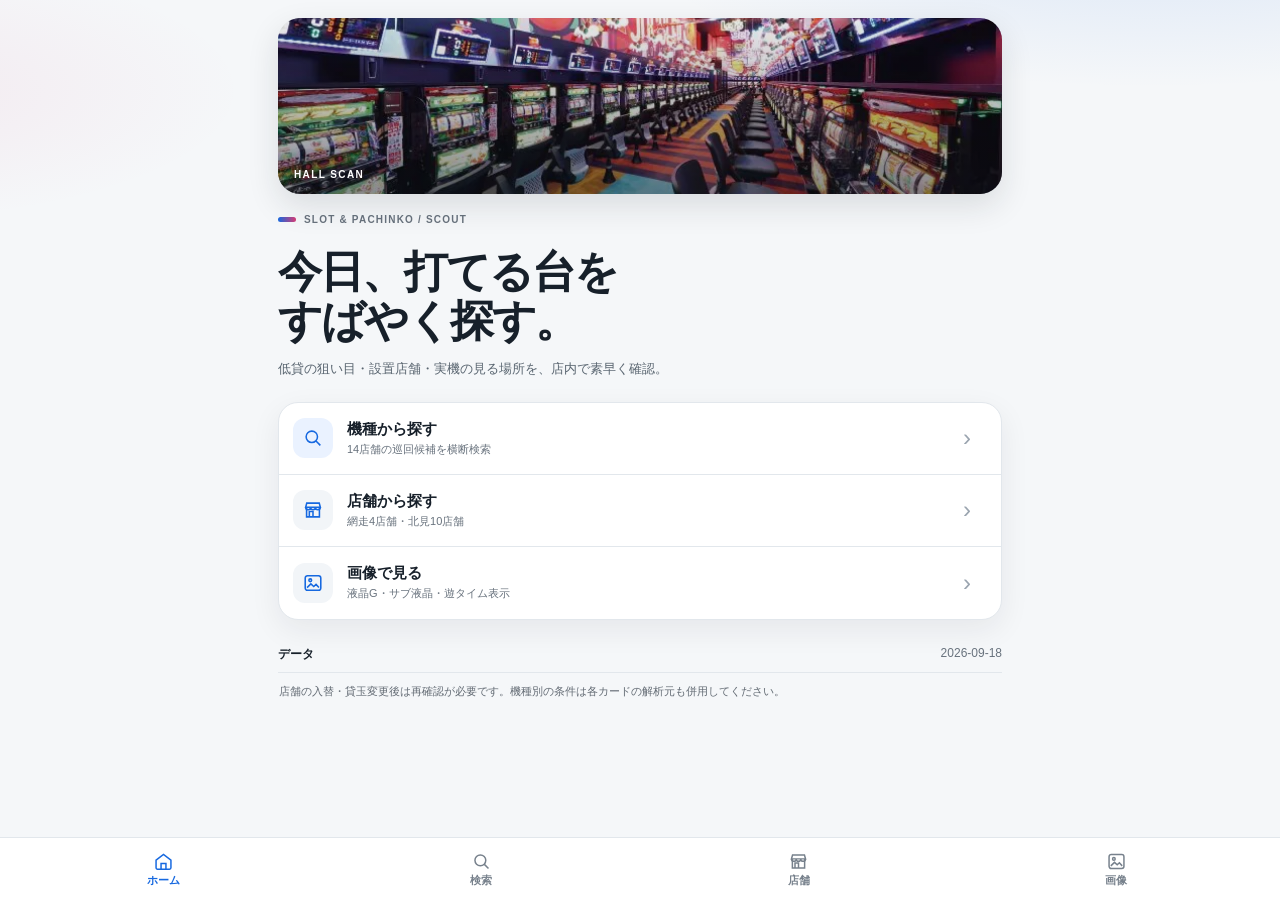
<file: index.html>
<!doctype html><html lang="ja"><head><meta charset="utf-8"><meta name="viewport" content="width=device-width,initial-scale=1,viewport-fit=cover"><meta name="theme-color" content="#f4f6f9"><meta name="color-scheme" content="light"><meta name="apple-mobile-web-app-capable" content="yes"><meta name="apple-mobile-web-app-status-bar-style" content="default"><meta name="apple-mobile-web-app-title" content="HALL SCAN"><link rel="manifest" href="./manifest.webmanifest"><link rel="apple-touch-icon" href="./apple-touch-icon.png"><title>HALL SCAN</title><link rel="stylesheet" href="./app-v2.css"><link rel="stylesheet" href="./app-v3.css"><link rel="stylesheet" href="./hallscan-v315.css"><script src="./fullrate-data-v314.js"></script>
<script src="./machine-strategy-v315.js"></script></head><body class="v21-home"><main class="v21-page"><section class="v32-hero" aria-label="パチスロホール"><img class="v32-heroImg" src="./hero-hall.webp" alt="パチスロホール内観" fetchpriority="high" width="718" height="479" onerror="const p=this.closest('.v32-hero');this.remove();if(p)p.classList.add('is-broken')"><div class="v32-heroShade"><span>HALL SCAN</span></div></section><div class="v21-wordmark"><div class="v21-mark"></div><span>SLOT & PACHINKO / SCOUT</span></div><h1>今日、打てる台を<br>すばやく探す。</h1><p class="lead">低貸の狙い目・設置店舗・実機の見る場所を、店内で素早く確認。</p><div class="v21-actions"><a class="v21-action primary" href="./search.html"><div class="ico"><svg viewBox="0 0 24 24" fill="none" stroke="currentColor"><circle cx="10.7" cy="10.7" r="6.2"/><path d="m15.3 15.3 4.7 4.7"/></svg></div><div><b>機種から探す</b><small>14店舗の巡回候補を横断検索</small></div><div class="arr">›</div></a><a class="v21-action" href="./stores.html"><div class="ico"><svg viewBox="0 0 24 24" fill="none" stroke="currentColor"><path d="M4 9h16l-1.2-4.5H5.2z"/><path d="M5 9v10.5h14V9M8 19.5v-5.8h4v5.8"/><path d="M4 9c0 1.5 1.2 2.7 2.7 2.7S9.4 10.5 9.4 9c0 1.5 1.2 2.7 2.6 2.7S14.6 10.5 14.6 9c0 1.5 1.2 2.7 2.7 2.7S20 10.5 20 9"/></svg></div><div><b>店舗から探す</b><small>網走4店舗・北見10店舗</small></div><div class="arr">›</div></a><a class="v21-action" href="./visual-guide.html"><div class="ico"><svg viewBox="0 0 24 24" fill="none" stroke="currentColor"><rect x="3.5" y="4" width="17" height="16" rx="2.5"/><circle cx="9" cy="9" r="1.5"/><path d="m5.5 17 4.2-4 3.1 2.8 2.5-2.3 3.2 3.5"/></svg></div><div><b>画像で見る</b><small>液晶G・サブ液晶・遊タイム表示</small></div><div class="arr">›</div></a></div><div class="v21-recent" id="recent" hidden></div><section class="v21-section"><div class="v21-sectionhead"><b>データ</b><span>2026-09-18</span></div><p style="font-size:10.5px;color:#626a73;line-height:1.6;margin:10px 1px 0">店舗の入替・貸玉変更後は再確認が必要です。機種別の条件は各カードの解析元も併用してください。</p></section></main><nav class="v21-dock" aria-label="メインナビ"><a class="active" href="./index.html"><svg viewBox="0 0 24 24" fill="none" stroke="currentColor"><path d="M3.5 10.5 12 3.8l8.5 6.7v8.7a1.6 1.6 0 0 1-1.6 1.6H5.1a1.6 1.6 0 0 1-1.6-1.6z"/><path d="M9.2 20.8v-6.6h5.6v6.6"/></svg><span>ホーム</span></a><a class="" href="./search.html"><svg viewBox="0 0 24 24" fill="none" stroke="currentColor"><circle cx="10.7" cy="10.7" r="6.2"/><path d="m15.3 15.3 4.7 4.7"/></svg><span>検索</span></a><a class="" href="./stores.html"><svg viewBox="0 0 24 24" fill="none" stroke="currentColor"><path d="M4 9h16l-1.2-4.5H5.2z"/><path d="M5 9v10.5h14V9M8 19.5v-5.8h4v5.8"/><path d="M4 9c0 1.5 1.2 2.7 2.7 2.7S9.4 10.5 9.4 9c0 1.5 1.2 2.7 2.6 2.7S14.6 10.5 14.6 9c0 1.5 1.2 2.7 2.7 2.7S20 10.5 20 9"/></svg><span>店舗</span></a><a class="" href="./visual-guide.html"><svg viewBox="0 0 24 24" fill="none" stroke="currentColor"><rect x="3.5" y="4" width="17" height="16" rx="2.5"/><circle cx="9" cy="9" r="1.5"/><path d="m5.5 17 4.2-4 3.1 2.8 2.5-2.3 3.2 3.5"/></svg><span>画像</span></a></nav><div id="updateBanner" style="display:none"></div><script>try{const last=localStorage.getItem('okhotsk_last_kitami_store'),area=localStorage.getItem('okhotsk_last_area'),box=document.getElementById('recent');let href='',label='';if(last){href='./'+last;label='前回の北見店舗を開く'}else if(area==='abashiri'){href='./abashiri.html';label='前回の網走ガイドを開く'}if(href){box.hidden=false;box.innerHTML='続きから　<a href="'+href+'">'+label+' →</a>'}}catch(e){}if('serviceWorker'in navigator&&location.protocol!=='file:')addEventListener('load',()=>navigator.serviceWorker.register('./sw.js').then(reg=>reg.update().catch(()=>{})).catch(()=>{}),{once:true});</script><script id="a11y-state-v310">(()=>{
const sel='.filter,.storebtn,.chip,.navbtn,.v21-segments button,button[onclick*="setMode"]';
const isPressed=b=>b.classList.contains('active')||b.classList.contains('on')||b.classList.contains('staractive');
function syncA11y(){
 document.querySelectorAll(sel).forEach(b=>b.setAttribute('aria-pressed',String(isPressed(b))));
 document.querySelectorAll('.star,.fav,.v21-fav').forEach(b=>{const on=b.classList.contains('on');b.setAttribute('aria-pressed',String(on));b.setAttribute('aria-label',on?'お気に入り解除':'お気に入り追加')});
 document.querySelectorAll('.toggle').forEach(b=>{const c=b.closest('.card');const open=!!c&&(c.classList.contains('open')||c.hasAttribute('open'));b.setAttribute('aria-expanded',String(open));b.setAttribute('aria-label',open?'詳細を閉じる':'詳細を開く')});
}
let pending=false;function schedule(){if(pending)return;pending=true;queueMicrotask(()=>{pending=false;syncA11y()})}
document.addEventListener('click',schedule);document.addEventListener('change',schedule);
new MutationObserver(schedule).observe(document.body,{subtree:true,childList:true,attributes:true,attributeFilter:['class','open']});
syncA11y();
})();</script><script src="./hallscan-v315.js"></script></body></html>
</file>
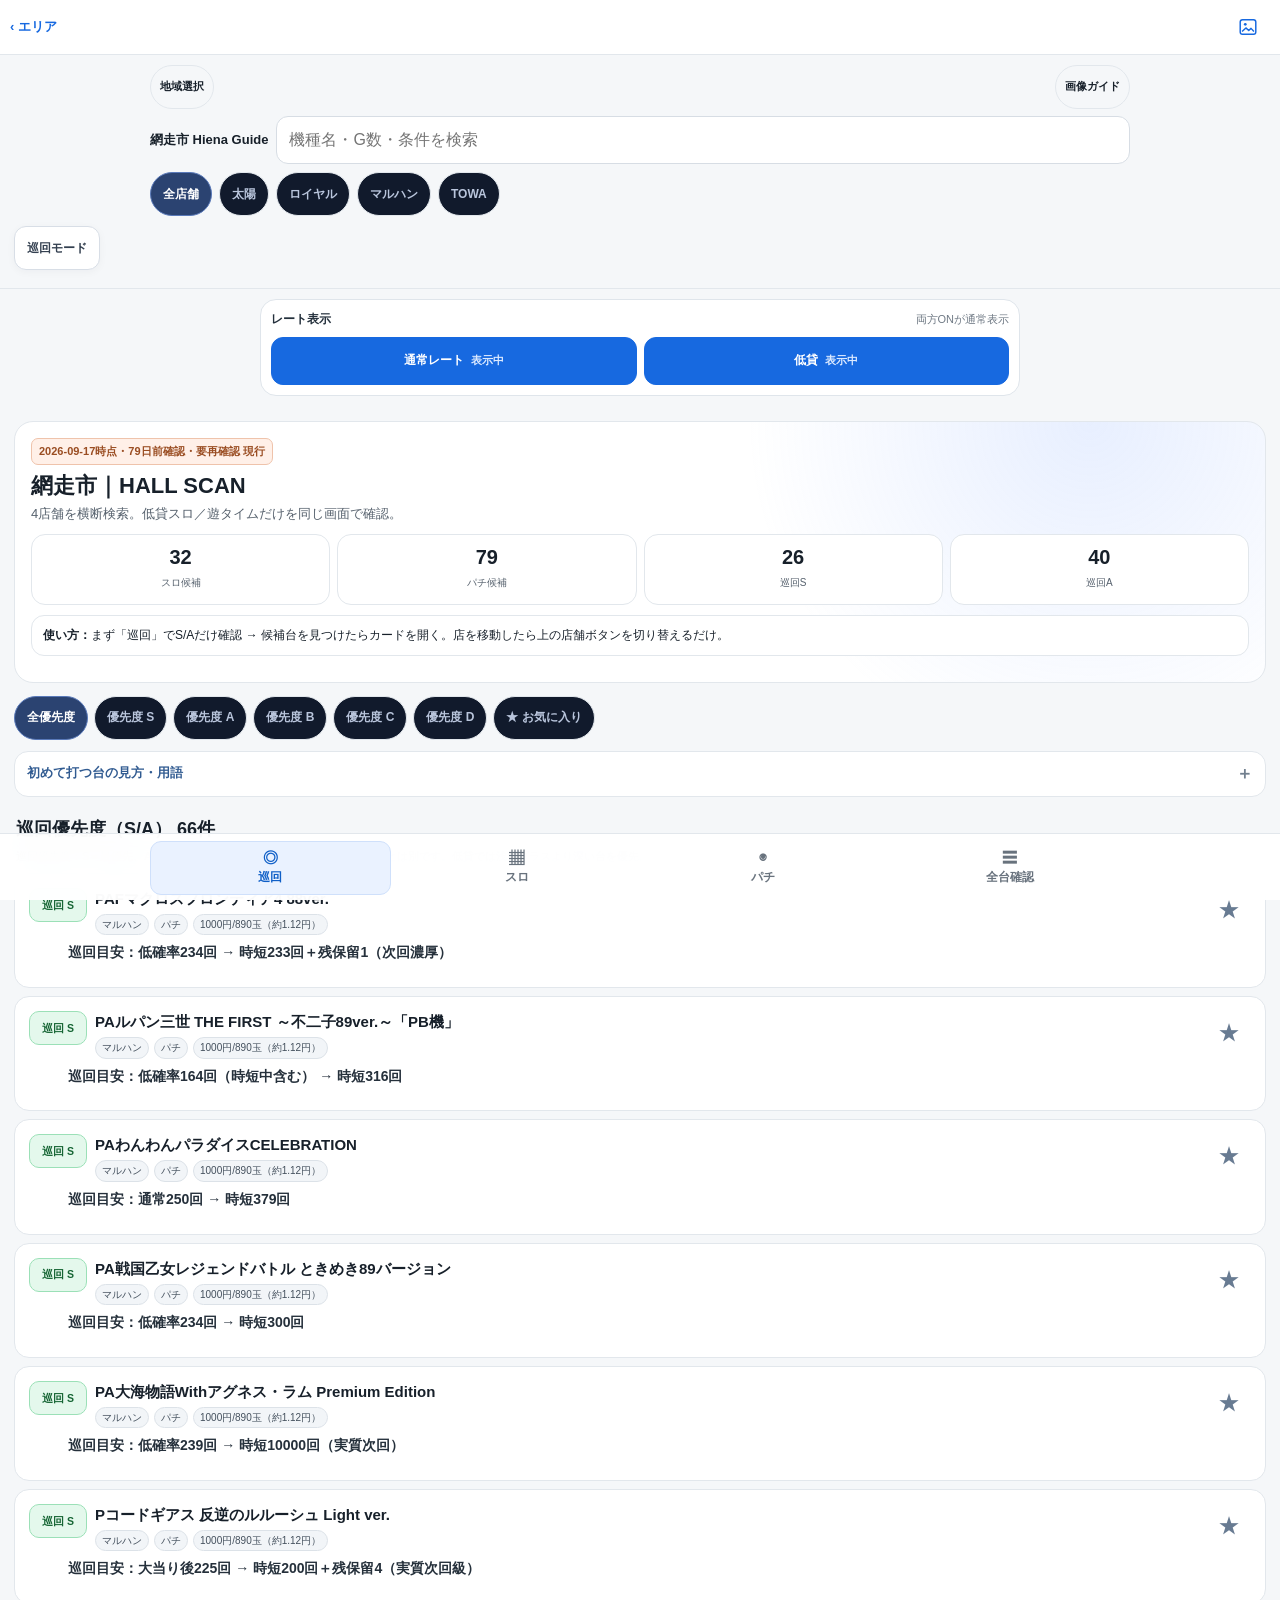
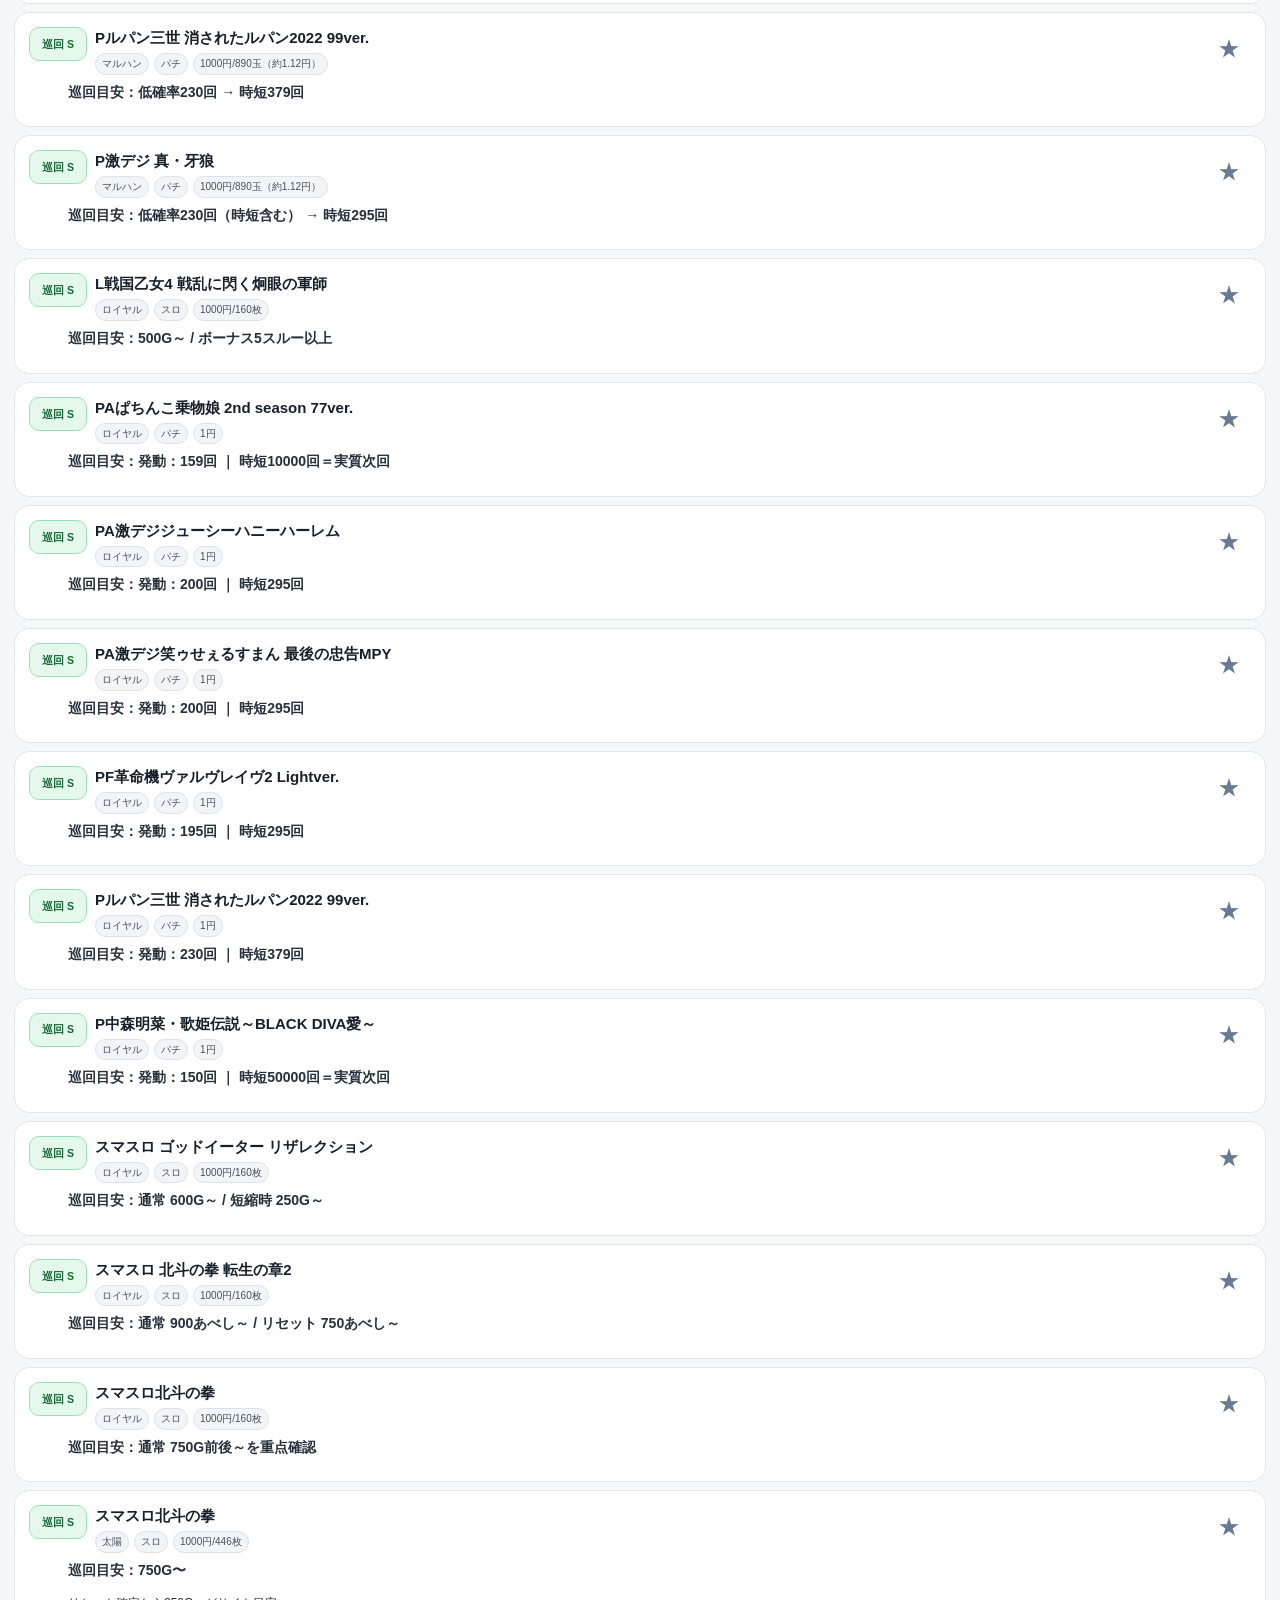
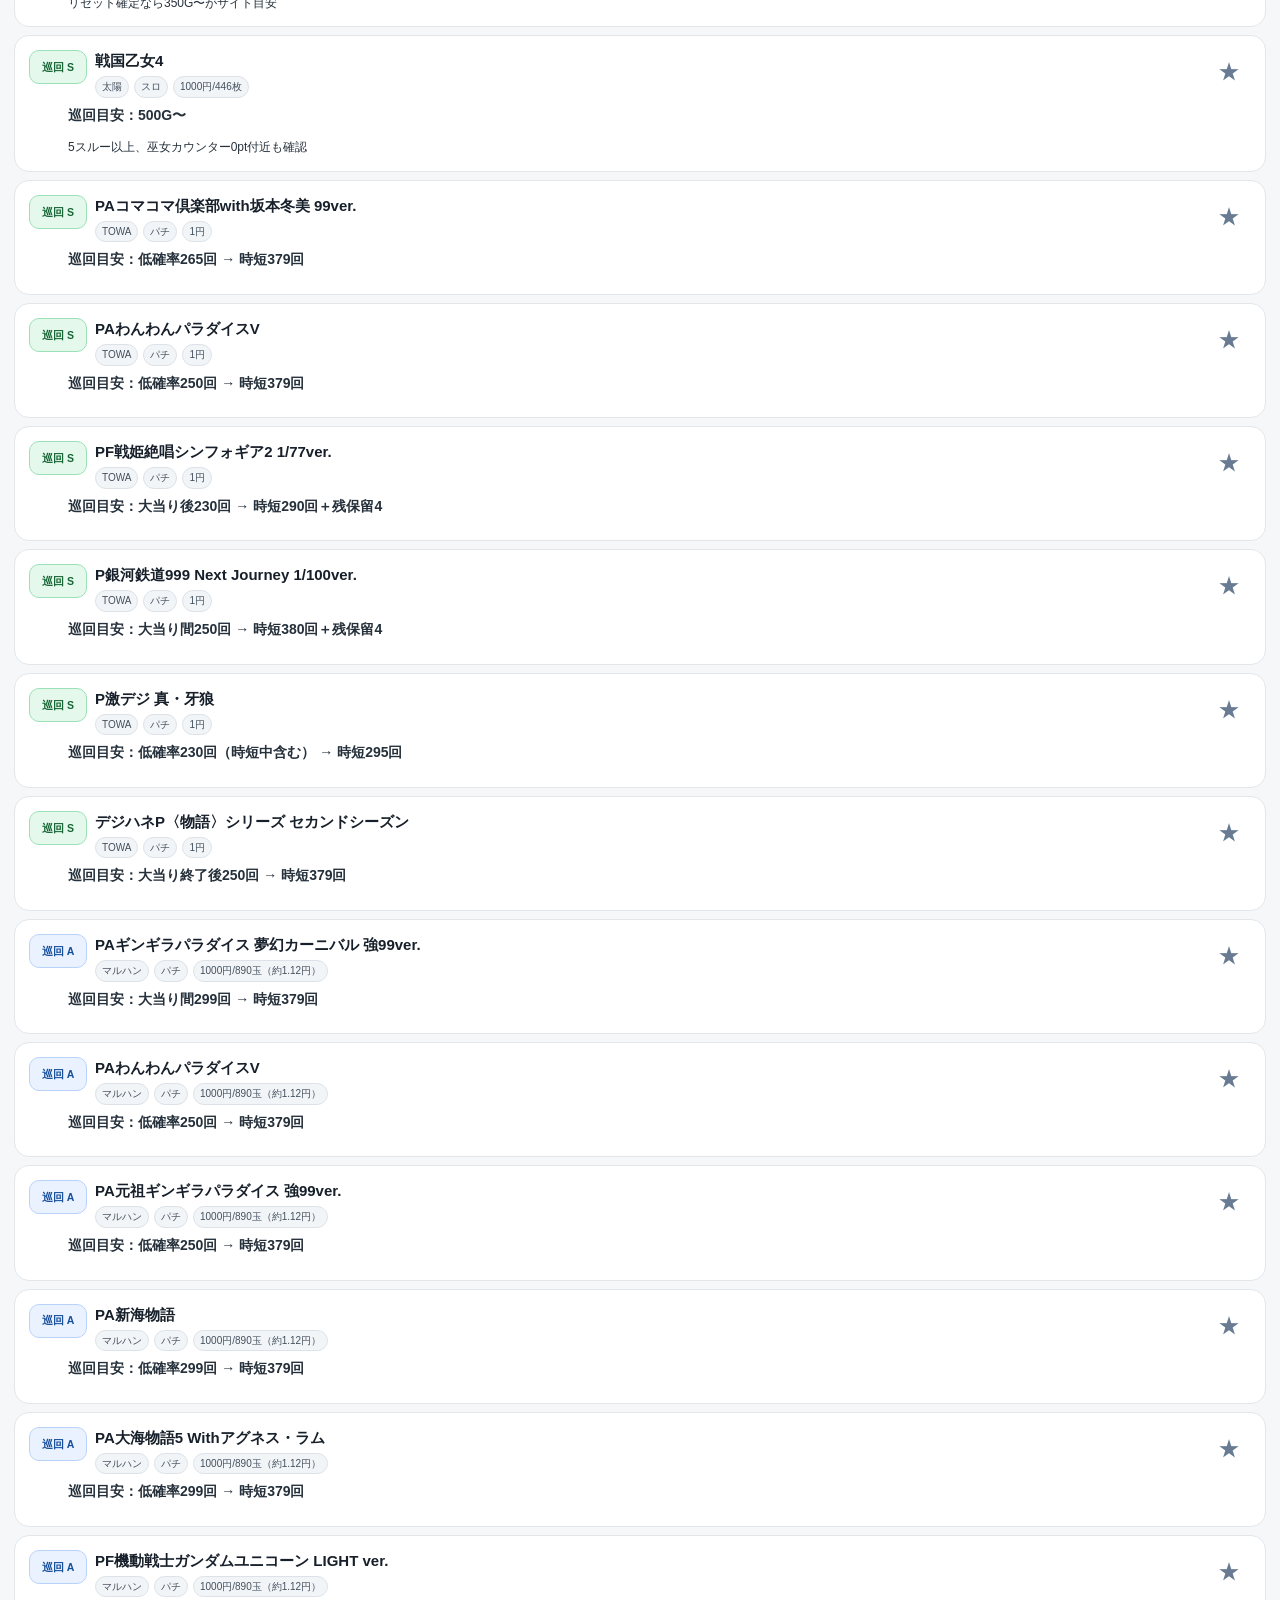
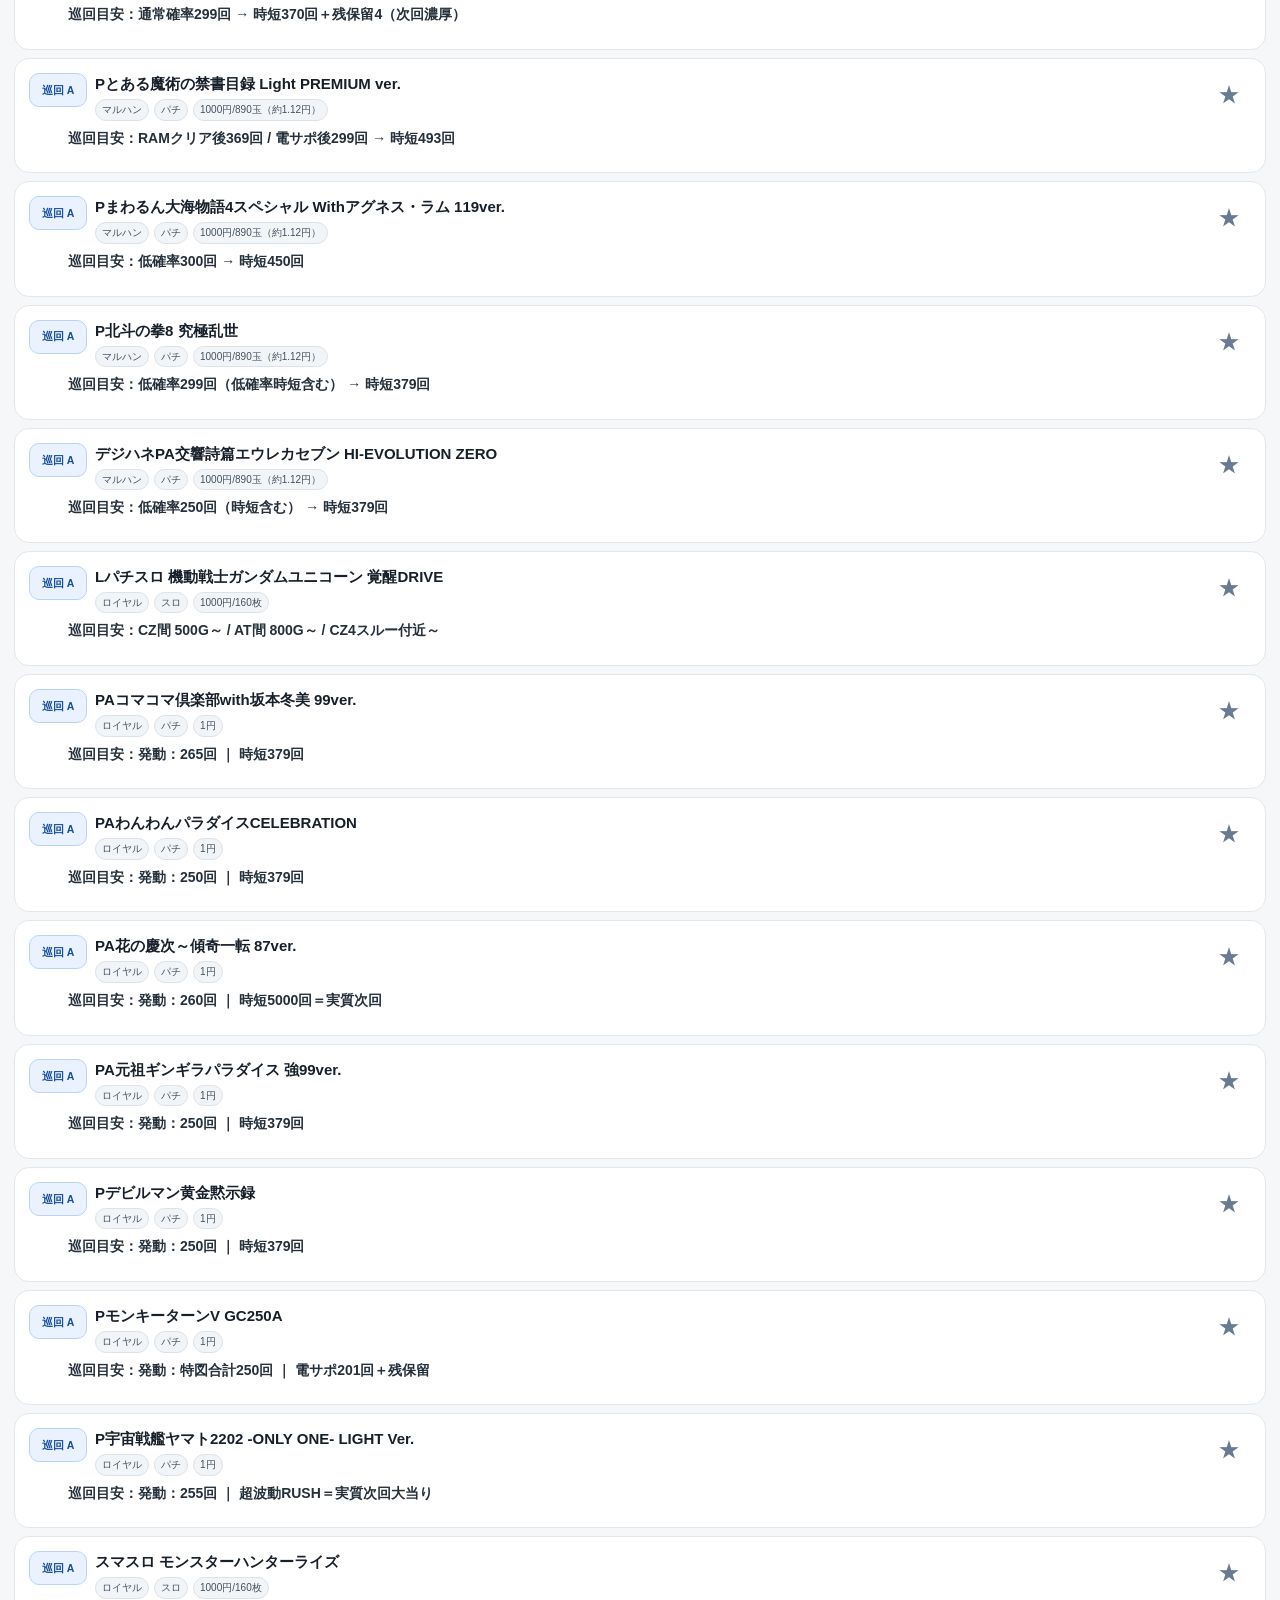
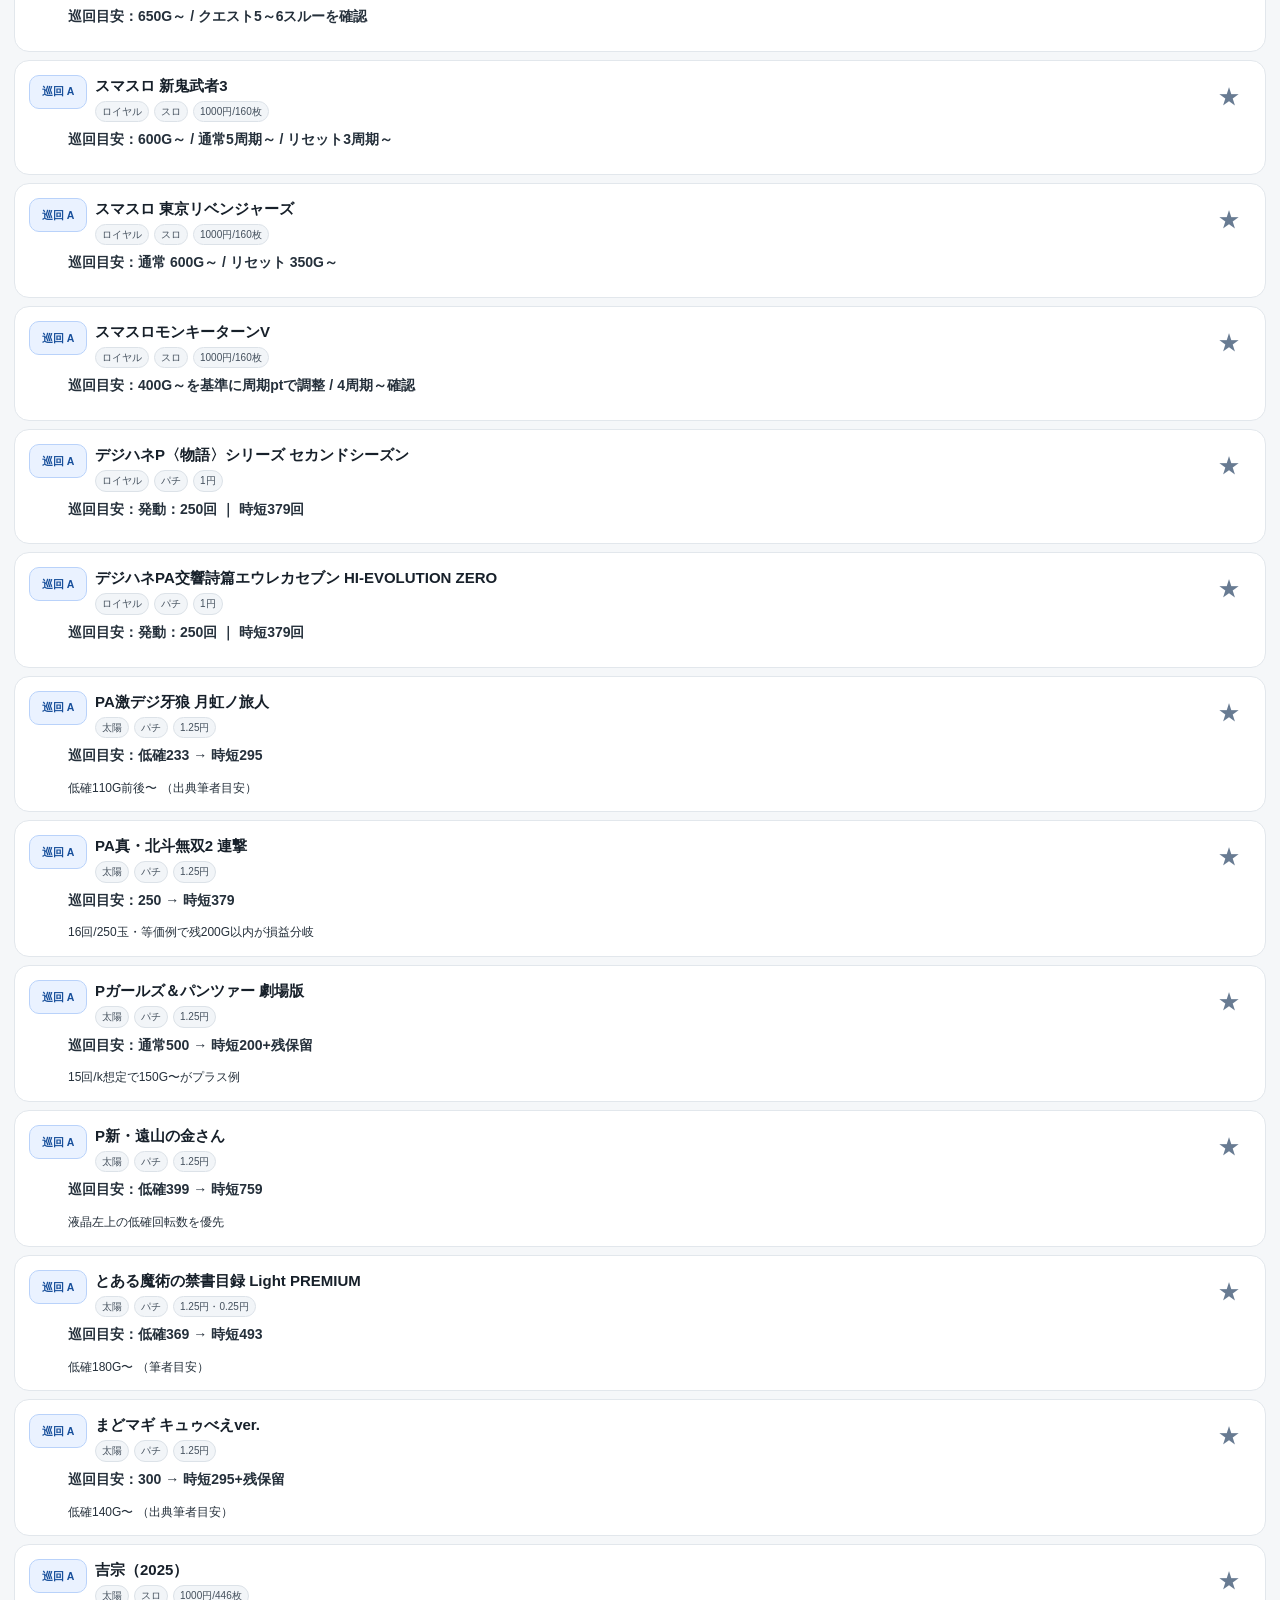
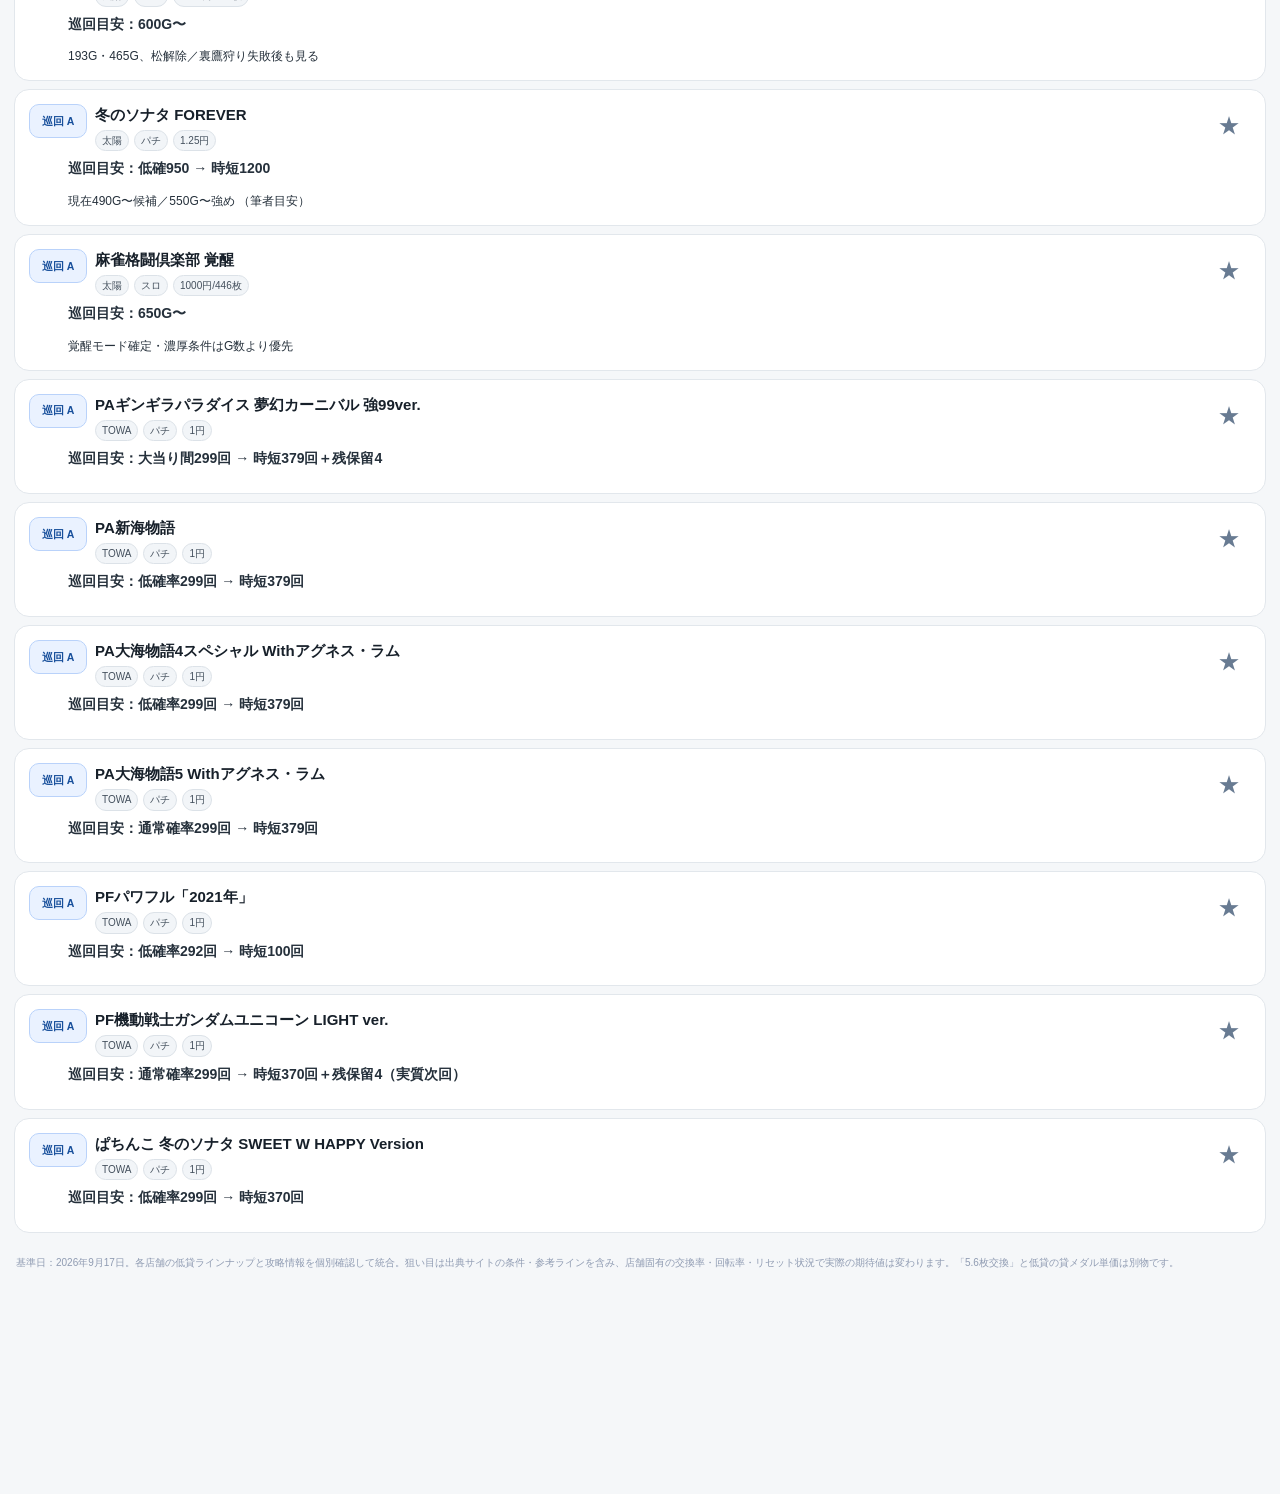
<file: abashiri.html>
<!doctype html>
<html lang="ja"><head>
<meta charset="utf-8"><meta name="viewport" content="width=device-width,initial-scale=1,viewport-fit=cover,user-scalable=no"><meta name="theme-color" content="#f4f6f9"><meta name="apple-mobile-web-app-capable" content="yes"><meta name="apple-mobile-web-app-status-bar-style" content="default"><meta name="color-scheme" content="light">
<title>網走市｜HALL SCAN</title>
<style>
:root{--bg:#0a1020;--bg2:#0e1629;--panel:#131c30;--panel2:#18243b;--line:#2a3857;--text:#f5f7ff;--muted:#aebbd3;--nav:rgba(10,16,32,.94)}
*{box-sizing:border-box;-webkit-tap-highlight-color:transparent}html{scroll-behavior:smooth}body{margin:0;background:linear-gradient(180deg,var(--bg),var(--bg2) 50%,var(--bg));color:var(--text);font-family:-apple-system,BlinkMacSystemFont,"Hiragino Sans","Yu Gothic",Meiryo,sans-serif;line-height:1.55}button,input{font:inherit}a{color:inherit}.hidden{display:none!important}
header{position:sticky;top:0;z-index:40;padding:calc(8px + env(safe-area-inset-top)) 10px 8px;background:rgba(10,16,32,.91);backdrop-filter:blur(18px);border-bottom:1px solid var(--line)}
.top{max-width:980px;margin:auto;display:flex;align-items:center;gap:8px}.brand{font-size:13px;font-weight:900;white-space:nowrap}.search{flex:1;min-width:0;background:#111a2c;border:1px solid var(--line);border-radius:12px;color:white;padding:10px 12px;font-size:16px;outline:none}.storebar{max-width:980px;margin:8px auto 0;display:flex;gap:7px;overflow-x:auto;scrollbar-width:none}.storebar::-webkit-scrollbar,.toolbar::-webkit-scrollbar{display:none}.storebtn,.chip{flex:0 0 auto;border:1px solid var(--line);background:#111a2c;color:#b9c5dc;border-radius:999px;padding:7px 12px;font-size:12px;font-weight:800}.storebtn.active,.chip.active{background:#2b4371;border-color:#5979b9;color:#fff}.chip.staractive{background:#4e401d;color:#ffe394;border-color:#7e672f}
main{max-width:980px;margin:auto;padding:13px 11px 108px}.hero{background:radial-gradient(circle at 86% 0%,rgba(131,170,255,.19),transparent 31%),var(--panel);border:1px solid var(--line);border-radius:19px;padding:16px;margin-bottom:11px}.eyebrow{display:inline-block;background:#172640;color:#cbdcff;border:1px solid #263b62;border-radius:999px;padding:3px 8px;font-size:11px}.hero h1{font-size:22px;line-height:1.25;margin:7px 0 5px}.hero p{margin:4px 0;color:var(--muted);font-size:13px}.grid{display:grid;grid-template-columns:repeat(4,1fr);gap:7px;margin:10px 0}.kpi{background:var(--panel);border:1px solid var(--line);border-radius:14px;padding:10px 8px;text-align:center}.kpi b{display:block;font-size:20px;line-height:1.2}.kpi span{font-size:10px;color:var(--muted)}.notice{background:#211c14;border:1px solid #51452d;color:#ffe5a4;border-radius:13px;padding:10px 11px;margin:10px 0;font-size:12px}.toolbar{display:flex;gap:6px;overflow-x:auto;scrollbar-width:none;margin:8px 0 9px;padding:2px 0}h2{font-size:18px;margin:19px 2px 8px}.sectionnote{font-size:11px;color:var(--muted);margin:-4px 2px 8px}
.card{background:var(--panel);border:1px solid var(--line);border-radius:15px;margin:8px 0;overflow:hidden}.card[open]{background:var(--panel2)}summary{list-style:none;cursor:pointer;padding:12px}summary::-webkit-details-marker{display:none}.sumrow{display:flex;align-items:flex-start;gap:8px}.rank{width:31px;height:25px;display:inline-flex;align-items:center;justify-content:center;border-radius:8px;font-weight:900;font-size:12px;flex:0 0 auto}.rank.s{background:rgba(93,226,174,.16);border:1px solid rgba(93,226,174,.5);color:#87efc7}.rank.a{background:rgba(131,170,255,.16);border:1px solid rgba(131,170,255,.5);color:#abc6ff}.rank.b{background:rgba(255,211,109,.14);border:1px solid rgba(255,211,109,.42);color:#ffe091}.rank.c{background:rgba(255,156,104,.13);border:1px solid rgba(255,156,104,.4);color:#ffc09b}.rank.d{background:rgba(255,119,134,.13);border:1px solid rgba(255,119,134,.4);color:#ffabb5}.namewrap{min-width:0;flex:1}.machine{font-weight:800;font-size:14px;line-height:1.35}.meta{display:flex;gap:5px;flex-wrap:wrap;margin-top:5px}.tag{display:inline-block;padding:2px 6px;border-radius:999px;background:#10182a;border:1px solid var(--line);color:#becae0;font-size:10px}.quick{font-size:12px;color:#d5def0;margin:7px 0 0 39px}.sub{font-size:11px;color:var(--muted);margin:3px 0 0 39px}.fav{border:0;background:transparent;color:#72809c;font-size:22px;line-height:1;padding:1px 2px}.fav.on{color:#ffd76f}.body{border-top:1px solid var(--line);padding:0 12px 12px}.detail{font-size:12px;color:#d7e0ef;margin:10px 0}.source{display:inline-block;text-decoration:none;background:#21365c;border:1px solid #385989;color:#e3edff;border-radius:9px;padding:7px 9px;font-size:11px}.storehead{background:var(--panel);border:1px solid var(--line);border-radius:15px;padding:12px;margin:9px 0}.storehead b{font-size:15px}.storehead p{font-size:11px;color:var(--muted);margin:3px 0 0}.empty{background:var(--panel);border:1px dashed var(--line);border-radius:15px;padding:22px 14px;text-align:center;color:var(--muted);font-size:13px}.audit{background:var(--panel);border:1px solid var(--line);border-radius:15px;margin:8px 0;padding:4px 10px}.audit summary{font-weight:800;font-size:13px;padding:10px 3px}.audit ul{columns:2;column-gap:22px;padding-left:18px;margin:6px 0 12px}.audit li{break-inside:avoid;margin:3px 0;font-size:11px;color:#c9d3e6}
.bottom{position:fixed;left:0;right:0;bottom:0;z-index:50;background:var(--nav);backdrop-filter:blur(18px);border-top:1px solid var(--line);padding:7px 8px calc(7px + env(safe-area-inset-bottom))}.nav{max-width:980px;margin:auto;display:grid;grid-template-columns:repeat(4,1fr);gap:6px}.navbtn{border:1px solid var(--line);background:#111a2c;color:#aebbd2;border-radius:11px;padding:8px 2px 7px;font-weight:800;font-size:11px}.navbtn.active{background:#2b4371;color:#fff;border-color:#5878b8}.navicon{display:block;font-size:15px;line-height:1.1;margin-bottom:2px}.footer{font-size:10px;color:#8f9bb2;margin:22px 2px}.count{font-variant-numeric:tabular-nums}
@media(max-width:600px){.grid{grid-template-columns:repeat(2,1fr)}.hero h1{font-size:20px}.audit ul{columns:1}.brand{display:none}}

.globalbar{max-width:980px;margin:0 auto 7px;display:flex;align-items:center;gap:7px;font-size:11px}
.globalbar span{flex:1}.globalbar a{display:inline-flex;align-items:center;min-height:30px;padding:5px 9px;border:1px solid var(--line);border-radius:999px;background:rgba(255,255,255,.055);color:var(--text);text-decoration:none;font-weight:750}
@media(max-width:430px){.globalbar{margin-bottom:6px}.globalbar a{min-height:29px;padding:4px 8px}}

html{min-height:100%;background:var(--bg);scroll-padding-top:calc(112px + env(safe-area-inset-top))}
body{min-height:100dvh;padding-bottom:max(env(safe-area-inset-bottom),0px)}
header{padding-top:calc(10px + env(safe-area-inset-top));padding-left:max(10px,env(safe-area-inset-left));padding-right:max(10px,env(safe-area-inset-right))}
main{padding-bottom:calc(116px + env(safe-area-inset-bottom))}
.bottom{padding-left:max(8px,env(safe-area-inset-left));padding-right:max(8px,env(safe-area-inset-right));padding-bottom:calc(8px + max(env(safe-area-inset-bottom),18px))}
@supports(height:100dvh){body{min-height:100dvh}}
</style><style>html,body{width:100%;max-width:100%;overflow-x:hidden}img,video,canvas,svg{max-width:100%;height:auto}</style><link rel="stylesheet" href="./app-v2.css">
<link rel="manifest" href="./manifest.webmanifest"><link rel="apple-touch-icon" href="./apple-touch-icon.png"><link rel="stylesheet" href="./app-v3.css"><link rel="stylesheet" href="./hallscan-v315.css"><script src="./fullrate-data-v314.js"></script>
<script src="./machine-strategy-v315.js"></script></head>
<body class="v2-abashiri"><div id="v32AbashiriHero" class="v32-storeHero v32-abashiriHero" hidden><img alt="" fetchpriority="high"><div class="v32-storeHeroShade"></div></div><nav class="v2-appbar"><a class="v2-back" href="./index.html">‹ エリア</a><div></div><a class="v2-tool" href="./visual-guide.html" aria-label="画像ガイド"><svg viewBox="0 0 24 24" aria-hidden="true"><rect x="3.5" y="4" width="17" height="16" rx="2.5" fill="none" stroke="currentColor" stroke-width="1.6"/><circle cx="9" cy="9" r="1.5" fill="currentColor"/><path d="m5.5 17 4.2-4 3.1 2.8 2.5-2.3 3.2 3.5" fill="none" stroke="currentColor" stroke-width="1.6" stroke-linejoin="round"/></svg></a></nav><header><div class="globalbar"><a href="./index.html">地域選択</a><span></span><a href="./visual-guide.html">画像ガイド</a></div><div class="top"><div class="brand">網走市 Hiena Guide</div><input id="search" class="search" type="search" placeholder="機種名・G数・条件を検索" autocomplete="off"></div><div id="storebar" class="storebar"></div></header>
<main><div id="hero" class="hero"></div><div id="toolbar" class="toolbar"></div><details class="v311-help"><summary>初めて打つ台の見方・用語</summary><div class="v311-helpbody"><p><b>読み順：</b>「まず見る」→「座る目安」→必要なら詳細。矢印（→）は左から確認します。</p><div class="v311-glossary"><span><b>G</b> ゲーム数</span><span><b>液晶G</b> 台の画面に出るG数</span><span><b>実G</b> 実際に消化したG数</span><span><b>AT</b> 出玉を増やすメイン区間</span><span><b>CZ</b> AT・ボーナス等へのチャンス区間</span><span><b>AT間/CZ間</b> 前回のAT/CZからの経過</span><span><b>スルー</b> 次の当たり等につながらず終わった回数</span><span><b>pt</b> ポイント</span><span><b>BIG/REG</b> ボーナスの種類</span><span><b>BC/BT</b> バジリスク系のボーナス/AT名称</span><span><b>リセット</b> 設定変更などで内部状態が初期化された状態</span><span><b>ST</b> 大当り確率が高い区間</span><span><b>時短</b> 電サポ付きの通常確率区間（機種ごとの例外あり）</span><span><b>RAMクリア</b> 内部カウントが初期化された状態</span><span><b>宵越し</b> 前日から内部カウントが引き継がれた状態</span><span><b>示唆</b> 内部状態のヒント。確定とは限らない</span></div><p class="v311-caution"><b>迷ったら見送る：</b>ST/時短やリセット状態など、カードに必要な条件を判別できない台は残りGを推測して打たない。</p></div></details><div id="content"></div><div class="footer">基準日：2026年9月17日。各店舗の低貸ラインナップと攻略情報を個別確認して統合。狙い目は出典サイトの条件・参考ラインを含み、店舗固有の交換率・回転率・リセット状況で実際の期待値は変わります。「5.6枚交換」と低貸の貸メダル単価は別物です。</div></main>
<nav class="bottom"><div class="nav"><button class="navbtn active" data-view="patrol"><span class="navicon">◎</span>巡回</button><button class="navbtn" data-view="slot"><span class="navicon">▦</span>スロ</button><button class="navbtn" data-view="pachi"><span class="navicon">◉</span>パチ</button><button class="navbtn" data-view="audit"><span class="navicon">☰</span>全台確認</button></div></nav>
<script>
const CARDS=[{"store": "maruhan", "kind": "pachi", "rank": "S", "name": "PAFマクロスフロンティア4 88ver.", "quick": "低確率234回 → 時短233回＋残保留1（次回濃厚）", "sub": "", "detail": "巡回： 一種二種でデータカウンター上のハマり回転数をそのまま見やすい。非常に巡回向き。 注意： 右打ち中実質約1/2なので、遊タイム到達＝次回大当り＆RUSH濃厚。 ハイエナ/解説 ↗ 仕様確認 ↗", "source": "https://slotjin.com/yutime/macross4/", "rate": "1000円/890玉（約1.12円）", "id": "maruhan-pachi-83"}, {"store": "maruhan", "kind": "pachi", "rank": "S", "name": "PAわんわんパラダイスCELEBRATION", "quick": "通常250回 → 時短379回", "sub": "", "detail": "巡回： 時短後なら残り200回。大当り期待度約97.8%で恩恵が強い。 注意： 交換率・実回転率で狙い目は変動。残り回転だけで期待値確定とはしない。 ハイエナ/解説 ↗ 仕様確認 ↗", "source": "https://daiyomi.com/machine/wanpara-cele/", "rate": "1000円/890玉（約1.12円）", "id": "maruhan-pachi-84"}, {"store": "maruhan", "kind": "pachi", "rank": "S", "name": "PAルパン三世 THE FIRST ～不二子89ver.～「PB機」", "quick": "低確率164回（時短中含む） → 時短316回", "sub": "", "detail": "巡回： 天井が非常に浅い。初当り後の時短40回もカウント対象。 注意： 設定付き。時短164回が選ばれた場合は、その後そのまま遊タイムへつながる仕様。 ハイエナ/解説 ↗ 仕様確認 ↗", "source": "https://www.p-world.co.jp/machine/database/9992", "rate": "1000円/890玉（約1.12円）", "id": "maruhan-pachi-78"}, {"store": "maruhan", "kind": "pachi", "rank": "S", "name": "PA大海物語Withアグネス・ラム Premium Edition", "quick": "低確率239回 → 時短10000回（実質次回）", "sub": "", "detail": "巡回： 最優先。電サポ50回経由なら実質残り199回のケースあり。 注意： データカウンター表示と低確率消化数がズレる場合あり。ST10回は高確率なので遊タイムカウント外。 ハイエナ/解説 ↗ 仕様確認 ↗", "source": "https://pachimaga.com/free/mach/maker-p/agnespremium.php", "rate": "1000円/890玉（約1.12円）", "id": "maruhan-pachi-77"}, {"store": "maruhan", "kind": "pachi", "rank": "S", "name": "PA戦国乙女レジェンドバトル ときめき89バージョン", "quick": "低確率234回 → 時短300回", "sub": "", "detail": "巡回： 遊タイム当選期待度約96.7～97.5%。レジェンドバトル後は134回で到達するケースあり。 注意： 6段階設定付きPB機。遊タイムは大当り間1回のみ。 ハイエナ/解説 ↗ 仕様確認 ↗", "source": "https://slotjin.com/yutime/tokimeki89/", "rate": "1000円/890玉（約1.12円）", "id": "maruhan-pachi-82"}, {"store": "maruhan", "kind": "pachi", "rank": "S", "name": "Pコードギアス 反逆のルルーシュ Light ver.", "quick": "大当り後225回 → 時短200回＋残保留4（実質次回級）", "sub": "", "detail": "巡回： 天井が浅く、データ上のハマりだけでも候補にしやすい。 注意： 同店には「Rebellion to Re;surrection ライトver.」もあるが、そちらは遊タイム非搭載。機種名を混同しない。 ハイエナ/解説 ↗ 仕様確認 ↗", "source": "https://www.p-world.co.jp/machine/database/9590", "rate": "1000円/890玉（約1.12円）", "id": "maruhan-pachi-79"}, {"store": "maruhan", "kind": "pachi", "rank": "S", "name": "Pルパン三世 消されたルパン2022 99ver.", "quick": "低確率230回 → 時短379回", "sub": "", "detail": "巡回： 遊タイム到達時の当選期待度約97.8%。GOLDEN TIME100後は残り153回。 注意： 100%ST23回なので、ホールデータ上では大当り後253回付近で発動するケースがある。 ハイエナ/解説 ↗ 仕様確認 ↗", "source": "https://slonuu.com/pg/99erasedlupin2022", "rate": "1000円/890玉（約1.12円）", "id": "maruhan-pachi-81"}, {"store": "maruhan", "kind": "pachi", "rank": "S", "name": "P激デジ 真・牙狼", "quick": "低確率230回（時短含む） → 時短295回", "sub": "", "detail": "巡回： 初当り後は時短50回なので、終了後は遊タイムまで実質180回ぶん進んでいる。 注意： 突然時短も搭載。データカウンターだけでなく、直前の電サポ状況も確認。 ハイエナ/解説 ↗ 仕様確認 ↗", "source": "https://www.p-world.co.jp/machine/database/9666", "rate": "1000円/890玉（約1.12円）", "id": "maruhan-pachi-80"}, {"store": "royal", "kind": "pachi", "rank": "S", "name": "PAぱちんこ乗物娘 2nd season 77ver.", "quick": "発動：159回 ｜ 時短10000回＝実質次回", "sub": "", "detail": "1円パチ 遊タイム データ確認： 旧77ver.の200回と混同しない。2026年版は159回。 ※発動条件は低確率・電サポ等の数え方が機種ごとに異なります。データカウンターの表示だけで決めないこと。 仕様・出典を開く ↗", "source": "https://www.p-world.co.jp/machine/database/10422", "rate": "1円", "id": "royal-pachi-29"}, {"store": "royal", "kind": "pachi", "rank": "S", "name": "PA激デジジューシーハニーハーレム", "quick": "発動：200回 ｜ 時短295回", "sub": "", "detail": "1円パチ 遊タイム データ確認： RUSHスルー直後なら残り152回。 ※発動条件は低確率・電サポ等の数え方が機種ごとに異なります。データカウンターの表示だけで決めないこと。 仕様・出典を開く ↗", "source": "https://www.p-world.co.jp/machine/database/9894", "rate": "1円", "id": "royal-pachi-31"}, {"store": "royal", "kind": "pachi", "rank": "S", "name": "PA激デジ笑ゥせぇるすまん 最後の忠告MPY", "quick": "発動：200回 ｜ 時短295回", "sub": "", "detail": "1円パチ 遊タイム データ確認： データランプと低確率消化数がズレる場合あり。 ※発動条件は低確率・電サポ等の数え方が機種ごとに異なります。データカウンターの表示だけで決めないこと。 仕様・出典を開く ↗", "source": "https://www.p-world.co.jp/machine/database/9583", "rate": "1円", "id": "royal-pachi-32"}, {"store": "royal", "kind": "pachi", "rank": "S", "name": "PF革命機ヴァルヴレイヴ2 Lightver.", "quick": "発動：195回 ｜ 時短295回", "sub": "", "detail": "1円パチ 遊タイム データ確認： 電サポ120回終了後なら最短75回で到達する場合あり。 ※発動条件は低確率・電サポ等の数え方が機種ごとに異なります。データカウンターの表示だけで決めないこと。 仕様・出典を開く ↗", "source": "https://www.p-world.co.jp/machine/database/9544", "rate": "1円", "id": "royal-pachi-30"}, {"store": "royal", "kind": "pachi", "rank": "S", "name": "Pルパン三世 消されたルパン2022 99ver.", "quick": "発動：230回 ｜ 時短379回", "sub": "", "detail": "1円パチ 遊タイム データ確認： GOLDEN TIME100後なら残り153回。 ※発動条件は低確率・電サポ等の数え方が機種ごとに異なります。データカウンターの表示だけで決めないこと。 仕様・出典を開く ↗", "source": "https://www.p-world.co.jp/machine/database/9869", "rate": "1円", "id": "royal-pachi-33"}, {"store": "royal", "kind": "pachi", "rank": "S", "name": "P中森明菜・歌姫伝説～BLACK DIVA愛～", "quick": "発動：150回 ｜ 時短50000回＝実質次回", "sub": "", "detail": "1円パチ 遊タイム データ確認： ST80回は低確率回転に含まれない。遊タイムまでの実カウント確認を優先。 ※発動条件は低確率・電サポ等の数え方が機種ごとに異なります。データカウンターの表示だけで決めないこと。 仕様・出典を開く ↗", "source": "https://www.p-world.co.jp/machine/database/10120", "rate": "1円", "id": "royal-pachi-28"}, {"store": "royal", "kind": "slot", "rank": "S", "name": "L戦国乙女4 戦乱に閃く炯眼の軍師", "quick": "500G～ / ボーナス5スルー以上", "sub": "", "detail": "G数/スルー 巡回優先 最大799G+α。現在G数だけでも候補抽出しやすい。ボーナススルー、巫女カウンター、天国・穢れなど追加条件もある。 注意： 500Gは攻略サイトの5.6枚交換向け参考ライン。ロイヤル専用の正確な円期待値ではない。 攻略元サイトを開く ↗", "source": "https://nana-press.com/kaiseki/machine/597/22706/", "rate": "1000円/160枚", "id": "royal-slot-25"}, {"store": "royal", "kind": "slot", "rank": "S", "name": "スマスロ ゴッドイーター リザレクション", "quick": "通常 600G～ / 短縮時 250G～", "sub": "", "detail": "G数/短縮 巡回優先 通常天井1000G+α、短縮時600G+α。短縮条件が分かると非常に強い。100G・300GのゾーンやAT後バカンスモードにも注意。 注意： 短縮を誤認すると評価がズレる。まず前回状況・リセット有無を確認。 攻略元サイトを開く ↗", "source": "https://nana-press.com/kaiseki/machine/767/22717/", "rate": "1000円/160枚", "id": "royal-slot-27"}, {"store": "royal", "kind": "slot", "rank": "S", "name": "スマスロ 北斗の拳 転生の章2", "quick": "通常 900あべし～ / リセット 750あべし～", "sub": "", "detail": "G数/あべし 巡回優先 最大1536あべし。設定変更時は1280あべしに短縮。液晶左上のあべし数を直接確認でき、座る前の判定が非常に簡単。天撃失敗後は天国濃厚も狙い目。 注意： G数ではなく『あべし』が本体。目安換算は1G≒1.5あべし。店の1000円/160枚と攻略サイトの『5.6枚交換』は別物。 攻略元サイトを開く ↗", "source": "https://nana-press.com/kaiseki/machine/1059/33024/", "rate": "1000円/160枚", "id": "royal-slot-24"}, {"store": "royal", "kind": "slot", "rank": "S", "name": "スマスロ北斗の拳", "quick": "通常 750G前後～を重点確認", "sub": "", "detail": "G数 巡回優先 通常天井1268G+α。設定変更時は800G+αへ短縮。サブ液晶のG数が見やすく、巡回時に数秒で候補判定できる。 注意： リセット確定なら通常時と価値が大きく違う。朝一条件は別査定。 攻略元サイトを開く ↗", "source": "https://nana-press.com/kaiseki/machine/514/13775/", "rate": "1000円/160枚", "id": "royal-slot-26"}, {"store": "taiyo", "kind": "slot", "rank": "S", "name": "スマスロ北斗の拳", "quick": "750G〜", "sub": "リセット確定なら350G〜がサイト目安", "detail": "② スマスロ北斗の拳 G数だけで判定しやすい 座る前に見る順番 1268G+α 通常天井 800G+α 設定変更後天井 750G〜 5.6枚交換の掲載狙い目 サブ液晶の現在G数 を見る。 朝一などで 設定変更が確実か を切り分ける。確実なら天井800G+α。 通常条件なら、なな徹の目安は等価650G〜／5.6枚交換750G〜。 300G・777G・800G到達時には天井短縮抽選あり。 実戦フィルター： 通常は750G以上を優先。650〜749Gは「他に候補がない時の確認台」。リセット確定なら350G〜が5.6枚交換のサイト目安。 注意： 「リセットっぽい」だけで浅いG数から座るのは危険。リセット判別に自信がないなら通常天井前提で見る。 引用：なな徹「スマスロ北斗の拳」— サブ液晶のG数表示。 通常時の打ち出しG 等価期待値（サイト掲載） 5.6枚交換期待値（サイト掲載） 使い方 650G +873円 -211円 等価の狙い目ライン 700G +1,183円 +98円 境目 750G +1,536円 +450円 5.6枚交換の狙い目ライン 1000G +4,145円 +3,049円 かなり強い 出典： なな徹「スマスロ北斗の拳 ゲーム数天井・期待値・狙い目」 元ページ 。期待値表は設定1・AT後1Gヤメ等の同サイト算出条件。", "source": "https://nana-press.com/kaiseki/machine/514/13775/", "rate": "1000円/446枚", "id": "taiyo-slot-1"}, {"store": "taiyo", "kind": "slot", "rank": "S", "name": "戦国乙女4", "quick": "500G〜", "sub": "5スルー以上、巫女カウンター0pt付近も確認", "detail": "① 戦国乙女4 最も巡回向き 座る前に見る順番 799G+α 通常時の最大天井 500G〜 5.6枚交換の掲載狙い目 5スルー+ ボーナススルー狙い目 液晶の現在G数 を確認。 データカウンターから ボーナスAT非当選の連続回数 を確認。5スルー以上は強い候補。 リール右の 巫女カウンター を見る。0ptに近いほどCZ抽選が近い。 AT終了直後なら即ヤメ台か、 白夜ステージ 等の強い示唆がないか確認。 山下通り店での実戦フィルター： 「500Gを超えたら確認、600G以上なら優先度を上げる」。5スルー以上はG数が浅くても別枠で確認。 捨て注意： AT終了後は（超）強カワループがあるため、なな徹は約30G様子見を案内。天国示唆があれば99G+αまで、5スルー以上なら打ち切り推奨。 引用：なな徹「戦国乙女4」— 実機のゲーム数カウンター。巡回時はまずここを見る。 出典： なな徹「戦国乙女4 狙い目の詳細」「ヤメ時の詳細」 狙い目ページ ／ ヤメ時ページ", "source": "https://nana-press.com/kaiseki/machine/597/22706/", "rate": "1000円/446枚", "id": "taiyo-slot-0"}, {"store": "towa", "kind": "pachi", "rank": "S", "name": "PAわんわんパラダイスV", "quick": "低確率250回 → 時短379回", "sub": "", "detail": "巡回： 通常大当り後の時短50回は低確率なのでカウント対象。通常時復帰後は実質残り200回。 注意： ST突入時は高確率50回のため、その区間は遊タイムカウント外。データ表示とズレる。 仕様・解説を開く ↗", "source": "https://www.p-world.co.jp/machine/database/9313", "rate": "1円", "id": "towa-pachi-101"}, {"store": "towa", "kind": "pachi", "rank": "S", "name": "PAコマコマ倶楽部with坂本冬美 99ver.", "quick": "低確率265回 → 時短379回", "sub": "", "detail": "巡回： 浅めの265回天井。甘デジで379回の時短なので到達恩恵も大きい。 注意： ST10回は高確率。大当り後の電サポ回数と低確率回転を分けて考える。 仕様・解説を開く ↗", "source": "https://www.p-world.co.jp/machine/database/9624", "rate": "1円", "id": "towa-pachi-102"}, {"store": "towa", "kind": "pachi", "rank": "S", "name": "PF戦姫絶唱シンフォギア2 1/77ver.", "quick": "大当り後230回 → 時短290回＋残保留4", "sub": "", "detail": "巡回： 甘デジで230回と浅い。遊タイム到達時はシンフォギアチャンスGXへ。 注意： 大当り後の時短1/7/99回など状態で見え方が変わる。履歴と合わせて確認。 仕様・解説を開く ↗", "source": "https://www.p-world.co.jp/machine/database/9470", "rate": "1円", "id": "towa-pachi-98"}, {"store": "towa", "kind": "pachi", "rank": "S", "name": "P激デジ 真・牙狼", "quick": "低確率230回（時短中含む） → 時短295回", "sub": "", "detail": "巡回： 初当り後は必ず時短50回なので、通常時に戻った時点で遊タイムまで実質180回ぶん進んでいる。 注意： 突然時短も搭載。データカウンターの数字だけでなく直前の電サポ状況を確認。 仕様・解説を開く ↗", "source": "https://www.p-world.co.jp/machine/database/9666", "rate": "1円", "id": "towa-pachi-97"}, {"store": "towa", "kind": "pachi", "rank": "S", "name": "P銀河鉄道999 Next Journey 1/100ver.", "quick": "大当り間250回 → 時短380回＋残保留4", "sub": "", "detail": "巡回： 50回RUSH後なら残り200回、100回RUSH後なら残り150回。非常に実戦向き。 注意： 大当り後のRUSH回数で残りが変わる。直前履歴が分かると価値判定しやすい。 仕様・解説を開く ↗", "source": "https://www.p-world.co.jp/machine/database/9826", "rate": "1円", "id": "towa-pachi-99"}, {"store": "towa", "kind": "pachi", "rank": "S", "name": "デジハネP〈物語〉シリーズ セカンドシーズン", "quick": "大当り終了後250回 → 時短379回", "sub": "", "detail": "巡回： 通常3R後の時短36回、RUSH後115回があるので、その消化分を含めて残りを判断。 注意： 遊タイムは大当り間1回のみ。前回の電サポ回数を確認。 仕様・解説を開く ↗", "source": "https://www.p-world.co.jp/machine/database/9477", "rate": "1円", "id": "towa-pachi-100"}, {"store": "maruhan", "kind": "pachi", "rank": "A", "name": "PAわんわんパラダイスV", "quick": "低確率250回 → 時短379回", "sub": "", "detail": "巡回： 通常大当り後の時短50回も低確率ならカウントに含む。 注意： ST大当りだった場合は高確率50回を含むため、データ表示とのズレに注意。 ハイエナ/解説 ↗ 仕様確認 ↗", "source": "https://www.p-world.co.jp/machine/database/9313", "rate": "1000円/890玉（約1.12円）", "id": "maruhan-pachi-85"}, {"store": "maruhan", "kind": "pachi", "rank": "A", "name": "PAギンギラパラダイス 夢幻カーニバル 強99ver.", "quick": "大当り間299回 → 時短379回", "sub": "", "detail": "巡回： 大当り間299回で発動。甘デジで恩恵が大きい。 注意： 時短15/45/296回がある一種二種混合機。直前状態確認が安全。 ハイエナ/解説 ↗ 仕様確認 ↗", "source": "https://www.p-world.co.jp/machine/database/9549", "rate": "1000円/890玉（約1.12円）", "id": "maruhan-pachi-90"}, {"store": "maruhan", "kind": "pachi", "rank": "A", "name": "PA元祖ギンギラパラダイス 強99ver.", "quick": "低確率250回 → 時短379回", "sub": "", "detail": "巡回： 発動回転250は大当り後の時短も含むため、右打ち後の残りを補正しやすい。 注意： 時短回数が2回or249回と大きく異なる。前回当たり後の状態を確認。 ハイエナ/解説 ↗ 仕様確認 ↗", "source": "https://www.p-world.co.jp/machine/database/9813", "rate": "1000円/890玉（約1.12円）", "id": "maruhan-pachi-86"}, {"store": "maruhan", "kind": "pachi", "rank": "A", "name": "PA大海物語5 Withアグネス・ラム", "quick": "低確率299回 → 時短379回", "sub": "", "detail": "巡回： ハピネスチャンス終了後なら残り189回。 注意： ST10回は高確率。電サポ120回のうち遊タイムカウントに入るのは低確率の時短110回。 ハイエナ/解説 ↗ 仕様確認 ↗", "source": "https://daiyomi.com/machine/oumi5-agnes/", "rate": "1000円/890玉（約1.12円）", "id": "maruhan-pachi-88"}, {"store": "maruhan", "kind": "pachi", "rank": "A", "name": "PA新海物語", "quick": "低確率299回 → 時短379回", "sub": "", "detail": "巡回： 遊タイム自体は強いが、c時短（サポートタイム）があるため履歴を読めると強い。 注意： c時短20/40/100回やST5回があり、データカウンターと実際の低確率消化数がズレやすい。 ハイエナ/解説 ↗ 仕様確認 ↗", "source": "https://www.p-world.co.jp/machine/database/9652", "rate": "1000円/890玉（約1.12円）", "id": "maruhan-pachi-89"}, {"store": "maruhan", "kind": "pachi", "rank": "A", "name": "PF機動戦士ガンダムユニコーン LIGHT ver.", "quick": "通常確率299回 → 時短370回＋残保留4（次回濃厚）", "sub": "", "detail": "巡回： 遊タイム到達で次回大当り濃厚かつ大当り後は覚醒HYPERへ。 注意： 右打ちの実質確率が通常時と異なる。大当り後状態を把握。 ハイエナ/解説 ↗ 仕様確認 ↗", "source": "https://www.p-world.co.jp/machine/database/9806", "rate": "1000円/890玉（約1.12円）", "id": "maruhan-pachi-92"}, {"store": "maruhan", "kind": "pachi", "rank": "A", "name": "Pとある魔術の禁書目録 Light PREMIUM ver.", "quick": "RAMクリア後369回 / 電サポ後299回 → 時短493回", "sub": "", "detail": "巡回： 電サポ終了後なら299回で発動。遊タイム中の当選期待度約98%。 注意： 朝一（RAMクリア後）と大当り・電サポ後で発動条件が違う。 ハイエナ/解説 ↗ 仕様確認 ↗", "source": "https://www.p-world.co.jp/machine/database/9565", "rate": "1000円/890玉（約1.12円）", "id": "maruhan-pachi-94"}, {"store": "maruhan", "kind": "pachi", "rank": "A", "name": "Pまわるん大海物語4スペシャル Withアグネス・ラム 119ver.", "quick": "低確率300回 → 時短450回", "sub": "", "detail": "巡回： 発動30回前からカウントダウン。ライト帯だが恩恵は大きい。 注意： 大当り後はST10回を含むため、データ上は310回付近で発動するケースあり。 ハイエナ/解説 ↗ 仕様確認 ↗", "source": "https://www.p-world.co.jp/machine/database/9419", "rate": "1000円/890玉（約1.12円）", "id": "maruhan-pachi-93"}, {"store": "maruhan", "kind": "pachi", "rank": "A", "name": "P北斗の拳8 究極乱世", "quick": "低確率299回（低確率時短含む） → 時短379回", "sub": "", "detail": "巡回： 大当り間1回のみ。甘デジで379回の時短は強い。 注意： ST64回や時短があるため、表示G数と低確率G数の区別が必要。 ハイエナ/解説 ↗ 仕様確認 ↗", "source": "https://www.p-world.co.jp/machine/database/9552", "rate": "1000円/890玉（約1.12円）", "id": "maruhan-pachi-91"}, {"store": "maruhan", "kind": "pachi", "rank": "A", "name": "デジハネPA交響詩篇エウレカセブン HI-EVOLUTION ZERO", "quick": "低確率250回（時短含む） → 時短379回", "sub": "", "detail": "巡回： 甘デジ＋浅め天井。低確率時短もカウント対象。 注意： 遊タイムは大当り間1回のみ。ST区間は低確率ではない。 ハイエナ/解説 ↗ 仕様確認 ↗", "source": "https://www.p-world.co.jp/machine/database/9279", "rate": "1000円/890玉（約1.12円）", "id": "maruhan-pachi-87"}, {"store": "royal", "kind": "pachi", "rank": "A", "name": "PAわんわんパラダイスCELEBRATION", "quick": "発動：250回 ｜ 時短379回", "sub": "", "detail": "1円パチ 遊タイム データ確認： 通常時250。時短後は残り200回など状態で変化。 ※発動条件は低確率・電サポ等の数え方が機種ごとに異なります。データカウンターの表示だけで決めないこと。 仕様・出典を開く ↗", "source": "https://daiyomi.com/machine/wanpara-cele/", "rate": "1円", "id": "royal-pachi-39"}, {"store": "royal", "kind": "pachi", "rank": "A", "name": "PAコマコマ倶楽部with坂本冬美 99ver.", "quick": "発動：265回 ｜ 時短379回", "sub": "", "detail": "1円パチ 遊タイム データ確認： 低確率265回。兄弟機が多いので型式・99verを確認。 ※発動条件は低確率・電サポ等の数え方が機種ごとに異なります。データカウンターの表示だけで決めないこと。 仕様・出典を開く ↗", "source": "https://www.p-world.co.jp/machine/database/9624", "rate": "1円", "id": "royal-pachi-47"}, {"store": "royal", "kind": "pachi", "rank": "A", "name": "PA元祖ギンギラパラダイス 強99ver.", "quick": "発動：250回 ｜ 時短379回", "sub": "", "detail": "1円パチ 遊タイム データ確認： 発動回転数250は大当り後の時短も含む。 ※発動条件は低確率・電サポ等の数え方が機種ごとに異なります。データカウンターの表示だけで決めないこと。 仕様・出典を開く ↗", "source": "https://www.p-world.co.jp/machine/database/9813", "rate": "1円", "id": "royal-pachi-41"}, {"store": "royal", "kind": "pachi", "rank": "A", "name": "PA花の慶次～傾奇一転 87ver.", "quick": "発動：260回 ｜ 時短5000回＝実質次回", "sub": "", "detail": "1円パチ 遊タイム データ確認： RUSH75回もカウントされるため、RUSH後は残り185回。 ※発動条件は低確率・電サポ等の数え方が機種ごとに異なります。データカウンターの表示だけで決めないこと。 仕様・出典を開く ↗", "source": "https://www.p-world.co.jp/machine/database/10490", "rate": "1円", "id": "royal-pachi-46"}, {"store": "royal", "kind": "pachi", "rank": "A", "name": "Pデビルマン黄金黙示録", "quick": "発動：250回 ｜ 時短379回", "sub": "", "detail": "1円パチ 遊タイム データ確認： 通常時短70回スルー後なら残り180回。 ※発動条件は低確率・電サポ等の数え方が機種ごとに異なります。データカウンターの表示だけで決めないこと。 仕様・出典を開く ↗", "source": "https://www.p-world.co.jp/machine/database/9867", "rate": "1円", "id": "royal-pachi-40"}, {"store": "royal", "kind": "pachi", "rank": "A", "name": "PモンキーターンV GC250A", "quick": "発動：特図合計250回 ｜ 電サポ201回＋残保留", "sub": "", "detail": "1円パチ 遊タイム データ確認： 特図1/特図2の合計変動数。普通の『通常回転数』だけで判断しない。 ※発動条件は低確率・電サポ等の数え方が機種ごとに異なります。データカウンターの表示だけで決めないこと。 仕様・出典を開く ↗", "source": "https://www.p-world.co.jp/machine/database/9445", "rate": "1円", "id": "royal-pachi-44"}, {"store": "royal", "kind": "pachi", "rank": "A", "name": "P宇宙戦艦ヤマト2202 -ONLY ONE- LIGHT Ver.", "quick": "発動：255回 ｜ 超波動RUSH＝実質次回大当り", "sub": "", "detail": "1円パチ 遊タイム データ確認： 到達恩恵が非常に強い。 ※発動条件は低確率・電サポ等の数え方が機種ごとに異なります。データカウンターの表示だけで決めないこと。 仕様・出典を開く ↗", "source": "https://www.p-world.co.jp/machine/database/9791", "rate": "1円", "id": "royal-pachi-45"}, {"store": "royal", "kind": "pachi", "rank": "A", "name": "デジハネPA交響詩篇エウレカセブン HI-EVOLUTION ZERO", "quick": "発動：250回 ｜ 時短379回", "sub": "", "detail": "1円パチ 遊タイム データ確認： 低確率時短も250回に含む。 ※発動条件は低確率・電サポ等の数え方が機種ごとに異なります。データカウンターの表示だけで決めないこと。 仕様・出典を開く ↗", "source": "https://www.p-world.co.jp/machine/database/9279", "rate": "1円", "id": "royal-pachi-43"}, {"store": "royal", "kind": "pachi", "rank": "A", "name": "デジハネP〈物語〉シリーズ セカンドシーズン", "quick": "発動：250回 ｜ 時短379回", "sub": "", "detail": "1円パチ 遊タイム データ確認： 時短115回後なら残り135回。 ※発動条件は低確率・電サポ等の数え方が機種ごとに異なります。データカウンターの表示だけで決めないこと。 仕様・出典を開く ↗", "source": "https://upload.p-gabu.jp/guideworks/machinecontents/detail/5886/summarize", "rate": "1円", "id": "royal-pachi-42"}, {"store": "royal", "kind": "slot", "rank": "A", "name": "Lパチスロ 機動戦士ガンダムユニコーン 覚醒DRIVE", "quick": "CZ間 500G～ / AT間 800G～ / CZ4スルー付近～", "sub": "", "detail": "CZ間/AT間 巡回優先 CZ間天井800G+α、AT間1400G+α。設定変更時はそれぞれ400G/1000Gへ短縮。複数の狙い方がある。 注意： 『CZ間G』と『液晶AT間G』を混同しない。AT後は100Gの超高確/CZ確認も必要。 攻略元サイトを開く ↗", "source": "https://nana-press.com/kaiseki/machine/1123/36306/", "rate": "1000円/160枚", "id": "royal-slot-36"}, {"store": "royal", "kind": "slot", "rank": "A", "name": "スマスロ モンスターハンターライズ", "quick": "650G～ / クエスト5～6スルーを確認", "sub": "", "detail": "G数/クエスト 巡回優先 999GでAT。AT間クエスト6回スルー後の次回クエストで天井。カムラポイントや履歴も確認できる。 注意： G数だけではなくクエストスルーが重要。メニューの履歴確認を習慣化。 攻略元サイトを開く ↗", "source": "https://nana-press.com/kaiseki/machine/837/25431/", "rate": "1000円/160枚", "id": "royal-slot-37"}, {"store": "royal", "kind": "slot", "rank": "A", "name": "スマスロ 新鬼武者3", "quick": "600G～ / 通常5周期～ / リセット3周期～", "sub": "", "detail": "G数/周期 巡回優先 最大1000G+α。周期天井もあり、十字キーで現在G数・周期数を確認できるため、座る前の情報量が多い。 注意： G数と周期を両方見る。決戦失敗後・上位AT後は1周期天井の条件あり。 攻略元サイトを開く ↗", "source": "https://nana-press.com/kaiseki/machine/1015/32202/", "rate": "1000円/160枚", "id": "royal-slot-35"}, {"store": "royal", "kind": "slot", "rank": "A", "name": "スマスロ 東京リベンジャーズ", "quick": "通常 600G～ / リセット 350G～", "sub": "", "detail": "G数/スルー 巡回優先 通常天井1190G+α、リセット900G+α。東卍チャンスのスルー回数天井もあるため履歴が取れるほど強い。 注意： 単純G数だけより、東卍チャンスの履歴も確認したい。 攻略元サイトを開く ↗", "source": "https://nana-press.com/kaiseki/machine/1014/31678/", "rate": "1000円/160枚", "id": "royal-slot-34"}, {"store": "royal", "kind": "slot", "rank": "A", "name": "スマスロモンキーターンV", "quick": "400G～を基準に周期ptで調整 / 4周期～確認", "sub": "", "detail": "G数/周期 巡回優先 ゲーム数天井795G+α、周期天井最大6周期。設定変更・青島vs波多野敗北後は最大4周期。 注意： 400Gはハイエナ専門サイトの目安で、周期ポイント次第で価値が上下する。 攻略元サイトを開く ↗", "source": "https://haienakun.com/monkey_turn/", "rate": "1000円/160枚", "id": "royal-slot-38"}, {"store": "taiyo", "kind": "pachi", "rank": "A", "name": "PA激デジ牙狼 月虹ノ旅人", "quick": "低確233 → 時短295", "sub": "低確110G前後〜 （出典筆者目安）", "detail": "データ表示：単発後233／連後333の可能性大。 巡回目安：低確110G前後〜 （出典筆者目安）。 注意：単発でもST後扱いになる例外あり。液晶確認。", "source": "", "rate": "1.25円", "id": "taiyo-pachi-4"}, {"store": "taiyo", "kind": "pachi", "rank": "A", "name": "PA真・北斗無双2 連撃", "quick": "250 → 時短379", "sub": "16回/250玉・等価例で残200G以内が損益分岐", "detail": "データ表示：表示G＝ハマリGで分かりやすい。 巡回目安：16回/250玉・等価例で残200G以内が損益分岐。 注意：低貸では浅いプラス域の円EVが小さい。", "source": "", "rate": "1.25円", "id": "taiyo-pachi-5"}, {"store": "taiyo", "kind": "pachi", "rank": "A", "name": "Pガールズ＆パンツァー 劇場版", "quick": "通常500 → 時短200+残保留", "sub": "15回/k想定で150G〜がプラス例", "detail": "データ表示：通常回転を500消化。 巡回目安：15回/k想定で150G〜がプラス例。 注意：回転率で浅い狙い目が大きく変わる。", "source": "", "rate": "1.25円", "id": "taiyo-pachi-9"}, {"store": "taiyo", "kind": "pachi", "rank": "A", "name": "P新・遠山の金さん", "quick": "低確399 → 時短759", "sub": "液晶左上の低確回転数を優先", "detail": "データ表示：ラムクリ後399／大当り後473。 巡回目安：液晶左上の低確回転数を優先。 注意：ST74回＋電サポ70。残保留4回の潜伏に注意。", "source": "", "rate": "1.25円", "id": "taiyo-pachi-8"}, {"store": "taiyo", "kind": "pachi", "rank": "A", "name": "とある魔術の禁書目録 Light PREMIUM", "quick": "低確369 → 時短493", "sub": "低確180G〜 （筆者目安）", "detail": "データ表示：大当り後は表示399相当／電サポ後は残299。 巡回目安：低確180G〜 （筆者目安）。 注意：ST30回を通常Gと誤認しない。", "source": "", "rate": "1.25円・0.25円", "id": "taiyo-pachi-7"}, {"store": "taiyo", "kind": "pachi", "rank": "A", "name": "まどマギ キュゥべえver.", "quick": "300 → 時短295+残保留", "sub": "低確140G〜 （出典筆者目安）", "detail": "データ表示：大当り後も基本300で発動。 巡回目安：低確140G〜 （出典筆者目安）。 注意：大当り間2回目の遊タイムは発動しない。", "source": "", "rate": "1.25円", "id": "taiyo-pachi-6"}, {"store": "taiyo", "kind": "pachi", "rank": "A", "name": "冬のソナタ FOREVER", "quick": "低確950 → 時短1200", "sub": "現在490G〜候補／550G〜強め （筆者目安）", "detail": "データ表示：データ上950固定。 巡回目安：現在490G〜候補／550G〜強め （筆者目安）。 注意：朝一の据え置き・ラムクリ判別が重要。", "source": "", "rate": "1.25円", "id": "taiyo-pachi-10"}, {"store": "taiyo", "kind": "slot", "rank": "A", "name": "吉宗（2025）", "quick": "600G〜", "sub": "193G・465G、松解除／裏鷹狩り失敗後も見る", "detail": "④ 吉宗（2025） G数＋モードの知識が必要 狙い目が複数あるので、単純天井だけ見ない 999G+α 通常Aなど最大天井 600G〜 サイト掲載の天井狙い 193 / 465G 重要ゾーン 600G以上 ならまず候補。 193G・465G付近 はゾーン狙い。ゾーン抜けでヤメという整理。 松解除・裏鷹狩り失敗後 は天国濃厚として0G〜狙い。 1G連後に193Gでヤメられている台 は、同サイト実践上「モードB以上濃厚」として狙い目。 実戦フィルター： 初見では600G以上だけ拾う。その後、履歴の読み方を覚えたら193／465G、松解除後、1G連後を追加するのが安全。 ヤメ時が重い： ぽこすろっとはボーナス後193G+αまでフォローを推奨。時間つぶしのつもりで座ると拘束されやすいので、ハイエナ待ち用途には4機種中もっとも扱いづらい。 引用：ぽこすろっと「スマスロ 吉宗」— 2025年4月導入の吉宗。真打 吉宗とは別機種。 出典： ぽこすろっと「スマスロ 吉宗」 元ページ", "source": "https://www.nankaikoya.jp/l-yoshimune-kitaichi/", "rate": "1000円/446枚", "id": "taiyo-slot-3"}, {"store": "taiyo", "kind": "slot", "rank": "A", "name": "麻雀格闘倶楽部 覚醒", "quick": "650G〜", "sub": "覚醒モード確定・濃厚条件はG数より優先", "detail": "③ 麻雀格闘倶楽部 覚醒 G数＋モード履歴 この台は「770Gだけ覚える」では不十分 770G+α 通常モード天井 160G+α 覚醒／裏覚醒 650G〜 5.6枚現金・期待値1000円想定 通常のG数天井狙いは、ぽこすろっとで等価590G〜／5.6枚持ちメダル610G〜／5.6枚現金650G〜。 究局Mリーグ終了後、エンディング後、オレンジマン覚醒演出後 は覚醒モード以上が確定する条件。 早い初当たりが連続している履歴や160G付近当選が続く履歴は覚醒モード期待度アップ。 天井で非テンパイ終了した場合、 次の対局でAT確定 なので捨てない。 実戦フィルター： 650G以上を通常の第一確認。だが、この台は「AT直後の状況」「直近の初当たり履歴」で浅いG数にも価値が生まれる。 即ヤメ厳禁： 究局Mリーグ後／エンディング後／オレンジマン覚醒後／裏覚醒準備からのAT後など。該当時は160G+αまでが基本。 引用：ぽこすろっと — オレンジマン覚醒演出。出現後は覚醒モード確定＋次回覚醒も確定とされる重要パターン。 出典： ぽこすろっと「スマスロ 麻雀格闘倶楽部 覚醒」 元ページ 。リセット250G以内については同サイトも「実践上」であり確定解析ではないと明記。", "source": "https://www.nankaikoya.jp/mahjongfightclub-kakusei-kitaichi/", "rate": "1000円/446枚", "id": "taiyo-slot-2"}, {"store": "towa", "kind": "pachi", "rank": "A", "name": "PAギンギラパラダイス 夢幻カーニバル 強99ver.", "quick": "大当り間299回 → 時短379回＋残保留4", "sub": "", "detail": "巡回： ギンギラタイム/RUSH中の回転数も大当り間299回に含むので履歴を確認しやすい。 注意： 時短15/45/296回と状態差が大きい。前回の右打ち状態を確認。 仕様・解説を開く ↗", "source": "https://www.p-world.co.jp/machine/database/9549", "rate": "1円", "id": "towa-pachi-107"}, {"store": "towa", "kind": "pachi", "rank": "A", "name": "PA大海物語4スペシャル Withアグネス・ラム", "quick": "低確率299回 → 時短379回", "sub": "", "detail": "巡回： 旧アグネス。大当り後25/50/100回の電サポがあり、低確率時短分を補正。 注意： データカウンターの表示と実際の低確率消化数がズレる場合あり。 仕様・解説を開く ↗", "source": "https://www.p-world.co.jp/machine/database/9296", "rate": "1円", "id": "towa-pachi-105"}, {"store": "towa", "kind": "pachi", "rank": "A", "name": "PA大海物語5 Withアグネス・ラム", "quick": "通常確率299回 → 時短379回", "sub": "", "detail": "巡回： ハピネスチャンス終了後なら残り189回。状態別の残り回転を把握すると強い。 注意： ST10回は高確率でカウント外。低確率の時短分だけ遊タイムまで進む。 仕様・解説を開く ↗", "source": "https://www.p-world.co.jp/machine/database/9833", "rate": "1円", "id": "towa-pachi-104"}, {"store": "towa", "kind": "pachi", "rank": "A", "name": "PA新海物語", "quick": "低確率299回 → 時短379回", "sub": "", "detail": "巡回： c時短（20/40/100/379回）を搭載。履歴が読めれば拾える場面が増える。 注意： c時短とST5回があるため、この中でもデータカウンターの数字をそのまま信じにくい機種。 仕様・解説を開く ↗", "source": "https://www.p-world.co.jp/machine/database/9652", "rate": "1円", "id": "towa-pachi-106"}, {"store": "towa", "kind": "pachi", "rank": "A", "name": "PFパワフル「2021年」", "quick": "低確率292回 → 時短100回", "sub": "", "detail": "巡回： 天井は浅めだが、遊タイム恩恵は100回と弱い。かなり残りが少ない時だけ優先。 注意： 『遊タイム搭載＝強い』ではない代表。残り回転が多いなら他機種優先。 仕様・解説を開く ↗", "source": "https://www.p-world.co.jp/machine/database/9383", "rate": "1円", "id": "towa-pachi-103"}, {"store": "towa", "kind": "pachi", "rank": "A", "name": "PF機動戦士ガンダムユニコーン LIGHT ver.", "quick": "通常確率299回 → 時短370回＋残保留4（実質次回）", "sub": "", "detail": "巡回： 遊タイム到達で次回大当り濃厚、かつ大当り後は覚醒HYPER。恩恵はかなり強い。 注意： 右打ち中は実質約1/19.1。通常時299回という条件を確認。 仕様・解説を開く ↗", "source": "https://www.p-world.co.jp/machine/database/9806", "rate": "1円", "id": "towa-pachi-108"}, {"store": "towa", "kind": "pachi", "rank": "A", "name": "ぱちんこ 冬のソナタ SWEET W HAPPY Version", "quick": "低確率299回 → 時短370回", "sub": "", "detail": "巡回： 遊タイム中の引き戻し率は約98%。残りが少なければ打ち切る価値が高い。 注意： 通常大当り後30/100/298回など時短回数差が大きい。直前状態を確認。 仕様・解説を開く ↗", "source": "https://1geki.jp/pachinko/pa_hysn_whappy/23/", "rate": "1円", "id": "towa-pachi-109"}, {"store": "maruhan", "kind": "pachi", "rank": "B", "name": "PA野生の王国～どらむサファリ～99Ver.", "quick": "低確率299回（低確率時短含む） → 時短70回", "sub": "", "detail": "巡回： 遊タイムはあるが恩恵が弱い。かなり残りが少ない台だけ優先。 注意： 他の379回・実質次回タイプより期待値を作りにくい。 ハイエナ/解説 ↗ 仕様確認 ↗", "source": "https://www.p-world.co.jp/machine/database/9580", "rate": "1000円/890玉（約1.12円）", "id": "maruhan-pachi-96"}, {"store": "maruhan", "kind": "pachi", "rank": "B", "name": "Pあぶない刑事 129ver.", "quick": "低確率350回（低確率時短含む） → 時短490回", "sub": "", "detail": "巡回： ライト帯。深いハマり台なら候補。遊タイム当選期待度約97.7%。 注意： 甘デジ組より必要回転数が深いので、実回転率が悪いと投資負担が大きい。 ハイエナ/解説 ↗ 仕様確認 ↗", "source": "https://p-town.dmm.com/machines/4151", "rate": "1000円/890玉（約1.12円）", "id": "maruhan-pachi-95"}, {"store": "royal", "kind": "pachi", "rank": "B", "name": "PAスーパー海物語IN JAPAN2 金富士99バージョン", "quick": "発動：299回 ｜ 時短379回", "sub": "", "detail": "1円パチ 遊タイム データ確認： ST30回が絡むため表示差に注意。 ※発動条件は低確率・電サポ等の数え方が機種ごとに異なります。データカウンターの表示だけで決めないこと。 仕様・出典を開く ↗", "source": "https://www.p-world.co.jp/machine/database/9420", "rate": "1円", "id": "royal-pachi-52"}, {"store": "royal", "kind": "pachi", "rank": "B", "name": "PA大海物語4スペシャル Withアグネス・ラム", "quick": "発動：299回 ｜ 時短379回", "sub": "", "detail": "1円パチ 遊タイム データ確認： 大当り後はST10回を含む液晶/データ表示とのズレに注意。 ※発動条件は低確率・電サポ等の数え方が機種ごとに異なります。データカウンターの表示だけで決めないこと。 仕様・出典を開く ↗", "source": "https://www.p-world.co.jp/machine/database/9296", "rate": "1円", "id": "royal-pachi-50"}, {"store": "royal", "kind": "pachi", "rank": "B", "name": "PA大海物語5 Withアグネス・ラム", "quick": "発動：299回 ｜ 時短379回", "sub": "", "detail": "1円パチ 遊タイム データ確認： ハピネスチャンス終了後なら残り189回。 ※発動条件は低確率・電サポ等の数え方が機種ごとに異なります。データカウンターの表示だけで決めないこと。 仕様・出典を開く ↗", "source": "https://www.p-world.co.jp/machine/database/9833", "rate": "1円", "id": "royal-pachi-49"}, {"store": "royal", "kind": "pachi", "rank": "B", "name": "PA新海物語", "quick": "発動：299回 ｜ 時短379回", "sub": "", "detail": "1円パチ 遊タイム データ確認： c時短などがあり、データカウンター表示と遊タイムまでがズレる場合あり。 ※発動条件は低確率・電サポ等の数え方が機種ごとに異なります。データカウンターの表示だけで決めないこと。 仕様・出典を開く ↗", "source": "https://www.p-world.co.jp/machine/database/9652", "rate": "1円", "id": "royal-pachi-51"}, {"store": "royal", "kind": "pachi", "rank": "B", "name": "PA花の慶次～裂99ver.", "quick": "発動：299回 ｜ ロング時短系", "sub": "", "detail": "1円パチ 遊タイム データ確認： 右打ち状態を含むカウント条件を確認してから着席。 ※発動条件は低確率・電サポ等の数え方が機種ごとに異なります。データカウンターの表示だけで決めないこと。 仕様・出典を開く ↗", "source": "https://www.p-world.co.jp/", "rate": "1円", "id": "royal-pachi-53"}, {"store": "royal", "kind": "pachi", "rank": "B", "name": "PA野生の王国6", "quick": "発動：299回 ｜ 時短5000回＝実質次回", "sub": "", "detail": "1円パチ 遊タイム データ確認： 到達恩恵は強い。ST/時短後の低確率カウント確認が必要。 ※発動条件は低確率・電サポ等の数え方が機種ごとに異なります。データカウンターの表示だけで決めないこと。 仕様・出典を開く ↗", "source": "https://www.p-world.co.jp/machine/database/10389", "rate": "1円", "id": "royal-pachi-55"}, {"store": "royal", "kind": "pachi", "rank": "B", "name": "PFクィーンII『2020年』", "quick": "発動：292回 ｜ 時短100回", "sub": "", "detail": "1円パチ 遊タイム データ確認： 遊タイム恩恵が100回と弱め。残りがかなり少ない台を優先。 ※発動条件は低確率・電サポ等の数え方が機種ごとに異なります。データカウンターの表示だけで決めないこと。 仕様・出典を開く ↗", "source": "https://www.p-world.co.jp/machine/database/9225", "rate": "1円", "id": "royal-pachi-48"}, {"store": "royal", "kind": "pachi", "rank": "B", "name": "Pとある魔術の禁書目録 Light PREMIUM ver.", "quick": "発動：RAMクリア後369回 / 電サポ後299回 ｜ 時短493回", "sub": "", "detail": "1円パチ 遊タイム データ確認： 朝一と電サポ後で発動までの回転数が違う。 ※発動条件は低確率・電サポ等の数え方が機種ごとに異なります。データカウンターの表示だけで決めないこと。 仕様・出典を開く ↗", "source": "https://www.p-world.co.jp/machine/database/9565", "rate": "1円", "id": "royal-pachi-54"}, {"store": "royal", "kind": "slot", "rank": "B", "name": "L アズールレーン THE ANIMATION", "quick": "AT間・ボーナス間・ボーナススルーの複数天井。", "sub": "履歴必須", "detail": "確認ポイント：履歴必須。 AT間・ボーナス間・ボーナススルーの複数天井。", "source": "", "rate": "1000円/160枚", "id": "royal-slot-60"}, {"store": "royal", "kind": "slot", "rank": "B", "name": "L 無職転生 ～異世界行ったら本気だす～", "quick": "ステージチェンジ回数天井が中心。メニュー確認必須。", "sub": "回数管理", "detail": "確認ポイント：回数管理。 ステージチェンジ回数天井が中心。メニュー確認必須。", "source": "", "rate": "1000円/160枚", "id": "royal-slot-67"}, {"store": "royal", "kind": "slot", "rank": "B", "name": "Lパチスロ 炎炎ノ消防隊", "quick": "ボーナス間だけでなく炎炎激闘間・モードを見る。", "sub": "複雑", "detail": "確認ポイント：複雑。 ボーナス間だけでなく炎炎激闘間・モードを見る。", "source": "", "rate": "1000円/160枚", "id": "royal-slot-62"}, {"store": "royal", "kind": "slot", "rank": "B", "name": "Lパチスロ 革命機ヴァルヴレイヴ2", "quick": "通常は深いG数、リセット短縮、周期/スルーも見る。", "sub": "複数カウンタ", "detail": "確認ポイント：複数カウンタ。 通常は深いG数、リセット短縮、周期/スルーも見る。", "source": "", "rate": "1000円/160枚", "id": "royal-slot-59"}, {"store": "royal", "kind": "slot", "rank": "B", "name": "Lパチスロ閃乱カグラ2 SHINOVI MASTER", "quick": "ボーナス間・スルー・特殊モードを確認。", "sub": "履歴確認", "detail": "確認ポイント：履歴確認。 ボーナス間・スルー・特殊モードを確認。", "source": "", "rate": "1000円/160枚", "id": "royal-slot-66"}, {"store": "royal", "kind": "slot", "rank": "B", "name": "L聖闘士星矢 海皇覚醒 CUSTOM EDITION", "quick": "G数・GBスルーの複合。600G前後は重点確認。", "sub": "GB履歴", "detail": "確認ポイント：GB履歴。 G数・GBスルーの複合。600G前後は重点確認。", "source": "", "rate": "1000円/160枚", "id": "royal-slot-69"}, {"store": "royal", "kind": "slot", "rank": "B", "name": "L虚構推理", "quick": "『虚構真偽間』G数が重要。単純なデータカウンターだけでは不足。", "sub": "内部カウンタ", "detail": "確認ポイント：内部カウンタ。 『虚構真偽間』G数が重要。単純なデータカウンターだけでは不足。", "source": "", "rate": "1000円/160枚", "id": "royal-slot-70"}, {"store": "royal", "kind": "slot", "rank": "B", "name": "いざ！番長", "quick": "通常600G～目安。設定変更/上位AT後は短縮天井に注目。", "sub": "G数＋前回状態", "detail": "確認ポイント：G数＋前回状態。 通常600G～目安。設定変更/上位AT後は短縮天井に注目。", "source": "", "rate": "1000円/160枚", "id": "royal-slot-58"}, {"store": "royal", "kind": "slot", "rank": "B", "name": "スマスロ バイオハザードRE:3", "quick": "通常600G前後～参考。CZスルー回数も狙える。", "sub": "G数＋CZ", "detail": "確認ポイント：G数＋CZ。 通常600G前後～参考。CZスルー回数も狙える。", "source": "", "rate": "1000円/160枚", "id": "royal-slot-68"}, {"store": "royal", "kind": "slot", "rank": "B", "name": "スマスロ 化物語", "quick": "AT間天井・リセット短縮・ゾーンを組み合わせる。", "sub": "前回状態", "detail": "確認ポイント：前回状態。 AT間天井・リセット短縮・ゾーンを組み合わせる。", "source": "", "rate": "1000円/160枚", "id": "royal-slot-64"}, {"store": "royal", "kind": "slot", "rank": "B", "name": "スマスロ 痛いのは嫌なので防御力に極振りしたいと思います。", "quick": "ゾーン・短縮天井を含む。深いG数から優先。", "sub": "モード依存", "detail": "確認ポイント：モード依存。 ゾーン・短縮天井を含む。深いG数から優先。", "source": "", "rate": "1000円/160枚", "id": "royal-slot-61"}, {"store": "royal", "kind": "slot", "rank": "B", "name": "スマスロスーパーリオエース2", "quick": "ボーナス間とボーナススルー回数を確認。", "sub": "履歴必須", "detail": "確認ポイント：履歴必須。 ボーナス間とボーナススルー回数を確認。", "source": "", "rate": "1000円/160枚", "id": "royal-slot-71"}, {"store": "royal", "kind": "slot", "rank": "B", "name": "スマスロ鉄拳6", "quick": "ポイント天井・ボーナススルーに注目。", "sub": "pt確認", "detail": "確認ポイント：pt確認。 ポイント天井・ボーナススルーに注目。", "source": "", "rate": "1000円/160枚", "id": "royal-slot-65"}, {"store": "royal", "kind": "slot", "rank": "B", "name": "パチスロ からくりサーカス", "quick": "液晶G数・CZスルー・AT間など複数条件。", "sub": "複雑", "detail": "確認ポイント：複雑。 液晶G数・CZスルー・AT間など複数条件。", "source": "", "rate": "1000円/160枚", "id": "royal-slot-72"}, {"store": "royal", "kind": "slot", "rank": "B", "name": "パチスロ甲鉄城のカバネリ", "quick": "G数天井・ST間・短縮条件など。旧6.5号機だが拾える条件あり。", "sub": "履歴確認", "detail": "確認ポイント：履歴確認。 G数天井・ST間・短縮条件など。旧6.5号機だが拾える条件あり。", "source": "", "rate": "1000円/160枚", "id": "royal-slot-73"}, {"store": "royal", "kind": "slot", "rank": "B", "name": "忍魂参 ～奥義皆伝ノ章～", "quick": "周期・AT間・再廻ノ試練後など条件付き。", "sub": "周期確認", "detail": "確認ポイント：周期確認。 周期・AT間・再廻ノ試練後など条件付き。", "source": "", "rate": "1000円/160枚", "id": "royal-slot-63"}, {"store": "royal", "kind": "slot", "rank": "B", "name": "沖ドキ！DUO", "quick": "G数＋ボーナススルー・モード。33Gまでの天国確認が基本。", "sub": "モード型", "detail": "確認ポイント：モード型。 G数＋ボーナススルー・モード。33Gまでの天国確認が基本。", "source": "", "rate": "1000円/160枚", "id": "royal-slot-74"}, {"store": "taiyo", "kind": "pachi", "rank": "B", "name": "P JAWS3 LIGHT", "quick": "大当り間359 → 時短100", "sub": "4円等価表で13/kでも200G開始からプラス例", "detail": "データ表示：大当り間359。 巡回目安：4円等価表で13/kでも200G開始からプラス例。 注意：0.25円では“稼ぐ”より暇つぶし＋期待値維持向け。", "source": "", "rate": "0.25円", "id": "taiyo-pachi-16"}, {"store": "taiyo", "kind": "pachi", "rank": "B", "name": "P10カウントチャージ絶狼 神撃135", "quick": "400 → 2回転（約80%）", "sub": "16回/k等価例で残280G以内（開始120G〜）", "detail": "データ表示：表示G＝ハマリG。 巡回目安：16回/k等価例で残280G以内（開始120G〜）。 注意：約20%は遊タイムスルー。", "source": "", "rate": "1.25円", "id": "taiyo-pachi-14"}, {"store": "taiyo", "kind": "pachi", "rank": "B", "name": "Pバジリスク2 朧の章", "quick": "低確299 → 時短379", "sub": "深いほど強い。履歴と液晶併用", "detail": "データ表示：299 or 399。399が大半。 巡回目安：深いほど強い。履歴と液晶併用。 注意：前回大当りの状態を外から完全判別しにくい。", "source": "", "rate": "1.25円", "id": "taiyo-pachi-13"}, {"store": "taiyo", "kind": "pachi", "rank": "B", "name": "P真・黄門ちゃま 甘デジ", "quick": "265 → 時短310", "sub": "液晶右下の残りGを最優先", "detail": "データ表示：単発後265／連後365。 巡回目安：液晶右下の残りGを最優先。 注意：カウンターだけだと100Gズレる。", "source": "", "rate": "1.25円", "id": "taiyo-pachi-11"}, {"store": "taiyo", "kind": "pachi", "rank": "B", "name": "ウルトラ6兄弟 Light", "quick": "低確299 → 時短379", "sub": "120G〜プラス例／180G〜強め （15/kの資料例）", "detail": "データ表示：通常回転数を確認。 巡回目安：120G〜プラス例／180G〜強め （15/kの資料例）。 注意：交換率・回転率でラインが変化。", "source": "", "rate": "1.25円", "id": "taiyo-pachi-12"}, {"store": "taiyo", "kind": "pachi", "rank": "B", "name": "冬ソナ SWEET W HAPPY", "quick": "低確299 → 時短370", "sub": "15/k等価例で140G〜プラス", "detail": "データ表示：低確299で発動。 巡回目安：15/k等価例で140G〜プラス。 注意：0.25円なので円EVは非常に小さい。", "source": "", "rate": "0.25円", "id": "taiyo-pachi-15"}, {"store": "towa", "kind": "pachi", "rank": "B", "name": "Pまわるん大海物語4スペシャル Withアグネス・ラム 119ver.", "quick": "低確率300回 → 時短450回", "sub": "", "detail": "巡回： ライト帯だが遊タイム恩恵は強い。深くハマった台なら候補。 注意： 大当り後ST10回を含むため、データ上は310回付近で発動するケースあり。 仕様・解説を開く ↗", "source": "https://www.p-world.co.jp/machine/database/9419", "rate": "1円", "id": "towa-pachi-110"}, {"store": "royal", "kind": "pachi", "rank": "C", "name": "P大海物語4スペシャル", "quick": "発動：950回 ｜ 時短350回", "sub": "", "detail": "1円パチ 遊タイム データ確認： 時短100/120回も低確率950回に含む。深いのでかなりハマった台だけ。 ※発動条件は低確率・電サポ等の数え方が機種ごとに異なります。データカウンターの表示だけで決めないこと。 仕様・出典を開く ↗", "source": "https://www.p-world.co.jp/machine/database/9256", "rate": "1円", "id": "royal-pachi-57"}, {"store": "royal", "kind": "pachi", "rank": "C", "name": "P緋弾のアリア ～緋弾覚醒編～", "quick": "発動：499回 ｜ 強襲任務KAKUSEI", "sub": "", "detail": "1円パチ 遊タイム データ確認： ライトミドルで天井深め。大当り後・RAMクリア後499回。 ※発動条件は低確率・電サポ等の数え方が機種ごとに異なります。データカウンターの表示だけで決めないこと。 仕様・出典を開く ↗", "source": "https://www.p-world.co.jp/machine/database/9333", "rate": "1円", "id": "royal-pachi-56"}, {"store": "royal", "kind": "slot", "rank": "C", "name": "スマスロ マギアレコード 魔法少女まどか☆マギカ外伝", "quick": "ポイント天井・リセット短縮・ゾーン。外からの即判定はやや難しい。", "sub": "pt管理", "detail": "確認ポイント：pt管理。 ポイント天井・リセット短縮・ゾーン。外からの即判定はやや難しい。", "source": "", "rate": "1000円/160枚", "id": "royal-slot-75"}, {"store": "royal", "kind": "slot", "rank": "C", "name": "スマスロスーパーブラックジャック", "quick": "天井・REGスルー・リセット短縮など条件あり。", "sub": "履歴依存", "detail": "確認ポイント：履歴依存。 天井・REGスルー・リセット短縮など条件あり。", "source": "", "rate": "1000円/160枚", "id": "royal-slot-76"}, {"store": "taiyo", "kind": "pachi", "rank": "C", "name": "PAぱちんこ乗物娘77ver.", "quick": "低確200 → 時短290", "sub": "ST50Gを除いた低確Gで判断", "detail": "データ表示：大当り後はデータ250で発動。 巡回目安：ST50Gを除いた低確Gで判断。 注意：データ250＝低確250ではない。", "source": "", "rate": "1.25円", "id": "taiyo-pachi-17"}, {"store": "taiyo", "kind": "pachi", "rank": "C", "name": "PFパワフル 2021", "quick": "低確292 → 時短100", "sub": "180G〜候補／200G〜強め （筆者目安）", "detail": "データ表示：低確Gを確認。 巡回目安：180G〜候補／200G〜強め （筆者目安）。 注意：遊タイム恩恵自体は弱め。", "source": "", "rate": "1.25円・0.25円", "id": "taiyo-pachi-18"}, {"store": "taiyo", "kind": "pachi", "rank": "C", "name": "P大海物語4スペシャル", "quick": "低確950 → 時短350", "sub": "16回/k等価例で開始550G〜が損益分岐例", "detail": "データ表示：朝一以外はデータ950で発動。 巡回目安：16回/k等価例で開始550G〜が損益分岐例。 注意：遊タイム中当選約67%。深い割に恩恵控えめ。", "source": "", "rate": "1.25円", "id": "taiyo-pachi-21"}, {"store": "taiyo", "kind": "pachi", "rank": "C", "name": "エヴァ決戦 プレミアム", "quick": "低確299 → 時短200", "sub": "深い台を優先", "detail": "データ表示：299 or 319。 巡回目安：深い台を優先。 注意：遊タイム当選期待約87.2%でスルーもある。", "source": "", "rate": "1.25円", "id": "taiyo-pachi-20"}, {"store": "taiyo", "kind": "pachi", "rank": "C", "name": "大海4SP Withアグネス", "quick": "低確299 → 時短379", "sub": "残りG＋回転率で判断", "detail": "データ表示：ST10込みでデータ309。 巡回目安：残りG＋回転率で判断。 注意：期待獲得玉が控えめ。良釘なら価値上昇。", "source": "", "rate": "1.25円", "id": "taiyo-pachi-19"}, {"store": "taiyo", "kind": "pachi", "rank": "D", "name": "ルパン三世 復活のマモー 甘", "quick": "299 → 時短50+残保留", "sub": "基本は後回し", "detail": "データ表示：単発299／連後387。 巡回目安：基本は後回し。 注意：出典元も「遊タイム狙いには向かない」と評価。", "source": "", "rate": "1.25円", "id": "taiyo-pachi-22"}, {"store": "taiyo", "kind": "pachi", "rank": "D", "name": "牙狼コレクション 遊タイムver.", "quick": "低確419 → 時短530", "sub": "かなり深い台のみ検討", "detail": "データ表示：潜伏後は469。 巡回目安：かなり深い台のみ検討。 注意：設定付き＋潜伏＋期待獲得玉約870で難しい。", "source": "", "rate": "1.25円", "id": "taiyo-pachi-23"}]; const STORES={"taiyo": {"name": "太陽 山下通店", "short": "太陽", "rates": "1.25円・0.25円パチ / 1000円446枚スロ", "note": "低貸スロ＋遊タイムを両方監視"}, "royal": {"name": "ロイヤル 網走店", "short": "ロイヤル", "rates": "1円パチ / 1000円160枚スロ", "note": "低貸スロ候補が市内で最も多い"}, "maruhan": {"name": "マルハン 網走店", "short": "マルハン", "rates": "1000円890玉パチ", "note": "低貸はパチンコのみ"}, "towa": {"name": "TOWA 網走店", "short": "TOWA", "rates": "1円パチ", "note": "低貸はパチンコのみ"}}; const AUDITS={"royal": [["1000円/160枚 全32機種（確認用）", ["スマスロ 北斗の拳 転生の章2", "スマスロ北斗の拳", "スマスロ マギアレコード 魔法少女まどか☆マギカ外伝", "スマスロスーパーブラックジャック", "スマスロ 東京リベンジャーズ", "L アズールレーン THE ANIMATION", "スマスロ モンスターハンターライズ", "いざ！番長", "Lパチスロ 革命機ヴァルヴレイヴ2", "スマスロ ゴッドイーター リザレクション", "スマスロ 痛いのは嫌なので防御力に極振りしたいと思います。", "Lパチスロ 炎炎ノ消防隊", "忍魂参 ～奥義皆伝ノ章～", "スマスロモンキーターンV", "スマスロ 化物語", "スマスロ鉄拳6", "Lパチスロ閃乱カグラ2 SHINOVI MASTER", "L 無職転生 ～異世界行ったら本気だす～", "スマスロ 新鬼武者3", "L戦国乙女4 戦乱に閃く炯眼の軍師", "スマスロ バイオハザードRE:3", "L聖闘士星矢 海皇覚醒 CUSTOM EDITION", "L虚構推理", "スマスロスーパーリオエース2", "Lパチスロ 機動戦士ガンダムユニコーン 覚醒DRIVE", "A-SLOT+ 異世界かるてっとBT", "スマスロ ハナビ", "パチスロ からくりサーカス", "パチスロ甲鉄城のカバネリ", "沖ドキ！DUO", "新ハナビ", "バーサスリヴァイズ"]], ["1円パチ 現行ラインナップ（P-WORLD確認用）", ["P 冬のソナタ My Memory SWEET Version", "PA元祖大工の源さん2", "eラグナドール 妖しき皇帝と終焉の夜叉姫", "PA大海物語5 Withアグネス・ラム", "PA大海物語4スペシャル Withアグネス・ラム", "PA新海物語", "PAスーパー海物語IN沖縄6 Withえなこ", "PAスーパー海物語 IN 沖縄5 夜桜超旋風 99ver.", "PA海物語3R3", "PAスーパー海物語 IN 沖縄5 with アイマリン", "PA海物語 極JAPAN Withナギナミ", "PAスーパー海物語 IN JAPAN2 金富士99バージョン", "PAわんわんパラダイスCELEBRATION", "PAコマコマ倶楽部with坂本冬美 99ver.", "Pネオモンスターハウス 99Ver.", "P北斗の拳 強敵 LT", "デジハネP北斗の拳 慈母", "PA花の慶次～裂99ver.", "PFクィーンII 30th ANNIVERSARY EDITION", "PFクィーンII『2026年』", "PFクィーンII『2020年』", "P Re:ゼロから始める異世界生活 鬼がかり99ver.", "PF炎炎ノ消防隊 Light ver.", "シン・エヴァンゲリオン PREMIUM MODEL", "PF戦姫絶唱シンフォギア4 Light ver.", "Pニュートキオ ハカマタイプ", "P009 RE:CYBORG ACCELERATOR EDITION 99ver.", "PA元祖ギンギラパラダイス 強99ver.", "PA激デジジューシーハニーハーレム", "デジハネP〈物語〉シリーズ セカンドシーズン", "PA激デジ笑ゥせぇるすまん 最後の忠告MPY", "Pうる星やつら Eternal Love Song 129ver.", "Pとある魔術の禁書目録 Light PREMIUM ver.", "Pデビルマン黄金黙示録", "P FAIRY TAIL 89Ver.", "PFありふれた職業で世界最強 Light ver.", "Pリング 呪いの7日間2 FWA", "Pポチッと一発！おだてブタ2", "P宇宙戦艦ヤマト2202 -ONLY ONE- LIGHT Ver.", "PA真・暴れん坊将軍99Ver.", "Pゲゲゲの鬼太郎 獅子奮迅99Ver.", "PA GO!GO!郷 comeback stage 77ver.", "P中森明菜・歌姫伝説～BLACK DIVA愛～", "PF革命機ヴァルヴレイヴ2Lightver.", "PA野生の王国6", "PLT OVERLORD魔導王光臨129ver.", "Pルパン三世 消されたルパン2022 99ver.", "P真・花の慶次3～99ver.", "Pとある魔術の禁書目録2 LightPREMIUM2000ver.", "PFうたわれるもの LT-Light ver.", "PAぱちんこ乗物娘 with CYBERJAPANDANCERS 2nd season 77ver.", "PA花の慶次～傾奇一転87ver.", "デカスタPシュタインズ・ゲート ゼロ まゆしぃば～じょん", "PA清流物語4 ウキウキ79ver.", "Pアズールレーン THE ANIMATION 異次元トリガー79ver.", "Pバジリスク ～桜花忍法帖～早咲き桜99ver.", "P戦国乙女7 終焉の関ヶ原99ver.", "PFパワフル『2024年』", "デジハネPA交響詩篇エウレカセブン HI-EVOLUTION ZERO", "P転生したらスライムだった件129ver.", "P犬夜叉3.0 大入り甘SPEC", "PFからくりサーカス2 Light ver.", "PモンキーターンV GC250A", "P大海物語4スペシャル", "Pスーパー海物語IN沖縄6", "P大海物語4スペシャルBLACK", "シン・エヴァンゲリオン Type レイ", "新世紀エヴァンゲリオン～未来への咆哮～", "Pひぐらしのなく頃に 輪廻転生", "P緋弾のアリア ～緋弾覚醒編～", "Pリング 呪いの7日間3 ラッキートリガーVer.", "Pアナザーゴッドハーデス-獄炎-", "Pアズールレーン THE ANIMATION 異次元トリガー", "PFうたわれるもの199ver.", "P魔法少女まどか☆マギカ3", "P真・北斗無双 Re:319ver.", "P大海物語5 ブラック", "Pいくさの子 戦極最強ドデカ199ver.", "PFからくりサーカス", "P戦国乙女7 LLサイズ299ver.", "Pうまい棒2", "スマパチ シン・エヴァンゲリオン Type カヲル", "e東京リベンジャーズ", "eF炎炎ノ消防隊2 紅丸ver.", "e地獄少女7500Ver.", "e黄門ちゃま寿限無 LLサイズ", "eソードアート・オンライン 閃光の軌跡", "eマギアレコード 魔法少女まどか☆マギカ外伝", "eとある科学の超電磁砲 PHASE NEXT", "eシャーマンキング でっけぇえなver.", "e仮面ライダーBLACK", "eうしおととら～神のせSPEC～150ver.", "e真・北斗無双 第5章 夢幻闘双", "e吉宗 極乗3000ver.", "eFもののがたり", "e北斗の拳11 暴凶星", "e甲鉄城のカバネリ2 咲かせや燦然"]]], "maruhan": [["低貸1000円/890玉 全83機種", ["PA大海物語Withアグネス・ラム Premium Edition", "PA海物語3R3", "PAスーパー海物語 IN 沖縄5 with アイマリン", "PA大海物語5 Withアグネス・ラム", "PAスーパー海物語IN沖縄6 Withえなこ", "PAスーパー海物語IN地中海2", "Pまわるん大海物語4スペシャル Withアグネス・ラム 119ver.", "PA海物語3R2スペシャル", "P大海物語4スペシャルBLACK", "PA真・花の慶次2 漆黒の衝撃 99ver.", "PFクィーンII 30th ANNIVERSARY EDITION", "PAわんわんパラダイスCELEBRATION", "e真・北斗無双 第5章 ドデカSTART", "PAわんわんパラダイスV", "P中森明菜・歌姫伝説～THE BEST LEGEND～1/99ver", "PA野生の王国～どらむサファリ～99Ver.", "P激デジ 真・牙狼", "P宇宙戦艦ヤマト2202 愛の戦士たち Light ver.", "PA新海物語", "P大海物語5", "PF機動戦士ガンダムユニコーン LIGHT ver.", "ぱちんこ シン・エヴァンゲリオン Type レイ", "e閃乱カグラ", "e花の慶次～黄金の一撃", "eラグナドール 妖しき皇帝と終焉の夜叉姫", "デジハネPA交響詩篇エウレカセブン HI-EVOLUTION ZERO", "PA花の慶次～蓮", "P地獄少女 きくりのお祭りLIVE FWA", "PAギンギラパラダイス 夢幻カーニバル 強99ver.", "Pコードギアス 反逆のルルーシュ Light ver.", "P北斗の拳8 究極乱世", "Pとある魔術の禁書目録 Light PREMIUM ver.", "PA真・暴れん坊将軍99Ver.", "Pあぶない刑事 129ver.", "Pめぞん一刻～Wedding Story～ 甘デジ", "P宇宙戦艦ヤマト2202 -ONLY ONE-", "PAFマクロスフロンティア4 88ver.", "PA戦国乙女レジェンドバトル ときめき89バージョン", "PA元祖ギンギラパラダイス 強99ver.", "Pルパン三世 消されたルパン2022 99ver.", "PA豊丸ととある企業の最新作2 SOD99ver.", "e Re:ゼロから始める異世界生活 season2", "P真・花の慶次3～99ver.", "PAルパン三世 THE FIRST ～不二子89ver.～「PB機」", "P 新世紀エヴァンゲリオン ～未来への咆哮～ PREMIUM MODEL", "PFパワフル「2024年」", "P世紀末・天才バカボン～福神SPEC～", "Pわんニャンアドベンチャー119ver.", "P sin 七つの大罪 強甘2400Ver.", "Pコードギアス 反逆のルルーシュ Rebellion to Re;surrection ライト ver.", "P大工の源さん超韋駄天2極源LighT", "Pゴブリンスレイヤー ラッキートリガーVer.", "PF炎炎ノ消防隊Light ver.", "P魔法少女まどか☆マギカ3", "P七つの美徳 ゴールデンエンジェルタイム スイート99Ver.", "eゴッドイーター TRIPLE BURST", "Pリング 呪いの7日間3 ラッキートリガーVer.", "CYBORG 009 RULE OF SACRIFICE VS SCARL BODY EDITION 199", "Pラブ嬢 ～極嬢のハーレム体験～ 129ver.", "Pにゃんこ大戦争 多様性のネコ", "PAナナシー～お江戸77ver.～", "eぱちんこ押忍！番長 漢の頂", "P清流物語4 ヌシを求めて4000匹", "P花の慶次～裂129ver.", "P冬のソナタ My Memory", "Pぱちんこ乗物娘 with CYBERJAPANDANCERS 2nd season", "PLT激デジ ジューシーハニー極嬢", "e一方通行 とある魔術の禁書目録", "e東京リベンジャーズ", "e黄門ちゃま寿限無 LLサイズ", "デジハネP頭文字D せかんど", "eとある科学の超電磁砲 PHASE NEXT", "eFもののがたり", "eアズールレーン2 THE ANIMATION 超次元", "e北斗の拳11 暴凶星", "eうしおととら～神のせSPEC～150ver.", "e盾の勇者の成り上がり アルティメット199ver.", "eF BASTARD!! -暗黒の破壊神-", "eゴジラ対エヴァンゲリオン2 超デカゴールド", "e甲鉄城のカバネリ2 咲かせや燦然", "e終末のワルキューレ", "eまわるん超ワープ ギンギラパラダイス VIVA FESTA", "eバイオハザード6"]], ["遊タイムなしを個別確認した代表機種", ["P中森明菜・歌姫伝説～THE BEST LEGEND～1/99ver", "PAスーパー海物語 IN 沖縄5 with アイマリン", "PA真・花の慶次2 漆黒の衝撃 99ver.", "P宇宙戦艦ヤマト2202 愛の戦士たち Light ver.", "PA花の慶次～蓮", "P地獄少女 きくりのお祭りLIVE FWA", "PA海物語3R2スペシャル", "PFクィーンII 30th ANNIVERSARY EDITION", "Pめぞん一刻～Wedding Story～ 甘デジ", "Pコードギアス 反逆のルルーシュ Rebellion to Re;surrection ライト ver."]]], "towa": [["1000円/1000玉 全74機種", ["P 新世紀エヴァンゲリオン ～未来への咆哮～ PREMIUM MODEL", "e 盾の勇者の成り上がり アルティメット199ver.", "e吉宗 極乗3000ver.", "e 北斗の拳11 暴凶星", "ぱちんこ シン・エヴァンゲリオン PREMIUM MODEL", "ぱちんこ シン・エヴァンゲリオン 129 LT ver.", "PA大海物語5 Withアグネス・ラム", "PAスーパー海物語 IN 沖縄5 with アイマリン", "P大海物語5", "ぱちんこ シン・エヴァンゲリオン Type レイ", "PFクィーンII 30th ANNIVERSARY EDITION", "PA海物語3R3", "PA新海物語", "PA真・花の慶次2 漆黒の衝撃 99ver.", "PA大海物語4スペシャル Withアグネス・ラム", "新世紀エヴァンゲリオン～未来への咆哮～", "PF機動戦士ガンダムユニコーン LIGHT ver.", "PA花の慶次～蓮", "PA大海物語5ブラックLT99ver.", "Pスーパー海物語 IN 沖縄5 夜桜超旋風", "P Re:ゼロから始める異世界生活 鬼がかりver.", "P真・花の慶次3～99ver.", "Pまわるん大海物語4スペシャル Withアグネス・ラム 119ver.", "PAスーパー海物語IN地中海2", "PAスーパー海物語 IN 沖縄5 夜桜超旋風 99ver.", "P銀河鉄道999 Next Journey 1/100ver.", "PAコマコマ倶楽部with坂本冬美 99ver.", "P宇宙戦艦ヤマト2202 -ONLY ONE-", "PFパワフル「2021年」", "PAリング バースデイ 呪いの始まりFWC", "デジハネP頭文字D せかんど", "eFもののがたり", "eラグナドール 妖しき皇帝と終焉の夜叉姫", "e 真・北斗無双 第5章 夢幻闘双", "e Re:ゼロから始める異世界生活 season2", "デカスタe花の慶次～傾奇一転", "P北斗の拳 強敵 LT", "PFパワフル「2024年」", "e東京リベンジャーズ", "PA CYBORG009 RULE OF SACRIFICE LT99Ver.", "P 魔法少女まどか☆マギカ3", "Pゾンビランドサガ", "P アズールレーン THE ANIMATION 異次元トリガー", "PFマクロスフロンティア5 LT-Light ver.", "Pゲゲゲの鬼太郎 獅子奮迅99Ver.", "P大海物語4スペシャルBLACK", "P 宇宙戦艦ヤマト2202 超波動 森雪 199LT ver.", "Pうる星やつら～Eternal Love Song～ 129ver.", "P DD北斗の拳2 ついでに愛をとりもどせ!! ラオウ99 アミVer.", "PFかぐや様は告らせたいLight ver.", "ぱちんこ 冬のソナタ SWEET W HAPPY Version", "Pカイジ鉄骨渡り 勝負編7000", "PFからくりサーカス Light ver.", "P江頭2:50inナナシーLT", "PA GO!GO!郷 comeback stage 77ver.", "PFダンベル何キロ持てる？ Light ver.", "デジハネP交響詩篇エウレカセブン ANEMONE 99ver.", "PF炎炎ノ消防隊Light ver.", "PFスプラッシュ×スプラッシュ", "デジハネP聖戦士ダンバイン2 ZEROSONIC", "P真・北斗無双 第3章 覚醒闘舞", "Pわんニャンアドベンチャー", "PAわんわんパラダイスV", "P神・天才バカボン～甘神SPEC～", "Pルパン三世 2000カラットの涙 129ver.", "PF戦姫絶唱シンフォギア3黄金絶唱Light ver.", "PA真・怪獣王ゴジラ2 78Ver.", "PAギンギラパラダイス 夢幻カーニバル 強99ver.", "Pらんま1/2 熱血格闘遊戯 99Ver.", "P激デジ 真・牙狼", "デジハネP〈物語〉シリーズ セカンドシーズン", "PA野生の王国GO 99ver.", "PF戦姫絶唱シンフォギア2 1/77ver.", "PA遠山の金さん2 遠山桜と華の密偵JWD"]], ["遊タイムなしを個別確認した代表機種", ["PAスーパー海物語 IN 沖縄5 with アイマリン", "PA真・花の慶次2 漆黒の衝撃 99ver.", "PAリング バースデイ 呪いの始まりFWC", "P真・北斗無双 第3章 覚醒闘舞", "Pわんニャンアドベンチャー", "P神・天才バカボン～甘神SPEC～", "Pルパン三世 2000カラットの涙 129ver.", "PA真・怪獣王ゴジラ2 78Ver.", "Pらんま1/2 熱血格闘遊戯 99Ver.", "PA野生の王国GO 99ver.", "PA遠山の金さん2 遠山桜と華の密偵JWD"]]], "taiyo": [["スロット：今回の巡回対象", ["戦国乙女4", "スマスロ北斗の拳", "麻雀格闘倶楽部 覚醒", "吉宗（2025）"]], ["パチンコ：遊タイム確認対象", ["PA激デジ牙狼 月虹ノ旅人", "PA真・北斗無双2 連撃", "まどマギ キュゥべえver.", "とある魔術の禁書目録 Light PREMIUM", "P新・遠山の金さん", "Pガールズ＆パンツァー 劇場版", "冬のソナタ FOREVER", "P真・黄門ちゃま 甘デジ", "ウルトラ6兄弟 Light", "Pバジリスク2 朧の章", "P10カウントチャージ絶狼 神撃135", "冬ソナ SWEET W HAPPY", "P JAWS3 LIGHT", "PAぱちんこ乗物娘77ver.", "PFパワフル 2021", "大海4SP Withアグネス", "エヴァ決戦 プレミアム", "P大海物語4スペシャル", "ルパン三世 復活のマモー 甘", "牙狼コレクション 遊タイムver."]]]}; const STATS={"taiyo": {"slot": 4, "pachi": 20, "s": 2, "a": 9}, "royal": {"slot": 28, "pachi": 25, "s": 10, "a": 14}, "maruhan": {"slot": 0, "pachi": 20, "s": 8, "a": 10}, "towa": {"slot": 0, "pachi": 14, "s": 6, "a": 7}};
const rankOrder={S:0,A:1,B:2,C:3,D:4};
let state={store:localStorage.getItem('abashiri_store')||'all',view:localStorage.getItem('abashiri_view')||'patrol',rank:'all',favOnly:false,q:''};try{const usp=new URLSearchParams(location.search),sk=usp.get('store');if(['taiyo','royal','maruhan','towa'].includes(sk))state.store=sk;}catch(e){}
const favKey='okhotsk_favorites_v2',legacyFavKey='abashiri_favs';const favId=c=>`abashiri.html|${c.store}|${c.name}`;let favs=new Set;try{favs=new Set(JSON.parse(localStorage.getItem(favKey)||'[]'));const oldFavs=JSON.parse(localStorage.getItem(legacyFavKey)||'[]');let changed=false;for(const c of CARDS){if(oldFavs.includes(c.id)&&!favs.has(favId(c))){favs.add(favId(c));changed=true}}if(changed)localStorage.setItem(favKey,JSON.stringify([...favs]))}catch(e){} const $=s=>document.querySelector(s);
function storeName(k){return k==='all'?'全店舗':STORES[k].short} function h(s){return String(s??'').replace(/[&<>\"]/g,m=>({'&':'&amp;','<':'&lt;','>':'&gt;','"':'&quot;'}[m]))} function rc(r){return (r||'B').toLowerCase()}
function cardHTML(c){const src=c.source?`<a class="source" href="${h(c.source)}" target="_blank" rel="noopener">元サイトを開く ↗</a>`:'';const sub=c.sub?`<div class="sub">${h(c.sub)}</div>`:'';return `<details class="card"><summary><div class="sumrow"><span class="rank ${rc(c.rank)}">${h(c.rank)}</span><div class="namewrap"><div class="machine">${h(c.name)}</div><div class="meta"><span class="tag">${h(STORES[c.store].short)}</span><span class="tag">${c.kind==='slot'?'スロ':'パチ'}</span><span class="tag">${h(c.rate)}</span></div></div><button class="fav ${favs.has(favId(c))?'on':''}" data-fav="${h(favId(c))}" type="button">★</button></div><div class="quick"><span class="v311-quick-label">巡回目安：</span>${h(c.quick)}</div>${sub}</summary><div class="body"><div class="detail">${h(c.detail)}</div>${src}</div></details>`}
function filtered(){let a=CARDS.filter(c=>state.store==='all'||c.store===state.store);if(state.view==='slot')a=a.filter(c=>c.kind==='slot');if(state.view==='pachi')a=a.filter(c=>c.kind==='pachi');if(state.view==='patrol')a=a.filter(c=>['S','A'].includes(c.rank));if(state.rank!=='all')a=a.filter(c=>c.rank===state.rank);if(state.favOnly)a=a.filter(c=>favs.has(favId(c)));if(state.q){const q=state.q.toLowerCase();a=a.filter(c=>`${c.name} ${c.quick} ${c.sub} ${c.detail} ${STORES[c.store].name}`.toLowerCase().includes(q))}return a.sort((a,b)=>(rankOrder[a.rank]??9)-(rankOrder[b.rank]??9)||a.store.localeCompare(b.store,'ja')||a.name.localeCompare(b.name,'ja'))}
function storebar(){const ks=['all','taiyo','royal','maruhan','towa'];$('#storebar').innerHTML=ks.map(k=>`<button class="storebtn ${state.store===k?'active':''}" data-store="${k}">${storeName(k)}</button>`).join('');document.querySelectorAll('.storebtn').forEach(b=>b.onclick=()=>{state.store=b.dataset.store;localStorage.setItem('abashiri_store',state.store);render();window.scrollTo({top:0,behavior:'smooth'})})}
function hero(){let title,desc,slotN,pachiN,sN,aN;if(state.store==='all'){title='網走市｜HALL SCAN';desc='4店舗を横断検索。低貸スロ／遊タイムだけを同じ画面で確認。';slotN=CARDS.filter(c=>c.kind==='slot').length;pachiN=CARDS.filter(c=>c.kind==='pachi').length;sN=CARDS.filter(c=>c.rank==='S').length;aN=CARDS.filter(c=>c.rank==='A').length}else{let x=STORES[state.store],st=STATS[state.store];title=x.name;desc=`${x.rates} ｜ ${x.note}`;slotN=st.slot;pachiN=st.pachi;sN=st.s;aN=st.a}$('#hero').innerHTML=`<span class="eyebrow">2026-09-17 現行</span><h1>${h(title)}</h1><p>${h(desc)}</p><div class="grid"><div class="kpi"><b>${slotN}</b><span>スロ候補</span></div><div class="kpi"><b>${pachiN}</b><span>パチ候補</span></div><div class="kpi"><b>${sN}</b><span>Sランク</span></div><div class="kpi"><b>${aN}</b><span>Aランク</span></div></div>${state.store==='all'?'<div class="notice"><b>使い方：</b>まず「巡回」でS/Aだけ確認 → 候補台を見つけたらカードを開く。店を移動したら上の店舗ボタンを切り替えるだけ。</div>':''}`}
function toolbar(){if(state.view==='audit'){ $('#toolbar').innerHTML='';return }const ranks=['all','S','A','B','C','D'];$('#toolbar').innerHTML=ranks.map(r=>`<button class="chip ${state.rank===r?'active':''}" data-rank="${r}">${r==='all'?'全優先度':r}</button>`).join('')+`<button class="chip ${state.favOnly?'staractive':''}" id="favOnly">★ お気に入り</button>`;document.querySelectorAll('[data-rank]').forEach(b=>b.onclick=()=>{state.rank=b.dataset.rank;content();toolbar()});$('#favOnly').onclick=()=>{state.favOnly=!state.favOnly;content();toolbar()}}
function content(){const root=$('#content');if(state.view==='audit'){let ks=state.store==='all'?['taiyo','royal','maruhan','towa']:[state.store];root.innerHTML=ks.map(k=>`<div class="storehead"><b>${h(STORES[k].name)}</b><p>${h(STORES[k].rates)}</p></div>`+(AUDITS[k]||[]).map(([t,items])=>`<details class="audit"><summary>${h(t)}（${items.length}）</summary><ul>${items.map(x=>`<li>${h(x)}</li>`).join('')}</ul></details>`).join('')).join('');return}const a=filtered();let hd=state.view==='patrol'?'巡回優先（S/A）':state.view==='slot'?'低貸スロ':'低貸パチ・遊タイム';root.innerHTML=`<h2>${hd} <span class="count">${a.length}件</span></h2><div class="sectionnote">S＝最優先、A＝有力、B以下＝条件付き。低貸では浅いプラスより深い台を優先。</div>`+(a.length?a.map(cardHTML).join(''):'<div class="empty">条件に合う候補がありません。</div>');document.querySelectorAll('[data-fav]').forEach(btn=>btn.onclick=e=>{e.preventDefault();e.stopPropagation();let id=btn.dataset.fav;favs.has(id)?favs.delete(id):favs.add(id);localStorage.setItem(favKey,JSON.stringify([...favs]));btn.classList.toggle('on',favs.has(id));if(state.favOnly)content()})}
function nav(){document.querySelectorAll('.navbtn').forEach(b=>b.classList.toggle('active',b.dataset.view===state.view))} function render(){storebar();hero();toolbar();content();nav()}
document.querySelectorAll('.navbtn').forEach(b=>b.onclick=()=>{state.view=b.dataset.view;state.rank='all';localStorage.setItem('abashiri_view',state.view);render();window.scrollTo({top:0,behavior:'smooth'})});$('#search').addEventListener('input',e=>{state.q=e.target.value.trim();content()});render();
localStorage.setItem('okhotsk_last_area','abashiri');
</script><script id="v2-query-prefill">(()=>{try{const q=new URLSearchParams(location.search).get('q');if(q){const el=document.getElementById('search');if(el){el.value=q;el.dispatchEvent(new Event('input',{bubbles:true}));}}}catch(e){}})();</script><script id="pwa-register-v38">if('serviceWorker'in navigator&&location.protocol!=='file:'){addEventListener('load',()=>{navigator.serviceWorker.register('./sw.js').then(reg=>reg.update().catch(()=>{})).catch(()=>{})},{once:true})}</script><script id="v32-store-image">(()=>{const m={taiyo:'taiyo-abashiri.webp',royal:'royal-abashiri.webp',maruhan:'maruhan-abashiri.webp',towa:'towa-abashiri.webp'};const st=new URLSearchParams(location.search).get('store');const b=document.getElementById('v32AbashiriHero');if(st&&m[st]&&b){const im=b.querySelector('img');im.onerror=()=>{b.hidden=true};im.src='./'+m[st];b.hidden=false}})();</script><script id="a11y-state-v310">(()=>{
const sel='.filter,.storebtn,.chip,.navbtn,.v21-segments button,button[onclick*="setMode"]';
const isPressed=b=>b.classList.contains('active')||b.classList.contains('on')||b.classList.contains('staractive');
function syncA11y(){
 document.querySelectorAll(sel).forEach(b=>b.setAttribute('aria-pressed',String(isPressed(b))));
 document.querySelectorAll('.star,.fav,.v21-fav').forEach(b=>{const on=b.classList.contains('on');b.setAttribute('aria-pressed',String(on));b.setAttribute('aria-label',on?'お気に入り解除':'お気に入り追加')});
 document.querySelectorAll('.toggle').forEach(b=>{const c=b.closest('.card');const open=!!c&&(c.classList.contains('open')||c.hasAttribute('open'));b.setAttribute('aria-expanded',String(open));b.setAttribute('aria-label',open?'詳細を閉じる':'詳細を開く')});
}
let pending=false;function schedule(){if(pending)return;pending=true;queueMicrotask(()=>{pending=false;syncA11y()})}
document.addEventListener('click',schedule);document.addEventListener('change',schedule);
new MutationObserver(schedule).observe(document.body,{subtree:true,childList:true,attributes:true,attributeFilter:['class','open']});
syncA11y();
})();</script><script src="./hallscan-v315.js"></script></body></html>
</file>
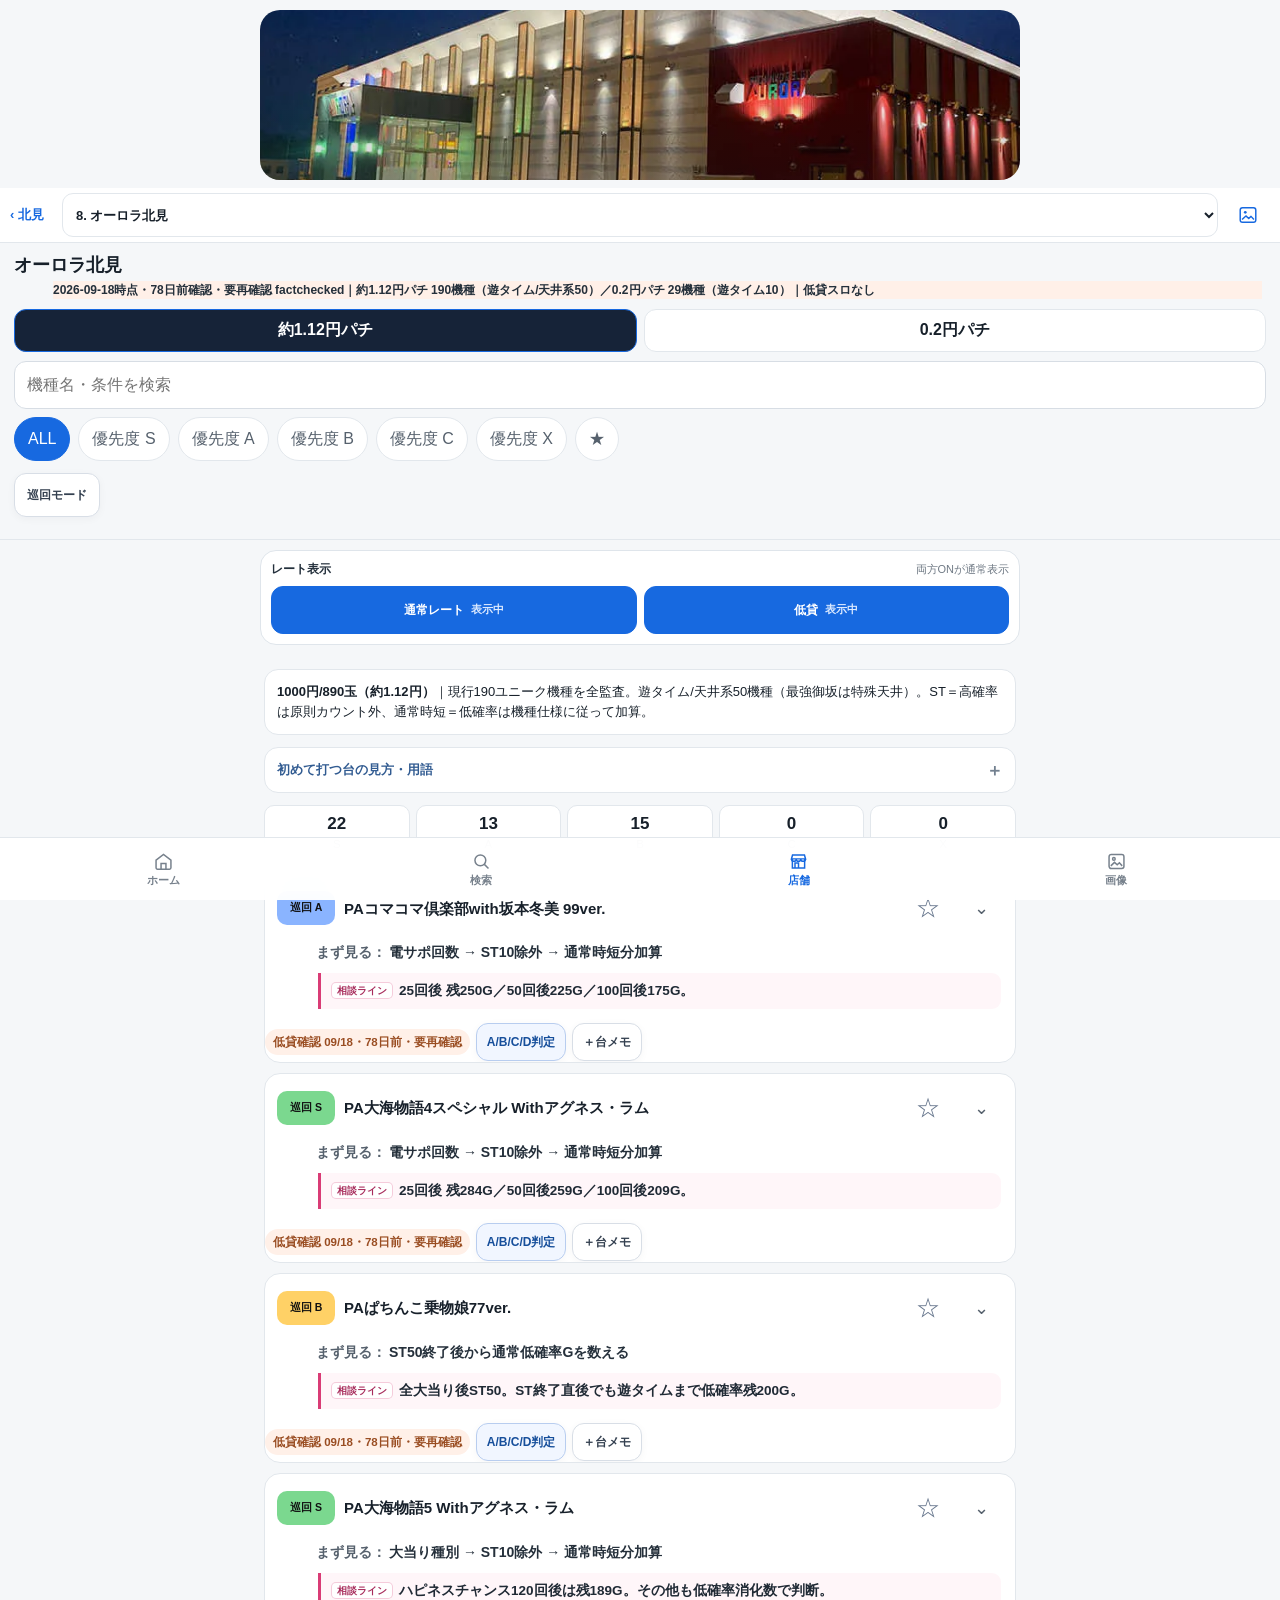
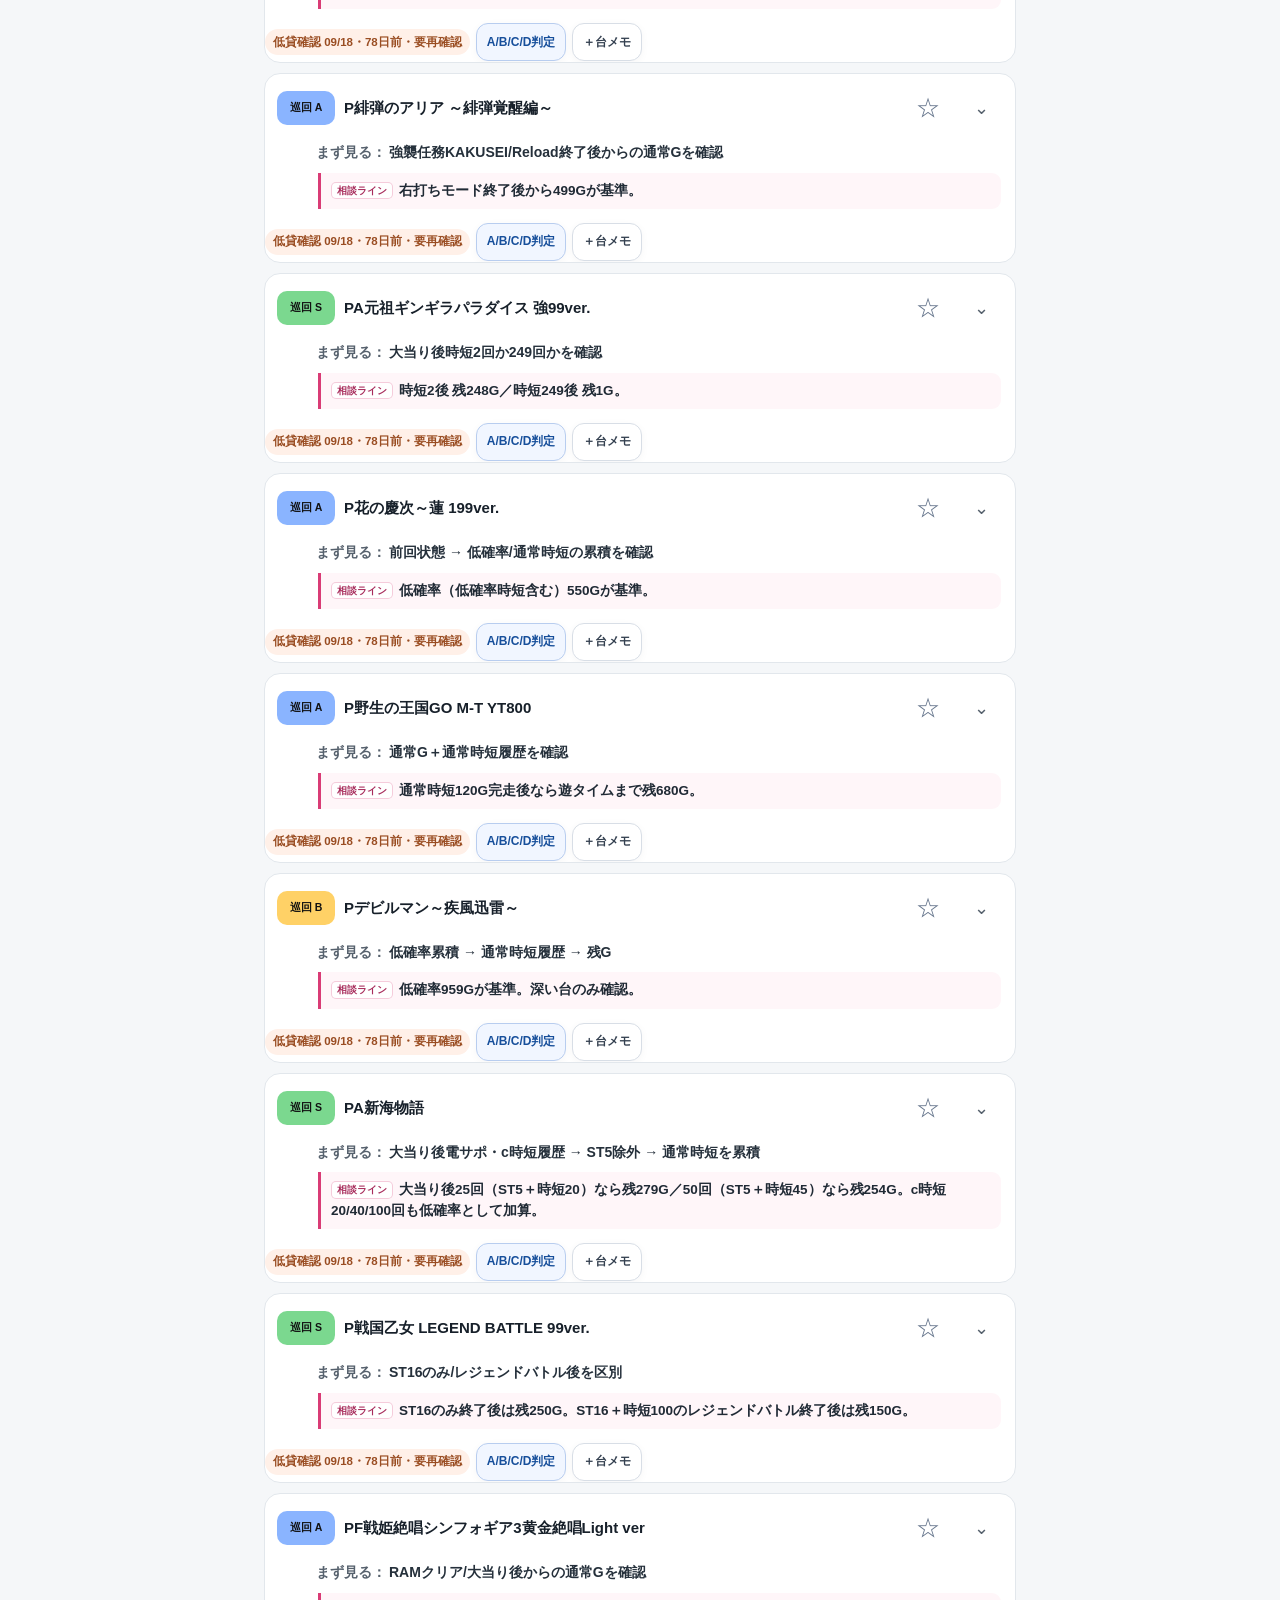
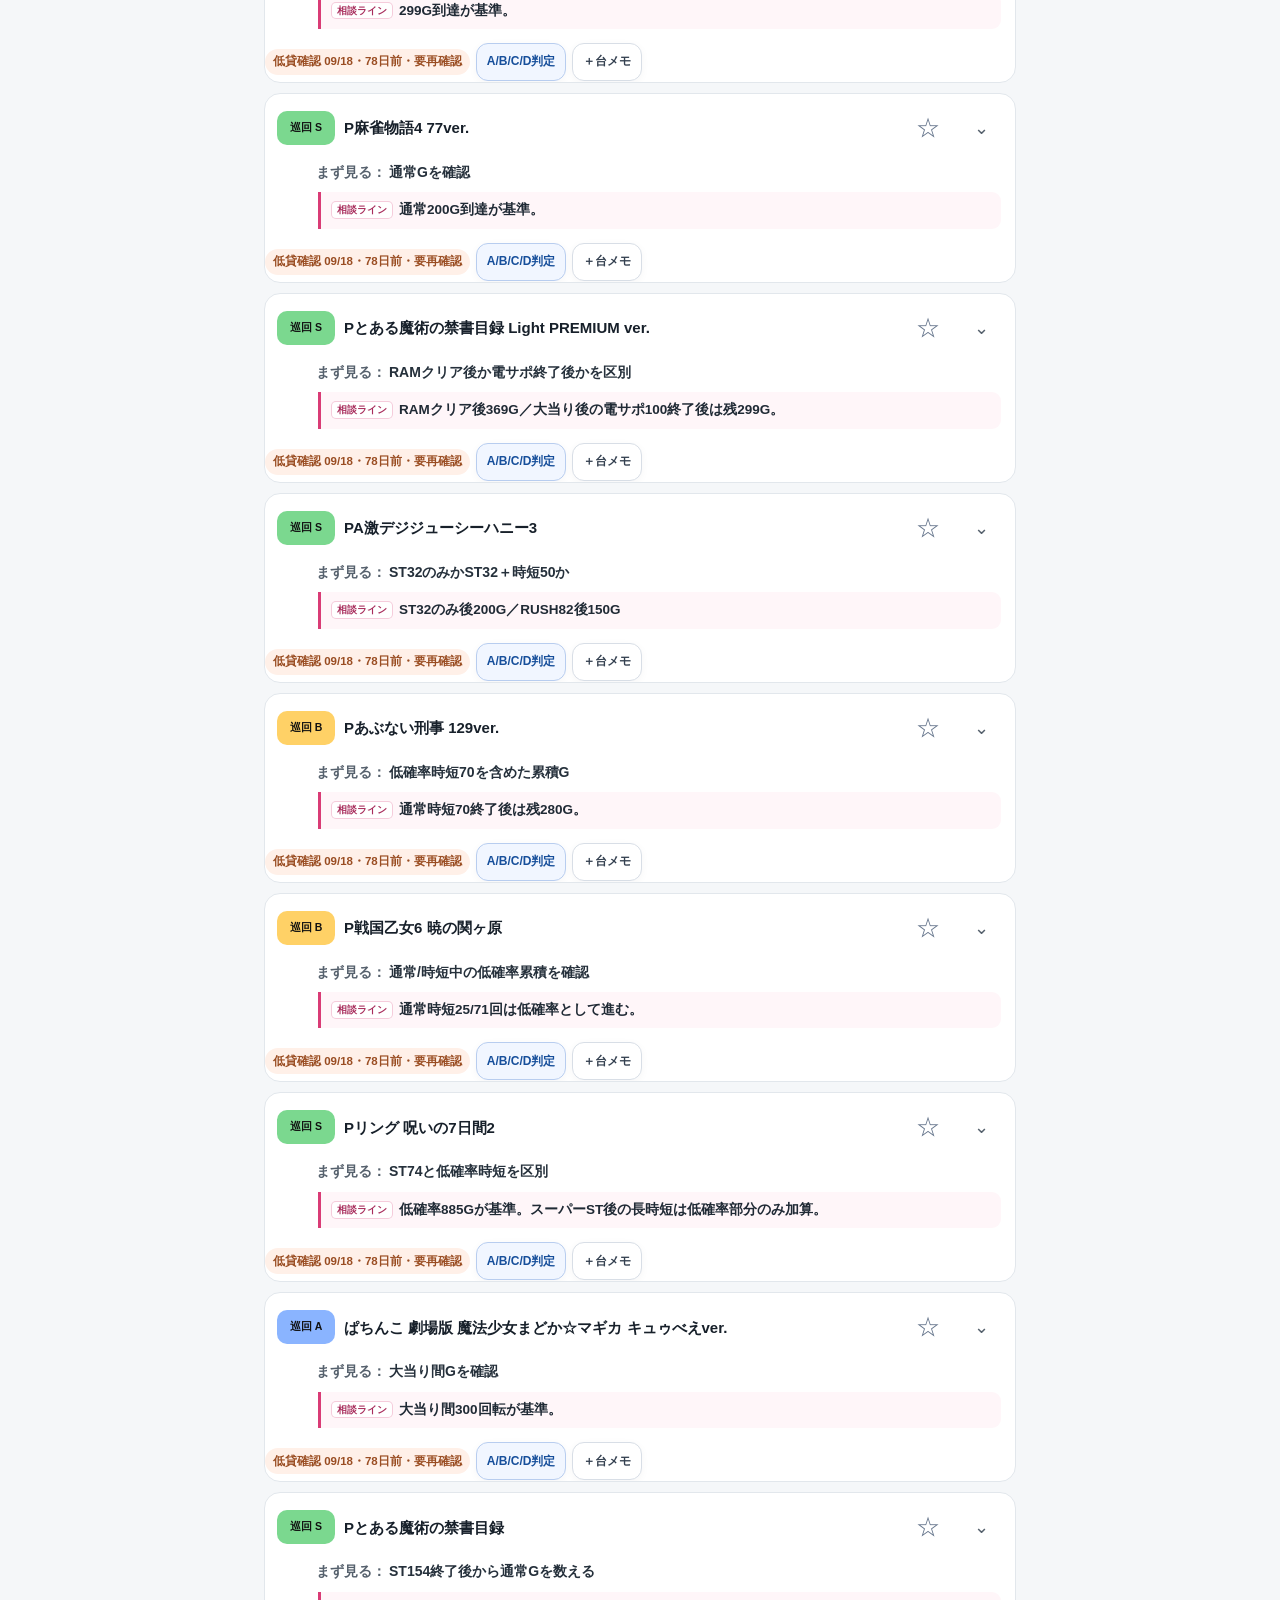
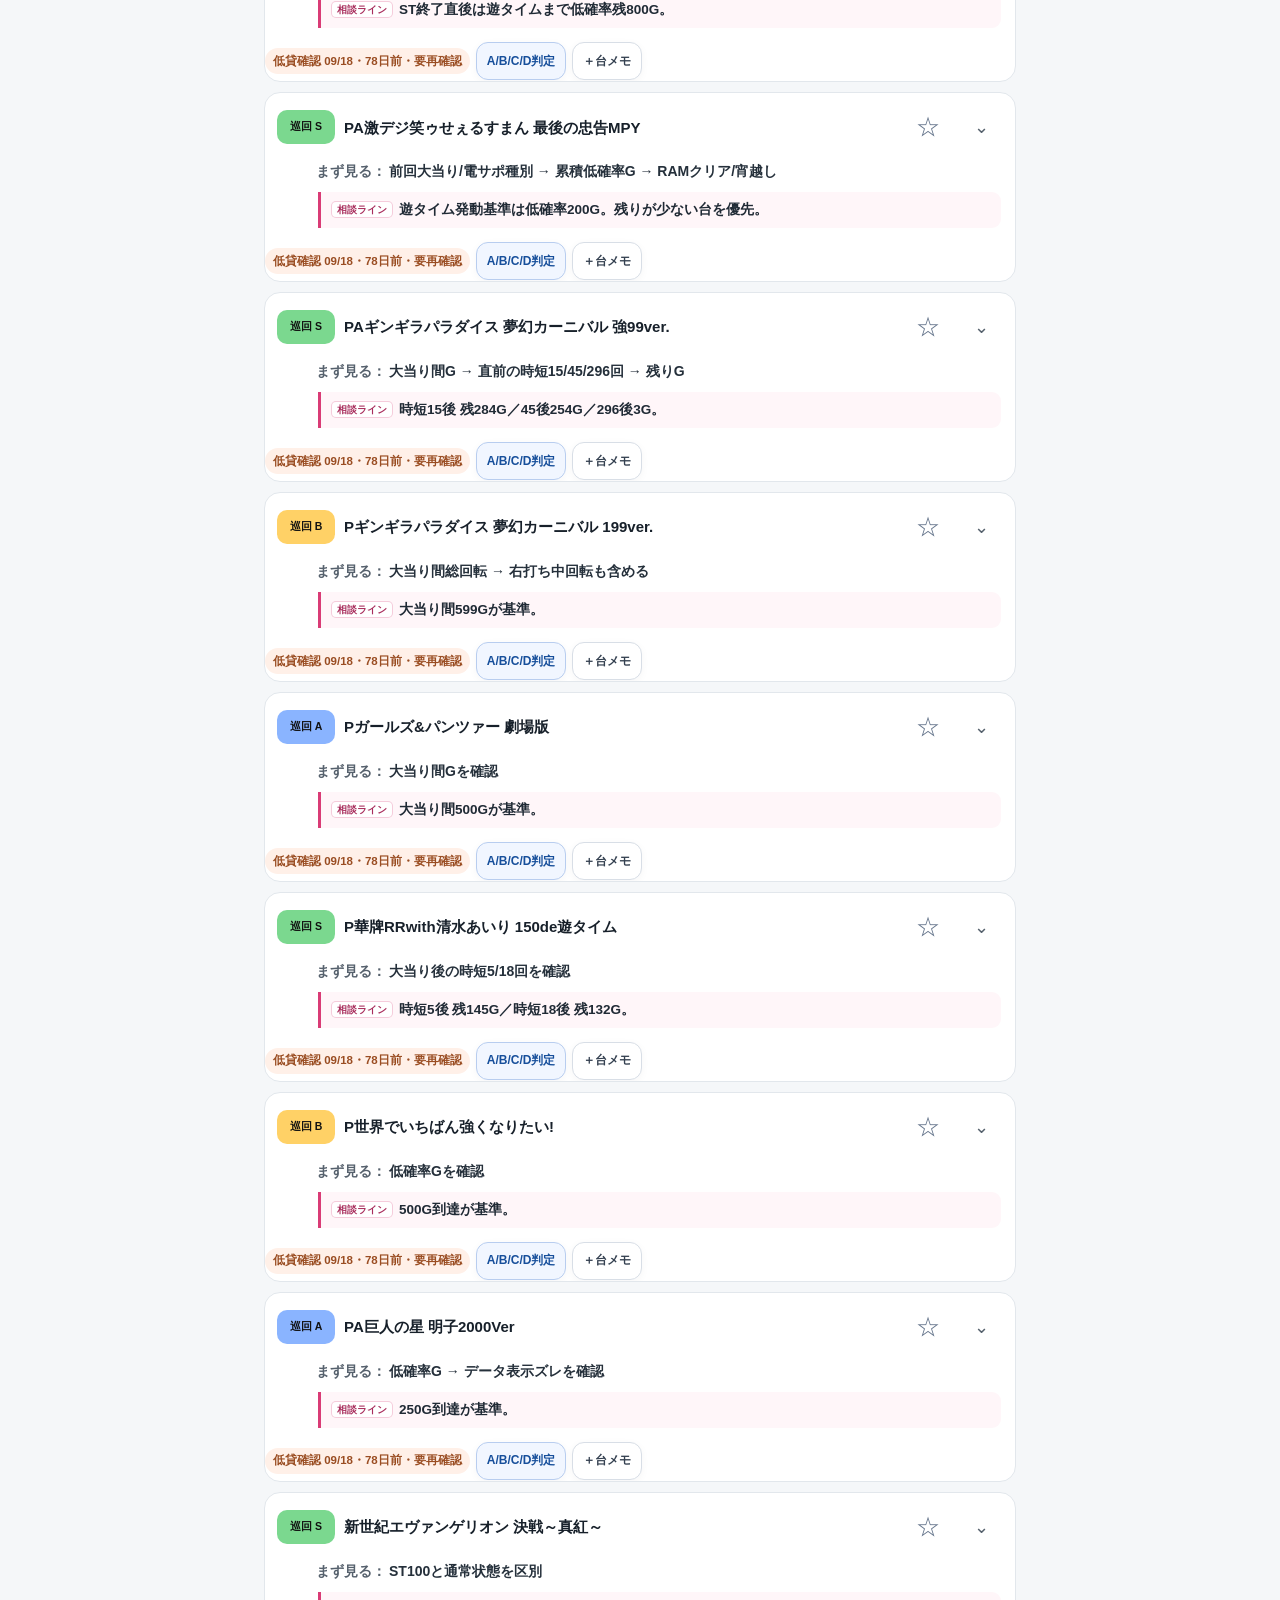
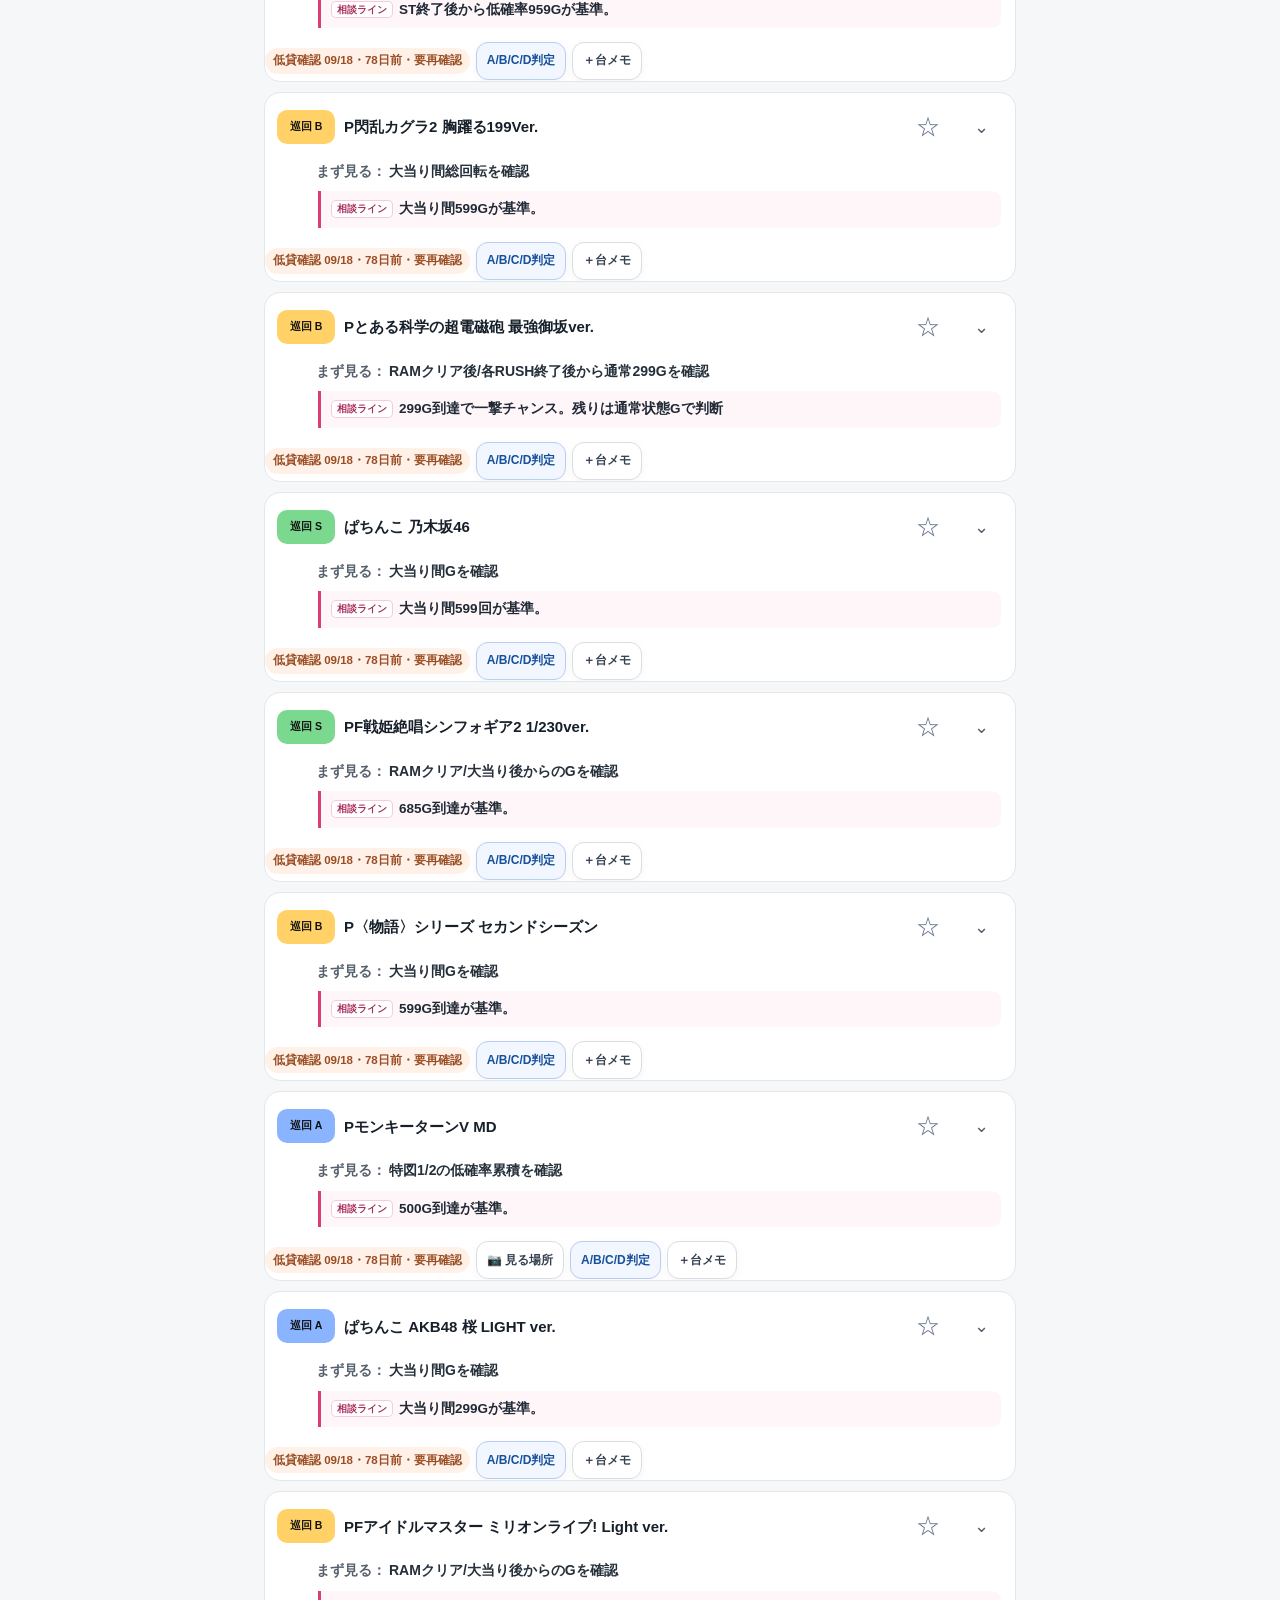
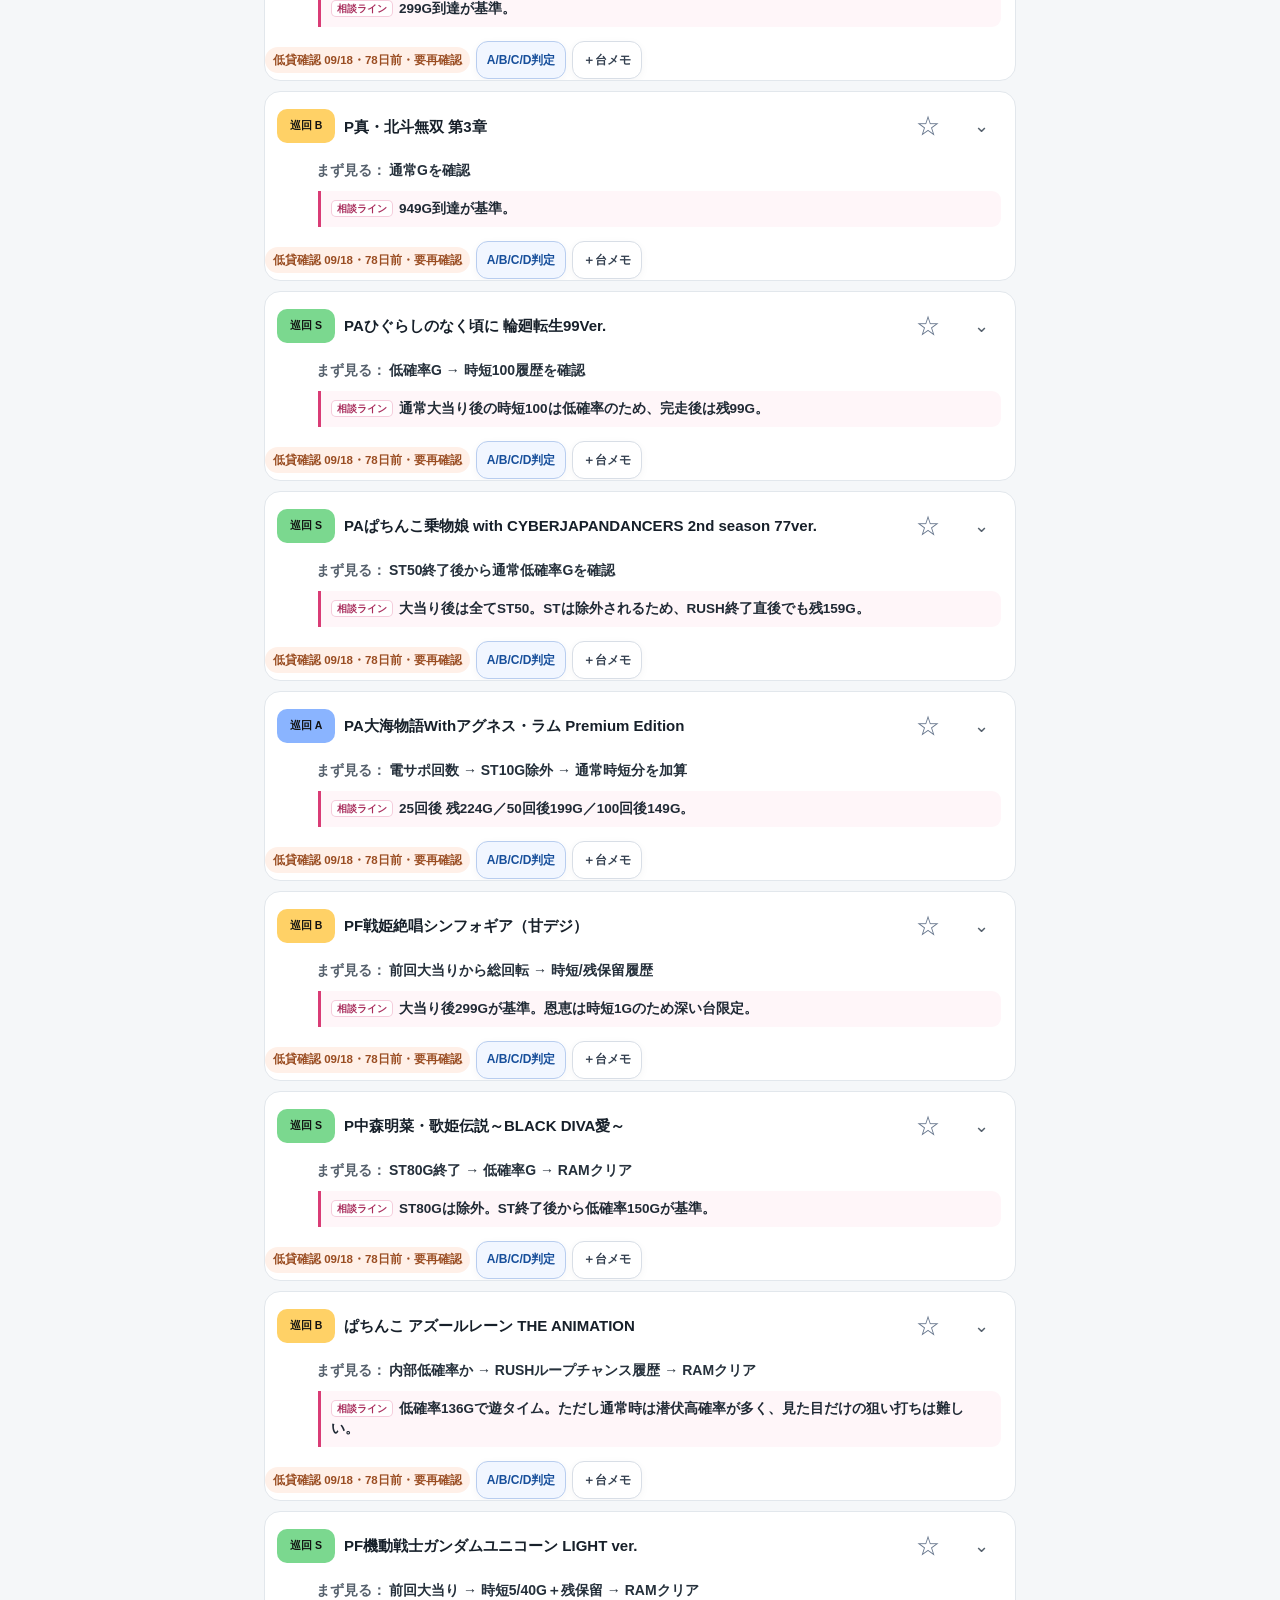
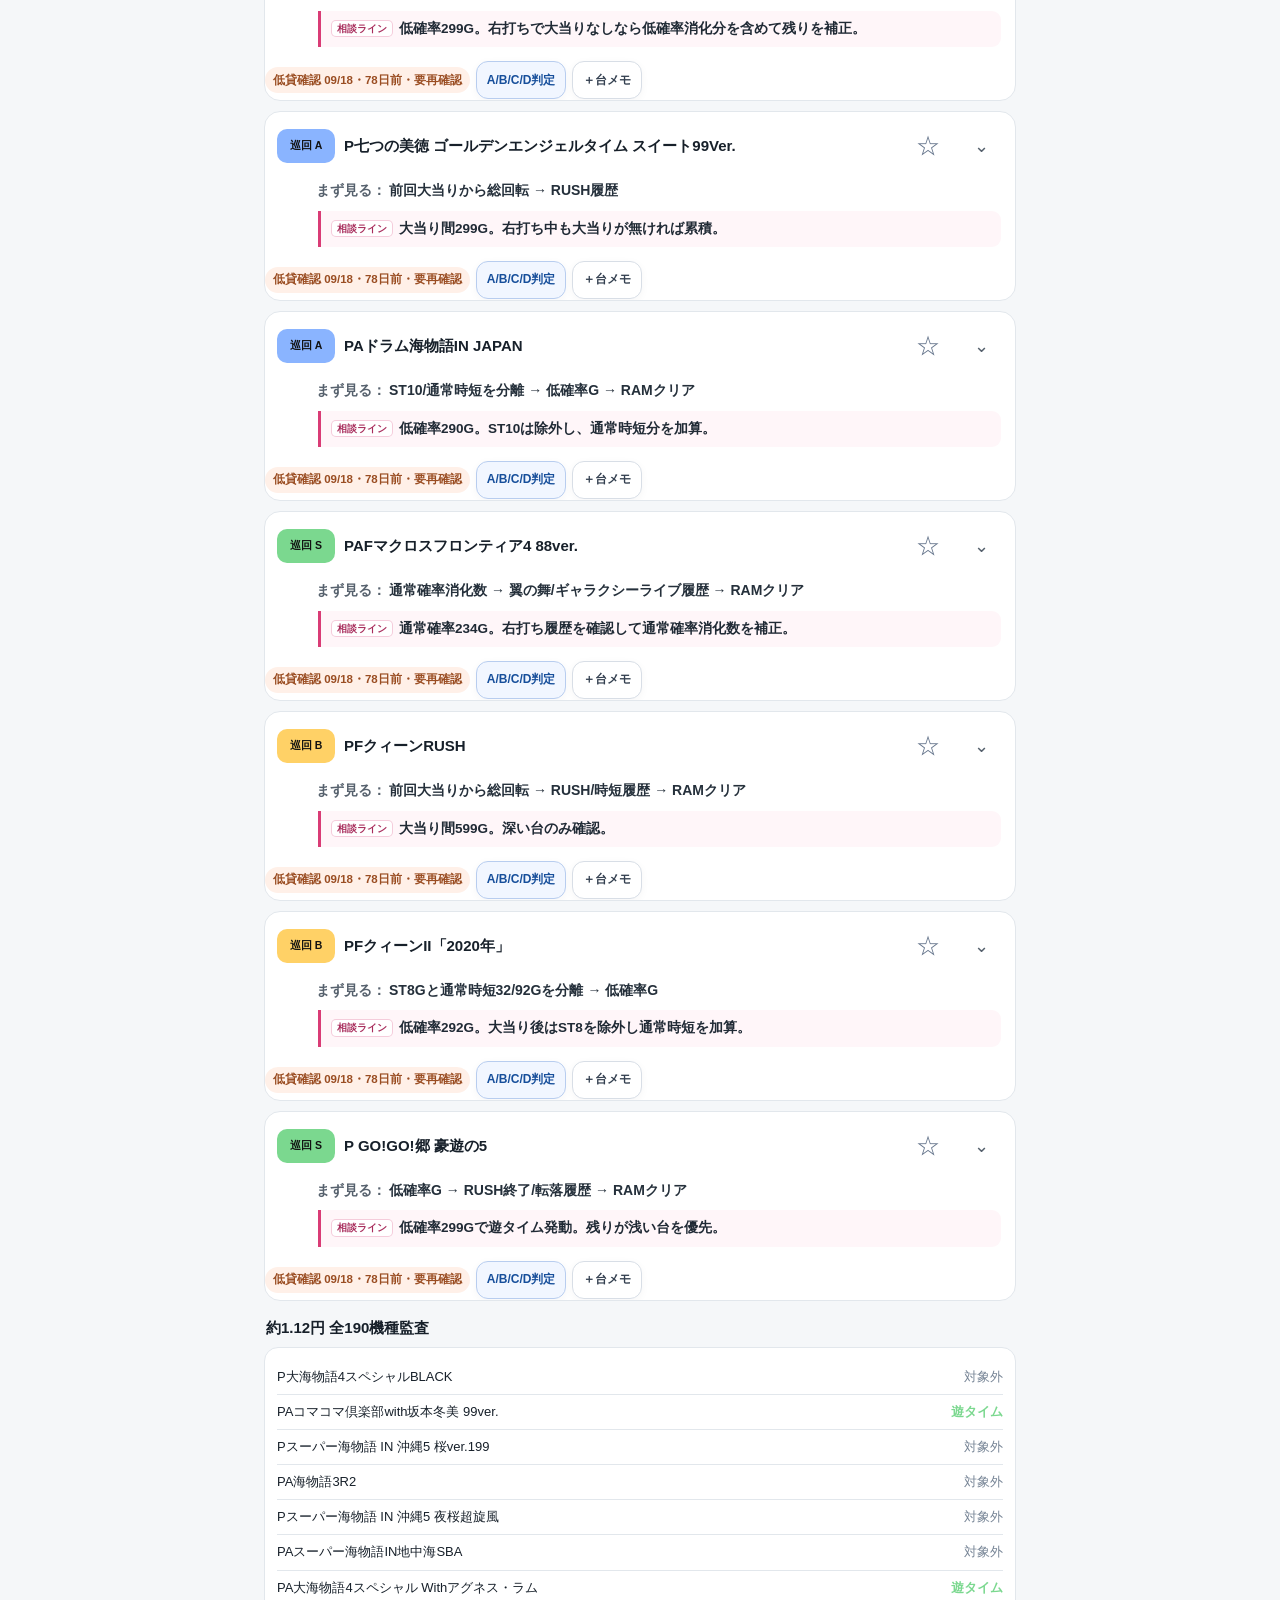
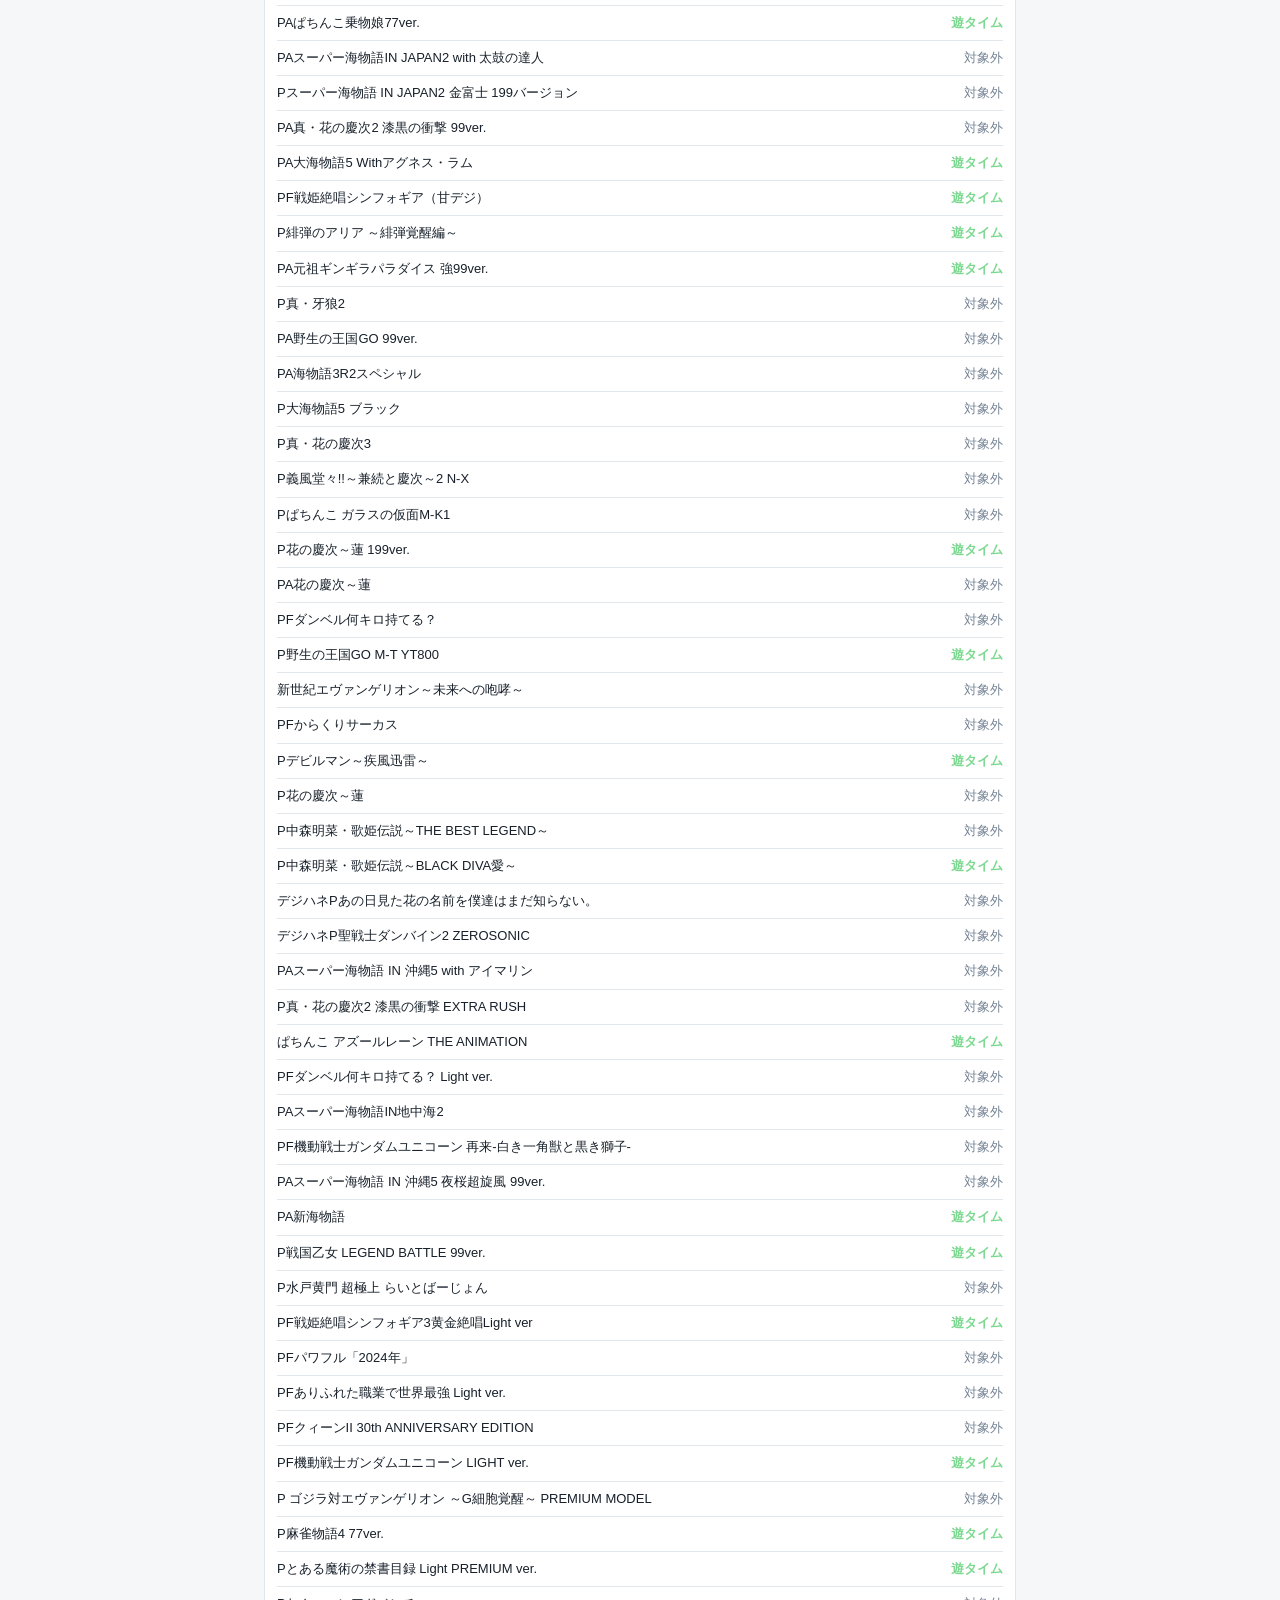
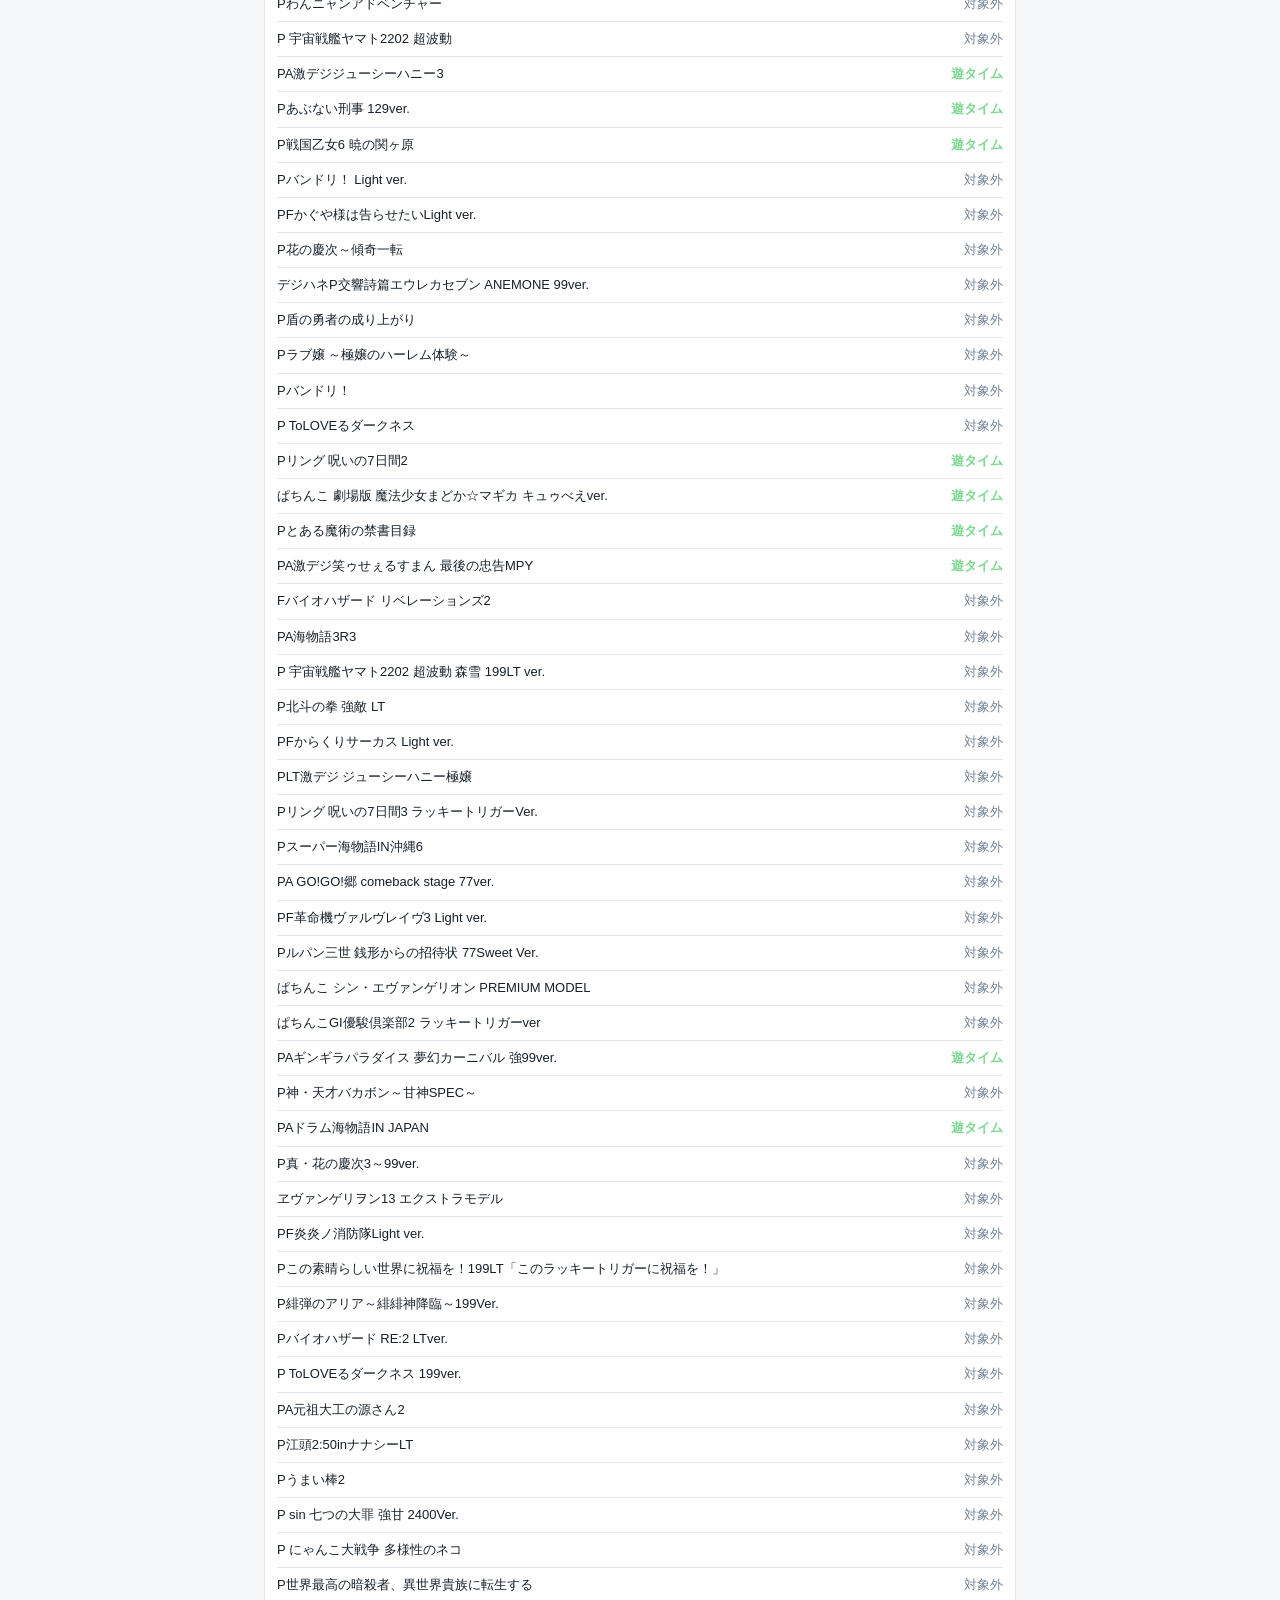
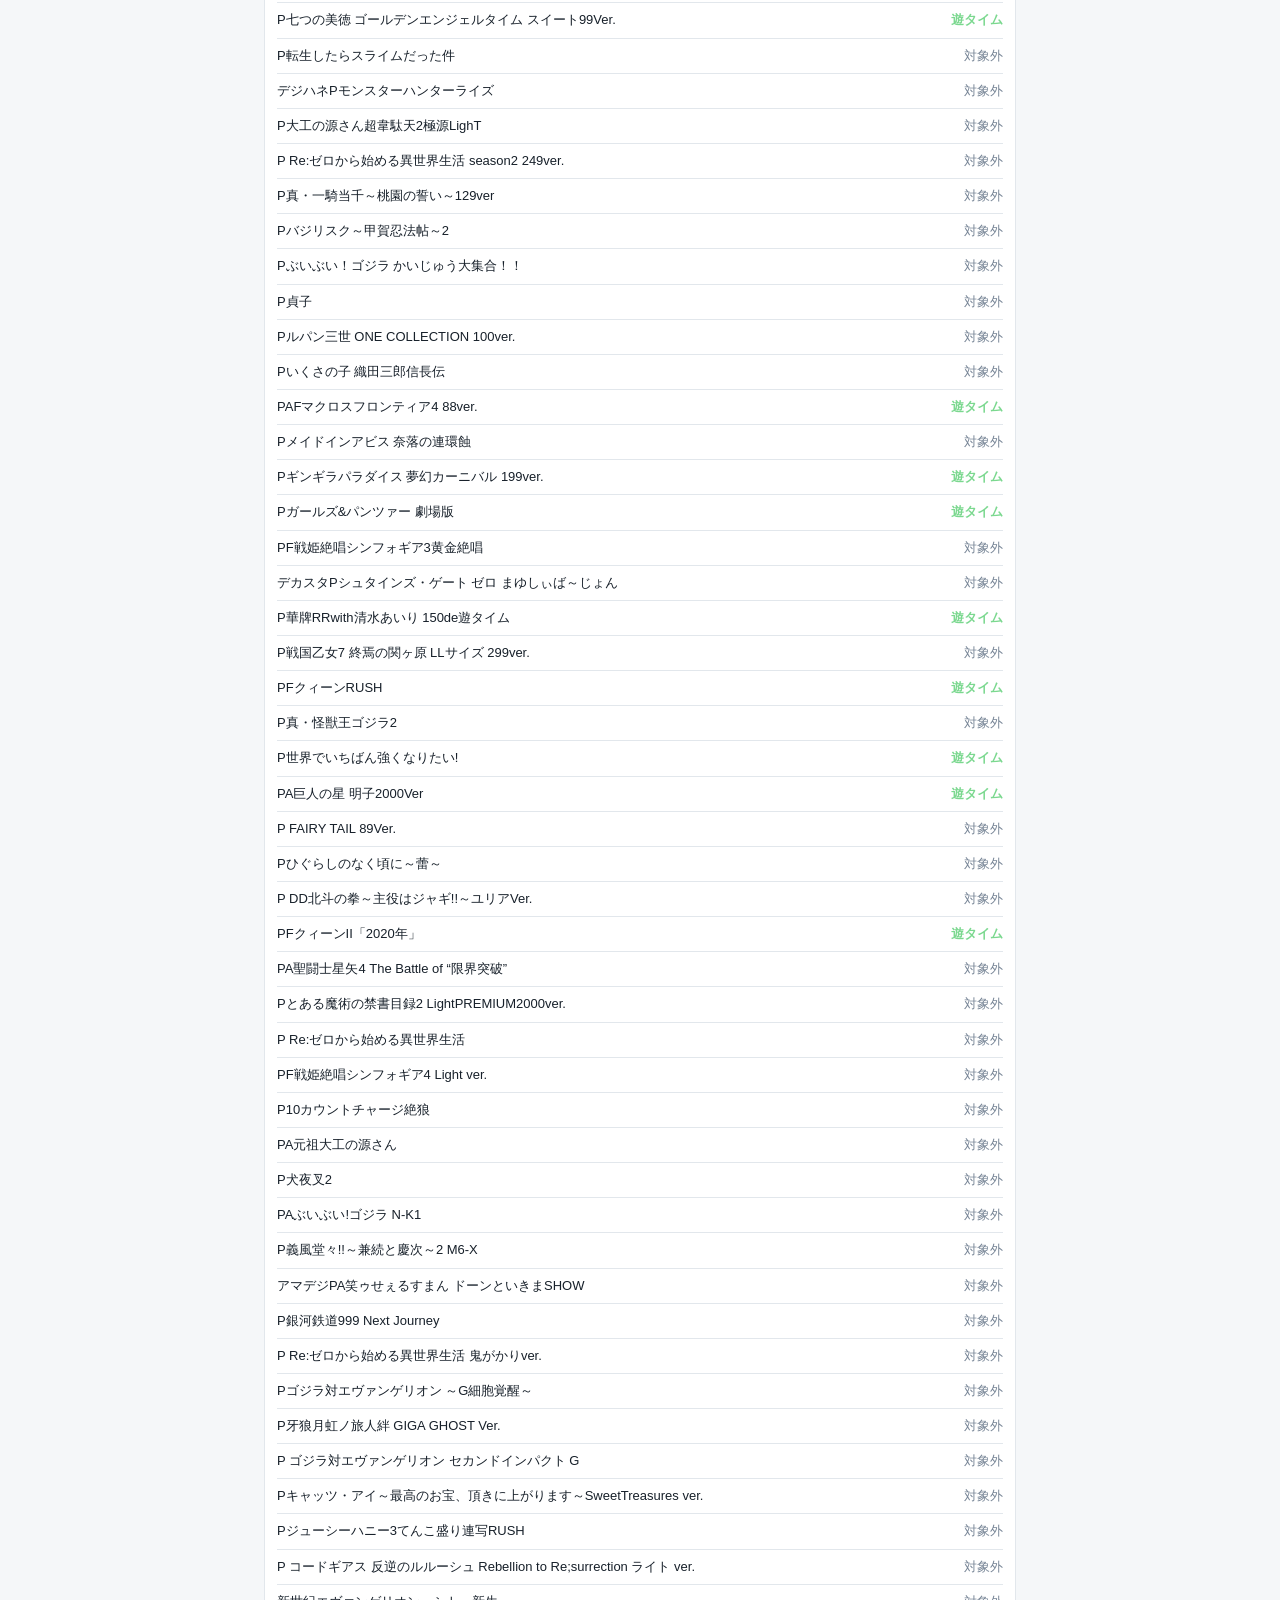
<file: aurora_kitami_integrated_factchecked.html>
<!doctype html><html lang="ja"><head><meta charset="utf-8"><meta name="viewport" content="width=device-width,initial-scale=1,viewport-fit=cover"><meta name="theme-color" content="#f4f6f9"><title>オーロラ北見店｜HALL SCAN</title><style>
:root{--bg:#0b0f14;--panel:#121821;--panel2:#171f2b;--line:#263244;--text:#eef3f8;--muted:#9aa7b6;--accent:#8ab4ff}
*{box-sizing:border-box}html{scroll-behavior:smooth}body{margin:0;background:var(--bg);color:var(--text);font-family:-apple-system,BlinkMacSystemFont,"Hiragino Sans","Yu Gothic",sans-serif;padding-bottom:92px}header{position:sticky;top:0;z-index:20;background:rgba(11,15,20,.96);backdrop-filter:blur(14px);border-bottom:1px solid var(--line);padding:12px}h1{font-size:18px;margin:0 0 4px}.sub{font-size:12px;color:var(--muted);line-height:1.45}main{padding:12px;max-width:850px;margin:auto}button{font:inherit}.mode{display:grid;grid-template-columns:1fr 1fr;gap:7px;margin-top:10px}.mode button{padding:10px;border:1px solid var(--line);border-radius:12px;background:var(--panel);color:var(--text);font-weight:700}.mode button.active{border-color:var(--accent);background:#162338}.search{width:100%;padding:12px;margin-top:9px;border:1px solid var(--line);border-radius:12px;background:var(--panel);color:var(--text);font-size:16px}.filters{display:flex;gap:7px;overflow:auto;padding-top:8px}.filter{border:1px solid var(--line);background:var(--panel);color:var(--text);border-radius:999px;padding:8px 12px;white-space:nowrap}.filter.active{border-color:var(--accent);background:#162338}.notice,.audit{background:#101722;border:1px solid var(--line);border-radius:14px;padding:12px;margin-bottom:12px;font-size:13px;line-height:1.55}.stats{display:grid;grid-template-columns:repeat(5,1fr);gap:6px;margin-bottom:12px}.stat{background:var(--panel);border:1px solid var(--line);border-radius:10px;padding:8px;text-align:center}.stat b{display:block;font-size:17px}.stat span{font-size:10px;color:var(--muted)}.card{background:var(--panel);border:1px solid var(--line);border-radius:16px;margin-bottom:10px;overflow:hidden}.head{display:flex;align-items:center;gap:9px;padding:12px}.rank{min-width:34px;height:34px;border-radius:10px;display:grid;place-items:center;font-weight:800}.rank.S{color:#111;background:#7bd88f}.rank.A{color:#111;background:#8ab4ff}.rank.B{color:#111;background:#ffd166}.rank.C{background:#6b7280}.rank.X{background:#3f4651;color:#cbd5e1}.name{flex:1;font-weight:750;font-size:15px;line-height:1.3}.star{border:0;background:transparent;color:#64748b;font-size:24px}.star.on{color:#ffd166}.toggle{border:0;background:transparent;color:var(--muted);font-size:18px}.quick{padding:0 12px 12px;font-size:13px;line-height:1.5}.details{display:none;border-top:1px solid var(--line);padding:11px 12px 13px;background:var(--panel2)}.card.open .details{display:block}.row{display:grid;grid-template-columns:74px 1fr;gap:9px;padding:6px 0;border-bottom:1px dashed #293446;font-size:13px;line-height:1.55}.row:last-child{border:0}.label{color:var(--muted);font-weight:700}.source{display:inline-block;margin-top:10px;color:var(--accent);text-decoration:none;font-size:13px}h2{font-size:15px;margin:18px 2px 9px}.auditrow{display:grid;grid-template-columns:1fr auto;gap:8px;padding:7px 0;border-bottom:1px solid #202a38}.auditrow:last-child{border:0}.yes{color:#7bd88f;font-weight:700}.no{color:#778596}.bottom{position:fixed;left:0;right:0;bottom:0;z-index:30;background:rgba(15,20,27,.96);border-top:1px solid var(--line);display:grid;grid-template-columns:repeat(4,1fr);padding:6px 5px calc(6px + env(safe-area-inset-bottom))}.bottom button{border:0;background:none;color:var(--muted);padding:7px;font-size:11px}.bottom b{display:block;color:var(--text);font-size:16px}.hidden{display:none!important}

/* iPhone/mobile shell: no iframe, true viewport width */
html,body{width:100%;max-width:100%;overflow-x:hidden}
body{min-height:100dvh;padding-bottom:max(104px,calc(86px + env(safe-area-inset-bottom)))!important}
header{width:100%!important;max-width:none!important;margin:0!important;padding-top:calc(10px + env(safe-area-inset-top))!important;padding-left:max(10px,env(safe-area-inset-left))!important;padding-right:max(10px,env(safe-area-inset-right))!important}
main{width:100%!important;max-width:780px!important;margin-left:auto!important;margin-right:auto!important;padding-left:max(12px,env(safe-area-inset-left))!important;padding-right:max(12px,env(safe-area-inset-right))!important}
.globalnav{display:flex;align-items:center;gap:6px;margin-bottom:8px;overflow:auto;scrollbar-width:none}.globalnav::-webkit-scrollbar,.storetabs::-webkit-scrollbar{display:none}.globalnav a{flex:0 0 auto;text-decoration:none;color:var(--text,var(--t,#eef3f8));border:1px solid var(--line,var(--l,#263244));background:var(--panel,var(--p,#121821));border-radius:999px;padding:6px 9px;font-size:11px;font-weight:750;line-height:1.2}.globalnav .spacer{flex:1}
.storetabs{display:flex;gap:6px;overflow-x:auto;margin-top:9px;padding-bottom:2px;scrollbar-width:none}.storetab{flex:0 0 auto;text-decoration:none;color:var(--text,var(--t,#eef3f8));border:1px solid var(--line,var(--l,#263244));background:var(--panel,var(--p,#121821));border-radius:999px;padding:7px 9px;font-size:11px;white-space:nowrap;line-height:1.2}.storetab.active{border-color:var(--accent,var(--a,#8ab4ff));background:#162338}
.bottom,nav.bottom{padding-bottom:calc(8px + max(env(safe-area-inset-bottom),18px))!important;padding-left:max(6px,env(safe-area-inset-left))!important;padding-right:max(6px,env(safe-area-inset-right))!important}
img,video,canvas,svg{max-width:100%;height:auto}.name,.quick,.row>*,.notice,.sub,.detail,.details,.card{overflow-wrap:anywhere;word-break:normal;min-width:0}input,button,select,textarea{max-width:100%}
@media(max-width:430px){h1{font-size:17px!important}.sub{font-size:11px!important}.storetab{font-size:10.5px;padding:7px 8px}}

</style><meta name="apple-mobile-web-app-capable" content="yes"><meta name="apple-mobile-web-app-status-bar-style" content="default"><meta name="color-scheme" content="light">
<link rel="stylesheet" href="./app-v2.css">
<link rel="manifest" href="./manifest.webmanifest"><link rel="apple-touch-icon" href="./apple-touch-icon.png"><link rel="stylesheet" href="./app-v3.css"><link rel="stylesheet" href="./hallscan-v315.css"><script src="./fullrate-data-v314.js"></script>
<script src="./machine-strategy-v315.js"></script></head><body class="v2-store"><div class="v32-storeHero"><img src="./aurora-kitami.webp" alt="" fetchpriority="high" onerror="this.closest('.v32-storeHero').hidden=true"><div class="v32-storeHeroShade"></div></div><nav class="v2-appbar"><a class="v2-back" href="./stores.html#kitami">‹ 北見</a><select class="v2-store-select" aria-label="北見の店舗を切替" onchange="if(this.value)location.href=this.value"><option value="./kitami_himawari_integrated_factchecked.html">1. 北見ひまわり</option><option value="./daigoro_z_integrated_factchecked.html">2. DAIGORO Z</option><option value="./maruhan_kitami_integrated_factchecked.html">3. マルハン北見</option><option value="./maruhan_tanno_integrated_factchecked.html">4. マルハン端野</option><option value="./dynam_kitami_integrated_factchecked.html">5. ダイナム北見</option><option value="./daigoro_x_integrated_factchecked.html">6. DAIGORO X</option><option value="./royal_kitami_integrated_factchecked.html">7. ロイヤル北見</option><option value="./aurora_kitami_integrated_factchecked.html" selected>8. オーロラ北見</option><option value="./towa_kitami_integrated_factchecked.html">9. 東和 北見</option><option value="./daiman_integrated_factchecked.html">10. ダイマン留辺蘂</option></select><a class="v2-tool" href="./visual-guide.html" aria-label="画像ガイド"><svg viewBox="0 0 24 24" aria-hidden="true"><rect x="3.5" y="4" width="17" height="16" rx="2.5" fill="none" stroke="currentColor" stroke-width="1.6"/><circle cx="9" cy="9" r="1.5" fill="currentColor"/><path d="m5.5 17 4.2-4 3.1 2.8 2.5-2.3 3.2 3.5" fill="none" stroke="currentColor" stroke-width="1.6" stroke-linejoin="round"/></svg></a></nav>
<header><h1>オーロラ北見</h1><div class="sub">2026-09-18 factchecked｜約1.12円パチ 190機種（遊タイム/天井系50）／0.2円パチ 29機種（遊タイム10）｜低貸スロなし</div><div class="mode"><button id="b112" class="active" onclick="setMode('112')">約1.12円パチ</button><button id="b02" onclick="setMode('02')">0.2円パチ</button></div><input id="search" class="search" placeholder="機種名・条件を検索"><div class="filters"><button class="filter active" data-rank="ALL">ALL</button><button class="filter" data-rank="S">S</button><button class="filter" data-rank="A">A</button><button class="filter" data-rank="B">B</button><button class="filter" data-rank="C">C</button><button class="filter" data-rank="X">X</button><button class="filter" data-rank="FAV">★</button></div></header>
<main><div id="notice" class="notice"></div><details class="v311-help"><summary>初めて打つ台の見方・用語</summary><div class="v311-helpbody"><p><b>読み順：</b>「まず見る」→「座る目安」→必要なら詳細。矢印（→）は左から確認します。</p><div class="v311-glossary"><span><b>G</b> ゲーム数</span><span><b>液晶G</b> 台の画面に出るG数</span><span><b>実G</b> 実際に消化したG数</span><span><b>AT</b> 出玉を増やすメイン区間</span><span><b>CZ</b> AT・ボーナス等へのチャンス区間</span><span><b>AT間/CZ間</b> 前回のAT/CZからの経過</span><span><b>スルー</b> 次の当たり等につながらず終わった回数</span><span><b>pt</b> ポイント</span><span><b>BIG/REG</b> ボーナスの種類</span><span><b>BC/BT</b> バジリスク系のボーナス/AT名称</span><span><b>リセット</b> 設定変更などで内部状態が初期化された状態</span><span><b>ST</b> 大当り確率が高い区間</span><span><b>時短</b> 電サポ付きの通常確率区間（機種ごとの例外あり）</span><span><b>RAMクリア</b> 内部カウントが初期化された状態</span><span><b>宵越し</b> 前日から内部カウントが引き継がれた状態</span><span><b>示唆</b> 内部状態のヒント。確定とは限らない</span></div><p class="v311-caution"><b>迷ったら見送る：</b>ST/時短やリセット状態など、カードに必要な条件を判別できない台は残りGを推測して打たない。</p></div></details><div id="stats" class="stats"></div><div id="cards"></div><section id="auditWrap"><h2 id="auditTitle"></h2><div class="audit" id="audit"></div></section></main>
<nav class="v21-dock" aria-label="メインナビ"><a class="" href="./index.html"><svg viewBox="0 0 24 24" fill="none" stroke="currentColor"><path d="M3.5 10.5 12 3.8l8.5 6.7v8.7a1.6 1.6 0 0 1-1.6 1.6H5.1a1.6 1.6 0 0 1-1.6-1.6z"/><path d="M9.2 20.8v-6.6h5.6v6.6"/></svg><span>ホーム</span></a><a class="" href="./search.html"><svg viewBox="0 0 24 24" fill="none" stroke="currentColor"><circle cx="10.7" cy="10.7" r="6.2"/><path d="m15.3 15.3 4.7 4.7"/></svg><span>検索</span></a><a class="active" href="./stores.html"><svg viewBox="0 0 24 24" fill="none" stroke="currentColor"><path d="M4 9h16l-1.2-4.5H5.2z"/><path d="M5 9v10.5h14V9M8 19.5v-5.8h4v5.8"/><path d="M4 9c0 1.5 1.2 2.7 2.7 2.7S9.4 10.5 9.4 9c0 1.5 1.2 2.7 2.6 2.7S14.6 10.5 14.6 9c0 1.5 1.2 2.7 2.7 2.7S20 10.5 20 9"/></svg><span>店舗</span></a><a class="" href="./visual-guide.html"><svg viewBox="0 0 24 24" fill="none" stroke="currentColor"><rect x="3.5" y="4" width="17" height="16" rx="2.5"/><circle cx="9" cy="9" r="1.5"/><path d="m5.5 17 4.2-4 3.1 2.8 2.5-2.3 3.2 3.5"/></svg><span>画像</span></a></nav>
<script>
const DATA={"112":[{"name":"PAコマコマ倶楽部with坂本冬美 99ver.","rank":"A","check":"電サポ回数 → ST10除外 → 通常時短分加算","target":"25回後 残250G／50回後225G／100回後175G。","ceiling":"低確率265G → 時短379G。","short":"ST10は除外。通常時短15/40/90を加算。","stop":"残り低確率Gで判断。","note":"ごらくPB版は150G発動の別スペック。絶対に混同しない。","source":"https://www.p-world.co.jp/machine/database/9624"},{"name":"PA大海物語4スペシャル Withアグネス・ラム","rank":"S","check":"電サポ回数 → ST10除外 → 通常時短分加算","target":"25回後 残284G／50回後259G／100回後209G。","ceiling":"低確率299G → 時短379G。","short":"ST10Gは除外。通常時短15/40/90Gを加算。","stop":"大当り後はST込み309Gで到達するため表示ズレに注意。","note":"遊タイム条件は低確率299G。","source":"https://www.p-world.co.jp/machine/database/9296"},{"name":"PAぱちんこ乗物娘77ver.","rank":"B","check":"ST50終了後から通常低確率Gを数える","target":"全大当り後ST50。ST終了直後でも遊タイムまで低確率残200G。","ceiling":"低確率200G → 時短290G。","short":"ST50は高確率なので遊タイムカウント外。","stop":"ST終了後の通常G数で判断。","note":"電サポ50回をそのまま200回から引かない。","source":"https://www.p-world.co.jp/machine/database/9455"},{"name":"PA大海物語5 Withアグネス・ラム","rank":"S","check":"大当り種別 → ST10除外 → 通常時短分加算","target":"ハピネスチャンス120回後は残189G。その他も低確率消化数で判断。","ceiling":"低確率299G → 時短379G。","short":"ST10Gは除外。通常時短部分は加算。","stop":"電サポ表示だけでなく低確率消化数を再計算。","note":"HC120＝ST10＋通常時短110。","source":"https://www.p-world.co.jp/machine/database/9833"},{"name":"P緋弾のアリア ～緋弾覚醒編～","rank":"A","check":"強襲任務KAKUSEI/Reload終了後からの通常Gを確認","target":"右打ちモード終了後から499Gが基準。","ceiling":"強襲任務KAKUSEI/Reload終了後499G → 長時間電サポの遊タイム。","short":"右打ち中の50/100回を通常Gへ単純加算しない。","stop":"右打ち終了後から通常Gを数える。","note":"大当り直後の表示Gだけでは残りを計算しない。RAMクリアで遊タイムカウントはリセット。","source":"https://www.p-world.co.jp/machine/database/9333"},{"name":"PA元祖ギンギラパラダイス 強99ver.","rank":"S","check":"大当り後時短2回か249回かを確認","target":"時短2後 残248G／時短249後 残1G。","ceiling":"低確率250G（時短含む）→ 時短379G。","short":"大当り後の時短も低確率カウントに加算。","stop":"時短249終了台は最優先。","note":"同シリーズ別スペックと混同しない。","source":"https://www.p-world.co.jp/machine/database/9813"},{"name":"P花の慶次～蓮 199ver.","rank":"A","check":"前回状態 → 低確率/通常時短の累積を確認","target":"低確率（低確率時短含む）550Gが基準。","ceiling":"低確率550G → 時短750G。","short":"通常時短は低確率として加算。確変状態の回転は除外。","stop":"内部状態を判別できる台を優先。","note":"電サポ中に確変/通常が混在し得るため、データカウンターだけで残Gを断定しない。","source":"https://www.p-world.co.jp/machine/database/9371"},{"name":"P野生の王国GO M-T YT800","rank":"A","check":"通常G＋通常時短履歴を確認","target":"通常時短120G完走後なら遊タイムまで残680G。","ceiling":"低確率（時短含む）800G → 時短1000G。","short":"通常時短120Gは加算。","stop":"低確率累積で判断。","note":"P-WORLDが「時短後は680回転消化」と明記。","source":"https://www.p-world.co.jp/machine/database/9311"},{"name":"Pデビルマン～疾風迅雷～","rank":"B","check":"低確率累積 → 通常時短履歴 → 残G","target":"低確率959Gが基準。深い台のみ確認。","ceiling":"低確率（低確率時短含む）959G → 時短250G＋残保留。","short":"通常時短は加算。","stop":"残Gが十分浅い場合のみ候補。","note":"遊タイム恩恵はロング次回濃厚型ではないため優先度は抑えめ。","source":"https://www.p-world.co.jp/machine/database/9441"},{"name":"PA新海物語","rank":"S","check":"大当り後電サポ・c時短履歴 → ST5除外 → 通常時短を累積","target":"大当り後25回（ST5＋時短20）なら残279G／50回（ST5＋時短45）なら残254G。c時短20/40/100回も低確率として加算。","ceiling":"低確率299G → 時短379G。","short":"ST5は除外。通常時短20/45回とc時短20/40/100回は遊タイム発動回数にカウント。","stop":"液晶表示と履歴を優先。","note":"10R後はST5＋時短299→そのまま遊タイム時短379へ接続するロング電サポ。","source":"https://www.p-world.co.jp/machine/database/9652"},{"name":"P戦国乙女 LEGEND BATTLE 99ver.","rank":"S","check":"ST16のみ/レジェンドバトル後を区別","target":"ST16のみ終了後は残250G。ST16＋時短100のレジェンドバトル終了後は残150G。","ceiling":"低確率250G → 時短379G。","short":"ST16は除外、通常時短100は加算。","stop":"レジェンドバトル抜け台は優先確認。","note":"ときめき89PB（234G）とは別スペック。遊タイム経由のレジェンドバトル後は再発動条件に注意。","source":"https://www.p-world.co.jp/machine/database/9747"},{"name":"PF戦姫絶唱シンフォギア3黄金絶唱Light ver","rank":"A","check":"RAMクリア/大当り後からの通常Gを確認","target":"299G到達が基準。","ceiling":"低確率299G → 時短250G＋残保留1。","short":"右打ちRUSH中を通常Gとして数えない。","stop":"通常状態の残Gで判断。","note":"右打ち時の実質当選確率が高く、遊タイムは実質次回期待が高い。","source":"https://www.p-world.co.jp/machine/database/9875"},{"name":"P麻雀物語4 77ver.","rank":"S","check":"通常Gを確認","target":"通常200G到達が基準。","ceiling":"通常200G → 時短100G。","short":"通常時の規定Gで発動。","stop":"残Gが浅ければ優先。","note":"遊タイム中は右打ち実質1/1クラスのため大当り濃厚。","source":"https://www.p-world.co.jp/machine/database/9762"},{"name":"Pとある魔術の禁書目録 Light PREMIUM ver.","rank":"S","check":"RAMクリア後か電サポ終了後かを区別","target":"RAMクリア後369G／大当り後の電サポ100終了後は残299G。","ceiling":"RAMクリア後低確率369G。電サポ終了後は299Gで発動 → 時短493G。","short":"ST30は高確率で除外、後半通常時短70は加算。","stop":"電サポ100抜け台は残299G基準で評価。","note":"「電サポ終了後299G」が公式に明記されているため、総電サポ100を丸ごと引かない。","source":"https://www.p-world.co.jp/machine/database/9565"},{"name":"PA激デジジューシーハニー3","rank":"S","check":"ST32のみかST32＋時短50か","target":"ST32のみ後200G／RUSH82後150G","ceiling":"低確率200G（時短含む）→ 時短295G","short":"ST32除外、通常時短50加算","stop":"残り低確率Gで判断","note":"P-WORLDもデータランプと突入Gの差異を明記","source":"https://www.p-world.co.jp/machine/database/9385"},{"name":"Pあぶない刑事 129ver.","rank":"B","check":"低確率時短70を含めた累積G","target":"通常時短70終了後は残280G。","ceiling":"低確率（低確率時短含む）350G → 時短490G。","short":"通常時短70は加算。確変/小当りRUSH中は別状態。","stop":"内部状態を確認し低確率累積で判断。","note":"遊タイムはRUSH確定ではなく時短490。","source":"https://www.p-world.co.jp/machine/database/9633"},{"name":"P戦国乙女6 暁の関ヶ原","rank":"B","check":"通常/時短中の低確率累積を確認","target":"通常時短25/71回は低確率として進む。","ceiling":"低確率666G（時短経由時は時短中も含む）→ 時短171G。","short":"通常時短を加算。","stop":"深い台中心。","note":"甘デジ版の777Gとは別スペック。","source":"https://www.p-world.co.jp/machine/database/9183"},{"name":"Pリング 呪いの7日間2","rank":"S","check":"ST74と低確率時短を区別","target":"低確率885Gが基準。スーパーST後の長時短は低確率部分のみ加算。","ceiling":"低確率885G → 時短1214G。","short":"ST74は高確率で除外。通常時短部分のみ加算。","stop":"内部状態・電サポ履歴を確認。","note":"電サポ958回はSTを含むため、表示回数をそのまま低確率消化にしない。","source":"https://www.p-world.co.jp/machine/database/9194"},{"name":"ぱちんこ 劇場版 魔法少女まどか☆マギカ キュゥべえver.","rank":"A","check":"大当り間Gを確認","target":"大当り間300回転が基準。","ceiling":"大当り間300回転 → 時短295回。","short":"時短4/25回も大当り間に含まれる。","stop":"大当り間総回転で判断。","note":"低確率Gではなく「大当り間300回」として管理するのが安全。","source":"https://www.p-world.co.jp/machine/database/9253"},{"name":"Pとある魔術の禁書目録","rank":"S","check":"ST154終了後から通常Gを数える","target":"ST終了直後は遊タイムまで低確率残800G。","ceiling":"低確率800G → 時短1214G。","short":"ST154は高確率なので遊タイムカウント外。","stop":"通常へ戻ってからの低確率Gで判断。","note":"Light PREMIUMとは別スペック。","source":"https://www.p-world.co.jp/machine/database/9248"},{"name":"PA激デジ笑ゥせぇるすまん 最後の忠告MPY","rank":"S","check":"前回大当り/電サポ種別 → 累積低確率G → RAMクリア/宵越し","target":"遊タイム発動基準は低確率200G。残りが少ない台を優先。","ceiling":"通常時200G → 時短295G。","short":"データランプと遊タイム突入回転数に差が出る場合あり。","stop":"遊タイム到達まで追うかは残G・実測回転率で判断。","note":"P-WORLDにもデータランプ差異の注意あり。","source":"https://www.p-world.co.jp/machine/database/9583"},{"name":"PAギンギラパラダイス 夢幻カーニバル 強99ver.","rank":"S","check":"大当り間G → 直前の時短15/45/296回 → 残りG","target":"時短15後 残284G／45後254G／296後3G。","ceiling":"大当り間299G → 時短379G＋残保留。","short":"ギンギラタイム・Rush中の回転数も299回に含む。","stop":"大当り間の総回転で判断。296回時短抜けは最優先。","note":"確変ではない1種2種混合。RUSH中も遊タイムカウント対象。","source":"https://www.p-world.co.jp/machine/database/9549"},{"name":"Pギンギラパラダイス 夢幻カーニバル 199ver.","rank":"B","check":"大当り間総回転 → 右打ち中回転も含める","target":"大当り間599Gが基準。","ceiling":"大当り間599G → 時短759G＋残保留。","short":"右打ち中の対象回転も大当り間に含む仕様。","stop":"データ履歴から総大当り間を追える場合に評価。","note":"通常時表示Gだけでは判定しにくい。","source":"https://www.p-world.co.jp/hokkaido/dynam-kitami.htm"},{"name":"Pガールズ&パンツァー 劇場版","rank":"A","check":"大当り間Gを確認","target":"大当り間500Gが基準。","ceiling":"大当り間500G → 時短200G。","short":"電サポ中も大当り間の対象回転として扱う仕様。","stop":"大当り間総回転で判断。","note":"通常表示Gだけでなく右打ち履歴も確認。","source":"https://www.p-world.co.jp/machine/database/9356"},{"name":"P華牌RRwith清水あいり 150de遊タイム","rank":"S","check":"大当り後の時短5/18回を確認","target":"時短5後 残145G／時短18後 残132G。","ceiling":"低確率150G → 時短320G。","short":"通常時短5/18Gは加算。","stop":"残Gが浅い台を最優先。","note":"発動が150Gと非常に浅い。","source":"https://www.p-world.co.jp/machine/database/9685"},{"name":"P世界でいちばん強くなりたい!","rank":"B","check":"低確率Gを確認","target":"500G到達が基準。","ceiling":"低確率500G → 時短100G。","short":"データランプ表示と突入Gにズレる場合あり。","stop":"深い台のみ。","note":"遊タイム恩恵は時短100G。","source":"https://www.p-world.co.jp/machine/database/9418"},{"name":"PA巨人の星 明子2000Ver","rank":"A","check":"低確率G → データ表示ズレを確認","target":"250G到達が基準。","ceiling":"低確率250G → 時短200G。","short":"大当り後の電サポ種別とデータ表示を確認。","stop":"残Gで判断。","note":"P-WORLDがデータランプと遊タイム突入回転数の差異を注意喚起。","source":"https://www.p-world.co.jp/machine/database/9596"},{"name":"新世紀エヴァンゲリオン 決戦～真紅～","rank":"S","check":"ST100と通常状態を区別","target":"ST終了後から低確率959Gが基準。","ceiling":"低確率959G → 時短1200G。","short":"ST100は高確率のため除外。","stop":"通常へ戻った後の低確率Gで判断。","note":"電サポ表示をそのまま遊タイム残Gに使わない。","source":"https://www.p-world.co.jp/machine/database/9236"},{"name":"P閃乱カグラ2 胸躍る199Ver.","rank":"B","check":"大当り間総回転を確認","target":"大当り間599Gが基準。","ceiling":"大当り間599G → 時短181G。","short":"小当り/右打ち履歴を含む大当り間で管理。","stop":"深い台のみ。","note":"通常画面のGだけで判定しない。","source":"https://www.p-world.co.jp/machine/database/9278"},{"name":"Pとある科学の超電磁砲 最強御坂ver.","rank":"B","check":"RAMクリア後/各RUSH終了後から通常299Gを確認","target":"299G到達で一撃チャンス。残りは通常状態Gで判断","ceiling":"通常299G消化 → 一撃チャンス（2R/3R大当り）","short":"RAMクリア後299GまたはLIGHTNING BREAK CHANCE/RUSH終了後299G","stop":"一撃チャンス到達まで追うかは回転率と残Gで判断","note":"一般的な時短型遊タイムではなく『大当り発動型』。約35%でRUSH","source":"https://www.p-world.co.jp/machine/database/9794"},{"name":"ぱちんこ 乃木坂46","rank":"S","check":"大当り間Gを確認","target":"大当り間599回が基準。","ceiling":"大当り間599G → 時短873G。","short":"途中の時短50/100等も大当り間に含めて管理。","stop":"大当り間の総回転を確認。","note":"データカウンター仕様によるズレに注意。","source":"https://www.p-world.co.jp/machine/database/9506"},{"name":"PF戦姫絶唱シンフォギア2 1/230ver.","rank":"S","check":"RAMクリア/大当り後からのGを確認","target":"685G到達が基準。","ceiling":"RAMクリアまたは大当り後685G → 時短870G＋残保留4。","short":"RUSH中と通常状態を区別。","stop":"通常状態の残Gで判断。","note":"同シリーズの1/77ver.（230G）と混同禁止。","source":"https://www.p-world.co.jp/machine/database/9469"},{"name":"P〈物語〉シリーズ セカンドシーズン","rank":"B","check":"大当り間Gを確認","target":"599G到達が基準。","ceiling":"大当り間599G → 時短255G。","short":"大当り間で管理。","stop":"深い台中心。","note":"デジハネ版とは別スペック。","source":"https://www.p-world.co.jp/machine/database/9299"},{"name":"PモンキーターンV MD","rank":"A","check":"特図1/2の低確率累積を確認","target":"500G到達が基準。","ceiling":"低確率500G（特図1＋2）→ 時短251G。","short":"対象低確率回転を累積。","stop":"残Gで判断。","note":"スロットのモンキーターンVとは当然別物。","source":"https://www.p-world.co.jp/machine/database/9314"},{"name":"ぱちんこ AKB48 桜 LIGHT ver.","rank":"A","check":"大当り間Gを確認","target":"大当り間299Gが基準。","ceiling":"大当り間299G → 時短370G。","short":"右打ち履歴も大当り間として確認。","stop":"残Gが浅ければ優先。","note":"1.12円・0.2円の両レートに設置。","source":"https://www.p-world.co.jp/machine/database/9341"},{"name":"PFアイドルマスター ミリオンライブ! Light ver.","rank":"B","check":"RAMクリア/大当り後からのGを確認","target":"299G到達が基準。","ceiling":"RAMクリアまたは大当り後299G → 時短50G。","short":"遊タイム後に大当りなしで抜けた場合は再発動なし。","stop":"深い台のみ。","note":"遊タイムの時短は50Gと短め。","source":"https://www.p-world.co.jp/machine/database/9592"},{"name":"P真・北斗無双 第3章","rank":"B","check":"通常Gを確認","target":"949G到達が基準。","ceiling":"通常949G → 時短255G。","short":"大当り間1回のみ。","stop":"深い台のみ。","note":"恩恵は時短255G。","source":"https://www.p-world.co.jp/machine/database/9257"},{"name":"PAひぐらしのなく頃に 輪廻転生99Ver.","rank":"S","check":"低確率G → 時短100履歴を確認","target":"通常大当り後の時短100は低確率のため、完走後は残99G。","ceiling":"低確率199G → 実質次回までの遊タイム。","short":"時短100は低確率として加算。RUSH中は別状態。","stop":"時短100抜けは最優先候補。","note":"公式が「低確率199回転」と明記。既存カードの不確実表現を解消。","source":"https://www.p-world.co.jp/machine/database/10222"},{"name":"PAぱちんこ乗物娘 with CYBERJAPANDANCERS 2nd season 77ver.","rank":"S","check":"ST50終了後から通常低確率Gを確認","target":"大当り後は全てST50。STは除外されるため、RUSH終了直後でも残159G。","ceiling":"低確率159G → 時短10000G。","short":"ST50は高確率のため遊タイムカウント外。","stop":"通常へ戻ってからの低確率Gで判断。","note":"59ver.PB（160G）など別スペックと混同禁止。","source":"https://www.p-world.co.jp/machine/database/10422"},{"name":"PA大海物語Withアグネス・ラム Premium Edition","rank":"A","check":"電サポ回数 → ST10G除外 → 通常時短分を加算","target":"25回後 残224G／50回後199G／100回後149G。","ceiling":"低確率239G消化 → 時短10000G。","short":"ST10Gはカウント外。通常時短15/40/90Gのみ加算。","stop":"遊タイム発動時は実質次回濃厚。残り低確率Gを基準に狙う。","note":"見た目の電サポ総回数と遊タイム進行は一致しない。","source":"https://www.p-world.co.jp/machine/database/10511"},{"name":"PF戦姫絶唱シンフォギア（甘デジ）","rank":"B","check":"前回大当りから総回転 → 時短/残保留履歴","target":"大当り後299Gが基準。恩恵は時短1Gのため深い台限定。","ceiling":"大当り後299G → 時短1G。","short":"ST非搭載。右打ち時短1/7Gも大当りがなければ大当り間に含む。","stop":"残Gがかなり浅い場合のみ候補。","note":"シンフォギア系の別スペックと混同しない。遊タイム恩恵は小さい。","source":"https://www.p-world.co.jp/machine/database/9294"},{"name":"P中森明菜・歌姫伝説～BLACK DIVA愛～","rank":"S","check":"ST80G終了 → 低確率G → RAMクリア","target":"ST80Gは除外。ST終了後から低確率150Gが基準。","ceiling":"低確率150G → 時短50000G（実質次回大当り濃厚）。","short":"ST80Gは高確率なのでカウント外。通常時の低確率のみ累積。","stop":"残り低確率Gが浅い台を優先。","note":"THE BEST LEGEND等の別スペックと混同禁止。","source":"https://www.p-world.co.jp/machine/database/10120"},{"name":"ぱちんこ アズールレーン THE ANIMATION","rank":"B","check":"内部低確率か → RUSHループチャンス履歴 → RAMクリア","target":"低確率136Gで遊タイム。ただし通常時は潜伏高確率が多く、見た目だけの狙い打ちは難しい。","ceiling":"低確率136G → 時短174G。","short":"潜伏確変中はカウント外。RUSHループチャンス50G完走後など状態が読める場面を優先。","stop":"内部状態が判別できない台は無理に狙わない。","note":"データカウンターGだけで低確率136Gと断定しない。","source":"https://www.p-world.co.jp/machine/database/9752"},{"name":"PF機動戦士ガンダムユニコーン LIGHT ver.","rank":"S","check":"前回大当り → 時短5/40G＋残保留 → RAMクリア","target":"低確率299G。右打ちで大当りなしなら低確率消化分を含めて残りを補正。","ceiling":"低確率299G → 時短370G＋残保留4。","short":"1種2種でST非搭載。右打ち中に大当りが無ければ大当り間として進む。","stop":"前回大当りからの総消化と右打ち履歴で判断。","note":"ミドル版・再来129ver.と混同禁止。","source":"https://www.p-world.co.jp/machine/database/9806"},{"name":"P七つの美徳 ゴールデンエンジェルタイム スイート99Ver.","rank":"A","check":"前回大当りから総回転 → RUSH履歴","target":"大当り間299G。右打ち中も大当りが無ければ累積。","ceiling":"大当り間299G → 時短379G。","short":"大当り間基準。右打ち32/299G＋残保留も大当りなしなら累積する。","stop":"大当り間の残Gで判断。","note":"甘99Ver.の仕様。別スペックと混同禁止。","source":"https://www.p-world.co.jp/machine/database/10060"},{"name":"PAドラム海物語IN JAPAN","rank":"A","check":"ST10/通常時短を分離 → 低確率G → RAMクリア","target":"低確率290G。ST10は除外し、通常時短分を加算。","ceiling":"低確率290G → 時短379G。","short":"ST10Gは高確率なので除外。通常時短20/30/40/289G等は低確率として加算。","stop":"実低確率の残Gで判断。","note":"表示上は大当り後300回付近で到達するケースがあり、データカウンターとズレる。","source":"https://www.p-world.co.jp/machine/database/9239"},{"name":"PAFマクロスフロンティア4 88ver.","rank":"S","check":"通常確率消化数 → 翼の舞/ギャラクシーライブ履歴 → RAMクリア","target":"通常確率234G。右打ち履歴を確認して通常確率消化数を補正。","ceiling":"通常確率234G → 時短233G＋残保留1。","short":"ST非搭載。大当り後の右打ち状態を確認して残Gを判断。","stop":"遊タイムまでの実残Gと回転率で判断。","note":"データカウンター上の表示回転と発動条件の表現が1Gずれる場合があるため液晶状態を優先。","source":"https://www.p-world.co.jp/machine/database/9672"},{"name":"PFクィーンRUSH","rank":"B","check":"前回大当りから総回転 → RUSH/時短履歴 → RAMクリア","target":"大当り間599G。深い台のみ確認。","ceiling":"大当り間599G → 時短254G（実質次回大当り濃厚）。","short":"条件は大当り間。RUSH・チャレンジ中も大当りがなければカウント継続。","stop":"大当り間の残Gが十分浅い場合のみ候補。","note":"『通常599G』ではなく大当り間599G。","source":"https://www.p-world.co.jp/machine/database/9708"},{"name":"PFクィーンII「2020年」","rank":"B","check":"ST8Gと通常時短32/92Gを分離 → 低確率G","target":"低確率292G。大当り後はST8を除外し通常時短を加算。","ceiling":"低確率292G → 時短100G。","short":"ST8Gは高確率なので除外。通常時短32/92Gは低確率として加算。","stop":"残り低確率Gと恩恵を見て判断。","note":"2026年版・30th等と混同禁止。","source":"https://www.p-world.co.jp/machine/database/9225"},{"name":"P GO!GO!郷 豪遊の5","rank":"S","check":"低確率G → RUSH終了/転落履歴 → RAMクリア","target":"低確率299Gで遊タイム発動。残りが浅い台を優先。","ceiling":"低確率299G → LUCKY GO!GO! RUSH。","short":"一般的な有限時短型ではなく、遊タイムが上位RUSHへの契機。","stop":"残G・回転率・右打ち終了状態を確認して判断。","note":"PA GO!GO!郷 comeback stage 77ver.とは別機種。","source":"https://www.p-world.co.jp/machine/database/10172"}],"02":[{"name":"PモモキュンソードMC","rank":"A","check":"特図1＋2の大当り間/低確率変動を確認","target":"500回転到達が基準。","ceiling":"特図1＋2が500回転変動 → 時短250G＋残保留。","short":"時短1/7回も大当り間の変動として確認。","stop":"残Gで判断。","note":"右打ち実質1/7.79のため遊タイム恩恵は大きい。","source":"https://www.p-world.co.jp/machine/database/9191"},{"name":"ぱちんこ AKB48 桜 LIGHT ver.","rank":"A","check":"大当り間Gを確認","target":"大当り間299Gが基準。","ceiling":"大当り間299G → 時短370G。","short":"右打ち履歴も大当り間として確認。","stop":"残Gが浅ければ優先。","note":"1.12円・0.2円の両レートに設置。","source":"https://www.p-world.co.jp/machine/database/9341"},{"name":"P巨人の星 一球入魂3000","rank":"B","check":"低確率G → データ表示差を確認","target":"880G到達が基準。","ceiling":"低確率880G → 時短200G（遊タイム契機の大当り/RUSHへ）。","short":"データランプと実際の突入Gに差が出る場合あり。","stop":"かなり深い台のみ。","note":"P-WORLDが表示差を明記。","source":"https://www.p-world.co.jp/machine/database/9400"},{"name":"P北斗の拳8 救世主","rank":"S","check":"低確率＋通常時短の累積を確認","target":"通常大当り後の時短20/40/50/60/100/200/300を低確率として加算。","ceiling":"低確率（低確率時短含む）959G → 時短1200G。","short":"確変中は除外、通常時短は加算。","stop":"内部状態を確認して判断。","note":"大当り間1回のみ。","source":"https://www.p-world.co.jp/machine/database/9354"},{"name":"P学園黙示録ハイスクール・オブ・ザ・デッド2 弾丸88Ver.","rank":"A","check":"通常Gを確認","target":"222G到達が基準。","ceiling":"通常222G → 時短128G。","short":"遊タイム発動後、大当りまでは再発動なし。","stop":"残Gが浅ければ優先。","note":"遊タイムから奴RUSHへ。","source":"https://www.p-world.co.jp/machine/database/9402"},{"name":"P世界でいちばん強くなりたい!W悶STARver","rank":"A","check":"低確率G → データ表示差を確認","target":"300G到達が基準。","ceiling":"低確率300G → W悶STARラッシュ（時短100G）。","short":"データランプと突入Gに差が出る場合あり。","stop":"残Gで判断。","note":"遊タイムから上位RUSHへ直行。","source":"https://www.p-world.co.jp/machine/database/9646"},{"name":"Pデビルマン～疾風迅雷～","rank":"B","check":"低確率累積 → 通常時短履歴 → 残G","target":"低確率959Gが基準。深い台のみ確認。","ceiling":"低確率（低確率時短含む）959G → 時短250G＋残保留。","short":"通常時短は加算。","stop":"残Gが十分浅い場合のみ候補。","note":"遊タイム恩恵はロング次回濃厚型ではないため優先度は抑えめ。","source":"https://www.p-world.co.jp/machine/database/9441"},{"name":"PFクィーンII「2020年」","rank":"B","check":"ST8Gと通常時短32/92Gを分離 → 低確率G","target":"低確率292G。大当り後はST8を除外し通常時短を加算。","ceiling":"低確率292G → 時短100G。","short":"ST8Gは高確率なので除外。通常時短32/92Gは低確率として加算。","stop":"残り低確率Gと恩恵を見て判断。","note":"0.2円。2026年版等と混同禁止。","source":"https://www.p-world.co.jp/machine/database/9225"},{"name":"PAドラム海物語IN JAPAN","rank":"A","check":"ST10/通常時短を分離 → 低確率G → RAMクリア","target":"低確率290G。ST10は除外し、通常時短分を加算。","ceiling":"低確率290G → 時短379G。","short":"ST10Gは高確率なので除外。通常時短は低確率として加算。","stop":"実低確率の残Gで判断。","note":"0.2円。データ表示だけで残Gを断定しない。","source":"https://www.p-world.co.jp/machine/database/9239"},{"name":"P貞子vs伽椰子 頂上決戦","rank":"A","check":"低確率G → 前回大当り/RUSH履歴 → RAMクリア","target":"低確率297G。残りが浅い台を確認。","ceiling":"低確率297G → 時短200G。","short":"低確率消化数を基準に判定。","stop":"残G・回転率で判断。","note":"0.2円。機種DB上の甘FWA仕様を基準。ミドル同名系と混同禁止。","source":"https://www.p-world.co.jp/machine/database/9286"}]};const AUD={"112":[{"name":"P大海物語4スペシャルBLACK","yutime":false},{"name":"PAコマコマ倶楽部with坂本冬美 99ver.","yutime":true},{"name":"Pスーパー海物語 IN 沖縄5 桜ver.199","yutime":false},{"name":"PA海物語3R2","yutime":false},{"name":"Pスーパー海物語 IN 沖縄5 夜桜超旋風","yutime":false},{"name":"PAスーパー海物語IN地中海SBA","yutime":false},{"name":"PA大海物語4スペシャル Withアグネス・ラム","yutime":true},{"name":"PAぱちんこ乗物娘77ver.","yutime":true},{"name":"PAスーパー海物語IN JAPAN2 with 太鼓の達人","yutime":false},{"name":"Pスーパー海物語 IN JAPAN2 金富士 199バージョン","yutime":false},{"name":"PA真・花の慶次2 漆黒の衝撃 99ver.","yutime":false},{"name":"PA大海物語5 Withアグネス・ラム","yutime":true},{"name":"PF戦姫絶唱シンフォギア（甘デジ）","yutime":true},{"name":"P緋弾のアリア ～緋弾覚醒編～","yutime":true},{"name":"PA元祖ギンギラパラダイス 強99ver.","yutime":true},{"name":"P真・牙狼2","yutime":false},{"name":"PA野生の王国GO 99ver.","yutime":false},{"name":"PA海物語3R2スペシャル","yutime":false},{"name":"P大海物語5 ブラック","yutime":false},{"name":"P真・花の慶次3","yutime":false},{"name":"P義風堂々!!～兼続と慶次～2 N-X","yutime":false},{"name":"Pぱちんこ ガラスの仮面M-K1","yutime":false},{"name":"P花の慶次～蓮 199ver.","yutime":true},{"name":"PA花の慶次～蓮","yutime":false},{"name":"PFダンベル何キロ持てる？","yutime":false},{"name":"P野生の王国GO M-T YT800","yutime":true},{"name":"新世紀エヴァンゲリオン～未来への咆哮～","yutime":false},{"name":"PFからくりサーカス","yutime":false},{"name":"Pデビルマン～疾風迅雷～","yutime":true},{"name":"P花の慶次～蓮","yutime":false},{"name":"P中森明菜・歌姫伝説～THE BEST LEGEND～","yutime":false},{"name":"P中森明菜・歌姫伝説～BLACK DIVA愛～","yutime":true},{"name":"デジハネPあの日見た花の名前を僕達はまだ知らない。","yutime":false},{"name":"デジハネP聖戦士ダンバイン2 ZEROSONIC","yutime":false},{"name":"PAスーパー海物語 IN 沖縄5 with アイマリン","yutime":false},{"name":"P真・花の慶次2 漆黒の衝撃 EXTRA RUSH","yutime":false},{"name":"ぱちんこ アズールレーン THE ANIMATION","yutime":true},{"name":"PFダンベル何キロ持てる？ Light ver.","yutime":false},{"name":"PAスーパー海物語IN地中海2","yutime":false},{"name":"PF機動戦士ガンダムユニコーン 再来‐白き一角獣と黒き獅子‐","yutime":false},{"name":"PAスーパー海物語 IN 沖縄5 夜桜超旋風 99ver.","yutime":false},{"name":"PA新海物語","yutime":true},{"name":"P戦国乙女 LEGEND BATTLE 99ver.","yutime":true},{"name":"P水戸黄門 超極上 らいとばーじょん","yutime":false},{"name":"PF戦姫絶唱シンフォギア3黄金絶唱Light ver","yutime":true},{"name":"PFパワフル「2024年」","yutime":false},{"name":"PFありふれた職業で世界最強 Light ver.","yutime":false},{"name":"PFクィーンII 30th ANNIVERSARY EDITION","yutime":false},{"name":"PF機動戦士ガンダムユニコーン LIGHT ver.","yutime":true},{"name":"P ゴジラ対エヴァンゲリオン ～G細胞覚醒～ PREMIUM MODEL","yutime":false},{"name":"P麻雀物語4 77ver.","yutime":true},{"name":"Pとある魔術の禁書目録 Light PREMIUM ver.","yutime":true},{"name":"Pわんニャンアドベンチャー","yutime":false},{"name":"P 宇宙戦艦ヤマト2202 超波動","yutime":false},{"name":"PA激デジジューシーハニー3","yutime":true},{"name":"Pあぶない刑事 129ver.","yutime":true},{"name":"P戦国乙女6 暁の関ヶ原","yutime":true},{"name":"Pバンドリ！ Light ver.","yutime":false},{"name":"PFかぐや様は告らせたいLight ver.","yutime":false},{"name":"P花の慶次～傾奇一転","yutime":false},{"name":"デジハネP交響詩篇エウレカセブン ANEMONE 99ver.","yutime":false},{"name":"P盾の勇者の成り上がり","yutime":false},{"name":"Pラブ嬢 ～極嬢のハーレム体験～","yutime":false},{"name":"Pバンドリ！","yutime":false},{"name":"P ToLOVEるダークネス","yutime":false},{"name":"Pリング 呪いの7日間2","yutime":true},{"name":"ぱちんこ 劇場版 魔法少女まどか☆マギカ キュゥべえver.","yutime":true},{"name":"Pとある魔術の禁書目録","yutime":true},{"name":"PA激デジ笑ゥせぇるすまん 最後の忠告MPY","yutime":true},{"name":"Fバイオハザード リベレーションズ2","yutime":false},{"name":"PA海物語3R3","yutime":false},{"name":"P 宇宙戦艦ヤマト2202 超波動 森雪 199LT ver.","yutime":false},{"name":"P北斗の拳 強敵 LT","yutime":false},{"name":"PFからくりサーカス Light ver.","yutime":false},{"name":"PLT激デジ ジューシーハニー極嬢","yutime":false},{"name":"Pリング 呪いの7日間3 ラッキートリガーVer.","yutime":false},{"name":"Pスーパー海物語IN沖縄6","yutime":false},{"name":"PA GO!GO!郷 comeback stage 77ver.","yutime":false},{"name":"PF革命機ヴァルヴレイヴ3 Light ver.","yutime":false},{"name":"Pルパン三世 銭形からの招待状 77Sweet Ver.","yutime":false},{"name":"ぱちんこ シン・エヴァンゲリオン PREMIUM MODEL","yutime":false},{"name":"ぱちんこGI優駿倶楽部2 ラッキートリガーver","yutime":false},{"name":"PAギンギラパラダイス 夢幻カーニバル 強99ver.","yutime":true},{"name":"P神・天才バカボン～甘神SPEC～","yutime":false},{"name":"PAドラム海物語IN JAPAN","yutime":true},{"name":"P真・花の慶次3～99ver.","yutime":false},{"name":"ヱヴァンゲリヲン13 エクストラモデル","yutime":false},{"name":"PF炎炎ノ消防隊Light ver.","yutime":false},{"name":"Pこの素晴らしい世界に祝福を！199LT「このラッキートリガーに祝福を！」","yutime":false},{"name":"P緋弾のアリア～緋緋神降臨～199Ver.","yutime":false},{"name":"Pバイオハザード RE:2 LTver.","yutime":false},{"name":"P ToLOVEるダークネス 199ver.","yutime":false},{"name":"PA元祖大工の源さん2","yutime":false},{"name":"P江頭2:50inナナシーLT","yutime":false},{"name":"Pうまい棒2","yutime":false},{"name":"P sin 七つの大罪 強甘 2400Ver.","yutime":false},{"name":"P にゃんこ大戦争 多様性のネコ","yutime":false},{"name":"P世界最高の暗殺者、異世界貴族に転生する","yutime":false},{"name":"P七つの美徳 ゴールデンエンジェルタイム スイート99Ver.","yutime":true},{"name":"P転生したらスライムだった件","yutime":false},{"name":"デジハネPモンスターハンターライズ","yutime":false},{"name":"P大工の源さん超韋駄天2極源LighT","yutime":false},{"name":"P Re:ゼロから始める異世界生活 season2 249ver.","yutime":false},{"name":"P真・一騎当千～桃園の誓い～129ver","yutime":false},{"name":"Pバジリスク～甲賀忍法帖～2","yutime":false},{"name":"Pぶいぶい！ゴジラ かいじゅう大集合！！","yutime":false},{"name":"P貞子","yutime":false},{"name":"Pルパン三世 ONE COLLECTION 100ver.","yutime":false},{"name":"Pいくさの子 織田三郎信長伝","yutime":false},{"name":"PAFマクロスフロンティア4 88ver.","yutime":true},{"name":"Pメイドインアビス 奈落の連環蝕","yutime":false},{"name":"Pギンギラパラダイス 夢幻カーニバル 199ver.","yutime":true},{"name":"Pガールズ&パンツァー 劇場版","yutime":true},{"name":"PF戦姫絶唱シンフォギア3黄金絶唱","yutime":false},{"name":"デカスタPシュタインズ・ゲート ゼロ まゆしぃば～じょん","yutime":false},{"name":"P華牌RRwith清水あいり 150de遊タイム","yutime":true},{"name":"P戦国乙女7 終焉の関ヶ原 LLサイズ 299ver.","yutime":false},{"name":"PFクィーンRUSH","yutime":true},{"name":"P真・怪獣王ゴジラ2","yutime":false},{"name":"P世界でいちばん強くなりたい!","yutime":true},{"name":"PA巨人の星 明子2000Ver","yutime":true},{"name":"P FAIRY TAIL 89Ver.","yutime":false},{"name":"Pひぐらしのなく頃に～蕾～","yutime":false},{"name":"P DD北斗の拳～主役はジャギ!!～ユリアVer.","yutime":false},{"name":"PFクィーンII「2020年」","yutime":true},{"name":"PA聖闘士星矢4 The Battle of “限界突破”","yutime":false},{"name":"Pとある魔術の禁書目録2 LightPREMIUM2000ver.","yutime":false},{"name":"P Re:ゼロから始める異世界生活","yutime":false},{"name":"PF戦姫絶唱シンフォギア4 Light ver.","yutime":false},{"name":"P10カウントチャージ絶狼","yutime":false},{"name":"PA元祖大工の源さん","yutime":false},{"name":"P犬夜叉2","yutime":false},{"name":"PAぶいぶい!ゴジラ N-K1","yutime":false},{"name":"P義風堂々!!～兼続と慶次～2 M6-X","yutime":false},{"name":"アマデジPA笑ゥせぇるすまん ドーンといきまSHOW","yutime":false},{"name":"P銀河鉄道999 Next Journey","yutime":false},{"name":"P Re:ゼロから始める異世界生活 鬼がかりver.","yutime":false},{"name":"Pゴジラ対エヴァンゲリオン ～G細胞覚醒～","yutime":false},{"name":"P牙狼月虹ノ旅人絆 GIGA GHOST Ver.","yutime":false},{"name":"P ゴジラ対エヴァンゲリオン セカンドインパクト G","yutime":false},{"name":"Pキャッツ・アイ～最高のお宝、頂きに上がります～SweetTreasures ver.","yutime":false},{"name":"Pジューシーハニー3てんこ盛り連写RUSH","yutime":false},{"name":"P コードギアス 反逆のルルーシュ Rebellion to Re;surrection ライト ver.","yutime":false},{"name":"新世紀エヴァンゲリオン～シト、新生～","yutime":false},{"name":"Pサラリーマン金太郎","yutime":false},{"name":"P真・北斗無双 第4章","yutime":false},{"name":"ぱちんこ シン・エヴァンゲリオン Type レイ","yutime":false},{"name":"P銭形平次3 DENKOUSEKKA 平次Ver.","yutime":false},{"name":"新世紀エヴァンゲリオン 決戦～真紅～","yutime":true},{"name":"P閃乱カグラ2 胸躍る199Ver.","yutime":true},{"name":"P真バジリスク～甲賀忍法帖～豪塊W319ver.","yutime":false},{"name":"Pとある科学の超電磁砲 最強御坂ver.","yutime":true,"special":true},{"name":"P戦国BASARA","yutime":false},{"name":"PハイスクールD×D GLA","yutime":false},{"name":"P蒼天の拳 双龍","yutime":false},{"name":"ぱちんこ 乃木坂46","yutime":true},{"name":"PネオモンスターハウスMXL","yutime":false},{"name":"Pひぐらしのなく頃に～廻～219ver.","yutime":false},{"name":"ぱちんこ 劇場版 魔法少女まどか☆マギカ","yutime":false},{"name":"PF機動戦士ガンダムユニコーン再来 129ver.","yutime":false},{"name":"PF炎炎ノ消防隊","yutime":false},{"name":"PF戦姫絶唱シンフォギア2 1/230ver.","yutime":true},{"name":"PF 機動戦士ガンダムユニコーン","yutime":false},{"name":"P〈物語〉シリーズ セカンドシーズン","yutime":true},{"name":"Pベルセルク無双","yutime":false},{"name":"Pルパン三世 2000カラットの涙","yutime":false},{"name":"PモンキーターンV MD","yutime":true},{"name":"ぱちんこ AKB48 桜 LIGHT ver.","yutime":true},{"name":"Pスーパー海物語 IN 沖縄5","yutime":false},{"name":"PA清流物語4 ウキウキ79ver.","yutime":false},{"name":"PFアイドルマスター ミリオンライブ! Light ver.","yutime":true},{"name":"Pはねものファインプレー","yutime":false},{"name":"P真・北斗無双 第3章","yutime":true},{"name":"P沖ドキ！ドキドキ弾丸ツアー","yutime":false},{"name":"PAひぐらしのなく頃に 輪廻転生99Ver.","yutime":true},{"name":"Pネオモンスターハウス 199Ver.","yutime":false},{"name":"P ウルトラマンメビウス デカヘソ319","yutime":false},{"name":"PA義風堂々!!～兼続と慶次～3 99Ver.","yutime":false},{"name":"P にゃんこ大戦争 多様性のネコ 神さまにおまかせ88ver.","yutime":false},{"name":"P黄門ちゃま寿限無 99ver.","yutime":false},{"name":"P牙狼11～冴島大河～XX","yutime":false},{"name":"Pハネモノ ファミリースタジアム","yutime":false},{"name":"PAぱちんこ乗物娘 with CYBERJAPANDANCERS 2nd season 77ver.","yutime":true},{"name":"P ゴジラ対エヴァンゲリオン2 超デカシルバー","yutime":false},{"name":"PFうたわれるもの LT-Light ver.","yutime":false},{"name":"PA大海物語Withアグネス・ラム Premium Edition","yutime":true},{"name":"Pクイーンズブレイド奈落ナナエル79Ver.","yutime":false},{"name":"PAスーパー海物語IN沖縄6 Withえなこ","yutime":false},{"name":"P GO!GO!郷 豪遊の5","yutime":true},{"name":"P 俺の妹がこんなに可愛いわけがない。攻略!!スキップ159ver.","yutime":false}],"02":[{"name":"PFクィーンII「2020年」","yutime":true},{"name":"Fバイオハザード リベレーションズ2","yutime":false},{"name":"PモモキュンソードMC","yutime":true},{"name":"PAドラム海物語IN JAPAN","yutime":true},{"name":"Pぱちんこ ガラスの仮面M-K1","yutime":false},{"name":"ぱちんこ AKB48 桜 LIGHT ver.","yutime":true},{"name":"P巨人の星 一球入魂3000","yutime":true},{"name":"P貞子vs伽椰子 頂上決戦","yutime":true},{"name":"Pこの素晴らしい世界に祝福を! ラッキートリガー129緊急クエスト","yutime":false},{"name":"P弾球黙示録カイジ5 電撃チャージVer.B","yutime":false},{"name":"P北斗の拳8 救世主","yutime":true},{"name":"Pルパン三世 2000カラットの涙","yutime":false},{"name":"PA海物語3R2","yutime":false},{"name":"Pうしおととら～超獣SPEC～","yutime":false},{"name":"P真・牙狼2","yutime":false},{"name":"P中森明菜・歌姫伝説～THE BEST LEGEND～","yutime":false},{"name":"PAスーパー海物語IN JAPAN2 with 太鼓の達人","yutime":false},{"name":"P大工の源さん 超韋駄天 LIGHT","yutime":false},{"name":"P真・花の慶次2 漆黒の衝撃 EXTRA RUSH","yutime":false},{"name":"Pルパン三世 消されたルパン2022","yutime":false},{"name":"Pスーパー海物語 IN 沖縄5 夜桜超旋風","yutime":false},{"name":"P GI DREAMROAD","yutime":false},{"name":"P学園黙示録ハイスクール・オブ・ザ・デッド2 弾丸88Ver.","yutime":true},{"name":"P絶超電役ドラドラ天国2400-99Ver.","yutime":false},{"name":"P真・黄門ちゃま","yutime":false},{"name":"P水戸黄門 超極上 らいとばーじょん","yutime":false},{"name":"P世界でいちばん強くなりたい!W悶STARver","yutime":true},{"name":"P真・花の慶次3 -黄金一閃-","yutime":false},{"name":"Pデビルマン～疾風迅雷～","yutime":true}]};let mode='112',activeRank='ALL';const legacyFavKey='aurora_kitami_integrated_favs_v1',favKey='okhotsk_favorites_v2';const favId=m=>'aurora_kitami_integrated_factchecked.html|'+m.name;let favorites=new Set;try{favorites=new Set(JSON.parse(localStorage.getItem(favKey)||'[]'));const oldFavs=JSON.parse(localStorage.getItem(legacyFavKey)||'[]');let changed=false;for(const v of oldFavs){const name=String(v).split('::').pop(),k='aurora_kitami_integrated_factchecked.html|'+name;if(!favorites.has(k)){favorites.add(k);changed=true}}if(changed)localStorage.setItem(favKey,JSON.stringify([...favorites]))}catch(e){}
function esc(s){return String(s).replace(/[&<>"']/g,m=>({'&':'&amp;','<':'&lt;','>':'&gt;','"':'&quot;',"'":'&#039;'}[m]));}
function setMode(m){mode=m;document.getElementById('b112').classList.toggle('active',m==='112');document.getElementById('b02').classList.toggle('active',m==='02');render();window.scrollTo({top:0,behavior:'smooth'});}
function setRank(r){activeRank=r;document.querySelectorAll('.filter').forEach(b=>b.classList.toggle('active',b.dataset.rank===r));render();}
document.querySelectorAll('.filter').forEach(b=>b.onclick=()=>setRank(b.dataset.rank));document.getElementById('search').addEventListener('input',render);
function render(){const q=document.getElementById('search').value.trim().toLowerCase();const data=DATA[mode];document.getElementById('notice').innerHTML=mode==='112'?'<b>1000円/890玉（約1.12円）</b>｜現行190ユニーク機種を全監査。遊タイム/天井系50機種（最強御坂は特殊天井）。ST＝高確率は原則カウント外、通常時短＝低確率は機種仕様に従って加算。':'<b>1000円/5000玉（0.2円）</b>｜現行29機種を全監査。遊タイム10機種。低レートでも天井条件は同じだが、狙う価値は残Gと回転率で判断。';const ranks=['S','A','B','C','X'];document.getElementById('stats').innerHTML=ranks.map(r=>`<div class="stat"><b>${data.filter(x=>x.rank===r).length}</b><span>${r}</span></div>`).join('');const box=document.getElementById('cards');box.innerHTML='';data.forEach(m=>{const key=favId(m),f=favorites.has(key),ok=activeRank==='ALL'||(activeRank==='FAV'?f:m.rank===activeRank),hay=Object.values(m).join(' ').toLowerCase();if(!ok||(q&&!hay.includes(q)))return;const el=document.createElement('article');el.className='card';el.innerHTML=`<div class="head"><div class="rank ${m.rank}">${m.rank}</div><div class="name">${esc(m.name)}</div><button class="star ${f?'on':''}">${f?'★':'☆'}</button><button class="toggle">⌄</button></div><div class="quick"><b class="v311-quick-label">まず見る：</b>${esc(m.check)}</div><div class="targetline"><span class="v311-target-label">座る目安</span>${esc(m.target)}</div><div class="details"><div class="row"><div class="label">座る目安</div><div>${esc(m.target)}</div></div><div class="row"><div class="label">遊タイム</div><div>${esc(m.ceiling)}</div></div><div class="row"><div class="label">遊タイムの数え方</div><div>${esc(m.short)}</div></div><div class="row"><div class="label">やめる目安</div><div>${esc(m.stop)}</div></div><div class="row"><div class="label">注意</div><div>${esc(m.note)}</div></div><a class="source" href="${m.source}" target="_blank" rel="noopener">解析元を開く ↗</a></div>`;el.querySelector('.head').onclick=e=>{if(e.target.closest('.star'))return;el.classList.toggle('open')};el.querySelector('.star').onclick=e=>{e.stopPropagation();favorites.has(key)?favorites.delete(key):favorites.add(key);localStorage.setItem(favKey,JSON.stringify([...favorites]));render()};box.appendChild(el);});const aud=AUD[mode];document.getElementById('auditTitle').textContent=(mode==='112'?'約1.12円':'0.2円')+' 全'+aud.length+'機種監査';const a=document.getElementById('audit');a.innerHTML='';aud.forEach(x=>{const r=document.createElement('div');r.className='auditrow';r.innerHTML=`<div>${esc(x.name)}</div><div class="${x.yutime?'yes':'no'}">${x.special?'特殊天井':x.yutime?'遊タイム':'対象外'}</div>`;a.appendChild(r)});}
render();
</script><script>try{localStorage.setItem('okhotsk_last_area','kitami');localStorage.setItem('okhotsk_last_kitami_store',"aurora_kitami_integrated_factchecked.html")}catch(e){}</script><script id="v2-query-prefill">(()=>{try{const q=new URLSearchParams(location.search).get('q');if(q){const el=document.getElementById('search');if(el){el.value=q;if(typeof render==='function')render();}}}catch(e){}})();</script><script id="pwa-register-v38">if('serviceWorker'in navigator&&location.protocol!=='file:'){addEventListener('load',()=>{navigator.serviceWorker.register('./sw.js').then(reg=>reg.update().catch(()=>{})).catch(()=>{})},{once:true})}</script><script id="a11y-state-v310">(()=>{
const sel='.filter,.storebtn,.chip,.navbtn,.v21-segments button,button[onclick*="setMode"]';
const isPressed=b=>b.classList.contains('active')||b.classList.contains('on')||b.classList.contains('staractive');
function syncA11y(){
 document.querySelectorAll(sel).forEach(b=>b.setAttribute('aria-pressed',String(isPressed(b))));
 document.querySelectorAll('.star,.fav,.v21-fav').forEach(b=>{const on=b.classList.contains('on');b.setAttribute('aria-pressed',String(on));b.setAttribute('aria-label',on?'お気に入り解除':'お気に入り追加')});
 document.querySelectorAll('.toggle').forEach(b=>{const c=b.closest('.card');const open=!!c&&(c.classList.contains('open')||c.hasAttribute('open'));b.setAttribute('aria-expanded',String(open));b.setAttribute('aria-label',open?'詳細を閉じる':'詳細を開く')});
}
let pending=false;function schedule(){if(pending)return;pending=true;queueMicrotask(()=>{pending=false;syncA11y()})}
document.addEventListener('click',schedule);document.addEventListener('change',schedule);
new MutationObserver(schedule).observe(document.body,{subtree:true,childList:true,attributes:true,attributeFilter:['class','open']});
syncA11y();
})();</script><script src="./hallscan-v315.js"></script></body></html>
</file>
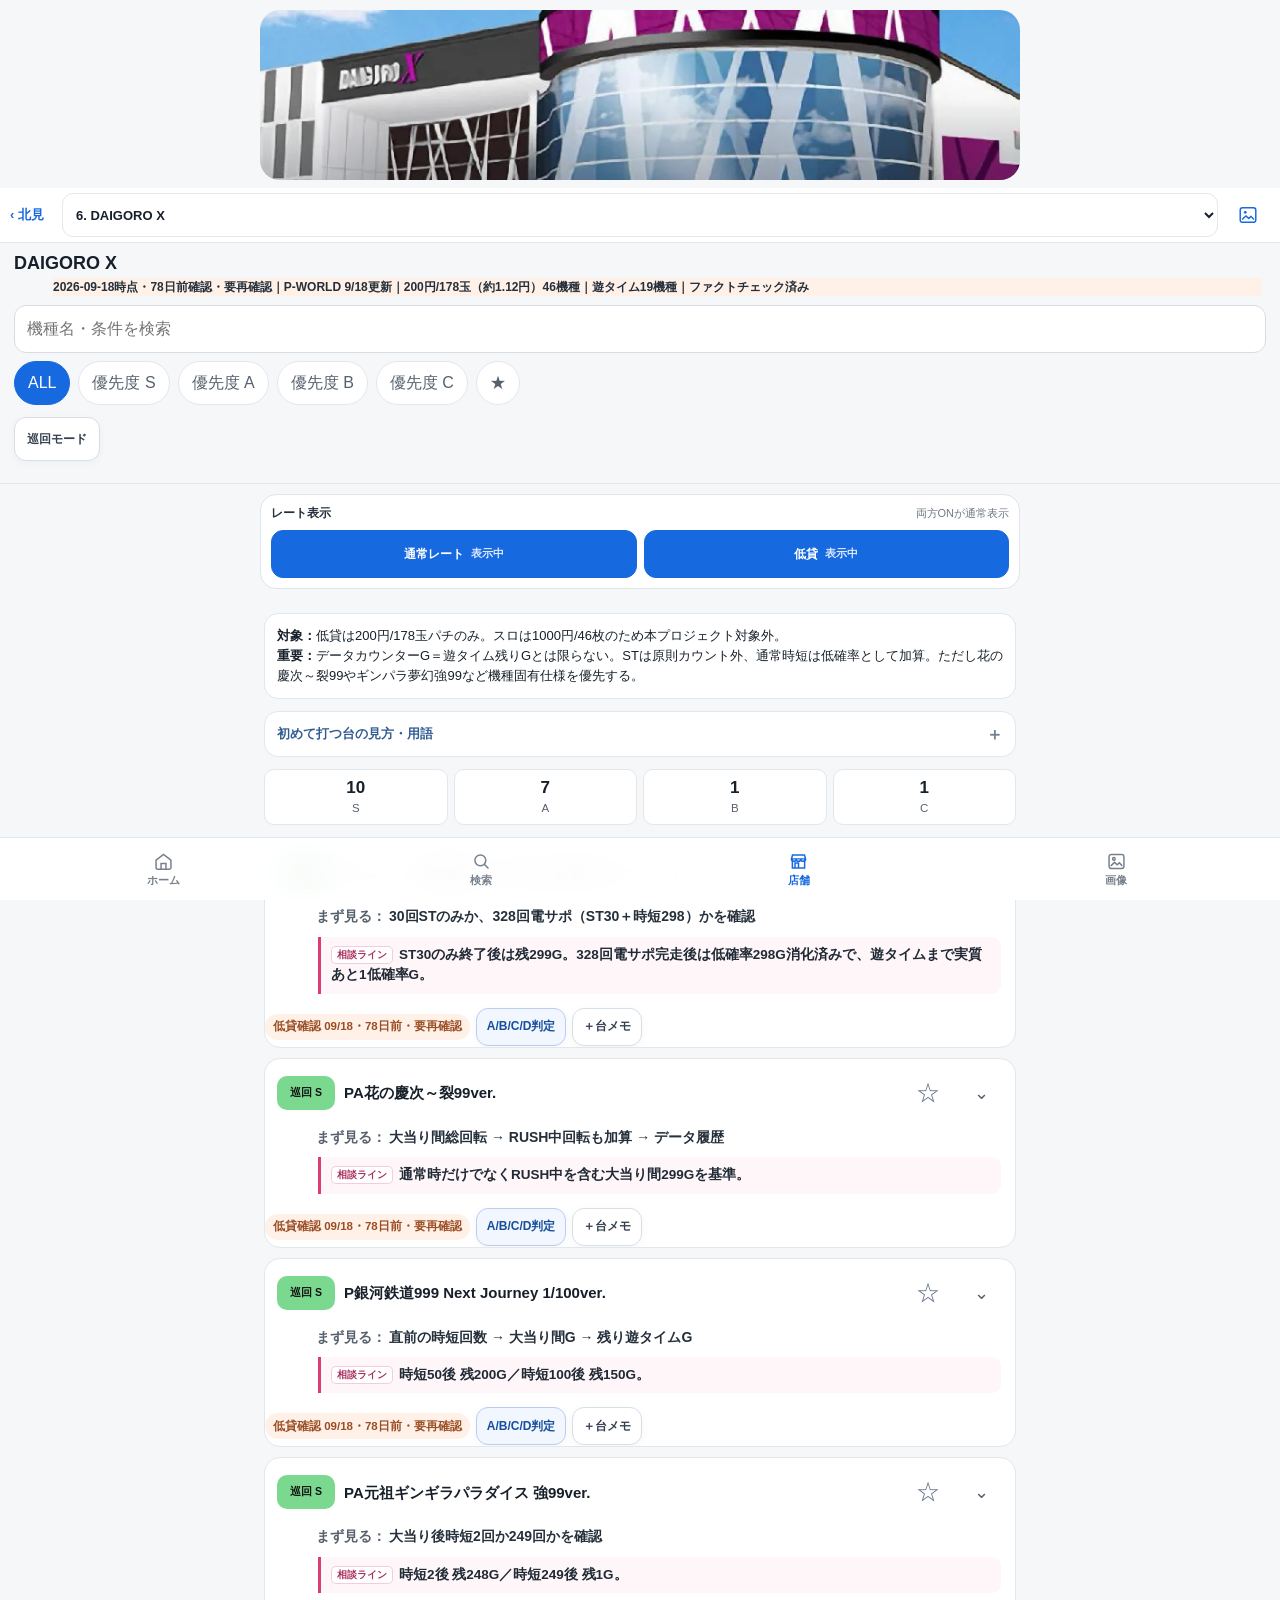
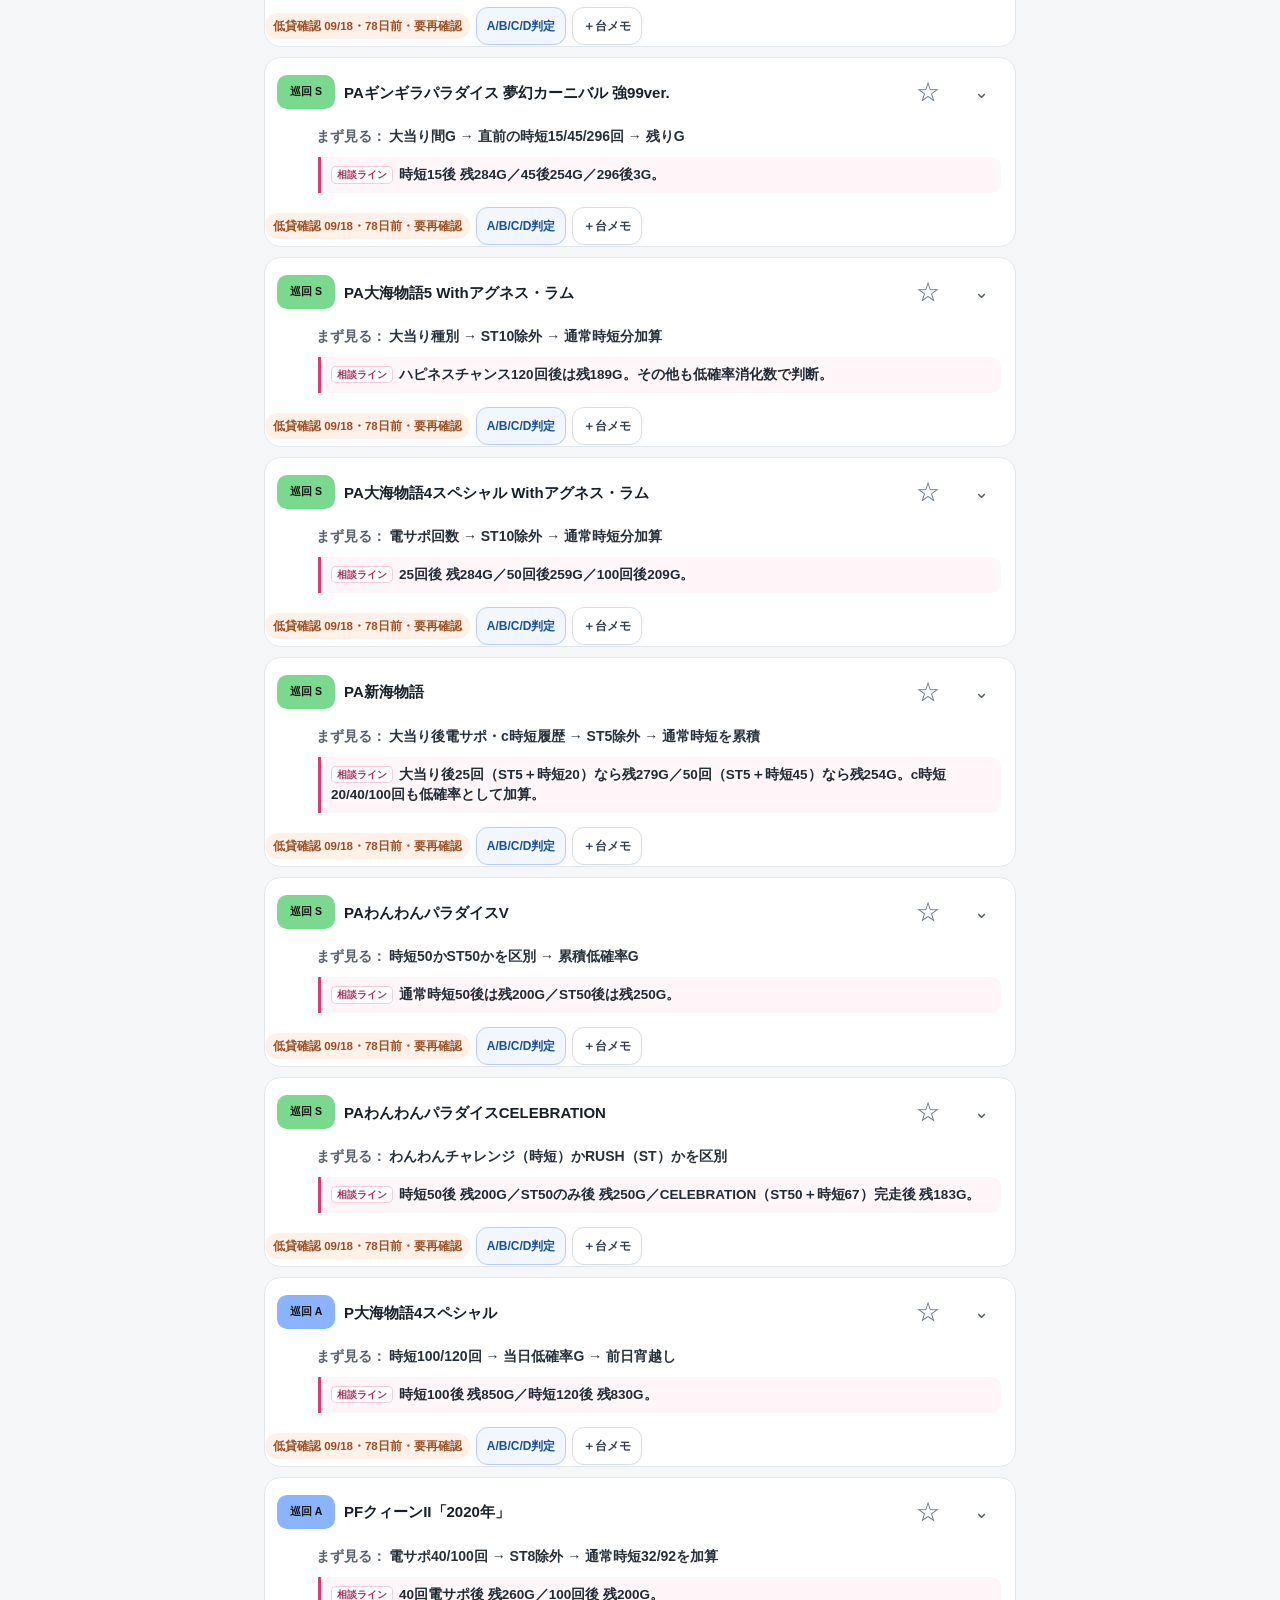
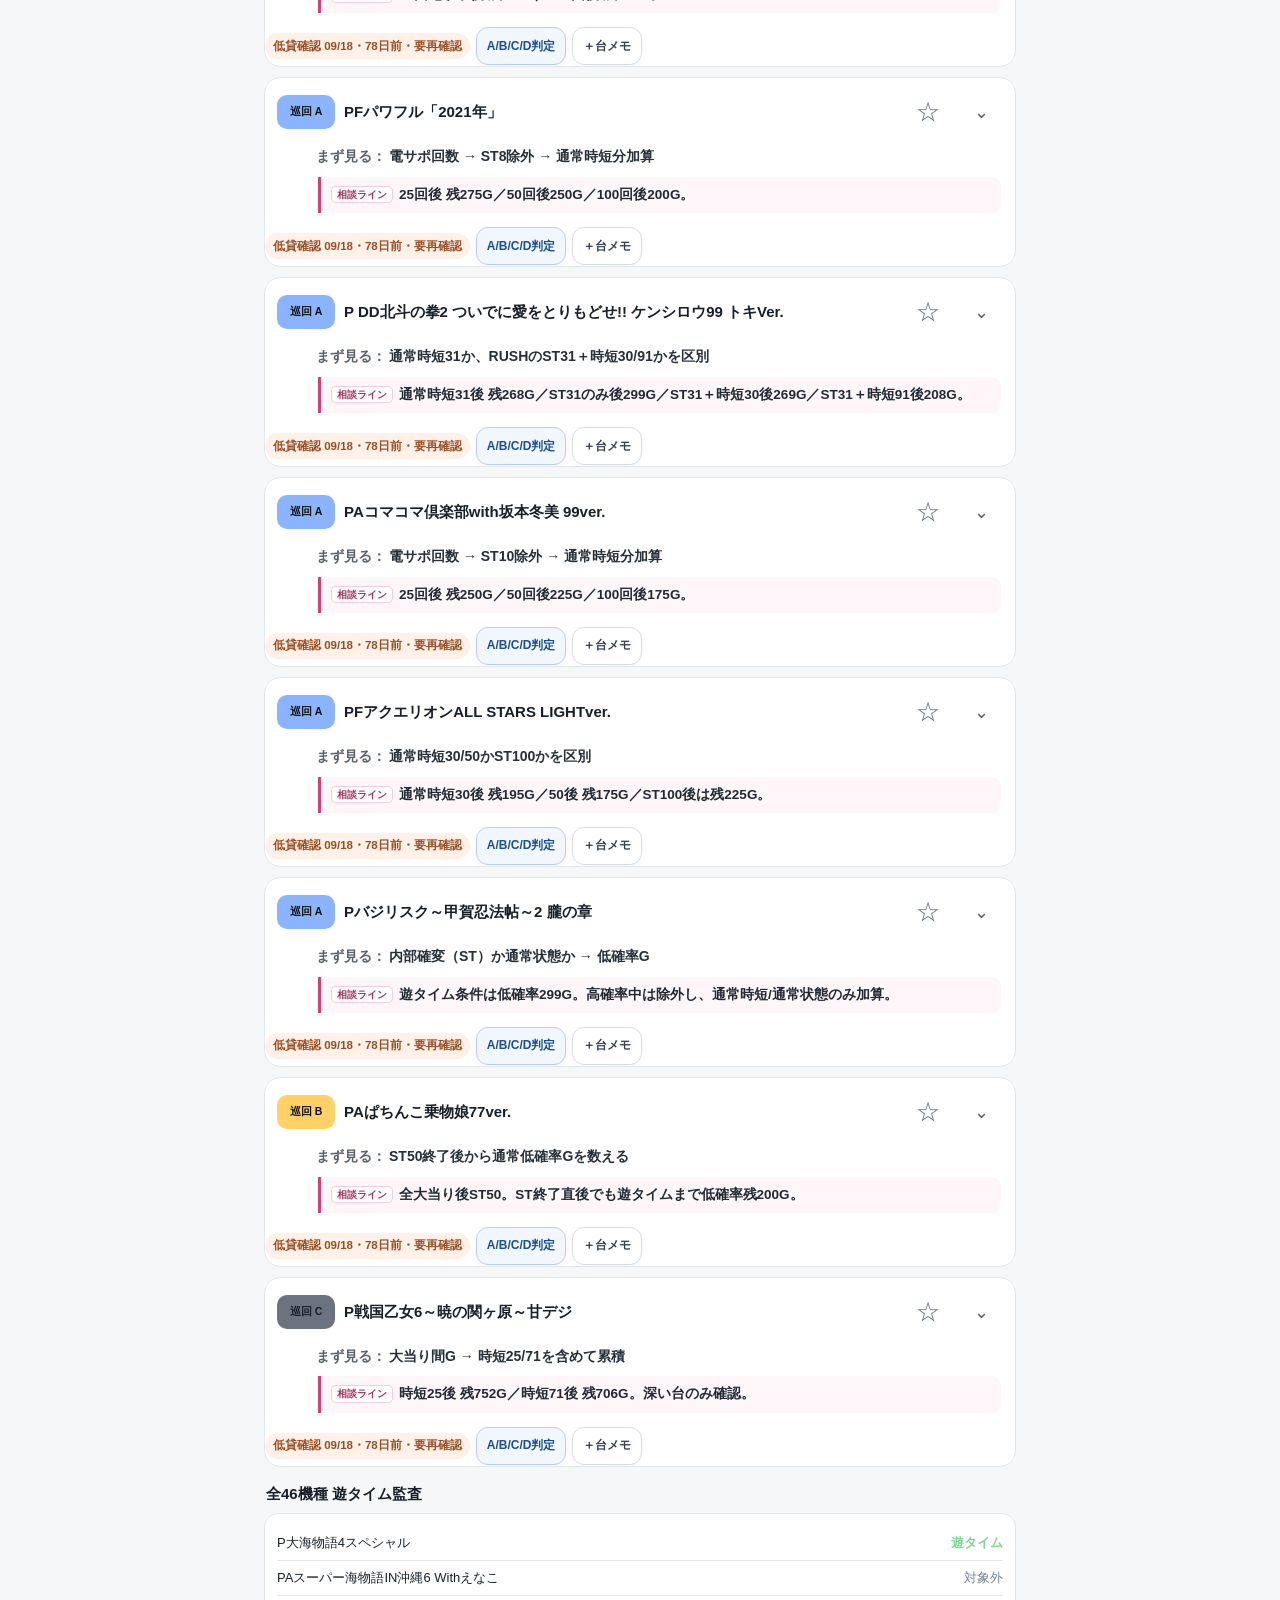
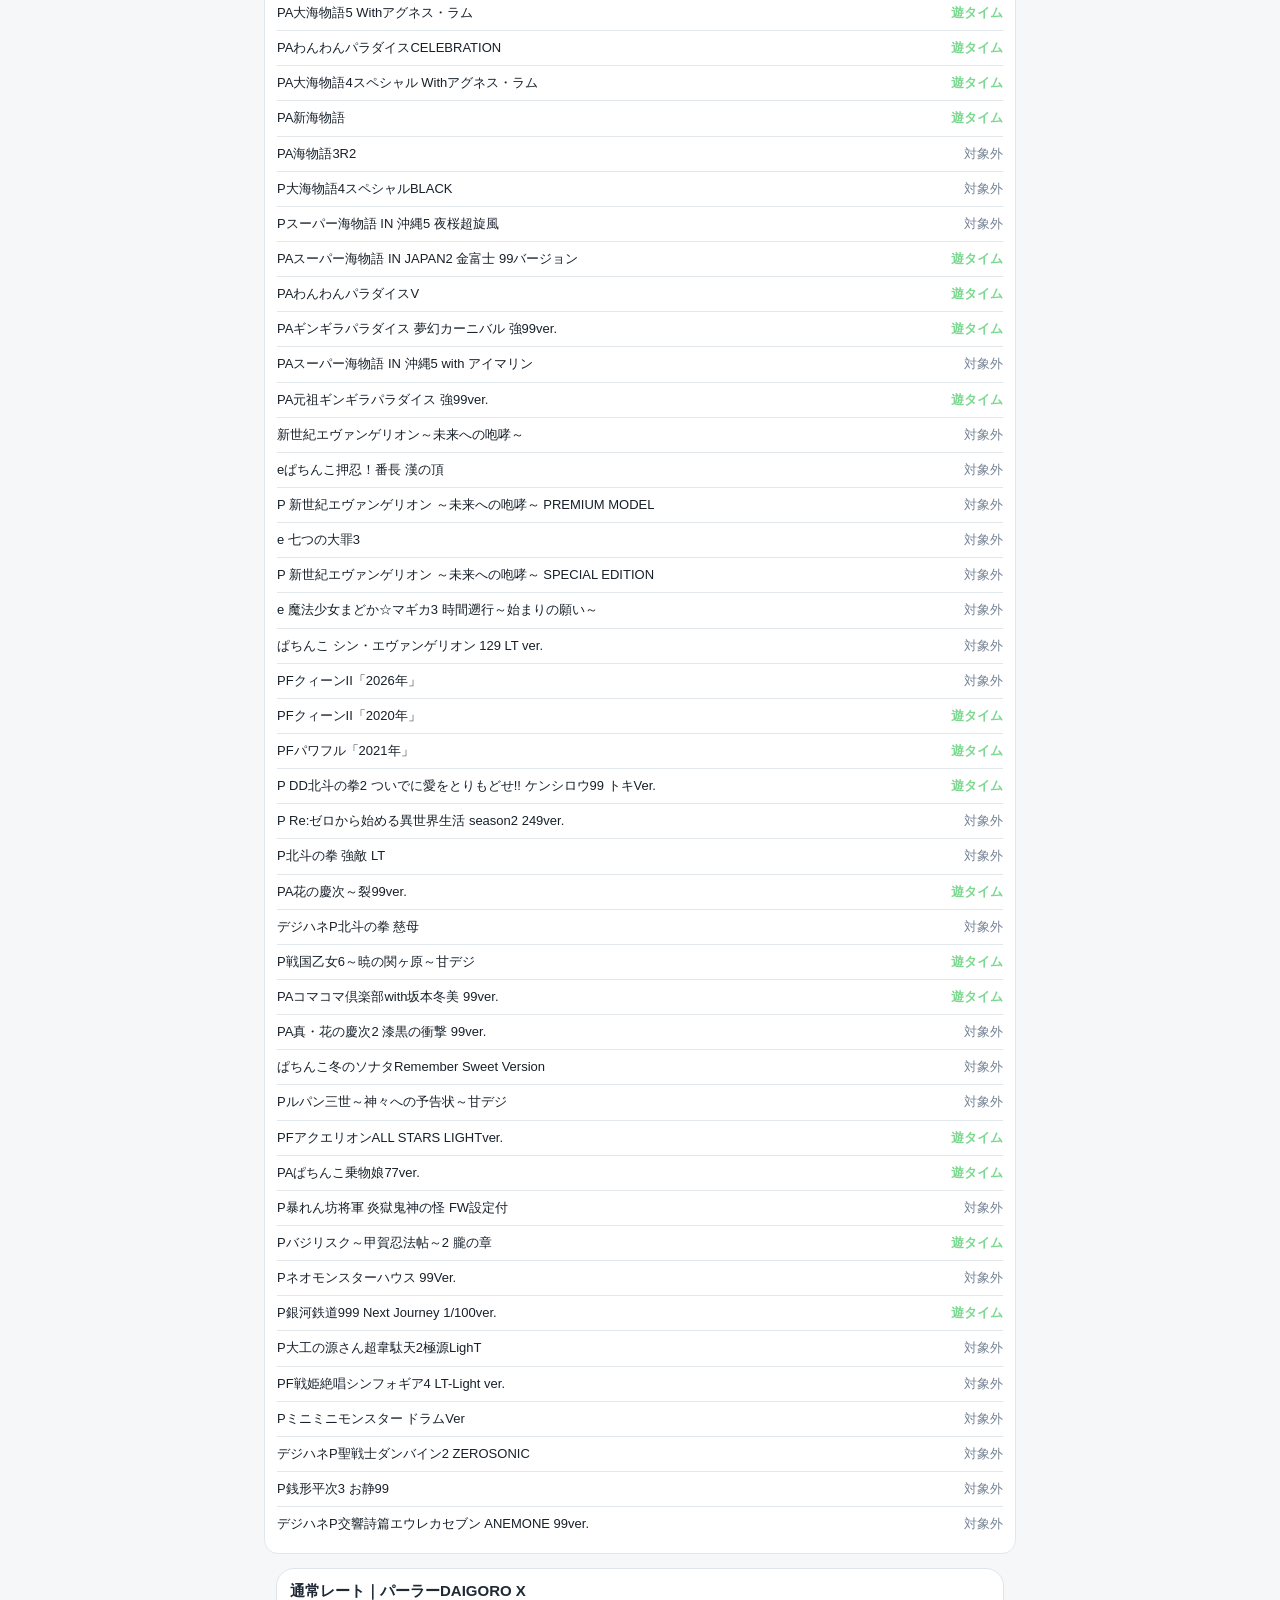
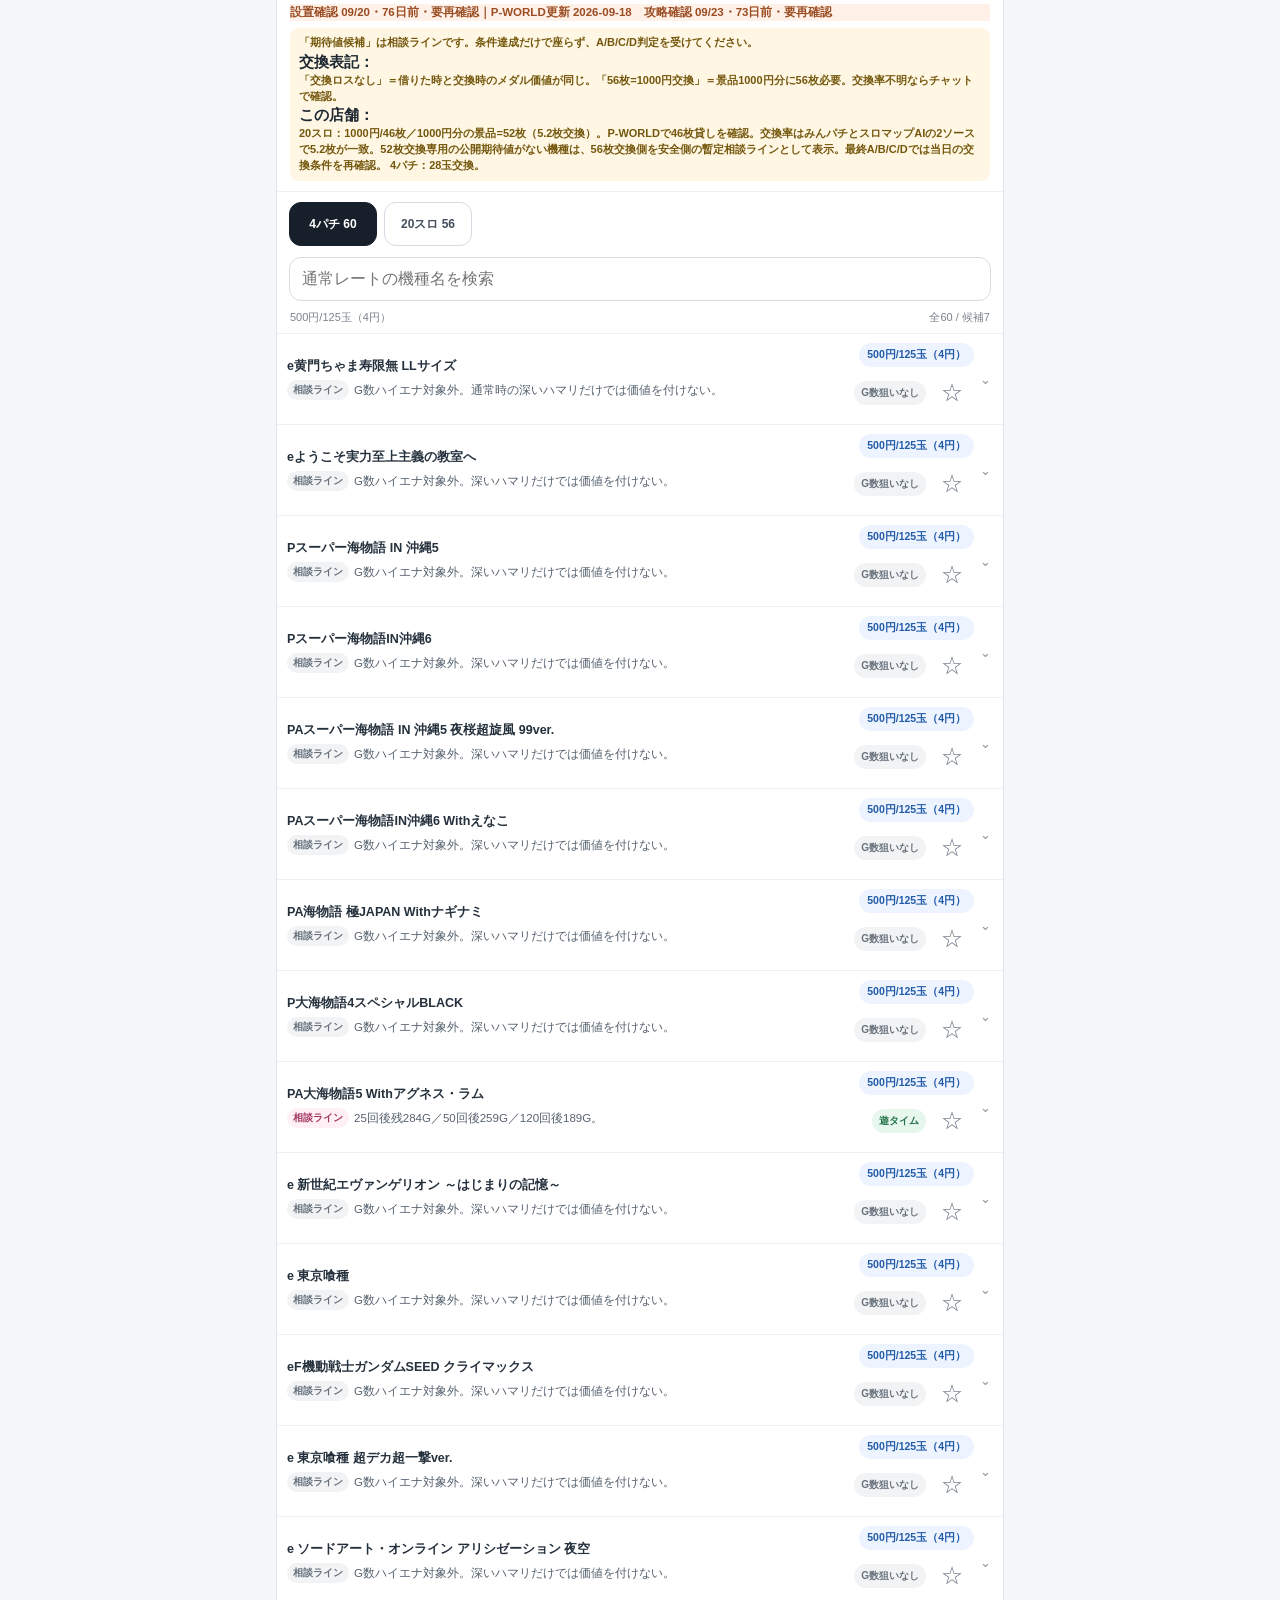
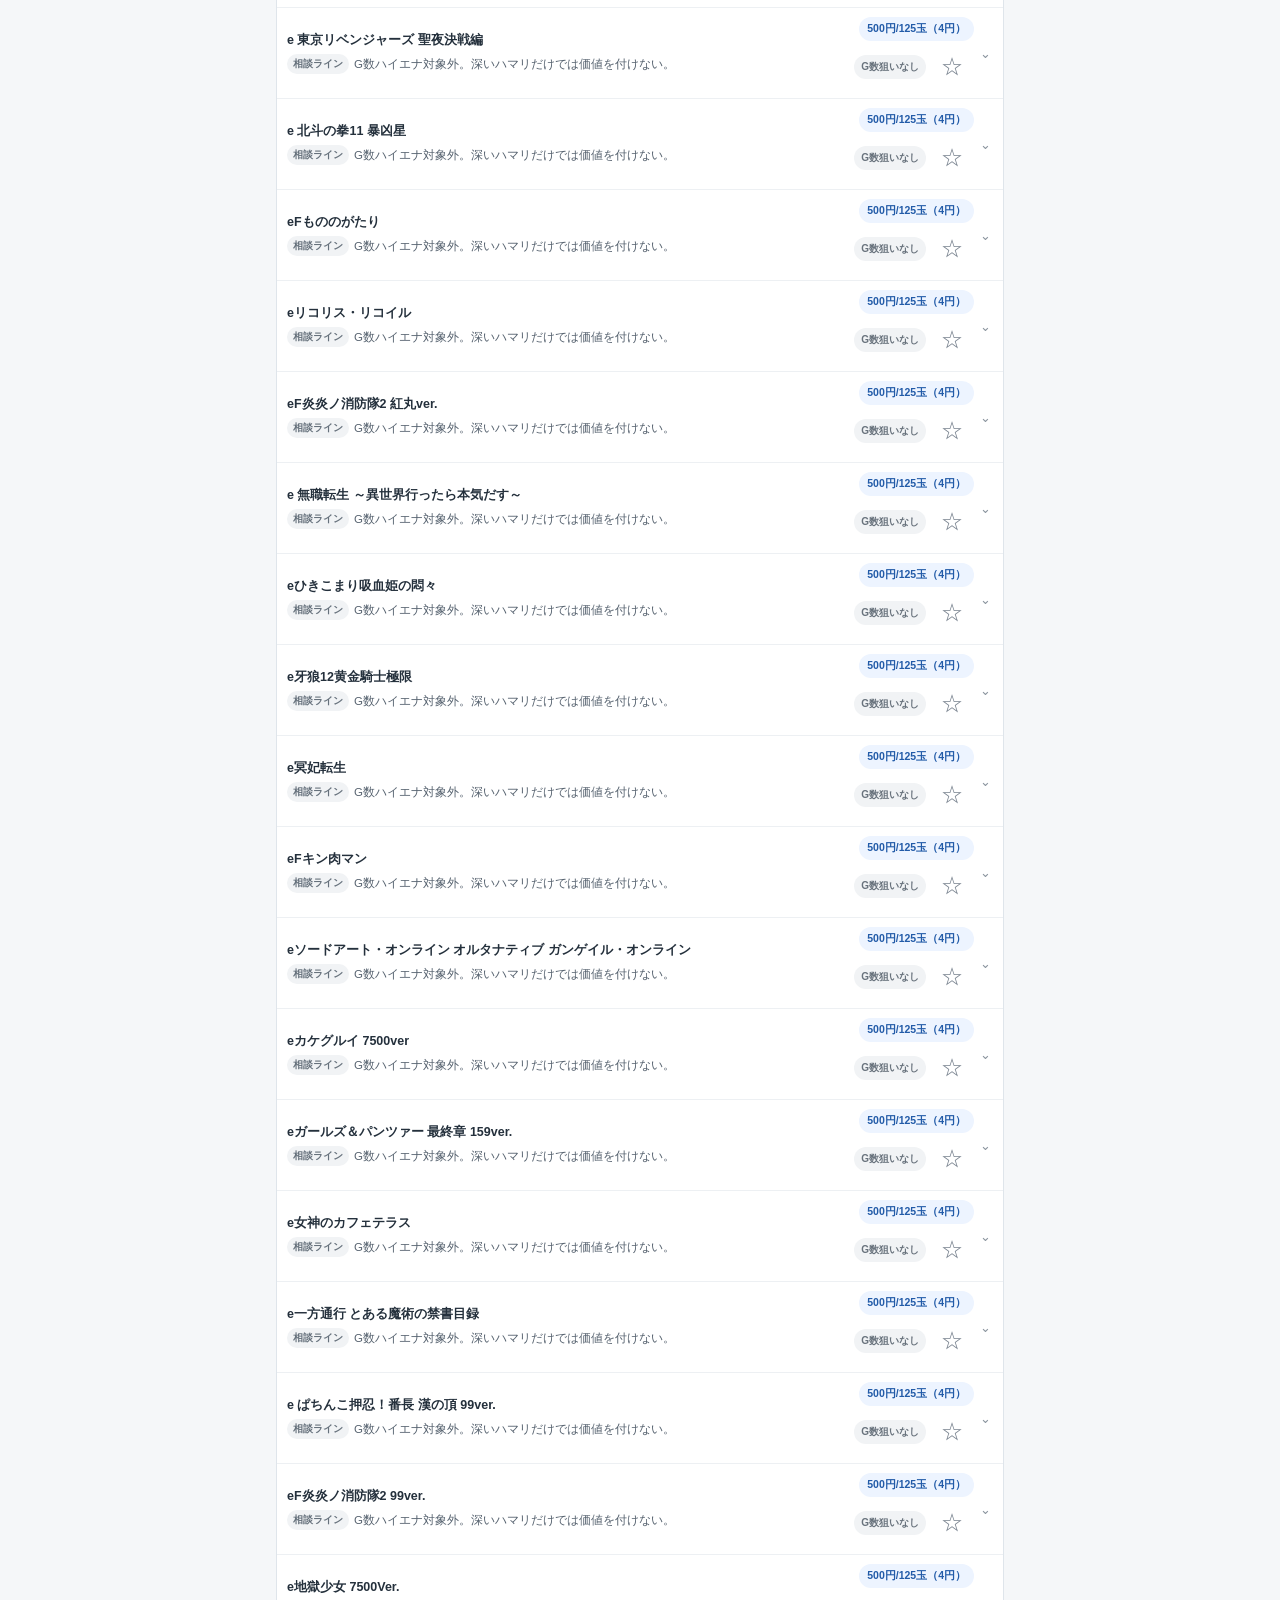
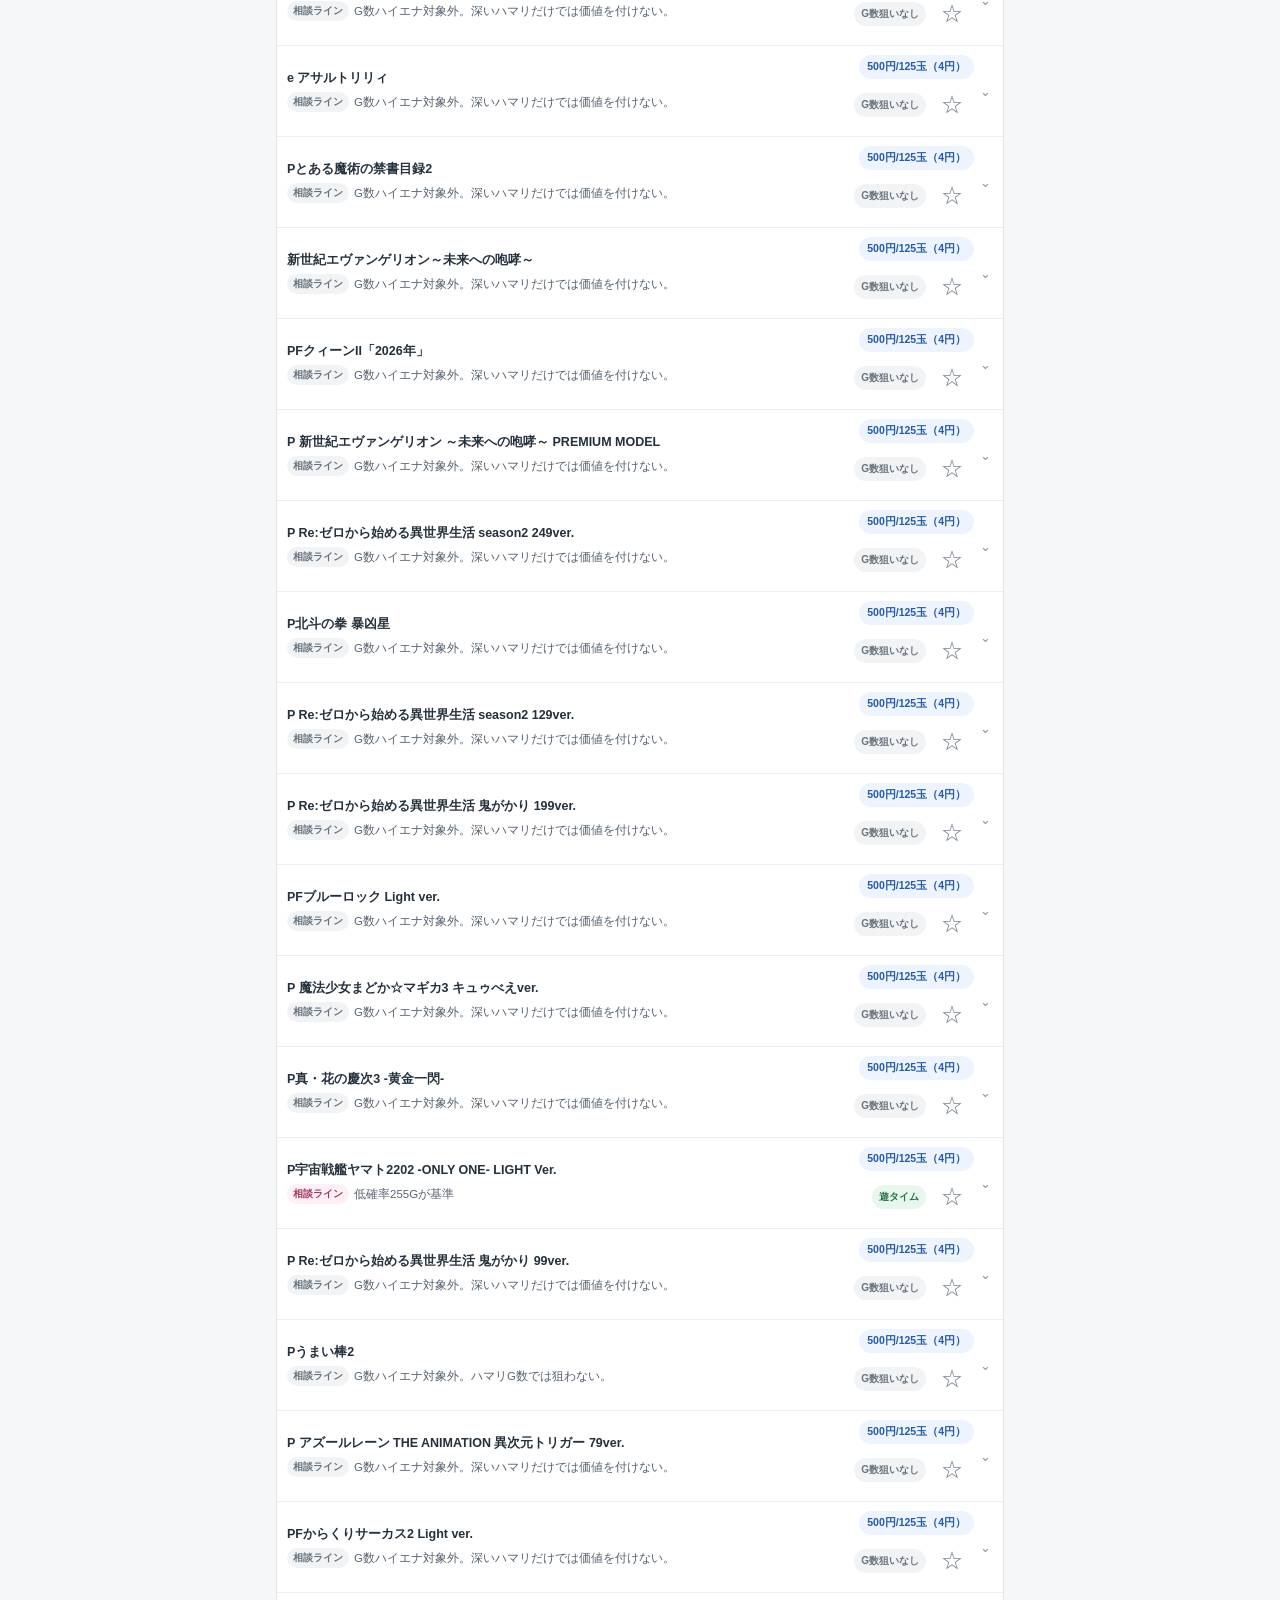
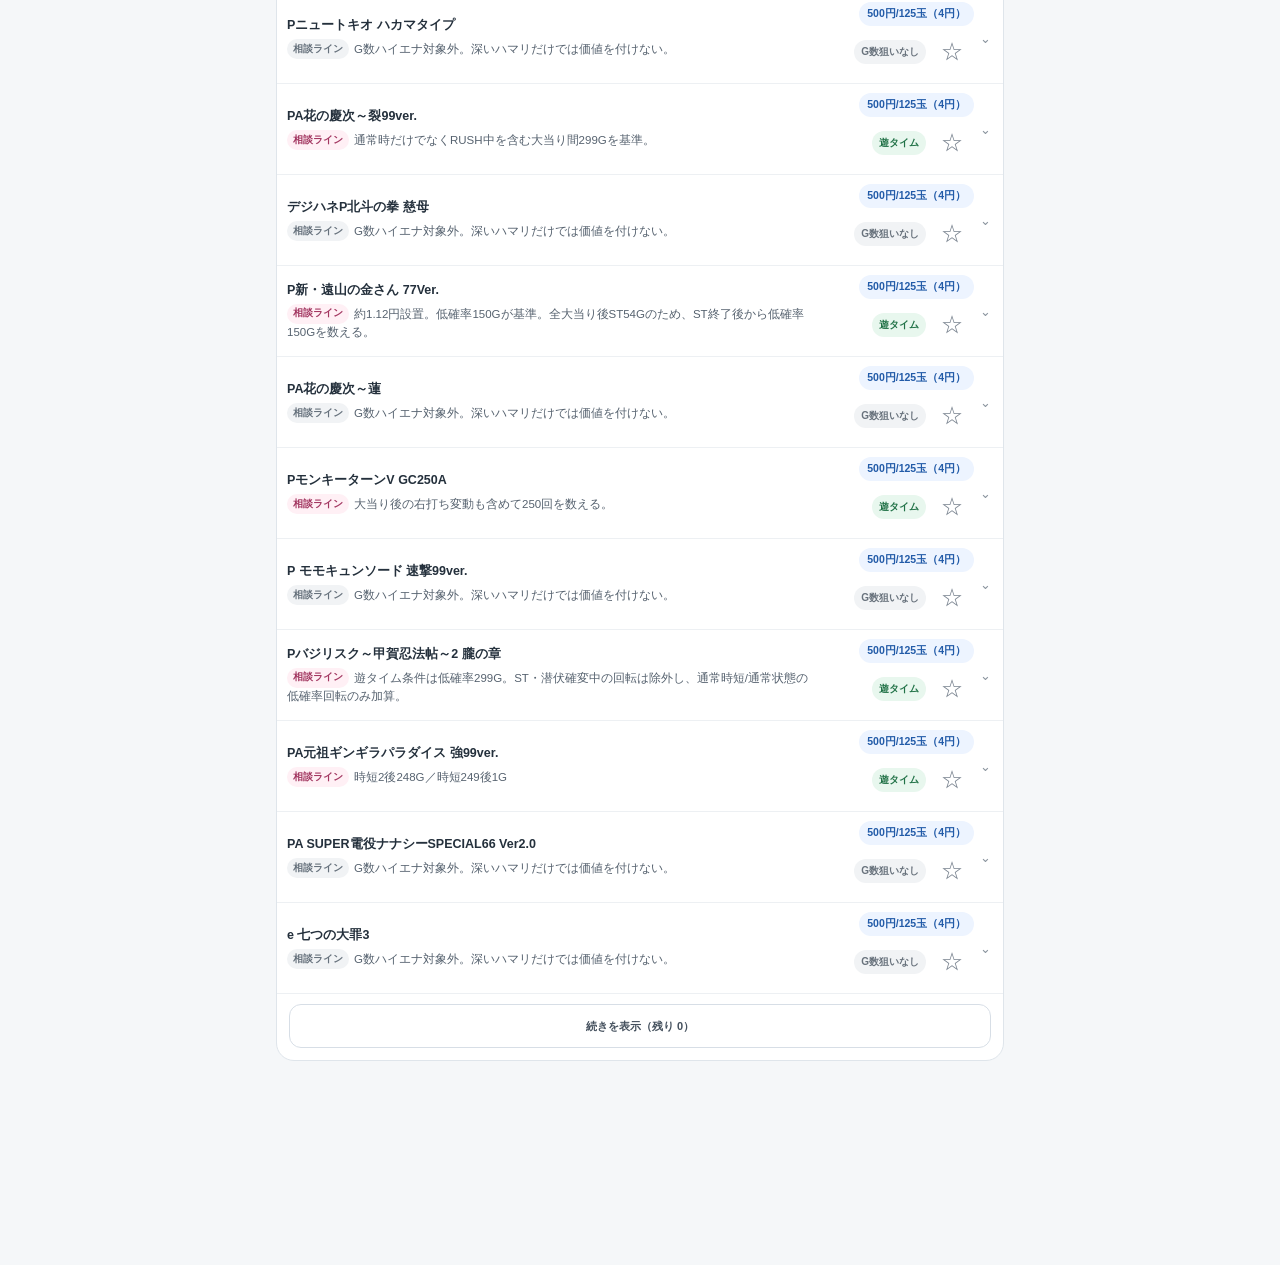
<file: daigoro_x_integrated_factchecked.html>
<!doctype html><html lang="ja"><head><meta charset="utf-8"><meta name="viewport" content="width=device-width,initial-scale=1,viewport-fit=cover"><meta name="theme-color" content="#f4f6f9"><title>パーラーDAIGORO X｜HALL SCAN</title><style>
:root{--bg:#0b0f14;--panel:#121821;--panel2:#171f2b;--line:#263244;--text:#eef3f8;--muted:#9aa7b6;--accent:#8ab4ff}
*{box-sizing:border-box}html{scroll-behavior:smooth}body{margin:0;background:var(--bg);color:var(--text);font-family:-apple-system,BlinkMacSystemFont,"Hiragino Sans","Yu Gothic",sans-serif;padding-bottom:94px}header{position:sticky;top:0;z-index:20;background:rgba(11,15,20,.96);backdrop-filter:blur(14px);border-bottom:1px solid var(--line);padding:12px}h1{font-size:18px;margin:0 0 4px}.sub{font-size:12px;color:var(--muted)}main{padding:12px;max-width:780px;margin:auto}button{font:inherit}.search{width:100%;padding:12px;margin-top:9px;border:1px solid var(--line);border-radius:12px;background:var(--panel);color:var(--text);font-size:16px}.filters{display:flex;gap:7px;overflow:auto;padding-top:8px}.filter{border:1px solid var(--line);background:var(--panel);color:var(--text);border-radius:999px;padding:8px 12px;white-space:nowrap}.filter.active{border-color:var(--accent);background:#162338}.notice,.audit{background:#101722;border:1px solid var(--line);border-radius:14px;padding:12px;margin-bottom:12px;font-size:13px;line-height:1.55}.stats{display:grid;grid-template-columns:repeat(4,1fr);gap:6px;margin-bottom:12px}.stat{background:var(--panel);border:1px solid var(--line);border-radius:10px;padding:8px;text-align:center}.stat b{display:block;font-size:17px}.stat span{font-size:10px;color:var(--muted)}.card{background:var(--panel);border:1px solid var(--line);border-radius:16px;margin-bottom:10px;overflow:hidden}.head{display:flex;align-items:center;gap:9px;padding:12px}.rank{min-width:34px;height:34px;border-radius:10px;display:grid;place-items:center;font-weight:800}.rank.S{color:#111;background:#7bd88f}.rank.A{color:#111;background:#8ab4ff}.rank.B{color:#111;background:#ffd166}.rank.C{background:#6b7280}.name{flex:1;font-weight:750;font-size:15px;line-height:1.3}.star{border:0;background:transparent;color:#64748b;font-size:24px}.star.on{color:#ffd166}.toggle{border:0;background:transparent;color:var(--muted);font-size:18px}.quick{padding:0 12px 12px;font-size:13px;line-height:1.5}.details{display:none;border-top:1px solid var(--line);padding:11px 12px 13px;background:var(--panel2)}.card.open .details{display:block}.row{display:grid;grid-template-columns:74px 1fr;gap:9px;padding:6px 0;border-bottom:1px dashed #293446;font-size:13px;line-height:1.55}.row:last-child{border:0}.label{color:var(--muted);font-weight:700}.source{display:inline-block;margin-top:10px;color:var(--accent);text-decoration:none;font-size:13px}h2{font-size:15px;margin:18px 2px 9px}.auditrow{display:grid;grid-template-columns:1fr auto;gap:8px;padding:7px 0;border-bottom:1px solid #202a38}.auditrow:last-child{border:0}.yes{color:#7bd88f;font-weight:700}.no{color:#778596}.bottom{position:fixed;left:0;right:0;bottom:0;z-index:30;background:rgba(15,20,27,.96);border-top:1px solid var(--line);display:grid;grid-template-columns:repeat(4,1fr);padding:6px 5px calc(6px + env(safe-area-inset-bottom))}.bottom button{border:0;background:none;color:var(--muted);padding:7px;font-size:11px}.bottom b{display:block;color:var(--text);font-size:16px}.hidden{display:none!important}

/* iPhone/mobile shell: no iframe, true viewport width */
html,body{width:100%;max-width:100%;overflow-x:hidden}
body{min-height:100dvh;padding-bottom:max(104px,calc(86px + env(safe-area-inset-bottom)))!important}
header{width:100%!important;max-width:none!important;margin:0!important;padding-top:calc(10px + env(safe-area-inset-top))!important;padding-left:max(10px,env(safe-area-inset-left))!important;padding-right:max(10px,env(safe-area-inset-right))!important}
main{width:100%!important;max-width:780px!important;margin-left:auto!important;margin-right:auto!important;padding-left:max(12px,env(safe-area-inset-left))!important;padding-right:max(12px,env(safe-area-inset-right))!important}
.globalnav{display:flex;align-items:center;gap:6px;margin-bottom:8px;overflow:auto;scrollbar-width:none}.globalnav::-webkit-scrollbar,.storetabs::-webkit-scrollbar{display:none}.globalnav a{flex:0 0 auto;text-decoration:none;color:var(--text,var(--t,#eef3f8));border:1px solid var(--line,var(--l,#263244));background:var(--panel,var(--p,#121821));border-radius:999px;padding:6px 9px;font-size:11px;font-weight:750;line-height:1.2}.globalnav .spacer{flex:1}
.storetabs{display:flex;gap:6px;overflow-x:auto;margin-top:9px;padding-bottom:2px;scrollbar-width:none}.storetab{flex:0 0 auto;text-decoration:none;color:var(--text,var(--t,#eef3f8));border:1px solid var(--line,var(--l,#263244));background:var(--panel,var(--p,#121821));border-radius:999px;padding:7px 9px;font-size:11px;white-space:nowrap;line-height:1.2}.storetab.active{border-color:var(--accent,var(--a,#8ab4ff));background:#162338}
.bottom,nav.bottom{padding-bottom:calc(8px + max(env(safe-area-inset-bottom),18px))!important;padding-left:max(6px,env(safe-area-inset-left))!important;padding-right:max(6px,env(safe-area-inset-right))!important}
img,video,canvas,svg{max-width:100%;height:auto}.name,.quick,.row>*,.notice,.sub,.detail,.details,.card{overflow-wrap:anywhere;word-break:normal;min-width:0}input,button,select,textarea{max-width:100%}
@media(max-width:430px){h1{font-size:17px!important}.sub{font-size:11px!important}.storetab{font-size:10.5px;padding:7px 8px}}

</style><meta name="apple-mobile-web-app-capable" content="yes"><meta name="apple-mobile-web-app-status-bar-style" content="default"><meta name="color-scheme" content="light">
<link rel="stylesheet" href="./app-v2.css">
<link rel="manifest" href="./manifest.webmanifest"><link rel="apple-touch-icon" href="./apple-touch-icon.png"><link rel="stylesheet" href="./app-v3.css"><link rel="stylesheet" href="./hallscan-v315.css"><script src="./fullrate-data-v314.js"></script>
<script src="./machine-strategy-v315.js"></script></head><body class="v2-store"><div class="v32-storeHero"><img src="./daigoro-x.webp" alt="" fetchpriority="high" onerror="this.closest('.v32-storeHero').hidden=true"><div class="v32-storeHeroShade"></div></div><nav class="v2-appbar"><a class="v2-back" href="./stores.html#kitami">‹ 北見</a><select class="v2-store-select" aria-label="北見の店舗を切替" onchange="if(this.value)location.href=this.value"><option value="./kitami_himawari_integrated_factchecked.html">1. 北見ひまわり</option><option value="./daigoro_z_integrated_factchecked.html">2. DAIGORO Z</option><option value="./maruhan_kitami_integrated_factchecked.html">3. マルハン北見</option><option value="./maruhan_tanno_integrated_factchecked.html">4. マルハン端野</option><option value="./dynam_kitami_integrated_factchecked.html">5. ダイナム北見</option><option value="./daigoro_x_integrated_factchecked.html" selected>6. DAIGORO X</option><option value="./royal_kitami_integrated_factchecked.html">7. ロイヤル北見</option><option value="./aurora_kitami_integrated_factchecked.html">8. オーロラ北見</option><option value="./towa_kitami_integrated_factchecked.html">9. 東和 北見</option><option value="./daiman_integrated_factchecked.html">10. ダイマン留辺蘂</option></select><a class="v2-tool" href="./visual-guide.html" aria-label="画像ガイド"><svg viewBox="0 0 24 24" aria-hidden="true"><rect x="3.5" y="4" width="17" height="16" rx="2.5" fill="none" stroke="currentColor" stroke-width="1.6"/><circle cx="9" cy="9" r="1.5" fill="currentColor"/><path d="m5.5 17 4.2-4 3.1 2.8 2.5-2.3 3.2 3.5" fill="none" stroke="currentColor" stroke-width="1.6" stroke-linejoin="round"/></svg></a></nav>
<header><h1>DAIGORO X</h1><div class="sub">2026-09-18｜P-WORLD 9/18更新｜200円/178玉（約1.12円）46機種｜遊タイム19機種｜ファクトチェック済み</div><input id="search" class="search" placeholder="機種名・条件を検索"><div class="filters"><button class="filter active" data-rank="ALL">ALL</button><button class="filter" data-rank="S">S</button><button class="filter" data-rank="A">A</button><button class="filter" data-rank="B">B</button><button class="filter" data-rank="C">C</button><button class="filter" data-rank="FAV">★</button></div></header>
<main><div class="notice"><b>対象：</b>低貸は200円/178玉パチのみ。スロは1000円/46枚のため本プロジェクト対象外。<br><b>重要：</b>データカウンターG＝遊タイム残りGとは限らない。STは原則カウント外、通常時短は低確率として加算。ただし花の慶次～裂99やギンパラ夢幻強99など機種固有仕様を優先する。</div><details class="v311-help"><summary>初めて打つ台の見方・用語</summary><div class="v311-helpbody"><p><b>読み順：</b>「まず見る」→「座る目安」→必要なら詳細。矢印（→）は左から確認します。</p><div class="v311-glossary"><span><b>G</b> ゲーム数</span><span><b>液晶G</b> 台の画面に出るG数</span><span><b>実G</b> 実際に消化したG数</span><span><b>AT</b> 出玉を増やすメイン区間</span><span><b>CZ</b> AT・ボーナス等へのチャンス区間</span><span><b>AT間/CZ間</b> 前回のAT/CZからの経過</span><span><b>スルー</b> 次の当たり等につながらず終わった回数</span><span><b>pt</b> ポイント</span><span><b>BIG/REG</b> ボーナスの種類</span><span><b>BC/BT</b> バジリスク系のボーナス/AT名称</span><span><b>リセット</b> 設定変更などで内部状態が初期化された状態</span><span><b>ST</b> 大当り確率が高い区間</span><span><b>時短</b> 電サポ付きの通常確率区間（機種ごとの例外あり）</span><span><b>RAMクリア</b> 内部カウントが初期化された状態</span><span><b>宵越し</b> 前日から内部カウントが引き継がれた状態</span><span><b>示唆</b> 内部状態のヒント。確定とは限らない</span></div><p class="v311-caution"><b>迷ったら見送る：</b>ST/時短やリセット状態など、カードに必要な条件を判別できない台は残りGを推測して打たない。</p></div></details><div id="stats" class="stats"></div><div id="cards"></div><h2 id="auditTitle">全46機種 遊タイム監査</h2><div id="audit" class="audit"></div></main>
<nav class="v21-dock" aria-label="メインナビ"><a class="" href="./index.html"><svg viewBox="0 0 24 24" fill="none" stroke="currentColor"><path d="M3.5 10.5 12 3.8l8.5 6.7v8.7a1.6 1.6 0 0 1-1.6 1.6H5.1a1.6 1.6 0 0 1-1.6-1.6z"/><path d="M9.2 20.8v-6.6h5.6v6.6"/></svg><span>ホーム</span></a><a class="" href="./search.html"><svg viewBox="0 0 24 24" fill="none" stroke="currentColor"><circle cx="10.7" cy="10.7" r="6.2"/><path d="m15.3 15.3 4.7 4.7"/></svg><span>検索</span></a><a class="active" href="./stores.html"><svg viewBox="0 0 24 24" fill="none" stroke="currentColor"><path d="M4 9h16l-1.2-4.5H5.2z"/><path d="M5 9v10.5h14V9M8 19.5v-5.8h4v5.8"/><path d="M4 9c0 1.5 1.2 2.7 2.7 2.7S9.4 10.5 9.4 9c0 1.5 1.2 2.7 2.6 2.7S14.6 10.5 14.6 9c0 1.5 1.2 2.7 2.7 2.7S20 10.5 20 9"/></svg><span>店舗</span></a><a class="" href="./visual-guide.html"><svg viewBox="0 0 24 24" fill="none" stroke="currentColor"><rect x="3.5" y="4" width="17" height="16" rx="2.5"/><circle cx="9" cy="9" r="1.5"/><path d="m5.5 17 4.2-4 3.1 2.8 2.5-2.3 3.2 3.5"/></svg><span>画像</span></a></nav>
<script>const data=[{"name":"PAスーパー海物語 IN JAPAN2 金富士 99バージョン","rank":"S","check":"30回STのみか、328回電サポ（ST30＋時短298）かを確認","target":"ST30のみ終了後は残299G。328回電サポ完走後は低確率298G消化済みで、遊タイムまで実質あと1低確率G。","ceiling":"低確率299G → 時短379G。","short":"ST30は除外。328回電サポ時はST30＋通常時短298なので、時短298を加算。","stop":"328回電サポ抜け台は最優先確認。","note":"データカウンターGと遊タイムカウントのズレに注意。","source":"https://www.p-world.co.jp/machine/database/9420"},{"name":"PA花の慶次～裂99ver.","rank":"S","check":"大当り間総回転 → RUSH中回転も加算 → データ履歴","target":"通常時だけでなくRUSH中を含む大当り間299Gを基準。","ceiling":"299回転消化 → 実質次回まで。","short":"RUSH中の回転数も遊タイムカウント対象。","stop":"大当り間総回転を追える台だけ正確に判定。","note":"通常時Gだけを見ると見誤る特殊タイプ。","source":"https://www.p-world.co.jp/machine/database/10182"},{"name":"P銀河鉄道999 Next Journey 1/100ver.","rank":"S","check":"直前の時短回数 → 大当り間G → 残り遊タイムG","target":"時短50後 残200G／時短100後 残150G。","ceiling":"大当り間250G → 時短380G。","short":"通常時短分も250回に含む。","stop":"直前の電サポ回数を確認して残りGを計算。","note":"P-WORLDが時短50後200G・時短100後150Gを明記。","source":"https://www.p-world.co.jp/machine/database/9826"},{"name":"PA元祖ギンギラパラダイス 強99ver.","rank":"S","check":"大当り後時短2回か249回かを確認","target":"時短2後 残248G／時短249後 残1G。","ceiling":"低確率250G（時短含む）→ 時短379G。","short":"大当り後の時短も低確率カウントに加算。","stop":"時短249終了台は最優先。","note":"同シリーズ別スペックと混同しない。","source":"https://www.p-world.co.jp/machine/database/9813"},{"name":"PAギンギラパラダイス 夢幻カーニバル 強99ver.","rank":"S","check":"大当り間G → 直前の時短15/45/296回 → 残りG","target":"時短15後 残284G／45後254G／296後3G。","ceiling":"大当り間299G → 時短379G＋残保留。","short":"ギンギラタイム・Rush中の回転数も299回に含む。","stop":"大当り間の総回転で判断。296回時短抜けは最優先。","note":"確変ではない1種2種混合。RUSH中も遊タイムカウント対象。","source":"https://www.p-world.co.jp/machine/database/9549"},{"name":"PA大海物語5 Withアグネス・ラム","rank":"S","check":"大当り種別 → ST10除外 → 通常時短分加算","target":"ハピネスチャンス120回後は残189G。その他も低確率消化数で判断。","ceiling":"低確率299G → 時短379G。","short":"ST10Gは除外。通常時短部分は加算。","stop":"電サポ表示だけでなく低確率消化数を再計算。","note":"HC120＝ST10＋通常時短110。","source":"https://www.p-world.co.jp/machine/database/9833"},{"name":"PA大海物語4スペシャル Withアグネス・ラム","rank":"S","check":"電サポ回数 → ST10除外 → 通常時短分加算","target":"25回後 残284G／50回後259G／100回後209G。","ceiling":"低確率299G → 時短379G。","short":"ST10Gは除外。通常時短15/40/90Gを加算。","stop":"大当り後はST込み309Gで到達するため表示ズレに注意。","note":"遊タイム条件は低確率299G。","source":"https://www.p-world.co.jp/machine/database/9296"},{"name":"PA新海物語","rank":"S","check":"大当り後電サポ・c時短履歴 → ST5除外 → 通常時短を累積","target":"大当り後25回（ST5＋時短20）なら残279G／50回（ST5＋時短45）なら残254G。c時短20/40/100回も低確率として加算。","ceiling":"低確率299G → 時短379G。","short":"ST5は除外。通常時短20/45回とc時短20/40/100回は遊タイム発動回数にカウント。","stop":"液晶表示と履歴を優先。","note":"10R後はST5＋時短299→そのまま遊タイム時短379へ接続するロング電サポ。","source":"https://www.p-world.co.jp/machine/database/9652"},{"name":"PAわんわんパラダイスV","rank":"S","check":"時短50かST50かを区別 → 累積低確率G","target":"通常時短50後は残200G／ST50後は残250G。","ceiling":"低確率250G → 時短379G。","short":"通常時短は加算、STは除外。","stop":"電サポ状態を確認して残りGを計算。","note":"同じ50Gでも内部状態で残りが50G違う。","source":"https://www.p-world.co.jp/machine/database/9313"},{"name":"PAわんわんパラダイスCELEBRATION","rank":"S","check":"わんわんチャレンジ（時短）かRUSH（ST）かを区別","target":"時短50後 残200G／ST50のみ後 残250G／CELEBRATION（ST50＋時短67）完走後 残183G。","ceiling":"低確率250G → 時短379G。","short":"時短は加算、ST50は除外。","stop":"同じ電サポでもST/時短の内訳を確認。","note":"発動条件は低確率250回。わんわんチャレンジの通常時短50回は含むが、ST50回は含まない。","source":"https://www.p-world.co.jp/machine/database/10089"},{"name":"P大海物語4スペシャル","rank":"A","check":"時短100/120回 → 当日低確率G → 前日宵越し","target":"時短100後 残850G／時短120後 残830G。","ceiling":"低確率950G → 時短350G。","short":"通常時短100/120Gも低確率として加算。","stop":"前日最終G・当日の時短消化分も含めて判断。","note":"RAMクリアでリセット。宵越し狙い向き。","source":"https://www.p-world.co.jp/machine/database/9256"},{"name":"PFクィーンII「2020年」","rank":"A","check":"電サポ40/100回 → ST8除外 → 通常時短32/92を加算","target":"40回電サポ後 残260G／100回後 残200G。","ceiling":"低確率292G → 時短100G。","short":"ST8Gは除外。通常時短32/92Gを加算。","stop":"遊タイム恩恵は時短100G。残りと回転率を重視。","note":"2026年版とは別スペック。2020年版のみ遊タイム搭載。","source":"https://www.p-world.co.jp/machine/database/9225"},{"name":"PFパワフル「2021年」","rank":"A","check":"電サポ回数 → ST8除外 → 通常時短分加算","target":"25回後 残275G／50回後250G／100回後200G。","ceiling":"低確率292G → 時短100G。","short":"ST8Gは除外。通常時短17/42/92Gのみ加算。","stop":"恩恵が時短100Gのため残りGと回転率重視。","note":"次回濃厚タイプではない。","source":"https://www.p-world.co.jp/machine/database/9383"},{"name":"P DD北斗の拳2 ついでに愛をとりもどせ!! ケンシロウ99 トキVer.","rank":"A","check":"通常時短31か、RUSHのST31＋時短30/91かを区別","target":"通常時短31後 残268G／ST31のみ後299G／ST31＋時短30後269G／ST31＋時短91後208G。","ceiling":"低確率299G → 時短379G。","short":"ST31は除外。通常時短31/30/91は加算。","stop":"電サポ回数だけでなく内部状態を確認。","note":"同じ31回でも通常時短31とST31がある。","source":"https://www.p-world.co.jp/machine/database/9550"},{"name":"PAコマコマ倶楽部with坂本冬美 99ver.","rank":"A","check":"電サポ回数 → ST10除外 → 通常時短分加算","target":"25回後 残250G／50回後225G／100回後175G。","ceiling":"低確率265G → 時短379G。","short":"ST10は除外。通常時短15/40/90を加算。","stop":"残り低確率Gで判断。","note":"ごらくPB版は150G発動の別スペック。絶対に混同しない。","source":"https://www.p-world.co.jp/machine/database/9624"},{"name":"PFアクエリオンALL STARS LIGHTver.","rank":"A","check":"通常時短30/50かST100かを区別","target":"通常時短30後 残195G／50後 残175G／ST100後は残225G。","ceiling":"低確率225G → 時短341G。","short":"通常時短は加算。ST100は高確率なので除外。","stop":"直前の電サポが時短かSTか判別して計算。","note":"特図1ST突入率5%、特図2はST100%。","source":"https://www.p-world.co.jp/machine/database/9210"},{"name":"Pバジリスク～甲賀忍法帖～2 朧の章","rank":"A","check":"内部確変（ST）か通常状態か → 低確率G","target":"遊タイム条件は低確率299G。高確率中は除外し、通常時短/通常状態のみ加算。","ceiling":"低確率299G → 時短379G。","short":"大当り後30/100/299/399回（ST含む）の複数パターン。","stop":"内部状態を判別できない場合はデータ表示だけで断定しない。","note":"高確ステージ70GはST/通常が混在し、単純換算が危険。","source":"https://www.p-world.co.jp/machine/database/9342"},{"name":"PAぱちんこ乗物娘77ver.","rank":"B","check":"ST50終了後から通常低確率Gを数える","target":"全大当り後ST50。ST終了直後でも遊タイムまで低確率残200G。","ceiling":"低確率200G → 時短290G。","short":"ST50は高確率なので遊タイムカウント外。","stop":"ST終了後の通常G数で判断。","note":"電サポ50回をそのまま200回から引かない。","source":"https://www.p-world.co.jp/machine/database/9455"},{"name":"P戦国乙女6～暁の関ヶ原～甘デジ","rank":"C","check":"大当り間G → 時短25/71を含めて累積","target":"時短25後 残752G／時短71後 残706G。深い台のみ確認。","ceiling":"低確率777G → 時短171G。","short":"本機は確変なし。時短中の回転数も777回に含む。","stop":"恩恵が171回で到達も深いため、明確な深ハマりだけ対象。","note":"遊タイムは搭載しているが巡回優先度は低い。","source":"https://www.p-world.co.jp/machine/database/9377"}];const auditData=[{"name":"P大海物語4スペシャル","yutime":true},{"name":"PAスーパー海物語IN沖縄6 Withえなこ","yutime":false},{"name":"PA大海物語5 Withアグネス・ラム","yutime":true},{"name":"PAわんわんパラダイスCELEBRATION","yutime":true},{"name":"PA大海物語4スペシャル Withアグネス・ラム","yutime":true},{"name":"PA新海物語","yutime":true},{"name":"PA海物語3R2","yutime":false},{"name":"P大海物語4スペシャルBLACK","yutime":false},{"name":"Pスーパー海物語 IN 沖縄5 夜桜超旋風","yutime":false},{"name":"PAスーパー海物語 IN JAPAN2 金富士 99バージョン","yutime":true},{"name":"PAわんわんパラダイスV","yutime":true},{"name":"PAギンギラパラダイス 夢幻カーニバル 強99ver.","yutime":true},{"name":"PAスーパー海物語 IN 沖縄5 with アイマリン","yutime":false},{"name":"PA元祖ギンギラパラダイス 強99ver.","yutime":true},{"name":"新世紀エヴァンゲリオン～未来への咆哮～","yutime":false},{"name":"eぱちんこ押忍！番長 漢の頂","yutime":false},{"name":"P 新世紀エヴァンゲリオン ～未来への咆哮～ PREMIUM MODEL","yutime":false},{"name":"e 七つの大罪3","yutime":false},{"name":"P 新世紀エヴァンゲリオン ～未来への咆哮～ SPECIAL EDITION","yutime":false},{"name":"e 魔法少女まどか☆マギカ3 時間遡行～始まりの願い～","yutime":false},{"name":"ぱちんこ シン・エヴァンゲリオン 129 LT ver.","yutime":false},{"name":"PFクィーンII「2026年」","yutime":false},{"name":"PFクィーンII「2020年」","yutime":true},{"name":"PFパワフル「2021年」","yutime":true},{"name":"P DD北斗の拳2 ついでに愛をとりもどせ!! ケンシロウ99 トキVer.","yutime":true},{"name":"P Re:ゼロから始める異世界生活 season2 249ver.","yutime":false},{"name":"P北斗の拳 強敵 LT","yutime":false},{"name":"PA花の慶次～裂99ver.","yutime":true},{"name":"デジハネP北斗の拳 慈母","yutime":false},{"name":"P戦国乙女6～暁の関ヶ原～甘デジ","yutime":true},{"name":"PAコマコマ倶楽部with坂本冬美 99ver.","yutime":true},{"name":"PA真・花の慶次2 漆黒の衝撃 99ver.","yutime":false},{"name":"ぱちんこ冬のソナタRemember Sweet Version","yutime":false},{"name":"Pルパン三世～神々への予告状～甘デジ","yutime":false},{"name":"PFアクエリオンALL STARS LIGHTver.","yutime":true},{"name":"PAぱちんこ乗物娘77ver.","yutime":true},{"name":"P暴れん坊将軍 炎獄鬼神の怪 FW設定付","yutime":false},{"name":"Pバジリスク～甲賀忍法帖～2 朧の章","yutime":true},{"name":"Pネオモンスターハウス 99Ver.","yutime":false},{"name":"P銀河鉄道999 Next Journey 1/100ver.","yutime":true},{"name":"P大工の源さん超韋駄天2極源LighT","yutime":false},{"name":"PF戦姫絶唱シンフォギア4 LT-Light ver.","yutime":false},{"name":"Pミニミニモンスター ドラムVer","yutime":false},{"name":"デジハネP聖戦士ダンバイン2 ZEROSONIC","yutime":false},{"name":"P銭形平次3 お静99","yutime":false},{"name":"デジハネP交響詩篇エウレカセブン ANEMONE 99ver.","yutime":false}];let activeRank='ALL';const legacyFavKey='daigoro_x_integrated_favs_v1',favKey='okhotsk_favorites_v2';const favId=m=>'daigoro_x_integrated_factchecked.html|'+m.name;let favorites=new Set;try{favorites=new Set(JSON.parse(localStorage.getItem(favKey)||'[]'));const oldFavs=JSON.parse(localStorage.getItem(legacyFavKey)||'[]');let changed=false;for(const v of oldFavs){const name=String(v).split('::').pop(),k='daigoro_x_integrated_factchecked.html|'+name;if(!favorites.has(k)){favorites.add(k);changed=true}}if(changed)localStorage.setItem(favKey,JSON.stringify([...favorites]))}catch(e){}function esc(s){return String(s).replace(/[&<>"']/g,m=>({'&':'&amp;','<':'&lt;','>':'&gt;','"':'&quot;',"'":'&#039;'}[m]));}function setRank(r){activeRank=r;document.querySelectorAll('.filter').forEach(b=>b.classList.toggle('active',b.dataset.rank===r));render();}document.querySelectorAll('.filter').forEach(b=>b.onclick=()=>setRank(b.dataset.rank));document.getElementById('search').addEventListener('input',render);function render(){const q=document.getElementById('search').value.trim().toLowerCase();const ranks=['S','A','B','C'];document.getElementById('stats').innerHTML=ranks.map(r=>`<div class="stat"><b>${data.filter(x=>x.rank===r).length}</b><span>${r}</span></div>`).join('');const box=document.getElementById('cards');box.innerHTML='';data.forEach(m=>{const key=favId(m),f=favorites.has(key),ok=activeRank==='ALL'||(activeRank==='FAV'?f:m.rank===activeRank),hay=Object.values(m).join(' ').toLowerCase();if(!ok||(q&&!hay.includes(q)))return;const el=document.createElement('article');el.className='card';el.innerHTML=`<div class="head"><div class="rank ${m.rank}">${m.rank}</div><div class="name">${esc(m.name)}</div><button class="star ${f?'on':''}">${f?'★':'☆'}</button><button class="toggle">⌄</button></div><div class="quick"><b class="v311-quick-label">まず見る：</b>${esc(m.check)}</div><div class="targetline"><span class="v311-target-label">座る目安</span>${esc(m.target)}</div><div class="details"><div class="row"><div class="label">座る目安</div><div>${esc(m.target)}</div></div><div class="row"><div class="label">遊タイム</div><div>${esc(m.ceiling)}</div></div><div class="row"><div class="label">遊タイムの数え方</div><div>${esc(m.short)}</div></div><div class="row"><div class="label">やめる目安</div><div>${esc(m.stop)}</div></div><div class="row"><div class="label">注意</div><div>${esc(m.note)}</div></div><a class="source" href="${m.source}" target="_blank" rel="noopener">解析元を開く ↗</a></div>`;el.querySelector('.head').onclick=e=>{if(e.target.closest('.star'))return;el.classList.toggle('open')};el.querySelector('.star').onclick=e=>{e.stopPropagation();favorites.has(key)?favorites.delete(key):favorites.add(key);localStorage.setItem(favKey,JSON.stringify([...favorites]));render()};box.appendChild(el);});const a=document.getElementById('audit');a.innerHTML='';auditData.forEach(x=>{const r=document.createElement('div');r.className='auditrow';r.innerHTML=`<div>${esc(x.name)}</div><div class="${x.yutime?'yes':'no'}">${x.yutime?'遊タイム':'対象外'}</div>`;a.appendChild(r)});}render();</script><script>try{localStorage.setItem('okhotsk_last_area','kitami');localStorage.setItem('okhotsk_last_kitami_store',"daigoro_x_integrated_factchecked.html")}catch(e){}</script><script id="v2-query-prefill">(()=>{try{const q=new URLSearchParams(location.search).get('q');if(q){const el=document.getElementById('search');if(el){el.value=q;if(typeof render==='function')render();}}}catch(e){}})();</script><script id="pwa-register-v38">if('serviceWorker'in navigator&&location.protocol!=='file:'){addEventListener('load',()=>{navigator.serviceWorker.register('./sw.js').then(reg=>reg.update().catch(()=>{})).catch(()=>{})},{once:true})}</script><script id="a11y-state-v310">(()=>{
const sel='.filter,.storebtn,.chip,.navbtn,.v21-segments button,button[onclick*="setMode"]';
const isPressed=b=>b.classList.contains('active')||b.classList.contains('on')||b.classList.contains('staractive');
function syncA11y(){
 document.querySelectorAll(sel).forEach(b=>b.setAttribute('aria-pressed',String(isPressed(b))));
 document.querySelectorAll('.star,.fav,.v21-fav').forEach(b=>{const on=b.classList.contains('on');b.setAttribute('aria-pressed',String(on));b.setAttribute('aria-label',on?'お気に入り解除':'お気に入り追加')});
 document.querySelectorAll('.toggle').forEach(b=>{const c=b.closest('.card');const open=!!c&&(c.classList.contains('open')||c.hasAttribute('open'));b.setAttribute('aria-expanded',String(open));b.setAttribute('aria-label',open?'詳細を閉じる':'詳細を開く')});
}
let pending=false;function schedule(){if(pending)return;pending=true;queueMicrotask(()=>{pending=false;syncA11y()})}
document.addEventListener('click',schedule);document.addEventListener('change',schedule);
new MutationObserver(schedule).observe(document.body,{subtree:true,childList:true,attributes:true,attributeFilter:['class','open']});
syncA11y();
})();</script><script src="./hallscan-v315.js"></script></body></html>
</file>
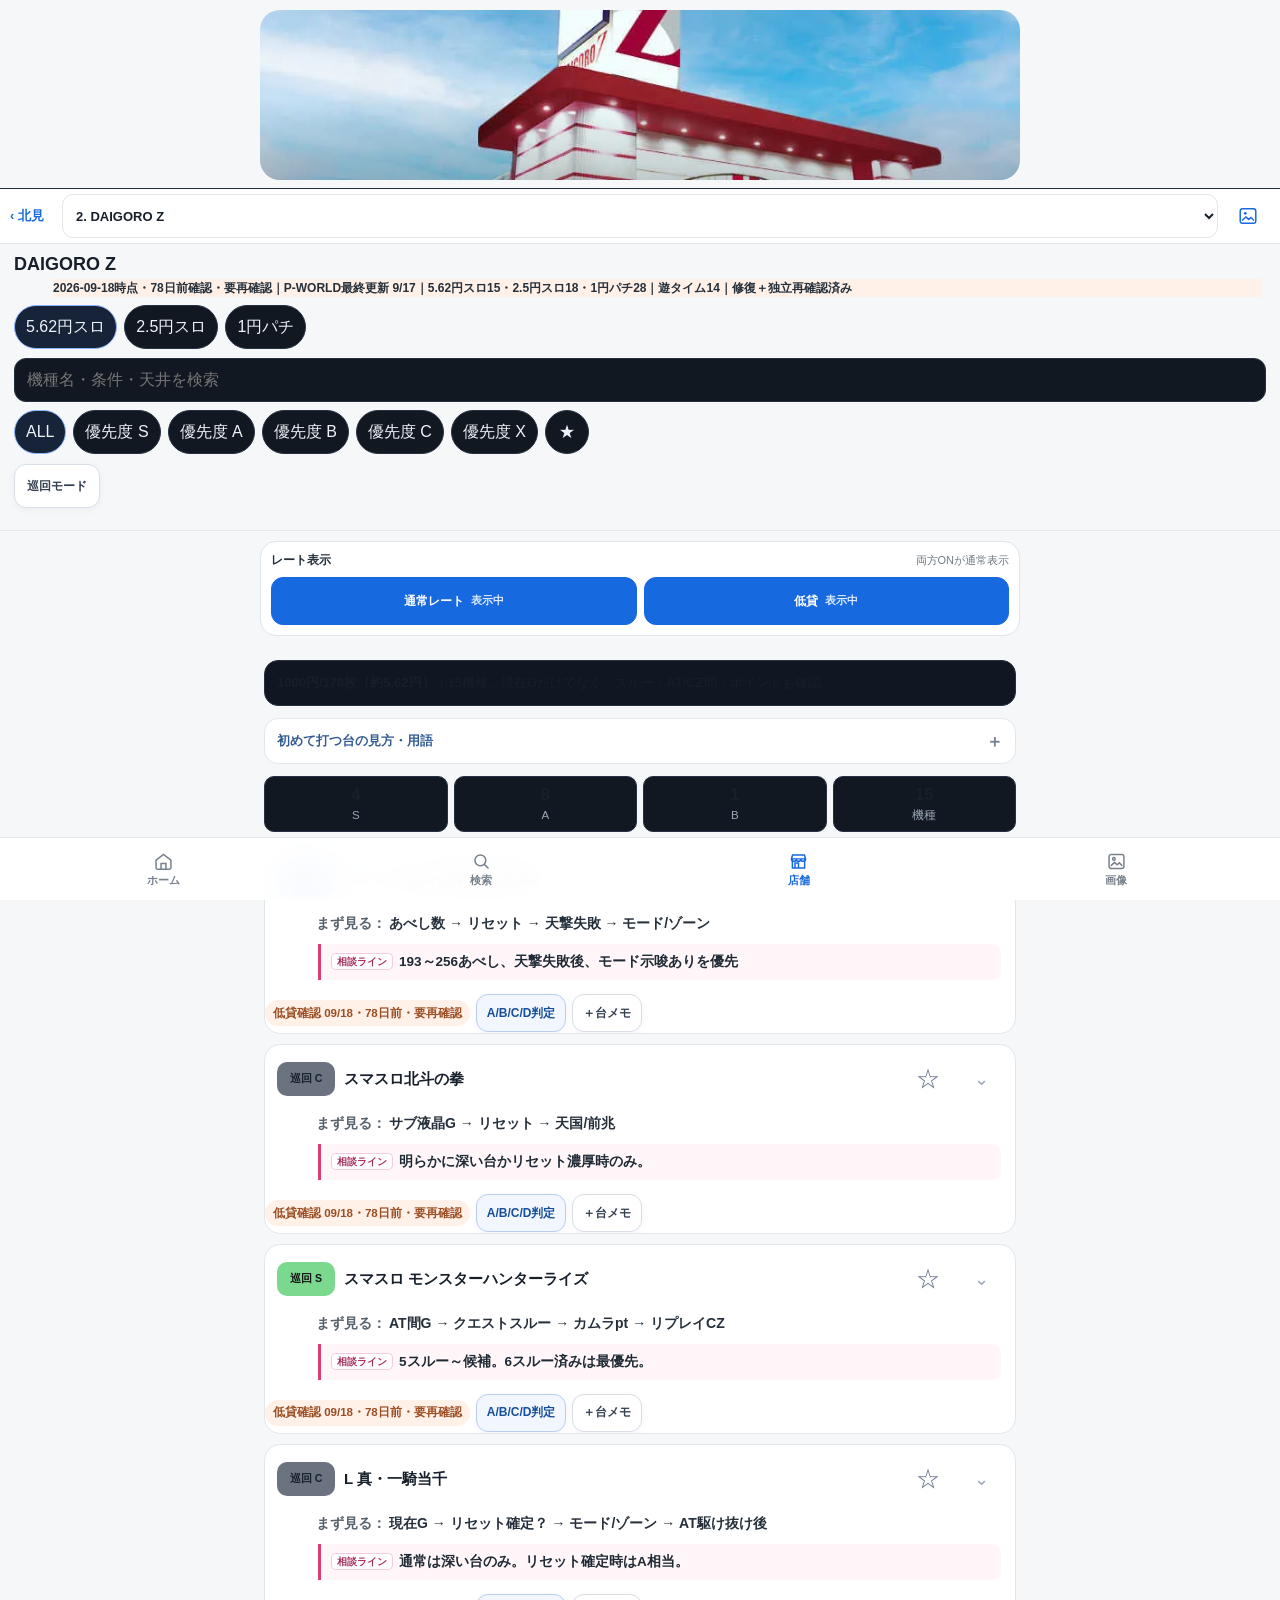
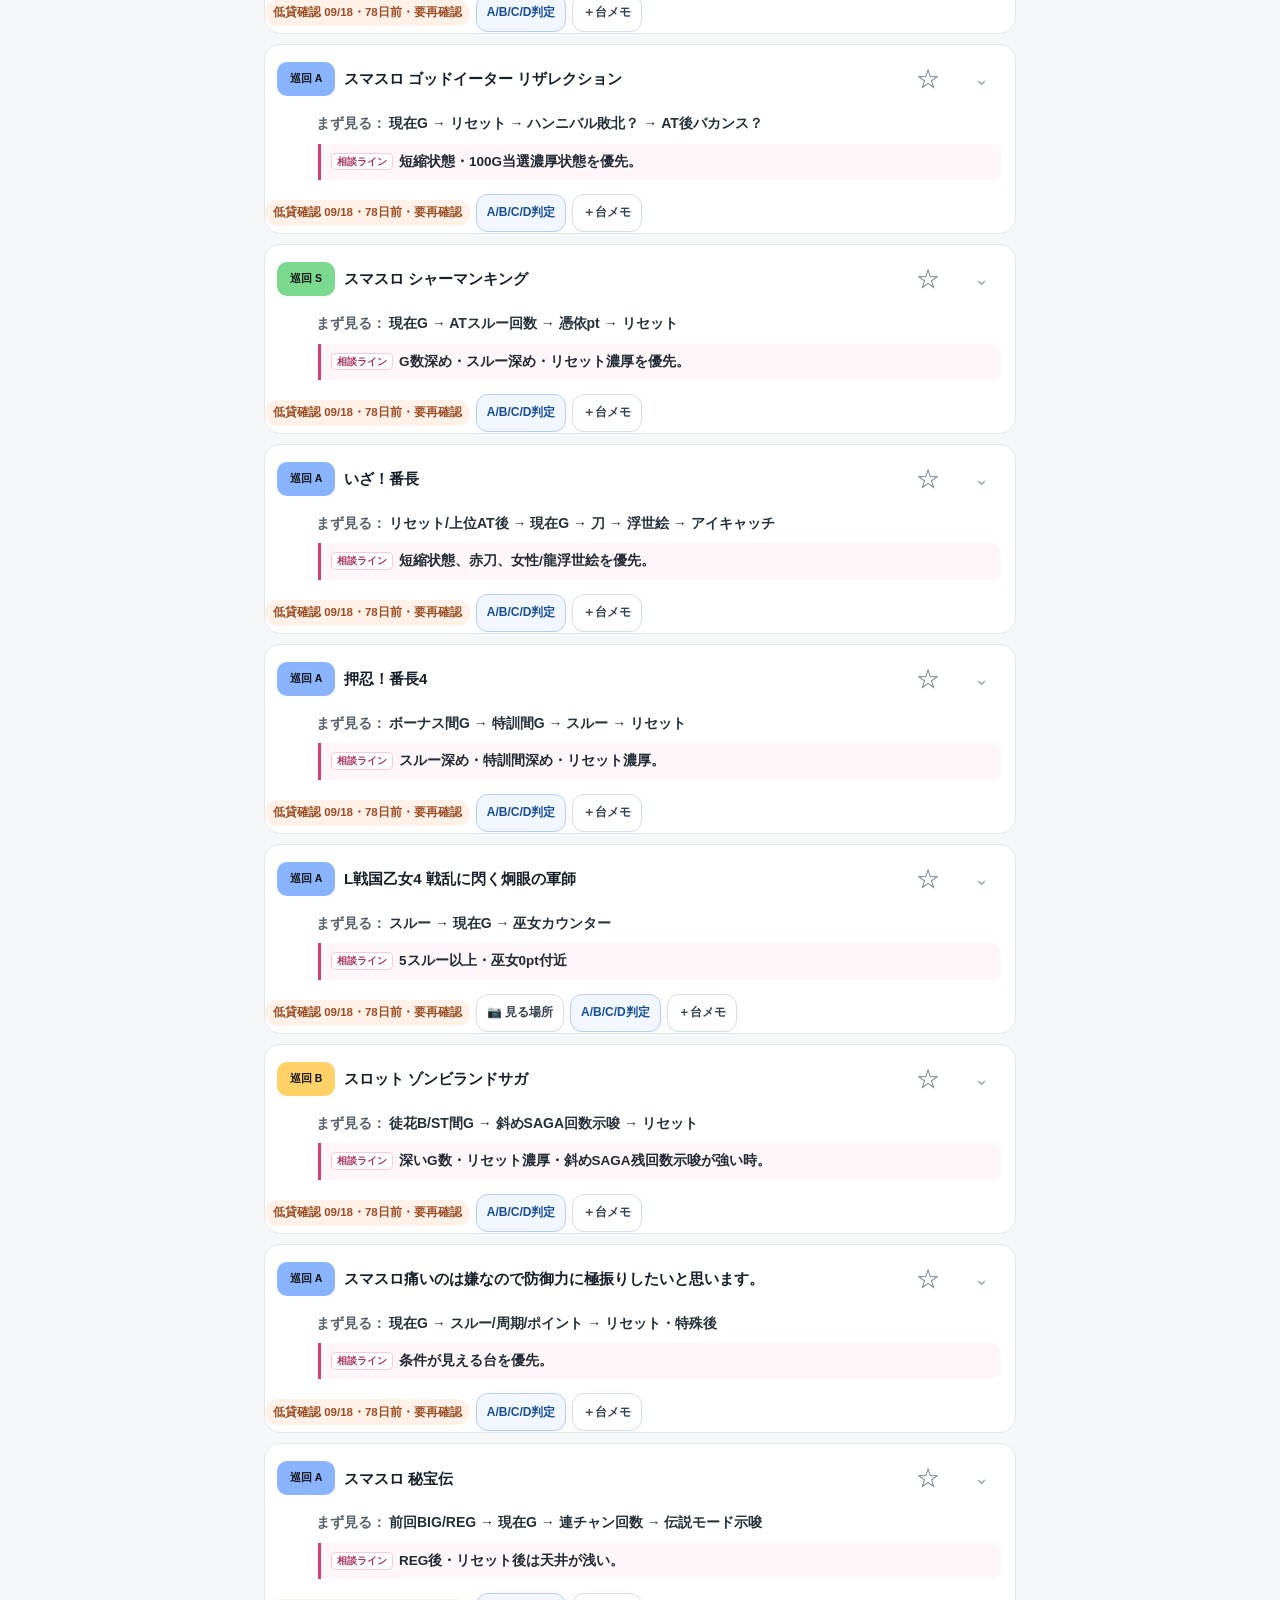
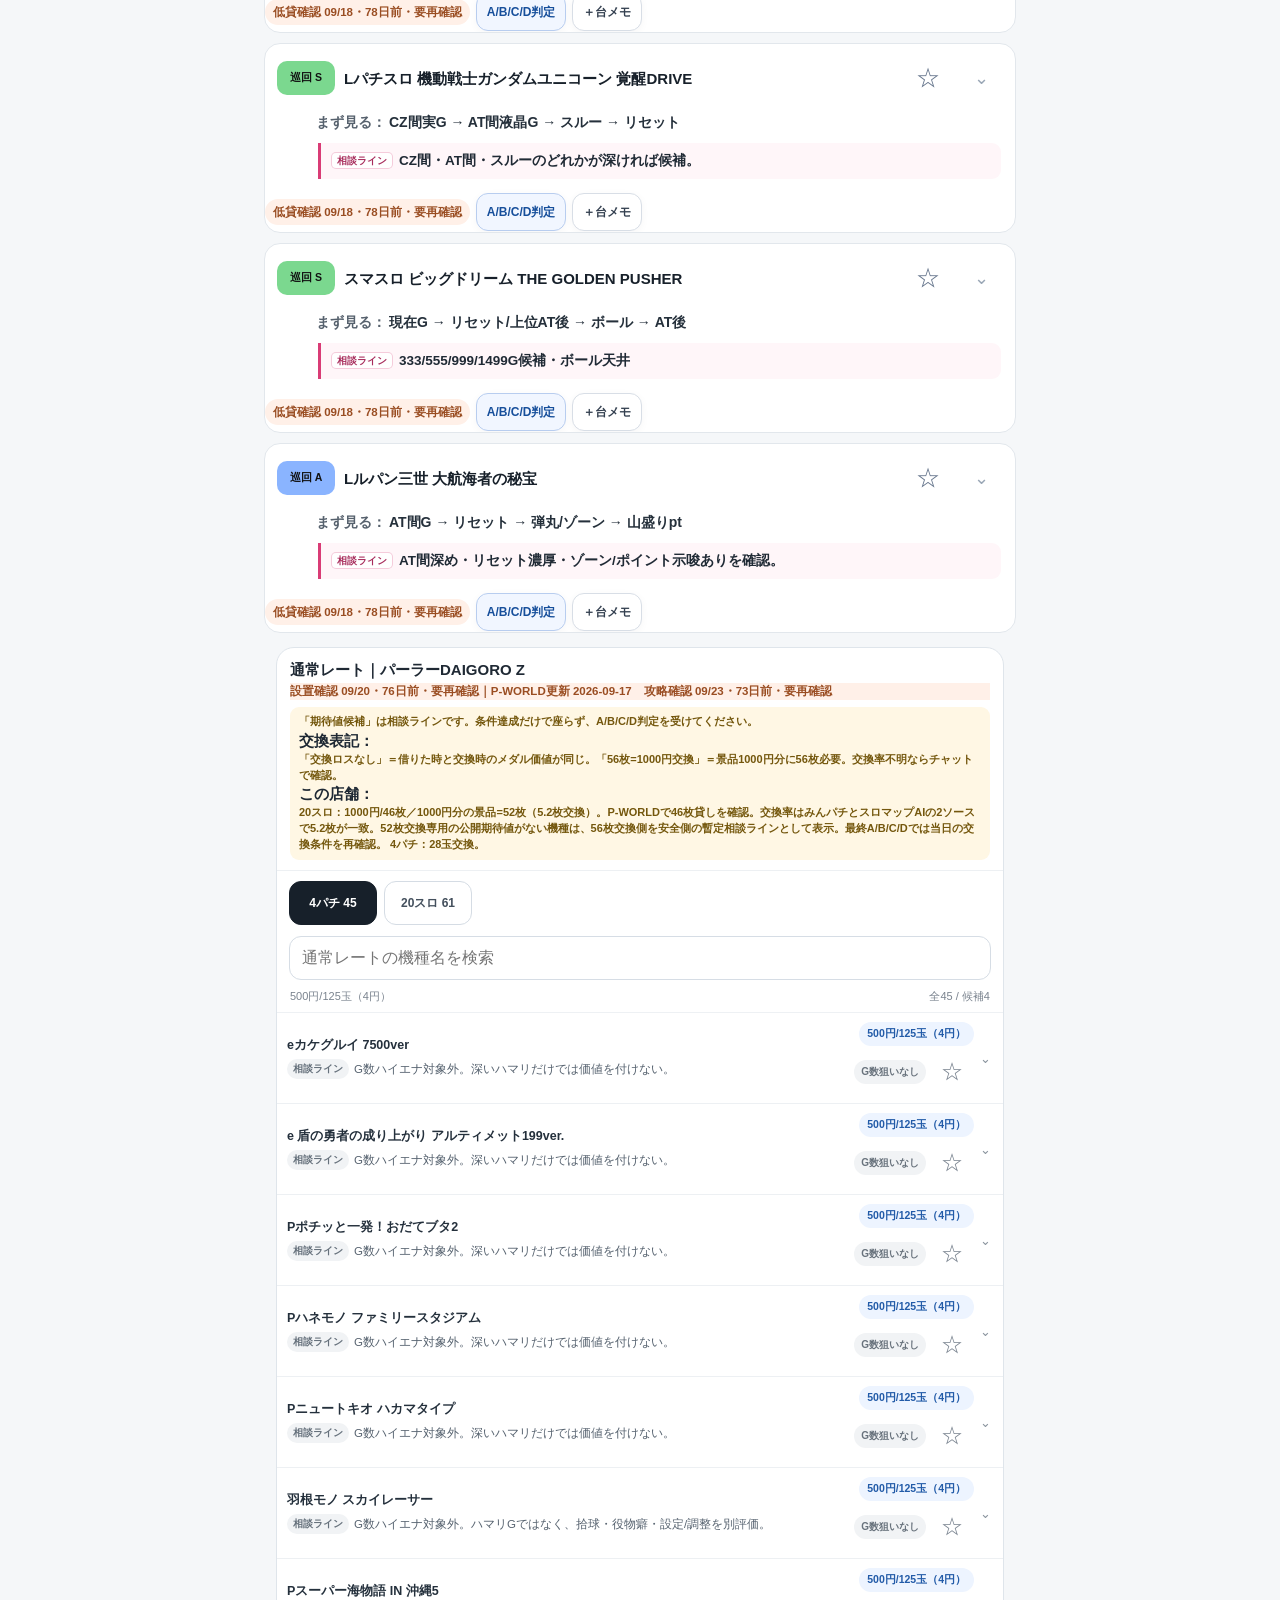
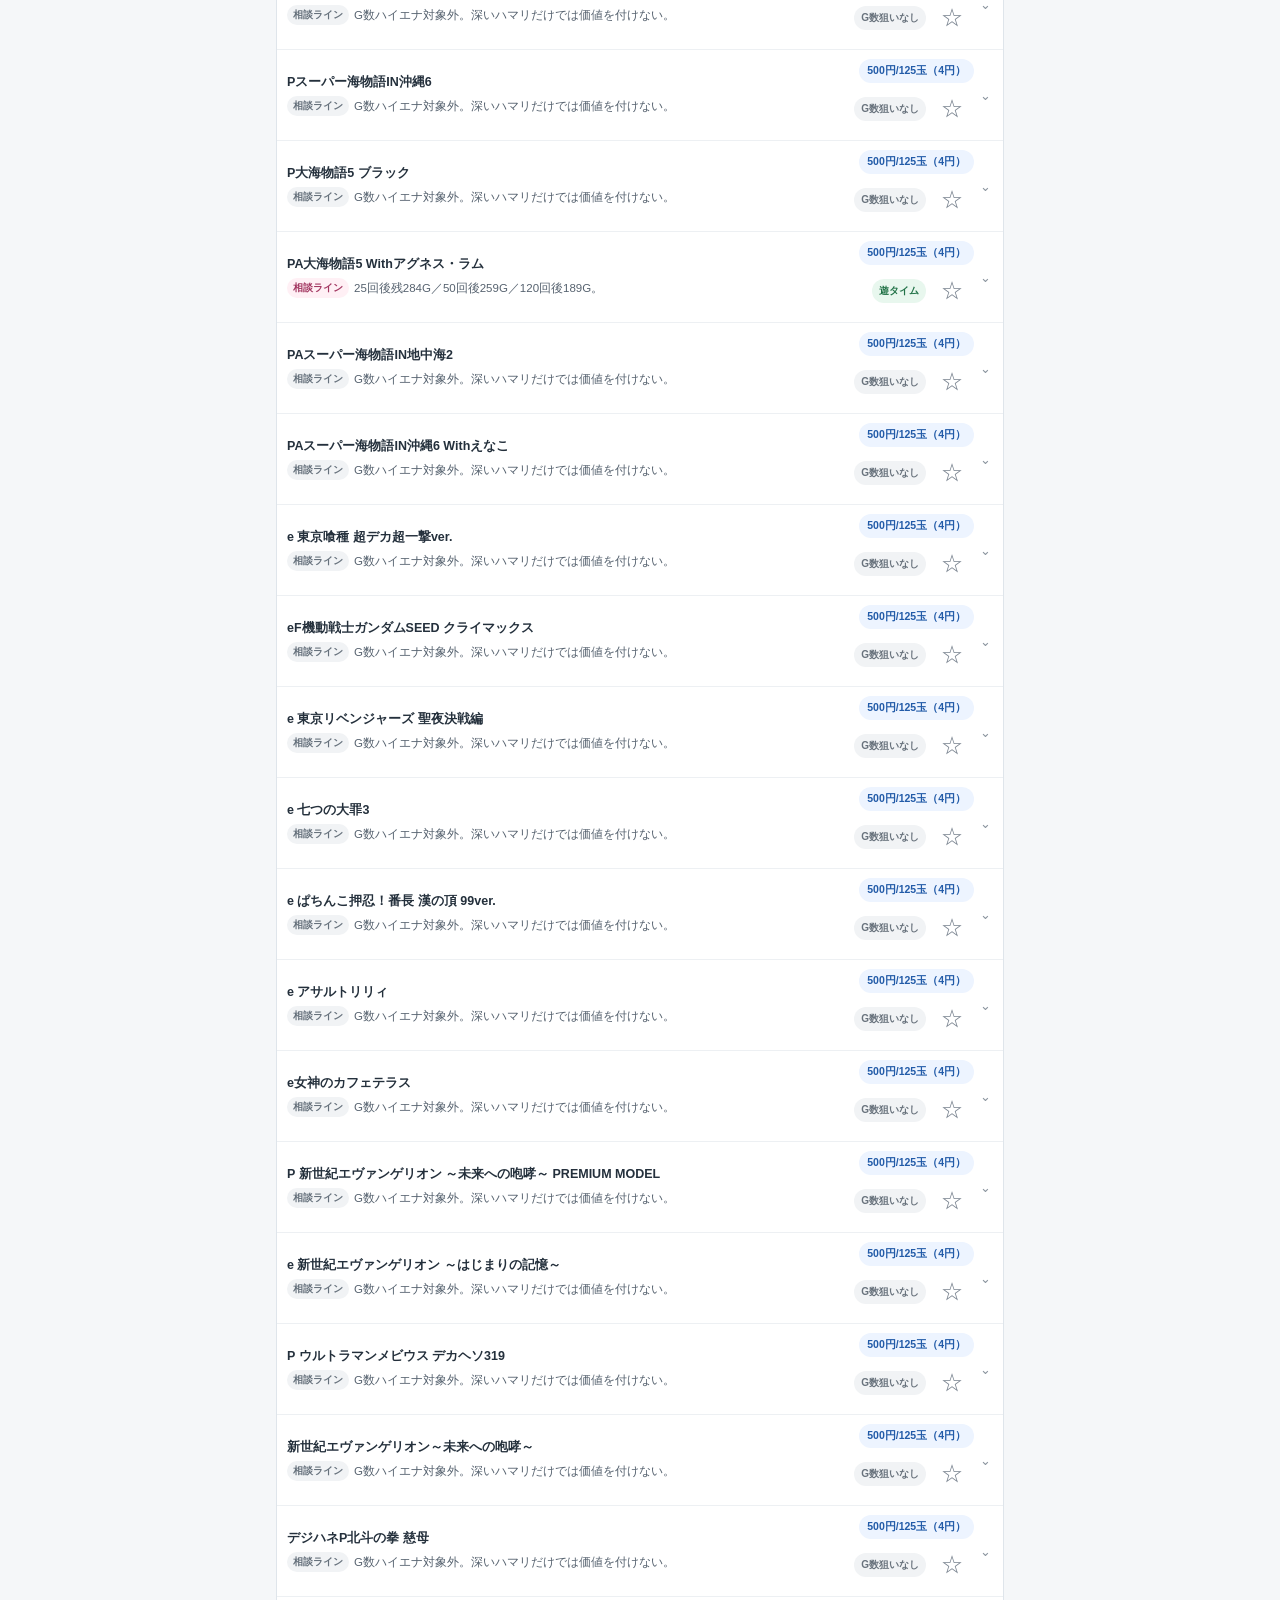
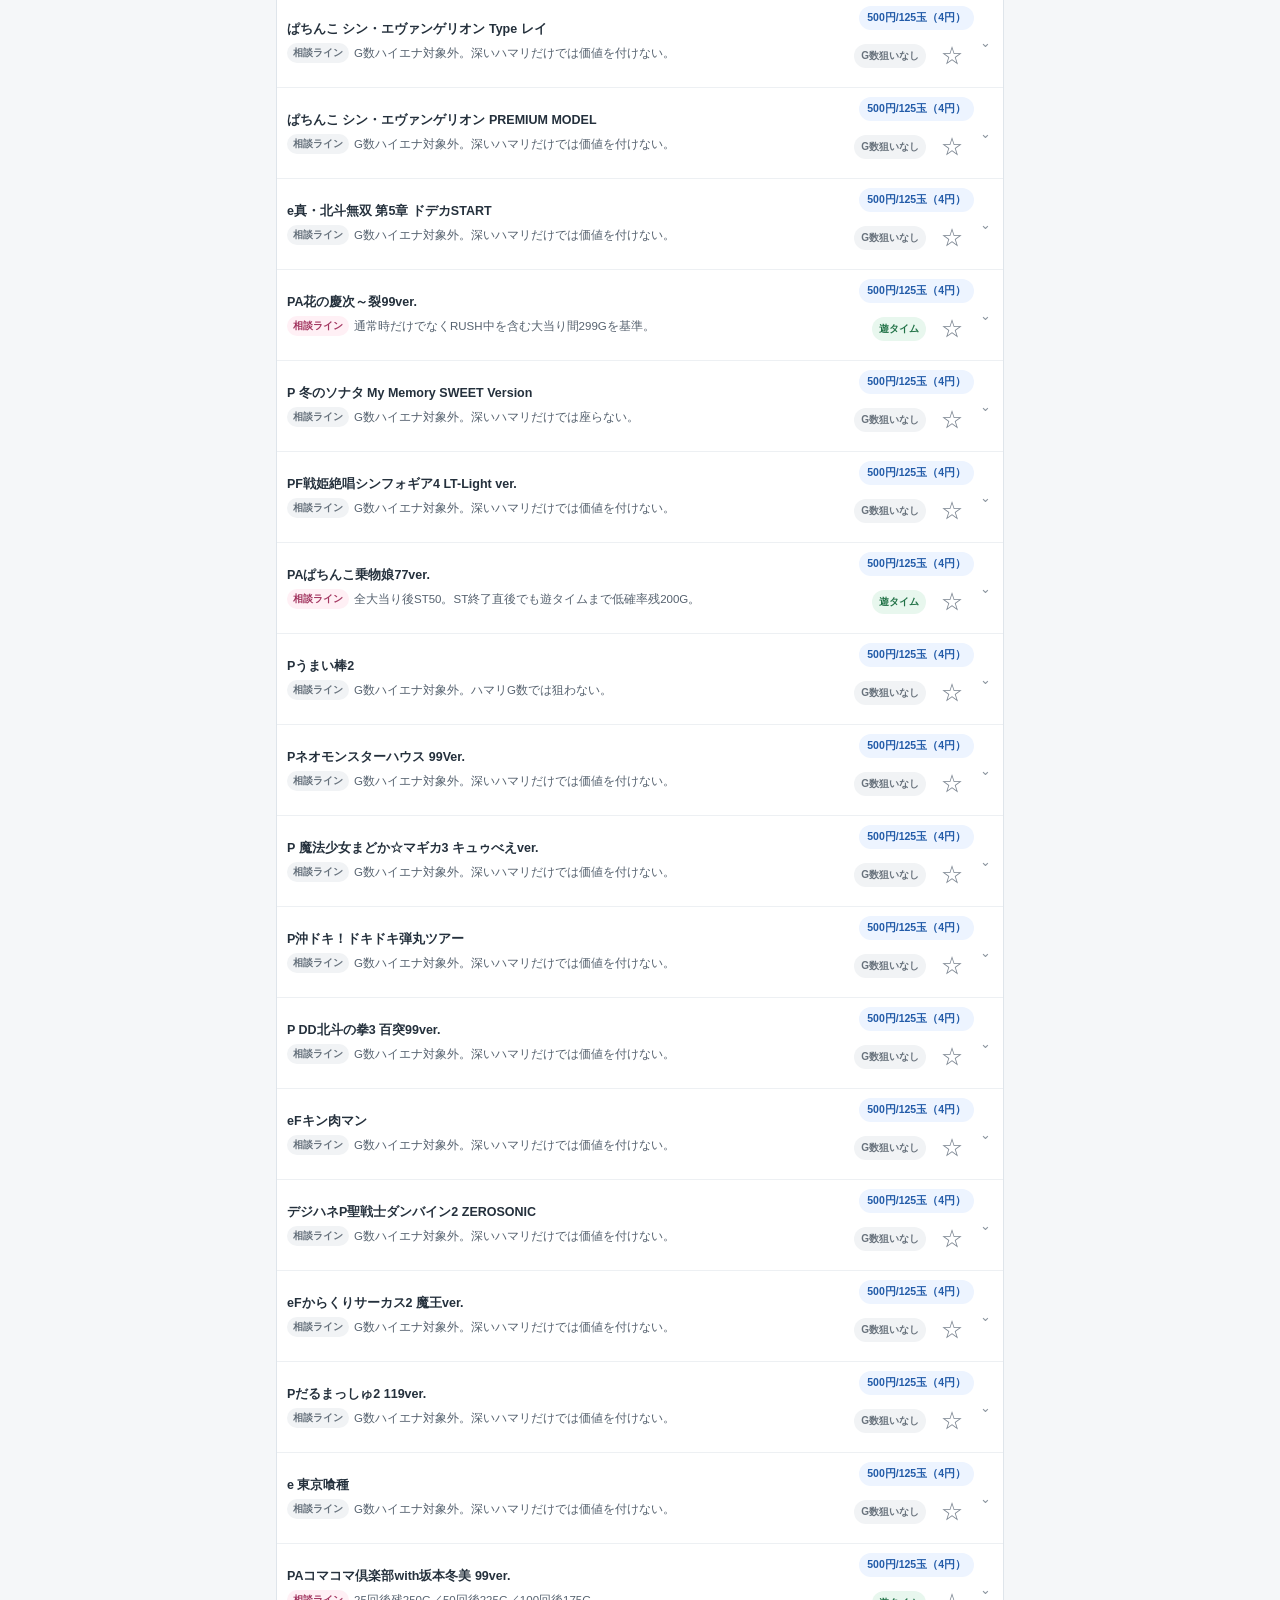
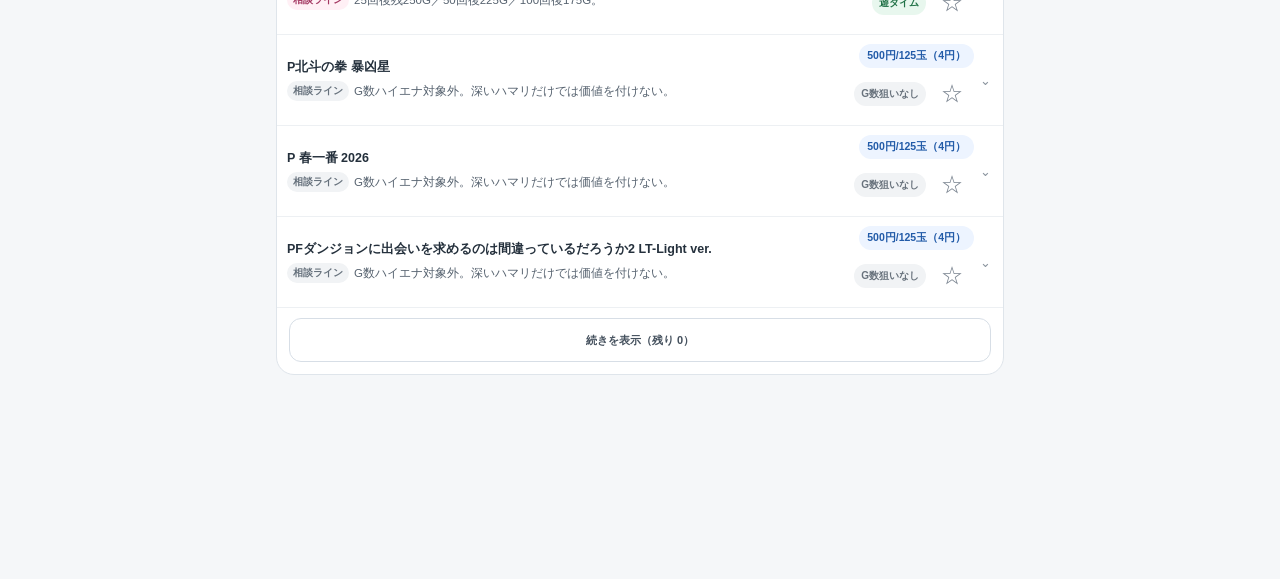
<file: daigoro_z_integrated_factchecked.html>
<!doctype html><html lang="ja"><head><meta charset="utf-8"><meta name="viewport" content="width=device-width,initial-scale=1,viewport-fit=cover"><meta name="theme-color" content="#f4f6f9"><title>パーラーDAIGORO Z｜HALL SCAN</title><style>
:root{--bg:#0b0f14;--p:#121821;--p2:#171f2b;--l:#263244;--t:#eef3f8;--m:#9aa7b6;--a:#8ab4ff}*{box-sizing:border-box}html{scroll-behavior:smooth}body{margin:0;background:var(--bg);color:var(--t);font-family:-apple-system,BlinkMacSystemFont,"Hiragino Sans","Yu Gothic",sans-serif;padding-bottom:94px}header{position:sticky;top:0;z-index:20;background:rgba(11,15,20,.96);backdrop-filter:blur(14px);border-bottom:1px solid var(--l);padding:12px}h1{font-size:18px;margin:0 0 4px}.sub{font-size:12px;color:var(--m);line-height:1.45}.modes,.f{display:flex;gap:7px;overflow:auto;padding-top:8px}.modes button,.f button{font:inherit;border:1px solid var(--l);background:var(--p);color:var(--t);border-radius:999px;padding:8px 11px;white-space:nowrap}.modes button.on,.f button.on{border-color:var(--a);background:#162338}#s{width:100%;padding:12px;margin-top:9px;border:1px solid var(--l);border-radius:12px;background:var(--p);color:var(--t);font-size:16px}main{padding:12px;max-width:780px;margin:auto}.note,.audit{background:#101722;border:1px solid var(--l);border-radius:14px;padding:12px;margin-bottom:12px;font-size:13px;line-height:1.55}.warn{background:#211c14;border-color:#51452d;color:#ffe5a4}.stats{display:grid;grid-template-columns:repeat(4,1fr);gap:6px;margin-bottom:12px}.stat{background:var(--p);border:1px solid var(--l);border-radius:10px;padding:8px;text-align:center}.stat b{display:block;font-size:17px}.stat span{font-size:10px;color:var(--m)}.card{background:var(--p);border:1px solid var(--l);border-radius:16px;margin-bottom:10px;overflow:hidden}.head{display:flex;align-items:center;gap:9px;padding:12px}.rank{min-width:34px;height:34px;border-radius:10px;display:grid;place-items:center;font-weight:800}.S{background:#7bd88f;color:#111}.A{background:#8ab4ff;color:#111}.B{background:#ffd166;color:#111}.C{background:#6b7280}.X{background:#3f4651;color:#cbd5e1}.name{flex:1;font-weight:750;font-size:15px;line-height:1.3}.star{border:0;background:transparent;color:#64748b;font-size:24px}.star.on{color:#ffd166}.tog{border:0;background:transparent;color:var(--m);font-size:18px}.quick{padding:0 12px 12px;font-size:13px;line-height:1.5}.det{display:none;border-top:1px solid var(--l);padding:11px 12px 13px;background:var(--p2)}.card.open .det{display:block}.row{display:grid;grid-template-columns:72px 1fr;gap:9px;padding:6px 0;border-bottom:1px dashed #293446;font-size:13px;line-height:1.55}.row:last-child{border:0}.lab{color:var(--m);font-weight:700}.source{display:inline-block;margin-top:10px;color:var(--a);text-decoration:none;font-size:13px}.ar{display:grid;grid-template-columns:1fr auto;gap:8px;padding:7px 0;border-bottom:1px solid #202a38}.yes{color:#7bd88f;font-weight:700}.no{color:#778596}.audit a{color:inherit;text-decoration:none}h3{font-size:15px;margin:18px 2px 9px}nav{position:fixed;left:0;right:0;bottom:0;z-index:30;background:#0f141bf5;border-top:1px solid var(--l);display:grid;grid-template-columns:repeat(4,1fr);padding:6px 5px calc(6px + env(safe-area-inset-bottom))}nav button{border:0;background:none;color:var(--m);padding:7px;font-size:11px}nav b{display:block;color:var(--t);font-size:16px}
/* iPhone/mobile shell: no iframe, true viewport width */
html,body{width:100%;max-width:100%;overflow-x:hidden}
body{min-height:100dvh;padding-bottom:max(104px,calc(86px + env(safe-area-inset-bottom)))!important}
header{width:100%!important;max-width:none!important;margin:0!important;padding-top:calc(10px + env(safe-area-inset-top))!important;padding-left:max(10px,env(safe-area-inset-left))!important;padding-right:max(10px,env(safe-area-inset-right))!important}
main{width:100%!important;max-width:780px!important;margin-left:auto!important;margin-right:auto!important;padding-left:max(12px,env(safe-area-inset-left))!important;padding-right:max(12px,env(safe-area-inset-right))!important}
.globalnav{display:flex;align-items:center;gap:6px;margin-bottom:8px;overflow:auto;scrollbar-width:none}.globalnav::-webkit-scrollbar,.storetabs::-webkit-scrollbar{display:none}.globalnav a{flex:0 0 auto;text-decoration:none;color:var(--text,var(--t,#eef3f8));border:1px solid var(--line,var(--l,#263244));background:var(--panel,var(--p,#121821));border-radius:999px;padding:6px 9px;font-size:11px;font-weight:750;line-height:1.2}.globalnav .spacer{flex:1}
.storetabs{display:flex;gap:6px;overflow-x:auto;margin-top:9px;padding-bottom:2px;scrollbar-width:none}.storetab{flex:0 0 auto;text-decoration:none;color:var(--text,var(--t,#eef3f8));border:1px solid var(--line,var(--l,#263244));background:var(--panel,var(--p,#121821));border-radius:999px;padding:7px 9px;font-size:11px;white-space:nowrap;line-height:1.2}.storetab.active{border-color:var(--accent,var(--a,#8ab4ff));background:#162338}
.bottom,nav.bottom{padding-bottom:calc(8px + max(env(safe-area-inset-bottom),18px))!important;padding-left:max(6px,env(safe-area-inset-left))!important;padding-right:max(6px,env(safe-area-inset-right))!important}
img,video,canvas,svg{max-width:100%;height:auto}.name,.quick,.row>*,.notice,.sub,.detail,.details,.card{overflow-wrap:anywhere;word-break:normal;min-width:0}input,button,select,textarea{max-width:100%}
@media(max-width:430px){h1{font-size:17px!important}.sub{font-size:11px!important}.storetab{font-size:10.5px;padding:7px 8px}}

</style><meta name="apple-mobile-web-app-capable" content="yes"><meta name="apple-mobile-web-app-status-bar-style" content="default"><meta name="color-scheme" content="light">
<link rel="stylesheet" href="./app-v2.css">
<link rel="manifest" href="./manifest.webmanifest"><link rel="apple-touch-icon" href="./apple-touch-icon.png"><link rel="stylesheet" href="./app-v3.css"><link rel="stylesheet" href="./hallscan-v315.css"><script src="./fullrate-data-v314.js"></script>
<script src="./machine-strategy-v315.js"></script></head><body class="v2-store"><div class="v32-storeHero"><img src="./daigoro-z.webp" alt="" fetchpriority="high" onerror="this.closest('.v32-storeHero').hidden=true"><div class="v32-storeHeroShade"></div></div><nav class="v2-appbar"><a class="v2-back" href="./stores.html#kitami">‹ 北見</a><select class="v2-store-select" aria-label="北見の店舗を切替" onchange="if(this.value)location.href=this.value"><option value="./kitami_himawari_integrated_factchecked.html">1. 北見ひまわり</option><option value="./daigoro_z_integrated_factchecked.html" selected>2. DAIGORO Z</option><option value="./maruhan_kitami_integrated_factchecked.html">3. マルハン北見</option><option value="./maruhan_tanno_integrated_factchecked.html">4. マルハン端野</option><option value="./dynam_kitami_integrated_factchecked.html">5. ダイナム北見</option><option value="./daigoro_x_integrated_factchecked.html">6. DAIGORO X</option><option value="./royal_kitami_integrated_factchecked.html">7. ロイヤル北見</option><option value="./aurora_kitami_integrated_factchecked.html">8. オーロラ北見</option><option value="./towa_kitami_integrated_factchecked.html">9. 東和 北見</option><option value="./daiman_integrated_factchecked.html">10. ダイマン留辺蘂</option></select><a class="v2-tool" href="./visual-guide.html" aria-label="画像ガイド"><svg viewBox="0 0 24 24" aria-hidden="true"><rect x="3.5" y="4" width="17" height="16" rx="2.5" fill="none" stroke="currentColor" stroke-width="1.6"/><circle cx="9" cy="9" r="1.5" fill="currentColor"/><path d="m5.5 17 4.2-4 3.1 2.8 2.5-2.3 3.2 3.5" fill="none" stroke="currentColor" stroke-width="1.6" stroke-linejoin="round"/></svg></a></nav>
<header><h1>DAIGORO Z</h1><div class="sub">2026-09-18｜P-WORLD最終更新 9/17｜5.62円スロ15・2.5円スロ18・1円パチ28｜遊タイム14｜修復＋独立再確認済み</div><div class="modes"><button id="b562" class="on" onclick="setMode('562')">5.62円スロ</button><button id="b25" onclick="setMode('25')">2.5円スロ</button><button id="bp" onclick="setMode('p')">1円パチ</button></div><input id="s" placeholder="機種名・条件・天井を検索"><div class="f"><button data-r="ALL" class="on" onclick="setRank('ALL')">ALL</button><button data-r="S" onclick="setRank('S')">S</button><button data-r="A" onclick="setRank('A')">A</button><button data-r="B" onclick="setRank('B')">B</button><button data-r="C" onclick="setRank('C')">C</button><button data-r="X" onclick="setRank('X')">X</button><button data-r="FAV" onclick="setRank('FAV')">★</button></div></header>
<main><div id="n" class="note"></div><details class="v311-help"><summary>初めて打つ台の見方・用語</summary><div class="v311-helpbody"><p><b>読み順：</b>「まず見る」→「座る目安」→必要なら詳細。矢印（→）は左から確認します。</p><div class="v311-glossary"><span><b>G</b> ゲーム数</span><span><b>液晶G</b> 台の画面に出るG数</span><span><b>実G</b> 実際に消化したG数</span><span><b>AT</b> 出玉を増やすメイン区間</span><span><b>CZ</b> AT・ボーナス等へのチャンス区間</span><span><b>AT間/CZ間</b> 前回のAT/CZからの経過</span><span><b>スルー</b> 次の当たり等につながらず終わった回数</span><span><b>pt</b> ポイント</span><span><b>BIG/REG</b> ボーナスの種類</span><span><b>BC/BT</b> バジリスク系のボーナス/AT名称</span><span><b>リセット</b> 設定変更などで内部状態が初期化された状態</span><span><b>ST</b> 大当り確率が高い区間</span><span><b>時短</b> 電サポ付きの通常確率区間（機種ごとの例外あり）</span><span><b>RAMクリア</b> 内部カウントが初期化された状態</span><span><b>宵越し</b> 前日から内部カウントが引き継がれた状態</span><span><b>示唆</b> 内部状態のヒント。確定とは限らない</span></div><p class="v311-caution"><b>迷ったら見送る：</b>ST/時短やリセット状態など、カードに必要な条件を判別できない台は残りGを推測して打たない。</p></div></details><div id="stats" class="stats"></div><div id="cards"></div><div id="aw" style="display:none"><h3>1円パチ 全28機種 遊タイム監査</h3><div class="audit warn"><b>訂正：</b>同店のコマコマは「PAコマコマ倶楽部with坂本冬美 99ver.」で、低確率265G。ダイナム系専用「ごらくPB（150G）」とは別機種。</div><div id="audit" class="audit"></div></div></main>
<nav class="v21-dock" aria-label="メインナビ"><a class="" href="./index.html"><svg viewBox="0 0 24 24" fill="none" stroke="currentColor"><path d="M3.5 10.5 12 3.8l8.5 6.7v8.7a1.6 1.6 0 0 1-1.6 1.6H5.1a1.6 1.6 0 0 1-1.6-1.6z"/><path d="M9.2 20.8v-6.6h5.6v6.6"/></svg><span>ホーム</span></a><a class="" href="./search.html"><svg viewBox="0 0 24 24" fill="none" stroke="currentColor"><circle cx="10.7" cy="10.7" r="6.2"/><path d="m15.3 15.3 4.7 4.7"/></svg><span>検索</span></a><a class="active" href="./stores.html"><svg viewBox="0 0 24 24" fill="none" stroke="currentColor"><path d="M4 9h16l-1.2-4.5H5.2z"/><path d="M5 9v10.5h14V9M8 19.5v-5.8h4v5.8"/><path d="M4 9c0 1.5 1.2 2.7 2.7 2.7S9.4 10.5 9.4 9c0 1.5 1.2 2.7 2.6 2.7S14.6 10.5 14.6 9c0 1.5 1.2 2.7 2.7 2.7S20 10.5 20 9"/></svg><span>店舗</span></a><a class="" href="./visual-guide.html"><svg viewBox="0 0 24 24" fill="none" stroke="currentColor"><rect x="3.5" y="4" width="17" height="16" rx="2.5"/><circle cx="9" cy="9" r="1.5"/><path d="m5.5 17 4.2-4 3.1 2.8 2.5-2.3 3.2 3.5"/></svg><span>画像</span></a></nav>
<script>
const D={"562":[{"name":"スマスロ 北斗の拳 転生の章2","rank":"A","check":"あべし数 → リセット → 天撃失敗 → モード/ゾーン","target":"193～256あべし、天撃失敗後、モード示唆ありを優先","ceiling":"最大1536あべし。","short":"設定変更時は最大1280あべし。","stop":"天撃失敗後は天国濃厚のためATまで。通常AT後は状態確認してヤメ。","note":"データGではなく「あべし」を確認。天撃失敗後は128あべし以内濃厚。","source":"https://nana-press.com/kaiseki/machine/1059/"},{"name":"スマスロ北斗の拳","rank":"C","check":"サブ液晶G → リセット → 天国/前兆","target":"明らかに深い台かリセット濃厚時のみ。","ceiling":"通常1268G＋α。","short":"設定変更時800G＋α。","stop":"1G連・本前兆・天国示唆確認。","note":"毎周メニューを開く優先度は低い。","source":"https://nana-press.com/kaiseki/machine/514/13775/"},{"name":"スマスロ モンスターハンターライズ","rank":"S","check":"AT間G → クエストスルー → カムラpt → リプレイCZ","target":"5スルー～候補。6スルー済みは最優先。","ceiling":"999G＋α。クエスト6スルー後→7回目成功＋赤7以上。","short":"朝イチ・上位AT後の優遇状態を確認。","stop":"AT後は1G目を必ず消化し、終了画面・テーブル示唆を確認。","note":"5スルー＝候補、6スルー＝次回クエスト成功。","source":"https://nana-press.com/kaiseki/machine/837/25430/"},{"name":"L 真・一騎当千","rank":"C","check":"現在G → リセット確定？ → モード/ゾーン → AT駆け抜け後","target":"通常は深い台のみ。リセット確定時はA相当。","ceiling":"AT間最大1000G+α。CZではAT間Gをリセットしない。","short":"設定変更時400G+α。","stop":"AT駆け抜け後は100G＋αをフォロー。","note":"AT後の勾玉の導き、駆け抜け後通常C以上を確認。","source":"https://nana-press.com/kaiseki/machine/815/24369/"},{"name":"スマスロ ゴッドイーター リザレクション","rank":"A","check":"現在G → リセット → ハンニバル敗北？ → AT後バカンス？","target":"短縮状態・100G当選濃厚状態を優先。","ceiling":"通常1000G＋α。","short":"設定変更時600G＋α。逆鱗ハンニバル敗北後やAT後バカンスは100Gゾーン強条件。","stop":"特殊状態・アイキャッチを確認してヤメ。","note":"AT駆け抜け後600G短縮は実戦上情報として扱う。","source":"https://nana-press.com/kaiseki/machine/767/22717/"},{"name":"スマスロ シャーマンキング","rank":"S","check":"現在G → ATスルー回数 → 憑依pt → リセット","target":"G数深め・スルー深め・リセット濃厚を優先。","ceiling":"通常800G＋αでシャーマンボーナス。ATスルーは最大10回でAT。憑依pt1000でCZ/初当り。","short":"設定変更時はG数天井500G＋α。","stop":"前兆・ポイント示唆を確認して判断。","note":"10スルー後は次回当選でATの最深部。設定変更時は天井短縮あり。","source":"https://nana-press.com/kaiseki/machine/898/27187/"},{"name":"いざ！番長","rank":"A","check":"リセット/上位AT後 → 現在G → 刀 → 浮世絵 → アイキャッチ","target":"短縮状態、赤刀、女性/龍浮世絵を優先。","ceiling":"通常999G＋α。","short":"設定変更・上位AT後600G＋α。","stop":"紫帯電・引き戻し・示唆を確認。","note":"刀・浮世絵で浅いGでも候補化。","source":"https://nana-press.com/kaiseki/machine/946/29778/"},{"name":"押忍！番長4","rank":"A","check":"ボーナス間G → 特訓間G → スルー → リセット","target":"スルー深め・特訓間深め・リセット濃厚。","ceiling":"ボーナス間699G＋α。特訓間最大249G。通常9スルー後→10回目でAT。","short":"設定変更時は6スルー後→7回目でAT。押忍モードで149G以内に特訓。","stop":"AT後は引き戻しモードを確認。","note":"AT終了後即ヤメしない。","source":"https://nana-press.com/kaiseki/machine/736/22670/"},{"name":"L戦国乙女4 戦乱に閃く炯眼の軍師","rank":"A","check":"スルー → 現在G → 巫女カウンター","target":"5スルー以上・巫女0pt付近","ceiling":"最大799G+α。6連続AT非当選→7回目ボーナスでEP＝AT。","short":"設定変更でスルー天井・巫女pt再セット。","stop":"AT後約30G確認","note":"天国・強カワループ示唆時は即ヤメしない。","source":"https://nana-press.com/kaiseki/machine/597/22706/"},{"name":"スロット ゾンビランドサガ","rank":"B","check":"徒花B/ST間G → 斜めSAGA回数示唆 → リセット","target":"深いG数・リセット濃厚・斜めSAGA残回数示唆が強い時。","ceiling":"徒花ボーナス・ST間777Gで超高確。ST間の斜めSAGA揃い30回でも超高確。","short":"設定変更時はG数天井555Gに短縮。","stop":"天井接近・ロメロ示唆・ポイント状況を確認。","note":"徒花ボーナスでG数がリセット。斜めSAGA回数は通常は直接見えにくい。","source":"https://nana-press.com/kaiseki/machine/776/22675/"},{"name":"スマスロ痛いのは嫌なので防御力に極振りしたいと思います。","rank":"A","check":"現在G → スルー/周期/ポイント → リセット・特殊後","target":"条件が見える台を優先。","ceiling":"950G+α→無限CZ。","short":"設定変更時は450G+α（70%）または650G+α（30%）に短縮。","stop":"前兆・引き戻し・終了画面/示唆を確認してヤメ。","note":"リセット後は初当たり単発が続く限り天井短縮を引き継ぐ。","source":"https://nana-press.com/kaiseki/machine/764/22766/"},{"name":"スマスロ 秘宝伝","rank":"A","check":"前回BIG/REG → 現在G → 連チャン回数 → 伝説モード示唆","target":"REG後・リセット後は天井が浅い。","ceiling":"BIG後799G＋α／REG後649G＋α。","short":"設定変更時499G＋α。","stop":"伝説モード・連チャン示唆確認。","note":"前回ボーナス種別を必ず確認。","source":"https://nana-press.com/kaiseki/machine/1074/33801/"},{"name":"Lパチスロ 機動戦士ガンダムユニコーン 覚醒DRIVE","rank":"S","check":"CZ間実G → AT間液晶G → スルー → リセット","target":"CZ間・AT間・スルーのどれかが深ければ候補。","ceiling":"CZ間800実G／AT間1400液晶G。6スルー後→7回目ボーナスからAT。","short":"設定変更時 CZ間400実G／AT間1000液晶G。","stop":"AT後はフル・フロンタルバトルを確認。","note":"CZ間は実G、AT間は液晶G。単位を混同しない。","source":"https://slobase.jp/machines/gundam-unicorn"},{"name":"スマスロ ビッグドリーム THE GOLDEN PUSHER","rank":"S","check":"現在G → リセット/上位AT後 → ボール → AT後","target":"333/555/999/1499G候補・ボール天井","ceiling":"通常AT後最大1499G、設定変更・上位AT後最大999G。","short":"333/555等の浅い振り分けあり。","stop":"AT後77G引き戻しステージまで","note":"AT/上位AT後は77Gの引き戻しステージを確認。","source":"https://nana-press.com/kaiseki/machine/1151/36841/"},{"name":"Lルパン三世 大航海者の秘宝","rank":"A","check":"AT間G → リセット → 弾丸/ゾーン → 山盛りpt","target":"AT間深め・リセット濃厚・ゾーン/ポイント示唆ありを確認。","ceiling":"AT間1000G＋αでAT。AT非突入ボーナスではAT間Gを引き継ぐ。","short":"設定変更時はAT間700G＋αに短縮。","stop":"AT後はメニュー・高確/超高確・山盛りpt示唆を確認。","note":"ボーナス間ではなくAT間。非ATボーナスでカウンタを切らない。","source":"https://nana-press.com/kaiseki/machine/851/25843/"}],"25":[{"name":"スマスロ北斗の拳","rank":"C","check":"サブ液晶G → リセット → 天国/前兆","target":"明らかに深い台かリセット濃厚時のみ。","ceiling":"通常1268G＋α。","short":"設定変更時800G＋α。","stop":"1G連・本前兆・天国示唆確認。","note":"毎周メニューを開く優先度は低い。","source":"https://nana-press.com/kaiseki/machine/514/13775/"},{"name":"L戦国乙女4 戦乱に閃く炯眼の軍師","rank":"A","check":"スルー → 現在G → 巫女カウンター","target":"5スルー以上・巫女0pt付近","ceiling":"最大799G+α。6連続AT非当選→7回目ボーナスでEP＝AT。","short":"設定変更でスルー天井・巫女pt再セット。","stop":"AT後約30G確認","note":"天国・強カワループ示唆時は即ヤメしない。","source":"https://nana-press.com/kaiseki/machine/597/22706/"},{"name":"スマスロ ゴッドイーター リザレクション","rank":"A","check":"現在G → リセット → ハンニバル敗北？ → AT後バカンス？","target":"短縮状態・100G当選濃厚状態を優先。","ceiling":"通常1000G＋α。","short":"設定変更時600G＋α。逆鱗ハンニバル敗北後やAT後バカンスは100Gゾーン強条件。","stop":"特殊状態・アイキャッチを確認してヤメ。","note":"AT駆け抜け後600G短縮は実戦上情報として扱う。","source":"https://nana-press.com/kaiseki/machine/767/22717/"},{"name":"パチスロ からくりサーカス","rank":"S","check":"液晶G → CZスルー → AT間G","target":"4スルー・AT間深めを優先","ceiling":"液晶1200G+α、CZ4スルー後→5回目AT直撃、AT間2500G+α。","short":"液晶1100G以上ハマり後は次回最大300G。","stop":"AT後状態確認","note":"からくり2のリセット500Gと混同禁止。","source":"https://nana-press.com/kaiseki/machine/571/22673/"},{"name":"Lパチスロ 革命機ヴァルヴレイヴ2","rank":"S","check":"ボーナス/AT間G → CZ間 → 周期 → 決戦Bスルー → リセット","target":"決戦Bスルー・周期深め・リセット濃厚・G数深めを優先","ceiling":"ボーナス/AT間1500G、CZ間999G、最大6周期。決戦3スルー後→次回ボーナスは革命濃厚。","short":"設定変更はAT/ボーナス間1000G・最大3周期。","stop":"ボーナス・AT後は66Gの引き戻しゾーンを確認。","note":"AT/上位AT後は66G引き戻し＋1周期確認。","source":"https://nana-press.com/kaiseki/machine/1040/32811/"},{"name":"吉宗","rank":"A","check":"現在G → モード示唆 → 朝一193G","target":"通常B/天国示唆・朝一193Gまでを重視","ceiling":"通常最大999G+α。通常B465G、天国193G。","short":"リセット専用の固定短縮天井は確認なし。","stop":"モード示唆確認","note":"ボーナス後は193G+αまでの状態を確認。真打吉宗と別。","source":"https://nana-press.com/kaiseki/machine/920/29004/"},{"name":"スマスロ 秘宝伝","rank":"A","check":"前回BIG/REG → 現在G → 連チャン回数 → 伝説モード示唆","target":"REG後・リセット後は天井が浅い。","ceiling":"BIG後799G＋α／REG後649G＋α。","short":"設定変更時499G＋α。","stop":"伝説モード・連チャン示唆確認。","note":"前回ボーナス種別を必ず確認。","source":"https://nana-press.com/kaiseki/machine/1074/33801/"},{"name":"マジカルハロウィン8","rank":"B","check":"現在G → スルー/周期/ポイント → リセット・特殊後","target":"深いG数・特殊条件時のみ確認。","ceiling":"最大777G+α。","short":"設定変更時最大600G。天井ART後条件次第で333G短縮。","stop":"前兆・引き戻し・終了画面/示唆を確認してヤメ。","note":"深いG数・短縮条件のみ確認。","source":"https://www.p-world.co.jp/hokkaido/dynam-kitami.htm"},{"name":"翔べ！ハーレムエース","rank":"X","check":"設定狙い・技術介入目的なら別管理","target":"ハイエナ巡回では原則スキップ。","ceiling":"ハイエナ用の明確なG数天井なし。","short":"リセット狙いは本ガイドでは扱わない。","stop":"—","note":"ノーマル／技術介入系。設定狙いとは別評価。","source":"https://www.p-world.co.jp/hokkaido/daigorouz.htm"},{"name":"スマスロ鉄拳6","rank":"A","check":"鉄拳pt → 実G → ボーナススルー → リセット/デビル後","target":"300/500pt帯・スルー深め","ceiling":"最大900pt+α。先に747実G+α到達でもボーナス。通常3スルー後→4回目ボーナスで赤7BB（AT）濃厚。","short":"設定変更時は最大500pt+α、AT天井は2スルー後→3回目に短縮。デビルロード/デビルRUSH後もAT天井短縮。","stop":"AT後99pt＋αまで候補","note":"pt・実G・スルーの3軸。AT後は99pt+αまで引き戻し確認。","source":"https://nana-press.com/kaiseki/machine/1069/33997/"},{"name":"L咲-Saki- 頂上決戦","rank":"S","check":"現在G → スルー/周期/ポイント → リセット・特殊後","target":"条件が見える台を優先。","ceiling":"1000G+α／最大8周期／CZ6スルー後→7回目。","short":"設定変更時600G+α、AT駆け抜け後800G+α。","stop":"前兆・引き戻し・終了画面/示唆を確認してヤメ。","note":"スルー回数はメニュー確認。","source":"https://www.p-world.co.jp/hokkaido/dynam-kitami.htm"},{"name":"押忍！番長ZERO","rank":"B","check":"現在G → ZEROモード → 押忍pt","target":"リセット濃厚・ゾーン直前のみ","ceiling":"通常時600G+α→BB以上。","short":"設定変更・BB/AT後はZEROモード、最大390pt。","stop":"モード/ポイント示唆確認","note":"押忍ptも確認。","source":"https://nana-press.com/kaiseki/machine/167/7649/"},{"name":"パチスロ甲鉄城のカバネリ","rank":"S","check":"ST間G → 駿城Bスルー → 短縮状態","target":"駿城4スルー・短縮状態・ST間深め","ceiling":"1000G+α→EP/ST。駿城4スルー後→5回目でEP。","short":"設定変更・ST駆け抜け・美馬ST後は650G+α。","stop":"ST終了後、短縮条件なら次回STまで検討","note":"駿城ボーナスではG数天井をリセットしない。サブ液晶Gを見る。","source":"https://nana-press.com/post/1570364"},{"name":"新ハナビ","rank":"X","check":"設定狙い・技術介入目的なら別管理","target":"ハイエナ巡回では原則スキップ。","ceiling":"ハイエナ用の明確なG数天井なし／本ガイド対象外。","short":"リセット狙いは本ガイドでは扱わない。","stop":"―","note":"ノーマル・BT・技術介入系など。設定狙いとは評価軸が別。","source":"https://www.p-world.co.jp/hokkaido/dynam-kitami.htm"},{"name":"パチスロラブ嬢2プラス","rank":"A","check":"周期 → アフターデート失敗回数 → 押し順ラブ目","target":"7周期以降など周期深め、ADC失敗2回後を優先。","ceiling":"通常時10周期到達でAT。アフターデートチャンス3回失敗後は次周期AT。","short":"固定的なリセット短縮は本ガイドでは前提にしない。","stop":"サービスタイム終了後、レア役成立時など引き戻し状況を確認。","note":"現在周期はメニューで確認可能。G数だけでなく周期/告白履歴を見る。","source":"https://nana-press.com/kaiseki/machine/112/3249/"},{"name":"パチスロ ダンジョンに出会いを求めるのは間違っているだろうか2","rank":"B","check":"メニューのボーナス/CZ間G → ボーナス種別 → 高確","target":"ボーナス/CZ間が深い時のみ。","ceiling":"ボーナス・CZ間555G＋αでCZ濃厚。","short":"ファミリアチャンスではG数を引き継ぎ、ファミリアボーナスは50%でリセット。設定変更の明確な短縮恩恵は未確認。","stop":"ボーナス/ART後は高確・超高確を確認。","note":"天井恩恵がCZのため優先度B。正確なG数はメニューで確認。","source":"https://nana-press.com/kaiseki/machine/728/20947/"},{"name":"アイムジャグラーEX","rank":"X","check":"対象外","target":"設定狙いのみ。","ceiling":"天井なし。","short":"なし。","stop":"—","note":"ノーマルタイプ。","source":"https://www.p-world.co.jp/hokkaido/maruhan-tanno.htm"},{"name":"ミスタージャグラー","rank":"X","check":"設定狙い・技術介入目的なら別管理","target":"ハイエナ巡回では原則スキップ。","ceiling":"ハイエナ用の明確なG数天井なし。","short":"リセット狙いは本ガイドでは扱わない。","stop":"—","note":"ノーマル／技術介入系。設定狙いとは別評価。","source":"https://www.p-world.co.jp/hokkaido/daigorouz.htm"}],"p":[{"name":"PA大海物語5 Withアグネス・ラム","rank":"S","check":"電サポ内訳 → ST10除外 → 通常時短加算","target":"25回後残284G／50回後259G／120回後189G。","ceiling":"低確率299G → 時短379G。","short":"ST10は除外。通常時短15/40/110を加算。","stop":"残り低確率Gで判断。","note":"ハピネスチャンス120後は残189G。","source":"https://www.p-world.co.jp/hokkaido/maruhan-tanno.htm"},{"name":"PA新海物語","rank":"S","check":"c時短履歴 → ST5G除外 → 通常時短を累積","target":"ST5＋時短20後 残279G／ST5＋時短45後 残254G。","ceiling":"低確率299G → 時短379G。","short":"c時短20/40/100Gも低確率として加算。10R後の長時短は遊タイムへ接続。","stop":"液晶表示・履歴を優先。","note":"通常の当たり後G数だけでは判定しない。","source":"https://www.p-world.co.jp/machine/database/9652"},{"name":"PA大海物語4スペシャル Withアグネス・ラム","rank":"S","check":"電サポ回数 → ST10G除外 → 通常時短分を加算","target":"25回後 残284G／50回後259G／100回後209G。","ceiling":"低確率299G → 時短379G。","short":"ST10Gは除外。通常時短15/40/90Gを加算。","stop":"残り低確率Gで判断。","note":"データカウンターとのズレに注意。","source":"https://www.p-world.co.jp/machine/database/9296"},{"name":"P銀河鉄道999 Next Journey 1/100ver.","rank":"S","check":"直前の時短回数 → 大当り間G → 残り遊タイムG","target":"時短50後 残200G／時短100後 残150G。","ceiling":"大当り間250G → 時短380G。","short":"通常時短分も250回に含む。","stop":"直前の電サポ回数を確認して残りGを計算。","note":"P-WORLDが時短50後200G・時短100後150Gを明記。","source":"https://www.p-world.co.jp/machine/database/9826"},{"name":"P宇宙戦艦ヤマト2202 -ONLY ONE- LIGHT Ver.","rank":"S","check":"通常へ転落後の低確率Gを確認","target":"低確率255Gが基準。","ceiling":"低確率255G → 時短1G（右打ち実質1/1）＝実質次回濃厚。","short":"RUSH中ではなく、通常低確率状態のG数を数える。","stop":"通常へ戻った後の低確率Gで判断。","note":"遊タイムは1G時短だが右打ち実質大当り確率が約1/1。","source":"https://www.p-world.co.jp/machine/database/9791"},{"name":"P新・遠山の金さん 77Ver.","rank":"S","check":"前回大当り/電サポ種別 → 累積低確率G → RAMクリア/宵越し","target":"約1.12円設置。低確率150Gが基準。全大当り後ST54Gのため、ST終了後から低確率150Gを数える。","ceiling":"低確率150G → 時短296G。","short":"ST54Gは高確率のため除外。P-WORLDではST終了後の液晶内表示204回転で遊タイム到達。","stop":"遊タイム到達まで追うかは残G・実測回転率で判断。","note":"P新・遠山の金さん77 JWZ。PA遠山の金さん2 JWD（遊タイムなし）と混同禁止。","source":"https://www.p-world.co.jp/machine/database/9817"},{"name":"PAわんわんパラダイスCELEBRATION","rank":"S","check":"通常時短50／ST50／CELEBRATIONの内訳を確認","target":"時短50後 残200G／ST50のみ後 残250G／ST50＋時短67後 残183G。","ceiling":"低確率250G → 時短379G。","short":"通常時短は加算、ST50は除外。","stop":"電サポの中身を確認して残りを計算。","note":"『大当り間250G』ではなく低確率250G。","source":"https://www.p-world.co.jp/machine/database/10089"},{"name":"P戦国乙女 LEGEND BATTLE 99ver.","rank":"S","check":"ST16のみ/レジェンドバトル後を区別","target":"ST16のみ終了後は残250G。ST16＋時短100のレジェンドバトル終了後は残150G。","ceiling":"低確率250G → 時短379G。","short":"ST16は除外、通常時短100は加算。","stop":"レジェンドバトル抜け台は優先確認。","note":"ときめき89PB（234G）とは別スペック。","source":"https://www.p-world.co.jp/machine/database/9747"},{"name":"PAコマコマ倶楽部with坂本冬美 99ver.","rank":"A","check":"電サポ回数 → ST10除外 → 時短加算","target":"25回後残250G／50回後225G／100回後175G。","ceiling":"低確率265G → 時短379G。","short":"ST10は除外、時短15/40/90は加算。","stop":"残り低確率Gで判断。","note":"PBごらく版など別スペックと混同しない。","source":"https://www.p-world.co.jp/hokkaido/maruhan-tanno.htm"},{"name":"PFアクエリオンALL STARS LIGHTver.","rank":"A","check":"通常時短30/50かST100かを区別","target":"通常時短30後 残195G／50後 残175G／ST100後は残225G。","ceiling":"低確率225G → 時短341G。","short":"通常時短は加算。ST100は高確率なので除外。","stop":"直前の電サポが時短かSTか判別して計算。","note":"特図1ST突入率5%、特図2はST100%。","source":"https://www.p-world.co.jp/machine/database/9210"},{"name":"PA花の慶次～裂99ver.","rank":"S","check":"大当り間総回転 → RUSH中回転も加算 → データ履歴","target":"約1.12円設置。通常時だけでなくRUSH中を含む大当り間299Gを基準。","ceiling":"大当り間299G → 実質次回まで。","short":"RUSH中の回転数も遊タイムカウント対象。","stop":"大当り間総回転を追える台だけ正確に判定。","note":"通常時Gだけ見ると大きく見誤る特殊タイプ。","source":"https://www.p-world.co.jp/machine/database/10182"},{"name":"P北斗の拳8 究極乱世","rank":"S","check":"低確率時短かST64かを確認","target":"時短32後 残267G／ST64のみ後 残299G／ST64＋時短100後 残199G。","ceiling":"低確率（低確率時短含む）299G → 時短379G。","short":"低確率時短は加算、ST64は除外。","stop":"電サポ内訳を確認。","note":"遊タイムは大当り間1回のみ。","source":"https://www.p-world.co.jp/machine/database/9552"},{"name":"Pルパン三世 消されたルパン2022 99ver.","rank":"S","check":"ST23＋通常時短77/229の内訳 → 低確率G","target":"GOLDEN TIME100終了後は残153G。ロング時短229は遊タイムへ接続。","ceiling":"低確率230G → 時短379G。","short":"ST23Gは高確率なので除外。通常時短77/229Gは低確率として加算。","stop":"前回電サポ内訳を確認し、残り低確率Gで判断。","note":"ミドル版「消されたルパン2022」は遊タイム非搭載。99ver.と混同禁止。","source":"https://www.p-world.co.jp/machine/database/9869"},{"name":"新世紀エヴァンゲリオン 決戦 プレミアムモデル","rank":"A","check":"ST20か通常時短20/80かを区別","target":"時短20後残279G／ST20後299G／ST20＋時短80後219G。","ceiling":"低確率299G → 時短200G。","short":"ST20は除外、通常時短20/80は加算。","stop":"液晶遊タイム表示があれば優先。","note":"遊タイム恩恵は時短200で次回濃厚ではない。","source":"https://www.p-world.co.jp/hokkaido/maruhan-tanno.htm"}]};
const A=[{"name":"PA大海物語5 Withアグネス・ラム","yutime":true,"source":"https://www.p-world.co.jp/machine/database/9833"},{"name":"PA新海物語","yutime":true,"source":"https://www.p-world.co.jp/machine/database/9652"},{"name":"PA大海物語4スペシャル Withアグネス・ラム","yutime":true,"source":"https://www.p-world.co.jp/machine/database/9296"},{"name":"P大海物語4スペシャルBLACK","yutime":false,"source":"https://www.p-world.co.jp/machine/database/9368"},{"name":"PAスーパー海物語 IN 沖縄5 with アイマリン","yutime":false,"source":"https://www.p-world.co.jp/machine/database/9421"},{"name":"PAスーパー海物語 IN 沖縄5 夜桜超旋風 99ver.","yutime":false,"source":"https://www.p-world.co.jp/machine/database/9748"},{"name":"ぱちんこ シン・エヴァンゲリオン PREMIUM MODEL","yutime":false,"source":"https://www.p-world.co.jp/machine/database/10331"},{"name":"P銀河鉄道999 Next Journey 1/100ver.","yutime":true,"source":"https://www.p-world.co.jp/machine/database/9826"},{"name":"P ゴジラ対エヴァンゲリオン2 超デカシルバー","yutime":false,"source":"https://www.p-world.co.jp/machine/database/10412"},{"name":"Pクイーンズブレイド奈落ナナエル79Ver.","yutime":false,"source":"https://www.p-world.co.jp/machine/database/10437"},{"name":"Pとある魔術の禁書目録2 LightPREMIUM2000ver.","yutime":false,"source":"https://www.p-world.co.jp/machine/database/10192"},{"name":"P宇宙戦艦ヤマト2202 -ONLY ONE- LIGHT Ver.","yutime":true,"source":"https://www.p-world.co.jp/machine/database/9791"},{"name":"P新・遠山の金さん 77Ver.","yutime":true,"source":"https://www.p-world.co.jp/machine/database/9817"},{"name":"PA SUPER電役ナナシーSPECIAL66 Ver2.0","yutime":false,"source":"https://www.p-world.co.jp/machine/database/9774"},{"name":"PAわんわんパラダイスCELEBRATION","yutime":true,"source":"https://www.p-world.co.jp/machine/database/10089"},{"name":"P戦国乙女 LEGEND BATTLE 99ver.","yutime":true,"source":"https://www.p-world.co.jp/machine/database/9747"},{"name":"PA真・花の慶次2 漆黒の衝撃 99ver.","yutime":false,"source":"https://www.p-world.co.jp/machine/database/9578"},{"name":"PAコマコマ倶楽部with坂本冬美 99ver.","yutime":true,"source":"https://www.p-world.co.jp/machine/database/9624"},{"name":"PFアクエリオンALL STARS LIGHTver.","yutime":true,"source":"https://www.p-world.co.jp/machine/database/9210"},{"name":"PFクィーンII 30th ANNIVERSARY EDITION","yutime":false,"source":"https://www.p-world.co.jp/machine/database/9836"},{"name":"PA花の慶次～裂99ver.","yutime":true,"source":"https://www.p-world.co.jp/machine/database/10182"},{"name":"Pネオモンスターハウス 99Ver.","yutime":false,"source":"https://www.p-world.co.jp/machine/database/10154"},{"name":"P北斗の拳8 究極乱世","yutime":true,"source":"https://www.p-world.co.jp/machine/database/9552"},{"name":"デジハネP北斗の拳 慈母","yutime":false,"source":"https://www.p-world.co.jp/machine/database/10235"},{"name":"Pルパン三世 消されたルパン2022 99ver.","yutime":true,"source":"https://www.p-world.co.jp/machine/database/9869"},{"name":"P009 RE:CYBORG ACCELERATOR EDITION 99ver.","yutime":false,"source":"https://www.p-world.co.jp/machine/database/9781"},{"name":"P転生したらスライムだった件129ver.","yutime":false,"source":"https://www.p-world.co.jp/machine/database/10367"},{"name":"新世紀エヴァンゲリオン 決戦 プレミアムモデル","yutime":true,"source":"https://www.p-world.co.jp/machine/database/9317"}];
let mode=localStorage.getItem('daigoro_z_last_mode_v2')||'562';let rank='ALL';const legacyFavKey='daigoro_z_favs_v2',favKey='okhotsk_favorites_v2';const favId=m=>'daigoro_z_integrated_factchecked.html|'+m.name;let favorites=new Set;try{favorites=new Set(JSON.parse(localStorage.getItem(favKey)||'[]'));const oldFavs=JSON.parse(localStorage.getItem(legacyFavKey)||'[]');let changed=false;for(const v of oldFavs){const name=String(v).split('::').pop(),k='daigoro_z_integrated_factchecked.html|'+name;if(!favorites.has(k)){favorites.add(k);changed=true}}if(changed)localStorage.setItem(favKey,JSON.stringify([...favorites]))}catch(e){}
const esc=s=>String(s).replace(/[&<>"']/g,m=>({'&':'&amp;','<':'&lt;','>':'&gt;','"':'&quot;',"'":'&#039;'}[m]));
function setMode(m){mode=m;localStorage.setItem('daigoro_z_last_mode_v2',m);['562','25','p'].forEach(x=>document.getElementById('b'+x).classList.toggle('on',x===m));document.getElementById('aw').style.display=m==='p'?'block':'none';render();}
function setRank(r){rank=r;document.querySelectorAll('.f button').forEach(b=>b.classList.toggle('on',b.dataset.r===r));render();}
document.getElementById('s').addEventListener('input',render);
function notice(){if(mode==='562')return '<b>1000円/178枚（約5.62円）</b>｜15機種。現在Gだけでなく、スルー・AT/CZ間・ポイントも確認。';if(mode==='25')return '<b>500円/200枚（2.5円）</b>｜18機種。吉宗は2025年版。真打吉宗と混同禁止。';return '<b>200円/200玉（1円）</b>｜28機種を全件監査し、遊タイム搭載14機種をカード表示。ST・通常時短・大当り間を機種別に補正。';}
function render(){document.getElementById('n').innerHTML=notice();const q=document.getElementById('s').value.trim().toLowerCase();const list=D[mode];const ranks=['S','A','B'];document.getElementById('stats').innerHTML=ranks.map(r=>`<div class="stat"><b>${list.filter(x=>x.rank===r).length}</b><span>${r}</span></div>`).join('')+`<div class="stat"><b>${list.length}</b><span>${mode==='p'?'対象':'機種'}</span></div>`;const box=document.getElementById('cards');box.innerHTML='';list.forEach(m=>{const key=favId(m);const f=favorites.has(key);const ok=rank==='ALL'||(rank==='FAV'?f:m.rank===rank);const hay=Object.values(m).join(' ').toLowerCase();if(!ok||(q&&!hay.includes(q)))return;const el=document.createElement('article');el.className='card';el.innerHTML=`<div class="head"><div class="rank ${m.rank}">${m.rank}</div><div class="name">${esc(m.name)}</div><button class="star ${f?'on':''}">${f?'★':'☆'}</button><button class="tog">⌄</button></div><div class="quick"><b class="v311-quick-label">まず見る：</b>${esc(m.check)}</div><div class="targetline"><span class="v311-target-label">座る目安</span>${esc(m.target)}</div><div class="det"><div class="row"><div class="lab">座る目安</div><div>${esc(m.target)}</div></div><div class="row"><div class="lab">天井</div><div>${esc(m.ceiling)}</div></div><div class="row"><div class="lab">${mode==='p'?'遊タイムの数え方':'天井が変わる条件'}</div><div>${esc(m.short)}</div></div><div class="row"><div class="lab">やめる目安</div><div>${esc(m.stop)}</div></div><div class="row"><div class="lab">注意</div><div>${esc(m.note)}</div></div><a class="source" href="${m.source}" target="_blank" rel="noopener">解析・仕様元 ↗</a></div>`;el.querySelector('.head').onclick=e=>{if(e.target.closest('.star'))return;el.classList.toggle('open')};el.querySelector('.star').onclick=e=>{e.stopPropagation();favorites.has(key)?favorites.delete(key):favorites.add(key);localStorage.setItem(favKey,JSON.stringify([...favorites]));render()};box.appendChild(el)});renderAudit(q);}
function renderAudit(q){const a=document.getElementById('audit');a.innerHTML='';A.filter(x=>!q||x.name.toLowerCase().includes(q)).forEach(x=>{const r=document.createElement('div');r.className='ar';r.innerHTML=`<div><a href="${x.source}" target="_blank" rel="noopener">${esc(x.name)}</a></div><div class="${x.yutime?'yes':'no'}">${x.yutime?'遊タイム':'非搭載'}</div>`;a.appendChild(r)});}
setMode(mode);setRank('ALL');
</script><script>try{localStorage.setItem('okhotsk_last_area','kitami');localStorage.setItem('okhotsk_last_kitami_store',"daigoro_z_integrated_factchecked.html")}catch(e){}</script><script id="v2-query-prefill">(()=>{try{const q=new URLSearchParams(location.search).get('q');if(q){const el=document.getElementById('s');if(el){el.value=q;if(typeof render==='function')render();}}}catch(e){}})();</script><script id="pwa-register-v38">if('serviceWorker'in navigator&&location.protocol!=='file:'){addEventListener('load',()=>{navigator.serviceWorker.register('./sw.js').then(reg=>reg.update().catch(()=>{})).catch(()=>{})},{once:true})}</script><script id="a11y-state-v310">(()=>{
const sel='.filter,.storebtn,.chip,.navbtn,.v21-segments button,button[onclick*="setMode"]';
const isPressed=b=>b.classList.contains('active')||b.classList.contains('on')||b.classList.contains('staractive');
function syncA11y(){
 document.querySelectorAll(sel).forEach(b=>b.setAttribute('aria-pressed',String(isPressed(b))));
 document.querySelectorAll('.star,.fav,.v21-fav').forEach(b=>{const on=b.classList.contains('on');b.setAttribute('aria-pressed',String(on));b.setAttribute('aria-label',on?'お気に入り解除':'お気に入り追加')});
 document.querySelectorAll('.toggle').forEach(b=>{const c=b.closest('.card');const open=!!c&&(c.classList.contains('open')||c.hasAttribute('open'));b.setAttribute('aria-expanded',String(open));b.setAttribute('aria-label',open?'詳細を閉じる':'詳細を開く')});
}
let pending=false;function schedule(){if(pending)return;pending=true;queueMicrotask(()=>{pending=false;syncA11y()})}
document.addEventListener('click',schedule);document.addEventListener('change',schedule);
new MutationObserver(schedule).observe(document.body,{subtree:true,childList:true,attributes:true,attributeFilter:['class','open']});
syncA11y();
})();</script><script src="./hallscan-v315.js"></script></body></html>
</file>
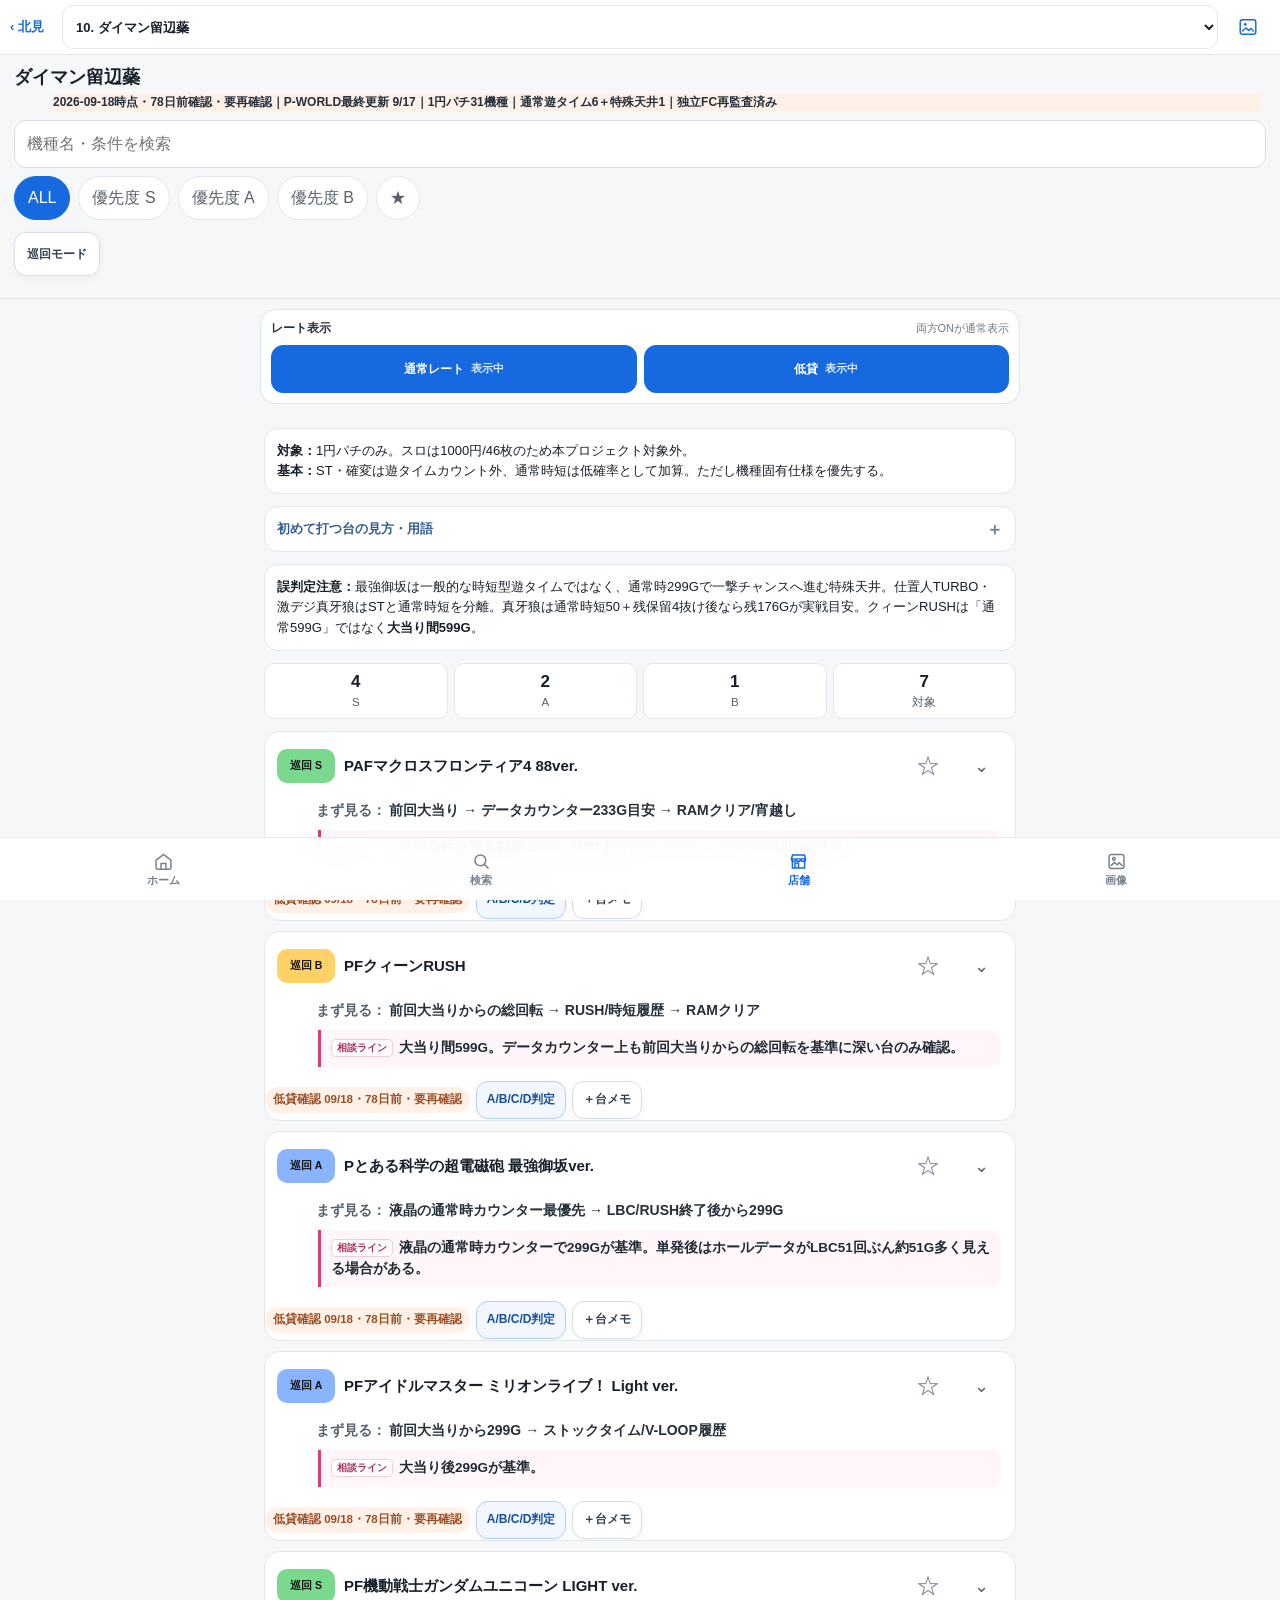
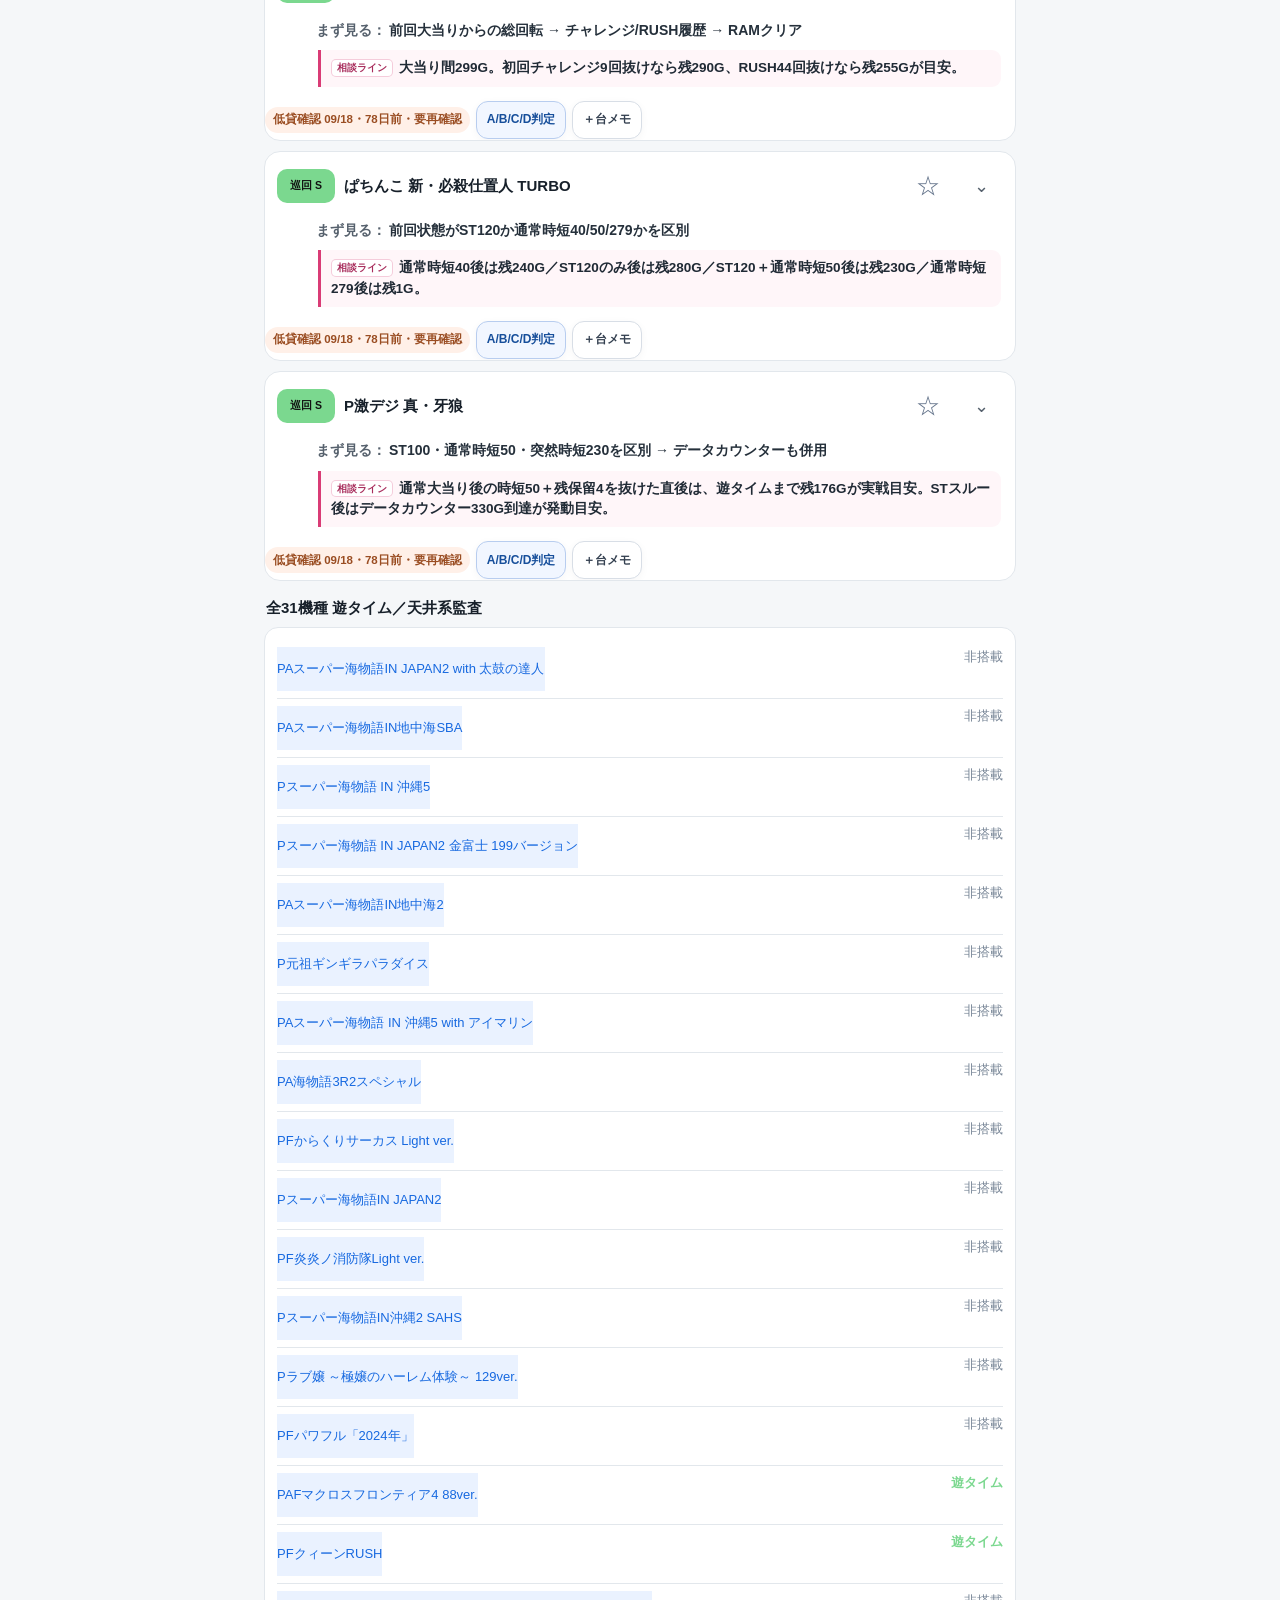
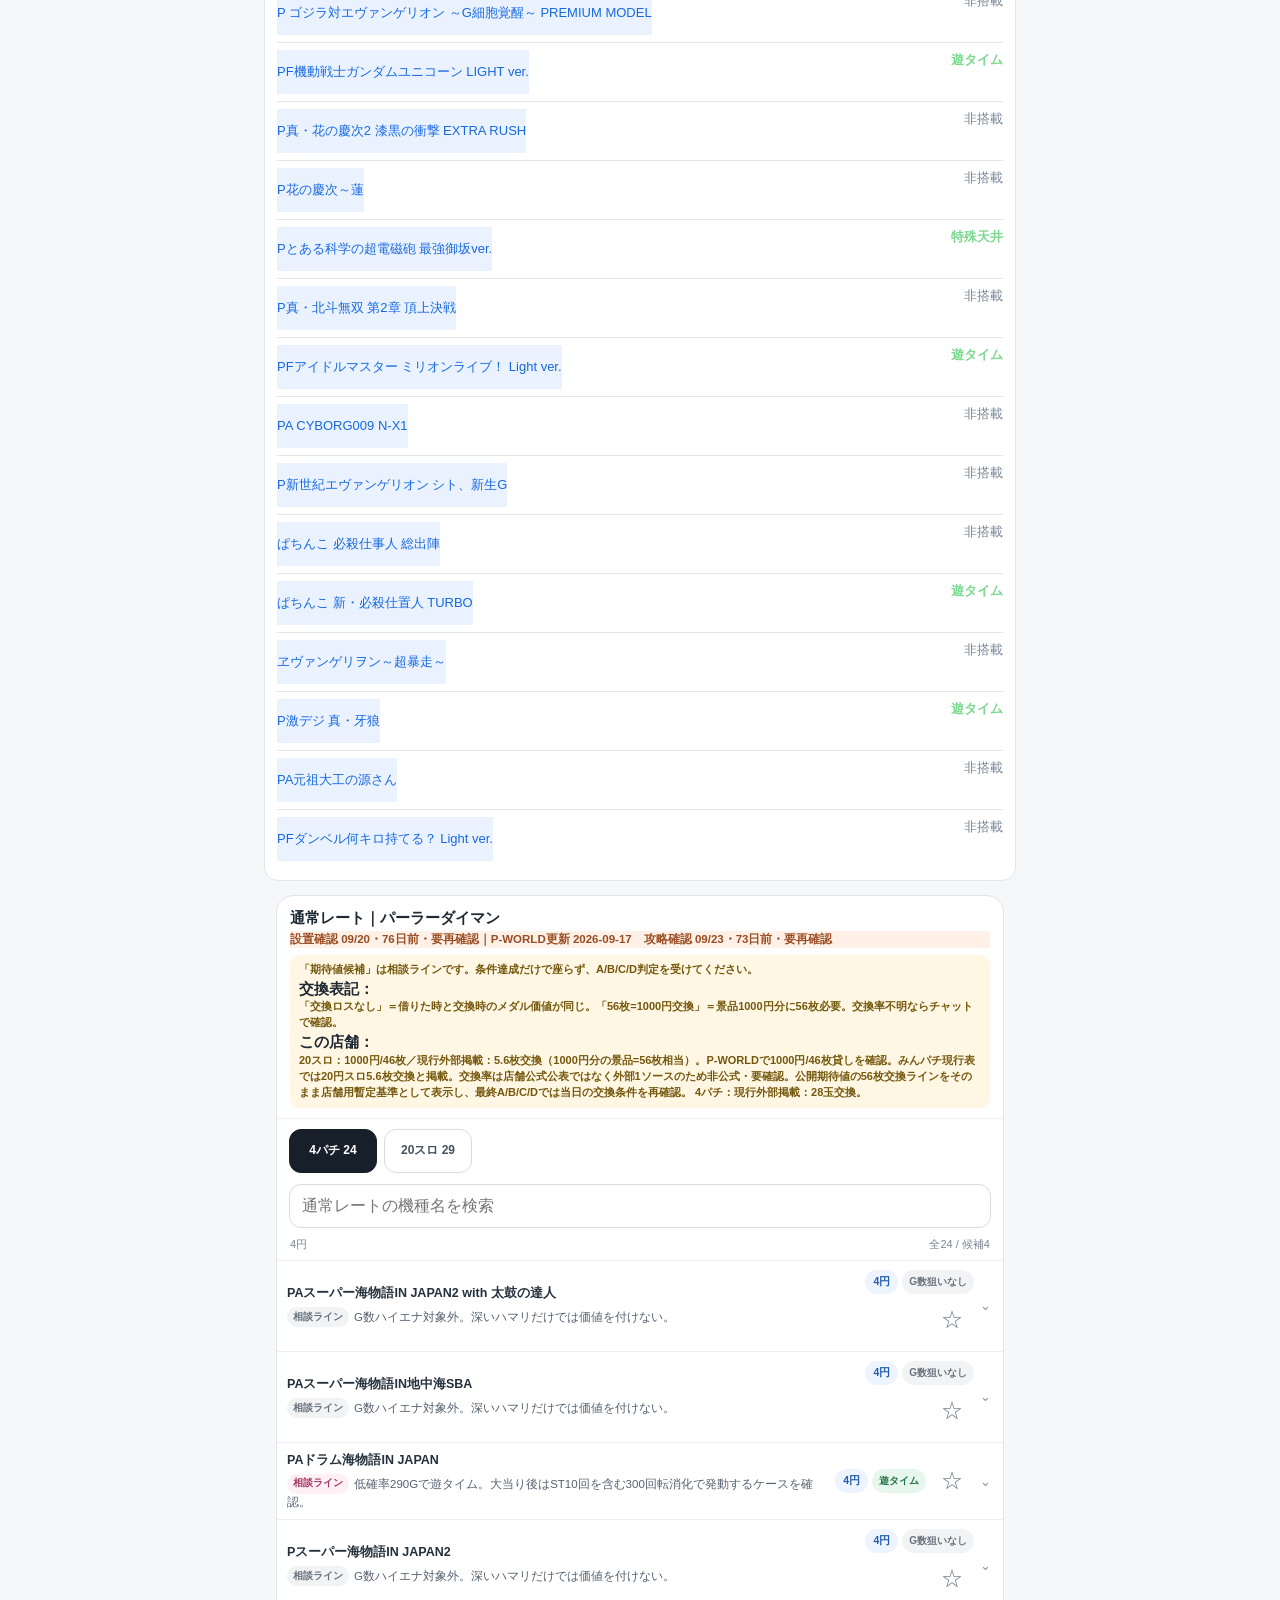
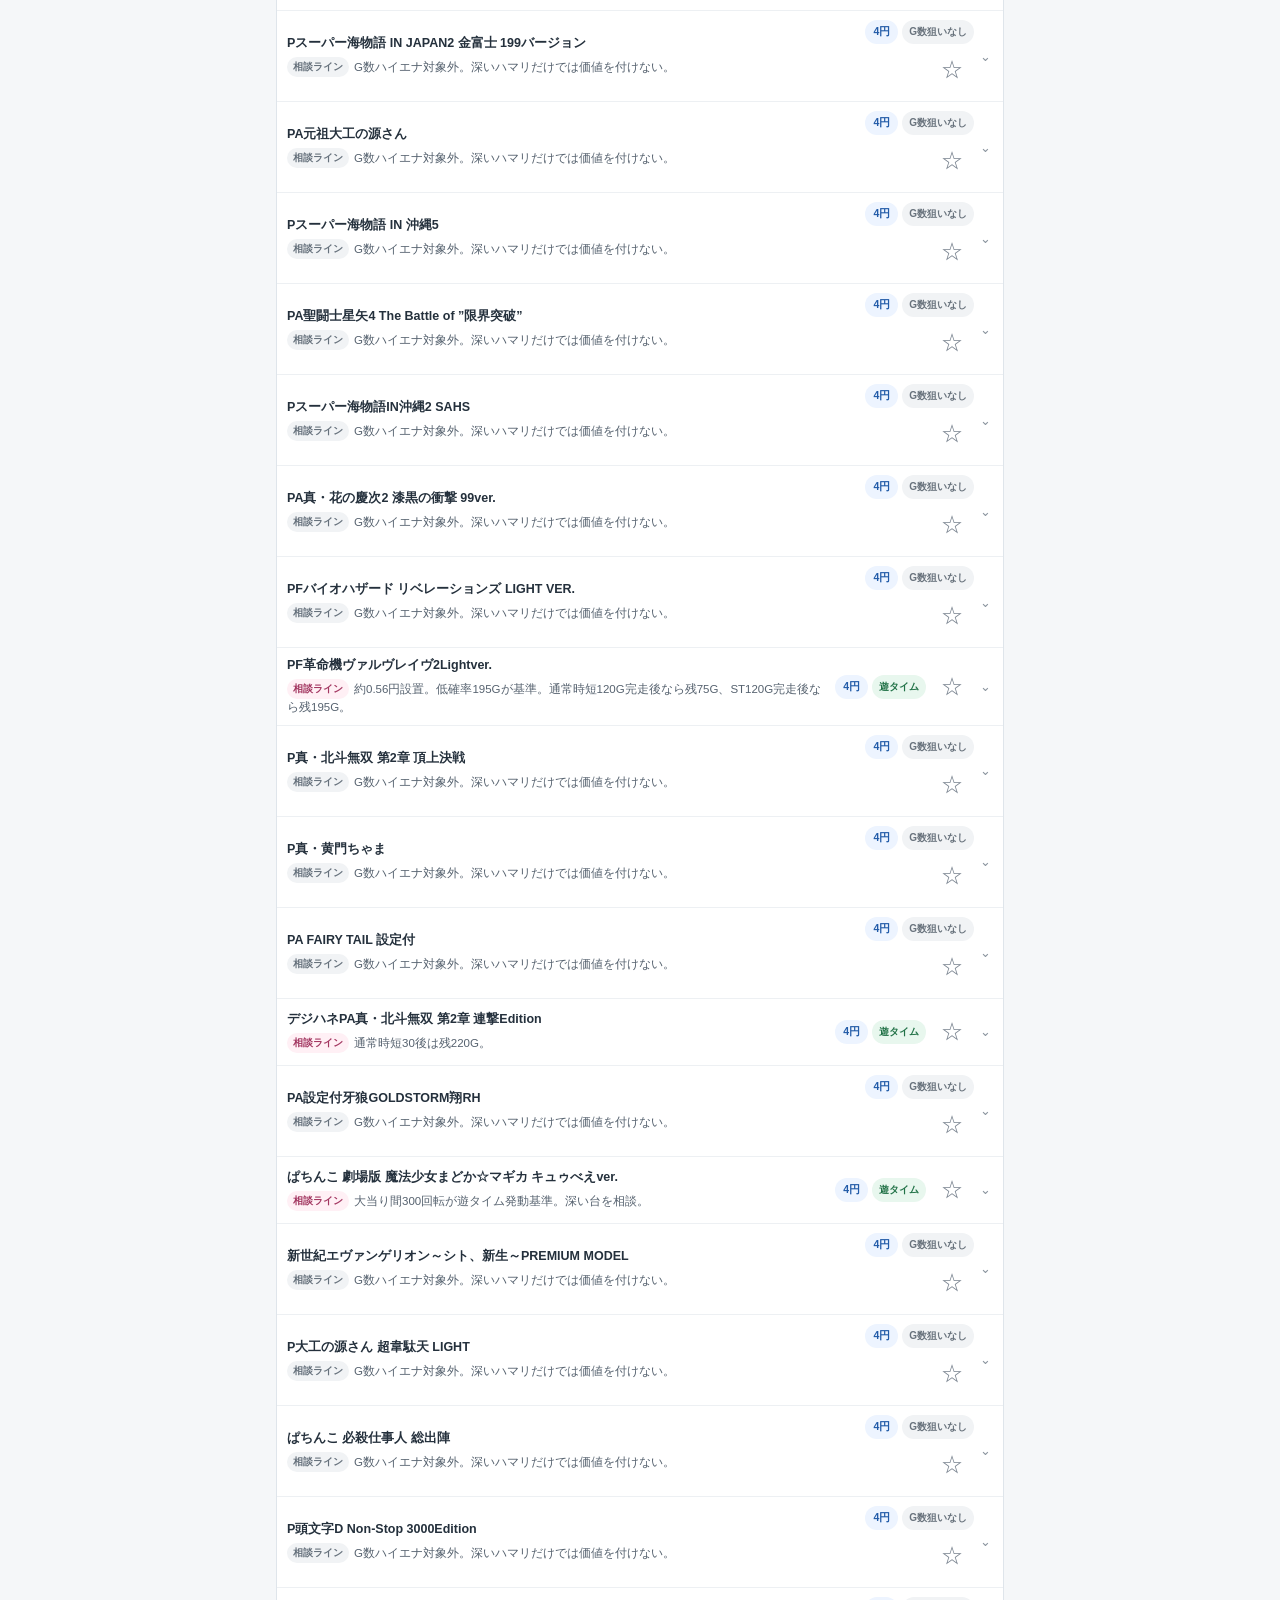
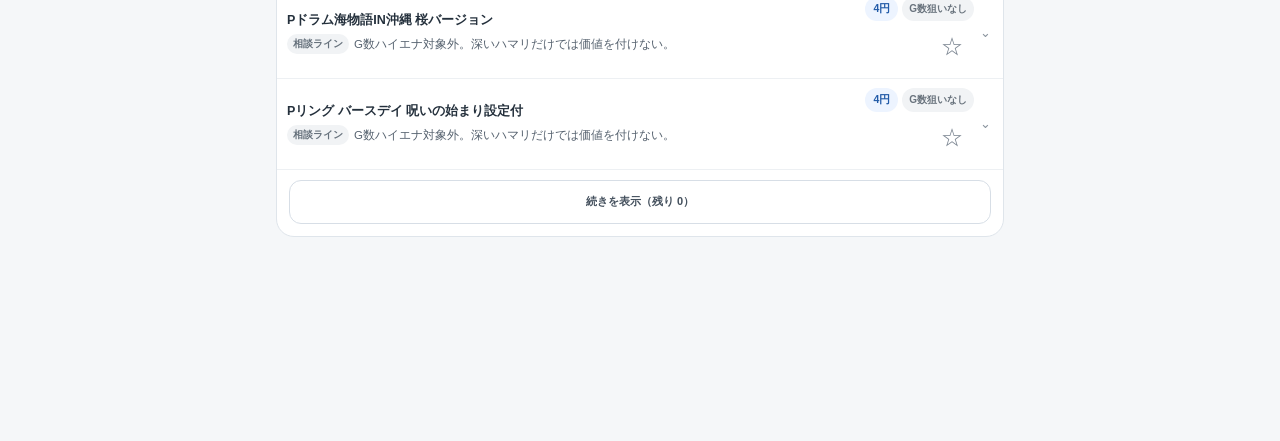
<file: daiman_integrated_factchecked.html>
<!doctype html><html lang="ja"><head><meta charset="utf-8"><meta name="viewport" content="width=device-width,initial-scale=1,viewport-fit=cover"><meta name="theme-color" content="#f4f6f9"><title>パーラーダイマン｜HALL SCAN</title><style>
:root{--bg:#0b0f14;--panel:#121821;--panel2:#171f2b;--line:#263244;--text:#eef3f8;--muted:#9aa7b6;--accent:#8ab4ff}*{box-sizing:border-box}html{scroll-behavior:smooth}body{margin:0;background:var(--bg);color:var(--text);font-family:-apple-system,BlinkMacSystemFont,"Hiragino Sans","Yu Gothic",sans-serif;padding-bottom:94px}header{position:sticky;top:0;z-index:20;background:rgba(11,15,20,.96);backdrop-filter:blur(14px);border-bottom:1px solid var(--line);padding:12px}h1{font-size:18px;margin:0 0 4px}.sub{font-size:12px;color:var(--muted)}main{padding:12px;max-width:780px;margin:auto}button{font:inherit}.search{width:100%;padding:12px;margin-top:9px;border:1px solid var(--line);border-radius:12px;background:var(--panel);color:var(--text);font-size:16px}.filters{display:flex;gap:7px;overflow:auto;padding-top:8px}.filter{border:1px solid var(--line);background:var(--panel);color:var(--text);border-radius:999px;padding:8px 12px;white-space:nowrap}.filter.active{border-color:var(--accent);background:#162338}.notice,.audit{background:#101722;border:1px solid var(--line);border-radius:14px;padding:12px;margin-bottom:12px;font-size:13px;line-height:1.55}.warn{background:#211c14;border-color:#51452d;color:#ffe5a4}.stats{display:grid;grid-template-columns:repeat(4,1fr);gap:6px;margin-bottom:12px}.stat{background:var(--panel);border:1px solid var(--line);border-radius:10px;padding:8px;text-align:center}.stat b{display:block;font-size:17px}.stat span{font-size:10px;color:var(--muted)}.card{background:var(--panel);border:1px solid var(--line);border-radius:16px;margin-bottom:10px;overflow:hidden}.head{display:flex;align-items:center;gap:9px;padding:12px}.rank{min-width:34px;height:34px;border-radius:10px;display:grid;place-items:center;font-weight:800}.rank.S{color:#111;background:#7bd88f}.rank.A{color:#111;background:#8ab4ff}.rank.B{color:#111;background:#ffd166}.rank.C{background:#6b7280}.rank.X{background:#3f4651;color:#cbd5e1}.name{flex:1;font-weight:750;font-size:15px;line-height:1.3}.star{border:0;background:transparent;color:#64748b;font-size:24px}.star.on{color:#ffd166}.toggle{border:0;background:transparent;color:var(--muted);font-size:18px}.quick{padding:0 12px 12px;font-size:13px;line-height:1.5}.details{display:none;border-top:1px solid var(--line);padding:11px 12px 13px;background:var(--panel2)}.card.open .details{display:block}.row{display:grid;grid-template-columns:74px 1fr;gap:9px;padding:6px 0;border-bottom:1px dashed #293446;font-size:13px;line-height:1.55}.row:last-child{border:0}.label{color:var(--muted);font-weight:700}.source{display:inline-block;margin-top:10px;color:var(--accent);text-decoration:none;font-size:13px}h2{font-size:15px;margin:18px 2px 9px}.auditrow{display:grid;grid-template-columns:1fr auto;gap:8px;padding:7px 0;border-bottom:1px solid #202a38}.auditrow:last-child{border:0}.yes{color:#7bd88f;font-weight:700}.no{color:#778596}.bottom{position:fixed;left:0;right:0;bottom:0;z-index:30;background:rgba(15,20,27,.96);border-top:1px solid var(--line);display:grid;grid-template-columns:repeat(4,1fr);padding:6px 5px calc(6px + env(safe-area-inset-bottom))}.bottom button{border:0;background:none;color:var(--muted);padding:7px;font-size:11px}.bottom b{display:block;color:var(--text);font-size:16px}
/* iPhone/mobile shell: no iframe, true viewport width */
html,body{width:100%;max-width:100%;overflow-x:hidden}
body{min-height:100dvh;padding-bottom:max(104px,calc(86px + env(safe-area-inset-bottom)))!important}
header{width:100%!important;max-width:none!important;margin:0!important;padding-top:calc(10px + env(safe-area-inset-top))!important;padding-left:max(10px,env(safe-area-inset-left))!important;padding-right:max(10px,env(safe-area-inset-right))!important}
main{width:100%!important;max-width:780px!important;margin-left:auto!important;margin-right:auto!important;padding-left:max(12px,env(safe-area-inset-left))!important;padding-right:max(12px,env(safe-area-inset-right))!important}
.globalnav{display:flex;align-items:center;gap:6px;margin-bottom:8px;overflow:auto;scrollbar-width:none}.globalnav::-webkit-scrollbar,.storetabs::-webkit-scrollbar{display:none}.globalnav a{flex:0 0 auto;text-decoration:none;color:var(--text,var(--t,#eef3f8));border:1px solid var(--line,var(--l,#263244));background:var(--panel,var(--p,#121821));border-radius:999px;padding:6px 9px;font-size:11px;font-weight:750;line-height:1.2}.globalnav .spacer{flex:1}
.storetabs{display:flex;gap:6px;overflow-x:auto;margin-top:9px;padding-bottom:2px;scrollbar-width:none}.storetab{flex:0 0 auto;text-decoration:none;color:var(--text,var(--t,#eef3f8));border:1px solid var(--line,var(--l,#263244));background:var(--panel,var(--p,#121821));border-radius:999px;padding:7px 9px;font-size:11px;white-space:nowrap;line-height:1.2}.storetab.active{border-color:var(--accent,var(--a,#8ab4ff));background:#162338}
.bottom,nav.bottom{padding-bottom:calc(8px + max(env(safe-area-inset-bottom),18px))!important;padding-left:max(6px,env(safe-area-inset-left))!important;padding-right:max(6px,env(safe-area-inset-right))!important}
img,video,canvas,svg{max-width:100%;height:auto}.name,.quick,.row>*,.notice,.sub,.detail,.details,.card{overflow-wrap:anywhere;word-break:normal;min-width:0}input,button,select,textarea{max-width:100%}
@media(max-width:430px){h1{font-size:17px!important}.sub{font-size:11px!important}.storetab{font-size:10.5px;padding:7px 8px}}

</style><meta name="apple-mobile-web-app-capable" content="yes"><meta name="apple-mobile-web-app-status-bar-style" content="default"><meta name="color-scheme" content="light">
<link rel="stylesheet" href="./app-v2.css">
<link rel="manifest" href="./manifest.webmanifest"><link rel="apple-touch-icon" href="./apple-touch-icon.png"><link rel="stylesheet" href="./app-v3.css"><link rel="stylesheet" href="./hallscan-v315.css"><script src="./fullrate-data-v314.js"></script>
<script src="./machine-strategy-v315.js"></script></head><body class="v2-store"><nav class="v2-appbar"><a class="v2-back" href="./stores.html#kitami">‹ 北見</a><select class="v2-store-select" aria-label="北見の店舗を切替" onchange="if(this.value)location.href=this.value"><option value="./kitami_himawari_integrated_factchecked.html">1. 北見ひまわり</option><option value="./daigoro_z_integrated_factchecked.html">2. DAIGORO Z</option><option value="./maruhan_kitami_integrated_factchecked.html">3. マルハン北見</option><option value="./maruhan_tanno_integrated_factchecked.html">4. マルハン端野</option><option value="./dynam_kitami_integrated_factchecked.html">5. ダイナム北見</option><option value="./daigoro_x_integrated_factchecked.html">6. DAIGORO X</option><option value="./royal_kitami_integrated_factchecked.html">7. ロイヤル北見</option><option value="./aurora_kitami_integrated_factchecked.html">8. オーロラ北見</option><option value="./towa_kitami_integrated_factchecked.html">9. 東和 北見</option><option value="./daiman_integrated_factchecked.html" selected>10. ダイマン留辺蘂</option></select><a class="v2-tool" href="./visual-guide.html" aria-label="画像ガイド"><svg viewBox="0 0 24 24" aria-hidden="true"><rect x="3.5" y="4" width="17" height="16" rx="2.5" fill="none" stroke="currentColor" stroke-width="1.6"/><circle cx="9" cy="9" r="1.5" fill="currentColor"/><path d="m5.5 17 4.2-4 3.1 2.8 2.5-2.3 3.2 3.5" fill="none" stroke="currentColor" stroke-width="1.6" stroke-linejoin="round"/></svg></a></nav>
<header><h1>ダイマン留辺蘂</h1><div class="sub">2026-09-18｜P-WORLD最終更新 9/17｜1円パチ31機種｜通常遊タイム6＋特殊天井1｜独立FC再監査済み</div><input id="search" class="search" placeholder="機種名・条件を検索"><div class="filters"><button class="filter active" data-rank="ALL">ALL</button><button class="filter" data-rank="S">S</button><button class="filter" data-rank="A">A</button><button class="filter" data-rank="B">B</button><button class="filter" data-rank="FAV">★</button></div></header>
<main><div class="notice"><b>対象：</b>1円パチのみ。スロは1000円/46枚のため本プロジェクト対象外。<br><b>基本：</b>ST・確変は遊タイムカウント外、通常時短は低確率として加算。ただし機種固有仕様を優先する。</div><details class="v311-help"><summary>初めて打つ台の見方・用語</summary><div class="v311-helpbody"><p><b>読み順：</b>「まず見る」→「座る目安」→必要なら詳細。矢印（→）は左から確認します。</p><div class="v311-glossary"><span><b>G</b> ゲーム数</span><span><b>液晶G</b> 台の画面に出るG数</span><span><b>実G</b> 実際に消化したG数</span><span><b>AT</b> 出玉を増やすメイン区間</span><span><b>CZ</b> AT・ボーナス等へのチャンス区間</span><span><b>AT間/CZ間</b> 前回のAT/CZからの経過</span><span><b>スルー</b> 次の当たり等につながらず終わった回数</span><span><b>pt</b> ポイント</span><span><b>BIG/REG</b> ボーナスの種類</span><span><b>BC/BT</b> バジリスク系のボーナス/AT名称</span><span><b>リセット</b> 設定変更などで内部状態が初期化された状態</span><span><b>ST</b> 大当り確率が高い区間</span><span><b>時短</b> 電サポ付きの通常確率区間（機種ごとの例外あり）</span><span><b>RAMクリア</b> 内部カウントが初期化された状態</span><span><b>宵越し</b> 前日から内部カウントが引き継がれた状態</span><span><b>示唆</b> 内部状態のヒント。確定とは限らない</span></div><p class="v311-caution"><b>迷ったら見送る：</b>ST/時短やリセット状態など、カードに必要な条件を判別できない台は残りGを推測して打たない。</p></div></details><div class="notice warn"><b>誤判定注意：</b>最強御坂は一般的な時短型遊タイムではなく、通常時299Gで一撃チャンスへ進む特殊天井。仕置人TURBO・激デジ真牙狼はSTと通常時短を分離。真牙狼は通常時短50＋残保留4抜け後なら残176Gが実戦目安。クィーンRUSHは「通常599G」ではなく<b>大当り間599G</b>。</div><div id="stats" class="stats"></div><div id="cards"></div><h2 id="auditTitle">全31機種 遊タイム／天井系監査</h2><div id="audit" class="audit"></div></main>
<nav class="v21-dock" aria-label="メインナビ"><a class="" href="./index.html"><svg viewBox="0 0 24 24" fill="none" stroke="currentColor"><path d="M3.5 10.5 12 3.8l8.5 6.7v8.7a1.6 1.6 0 0 1-1.6 1.6H5.1a1.6 1.6 0 0 1-1.6-1.6z"/><path d="M9.2 20.8v-6.6h5.6v6.6"/></svg><span>ホーム</span></a><a class="" href="./search.html"><svg viewBox="0 0 24 24" fill="none" stroke="currentColor"><circle cx="10.7" cy="10.7" r="6.2"/><path d="m15.3 15.3 4.7 4.7"/></svg><span>検索</span></a><a class="active" href="./stores.html"><svg viewBox="0 0 24 24" fill="none" stroke="currentColor"><path d="M4 9h16l-1.2-4.5H5.2z"/><path d="M5 9v10.5h14V9M8 19.5v-5.8h4v5.8"/><path d="M4 9c0 1.5 1.2 2.7 2.7 2.7S9.4 10.5 9.4 9c0 1.5 1.2 2.7 2.6 2.7S14.6 10.5 14.6 9c0 1.5 1.2 2.7 2.7 2.7S20 10.5 20 9"/></svg><span>店舗</span></a><a class="" href="./visual-guide.html"><svg viewBox="0 0 24 24" fill="none" stroke="currentColor"><rect x="3.5" y="4" width="17" height="16" rx="2.5"/><circle cx="9" cy="9" r="1.5"/><path d="m5.5 17 4.2-4 3.1 2.8 2.5-2.3 3.2 3.5"/></svg><span>画像</span></a></nav>
<script>const data=[{"name":"PAFマクロスフロンティア4 88ver.","rank":"S","check":"前回大当り → データカウンター233G目安 → RAMクリア/宵越し","target":"内部条件は通常確率234G。実戦上はデータカウンター233G到達が目安。","ceiling":"通常確率234G → 時短233G＋残保留1（実質次回大当り濃厚）。","short":"ST非搭載。時短1/2G＋残保留は高確率ではないため、大当りが無ければ通常確率側として進む。","stop":"遊タイム発動までの残Gと回転率で判断。","note":"内部条件234Gとホールデータ上の到達目安233Gを混同しない。RAMクリアでリセット、電源OFF→ONのみなら引き継ぐ。","source":"https://www.p-world.co.jp/machine/database/9672","source2":"https://slotjin.com/yutime/macross4/"},{"name":"PFクィーンRUSH","rank":"B","check":"前回大当りからの総回転 → RUSH/時短履歴 → RAMクリア","target":"大当り間599G。データカウンター上も前回大当りからの総回転を基準に深い台のみ確認。","ceiling":"大当り間599G → 時短254G（大当り期待度は実質濃厚）。","short":"条件は『大当り間』なので、RUSH・チャレンジ中も大当りしなければカウント継続。大当りで再起算。","stop":"大当り間の残Gが十分浅い場合のみ候補。","note":"通常時599Gではなく“大当り間599G”。電サポ履歴があっても大当りが無ければカウントを切らない。","source":"https://www.p-world.co.jp/machine/database/9708","source2":"https://nana-press.com/kaiseki/machine/453/11718/"},{"name":"Pとある科学の超電磁砲 最強御坂ver.","rank":"A","check":"液晶の通常時カウンター最優先 → LBC/RUSH終了後から299G","target":"液晶の通常時カウンターで299Gが基準。単発後はホールデータがLBC51回ぶん約51G多く見える場合がある。","ceiling":"通常時299G → 一撃チャンスで2R/3R大当り濃厚。RUSH突入期待度は約35%。","short":"RAMクリア後299G、またはLIGHTNING BREAK CHANCE／最強御坂RUSH終了後から通常時299Gで発動。","stop":"右打ち終了後の通常Gを基準に評価。","note":"一般的な『時短○回の遊タイム』とは別枠の大当り発動型。LBC51回は299Gに含まれないため、ホールデータ単独判定は禁止。","source":"https://www.p-world.co.jp/machine/database/9794","source2":"https://www.fujimarukun.co.jp/products/p_railgunw/"},{"name":"PFアイドルマスター ミリオンライブ！ Light ver.","rank":"A","check":"前回大当りから299G → ストックタイム/V-LOOP履歴","target":"大当り後299Gが基準。","ceiling":"大当り後299G → ストックタイム50G。","short":"大当り後299G消化が条件。時短5/10/25/50Gも大当りが無ければカウント継続。V-LOOP中の大当りで再起算。","stop":"残Gと遊タイム50Gの恩恵を考慮して判断。","note":"遊タイムをスルーした場合、次回大当りまで遊タイムカウントを行わない。大当り間1回のみ。","source":"https://www.p-world.co.jp/machine/database/9592","source2":"https://nana-press.com/kaiseki/machine/343/8669/"},{"name":"PF機動戦士ガンダムユニコーン LIGHT ver.","rank":"S","check":"前回大当りからの総回転 → チャレンジ/RUSH履歴 → RAMクリア","target":"大当り間299G。初回チャレンジ9回抜けなら残290G、RUSH44回抜けなら残255Gが目安。","ceiling":"大当り間299G → 時短370G＋残保留4（実質次回大当り濃厚）。","short":"1種2種でST非搭載。時短5/40G＋残保留も、大当りが無ければ大当り間299Gに含まれる。","stop":"前回大当りからの総消化を基準に判断。","note":"遊タイム発動は大当り間1回のみ。ミドル版・再来129ver.と混同禁止。","source":"https://www.p-world.co.jp/machine/database/9806","source2":"https://nana-press.com/kaiseki/machine/542/14060/"},{"name":"ぱちんこ 新・必殺仕置人 TURBO","rank":"S","check":"前回状態がST120か通常時短40/50/279かを区別","target":"通常時短40後は残240G／ST120のみ後は残280G／ST120＋通常時短50後は残230G／通常時短279後は残1G。","ceiling":"低確率280G → 時短379G。","short":"ST120Gは高確率なので除外。通常時短40/50/279Gは低確率として加算。","stop":"時短279回抜けは最優先。その他は残り低確率Gで判断。","note":"電サポ総回数だけでSTと通常時短を混同しない。左サイド液晶の発動まで表示も確認。","source":"https://www.p-world.co.jp/machine/database/9216","source2":"https://1geki.jp/pachinko/p_siokiturbo/1/"},{"name":"P激デジ 真・牙狼","rank":"S","check":"ST100・通常時短50・突然時短230を区別 → データカウンターも併用","target":"通常大当り後の時短50＋残保留4を抜けた直後は、遊タイムまで残176Gが実戦目安。STスルー後はデータカウンター330G到達が発動目安。","ceiling":"低確率230G（通常時短を含む）→ 時短295G。","short":"ST100Gは高確率なので除外。通常時短50G・突然時短230G・右打ち終了時の残保留は低確率側として進む。","stop":"突然時短230回を完走した場合は遊タイムへ接続。通常時短抜け・ST抜けは残Gを補正して判断。","note":"データカウンター目安は通常大当り後230G／STスルー後330G。『時短50後残180G』ではなく、残保留4を含めた実戦目安は176G。","source":"https://www.p-world.co.jp/machine/database/9666","source2":"https://slotjin.com/yutime/gdsingaro/"}];const auditData=[{"name":"PAスーパー海物語IN JAPAN2 with 太鼓の達人","yutime":false,"status":"非搭載","source":"https://www.p-world.co.jp/machine/database/9017"},{"name":"PAスーパー海物語IN地中海SBA","yutime":false,"status":"非搭載","source":"https://www.p-world.co.jp/machine/database/9145"},{"name":"Pスーパー海物語 IN 沖縄5","yutime":false,"status":"非搭載","source":"https://www.p-world.co.jp/machine/database/9393"},{"name":"Pスーパー海物語 IN JAPAN2 金富士 199バージョン","yutime":false,"status":"非搭載","source":"https://www.p-world.co.jp/machine/database/9187"},{"name":"PAスーパー海物語IN地中海2","yutime":false,"status":"非搭載","source":"https://www.p-world.co.jp/machine/database/10055"},{"name":"P元祖ギンギラパラダイス","yutime":false,"status":"非搭載","source":"https://www.p-world.co.jp/machine/database/9602"},{"name":"PAスーパー海物語 IN 沖縄5 with アイマリン","yutime":false,"status":"非搭載","source":"https://www.p-world.co.jp/machine/database/9421"},{"name":"PA海物語3R2スペシャル","yutime":false,"status":"非搭載","source":"https://www.p-world.co.jp/machine/database/9493"},{"name":"PFからくりサーカス Light ver.","yutime":false,"status":"非搭載","source":"https://www.p-world.co.jp/machine/database/9901"},{"name":"Pスーパー海物語IN JAPAN2","yutime":false,"status":"非搭載","source":"https://www.p-world.co.jp/machine/database/8900"},{"name":"PF炎炎ノ消防隊Light ver.","yutime":false,"status":"非搭載","source":"https://www.p-world.co.jp/machine/database/10013"},{"name":"Pスーパー海物語IN沖縄2 SAHS","yutime":false,"status":"非搭載","source":"https://www.p-world.co.jp/machine/database/8762"},{"name":"Pラブ嬢 ～極嬢のハーレム体験～ 129ver.","yutime":false,"status":"非搭載","source":"https://www.p-world.co.jp/machine/database/10105"},{"name":"PFパワフル「2024年」","yutime":false,"status":"非搭載","source":"https://www.p-world.co.jp/machine/database/9984"},{"name":"PAFマクロスフロンティア4 88ver.","yutime":true,"status":"遊タイム","source":"https://www.p-world.co.jp/machine/database/9672"},{"name":"PFクィーンRUSH","yutime":true,"status":"遊タイム","source":"https://www.p-world.co.jp/machine/database/9708"},{"name":"P ゴジラ対エヴァンゲリオン ～G細胞覚醒～ PREMIUM MODEL","yutime":false,"status":"非搭載","source":"https://www.p-world.co.jp/machine/database/9903"},{"name":"PF機動戦士ガンダムユニコーン LIGHT ver.","yutime":true,"status":"遊タイム","source":"https://www.p-world.co.jp/machine/database/9806"},{"name":"P真・花の慶次2 漆黒の衝撃 EXTRA RUSH","yutime":false,"status":"非搭載","source":"https://www.p-world.co.jp/machine/database/9489"},{"name":"P花の慶次～蓮","yutime":false,"status":"非搭載","source":"https://www.p-world.co.jp/machine/database/9104"},{"name":"Pとある科学の超電磁砲 最強御坂ver.","yutime":true,"status":"特殊天井","source":"https://www.p-world.co.jp/machine/database/9794","special":true},{"name":"P真・北斗無双 第2章 頂上決戦","yutime":false,"status":"非搭載","source":"https://www.p-world.co.jp/machine/database/9137"},{"name":"PFアイドルマスター ミリオンライブ！ Light ver.","yutime":true,"status":"遊タイム","source":"https://www.p-world.co.jp/machine/database/9592"},{"name":"PA CYBORG009 N-X1","yutime":false,"status":"非搭載","source":"https://www.p-world.co.jp/machine/database/9133"},{"name":"P新世紀エヴァンゲリオン シト、新生G","yutime":false,"status":"非搭載","source":"https://www.p-world.co.jp/machine/database/9082"},{"name":"ぱちんこ 必殺仕事人 総出陣","yutime":false,"status":"非搭載","source":"https://www.p-world.co.jp/machine/database/8847"},{"name":"ぱちんこ 新・必殺仕置人 TURBO","yutime":true,"status":"遊タイム","source":"https://www.p-world.co.jp/machine/database/9216"},{"name":"ヱヴァンゲリヲン～超暴走～","yutime":false,"status":"非搭載","source":"https://www.p-world.co.jp/machine/database/8891"},{"name":"P激デジ 真・牙狼","yutime":true,"status":"遊タイム","source":"https://www.p-world.co.jp/machine/database/9666"},{"name":"PA元祖大工の源さん","yutime":false,"status":"非搭載","source":"https://www.p-world.co.jp/machine/database/9060"},{"name":"PFダンベル何キロ持てる？ Light ver.","yutime":false,"status":"非搭載","source":"https://www.p-world.co.jp/machine/database/9956"}];let activeRank='ALL';const legacyFavKey='daiman_integrated_favs_v1',favKey='okhotsk_favorites_v2';const favId=m=>'daiman_integrated_factchecked.html|'+m.name;let favorites=new Set;try{favorites=new Set(JSON.parse(localStorage.getItem(favKey)||'[]'));const oldFavs=JSON.parse(localStorage.getItem(legacyFavKey)||'[]');let changed=false;for(const v of oldFavs){const name=String(v).split('::').pop(),k='daiman_integrated_factchecked.html|'+name;if(!favorites.has(k)){favorites.add(k);changed=true}}if(changed)localStorage.setItem(favKey,JSON.stringify([...favorites]))}catch(e){}function esc(s){return String(s).replace(/[&<>"']/g,m=>({'&':'&amp;','<':'&lt;','>':'&gt;','"':'&quot;',"'":'&#039;'}[m]));}function setRank(r){activeRank=r;document.querySelectorAll('.filter').forEach(b=>b.classList.toggle('active',b.dataset.rank===r));render();}document.querySelectorAll('.filter').forEach(b=>b.onclick=()=>setRank(b.dataset.rank));document.getElementById('search').addEventListener('input',render);function render(){const q=document.getElementById('search').value.trim().toLowerCase();const ranks=['S','A','B'];document.getElementById('stats').innerHTML=ranks.map(r=>`<div class="stat"><b>${data.filter(x=>x.rank===r).length}</b><span>${r}</span></div>`).join('')+`<div class="stat"><b>${data.length}</b><span>対象</span></div>`;const box=document.getElementById('cards');box.innerHTML='';data.forEach(m=>{const key=favId(m),f=favorites.has(key),ok=activeRank==='ALL'||(activeRank==='FAV'?f:m.rank===activeRank),hay=Object.values(m).join(' ').toLowerCase();if(!ok||(q&&!hay.includes(q)))return;const el=document.createElement('article');el.className='card';el.innerHTML=`<div class="head"><div class="rank ${m.rank}">${m.rank}</div><div class="name">${esc(m.name)}</div><button class="star ${f?'on':''}">${f?'★':'☆'}</button><button class="toggle">⌄</button></div><div class="quick"><b class="v311-quick-label">まず見る：</b>${esc(m.check)}</div><div class="targetline"><span class="v311-target-label">座る目安</span>${esc(m.target)}</div><div class="details"><div class="row"><div class="label">座る目安</div><div>${esc(m.target)}</div></div><div class="row"><div class="label">天井</div><div>${esc(m.ceiling)}</div></div><div class="row"><div class="label">遊タイムの数え方</div><div>${esc(m.short)}</div></div><div class="row"><div class="label">やめる目安</div><div>${esc(m.stop)}</div></div><div class="row"><div class="label">注意</div><div>${esc(m.note)}</div></div><a class="source" href="${m.source}" target="_blank" rel="noopener">P-WORLD機種情報 ↗</a>${m.source2?` <a class="source" href="${m.source2}" target="_blank" rel="noopener">独立確認 ↗</a>`:''} </div>`;el.querySelector('.head').onclick=e=>{if(e.target.closest('.star'))return;el.classList.toggle('open')};el.querySelector('.star').onclick=e=>{e.stopPropagation();favorites.has(key)?favorites.delete(key):favorites.add(key);localStorage.setItem(favKey,JSON.stringify([...favorites]));render()};box.appendChild(el)});const a=document.getElementById('audit');a.innerHTML='';auditData.filter(x=>!q||x.name.toLowerCase().includes(q)).forEach(x=>{const r=document.createElement('div');r.className='auditrow';r.innerHTML=`<div><a class="source" style="margin:0;color:inherit" href="${x.source}" target="_blank" rel="noopener">${esc(x.name)}</a></div><div class="${x.status==='非搭載'?'no':'yes'}">${esc(x.status)}</div>`;a.appendChild(r)})}render();</script><script>try{localStorage.setItem('okhotsk_last_area','kitami');localStorage.setItem('okhotsk_last_kitami_store',"daiman_integrated_factchecked.html")}catch(e){}</script><script id="v2-query-prefill">(()=>{try{const q=new URLSearchParams(location.search).get('q');if(q){const el=document.getElementById('search');if(el){el.value=q;if(typeof render==='function')render();}}}catch(e){}})();</script><script id="pwa-register-v38">if('serviceWorker'in navigator&&location.protocol!=='file:'){addEventListener('load',()=>{navigator.serviceWorker.register('./sw.js').then(reg=>reg.update().catch(()=>{})).catch(()=>{})},{once:true})}</script><script id="a11y-state-v310">(()=>{
const sel='.filter,.storebtn,.chip,.navbtn,.v21-segments button,button[onclick*="setMode"]';
const isPressed=b=>b.classList.contains('active')||b.classList.contains('on')||b.classList.contains('staractive');
function syncA11y(){
 document.querySelectorAll(sel).forEach(b=>b.setAttribute('aria-pressed',String(isPressed(b))));
 document.querySelectorAll('.star,.fav,.v21-fav').forEach(b=>{const on=b.classList.contains('on');b.setAttribute('aria-pressed',String(on));b.setAttribute('aria-label',on?'お気に入り解除':'お気に入り追加')});
 document.querySelectorAll('.toggle').forEach(b=>{const c=b.closest('.card');const open=!!c&&(c.classList.contains('open')||c.hasAttribute('open'));b.setAttribute('aria-expanded',String(open));b.setAttribute('aria-label',open?'詳細を閉じる':'詳細を開く')});
}
let pending=false;function schedule(){if(pending)return;pending=true;queueMicrotask(()=>{pending=false;syncA11y()})}
document.addEventListener('click',schedule);document.addEventListener('change',schedule);
new MutationObserver(schedule).observe(document.body,{subtree:true,childList:true,attributes:true,attributeFilter:['class','open']});
syncA11y();
})();</script><script src="./hallscan-v315.js"></script></body></html>
</file>
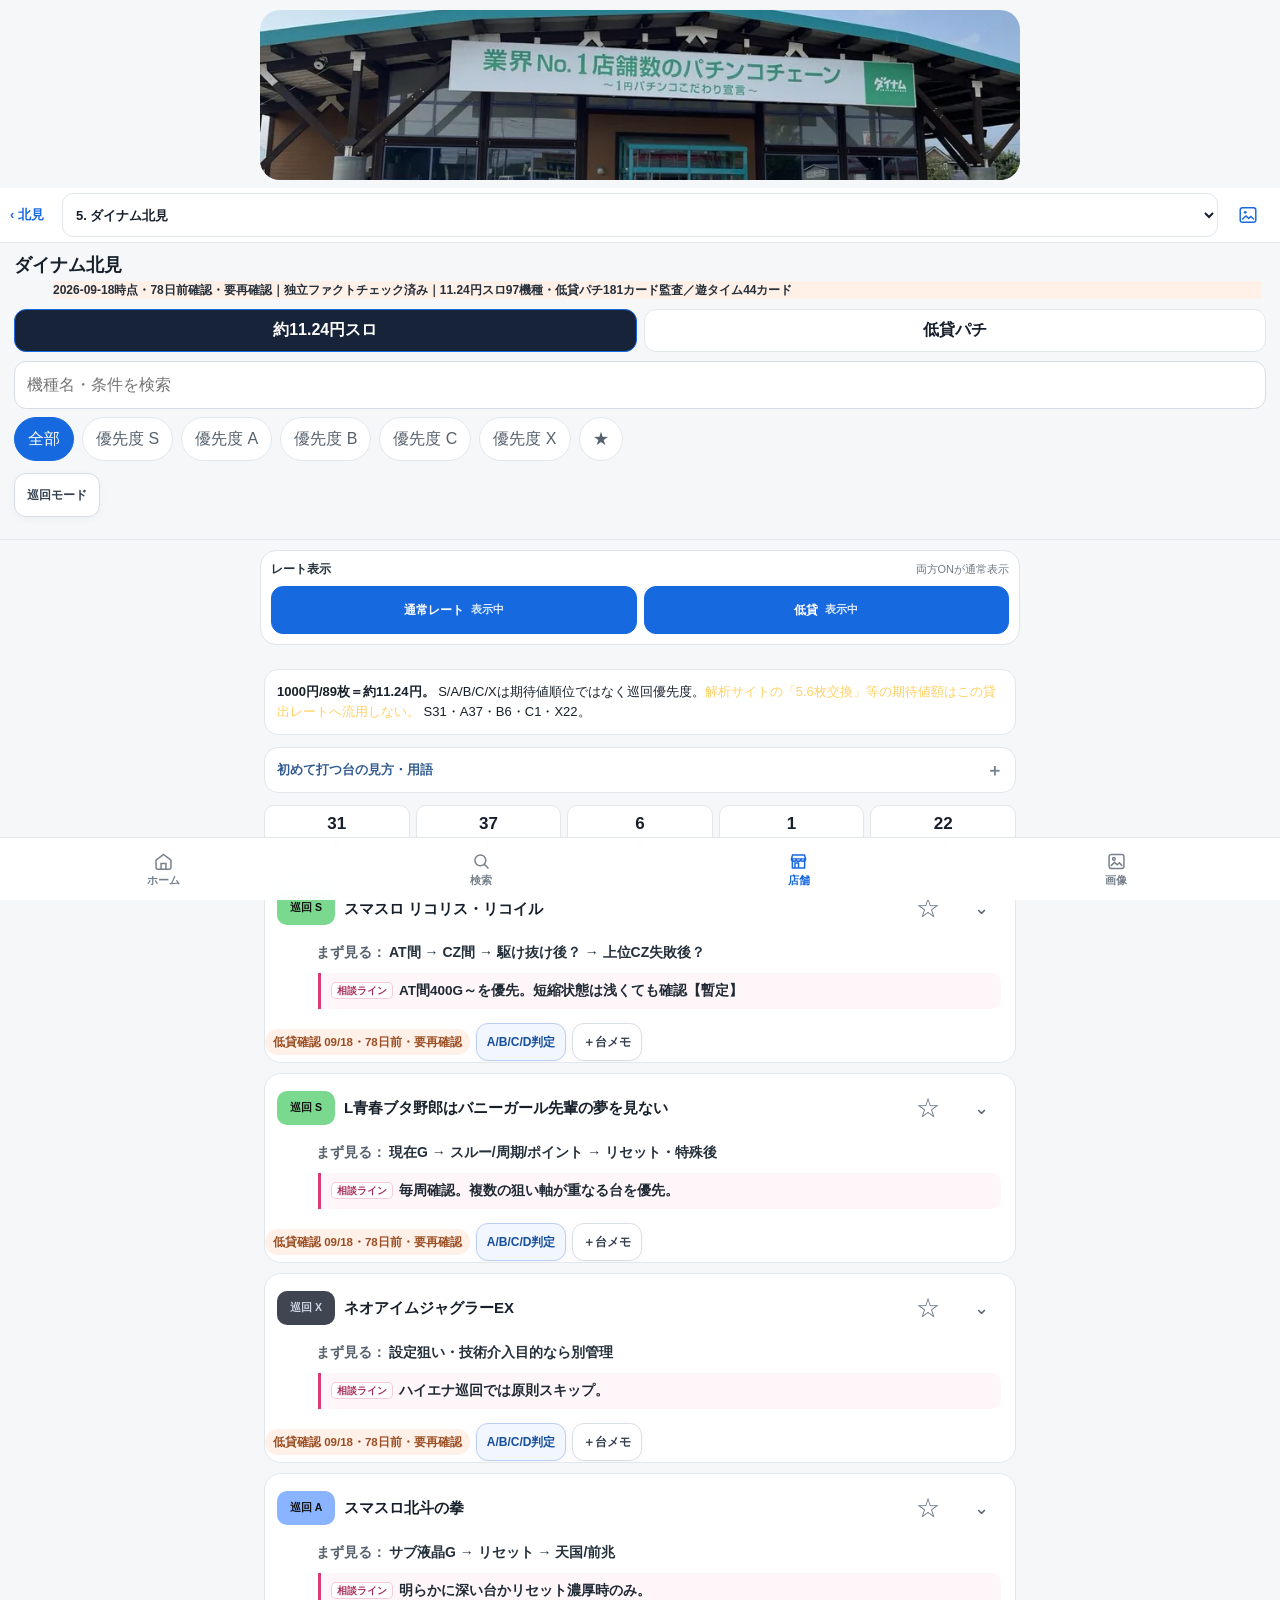
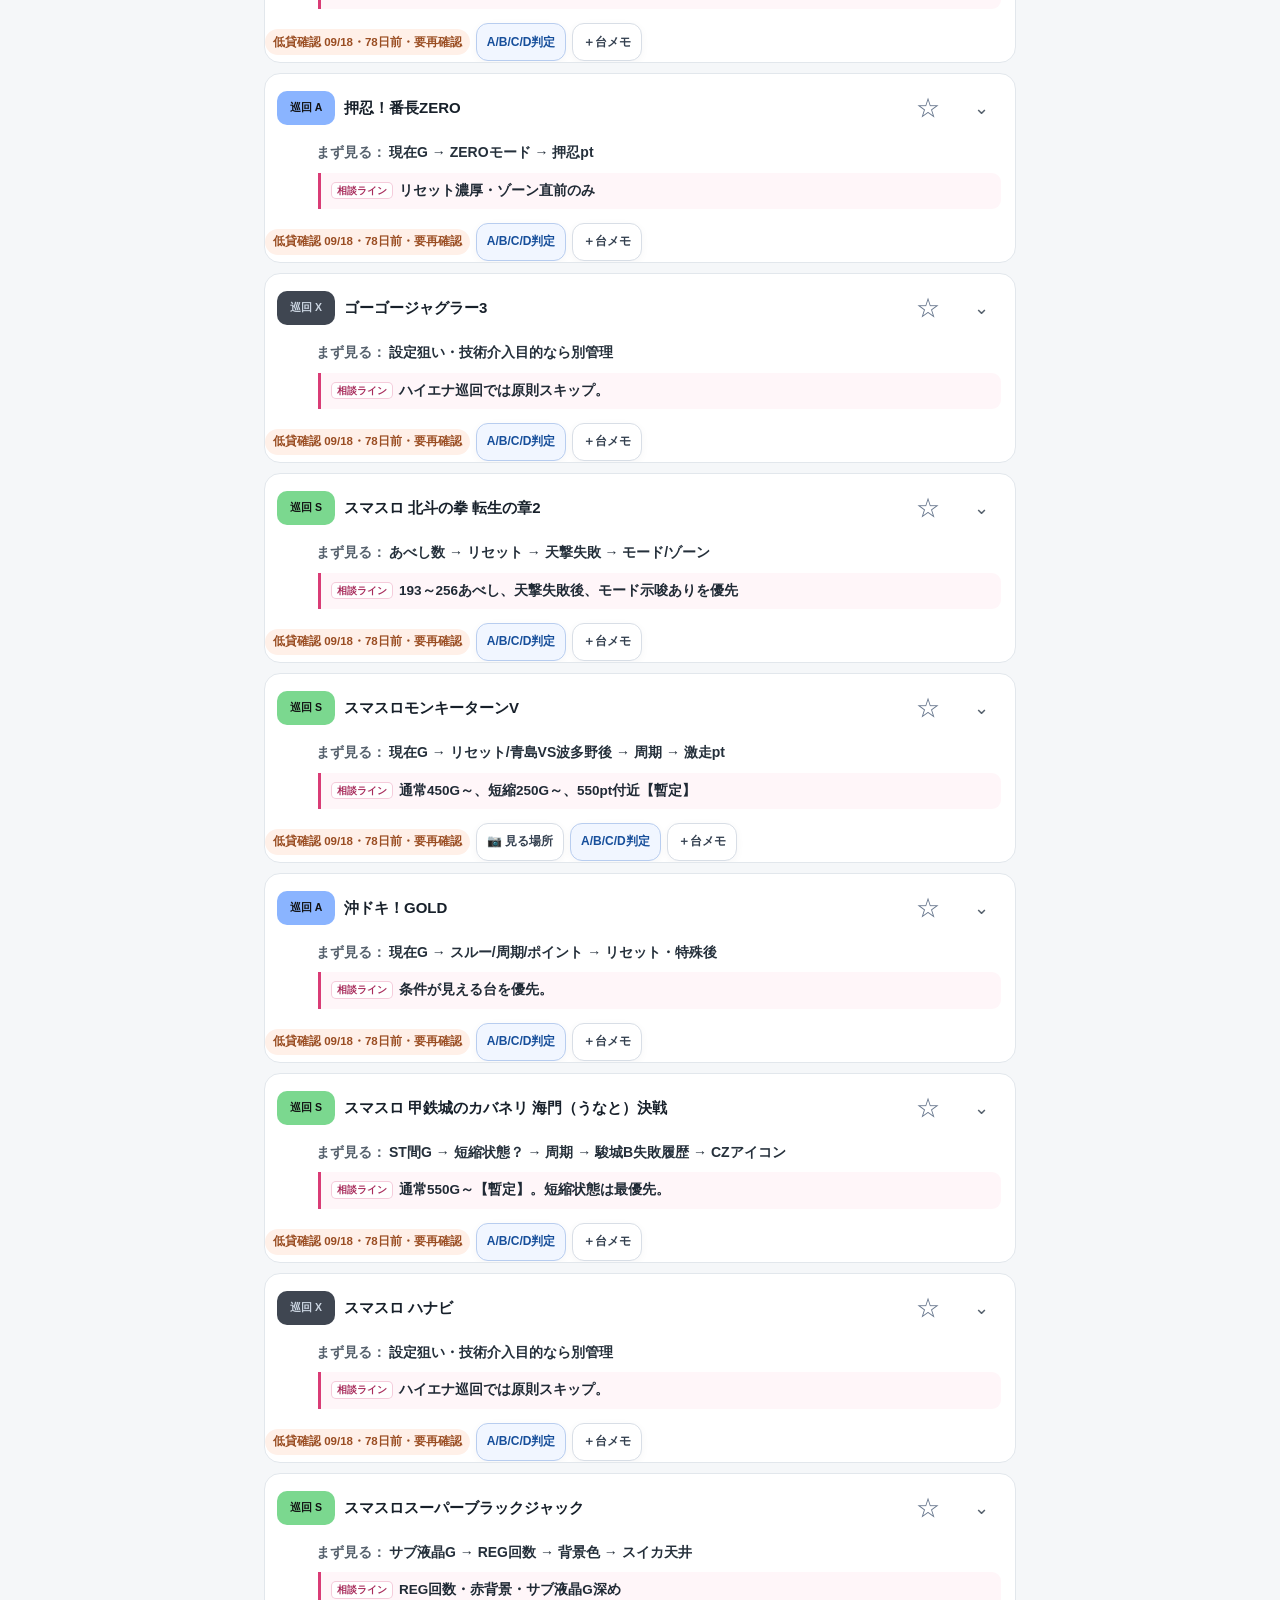
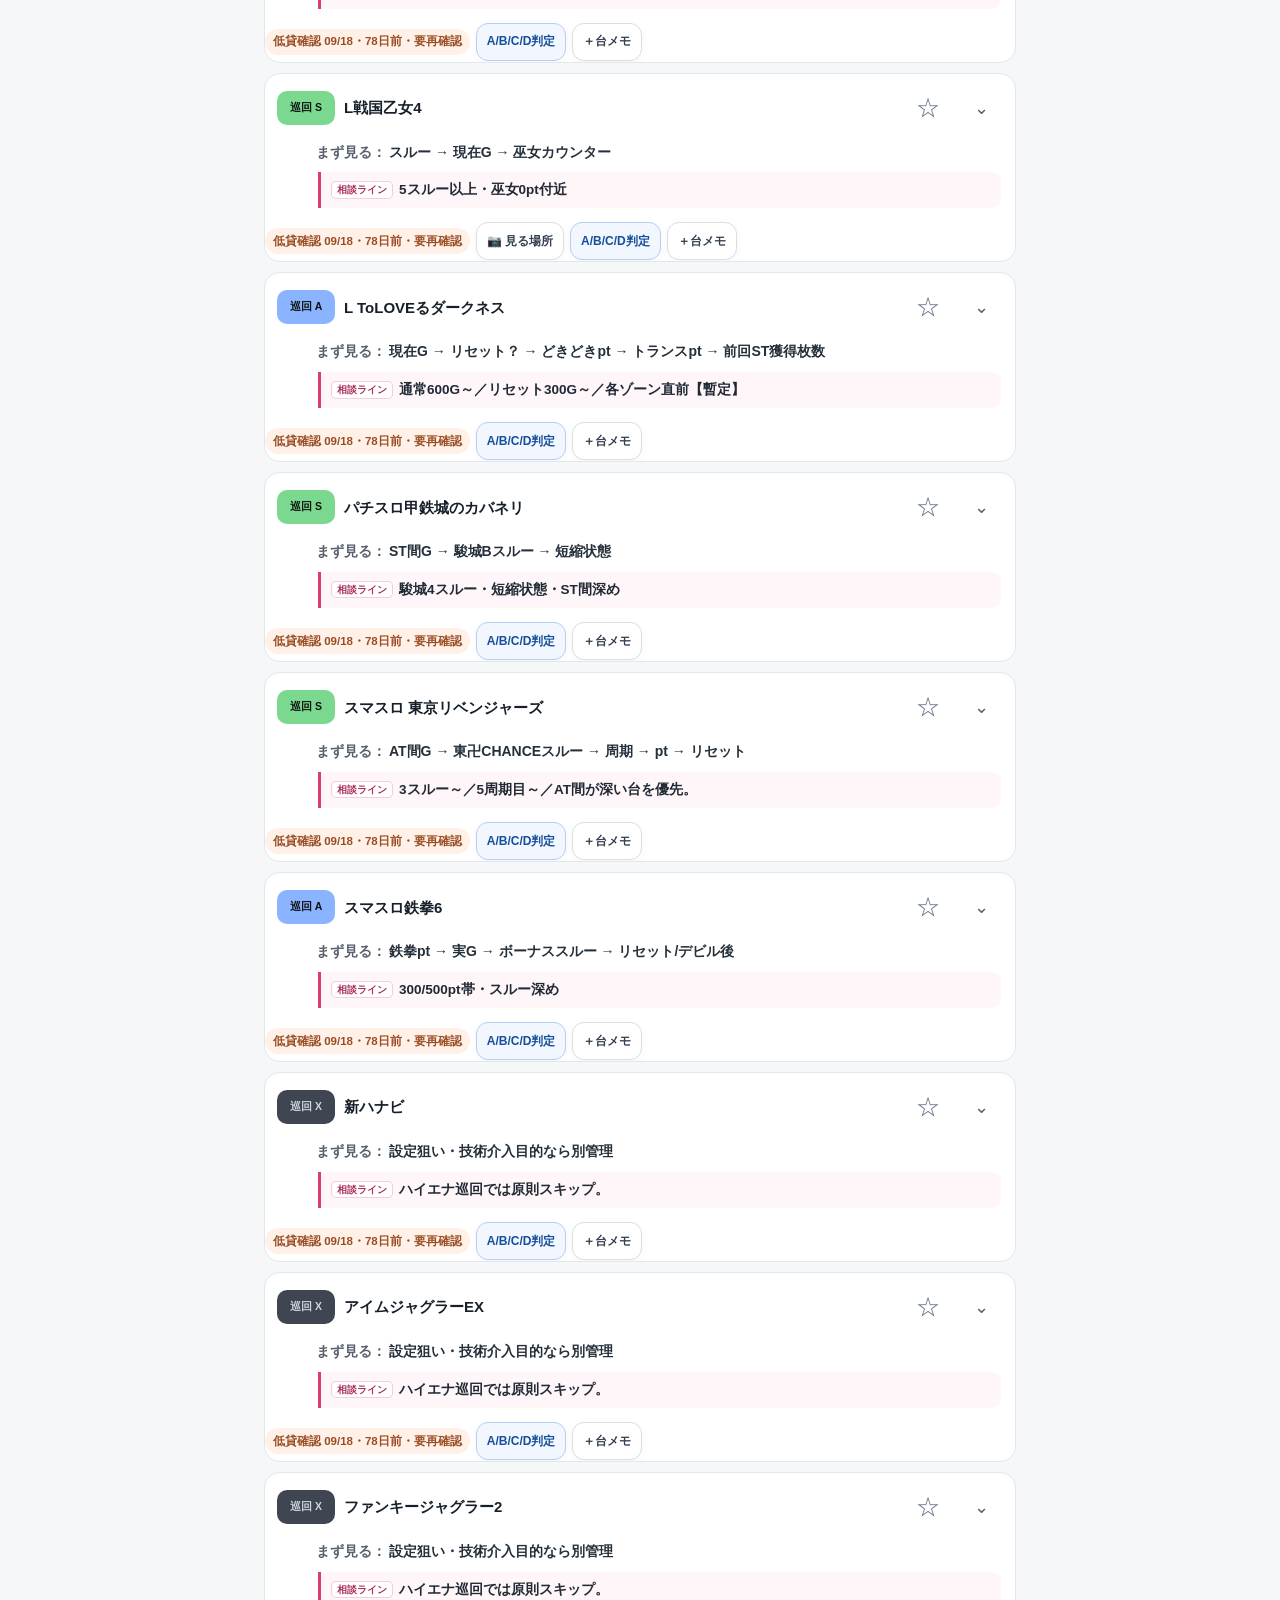
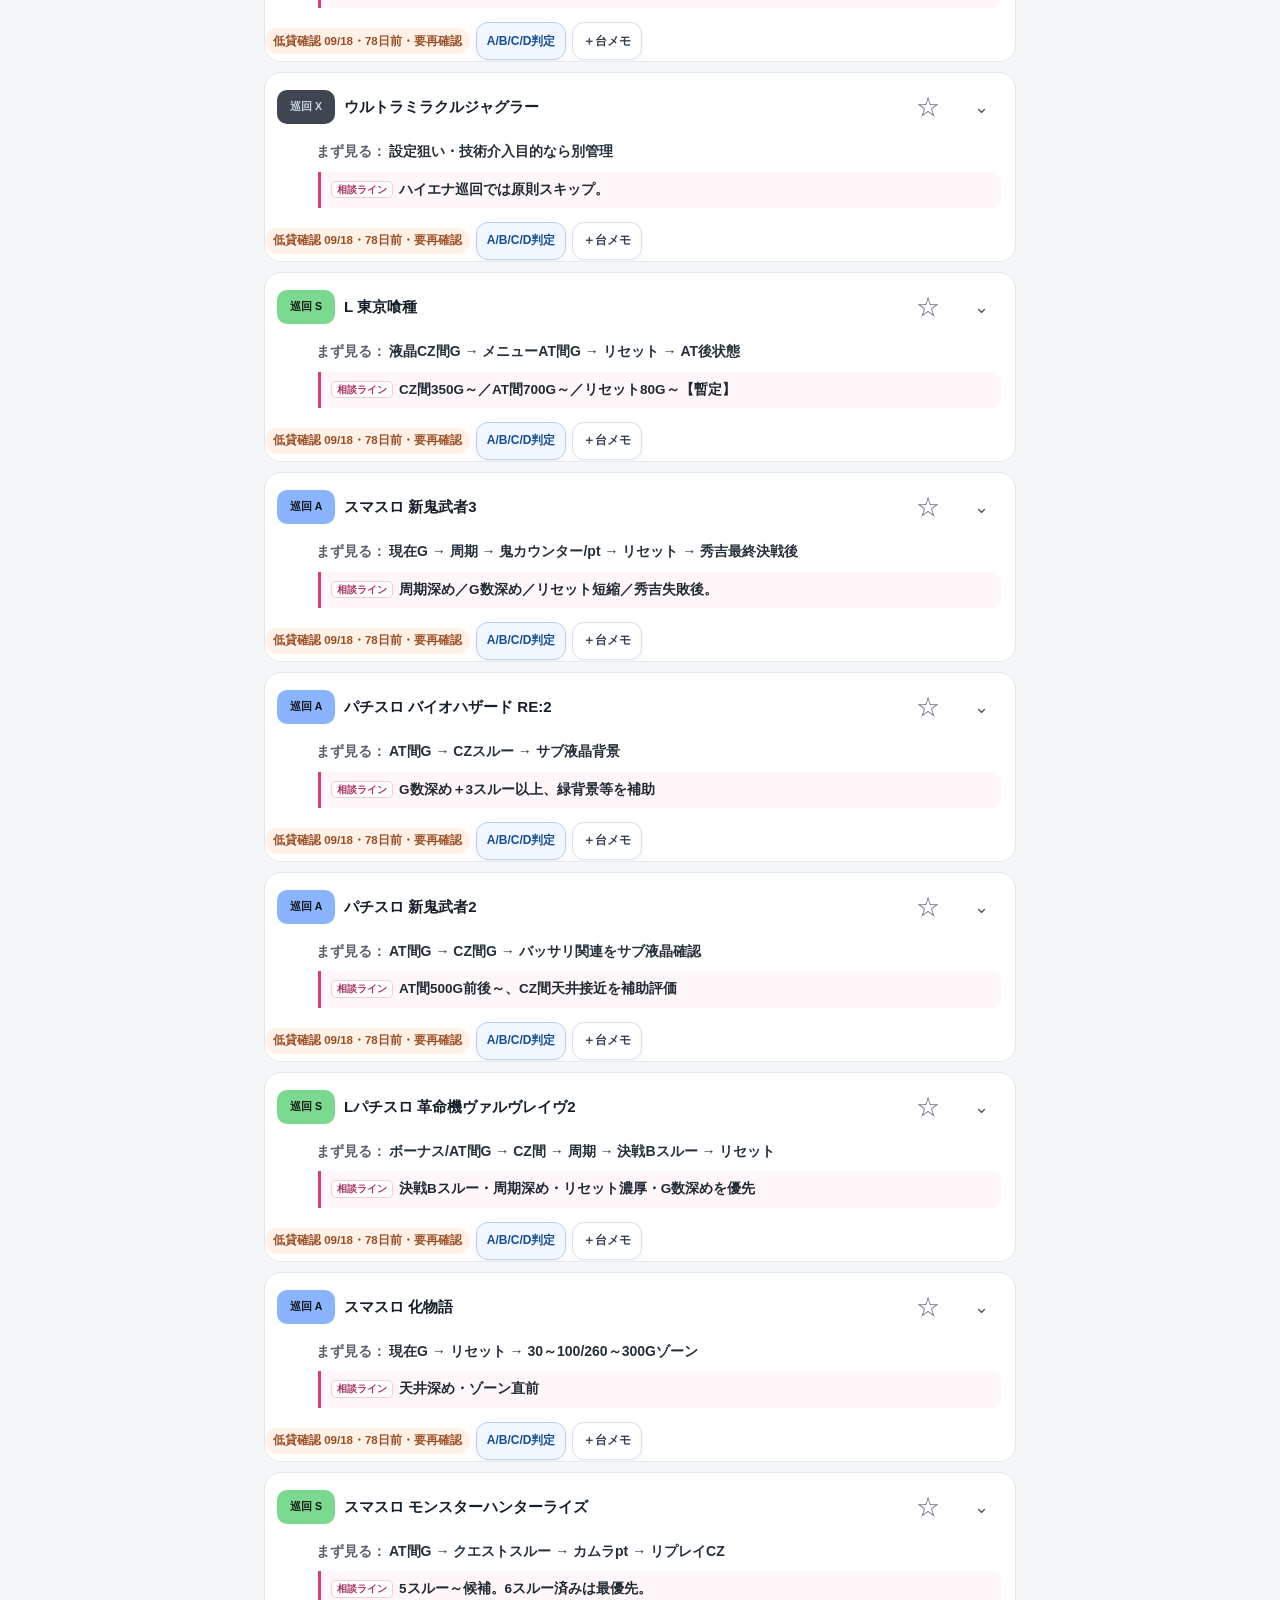
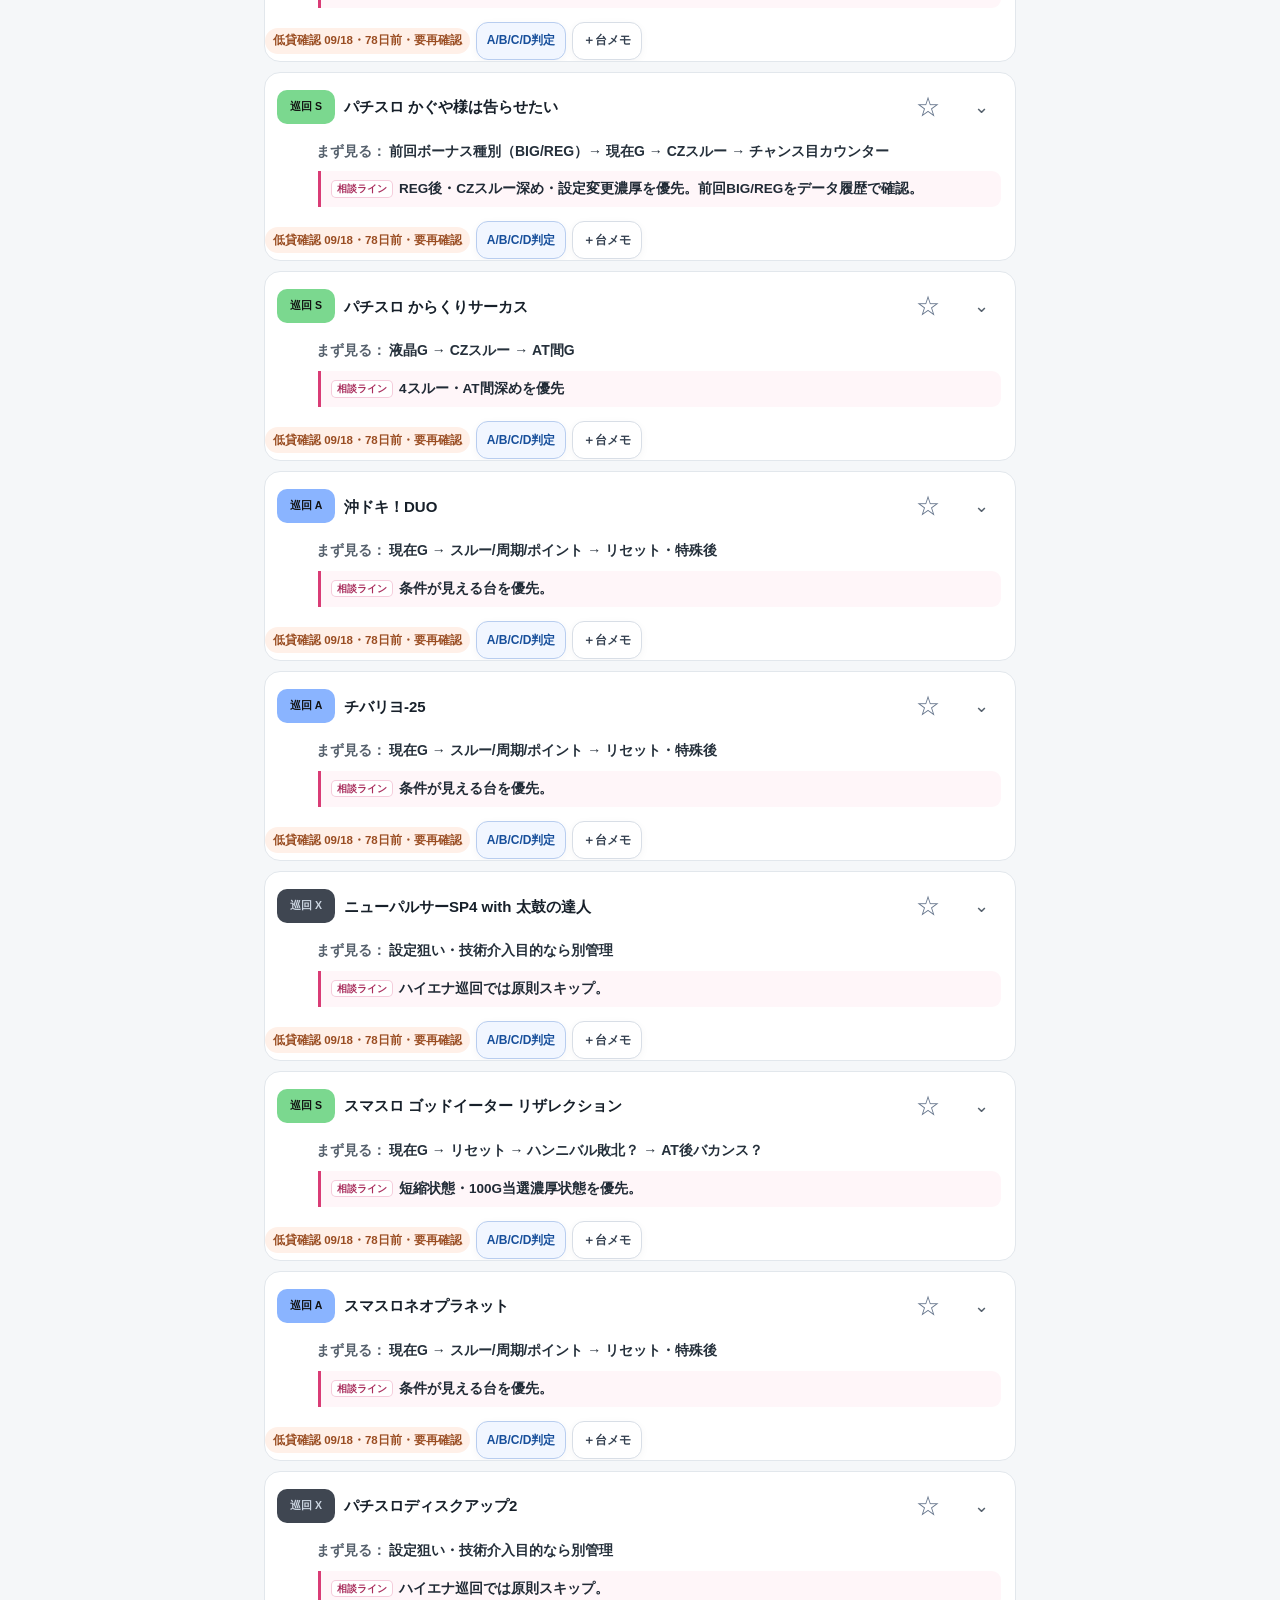
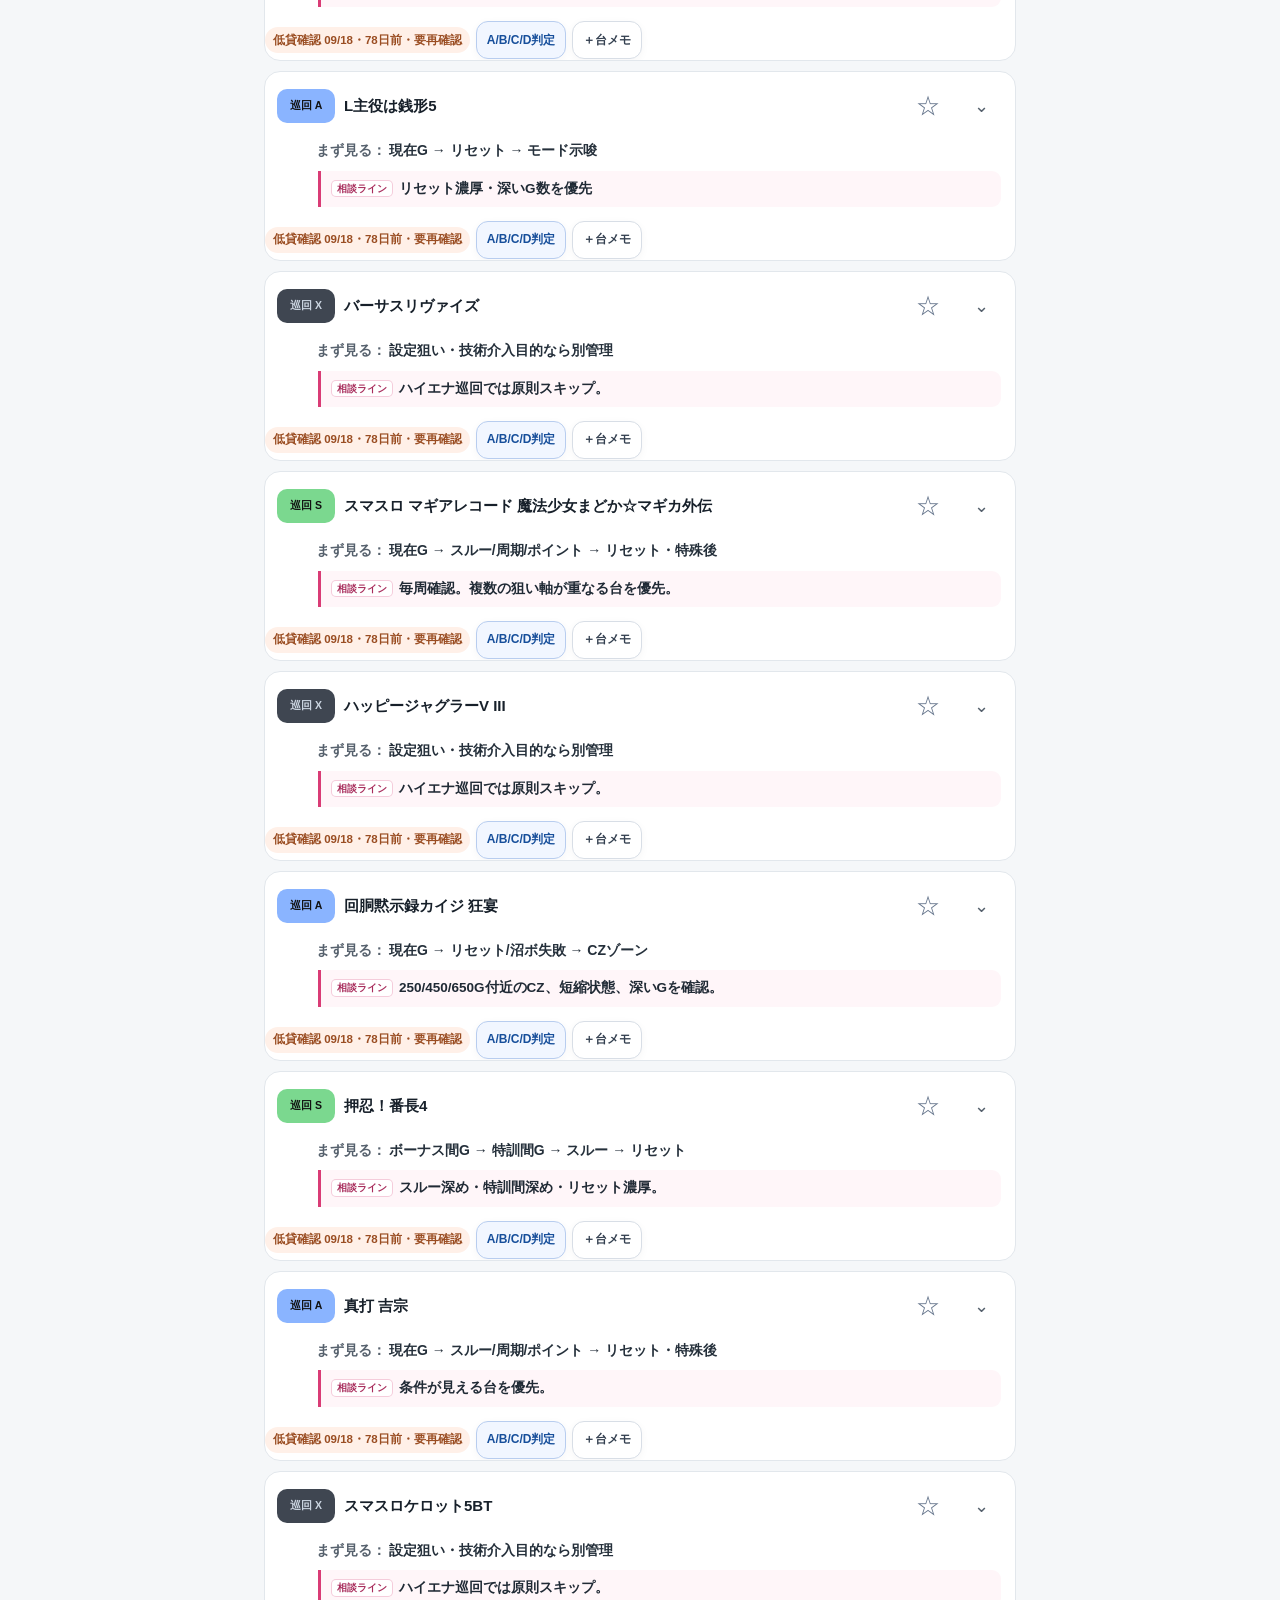
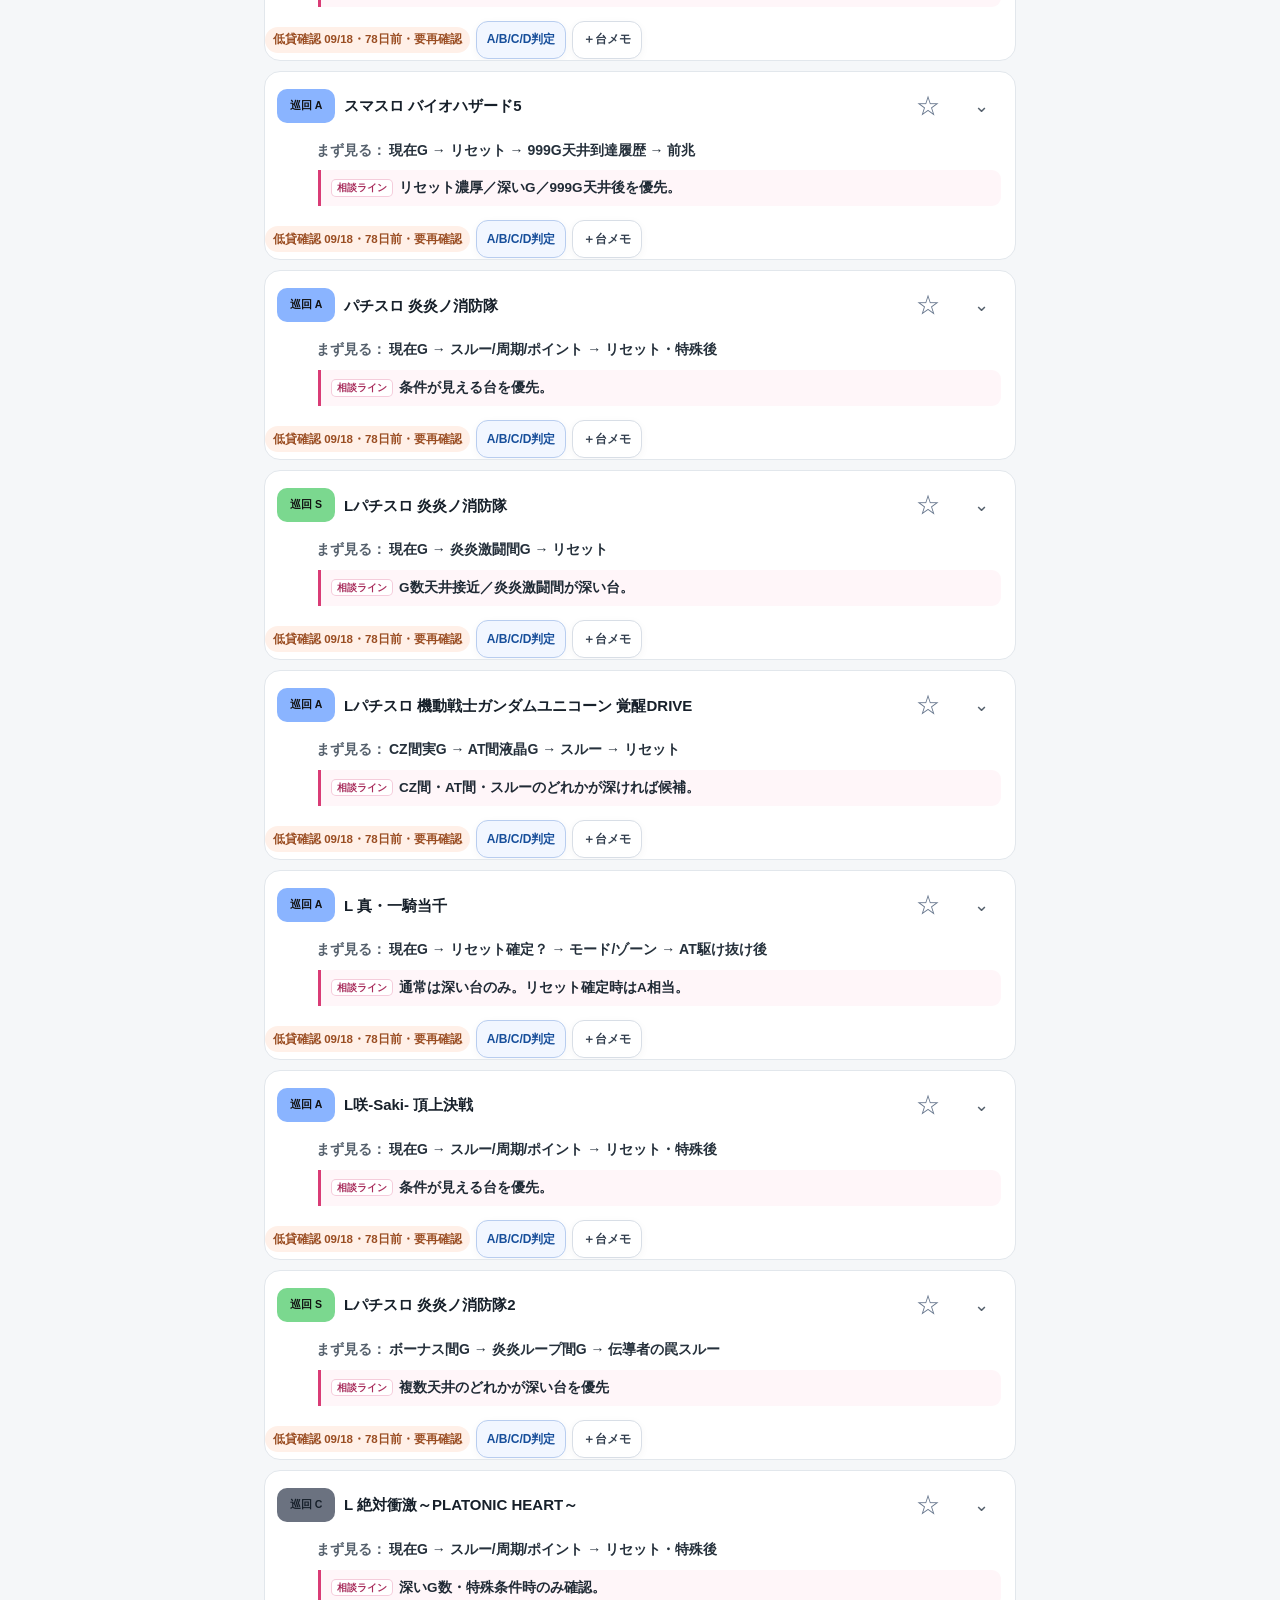
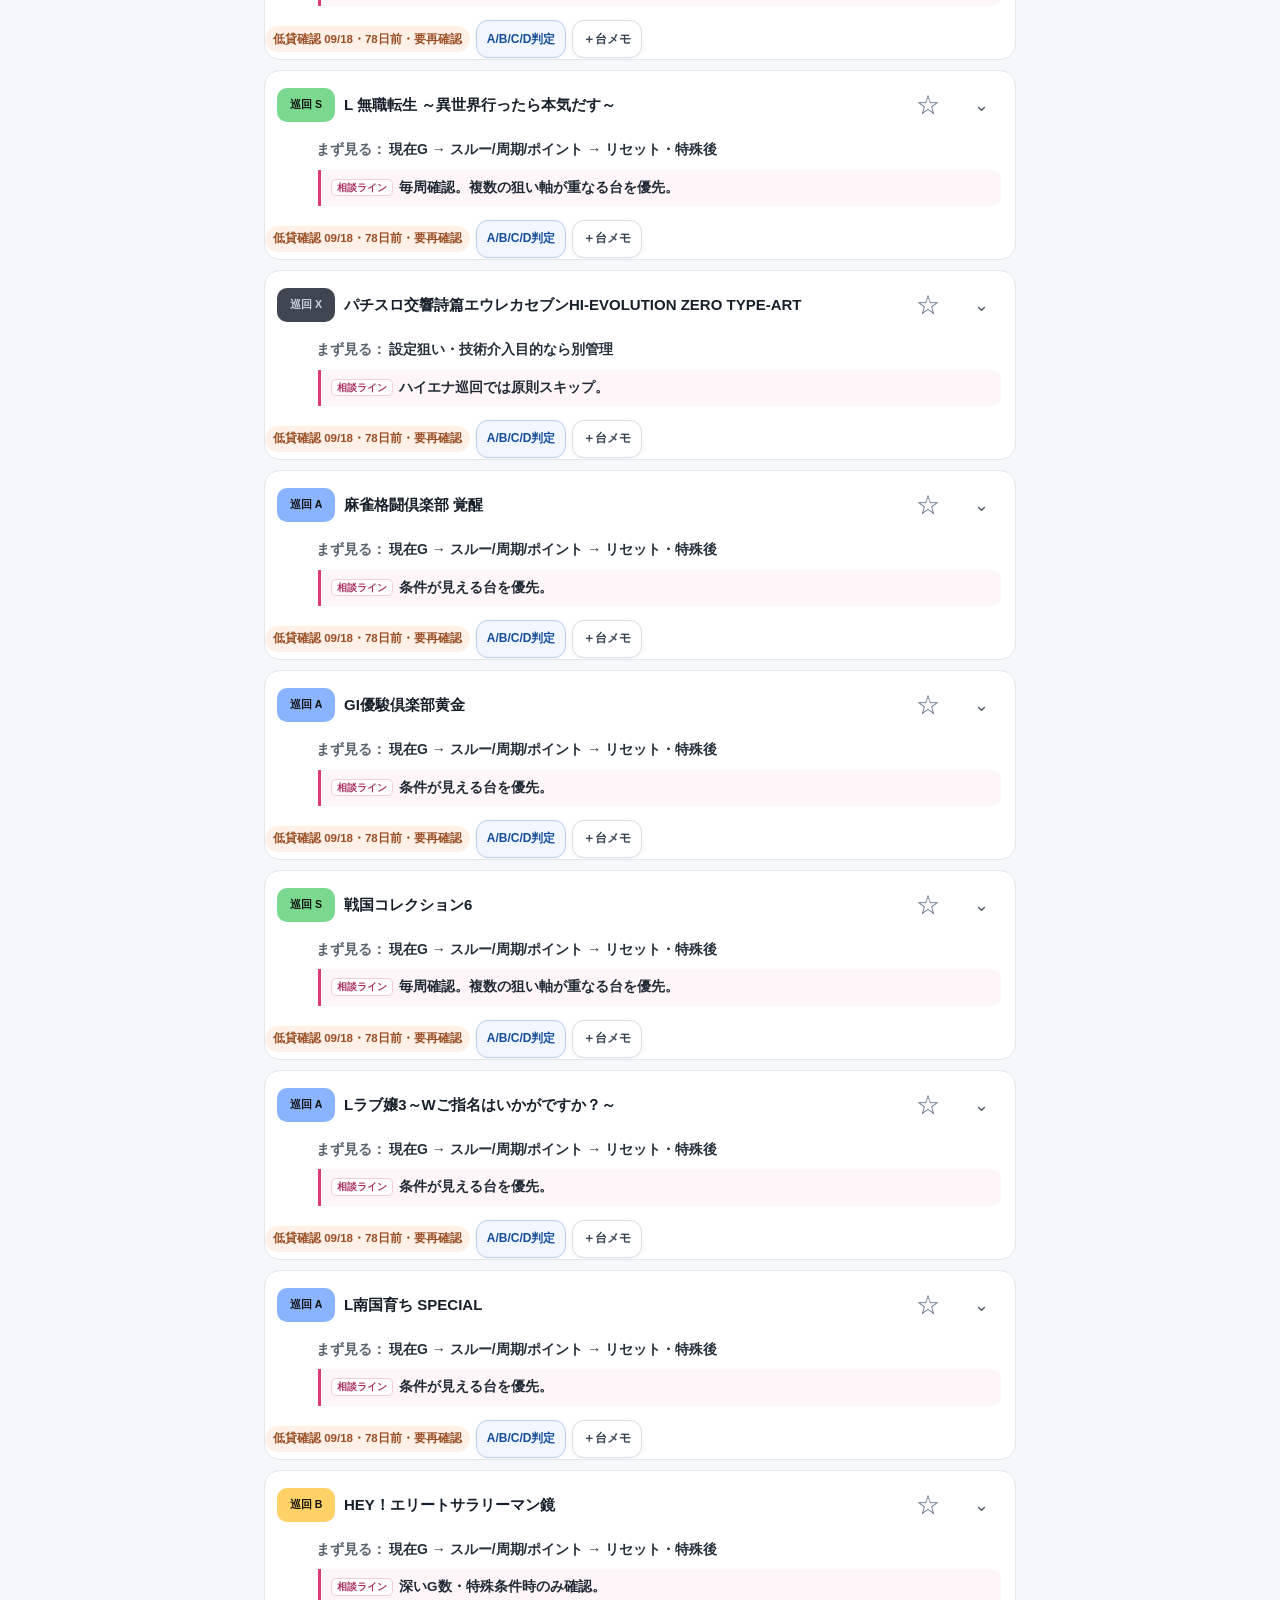
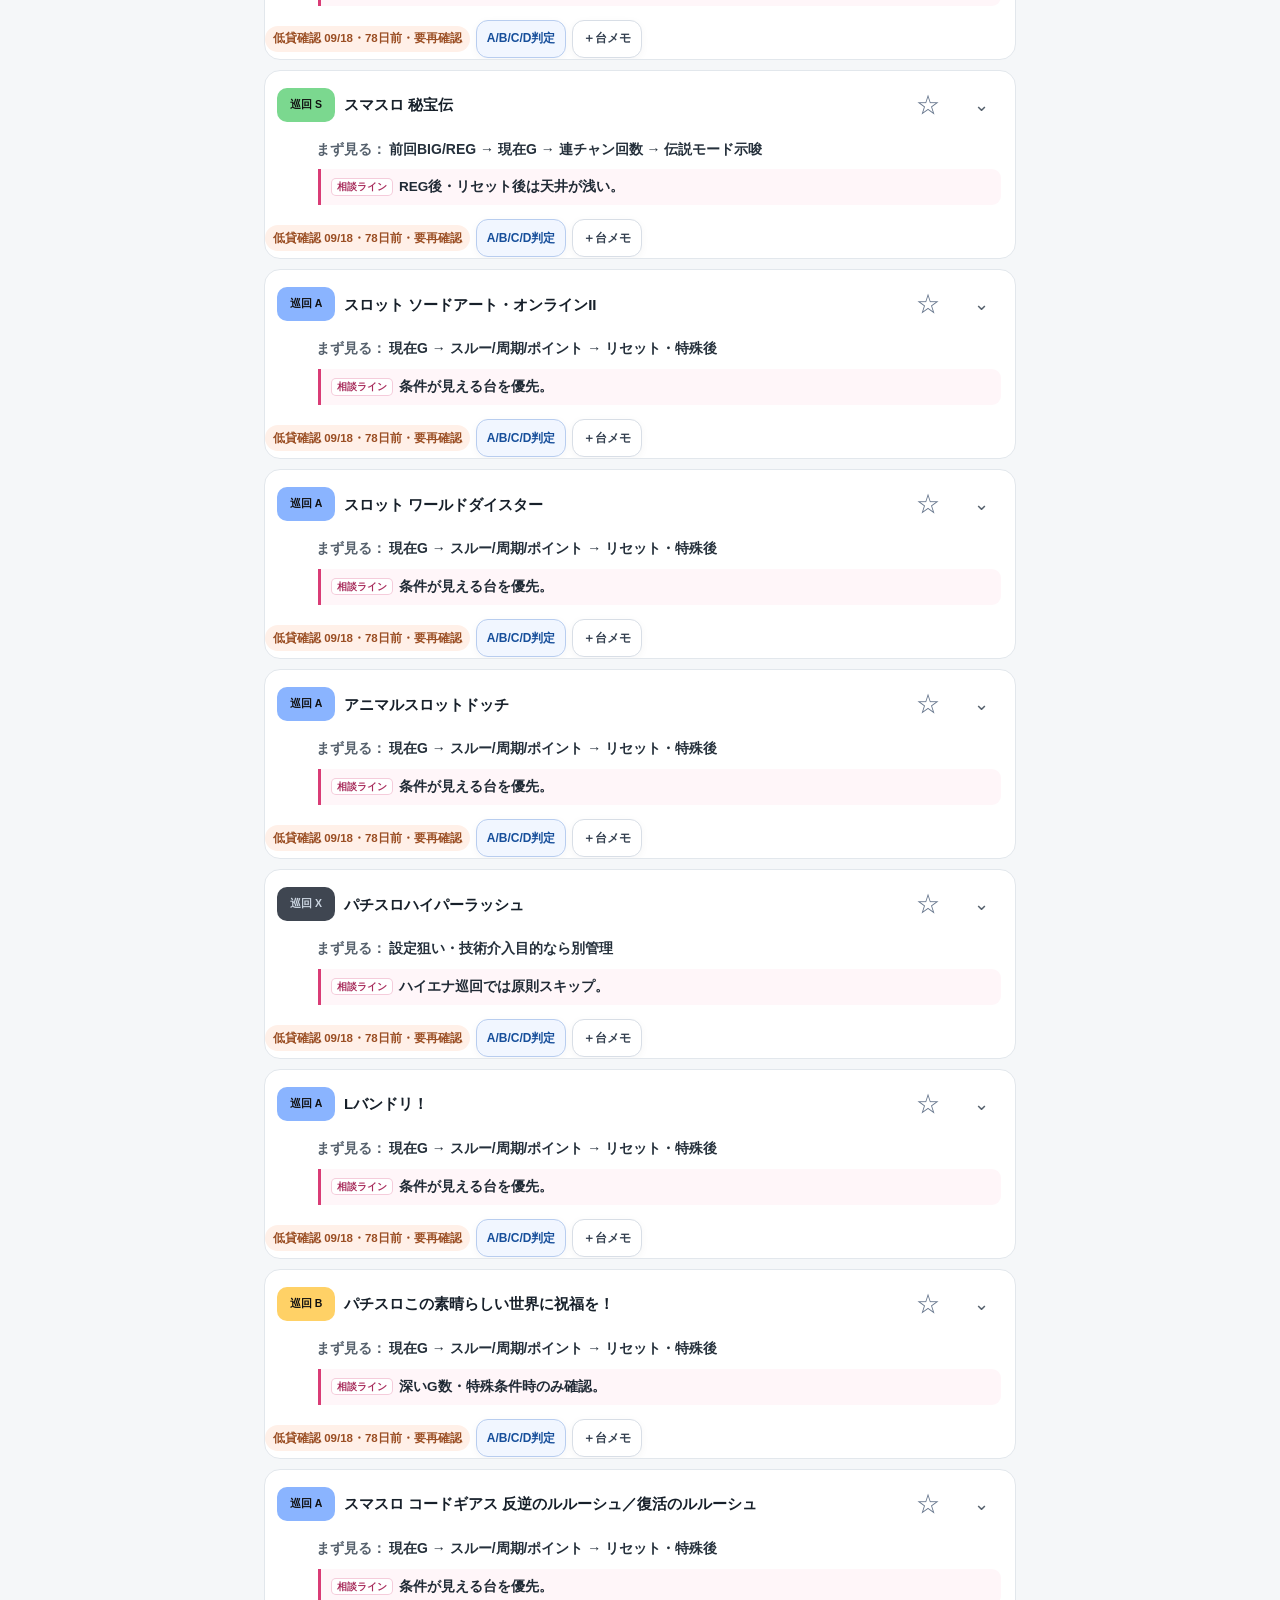
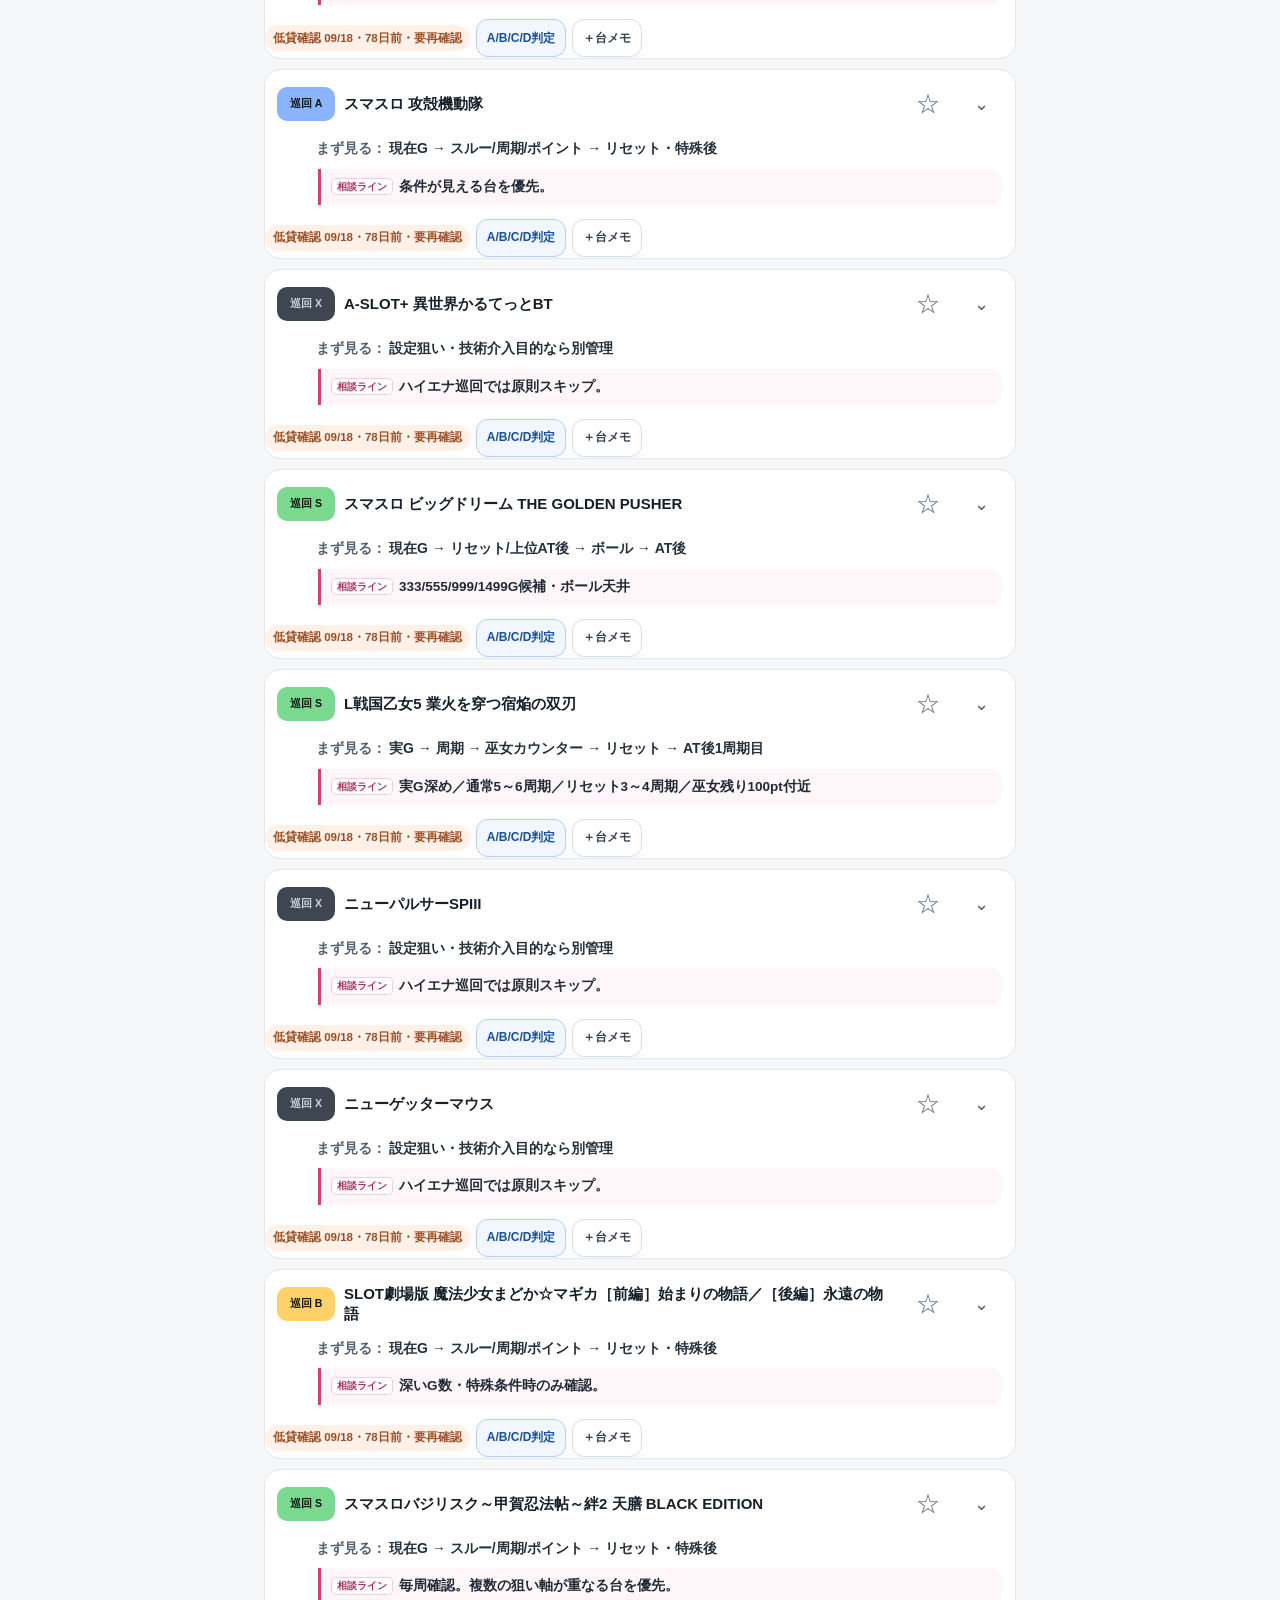
<file: dynam_kitami_integrated_factchecked.html>
<!doctype html><html lang="ja"><head><meta charset="utf-8"><meta name="viewport" content="width=device-width,initial-scale=1,viewport-fit=cover"><meta name="theme-color" content="#f4f6f9"><title>ダイナム北見店｜HALL SCAN</title><style>
:root{--bg:#0b0f14;--panel:#121821;--panel2:#171f2b;--line:#263244;--text:#eef3f8;--muted:#9aa7b6;--accent:#8ab4ff}
*{box-sizing:border-box}html{scroll-behavior:smooth}body{margin:0;background:var(--bg);color:var(--text);font-family:-apple-system,BlinkMacSystemFont,"Hiragino Sans","Yu Gothic",sans-serif;padding-bottom:94px}
header{position:sticky;top:0;z-index:20;background:rgba(11,15,20,.96);backdrop-filter:blur(14px);border-bottom:1px solid var(--line);padding:12px}h1{font-size:18px;margin:0 0 4px}.sub{font-size:12px;color:var(--muted)}main{padding:12px}button{font:inherit}
.mode{display:grid;grid-template-columns:1fr 1fr;gap:7px;margin-top:10px}.mode button{padding:10px;border:1px solid var(--line);border-radius:12px;background:var(--panel);color:var(--text);font-weight:700}.mode button.active{border-color:var(--accent);background:#162338}
.search{width:100%;padding:12px;margin-top:9px;border:1px solid var(--line);border-radius:12px;background:var(--panel);color:var(--text);font-size:16px}
.filters,.ratefilters{display:flex;gap:7px;overflow:auto;padding-top:8px}.filter,.ratefilter{border:1px solid var(--line);background:var(--panel);color:var(--text);border-radius:999px;padding:8px 12px;white-space:nowrap}.filter.active,.ratefilter.active{border-color:var(--accent);background:#162338}
.notice,.audit{background:#101722;border:1px solid var(--line);border-radius:14px;padding:12px;margin-bottom:12px;font-size:13px;line-height:1.55}.warn{color:#ffd166}.ok{color:#7bd88f}
.stats{display:grid;grid-template-columns:repeat(5,1fr);gap:6px;margin-bottom:12px}.stat{background:var(--panel);border:1px solid var(--line);border-radius:10px;padding:8px;text-align:center}.stat b{display:block;font-size:17px}.stat span{font-size:10px;color:var(--muted)}
.card{background:var(--panel);border:1px solid var(--line);border-radius:16px;margin-bottom:10px;overflow:hidden}.head{display:flex;align-items:center;gap:9px;padding:12px}.rank{min-width:34px;height:34px;border-radius:10px;display:grid;place-items:center;font-weight:800}.rank.S{color:#111;background:#7bd88f}.rank.A{color:#111;background:#8ab4ff}.rank.B{color:#111;background:#ffd166}.rank.C{background:#6b7280}.rank.X{background:#3f4651;color:#cbd5e1}.name{flex:1;font-weight:750;font-size:15px;line-height:1.3}.ratebadge{font-size:10px;color:#cbdcff;border:1px solid #344766;border-radius:999px;padding:3px 6px;white-space:nowrap}.star{border:0;background:transparent;color:#64748b;font-size:24px}.star.on{color:#ffd166}.toggle{border:0;background:transparent;color:var(--muted);font-size:18px}.quick{padding:0 12px 12px;font-size:13px;line-height:1.5}.details{display:none;border-top:1px solid var(--line);padding:11px 12px 13px;background:var(--panel2)}.card.open .details{display:block}.row{display:grid;grid-template-columns:74px 1fr;gap:9px;padding:6px 0;border-bottom:1px dashed #293446;font-size:13px;line-height:1.55}.row:last-child{border:0}.label{color:var(--muted);font-weight:700}.source{display:inline-block;margin-top:10px;color:var(--accent);text-decoration:none;font-size:13px}
h2{font-size:15px;margin:18px 2px 9px}.auditrow{display:grid;grid-template-columns:62px 1fr auto;gap:8px;padding:7px 0;border-bottom:1px solid #202a38}.auditrow:last-child{border:0}.yes{color:#7bd88f;font-weight:700}.no{color:#778596}.arate{font-size:11px;color:#9fb4d5}
.bottom{position:fixed;left:0;right:0;bottom:0;z-index:30;background:rgba(15,20,27,.96);backdrop-filter:blur(14px);border-top:1px solid var(--line);padding:7px 8px calc(7px + env(safe-area-inset-bottom));display:grid;grid-template-columns:repeat(4,1fr)}.bottom button{border:0;background:transparent;color:var(--muted);font-size:11px;padding:7px 2px}.bottom b{display:block;color:var(--text);font-size:16px}
@media(min-width:760px){header,main{max-width:760px;margin:auto}}

/* iPhone/mobile shell: no iframe, true viewport width */
html,body{width:100%;max-width:100%;overflow-x:hidden}
body{min-height:100dvh;padding-bottom:max(104px,calc(86px + env(safe-area-inset-bottom)))!important}
header{width:100%!important;max-width:none!important;margin:0!important;padding-top:calc(10px + env(safe-area-inset-top))!important;padding-left:max(10px,env(safe-area-inset-left))!important;padding-right:max(10px,env(safe-area-inset-right))!important}
main{width:100%!important;max-width:780px!important;margin-left:auto!important;margin-right:auto!important;padding-left:max(12px,env(safe-area-inset-left))!important;padding-right:max(12px,env(safe-area-inset-right))!important}
.globalnav{display:flex;align-items:center;gap:6px;margin-bottom:8px;overflow:auto;scrollbar-width:none}.globalnav::-webkit-scrollbar,.storetabs::-webkit-scrollbar{display:none}.globalnav a{flex:0 0 auto;text-decoration:none;color:var(--text,var(--t,#eef3f8));border:1px solid var(--line,var(--l,#263244));background:var(--panel,var(--p,#121821));border-radius:999px;padding:6px 9px;font-size:11px;font-weight:750;line-height:1.2}.globalnav .spacer{flex:1}
.storetabs{display:flex;gap:6px;overflow-x:auto;margin-top:9px;padding-bottom:2px;scrollbar-width:none}.storetab{flex:0 0 auto;text-decoration:none;color:var(--text,var(--t,#eef3f8));border:1px solid var(--line,var(--l,#263244));background:var(--panel,var(--p,#121821));border-radius:999px;padding:7px 9px;font-size:11px;white-space:nowrap;line-height:1.2}.storetab.active{border-color:var(--accent,var(--a,#8ab4ff));background:#162338}
.bottom,nav.bottom{padding-bottom:calc(8px + max(env(safe-area-inset-bottom),18px))!important;padding-left:max(6px,env(safe-area-inset-left))!important;padding-right:max(6px,env(safe-area-inset-right))!important}
img,video,canvas,svg{max-width:100%;height:auto}.name,.quick,.row>*,.notice,.sub,.detail,.details,.card{overflow-wrap:anywhere;word-break:normal;min-width:0}input,button,select,textarea{max-width:100%}
@media(max-width:430px){h1{font-size:17px!important}.sub{font-size:11px!important}.storetab{font-size:10.5px;padding:7px 8px}}

</style><meta name="apple-mobile-web-app-capable" content="yes"><meta name="apple-mobile-web-app-status-bar-style" content="default"><meta name="color-scheme" content="light">
<link rel="stylesheet" href="./app-v2.css">
<link rel="manifest" href="./manifest.webmanifest"><link rel="apple-touch-icon" href="./apple-touch-icon.png"><link rel="stylesheet" href="./app-v3.css"><link rel="stylesheet" href="./hallscan-v315.css"><script src="./fullrate-data-v314.js"></script>
<script src="./machine-strategy-v315.js"></script></head><body class="v2-store"><div class="v32-storeHero"><img src="./dynam-kitami.webp" alt="" fetchpriority="high" onerror="this.closest('.v32-storeHero').hidden=true"><div class="v32-storeHeroShade"></div></div><nav class="v2-appbar"><a class="v2-back" href="./stores.html#kitami">‹ 北見</a><select class="v2-store-select" aria-label="北見の店舗を切替" onchange="if(this.value)location.href=this.value"><option value="./kitami_himawari_integrated_factchecked.html">1. 北見ひまわり</option><option value="./daigoro_z_integrated_factchecked.html">2. DAIGORO Z</option><option value="./maruhan_kitami_integrated_factchecked.html">3. マルハン北見</option><option value="./maruhan_tanno_integrated_factchecked.html">4. マルハン端野</option><option value="./dynam_kitami_integrated_factchecked.html" selected>5. ダイナム北見</option><option value="./daigoro_x_integrated_factchecked.html">6. DAIGORO X</option><option value="./royal_kitami_integrated_factchecked.html">7. ロイヤル北見</option><option value="./aurora_kitami_integrated_factchecked.html">8. オーロラ北見</option><option value="./towa_kitami_integrated_factchecked.html">9. 東和 北見</option><option value="./daiman_integrated_factchecked.html">10. ダイマン留辺蘂</option></select><a class="v2-tool" href="./visual-guide.html" aria-label="画像ガイド"><svg viewBox="0 0 24 24" aria-hidden="true"><rect x="3.5" y="4" width="17" height="16" rx="2.5" fill="none" stroke="currentColor" stroke-width="1.6"/><circle cx="9" cy="9" r="1.5" fill="currentColor"/><path d="m5.5 17 4.2-4 3.1 2.8 2.5-2.3 3.2 3.5" fill="none" stroke="currentColor" stroke-width="1.6" stroke-linejoin="round"/></svg></a></nav>
<header><h1>ダイナム北見</h1><div class="sub">2026-09-18｜独立ファクトチェック済み｜11.24円スロ97機種・低貸パチ181カード監査／遊タイム44カード</div><div class="mode"><button id="slotBtn" class="active" onclick="setMode('slot')">約11.24円スロ</button><button id="pachiBtn" onclick="setMode('pachi')">低貸パチ</button></div><input id="search" class="search" type="search" placeholder="機種名・条件を検索"><div class="filters"><button class="filter active" data-rank="ALL">全部</button><button class="filter" data-rank="S">S</button><button class="filter" data-rank="A">A</button><button class="filter" data-rank="B">B</button><button class="filter" data-rank="C">C</button><button class="filter" data-rank="X">対象外</button><button class="filter" data-rank="FAV">★</button></div><div id="ratefilters" class="ratefilters" style="display:none"><button class="ratefilter active" data-rate="ALL">全レート</button><button class="ratefilter" data-rate="約2.25円">2.25円</button><button class="ratefilter" data-rate="約1.12円">1.12円</button><button class="ratefilter" data-rate="約0.56円">0.56円</button></div></header>
<main><div id="notice" class="notice"></div><details class="v311-help"><summary>初めて打つ台の見方・用語</summary><div class="v311-helpbody"><p><b>読み順：</b>「まず見る」→「座る目安」→必要なら詳細。矢印（→）は左から確認します。</p><div class="v311-glossary"><span><b>G</b> ゲーム数</span><span><b>液晶G</b> 台の画面に出るG数</span><span><b>実G</b> 実際に消化したG数</span><span><b>AT</b> 出玉を増やすメイン区間</span><span><b>CZ</b> AT・ボーナス等へのチャンス区間</span><span><b>AT間/CZ間</b> 前回のAT/CZからの経過</span><span><b>スルー</b> 次の当たり等につながらず終わった回数</span><span><b>pt</b> ポイント</span><span><b>BIG/REG</b> ボーナスの種類</span><span><b>BC/BT</b> バジリスク系のボーナス/AT名称</span><span><b>リセット</b> 設定変更などで内部状態が初期化された状態</span><span><b>ST</b> 大当り確率が高い区間</span><span><b>時短</b> 電サポ付きの通常確率区間（機種ごとの例外あり）</span><span><b>RAMクリア</b> 内部カウントが初期化された状態</span><span><b>宵越し</b> 前日から内部カウントが引き継がれた状態</span><span><b>示唆</b> 内部状態のヒント。確定とは限らない</span></div><p class="v311-caution"><b>迷ったら見送る：</b>ST/時短やリセット状態など、カードに必要な条件を判別できない台は残りGを推測して打たない。</p></div></details><div id="stats" class="stats"></div><section id="cards"></section><div id="auditwrap" style="display:none"><h2>低貸パチ 全181カード監査一覧</h2><div class="notice">同一機種が複数レートにある場合はレート別に掲載。プロジェクト集計基準は2.25円37／1.12円110／0.56円34。同名が同一レート内で複数掲載される場合も監査判定は共通化。</div><div id="audit" class="audit"></div></div></main>
<nav class="v21-dock" aria-label="メインナビ"><a class="" href="./index.html"><svg viewBox="0 0 24 24" fill="none" stroke="currentColor"><path d="M3.5 10.5 12 3.8l8.5 6.7v8.7a1.6 1.6 0 0 1-1.6 1.6H5.1a1.6 1.6 0 0 1-1.6-1.6z"/><path d="M9.2 20.8v-6.6h5.6v6.6"/></svg><span>ホーム</span></a><a class="" href="./search.html"><svg viewBox="0 0 24 24" fill="none" stroke="currentColor"><circle cx="10.7" cy="10.7" r="6.2"/><path d="m15.3 15.3 4.7 4.7"/></svg><span>検索</span></a><a class="active" href="./stores.html"><svg viewBox="0 0 24 24" fill="none" stroke="currentColor"><path d="M4 9h16l-1.2-4.5H5.2z"/><path d="M5 9v10.5h14V9M8 19.5v-5.8h4v5.8"/><path d="M4 9c0 1.5 1.2 2.7 2.7 2.7S9.4 10.5 9.4 9c0 1.5 1.2 2.7 2.6 2.7S14.6 10.5 14.6 9c0 1.5 1.2 2.7 2.7 2.7S20 10.5 20 9"/></svg><span>店舗</span></a><a class="" href="./visual-guide.html"><svg viewBox="0 0 24 24" fill="none" stroke="currentColor"><rect x="3.5" y="4" width="17" height="16" rx="2.5"/><circle cx="9" cy="9" r="1.5"/><path d="m5.5 17 4.2-4 3.1 2.8 2.5-2.3 3.2 3.5"/></svg><span>画像</span></a></nav>
<script>
const slots=[{"name":"スマスロ リコリス・リコイル","rank":"S","check":"AT間 → CZ間 → 駆け抜け後？ → 上位CZ失敗後？","target":"AT間400G～を優先。短縮状態は浅くても確認【暫定】","ceiling":"AT間850G+α／CZ間600G+α。","short":"設定変更・AT駆け抜け後はAT600G/CZ250G、上位CZ失敗後はAT250G。","stop":"短縮・引き戻し条件を確認してヤメ。","note":"上位AT後は100G以内の復帰にも注意。","source":"https://nana-press.com/kaiseki/machine/1166/"},{"name":"L青春ブタ野郎はバニーガール先輩の夢を見ない","rank":"S","check":"現在G → スルー/周期/ポイント → リセット・特殊後","target":"毎周確認。複数の狙い軸が重なる台を優先。","ceiling":"思春期pt最大1000pt、CZ間560G+α、ボーナス間899G+α。CZ6スルー後→7回目CZは青春ボーナス濃厚。","short":"設定変更・ST駆け抜け後はボーナス間699G+α。","stop":"前兆・引き戻し・終了画面/示唆を確認してヤメ。","note":"ptは基本引き継ぎ。新台で解析更新中。","source":"https://slobase.jp/machines/aobuta"},{"name":"ネオアイムジャグラーEX","rank":"X","check":"設定狙い・技術介入目的なら別管理","target":"ハイエナ巡回では原則スキップ。","ceiling":"ハイエナ用の明確なG数天井なし／本ガイド対象外。","short":"リセット狙いは本ガイドでは扱わない。","stop":"―","note":"ノーマル・BT・技術介入系など。設定狙いとは評価軸が別。","source":"https://www.p-world.co.jp/hokkaido/dynam-kitami.htm"},{"name":"スマスロ北斗の拳","rank":"A","check":"サブ液晶G → リセット → 天国/前兆","target":"明らかに深い台かリセット濃厚時のみ。","ceiling":"通常1268G+α→BB。","short":"設定変更時800G+α。","stop":"1G連・本前兆・天国示唆確認。","note":"AT後は1G連・本前兆・天国示唆を確認。","source":"https://nana-press.com/kaiseki/machine/514/13775/"},{"name":"押忍！番長ZERO","rank":"A","check":"現在G → ZEROモード → 押忍pt","target":"リセット濃厚・ゾーン直前のみ","ceiling":"通常時600G+α→BB以上。","short":"設定変更・BB/AT後はZEROモード、最大390pt。","stop":"モード/ポイント示唆確認","note":"押忍ptも確認。","source":"https://nana-press.com/kaiseki/machine/167/7649/"},{"name":"ゴーゴージャグラー3","rank":"X","check":"設定狙い・技術介入目的なら別管理","target":"ハイエナ巡回では原則スキップ。","ceiling":"ハイエナ用の明確なG数天井なし／本ガイド対象外。","short":"リセット狙いは本ガイドでは扱わない。","stop":"―","note":"ノーマル・BT・技術介入系など。設定狙いとは評価軸が別。","source":"https://www.p-world.co.jp/hokkaido/dynam-kitami.htm"},{"name":"スマスロ 北斗の拳 転生の章2","rank":"S","check":"あべし数 → リセット → 天撃失敗 → モード/ゾーン","target":"193～256あべし、天撃失敗後、モード示唆ありを優先","ceiling":"最大1536あべし。","short":"設定変更時は最大1280あべし。","stop":"天撃失敗後は天国濃厚のためATまで。通常AT後は状態確認してヤメ。","note":"データGではなく「あべし」を確認。天撃失敗後は128あべし以内濃厚。","source":"https://nana-press.com/kaiseki/machine/1059/"},{"name":"スマスロモンキーターンV","rank":"S","check":"現在G → リセット/青島VS波多野後 → 周期 → 激走pt","target":"通常450G～、短縮250G～、550pt付近【暫定】","ceiling":"AT間795G+α or 最大6周期。","short":"設定変更・青島VS波多野敗北後は495G+α／最大4周期。","stop":"優出前兆・ヘルメット示唆確認","note":"激走チャージ間131G後のレア役も確認。","source":"https://nana-press.com/kaiseki/machine/644/18016/"},{"name":"沖ドキ！GOLD","rank":"A","check":"現在G → スルー/周期/ポイント → リセット・特殊後","target":"条件が見える台を優先。","ceiling":"通常A/B最大999G。引き戻し/チャンス200G。","short":"設定変更時は通常A/Bでも25%で399G短縮。","stop":"前兆・引き戻し・終了画面/示唆を確認してヤメ。","note":"ボーナス後32Gまで確認。","source":"https://www.p-world.co.jp/hokkaido/dynam-kitami.htm"},{"name":"スマスロ 甲鉄城のカバネリ 海門（うなと）決戦","rank":"S","check":"ST間G → 短縮状態？ → 周期 → 駿城B失敗履歴 → CZアイコン","target":"通常550G～【暫定】。短縮状態は最優先。","ceiling":"996G／最大6周期→EPボーナス。","short":"設定変更・ST駆け抜け・景之ST後は596G／最大4周期。","stop":"通常ST後はCZアイコン・周期を確認。短縮状態なら次回STまで続行候補。","note":"駿城ボーナス失敗では周期・ST間Gを引き継ぐ。","source":"https://nana-press.com/kaiseki/machine/1097/"},{"name":"スマスロ ハナビ","rank":"X","check":"設定狙い・技術介入目的なら別管理","target":"ハイエナ巡回では原則スキップ。","ceiling":"ハイエナ用の明確なG数天井なし／本ガイド対象外。","short":"リセット狙いは本ガイドでは扱わない。","stop":"―","note":"ノーマル・BT・技術介入系など。設定狙いとは評価軸が別。","source":"https://www.p-world.co.jp/hokkaido/dynam-kitami.htm"},{"name":"スマスロスーパーブラックジャック","rank":"S","check":"サブ液晶G → REG回数 → 背景色 → スイカ天井","target":"REG回数・赤背景・サブ液晶G深め","ceiling":"999G+α→BIG、BIG間REG最大4回→次回BIG、斜めスイカ規定回数の3系統。","short":"設定変更・初当りBIG後RCスルーは666G+α。","stop":"RC・スイカ示唆確認","note":"REGではG数を引き継ぐ。","source":"https://nana-press.com/kaiseki/machine/876/27137/"},{"name":"L戦国乙女4","rank":"S","check":"スルー → 現在G → 巫女カウンター","target":"5スルー以上・巫女0pt付近","ceiling":"最大799G+α。6連続AT非当選→7回目ボーナスでEP＝AT。","short":"設定変更でスルー天井・巫女pt再セット。","stop":"AT後約30G確認","note":"天国・強カワループ示唆時は即ヤメしない。","source":"https://nana-press.com/kaiseki/machine/597/22706/"},{"name":"L ToLOVEるダークネス","rank":"A","check":"現在G → リセット？ → どきどきpt → トランスpt → 前回ST獲得枚数","target":"通常600G～／リセット300G～／各ゾーン直前【暫定】","ceiling":"999G+α→ST。","short":"設定変更時650G+α＋内部Gランダム加算。","stop":"ST後は必ず30G高確を確認。前回大量獲得時のみ200G引き戻しを追加評価。","note":"CZポイント・穢れ・200G以内引き戻しも材料。","source":"https://nana-press.com/kaiseki/machine/752/24060/"},{"name":"パチスロ甲鉄城のカバネリ","rank":"S","check":"ST間G → 駿城Bスルー → 短縮状態","target":"駿城4スルー・短縮状態・ST間深め","ceiling":"1000G+α→EP/ST。駿城4スルー後→5回目でEP。","short":"設定変更・ST駆け抜け・美馬ST後は650G+α。","stop":"ST終了後、短縮条件なら次回STまで検討","note":"駿城ボーナスではG数天井をリセットしない。サブ液晶Gを見る。","source":"https://nana-press.com/post/1570364"},{"name":"スマスロ 東京リベンジャーズ","rank":"S","check":"AT間G → 東卍CHANCEスルー → 周期 → pt → リセット","target":"3スルー～／5周期目～／AT間が深い台を優先。","ceiling":"AT間1190G+α、東卍チャンス4スルー後→5回目AT、最大6周期。","short":"設定変更時900G+α。","stop":"AT・東卍CHANCE後はノイズ/前兆、周期・pt・モード示唆を確認。","note":"東卍チャンスではAT間G数をリセットしない。","source":"https://nana-press.com/kaiseki/machine/1014/31676/"},{"name":"スマスロ鉄拳6","rank":"A","check":"鉄拳pt → 実G → ボーナススルー → リセット/デビル後","target":"300/500pt帯・スルー深め","ceiling":"最大900pt+α。先に747実G+α到達でもボーナス。通常3スルー後→4回目ボーナスで赤7BB（AT）濃厚。","short":"設定変更時は最大500pt+α、AT天井は2スルー後→3回目に短縮。デビルロード/デビルRUSH後もAT天井短縮。","stop":"AT後99pt＋αまで候補","note":"pt・実G・スルーの3軸。AT後は99pt+αまで引き戻し確認。","source":"https://nana-press.com/kaiseki/machine/1069/33997/"},{"name":"新ハナビ","rank":"X","check":"設定狙い・技術介入目的なら別管理","target":"ハイエナ巡回では原則スキップ。","ceiling":"ハイエナ用の明確なG数天井なし／本ガイド対象外。","short":"リセット狙いは本ガイドでは扱わない。","stop":"―","note":"ノーマル・BT・技術介入系など。設定狙いとは評価軸が別。","source":"https://www.p-world.co.jp/hokkaido/dynam-kitami.htm"},{"name":"アイムジャグラーEX","rank":"X","check":"設定狙い・技術介入目的なら別管理","target":"ハイエナ巡回では原則スキップ。","ceiling":"ハイエナ用の明確なG数天井なし／本ガイド対象外。","short":"リセット狙いは本ガイドでは扱わない。","stop":"―","note":"ノーマル・BT・技術介入系など。設定狙いとは評価軸が別。","source":"https://www.p-world.co.jp/hokkaido/dynam-kitami.htm"},{"name":"ファンキージャグラー2","rank":"X","check":"設定狙い・技術介入目的なら別管理","target":"ハイエナ巡回では原則スキップ。","ceiling":"ハイエナ用の明確なG数天井なし／本ガイド対象外。","short":"リセット狙いは本ガイドでは扱わない。","stop":"―","note":"ノーマル・BT・技術介入系など。設定狙いとは評価軸が別。","source":"https://www.p-world.co.jp/hokkaido/dynam-kitami.htm"},{"name":"ウルトラミラクルジャグラー","rank":"X","check":"設定狙い・技術介入目的なら別管理","target":"ハイエナ巡回では原則スキップ。","ceiling":"ハイエナ用の明確なG数天井なし／本ガイド対象外。","short":"リセット狙いは本ガイドでは扱わない。","stop":"―","note":"ノーマル・BT・技術介入系など。設定狙いとは評価軸が別。","source":"https://www.p-world.co.jp/hokkaido/dynam-kitami.htm"},{"name":"L 東京喰種","rank":"S","check":"液晶CZ間G → メニューAT間G → リセット → AT後状態","target":"CZ間350G～／AT間700G～／リセット80G～【暫定】","ceiling":"CZ間600G+α／AT間1200実G+α。","short":"設定変更時はCZ間200G+α。","stop":"AT後は引き戻し前兆を確認。有馬貴将ジャッジメント失敗後は100G＋αまで。","note":"AT間とCZ間の2種類を分けて管理。","source":"https://nana-press.com/kaiseki/machine/889/27250/"},{"name":"スマスロ 新鬼武者3","rank":"A","check":"現在G → 周期 → 鬼カウンター/pt → リセット → 秀吉最終決戦後","target":"周期深め／G数深め／リセット短縮／秀吉失敗後。","ceiling":"1000G+α or 最大6周期。","short":"設定変更時は最大4周期。G数天井自体は短縮なし。","stop":"秀吉最終決戦失敗後は続行。上位AT後1周期は実戦上情報として扱う。","note":"決戦失敗後は1周期。","source":"https://nana-press.com/kaiseki/machine/1015/32201/"},{"name":"パチスロ バイオハザード RE:2","rank":"A","check":"AT間G → CZスルー → サブ液晶背景","target":"G数深め＋3スルー以上、緑背景等を補助","ceiling":"AT間1000G＋CZ最大7スルー後→8回目AT。","short":"リセット時はモード/内部状態に注意。","stop":"AT終了後は示唆確認後ヤメ","note":"スルー状況が外から確認できるためA。","source":"https://nana-press.com/post/1574403"},{"name":"パチスロ 新鬼武者2","rank":"A","check":"AT間G → CZ間G → バッサリ関連をサブ液晶確認","target":"AT間500G前後～、CZ間天井接近を補助評価","ceiling":"CZ間333G＋AT間1000G。","short":"設定変更時は挙動・履歴を確認。","stop":"AT後は基本状態確認後ヤメ","note":"サブ液晶でAT間G・CZ履歴を確認。","source":"https://nana-press.com/post/1570869"},{"name":"Lパチスロ 革命機ヴァルヴレイヴ2","rank":"S","check":"ボーナス/AT間G → CZ間 → 周期 → 決戦Bスルー → リセット","target":"決戦Bスルー・周期深め・リセット濃厚・G数深めを優先","ceiling":"ボーナス/AT間1500G、CZ間999G、最大6周期。決戦3スルー後→次回ボーナスは革命濃厚。","short":"設定変更はAT/ボーナス間1000G・最大3周期。","stop":"ボーナス・AT後は66Gの引き戻しゾーンを確認。","note":"AT/上位AT後は66G引き戻し＋1周期確認。","source":"https://nana-press.com/kaiseki/machine/1040/32811/"},{"name":"スマスロ 化物語","rank":"A","check":"現在G → リセット → 30～100/260～300Gゾーン","target":"天井深め・ゾーン直前","ceiling":"AT間（引き戻し込み）1000G→AT。","short":"設定変更時600G。","stop":"解呪連/HIGH・学習塾抜け確認","note":"AT後は解呪連の可能性を確認。","source":"https://nana-press.com/kaiseki/machine/1055/33276/"},{"name":"スマスロ モンスターハンターライズ","rank":"S","check":"AT間G → クエストスルー → カムラpt → リプレイCZ","target":"5スルー～候補。6スルー済みは最優先。","ceiling":"999G→赤7以上。クエスト6スルー後→7回目で赤7以上。","short":"リセットは固定G短縮ではなくポイント/テーブル優遇。","stop":"AT後は1G目を必ず消化し、終了画面・テーブル示唆を確認。","note":"クエストスルー数とカムラptも確認。","source":"https://nana-press.com/kaiseki/machine/837/25430/"},{"name":"パチスロ かぐや様は告らせたい","rank":"S","check":"前回ボーナス種別（BIG/REG）→ 現在G → CZスルー → チャンス目カウンター","target":"REG後・CZスルー深め・設定変更濃厚を優先。前回BIG/REGをデータ履歴で確認。","ceiling":"BIG後1100G+α／REG後900G+α。CZ7スルー後→8回目CZでBIG以上。チャンス目最大30回でCZ。","short":"設定変更時は800G+α。CZスルー天井も短縮時は最大4スルー後→5回目。","stop":"前兆・チャンス目カウンター・モード示唆を確認。","note":"BIG/REGでG数天井が異なる。単に「最大1100G」とだけ見ない。","source":"https://nana-press.com/kaiseki/machine/804/23721/"},{"name":"パチスロ からくりサーカス","rank":"S","check":"液晶G → CZスルー → AT間G","target":"4スルー・AT間深めを優先","ceiling":"液晶1200G+α、CZ4スルー後→5回目AT直撃、AT間2500G+α。","short":"液晶1100G以上ハマり後は次回最大300G。","stop":"AT後状態確認","note":"からくり2のリセット500Gと混同禁止。","source":"https://nana-press.com/kaiseki/machine/571/22673/"},{"name":"沖ドキ！DUO","rank":"A","check":"現在G → スルー/周期/ポイント → リセット・特殊後","target":"条件が見える台を優先。","ceiling":"ボーナス間最大800G。単発6回後→7回目ボーナスで天国以上濃厚。","short":"リセット/有利区間状態を確認。","stop":"前兆・引き戻し・終了画面/示唆を確認してヤメ。","note":"ボーナス後32G。","source":"https://www.p-world.co.jp/hokkaido/dynam-kitami.htm"},{"name":"チバリヨ-25","rank":"A","check":"現在G → スルー/周期/ポイント → リセット・特殊後","target":"条件が見える台を優先。","ceiling":"900G／チェリー最大40回の2天井。","short":"リセット条件は店舗履歴と状態で判断。","stop":"前兆・引き戻し・終了画面/示唆を確認してヤメ。","note":"ボーナス後32G。チェリー回数はデータGと別。","source":"https://www.p-world.co.jp/hokkaido/dynam-kitami.htm"},{"name":"ニューパルサーSP4 with 太鼓の達人","rank":"X","check":"設定狙い・技術介入目的なら別管理","target":"ハイエナ巡回では原則スキップ。","ceiling":"ハイエナ用の明確なG数天井なし／本ガイド対象外。","short":"リセット狙いは本ガイドでは扱わない。","stop":"―","note":"ノーマル・BT・技術介入系など。設定狙いとは評価軸が別。","source":"https://www.p-world.co.jp/hokkaido/dynam-kitami.htm"},{"name":"スマスロ ゴッドイーター リザレクション","rank":"S","check":"現在G → リセット → ハンニバル敗北？ → AT後バカンス？","target":"短縮状態・100G当選濃厚状態を優先。","ceiling":"AT間最大1000G+α、短縮時600G+α。","short":"設定変更時600G+α。","stop":"特殊状態・アイキャッチを確認してヤメ。","note":"逆鱗ハンニバル敗北後100G・バカンスモード等も確認。","source":"https://nana-press.com/kaiseki/machine/767/22717/"},{"name":"スマスロネオプラネット","rank":"A","check":"現在G → スルー/周期/ポイント → リセット・特殊後","target":"条件が見える台を優先。","ceiling":"最大777G→ボーナス。","short":"設定変更時500G。","stop":"前兆・引き戻し・終了画面/示唆を確認してヤメ。","note":"ボーナス後100G、101G目の星座示唆も確認。","source":"https://www.p-world.co.jp/hokkaido/dynam-kitami.htm"},{"name":"パチスロディスクアップ2","rank":"X","check":"設定狙い・技術介入目的なら別管理","target":"ハイエナ巡回では原則スキップ。","ceiling":"ハイエナ用の明確なG数天井なし／本ガイド対象外。","short":"リセット狙いは本ガイドでは扱わない。","stop":"―","note":"ノーマル・BT・技術介入系など。設定狙いとは評価軸が別。","source":"https://www.p-world.co.jp/hokkaido/dynam-kitami.htm"},{"name":"L主役は銭形5","rank":"A","check":"現在G → リセット → モード示唆","target":"リセット濃厚・深いG数を優先","ceiling":"A1250/B950/C550/天国150G+α。","short":"設定変更時850G+α。","stop":"モード示唆確認","note":"内部G加算やアイキャッチも確認。","source":"https://nana-press.com/kaiseki/machine/1033/32244/"},{"name":"バーサスリヴァイズ","rank":"X","check":"設定狙い・技術介入目的なら別管理","target":"ハイエナ巡回では原則スキップ。","ceiling":"ハイエナ用の明確なG数天井なし／本ガイド対象外。","short":"リセット狙いは本ガイドでは扱わない。","stop":"―","note":"ノーマル・BT・技術介入系など。設定狙いとは評価軸が別。","source":"https://www.p-world.co.jp/hokkaido/dynam-kitami.htm"},{"name":"スマスロ マギアレコード 魔法少女まどか☆マギカ外伝","rank":"S","check":"現在G → スルー/周期/ポイント → リセット・特殊後","target":"毎周確認。複数の狙い軸が重なる台を優先。","ceiling":"ボーナス間最大950pt+α。","short":"設定変更時600～699pt+α。","stop":"前兆・引き戻し・終了画面/示唆を確認してヤメ。","note":"200/400/600ptゾーン・穢れも確認。固定のスルー天井と単純化しない。","source":"https://www.p-world.co.jp/hokkaido/dynam-kitami.htm"},{"name":"ハッピージャグラーV III","rank":"X","check":"設定狙い・技術介入目的なら別管理","target":"ハイエナ巡回では原則スキップ。","ceiling":"ハイエナ用の明確なG数天井なし／本ガイド対象外。","short":"リセット狙いは本ガイドでは扱わない。","stop":"―","note":"ノーマル・BT・技術介入系など。設定狙いとは評価軸が別。","source":"https://www.p-world.co.jp/hokkaido/dynam-kitami.htm"},{"name":"回胴黙示録カイジ 狂宴","rank":"A","check":"現在G → リセット/沼ボ失敗 → CZゾーン","target":"250/450/650G付近のCZ、短縮状態、深いGを確認。","ceiling":"1000G+α→トネガワRUSH。","short":"設定変更・沼ボーナス失敗後800G+α。","stop":"CZ/前兆・モード示唆を確認。","note":"ボーナス後は前兆/CZまたは50G+α確認。","source":"https://www.p-world.co.jp/hokkaido/dynam-kitami.htm"},{"name":"押忍！番長4","rank":"S","check":"ボーナス間G → 特訓間G → スルー → リセット","target":"スルー深め・特訓間深め・リセット濃厚。","ceiling":"ボーナス間699G+α、特訓間最大249G。通常最大9スルー後→10回目でAT。","short":"設定変更時は6スルー後→7回目でAT。押忍モードで149G以内に特訓。","stop":"AT後は引き戻しモードを確認。","note":"通常は9スルー後→10回目でAT。設定変更時はスルー天井も短縮。AT後は引き戻しモード99G以内。","source":"https://nana-press.com/kaiseki/machine/736/22670/"},{"name":"真打 吉宗","rank":"A","check":"現在G → スルー/周期/ポイント → リセット・特殊後","target":"条件が見える台を優先。","ceiling":"CZ間1000G／AT間1500G。真BB後AT間700G。周期最大6。","short":"設定変更時AT間1000G＋周期/CZモード優遇。","stop":"前兆・引き戻し・終了画面/示唆を確認してヤメ。","note":"通常の「吉宗」と別機種。","source":"https://www.p-world.co.jp/hokkaido/dynam-kitami.htm"},{"name":"スマスロケロット5BT","rank":"X","check":"設定狙い・技術介入目的なら別管理","target":"ハイエナ巡回では原則スキップ。","ceiling":"ハイエナ用の明確なG数天井なし／本ガイド対象外。","short":"リセット狙いは本ガイドでは扱わない。","stop":"―","note":"ノーマル・BT・技術介入系など。設定狙いとは評価軸が別。","source":"https://www.p-world.co.jp/hokkaido/dynam-kitami.htm"},{"name":"スマスロ バイオハザード5","rank":"A","check":"現在G → リセット → 999G天井到達履歴 → 前兆","target":"リセット濃厚／深いG／999G天井後を優先。","ceiling":"通常999G+α→AT。","short":"設定変更時666G+α。","stop":"AT後は前兆確認。999G天井到達後は99G＋αまでフォロー。","note":"天井経由AT後は次回99G+α。","source":"https://nana-press.com/kaiseki/machine/904/27891/"},{"name":"パチスロ 炎炎ノ消防隊","rank":"A","check":"現在G → スルー/周期/ポイント → リセット・特殊後","target":"条件が見える台を優先。","ceiling":"ボーナス間850G+α。","short":"設定変更時650G+α。","stop":"前兆・引き戻し・終了画面/示唆を確認してヤメ。","note":"L炎炎の「炎炎激闘間2500G」を混ぜない。","source":"https://www.p-world.co.jp/hokkaido/dynam-kitami.htm"},{"name":"Lパチスロ 炎炎ノ消防隊","rank":"S","check":"現在G → 炎炎激闘間G → リセット","target":"G数天井接近／炎炎激闘間が深い台。","ceiling":"ボーナス間850G+α。別に炎炎激闘間2500G+α。","short":"設定変更時650G+α。","stop":"ボーナス/AT後は前兆・炎炎激闘状態を確認。","note":"通常Gと炎炎激闘間を別管理。","source":"https://www.p-world.co.jp/hokkaido/dynam-kitami.htm"},{"name":"Lパチスロ 機動戦士ガンダムユニコーン 覚醒DRIVE","rank":"A","check":"CZ間実G → AT間液晶G → スルー → リセット","target":"CZ間・AT間・スルーのどれかが深ければ候補。","ceiling":"CZ間800実G+α／AT間1400液晶G+α。CZ6スルー後→7回目でボーナス。","short":"設定変更はCZ400実G／AT1000液晶G。","stop":"AT後はフル・フロンタルバトルを確認。","note":"実Gと液晶Gを分ける。上位AT後は次CZ濃厚状態。","source":"https://nana-press.com/kaiseki/machine/1123/36306/"},{"name":"L 真・一騎当千","rank":"A","check":"現在G → リセット確定？ → モード/ゾーン → AT駆け抜け後","target":"通常は深い台のみ。リセット確定時はA相当。","ceiling":"AT間最大1000G+α。CZではAT間Gをリセットしない。","short":"設定変更時400G+α。","stop":"AT駆け抜け後は100G＋αをフォロー。","note":"AT後の勾玉の導き、駆け抜け後通常C以上を確認。","source":"https://nana-press.com/kaiseki/machine/815/24369/"},{"name":"L咲-Saki- 頂上決戦","rank":"A","check":"現在G → スルー/周期/ポイント → リセット・特殊後","target":"条件が見える台を優先。","ceiling":"1000G+α／最大8周期／CZ6スルー後→7回目。","short":"設定変更時600G+α、AT駆け抜け後800G+α。","stop":"前兆・引き戻し・終了画面/示唆を確認してヤメ。","note":"スルー回数はメニュー確認。","source":"https://www.p-world.co.jp/hokkaido/dynam-kitami.htm"},{"name":"Lパチスロ 炎炎ノ消防隊2","rank":"S","check":"ボーナス間G → 炎炎ループ間G → 伝導者の罠スルー","target":"複数天井のどれかが深い台を優先","ceiling":"ボーナス間850G+α。伝導者の罠5連続スルー→次回SP EP。炎炎ループ間2000G+α。","short":"設定変更は650G+α／炎炎ループ間1500G+α。","stop":"炎炎ループ・前兆示唆確認","note":"炎炎ループ間はデータカウンターとズレる。","source":"https://nana-press.com/kaiseki/machine/1088/34532/"},{"name":"L 絶対衝激～PLATONIC HEART～","rank":"C","check":"現在G → スルー/周期/ポイント → リセット・特殊後","target":"深いG数・特殊条件時のみ確認。","ceiling":"ボーナス・AT間900G+α→AT。","short":"リセット時は状態確認。","stop":"前兆・引き戻し・終了画面/示唆を確認してヤメ。","note":"基本は深いG数狙い一本。","source":"https://www.p-world.co.jp/hokkaido/dynam-kitami.htm"},{"name":"L 無職転生 ～異世界行ったら本気だす～","rank":"S","check":"現在G → スルー/周期/ポイント → リセット・特殊後","target":"毎周確認。複数の狙い軸が重なる台を優先。","ceiling":"ボーナス間最大19回のステチェン、AT間最大40回。","short":"設定変更時は各13回・17回。","stop":"前兆・引き戻し・終了画面/示唆を確認してヤメ。","note":"G数ではなくステージチェンジ回数が重要。","source":"https://www.p-world.co.jp/hokkaido/dynam-kitami.htm"},{"name":"パチスロ交響詩篇エウレカセブンHI-EVOLUTION ZERO TYPE-ART","rank":"X","check":"設定狙い・技術介入目的なら別管理","target":"ハイエナ巡回では原則スキップ。","ceiling":"ハイエナ用の明確なG数天井なし／本ガイド対象外。","short":"リセット狙いは本ガイドでは扱わない。","stop":"―","note":"ノーマル・BT・技術介入系など。設定狙いとは評価軸が別。","source":"https://www.p-world.co.jp/hokkaido/dynam-kitami.htm"},{"name":"麻雀格闘倶楽部 覚醒","rank":"A","check":"現在G → スルー/周期/ポイント → リセット・特殊後","target":"条件が見える台を優先。","ceiling":"最大960G+α。モードで変動。","short":"固定1000Gと丸めない。","stop":"前兆・引き戻し・終了画面/示唆を確認してヤメ。","note":"覚醒/裏覚醒ならAT後160G+αまでの期待が高い。","source":"https://www.p-world.co.jp/hokkaido/dynam-kitami.htm"},{"name":"GI優駿倶楽部黄金","rank":"A","check":"現在G → スルー/周期/ポイント → リセット・特殊後","target":"条件が見える台を優先。","ceiling":"333/555/777/999/1111G。GⅠボーナス5スルー後→6回目でAT。","short":"設定変更時は96.48%で555G天井が選択（555G以内選択率はさらに高い）。","stop":"前兆・引き戻し・終了画面/示唆を確認してヤメ。","note":"上位AT後は次の新馬戦まで確認。","source":"https://nana-press.com/kaiseki/machine/686/19402/"},{"name":"戦国コレクション6","rank":"S","check":"現在G → スルー/周期/ポイント → リセット・特殊後","target":"毎周確認。複数の狙い軸が重なる台を優先。","ceiling":"999G+α or 最大6周期。鬼ヶ島/CZ間130G超過後の次回レア役も対象。","short":"設定変更時は最大3周期。G数天井短縮は未確定。","stop":"前兆・引き戻し・終了画面/示唆を確認してヤメ。","note":"リセットG天井は断定しない。","source":"https://www.p-world.co.jp/hokkaido/dynam-kitami.htm"},{"name":"Lラブ嬢3～Wご指名はいかがですか？～","rank":"A","check":"現在G → スルー/周期/ポイント → リセット・特殊後","target":"条件が見える台を優先。","ceiling":"最大750G+α→AT。","short":"設定変更時500G。","stop":"前兆・引き戻し・終了画面/示唆を確認してヤメ。","note":"Wご指名チャンス失敗後は100G以内AT濃厚。","source":"https://www.p-world.co.jp/hokkaido/dynam-kitami.htm"},{"name":"L南国育ち SPECIAL","rank":"A","check":"現在G → スルー/周期/ポイント → リセット・特殊後","target":"条件が見える台を優先。","ceiling":"通常最大799G+α。モードで200/500G。","short":"設定変更・（超）飛翔後は最大500G+α。","stop":"前兆・引き戻し・終了画面/示唆を確認してヤメ。","note":"通常ボーナス後32Gを確認。","source":"https://www.p-world.co.jp/hokkaido/dynam-kitami.htm"},{"name":"HEY！エリートサラリーマン鏡","rank":"B","check":"現在G → スルー/周期/ポイント → リセット・特殊後","target":"深いG数・特殊条件時のみ確認。","ceiling":"最大999G。モード別に269G/99G等。","short":"設定変更時はモード移行を確認。","stop":"前兆・引き戻し・終了画面/示唆を確認してヤメ。","note":"基本はG数・モード条件狙い。","source":"https://www.p-world.co.jp/hokkaido/dynam-kitami.htm"},{"name":"スマスロ 秘宝伝","rank":"S","check":"前回BIG/REG → 現在G → 連チャン回数 → 伝説モード示唆","target":"REG後・リセット後は天井が浅い。","ceiling":"BIG後799G+α／REG後649G+α。","short":"設定変更時499G+α。","stop":"伝説モード・連チャン示唆確認。","note":"2枚遊技区間によりデータカウンターGと実Gがズレる可能性。","source":"https://nana-press.com/kaiseki/machine/1074/33801/"},{"name":"スロット ソードアート・オンラインII","rank":"A","check":"現在G → スルー/周期/ポイント → リセット・特殊後","target":"条件が見える台を優先。","ceiling":"CZ間499実G+α／液晶800G+α／AT間1200実G+α。","short":"設定変更・初回デスガンCZ失敗後はCZ間256実G+α。","stop":"前兆・引き戻し・終了画面/示唆を確認してヤメ。","note":"実Gと液晶Gを別管理。AT後50G引き戻しも確認。","source":"https://chonborista.com/slot/daito-slot/256112/"},{"name":"スロット ワールドダイスター","rank":"A","check":"現在G → スルー/周期/ポイント → リセット・特殊後","target":"条件が見える台を優先。","ceiling":"通常999実G+α→ボーナス。","short":"設定変更・上位ST後・ノスタルジア時は600G+α。","stop":"前兆・引き戻し・終了画面/示唆を確認してヤメ。","note":"通常ST後100Gゾーン、上位ST後引き戻しを確認。","source":"https://www.p-world.co.jp/hokkaido/dynam-kitami.htm"},{"name":"アニマルスロットドッチ","rank":"A","check":"現在G → スルー/周期/ポイント → リセット・特殊後","target":"条件が見える台を優先。","ceiling":"BIG/ST後999G、REG後499G。","short":"設定変更時499G。","stop":"前兆・引き戻し・終了画面/示唆を確認してヤメ。","note":"前回ボーナス種別で天井が大きく変わる。","source":"https://www.p-world.co.jp/hokkaido/dynam-kitami.htm"},{"name":"パチスロハイパーラッシュ","rank":"X","check":"設定狙い・技術介入目的なら別管理","target":"ハイエナ巡回では原則スキップ。","ceiling":"ハイエナ用の明確なG数天井なし／本ガイド対象外。","short":"リセット狙いは本ガイドでは扱わない。","stop":"―","note":"ノーマル・BT・技術介入系など。設定狙いとは評価軸が別。","source":"https://www.p-world.co.jp/hokkaido/dynam-kitami.htm"},{"name":"Lバンドリ！","rank":"A","check":"現在G → スルー/周期/ポイント → リセット・特殊後","target":"条件が見える台を優先。","ceiling":"通常最大10周期。","short":"設定変更最大7周期、ST単発後最大5周期。","stop":"前兆・引き戻し・終了画面/示唆を確認してヤメ。","note":"終了時ボイス・ディスクの周期示唆を確認。","source":"https://www.p-world.co.jp/hokkaido/dynam-kitami.htm"},{"name":"パチスロこの素晴らしい世界に祝福を！","rank":"B","check":"現在G → スルー/周期/ポイント → リセット・特殊後","target":"深いG数・特殊条件時のみ確認。","ceiling":"有利区間移行後598G+α→AT＋駄女神ボーナス。","short":"設定変更時は有利区間移行から管理。","stop":"前兆・引き戻し・終了画面/示唆を確認してヤメ。","note":"深いG数時のみ優先。","source":"https://www.p-world.co.jp/hokkaido/dynam-kitami.htm"},{"name":"スマスロ コードギアス 反逆のルルーシュ／復活のルルーシュ","rank":"A","check":"現在G → スルー/周期/ポイント → リセット・特殊後","target":"条件が見える台を優先。","ceiling":"AT間最大1000G+α。A1000/B700/C950/天国100。","short":"設定変更時最大700G+α。","stop":"前兆・引き戻し・終了画面/示唆を確認してヤメ。","note":"AT後40Gの引き戻し高確を確認。","source":"https://www.p-world.co.jp/hokkaido/dynam-kitami.htm"},{"name":"スマスロ 攻殻機動隊","rank":"A","check":"現在G → スルー/周期/ポイント → リセット・特殊後","target":"条件が見える台を優先。","ceiling":"AT間999G／CZ間最大550G+α。","short":"設定変更AT699G・CZ350G+α。白の境界失敗後CZ200/400G。","stop":"前兆・引き戻し・終了画面/示唆を確認してヤメ。","note":"CZでデータ機GがリセットされてもAT間は継続。","source":"https://www.p-world.co.jp/hokkaido/dynam-kitami.htm"},{"name":"A-SLOT+ 異世界かるてっとBT","rank":"X","check":"設定狙い・技術介入目的なら別管理","target":"ハイエナ巡回では原則スキップ。","ceiling":"ハイエナ用の明確なG数天井なし／本ガイド対象外。","short":"リセット狙いは本ガイドでは扱わない。","stop":"―","note":"ノーマル・BT・技術介入系など。設定狙いとは評価軸が別。","source":"https://www.p-world.co.jp/hokkaido/dynam-kitami.htm"},{"name":"スマスロ ビッグドリーム THE GOLDEN PUSHER","rank":"S","check":"現在G → リセット/上位AT後 → ボール → AT後","target":"333/555/999/1499G候補・ボール天井","ceiling":"通常AT後最大1499G、設定変更・上位AT後最大999G。","short":"333/555等の浅い振り分けあり。","stop":"AT後77G引き戻しステージまで","note":"AT/上位AT後は77Gの引き戻しステージを確認。","source":"https://nana-press.com/kaiseki/machine/1151/36841/"},{"name":"L戦国乙女5 業火を穿つ宿焔の双刃","rank":"S","check":"実G → 周期 → 巫女カウンター → リセット → AT後1周期目","target":"実G深め／通常5～6周期／リセット3～4周期／巫女残り100pt付近","ceiling":"999実G+α or 最大6周期。","short":"設定変更時650実G+α／最大4周期。","stop":"AT後1周期目は最大200G・AT期待度約40%のため状況確認。","note":"液晶加算ではなく実ゲーム数天井。","source":"https://nana-press.com/kaiseki/machine/1160/"},{"name":"ニューパルサーSPIII","rank":"X","check":"設定狙い・技術介入目的なら別管理","target":"ハイエナ巡回では原則スキップ。","ceiling":"ハイエナ用の明確なG数天井なし／本ガイド対象外。","short":"リセット狙いは本ガイドでは扱わない。","stop":"―","note":"ノーマル・BT・技術介入系など。設定狙いとは評価軸が別。","source":"https://www.p-world.co.jp/hokkaido/dynam-kitami.htm"},{"name":"ニューゲッターマウス","rank":"X","check":"設定狙い・技術介入目的なら別管理","target":"ハイエナ巡回では原則スキップ。","ceiling":"ハイエナ用の明確なG数天井なし／本ガイド対象外。","short":"リセット狙いは本ガイドでは扱わない。","stop":"―","note":"ノーマル・BT・技術介入系など。設定狙いとは評価軸が別。","source":"https://www.p-world.co.jp/hokkaido/dynam-kitami.htm"},{"name":"SLOT劇場版 魔法少女まどか☆マギカ［前編］始まりの物語／［後編］永遠の物語","rank":"B","check":"現在G → スルー/周期/ポイント → リセット・特殊後","target":"深いG数・特殊条件時のみ確認。","ceiling":"通常660G＋前兆、最大約700GでAT。","short":"リセット時のモード/状態を確認。","stop":"前兆・引き戻し・終了画面/示唆を確認してヤメ。","note":"2021年版。フォルテと混同禁止。","source":"https://www.p-world.co.jp/hokkaido/dynam-kitami.htm"},{"name":"スマスロバジリスク～甲賀忍法帖～絆2 天膳 BLACK EDITION","rank":"S","check":"現在G → スルー/周期/ポイント → リセット・特殊後","target":"毎周確認。複数の狙い軸が重なる台を優先。","ceiling":"BC間333G+α。BC最大7スルー後→8回目でBT。","short":"設定変更時はスルー天井優遇。","stop":"前兆・引き戻し・終了画面/示唆を確認してヤメ。","note":"PUSHでスルー数確認。","source":"https://www.p-world.co.jp/hokkaido/dynam-kitami.htm"},{"name":"クランキークレスト","rank":"X","check":"設定狙い・技術介入目的なら別管理","target":"ハイエナ巡回では原則スキップ。","ceiling":"ハイエナ用の明確なG数天井なし／本ガイド対象外。","short":"リセット狙いは本ガイドでは扱わない。","stop":"―","note":"ノーマル・BT・技術介入系など。設定狙いとは評価軸が別。","source":"https://www.p-world.co.jp/hokkaido/dynam-kitami.htm"},{"name":"ローティス","rank":"B","check":"現在G → スルー/周期/ポイント → リセット・特殊後","target":"深いG数・特殊条件時のみ確認。","ceiling":"最大900Gでボーナス。32G天国系や100/200G引き戻しあり。","short":"朝一短縮は別途確認。","stop":"前兆・引き戻し・終了画面/示唆を確認してヤメ。","note":"深いG数・ゾーンのみ確認。","source":"https://www.p-world.co.jp/hokkaido/dynam-kitami.htm"},{"name":"パチスロ コードギアス 反逆のルルーシュ3 C.C.&Kallen ver.","rank":"X","check":"設定狙い・技術介入目的なら別管理","target":"ハイエナ巡回では原則スキップ。","ceiling":"ハイエナ用の明確なG数天井なし／本ガイド対象外。","short":"リセット狙いは本ガイドでは扱わない。","stop":"―","note":"ノーマル・BT・技術介入系など。設定狙いとは評価軸が別。","source":"https://www.p-world.co.jp/hokkaido/dynam-kitami.htm"},{"name":"スマスロ痛いのは嫌なので防御力に極振りしたいと思います。","rank":"A","check":"現在G → スルー/周期/ポイント → リセット・特殊後","target":"条件が見える台を優先。","ceiling":"950G+α→無限CZ。","short":"設定変更時は450G+α（70%）または650G+α（30%）に短縮。","stop":"前兆・引き戻し・終了画面/示唆を確認してヤメ。","note":"リセット後は初当たり単発が続く限り天井短縮を引き継ぐ。","source":"https://nana-press.com/kaiseki/machine/764/22766/"},{"name":"スマスロ頭文字D 2nd","rank":"A","check":"現在G → スルー/周期/ポイント → リセット・特殊後","target":"条件が見える台を優先。","ceiling":"LB間599G、約50%で299G短縮。LB6スルー後→7回目でAT。","short":"リセット時は短縮・モードを確認。","stop":"前兆・引き戻し・終了画面/示唆を確認してヤメ。","note":"LBスルー履歴が重要。","source":"https://www.p-world.co.jp/hokkaido/dynam-kitami.htm"},{"name":"鬼浜爆走紅蓮隊 狂闘旅情編","rank":"B","check":"現在G → スルー/周期/ポイント → リセット・特殊後","target":"深いG数・特殊条件時のみ確認。","ceiling":"最大768G+α→AT。モードで512/384/128G等。","short":"設定変更時はモード移行に注意。","stop":"前兆・引き戻し・終了画面/示唆を確認してヤメ。","note":"深いG数かモード示唆時のみ。","source":"https://www.p-world.co.jp/hokkaido/dynam-kitami.htm"},{"name":"ハナハナホウオウ～天翔～","rank":"X","check":"設定狙い・技術介入目的なら別管理","target":"ハイエナ巡回では原則スキップ。","ceiling":"ハイエナ用の明確なG数天井なし／本ガイド対象外。","short":"リセット狙いは本ガイドでは扱わない。","stop":"―","note":"ノーマル・BT・技術介入系など。設定狙いとは評価軸が別。","source":"https://www.p-world.co.jp/hokkaido/dynam-kitami.htm"},{"name":"クレアの秘宝伝 ～はじまりの扉と太陽の石～ ボーナストリガーver.","rank":"X","check":"設定狙い・技術介入目的なら別管理","target":"ハイエナ巡回では原則スキップ。","ceiling":"ハイエナ用の明確なG数天井なし／本ガイド対象外。","short":"リセット狙いは本ガイドでは扱わない。","stop":"―","note":"ノーマル・BT・技術介入系など。設定狙いとは評価軸が別。","source":"https://www.p-world.co.jp/hokkaido/dynam-kitami.htm"},{"name":"スマスロ ストリートファイター6","rank":"S","check":"液晶G → FBスルー → モード/リセット","target":"FB2スルー～、液晶G深め、リセット濃厚","ceiling":"液晶最大1000G+α。FB最大3スルー後→4回目勝利濃厚。","short":"設定変更時は通常B以上＋約25%天国。","stop":"FB後・天国示唆確認","note":"液晶Gは加算があり実Gと別。解析更新中。","source":"https://nana-press.com/kaiseki/machine/1194/"},{"name":"吉宗","rank":"A","check":"現在G → モード示唆 → 朝一193G","target":"通常B/天国示唆・朝一193Gまでを重視","ceiling":"通常最大999G+α。通常B465G、天国193G。","short":"リセット専用の固定短縮天井は確認なし。","stop":"モード示唆確認","note":"ボーナス後は193G+αまでの状態を確認。真打吉宗と別。","source":"https://nana-press.com/kaiseki/machine/920/29004/"},{"name":"いざ！番長","rank":"S","check":"リセット/上位AT後 → 現在G → 刀 → 浮世絵 → アイキャッチ","target":"短縮状態、赤刀、女性/龍浮世絵を優先。","ceiling":"通常最大999G+α。","short":"設定変更・上位AT後は最大600G+α、約25%で100G+α天国。","stop":"紫帯電・引き戻し・示唆を確認。","note":"300G天井のチャンスBや浮世絵も確認。","source":"https://nana-press.com/kaiseki/machine/946/29778/"},{"name":"スマスロヨルムンガンド","rank":"S","check":"AT間G → リセット/上位CZ失敗 → AT後引き戻し","target":"短縮450G状態を優先","ceiling":"AT間999G+α。通常でも仮天井450G選択あり。","short":"設定変更・上位CZ失敗後は450G+α。","stop":"AT後は50G＋αの引き戻し状態・ココpt・前兆を確認","note":"AT後は50G+αの引き戻し状態あり。","source":"https://nana-press.com/kaiseki/machine/1101/35970/"},{"name":"スマスロスーパーリオエース2","rank":"A","check":"ボーナス間G → スルー → リセット → AT後","target":"スルー深め・リセット状態を優先","ceiling":"ボーナス間750G+α。7スルー後→8回目でAT。","short":"設定変更時500G+α／4スルー後→5回目AT。","stop":"AT後のわーるるーむ等確認","note":"AT後は50G以内引き戻しにも注意。","source":"https://nana-press.com/kaiseki/machine/1143/36738/"},{"name":"マジカルハロウィン8","rank":"B","check":"現在G → スルー/周期/ポイント → リセット・特殊後","target":"深いG数・特殊条件時のみ確認。","ceiling":"最大777G+α。","short":"設定変更時最大600G。天井ART後条件次第で333G短縮。","stop":"前兆・引き戻し・終了画面/示唆を確認してヤメ。","note":"深いG数・短縮条件のみ確認。","source":"https://www.p-world.co.jp/hokkaido/dynam-kitami.htm"},{"name":"L ダーリン・イン・ザ・フランキス","rank":"A","check":"ボーナス間G → REGスルー → リセット → 前兆","target":"REGスルー深め／ボーナス間深め／リセット濃厚。","ceiling":"ボーナス間666G。REG4スルー後→5回目が上位ボーナス。","short":"設定変更最大390G＋ランダム短縮。","stop":"ボーナス/AT後の前兆・示唆を確認。","note":"ボーナス高確駆け抜けでもスルー回数引き継ぎ。","source":"https://www.p-world.co.jp/hokkaido/dynam-kitami.htm"},{"name":"パチスロ 転生したら剣でした","rank":"A","check":"現在G → スルー/周期/ポイント → リセット・特殊後","target":"条件が見える台を優先。","ceiling":"AT間970G+α／ボーナス間1280G+α。","short":"設定変更AT600G・ボーナス980G。","stop":"前兆・引き戻し・終了画面/示唆を確認してヤメ。","note":"ATに当選してもボーナス間Gはリセットされない。","source":"https://www.p-world.co.jp/hokkaido/dynam-kitami.htm"},{"name":"スマスロ 緑ドン VIVA!情熱南米編 REVIVAL","rank":"A","check":"現在G → スルー/周期/ポイント → リセット・特殊後","target":"条件が見える台を優先。","ceiling":"ボーナス/AT間1280G+α→XBB以上。","short":"設定変更時800G+α。","stop":"前兆・引き戻し・終了画面/示唆を確認してヤメ。","note":"BIG後高確、REG/AT後50G程度の優遇状態を確認。","source":"https://www.p-world.co.jp/hokkaido/dynam-kitami.htm"},{"name":"アレックス ブライト","rank":"X","check":"設定狙い・技術介入目的なら別管理","target":"ハイエナ巡回では原則スキップ。","ceiling":"ハイエナ用の明確なG数天井なし／本ガイド対象外。","short":"リセット狙いは本ガイドでは扱わない。","stop":"―","note":"ノーマル・BT・技術介入系など。設定狙いとは評価軸が別。","source":"https://www.p-world.co.jp/hokkaido/dynam-kitami.htm"},{"name":"スマスロ やじきた道中記参る！","rank":"S","check":"現在G → スルー/周期/ポイント → リセット・特殊後","target":"毎周確認。複数の狙い軸が重なる台を優先。","ceiling":"最大999まいる→CZ。CZ6回失敗後→7回目勝率100%。","short":"設定変更時は特殊A/B等で短縮。","stop":"前兆・引き戻し・終了画面/示唆を確認してヤメ。","note":"AT/CZ後は天国最大199まいるを確認。","source":"https://www.p-world.co.jp/hokkaido/dynam-kitami.htm"},{"name":"スマスロ バイオハザードRE:3","rank":"S","check":"AT間G → CZスルー → メニュー色 → NE-pt → リセット","target":"CZ4スルー前後／AT間深め／NE-pt300付近／リセット濃厚。","ceiling":"1000G+α→AT＋PC。CZ最大6スルー後→7回目成功濃厚。","short":"設定変更時650G+α。","stop":"AT後は状態・NE-ptを確認。","note":"CZスルー数・NEポイント300pt等も確認。","source":"https://nana-press.com/kaiseki/machine/1140/36677/"},{"name":"Lパチスロ ありふれた職業で世界最強","rank":"S","check":"現在G → スルー/周期/ポイント → リセット・特殊後","target":"毎周確認。複数の狙い軸が重なる台を優先。","ceiling":"AT間1000G+α。ミュウボーナス最大4スルー後→5回目AT。","short":"設定変更時700G。","stop":"前兆・引き戻し・終了画面/示唆を確認してヤメ。","note":"AT後は基本即ヤメ可、天国を見るなら100G。","source":"https://www.p-world.co.jp/hokkaido/dynam-kitami.htm"}];
const pachi=[{"name":"PA大海物語5 Withアグネス・ラム","rank":"B","check":"大当り種別 → ST/時短内訳 → 累積低確率G → 宵越し状況","target":"約2.25円設置。ハピネスチャンス120回後は残189G。その他も低確率消化数で判断。","ceiling":"低確率299G消化 → 時短379G。","short":"ST10Gはカウント外。通常時短部分は遊タイム到達Gに加算。","stop":"遊タイム到達を狙う場合は残り低確率Gを再計算。大当り後の電サポ表示だけで判断しない。","note":"HC120回＝ST10＋通常時短110 → 遊タイムまで残189G。","source":"https://www.p-world.co.jp/machine/database/9833","rate":"約2.25円"},{"name":"PA大海物語4スペシャル Withアグネス・ラム","rank":"B","check":"電サポ回数 → ST10G除外 → 通常時短分を加算","target":"約2.25円設置。25回後 残284G／50回後259G／100回後209G。","ceiling":"低確率299G消化 → 時短379G。","short":"ST10Gはカウント外。通常時短15/40/90Gは加算。","stop":"大当り終了後からは合計309Gで遊タイム到達するため、データカウンターとのズレに注意。","note":"遊タイム条件は『低確率299G』。STは除外。","source":"https://www.p-world.co.jp/machine/database/9296","rate":"約2.25円"},{"name":"PA大海物語Withアグネス・ラム Premium Edition","rank":"A","check":"電サポ回数 → ST10G除外 → 通常時短分を加算","target":"約1.12円設置。25回後 残224G／50回後199G／100回後149G。","ceiling":"低確率239G消化 → 時短10000G。","short":"ST10Gはカウント外。通常時短15/40/90Gのみ加算。","stop":"遊タイム発動時は実質次回濃厚。残り低確率Gを基準に狙う。","note":"見た目の電サポ総回数と遊タイム進行は一致しない。","source":"https://www.p-world.co.jp/machine/database/10511","rate":"約1.12円"},{"name":"PA大海物語5 Withアグネス・ラム","rank":"B","check":"大当り種別 → ST/時短内訳 → 累積低確率G → 宵越し状況","target":"約1.12円設置。ハピネスチャンス120回後は残189G。その他も低確率消化数で判断。","ceiling":"低確率299G消化 → 時短379G。","short":"ST10Gはカウント外。通常時短部分は遊タイム到達Gに加算。","stop":"遊タイム到達を狙う場合は残り低確率Gを再計算。大当り後の電サポ表示だけで判断しない。","note":"HC120回＝ST10＋通常時短110 → 遊タイムまで残189G。","source":"https://www.p-world.co.jp/machine/database/9833","rate":"約1.12円"},{"name":"PA新海物語","rank":"B","check":"c時短履歴 → ST5G除外 → 通常時短加算 → 累積低確率G","target":"約1.12円設置。ST5＋時短20後 残279G／ST5＋時短45後 残254G。","ceiling":"低確率299G消化 → 時短379G。","short":"c時短20/40/100Gも低確率として累積。10R後は時短299→遊タイムへ接続。","stop":"液晶表示と履歴を優先。通常の『当たり後G数』だけでは判定しない。","note":"朝一ランプでRAMクリア推測は可能だが確定判別ではない。","source":"https://www.p-world.co.jp/machine/database/9652","rate":"約1.12円"},{"name":"PAシン・エヴァンゲリオン 99 遊タイム付 ごらくver.「PB機」","rank":"B","check":"前回大当り/電サポ種別 → 累積低確率G → RAMクリア/宵越し","target":"約1.12円設置。遊タイム発動基準は低確率299G。残りが少ない台を優先。","ceiling":"低確率299G → 時短10000G。","short":"ST30はカウント外。通常時短30/70は低確率なのでカウント対象。","stop":"遊タイム到達まで追うかは残G・実測回転率で判断。","note":"RUSH=ST30+時短70。見かけ100Gの内訳を分ける。","source":"https://www.p-world.co.jp/machine/database/10205","rate":"約1.12円"},{"name":"PA大海物語4スペシャル Withアグネス・ラム","rank":"B","check":"電サポ回数 → ST10G除外 → 通常時短分を加算","target":"約1.12円設置。25回後 残284G／50回後259G／100回後209G。","ceiling":"低確率299G消化 → 時短379G。","short":"ST10Gはカウント外。通常時短15/40/90Gは加算。","stop":"大当り終了後からは合計309Gで遊タイム到達するため、データカウンターとのズレに注意。","note":"遊タイム条件は『低確率299G』。STは除外。","source":"https://www.p-world.co.jp/machine/database/9296","rate":"約1.12円"},{"name":"PAコマコマ倶楽部with坂本冬美 ごらくバージョン「PB機」","rank":"S","check":"前回大当り/電サポ種別 → 累積低確率G → RAMクリア/宵越し","target":"約1.12円設置。遊タイム発動基準は低確率150G。残りが少ない台を優先。","ceiling":"低確率150G → 時短379G。","short":"ST10はカウント外。通常時短部分のみ加算。","stop":"遊タイム到達まで追うかは残G・実測回転率で判断。","note":"通常99ver.の遊タイム回転数と混同禁止。","source":"https://www.p-world.co.jp/machine/database/9764","rate":"約1.12円"},{"name":"P冬のソナタ My Memory Sweet GORAKU Version「PB機」","rank":"S","check":"前回大当り/電サポ種別 → 累積低確率G → RAMクリア/宵越し","target":"約1.12円設置。遊タイム発動基準は低確率200G。残りが少ない台を優先。","ceiling":"低確率200G → 電サポ次回まで。","short":"確変/ST状態は除外し、通常時短は低確率分を加算。","stop":"遊タイム到達まで追うかは残G・実測回転率で判断。","note":"設定付きPB機。前回状態を確認。","source":"https://www.p-world.co.jp/machine/database/10199","rate":"約1.12円"},{"name":"PA乗物娘GO「PB機」","rank":"S","check":"ST40終了後の通常Gを確認","target":"約1.12円設置。大当り後ST40のみなので遊タイムまで残160G","ceiling":"低確率160G → 時短200G","short":"ST40は高確のためカウント外","stop":"ST終了後から低確率Gを数える","note":"設定付き。ST終了だけでは遊タイムに近づかない","source":"https://www.p-world.co.jp/machine/database/9447","rate":"約1.12円"},{"name":"PA花の慶次～傾奇一転 87ver.","rank":"S","check":"前回大当り/電サポ種別 → 累積低確率G → RAMクリア/宵越し","target":"約1.12円設置。遊タイム発動基準は低確率260G。残りが少ない台を優先。","ceiling":"低確率260G → 時短5000G。","short":"RUSH75Gも遊タイムまでの回転数に含む。","stop":"遊タイム到達まで追うかは残G・実測回転率で判断。","note":"RUSH終了後は実質残185G。","source":"https://www.p-world.co.jp/machine/database/10490","rate":"約1.12円"},{"name":"PAナナシー～お江戸77ver.～","rank":"S","check":"大当り後チャンス40Gの内訳 → ST5G除外 → 時短35G加算 → 累積低確率G","target":"約1.12円設置。大当り後のチャンス終了時は遊タイムまで残り目安145G。通常時は低確率180Gを基準。","ceiling":"低確率180G消化 → 時短9999G（大当り期待度約99.9%）。","short":"大当り後はST5G＋通常時短35G。ST5Gは高確率のため除外、通常時短35Gは低確率として加算。","stop":"残り低確率Gと回転率を確認して判断。遊タイム到達時は実質次回濃厚。","note":"設定1～6搭載。データカウンター表示より『低確率消化G』を優先。宵越しは据え置き前提。","source":"https://www.p-world.co.jp/machine/database/10144","rate":"約1.12円"},{"name":"PAルパン三世 THE FIRST ～不二子89ver.～「PB機」","rank":"S","check":"初回時短40／RUSHのST60＋時短40／ST60＋時短164を区別","target":"約1.12円設置。時短40終了後は残124G。RUSHのST60＋時短40終了後も残124G。ST60＋時短164は時短終了後すぐ遊タイムへ接続","ceiling":"低確率164G（時短含む）→ 時短316G","short":"ST60は除外、低確率時短40/164は加算","stop":"電サポ内訳を確認。時短164付与時は遊タイム接続まで追う","note":"電サポ総回転を一括加算しない。時短164は消化後そのまま遊タイム316回へ。","source":"https://www.p-world.co.jp/machine/database/9992","rate":"約1.12円"},{"name":"PAぱちんこ乗物娘 with CYBERJAPANDANCERS 2nd season 59ver.「PB機」","rank":"S","check":"前回大当り/電サポ種別 → 累積低確率G → RAMクリア/宵越し","target":"約1.12円設置。低確率160Gが基準。全大当り後ST40Gのため、ST終了時点では残160G。","ceiling":"低確率160G → 時短10000G。","short":"ST40Gは高確率のため遊タイムカウント外。","stop":"遊タイム到達まで追うかは残G・実測回転率で判断。","note":"2nd season 59 PB。乗物娘GO PBとは別スペック。","source":"https://www.p-world.co.jp/machine/database/10421","rate":"約1.12円"},{"name":"PA激デジ牙狼月虹ノ旅人","rank":"A","check":"初回時短50かRUSH ST100か → 低確率G","target":"約1.12円設置。通常時短50終了後は残183G。ST100終了後は残233G。","ceiling":"低確率（時短含む）233G → 時短295G。","short":"通常時短50は加算、ST100は除外。","stop":"状態を確認して残り低確率Gを計算。","note":"時短/STを混同すると100G単位でズレる。","source":"https://www.p-world.co.jp/hokkaido/dynam-kitami.htm","rate":"約1.12円"},{"name":"Pギンギラパラダイス 夢幻カーニバル 199ver.","rank":"B","check":"大当り間総回転 → 右打ち中回転も含める","target":"約1.12円設置。大当り間599Gが基準。","ceiling":"大当り間599G → 時短759G＋残保留。","short":"右打ち中の対象回転も大当り間に含む仕様。","stop":"データ履歴から総大当り間を追える場合に評価。","note":"通常時表示Gだけでは判定しにくい。","source":"https://www.p-world.co.jp/hokkaido/dynam-kitami.htm","rate":"約1.12円"},{"name":"PAギンギラパラダイス 夢幻カーニバル 強99ver.","rank":"B","check":"前回大当り → 大当り間総回転（ギンギラタイム/RUSH含む）","target":"約1.12円設置。大当り間299Gが基準。15G完走後残284G、45G完走後残254G、夢幻カーニバル296G完走後残3G。","ceiling":"大当り間299G → 時短379G＋残保留4個。","short":"ギンギラタイム/RUSH中も大当り間カウントに含む。ST除外の一般則を使わない。","stop":"大当り間総回転を追える場合に残りGを算出。","note":"強99ver.は299G。199ver.の599Gと混同禁止。","source":"https://www.p-world.co.jp/machine/database/9549","rate":"約1.12円"},{"name":"P北斗の拳8 究極乱世","rank":"B","check":"低確率時短かST64かを確認","target":"約1.12円設置。時短32後267G／ST64のみ後299G／ST64＋時短100後199G","ceiling":"低確率（低確率時短含む）299G → 時短379G","short":"低確率時短は加算、ST64は除外","stop":"電サポ内訳を確認","note":"時短298回は救世主MODE32回を含む。298回完走後は遊タイム379回へ接続。遊タイムは大当り間1回のみ。","source":"https://www.p-world.co.jp/machine/database/9552","rate":"約1.12円"},{"name":"PA花の慶次～裂99ver.","rank":"B","check":"大当り間総回転 → RUSH中回転も加算 → データ履歴","target":"約1.12円設置。通常時だけでなくRUSH中を含む大当り間299Gを基準。","ceiling":"大当り間299G → 実質次回まで。","short":"RUSH中の回転数も遊タイムカウント対象。","stop":"大当り間総回転を追える台だけ正確に判定。","note":"通常時Gだけ見ると大きく見誤る特殊タイプ。","source":"https://www.p-world.co.jp/machine/database/10182","rate":"約1.12円"},{"name":"P新・遠山の金さん 77Ver.","rank":"S","check":"前回大当り/電サポ種別 → 累積低確率G → RAMクリア/宵越し","target":"約1.12円設置。低確率150Gが基準。全大当り後ST54Gのため、ST終了後から低確率150Gを数える。","ceiling":"低確率150G → 時短296G。","short":"ST54Gは高確率のため除外。P-WORLDではST終了後の液晶内表示204回転で遊タイム到達。","stop":"遊タイム到達まで追うかは残G・実測回転率で判断。","note":"P新・遠山の金さん77 JWZ。PA遠山の金さん2 JWD（遊タイムなし）と混同禁止。","source":"https://www.p-world.co.jp/machine/database/9817","rate":"約1.12円"},{"name":"PA戦国乙女レジェンドバトル ときめき89バージョン「PB機」","rank":"S","check":"ST16のみかLEGEND BATTLE116回か","target":"約1.12円設置。LEGEND BATTLEの時短100終了時は残134G／残保留4個消化後は残130G。ST16のみ後は残234G（残保留消化でさらに減少）","ceiling":"低確率234G → 時短300G","short":"LB＝ST16＋時短100。時短100のみ加算","stop":"LB終了後は残保留消化を含めた低確率消化数で評価","note":"89PBは低確234G発動。99ver.の250G発動と混同しない。","source":"https://www.p-world.co.jp/machine/database/9789","rate":"約1.12円"},{"name":"PAわんわんパラダイスV-GO「PB機」","rank":"S","check":"前回大当り/電サポ種別 → 累積低確率G → RAMクリア/宵越し","target":"約1.12円設置。遊タイム発動基準は低確率230G。残りが少ない台を優先。","ceiling":"低確率230G → 時短300G。","short":"通常時短40後なら残190G。ST60後はSTを除外して残230G。","stop":"遊タイム到達まで追うかは残G・実測回転率で判断。","note":"V-GO PB。通常のVと混同しない。","source":"https://www.p-world.co.jp/machine/database/9357","rate":"約1.12円"},{"name":"PAわんわんパラダイスCELEBRATION","rank":"A","check":"電サポ種別 → 低確率累積G（時短は加算・STは除外）","target":"約1.12円設置。わんわんチャレンジ50G（通常時短）完走後は残200G。ST50Gのみ終了後は残250G。CELEBRATION（ST50＋時短67）完走後は残183G。","ceiling":"低確率250G消化 → 時短379G。","short":"通常時短は低確率なので加算。ST50Gは高確率のため遊タイムカウント外。","stop":"同じ電サポでもST/時短を区別して残り低確率Gを計算。","note":"遊タイム条件は低確率250回。わんわんチャレンジ50回は条件に含むが、ST50回は含まない。","source":"https://www.p-world.co.jp/machine/database/10089","rate":"約1.12円"},{"name":"P中森明菜・歌姫伝説～BLACK DIVA 楽～80～89ver.「PB機」","rank":"A","check":"前回大当り/電サポ種別 → 累積低確率G → RAMクリア/宵越し","target":"約1.12円設置。遊タイム発動基準は低確率230G。残りが少ない台を優先。","ceiling":"低確率間230G → 時短50000G。","short":"ST/確変中は除外。通常時短は低確率分を加算。","stop":"遊タイム到達まで追うかは残G・実測回転率で判断。","note":"低確率間230G基準。","source":"https://www.p-world.co.jp/machine/database/10124","rate":"約1.12円"},{"name":"Pバジリスク～甲賀忍法帖～2 朧の章","rank":"B","check":"電サポ100がSTか時短か、30/299/399回を判別","target":"約1.12円設置。状態により残りが大きく変わるため液晶・履歴優先","ceiling":"低確率299G → 時短379G","short":"STは除外、低確率時短は加算","stop":"内部状態が曖昧なら残りを決め打ちしない","note":"電サポ回数が多種類。データカウンター単独判断禁止","source":"https://www.p-world.co.jp/machine/database/9342","rate":"約1.12円"},{"name":"PFパワフル ごらく ver.「PB機」","rank":"A","check":"前回大当り/電サポ種別 → 累積低確率G → RAMクリア/宵越し","target":"約1.12円設置。低確率242Gが基準。大当り後25/50/100回電サポ完走時は残225/200/150G。","ceiling":"低確率242G → 時短250G。","short":"ST8Gは除外。通常時短17/42/92Gを加算。","stop":"遊タイム到達まで追うかは残G・実測回転率で判断。","note":"PB機。PFパワフル2021/2024と混同禁止。","source":"https://www.p-world.co.jp/machine/database/9370","rate":"約1.12円"},{"name":"新世紀エヴァンゲリオン 決戦 プレミアムモデル","rank":"B","check":"ST20か通常時短20/80かを区別","target":"約0.56円設置。時短20後残279G／ST20後299G／ST20＋時短80後219G。","ceiling":"低確率299G → 時短200G。","short":"ST20は除外、通常時短20/80は加算。","stop":"液晶遊タイム表示があれば優先。","note":"遊タイム恩恵は時短200で次回濃厚ではない。","source":"https://www.p-world.co.jp/hokkaido/dynam-kitami.htm","rate":"約0.56円"},{"name":"eAぷらねっとアポロGO","rank":"A","check":"前回大当り/電サポ種別 → 累積低確率G → RAMクリア/宵越し","target":"約0.56円設置。遊タイム発動基準は低確率242G。残りが少ない台を優先。","ceiling":"低確率242G → 時短10000G。","short":"ST8は除外。通常時短17/42/92は加算。","stop":"遊タイム到達まで追うかは残G・実測回転率で判断。","note":"ST8+時短17/42/92後の残り目安は225/200/150G。","source":"https://www.p-world.co.jp/machine/database/10420","rate":"約0.56円"},{"name":"PAスーパー海物語 IN JAPAN2 金富士 99バージョン","rank":"B","check":"30回STのみか、328回電サポ（ST30＋時短298）かを確認","target":"約0.56円設置。ST30のみ終了後は残299G。328回電サポ完走後は低確率298G消化済みのため、遊タイムまで実質あと1低確率G。","ceiling":"低確率299G → 時短379G。","short":"ST30は除外。328回電サポ時はST30＋通常時短298のため、通常時短298を遊タイムカウントに加算。","stop":"328回電サポを抜けた台は次の低確率1Gで遊タイム到達する可能性が高いので最優先確認。","note":"P-WORLDもデータカウンター回転数と遊タイム突入回転数がズレる場合を明記。","source":"https://www.p-world.co.jp/hokkaido/dynam-kitami.htm","rate":"約0.56円"},{"name":"PAコマコマ倶楽部with坂本冬美 ごらくバージョン「PB機」","rank":"S","check":"前回大当り/電サポ種別 → 累積低確率G → RAMクリア/宵越し","target":"約0.56円設置。遊タイム発動基準は低確率150G。残りが少ない台を優先。","ceiling":"低確率150G → 時短379G。","short":"ST10はカウント外。通常時短部分のみ加算。","stop":"遊タイム到達まで追うかは残G・実測回転率で判断。","note":"通常99ver.の遊タイム回転数と混同禁止。","source":"https://www.p-world.co.jp/machine/database/9764","rate":"約0.56円"},{"name":"PF戦姫絶唱シンフォギア2 1/77ver.","rank":"A","check":"RAMクリア/大当り後からの総回転数","target":"約0.56円設置。大当り後230Gが基準。","ceiling":"RAMクリア後or大当り後230G → 時短290G＋残保留4。","short":"本機は『大当り後230回転』基準。","stop":"大当り履歴から230Gまでの残りを確認。","note":"遊タイム込みRUSH突入期待が高い。","source":"https://www.p-world.co.jp/machine/database/9470","rate":"約0.56円"},{"name":"PF革命機ヴァルヴレイヴ2Lightver.","rank":"S","check":"電サポ120GがSTか通常時短か → 低確率累積G","target":"約0.56円設置。低確率195Gが基準。通常時短120G完走後なら残75G、ST120G完走後なら残195G。","ceiling":"RAMクリア後または大当り後、低確率195G → 時短295G。","short":"ST/潜伏確変は除外。通常時短120Gなら加算。","stop":"遊タイム到達まで追うかは残G・実測回転率で判断。","note":"同じ電サポ120GでもSTか時短かで残りが120G変わる。内部状態確認必須。","source":"https://www.p-world.co.jp/machine/database/9544","rate":"約0.56円"},{"name":"Pおばけらんど2022","rank":"B","check":"前回大当り → 高確率サポか低確率時短か → 特図1/2累積回転","target":"約0.56円設置。高確率サポ時を除く特図1・特図2の大当り間299Gが基準。","ceiling":"高確率サポ時を除き299G変動 → 時短379G。","short":"確変中は除外。通常時短10/50Gは低確率なら加算。","stop":"遊タイム到達まで追うかは残G・実測回転率で判断。","note":"確変/通常が見た目の電サポだけでは判別しづらい場合がある。データカウンター単独判断禁止。","source":"https://www.p-world.co.jp/machine/database/9559","rate":"約0.56円"},{"name":"PA野生の王国～どらむサファリ～99Ver.","rank":"B","check":"ST20＋時短50か、通常時短70かを区別","target":"約0.56円設置。ST20＋時短50後は残249G／通常時短70後は残229G。","ceiling":"低確率（低確率時短含む）299G → 時短70G。","short":"ST20は除外。低確率時短50/70は加算。","stop":"電サポ70Gの内部構成を確認して残りGを計算。","note":"通常時大当り後はST20＋時短50または時短70。電サポ70Gを一律70G加算しない。","source":"https://www.p-world.co.jp/machine/database/9580","rate":"約0.56円"},{"name":"PA花の慶次～裂99ver.","rank":"B","check":"大当り間総回転 → RUSH中回転も加算 → データ履歴","target":"約0.56円設置。通常時だけでなくRUSH中を含む大当り間299Gを基準。","ceiling":"大当り間299G → 実質次回まで。","short":"RUSH中の回転数も遊タイムカウント対象。","stop":"大当り間総回転を追える台だけ正確に判定。","note":"通常時Gだけ見ると大きく見誤る特殊タイプ。","source":"https://www.p-world.co.jp/machine/database/10182","rate":"約0.56円"},{"name":"PA激デジジューシーハニー3","rank":"S","check":"ST32のみかST32＋時短50か","target":"約0.56円設置。ST32のみ後200G／RUSH82後150G","ceiling":"低確率200G（時短含む）→ 時短295G","short":"ST32除外、通常時短50加算","stop":"残り低確率Gで判断","note":"P-WORLDもデータランプと突入Gの差異を明記","source":"https://www.p-world.co.jp/machine/database/9385","rate":"約0.56円"},{"name":"PA激デジ笑ゥせぇるすまん 最後の忠告MPY","rank":"S","check":"前回大当り/電サポ種別 → 累積低確率G → RAMクリア/宵越し","target":"約0.56円設置。遊タイム発動基準は低確率200G。残りが少ない台を優先。","ceiling":"通常時200G → 時短295G。","short":"データランプと遊タイム突入回転数に差が出る場合あり。","stop":"遊タイム到達まで追うかは残G・実測回転率で判断。","note":"P-WORLDにもデータランプ差異の注意あり。","source":"https://www.p-world.co.jp/machine/database/9583","rate":"約0.56円"},{"name":"P DD北斗の拳2 ついでに愛をとりもどせ！！ ケンシロウ99 トキVer.","rank":"B","check":"チャンスタイム31（通常時短）か、RUSHのST31＋時短30/91かを区別","target":"約0.56円設置。通常時短31後は残268G／ST31のみ後は残299G／ST31＋時短30後は残269G／ST31＋時短91後は残208G。","ceiling":"低確率299G → 時短379G。","short":"ST31は除外。通常時短31/30/91は低確率として加算。","stop":"電サポ回数だけではなく、チャンスタイムかRUSHかを確認して残りGを計算。","note":"大当り後31/61/122回（ST含む）。同じ『31回』でも通常時短31とST31があり意味が違う。","source":"https://www.p-world.co.jp/hokkaido/dynam-kitami.htm","rate":"約0.56円"},{"name":"Pリアル鬼ごっこ2 全力疾走チャージ王様Ver.","rank":"B","check":"前回大当り → 大当り間総回転","target":"約0.56円設置。大当り間299Gが遊タイム基準。","ceiling":"大当り間299G変動終了後 → 時短128G＋残保留1個。","short":"低確率Gだけではなく「大当り間299G」で管理する。","stop":"大当り間総回転を確認して残りを判断。","note":"王様Ver.固有仕様。他スペックと混同禁止。","source":"https://www.p-world.co.jp/machine/database/9639","rate":"約0.56円"},{"name":"PAわんわんパラダイスV-GO「PB機」","rank":"S","check":"前回大当り/電サポ種別 → 累積低確率G → RAMクリア/宵越し","target":"約0.56円設置。遊タイム発動基準は低確率230G。残りが少ない台を優先。","ceiling":"低確率230G → 時短300G。","short":"通常時短40後なら残190G。ST60後はSTを除外して残230G。","stop":"遊タイム到達まで追うかは残G・実測回転率で判断。","note":"V-GO PB。通常のVと混同しない。","source":"https://www.p-world.co.jp/machine/database/9357","rate":"約0.56円"},{"name":"ぱちんこ 冬のソナタ SWEET W HAPPY Version","rank":"B","check":"通常時短30/100/298か確変状態かを確認","target":"約0.56円設置。低確率299Gが基準。時短中も低確率なら加算。","ceiling":"低確率299G → 時短370G。","short":"通常大当り後の時短30/100/298は低確率ならカウント。","stop":"内部状態を確認して判断。","note":"時短298完走時は遊タイム目前。","source":"https://www.p-world.co.jp/machine/database/9459","rate":"約0.56円"},{"name":"P中森明菜・歌姫伝説～BLACK DIVA 楽～80～89ver.「PB機」","rank":"A","check":"前回大当り/電サポ種別 → 累積低確率G → RAMクリア/宵越し","target":"約0.56円設置。遊タイム発動基準は低確率230G。残りが少ない台を優先。","ceiling":"低確率間230G → 時短50000G。","short":"ST/確変中は除外。通常時短は低確率分を加算。","stop":"遊タイム到達まで追うかは残G・実測回転率で判断。","note":"低確率間230G基準。","source":"https://www.p-world.co.jp/machine/database/10124","rate":"約0.56円"},{"name":"P北斗の拳8 究極乱世","rank":"B","check":"低確率時短かST64かを確認","target":"約0.56円設置。時短32後267G／ST64のみ後299G／ST64＋時短100後199G","ceiling":"低確率（低確率時短含む）299G → 時短379G","short":"低確率時短は加算、ST64は除外","stop":"電サポ内訳を確認","note":"時短298回は救世主MODE32回を含む。298回完走後は遊タイム379回へ接続。遊タイムは大当り間1回のみ。","source":"https://www.p-world.co.jp/machine/database/9552","rate":"約0.56円"},{"name":"PFパワフル「2021年」","rank":"B","check":"前回大当り/電サポ種別 → 累積低確率G → RAMクリア/宵越し","target":"約0.56円設置。低確率292Gが基準。大当り後25/50/100回電サポ完走時は残275/250/200G。","ceiling":"低確率292G → 時短100G。","short":"ST8Gは除外。通常時短17/42/92Gを加算。","stop":"遊タイム到達まで追うかは残G・実測回転率で判断。","note":"2021年版。ごらくPB（242G→時短250G）や2024年版と混同禁止。","source":"https://www.p-world.co.jp/machine/database/9383","rate":"約0.56円"}];
const auditData=[{"rate": "約2.25円", "name": "PA大海物語5 Withアグネス・ラム", "yutime": true}, {"rate": "約2.25円", "name": "e 新世紀エヴァンゲリオン ～はじまりの記憶～", "yutime": false}, {"rate": "約2.25円", "name": "P神・天才バカボン～甘神SPEC～", "yutime": false}, {"rate": "約2.25円", "name": "e ソードアート・オンライン 閃光の軌跡", "yutime": false}, {"rate": "約2.25円", "name": "e アズールレーン2 THE ANIMATION 超次元", "yutime": false}, {"rate": "約2.25円", "name": "e ソードアート・オンライン アリシゼーション 夜空", "yutime": false}, {"rate": "約2.25円", "name": "eとある科学の超電磁砲 PHASE NEXT", "yutime": false}, {"rate": "約2.25円", "name": "e地獄少女 7500Ver.", "yutime": false}, {"rate": "約2.25円", "name": "PA大海物語4スペシャル Withアグネス・ラム", "yutime": true}, {"rate": "約2.25円", "name": "P大海物語4スペシャルBLACK", "yutime": false}, {"rate": "約2.25円", "name": "Pスーパー海物語 IN 沖縄5 桜ver.199", "yutime": false}, {"rate": "約2.25円", "name": "P大海物語5", "yutime": false}, {"rate": "約2.25円", "name": "P大海物語5 ブラック", "yutime": false}, {"rate": "約2.25円", "name": "PF炎炎ノ消防隊", "yutime": false}, {"rate": "約2.25円", "name": "PF炎炎ノ消防隊Light ver.", "yutime": false}, {"rate": "約2.25円", "name": "ぱちんこ シン・エヴァンゲリオン Type レイ", "yutime": false}, {"rate": "約2.25円", "name": "eF機動戦士ガンダムSEED クライマックス", "yutime": false}, {"rate": "約2.25円", "name": "eリコリス・リコイル", "yutime": false}, {"rate": "約2.25円", "name": "e 東京リベンジャーズ 聖夜決戦編", "yutime": false}, {"rate": "約2.25円", "name": "e牙狼11～冴島大河～魔戒BURST Ver.", "yutime": false}, {"rate": "約2.25円", "name": "e 甲鉄城のカバネリ2 咲かせや燦然", "yutime": false}, {"rate": "約2.25円", "name": "e 七つの大罪3", "yutime": false}, {"rate": "約2.25円", "name": "P戦国乙女7 終焉の関ヶ原 LLサイズ 299ver.", "yutime": false}, {"rate": "約2.25円", "name": "eまわるん超ワープ ギンギラパラダイス VIVA FESTA", "yutime": false}, {"rate": "約2.25円", "name": "P 魔法少女まどか☆マギカ3", "yutime": false}, {"rate": "約2.25円", "name": "e 魔法少女まどか☆マギカ3 時間遡行～始まりの願い～", "yutime": false}, {"rate": "約2.25円", "name": "e EDENS ZERO ～究極LT～", "yutime": false}, {"rate": "約2.25円", "name": "e 北斗の拳11 暴凶星", "yutime": false}, {"rate": "約2.25円", "name": "e 真・北斗無双 第5章 夢幻闘双", "yutime": false}, {"rate": "約2.25円", "name": "eラグナドール 妖しき皇帝と終焉の夜叉姫", "yutime": false}, {"rate": "約2.25円", "name": "eぱちんこ押忍！番長 漢の頂", "yutime": false}, {"rate": "約2.25円", "name": "e吉宗 極乗3000ver.", "yutime": false}, {"rate": "約2.25円", "name": "eFからくりサーカス2 魔王ver.", "yutime": false}, {"rate": "約2.25円", "name": "e 東京喰種", "yutime": false}, {"rate": "約2.25円", "name": "eFブルーロック", "yutime": false}, {"rate": "約2.25円", "name": "eFもののがたり", "yutime": false}, {"rate": "約2.25円", "name": "eFキン肉マン", "yutime": false}, {"rate": "約1.12円", "name": "PA大海物語Withアグネス・ラム Premium Edition", "yutime": true}, {"rate": "約1.12円", "name": "Pスーパー海物語 IN 沖縄5", "yutime": false}, {"rate": "約1.12円", "name": "P大海物語5", "yutime": false}, {"rate": "約1.12円", "name": "P 春一番 2026", "yutime": false}, {"rate": "約1.12円", "name": "PA真・花の慶次2 漆黒の衝撃 99ver.", "yutime": false}, {"rate": "約1.12円", "name": "デカスタPシュタインズ・ゲート ゼロ まゆしぃば～じょん", "yutime": false}, {"rate": "約1.12円", "name": "PA大海物語5 Withアグネス・ラム", "yutime": true}, {"rate": "約1.12円", "name": "PA海物語3R3", "yutime": false}, {"rate": "約1.12円", "name": "PA新海物語", "yutime": true}, {"rate": "約1.12円", "name": "PAシン・エヴァンゲリオン 99 遊タイム付 ごらくver.「PB機」", "yutime": true}, {"rate": "約1.12円", "name": "PA大海物語4スペシャル Withアグネス・ラム", "yutime": true}, {"rate": "約1.12円", "name": "PAコマコマ倶楽部with坂本冬美 ごらくバージョン「PB機」", "yutime": true}, {"rate": "約1.12円", "name": "PAスーパー海物語 IN 沖縄5 with アイマリン", "yutime": false}, {"rate": "約1.12円", "name": "P 新世紀エヴァンゲリオン ～未来への咆哮～ PREMIUM MODEL", "yutime": false}, {"rate": "約1.12円", "name": "ぱちんこ シン・エヴァンゲリオン Type レイ", "yutime": false}, {"rate": "約1.12円", "name": "P冬のソナタ My Memory Sweet GORAKU Version「PB機」", "yutime": true}, {"rate": "約1.12円", "name": "P大海物語4スペシャルBLACK", "yutime": false}, {"rate": "約1.12円", "name": "PA大海物語5ブラックLT99ver.", "yutime": false}, {"rate": "約1.12円", "name": "PA真・花の慶次2 漆黒の衝撃 99ver.", "yutime": false}, {"rate": "約1.12円", "name": "デジハネP北斗の拳 慈母", "yutime": false}, {"rate": "約1.12円", "name": "P Re:ゼロから始める異世界生活 season2 129ver.", "yutime": false}, {"rate": "約1.12円", "name": "PF炎炎ノ消防隊", "yutime": false}, {"rate": "約1.12円", "name": "PFクィーンII「2026年」", "yutime": false}, {"rate": "約1.12円", "name": "PA乗物娘GO「PB機」", "yutime": true}, {"rate": "約1.12円", "name": "PA花の慶次～傾奇一転 87ver.", "yutime": true}, {"rate": "約1.12円", "name": "Pポチッと一発！おだてブタ2", "yutime": false}, {"rate": "約1.12円", "name": "PAナナシー～お江戸77ver.～", "yutime": true}, {"rate": "約1.12円", "name": "遊moreLT PエガブレイブVVV", "yutime": false}, {"rate": "約1.12円", "name": "P神・天才バカボン～甘神SPEC～", "yutime": false}, {"rate": "約1.12円", "name": "e ソードアート・オンライン 閃光の軌跡", "yutime": false}, {"rate": "約1.12円", "name": "P大海物語5 ブラック", "yutime": false}, {"rate": "約1.12円", "name": "PAスーパー海物語IN地中海2", "yutime": false}, {"rate": "約1.12円", "name": "PF炎炎ノ消防隊Light ver.", "yutime": false}, {"rate": "約1.12円", "name": "PFからくりサーカス2 Light ver.", "yutime": false}, {"rate": "約1.12円", "name": "PAルパン三世 THE FIRST ～不二子89ver.～「PB機」", "yutime": true}, {"rate": "約1.12円", "name": "新世紀エヴァンゲリオン～未来への咆哮～", "yutime": false}, {"rate": "約1.12円", "name": "P ゴジラ対エヴァンゲリオン ～G細胞覚醒～ PREMIUM MODEL", "yutime": false}, {"rate": "約1.12円", "name": "PA野生の王国GO 99ver.", "yutime": false}, {"rate": "約1.12円", "name": "P009 RE:CYBORG ACCELERATOR EDITION 99ver.", "yutime": false}, {"rate": "約1.12円", "name": "P真・花の慶次3～99ver.", "yutime": false}, {"rate": "約1.12円", "name": "PAぱちんこ乗物娘 with CYBERJAPANDANCERS 2nd season 59ver.「PB機」", "yutime": true}, {"rate": "約1.12円", "name": "PA激デジ牙狼月虹ノ旅人", "yutime": true}, {"rate": "約1.12円", "name": "e牙狼神速神撃3000LT", "yutime": false}, {"rate": "約1.12円", "name": "Pニュートキオ ハカマタイプ", "yutime": false}, {"rate": "約1.12円", "name": "PA戦国乙女7 終焉の関ヶ原 ときめき78バージョン「PB機」", "yutime": false}, {"rate": "約1.12円", "name": "Pギンギラパラダイス 夢幻カーニバル 199ver.", "yutime": true}, {"rate": "約1.12円", "name": "PAギンギラパラダイス 夢幻カーニバル 強99ver.", "yutime": true}, {"rate": "約1.12円", "name": "P真・北斗無双 Re:319ver.", "yutime": false}, {"rate": "約1.12円", "name": "P北斗の拳8 究極乱世", "yutime": true}, {"rate": "約1.12円", "name": "P北斗の拳 強敵 LT", "yutime": false}, {"rate": "約1.12円", "name": "e 北斗の拳11 暴凶星", "yutime": false}, {"rate": "約1.12円", "name": "P Re:ゼロから始める異世界生活 鬼がかりver.", "yutime": false}, {"rate": "約1.12円", "name": "PFクィーンII 30th ANNIVERSARY EDITION", "yutime": false}, {"rate": "約1.12円", "name": "eFからくりサーカス2 魔王ver.", "yutime": false}, {"rate": "約1.12円", "name": "eF炎炎ノ消防隊2 紅丸ver.", "yutime": false}, {"rate": "約1.12円", "name": "eFブルーロック", "yutime": false}, {"rate": "約1.12円", "name": "Pはねものファインプレー", "yutime": false}, {"rate": "約1.12円", "name": "P中森明菜・歌姫伝説～THE BEST LEGEND～1/99ver", "yutime": false}, {"rate": "約1.12円", "name": "e シン・ウルトラマン", "yutime": false}, {"rate": "約1.12円", "name": "P大工の源さん 超韋駄天 LIGHT", "yutime": false}, {"rate": "約1.12円", "name": "Pスーパー海物語 IN 沖縄5 桜ver.199", "yutime": false}, {"rate": "約1.12円", "name": "PFパワフル「2024年」", "yutime": false}, {"rate": "約1.12円", "name": "PFうたわれるもの 199ver.", "yutime": false}, {"rate": "約1.12円", "name": "PF機動戦士ガンダムユニコーン再来 99ver.", "yutime": false}, {"rate": "約1.12円", "name": "P新鬼武者 DAWN OF DREAMS 甘デジ", "yutime": false}, {"rate": "約1.12円", "name": "eガールズ＆パンツァー 最終章", "yutime": false}, {"rate": "約1.12円", "name": "PF 機動戦士ガンダムユニコーン", "yutime": false}, {"rate": "約1.12円", "name": "PA花の慶次～蓮", "yutime": false}, {"rate": "約1.12円", "name": "P真・花の慶次2 漆黒の衝撃 EXTRA RUSH", "yutime": false}, {"rate": "約1.12円", "name": "Pうる星やつら～Eternal Love Song～", "yutime": false}, {"rate": "約1.12円", "name": "PA花の慶次～裂99ver.", "yutime": true}, {"rate": "約1.12円", "name": "PA CYBORG009 RULE OF SACRIFICE LT99Ver.", "yutime": false}, {"rate": "約1.12円", "name": "PA義風堂々!!～兼続と慶次～3 99Ver.", "yutime": false}, {"rate": "約1.12円", "name": "e花の慶次～黄金の一撃", "yutime": false}, {"rate": "約1.12円", "name": "P新・遠山の金さん 77Ver.", "yutime": true}, {"rate": "約1.12円", "name": "Pとある魔術の禁書目録2", "yutime": false}, {"rate": "約1.12円", "name": "Pリング 呪いの7日間3 甘デジver.", "yutime": false}, {"rate": "約1.12円", "name": "P転生したらスライムだった件", "yutime": false}, {"rate": "約1.12円", "name": "P牙狼11～冴島大河～XX", "yutime": false}, {"rate": "約1.12円", "name": "PLT OVERLORD魔導王光臨", "yutime": false}, {"rate": "約1.12円", "name": "PLT OVERLORD魔導王光臨129ver.", "yutime": false}, {"rate": "約1.12円", "name": "e ノーゲーム・ノーライフ 199Ver.", "yutime": false}, {"rate": "約1.12円", "name": "PAリング バースデイ 呪いの始まりFWC", "yutime": false}, {"rate": "約1.12円", "name": "Pとある科学の超電磁砲", "yutime": false}, {"rate": "約1.12円", "name": "P貞子", "yutime": false}, {"rate": "約1.12円", "name": "PA戦国乙女レジェンドバトル ときめき89バージョン「PB機」", "yutime": true}, {"rate": "約1.12円", "name": "Pルパン三世 ONE COLLECTION", "yutime": false}, {"rate": "約1.12円", "name": "Pラブ嬢 ～極嬢のハーレム体験～ 129ver.", "yutime": false}, {"rate": "約1.12円", "name": "Pルパン三世 ONE COLLECTION 100ver.", "yutime": false}, {"rate": "約1.12円", "name": "PAわんわんパラダイスV-GO「PB機」", "yutime": true}, {"rate": "約1.12円", "name": "PAわんわんパラダイスCELEBRATION", "yutime": true}, {"rate": "約1.12円", "name": "P清流物語4 ヌシを求めて4000匹", "yutime": false}, {"rate": "約1.12円", "name": "P アズールレーン THE ANIMATION 異次元トリガー", "yutime": false}, {"rate": "約1.12円", "name": "P にゃんこ大戦争 多様性のネコ", "yutime": false}, {"rate": "約1.12円", "name": "P アズールレーン THE ANIMATION 異次元トリガー 79ver.", "yutime": false}, {"rate": "約1.12円", "name": "P 魔法少女まどか☆マギカ3 キュゥべえver.", "yutime": false}, {"rate": "約1.12円", "name": "P中森明菜・歌姫伝説～BLACK DIVA 楽～80～89ver.「PB機」", "yutime": true}, {"rate": "約1.12円", "name": "e蒼天の拳 羅龍", "yutime": false}, {"rate": "約1.12円", "name": "P北斗の拳 暴凶星", "yutime": false}, {"rate": "約1.12円", "name": "e真・北斗無双 第5章 ドデカSTART", "yutime": false}, {"rate": "約1.12円", "name": "Pゾンビランドサガ", "yutime": false}, {"rate": "約1.12円", "name": "Pバジリスク～甲賀忍法帖～2 朧の章", "yutime": true}, {"rate": "約1.12円", "name": "Pえとたま2 神祭", "yutime": false}, {"rate": "約1.12円", "name": "eシャーマンキング でっけぇえなver.", "yutime": false}, {"rate": "約1.12円", "name": "Pハネモノ ファミリースタジアム", "yutime": false}, {"rate": "約1.12円", "name": "e冴えない彼女の育てかた", "yutime": false}, {"rate": "約1.12円", "name": "P Re:ゼロから始める異世界生活 鬼がかり 99ver.", "yutime": false}, {"rate": "約1.12円", "name": "PFパワフル ごらく ver.「PB機」", "yutime": true}, {"rate": "約1.12円", "name": "eF機動戦士ガンダムユニコーン 再来-白き一角獣と黒き獅子-", "yutime": false}, {"rate": "約1.12円", "name": "eF彼女、お借りします", "yutime": false}, {"rate": "約0.56円", "name": "新世紀エヴァンゲリオン 決戦 プレミアムモデル", "yutime": true}, {"rate": "約0.56円", "name": "PA海物語3R2スペシャル", "yutime": false}, {"rate": "約0.56円", "name": "eAぷらねっとアポロGO", "yutime": true}, {"rate": "約0.56円", "name": "PAスーパー海物語 IN JAPAN2 金富士 99バージョン", "yutime": true}, {"rate": "約0.56円", "name": "PA SUPER電役ナナシーSPECIAL77 ごらくバージョン「PB機」", "yutime": false}, {"rate": "約0.56円", "name": "PAコマコマ倶楽部with坂本冬美 ごらくバージョン「PB機」", "yutime": true}, {"rate": "約0.56円", "name": "P中森明菜・歌姫伝説～THE BEST LEGEND～1/99ver", "yutime": false}, {"rate": "約0.56円", "name": "P神・天才バカボン～甘神SPEC～", "yutime": false}, {"rate": "約0.56円", "name": "e源外伝 EPISODE OF -大龍-", "yutime": false}, {"rate": "約0.56円", "name": "PF戦姫絶唱シンフォギア2 1/77ver.", "yutime": true}, {"rate": "約0.56円", "name": "PF革命機ヴァルヴレイヴ2Lightver.", "yutime": true}, {"rate": "約0.56円", "name": "PFパワフル「2024年」", "yutime": false}, {"rate": "約0.56円", "name": "PF戦姫絶唱シンフォギア4 Light ver.", "yutime": false}, {"rate": "約0.56円", "name": "Pルパン三世 銭形からの招待状 77Sweet Ver.", "yutime": false}, {"rate": "約0.56円", "name": "Pおばけらんど2022", "yutime": true}, {"rate": "約0.56円", "name": "PA野生の王国～どらむサファリ～99Ver.", "yutime": true}, {"rate": "約0.56円", "name": "PA花の慶次～裂99ver.", "yutime": true}, {"rate": "約0.56円", "name": "Pリング 呪いの7日間3 甘デジver.", "yutime": false}, {"rate": "約0.56円", "name": "PA激デジジューシーハニー3", "yutime": true}, {"rate": "約0.56円", "name": "PA激デジ笑ゥせぇるすまん 最後の忠告MPY", "yutime": true}, {"rate": "約0.56円", "name": "P DD北斗の拳2 ついでに愛をとりもどせ！！ ケンシロウ99 トキVer.", "yutime": true}, {"rate": "約0.56円", "name": "Pらんま1/2 熱血格闘遊戯 99Ver.", "yutime": false}, {"rate": "約0.56円", "name": "Pリアル鬼ごっこ2 全力疾走チャージ王様Ver.", "yutime": true}, {"rate": "約0.56円", "name": "P地獄少女 きくりのお祭りLIVE FWA", "yutime": false}, {"rate": "約0.56円", "name": "Pリング 呪いの7日間2 FWA", "yutime": false}, {"rate": "約0.56円", "name": "PA真・暴れん坊将軍99Ver.", "yutime": false}, {"rate": "約0.56円", "name": "PバイオハザードRE:2 ごらくバージョン「PB機」", "yutime": false}, {"rate": "約0.56円", "name": "PAわんわんパラダイスV-GO「PB機」", "yutime": true}, {"rate": "約0.56円", "name": "ぱちんこ 冬のソナタ SWEET W HAPPY Version", "yutime": true}, {"rate": "約0.56円", "name": "P中森明菜・歌姫伝説～BLACK DIVA 楽～80～89ver.「PB機」", "yutime": true}, {"rate": "約0.56円", "name": "P北斗の拳8 究極乱世", "yutime": true}, {"rate": "約0.56円", "name": "PAハイスクール・フリート オールスター すい～とでハッピー！2400", "yutime": false}, {"rate": "約0.56円", "name": "Pドラムだ！金ドン 花火外伝99ver.", "yutime": false}, {"rate": "約0.56円", "name": "PFパワフル「2021年」", "yutime": true}];
let mode='slot', activeRank='ALL', activeRate='ALL'; const legacyFavKey='dynam_kitami_guide_v1',favKey='okhotsk_favorites_v2';const favId=m=>'dynam_kitami_integrated_factchecked.html|'+m.name;let favorites=new Set;try{favorites=new Set(JSON.parse(localStorage.getItem(favKey)||'[]'));const oldFavs=JSON.parse(localStorage.getItem(legacyFavKey)||'[]');let changed=false;for(const v of oldFavs){const name=String(v).split('::').pop(),k='dynam_kitami_integrated_factchecked.html|'+name;if(!favorites.has(k)){favorites.add(k);changed=true}}if(changed)localStorage.setItem(favKey,JSON.stringify([...favorites]))}catch(e){}
function esc(s){return String(s??'').replace(/[&<>"']/g,m=>({'&':'&amp;','<':'&lt;','>':'&gt;','"':'&quot;',"'":'&#039;'}[m]))}
function list(){return mode==='slot'?slots:pachi}
function setMode(m){mode=m;document.getElementById('slotBtn').classList.toggle('active',m==='slot');document.getElementById('pachiBtn').classList.toggle('active',m==='pachi');document.getElementById('ratefilters').style.display=m==='pachi'?'flex':'none';render();window.scrollTo({top:0,behavior:'smooth'})}
function setRank(r){activeRank=r;document.querySelectorAll('.filter').forEach(b=>b.classList.toggle('active',b.dataset.rank===r));render()}
function setRate(r){activeRate=r;document.querySelectorAll('.ratefilter').forEach(b=>b.classList.toggle('active',b.dataset.rate===r));render()}
document.querySelectorAll('.filter').forEach(b=>b.onclick=()=>setRank(b.dataset.rank)); document.querySelectorAll('.ratefilter').forEach(b=>b.onclick=()=>setRate(b.dataset.rate)); document.getElementById('search').addEventListener('input',render);
function render(){
 const data=list(), q=document.getElementById('search').value.trim().toLowerCase();
 document.getElementById('notice').innerHTML=mode==='slot' ? '<b>1000円/89枚＝約11.24円。</b> S/A/B/C/Xは期待値順位ではなく巡回優先度。<span class="warn">解析サイトの「5.6枚交換」等の期待値額はこの貸出レートへ流用しない。</span> S31・A37・B6・C1・X22。' : '<b>パチ：200円/89玉・100円/89玉・50円/89玉。</b> 遊タイム44カード（37ユニーク機種）。<b>原則はST/確変を除外・通常時短を加算。ただし「大当り間○G」型はST/RUSHも含む場合があるため各カードを優先。</b> RAMクリアでカウントはリセット。ランクは残G判定のしやすさ等による巡回優先度で、期待値順位ではない。';
 document.getElementById('auditwrap').style.display=mode==='pachi'?'block':'none';
 const ranks=['S','A','B','C','X']; document.getElementById('stats').innerHTML=ranks.map(r=>`<div class="stat"><b>${data.filter(x=>x.rank===r && (mode==='slot'||activeRate==='ALL'||x.rate===activeRate)).length}</b><span>${r}</span></div>`).join('');
 const box=document.getElementById('cards');box.innerHTML='';
 data.forEach(m=>{const key=favId(m),f=favorites.has(key),okRank=activeRank==='ALL'||(activeRank==='FAV'?f:m.rank===activeRank),okRate=mode==='slot'||activeRate==='ALL'||m.rate===activeRate,hay=Object.values(m).join(' ').toLowerCase();if(!okRank||!okRate||(q&&!hay.includes(q)))return;
 const el=document.createElement('article');el.className='card';el.innerHTML=`<div class="head"><div class="rank ${m.rank}">${m.rank}</div><div class="name">${esc(m.name)}</div>${m.rate?`<div class="ratebadge">${esc(m.rate)}</div>`:''}<button class="star ${f?'on':''}">${f?'★':'☆'}</button><button class="toggle">⌄</button></div><div class="quick"><b class="v311-quick-label">まず見る：</b>${esc(m.check)}</div><div class="targetline"><span class="v311-target-label">座る目安</span>${esc(m.target)}</div><div class="details"><div class="row"><div class="label">座る目安</div><div>${esc(m.target)}</div></div><div class="row"><div class="label">天井</div><div>${esc(m.ceiling)}</div></div><div class="row"><div class="label">${mode==='pachi'?'遊タイムの数え方':'天井が変わる条件'}</div><div>${esc(m.short)}</div></div><div class="row"><div class="label">やめる目安</div><div>${esc(m.stop)}</div></div><div class="row"><div class="label">注意</div><div>${esc(m.note)}</div></div><a class="source" href="${m.source}" target="_blank" rel="noopener">解析・設置元を開く ↗</a></div>`;
 el.querySelector('.head').onclick=e=>{if(e.target.closest('.star'))return;el.classList.toggle('open')};el.querySelector('.star').onclick=e=>{e.stopPropagation();favorites.has(key)?favorites.delete(key):favorites.add(key);localStorage.setItem(favKey,JSON.stringify([...favorites]));render()};box.appendChild(el);});
 if(mode==='pachi'){const a=document.getElementById('audit');a.innerHTML='';auditData.filter(x=>activeRate==='ALL'||x.rate===activeRate).forEach(x=>{const r=document.createElement('div');r.className='auditrow';r.innerHTML=`<div class="arate">${esc(x.rate)}</div><div>${esc(x.name)}</div><div class="${x.yutime?'yes':'no'}">${x.yutime?'遊タイム':'対象外'}</div>`;a.appendChild(r)})}
}
render();
</script><script>try{localStorage.setItem('okhotsk_last_area','kitami');localStorage.setItem('okhotsk_last_kitami_store',"dynam_kitami_integrated_factchecked.html")}catch(e){}</script><script id="v2-query-prefill">(()=>{try{const q=new URLSearchParams(location.search).get('q');if(q){const el=document.getElementById('search');if(el){el.value=q;if(typeof render==='function')render();}}}catch(e){}})();</script><script id="pwa-register-v38">if('serviceWorker'in navigator&&location.protocol!=='file:'){addEventListener('load',()=>{navigator.serviceWorker.register('./sw.js').then(reg=>reg.update().catch(()=>{})).catch(()=>{})},{once:true})}</script><script id="a11y-state-v310">(()=>{
const sel='.filter,.storebtn,.chip,.navbtn,.v21-segments button,button[onclick*="setMode"]';
const isPressed=b=>b.classList.contains('active')||b.classList.contains('on')||b.classList.contains('staractive');
function syncA11y(){
 document.querySelectorAll(sel).forEach(b=>b.setAttribute('aria-pressed',String(isPressed(b))));
 document.querySelectorAll('.star,.fav,.v21-fav').forEach(b=>{const on=b.classList.contains('on');b.setAttribute('aria-pressed',String(on));b.setAttribute('aria-label',on?'お気に入り解除':'お気に入り追加')});
 document.querySelectorAll('.toggle').forEach(b=>{const c=b.closest('.card');const open=!!c&&(c.classList.contains('open')||c.hasAttribute('open'));b.setAttribute('aria-expanded',String(open));b.setAttribute('aria-label',open?'詳細を閉じる':'詳細を開く')});
}
let pending=false;function schedule(){if(pending)return;pending=true;queueMicrotask(()=>{pending=false;syncA11y()})}
document.addEventListener('click',schedule);document.addEventListener('change',schedule);
new MutationObserver(schedule).observe(document.body,{subtree:true,childList:true,attributes:true,attributeFilter:['class','open']});
syncA11y();
})();</script><script src="./hallscan-v315.js"></script></body></html>
</file>
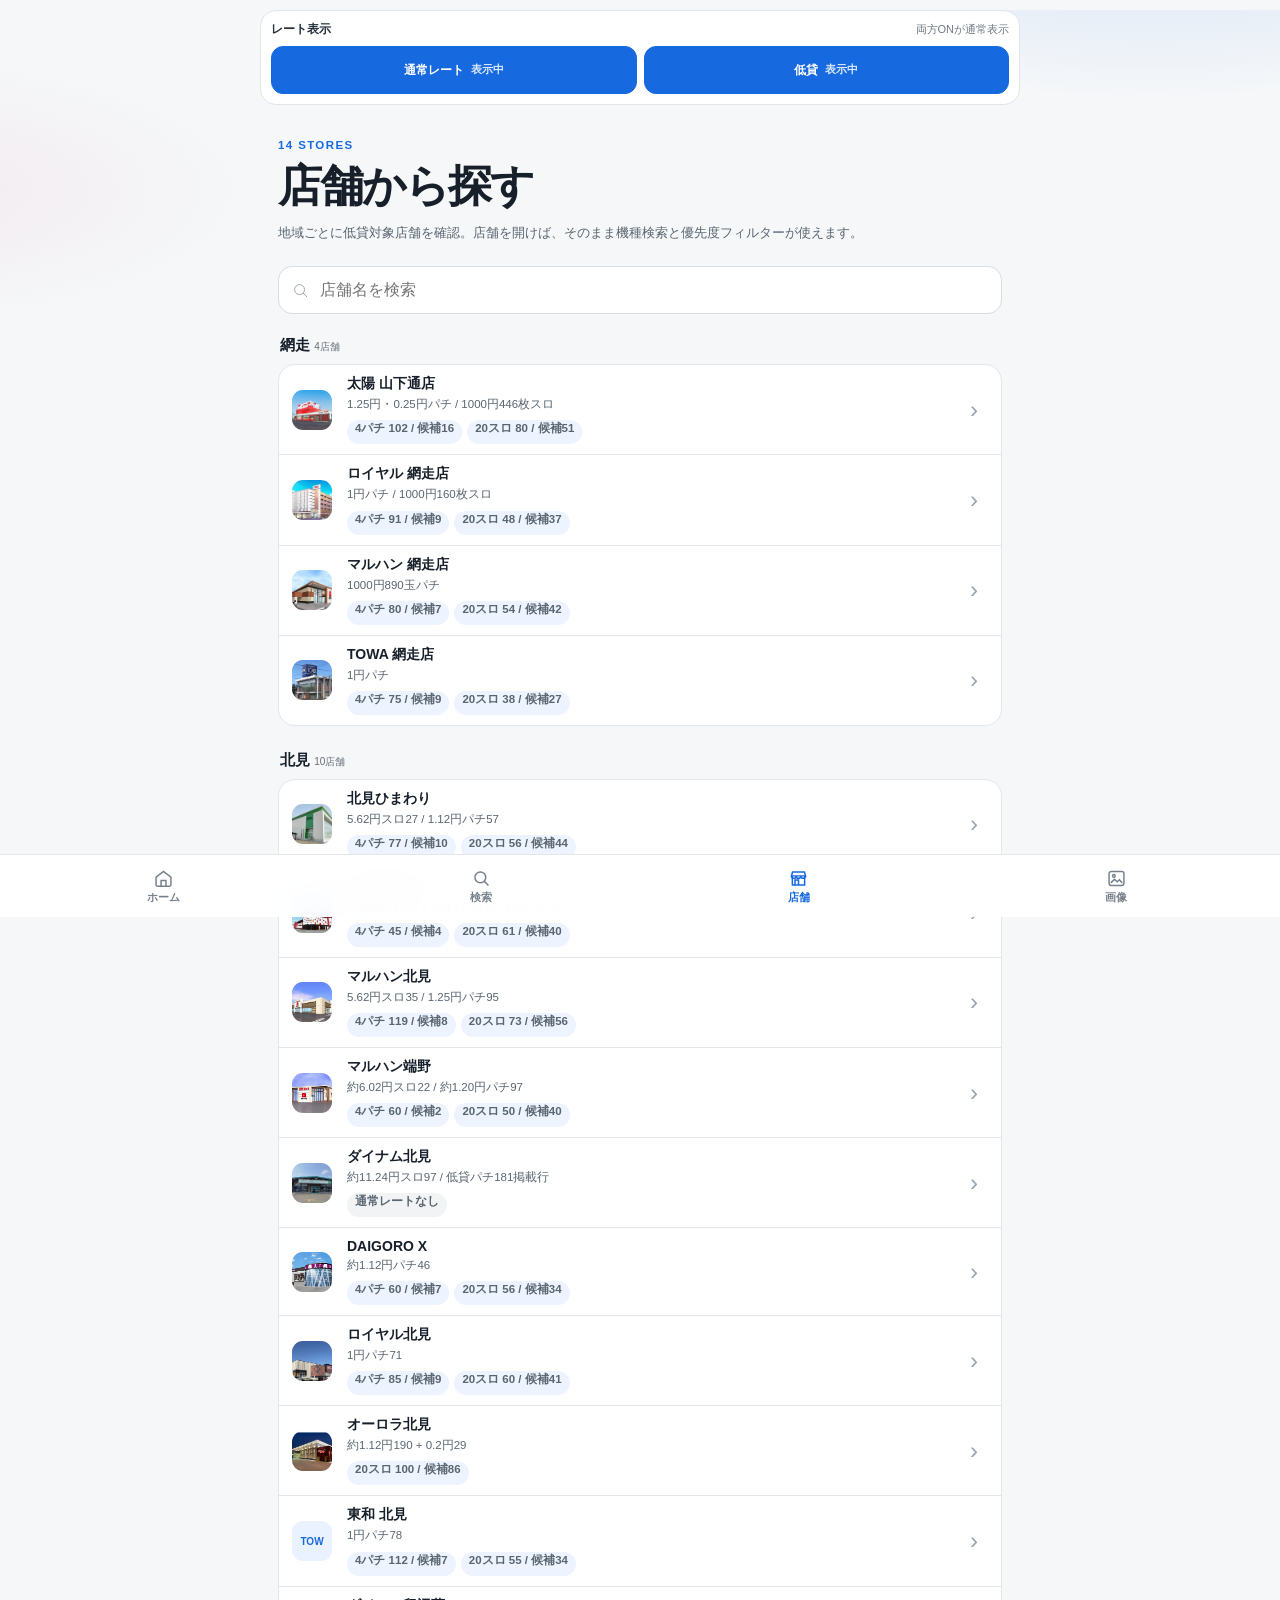
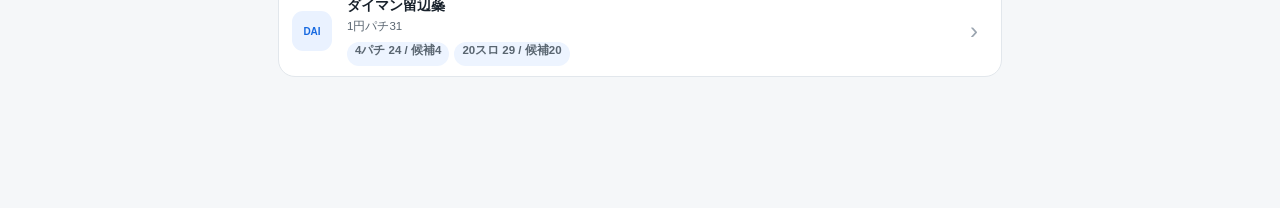
<file: kitami.html>
<!doctype html><html lang="ja"><head><meta charset="utf-8"><meta name="viewport" content="width=device-width,initial-scale=1,viewport-fit=cover"><meta http-equiv="refresh" content="0;url=./stores.html#kitami"><title>北見店舗一覧｜HALL SCAN</title><link rel="manifest" href="./manifest.webmanifest"><link rel="apple-touch-icon" href="./apple-touch-icon.png"><link rel="stylesheet" href="./app-v3.css"><link rel="stylesheet" href="./hallscan-v315.css"><script src="./fullrate-data-v314.js"></script>
<script src="./machine-strategy-v315.js"></script></head><body class="v2-redirect"><a href="./stores.html#kitami">北見店舗一覧を開く</a><script id="pwa-register-v38">if('serviceWorker'in navigator&&location.protocol!=='file:'){addEventListener('load',()=>{navigator.serviceWorker.register('./sw.js').then(reg=>reg.update().catch(()=>{})).catch(()=>{})},{once:true})}</script><script id="a11y-state-v310">(()=>{
const sel='.filter,.storebtn,.chip,.navbtn,.v21-segments button,button[onclick*="setMode"]';
const isPressed=b=>b.classList.contains('active')||b.classList.contains('on')||b.classList.contains('staractive');
function syncA11y(){
 document.querySelectorAll(sel).forEach(b=>b.setAttribute('aria-pressed',String(isPressed(b))));
 document.querySelectorAll('.star,.fav,.v21-fav').forEach(b=>{const on=b.classList.contains('on');b.setAttribute('aria-pressed',String(on));b.setAttribute('aria-label',on?'お気に入り解除':'お気に入り追加')});
 document.querySelectorAll('.toggle').forEach(b=>{const c=b.closest('.card');const open=!!c&&(c.classList.contains('open')||c.hasAttribute('open'));b.setAttribute('aria-expanded',String(open));b.setAttribute('aria-label',open?'詳細を閉じる':'詳細を開く')});
}
let pending=false;function schedule(){if(pending)return;pending=true;queueMicrotask(()=>{pending=false;syncA11y()})}
document.addEventListener('click',schedule);document.addEventListener('change',schedule);
new MutationObserver(schedule).observe(document.body,{subtree:true,childList:true,attributes:true,attributeFilter:['class','open']});
syncA11y();
})();</script><script src="./hallscan-v315.js"></script></body></html>
</file>
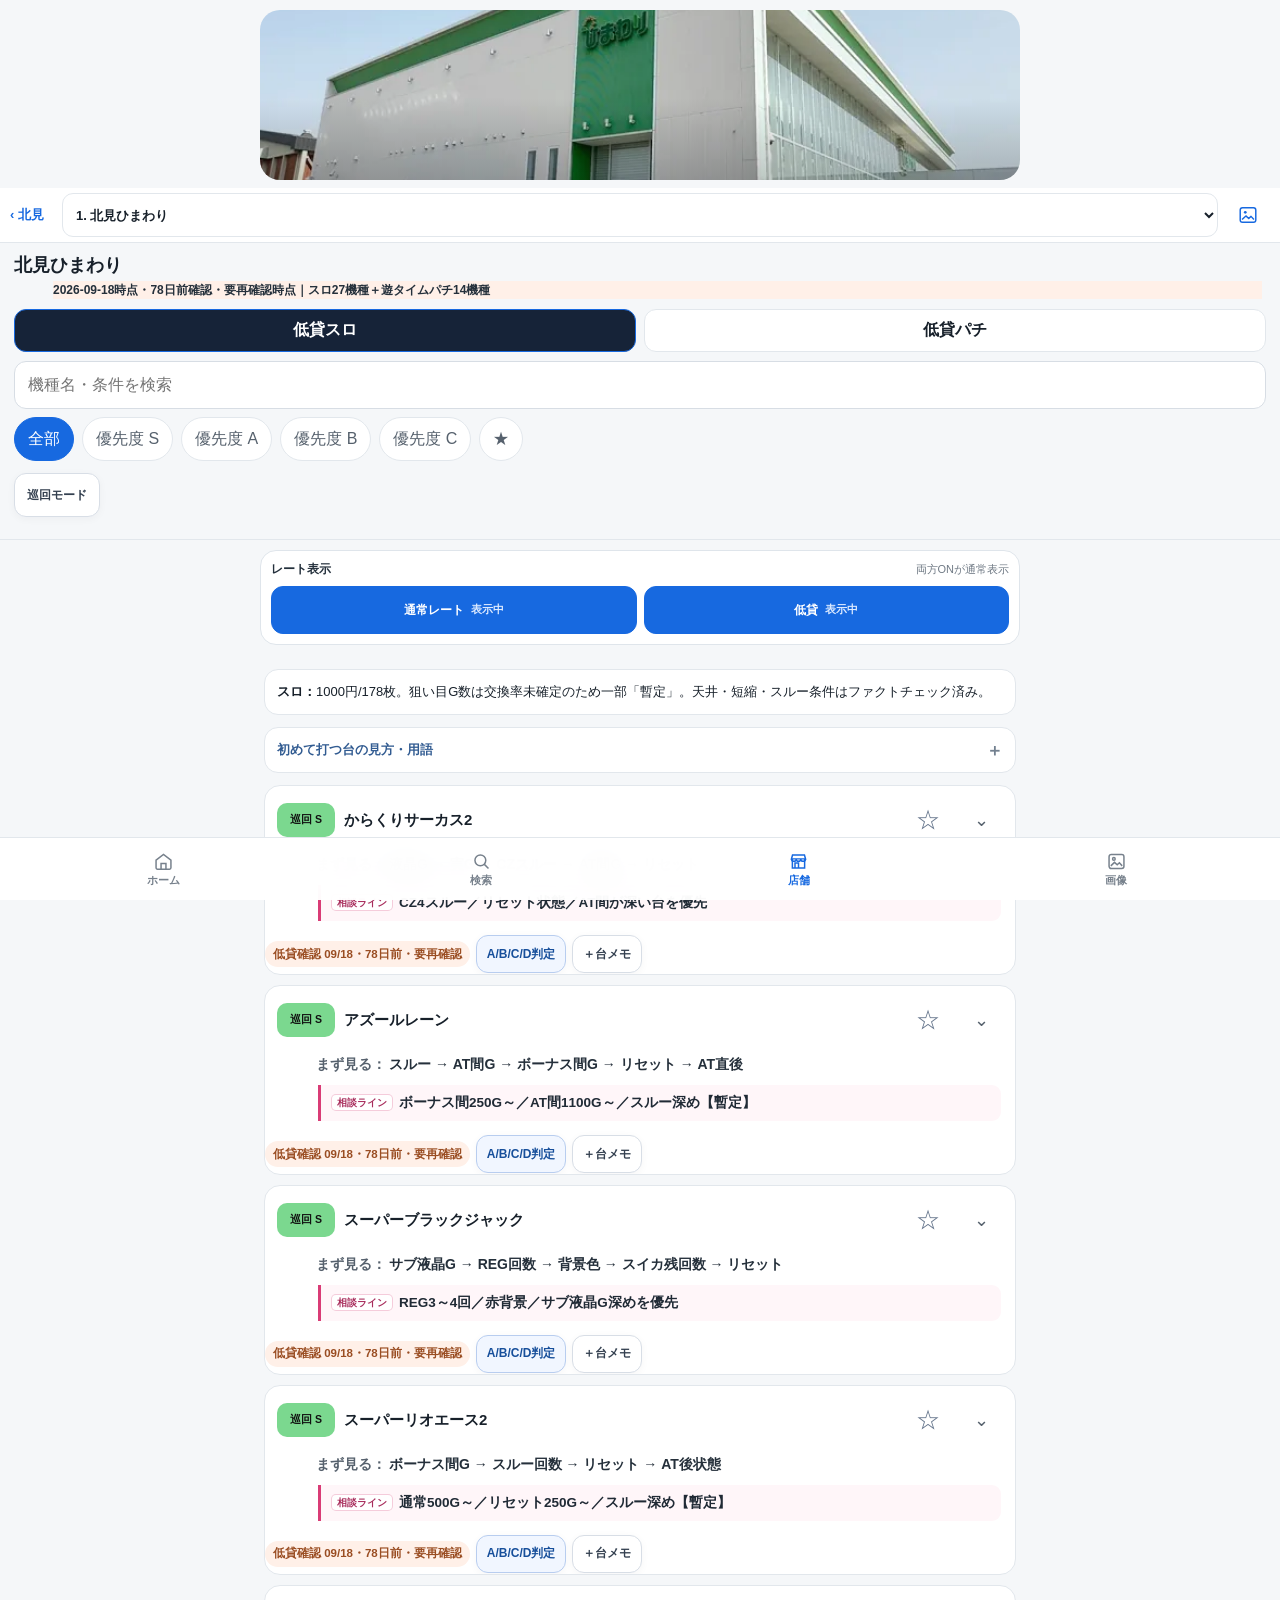
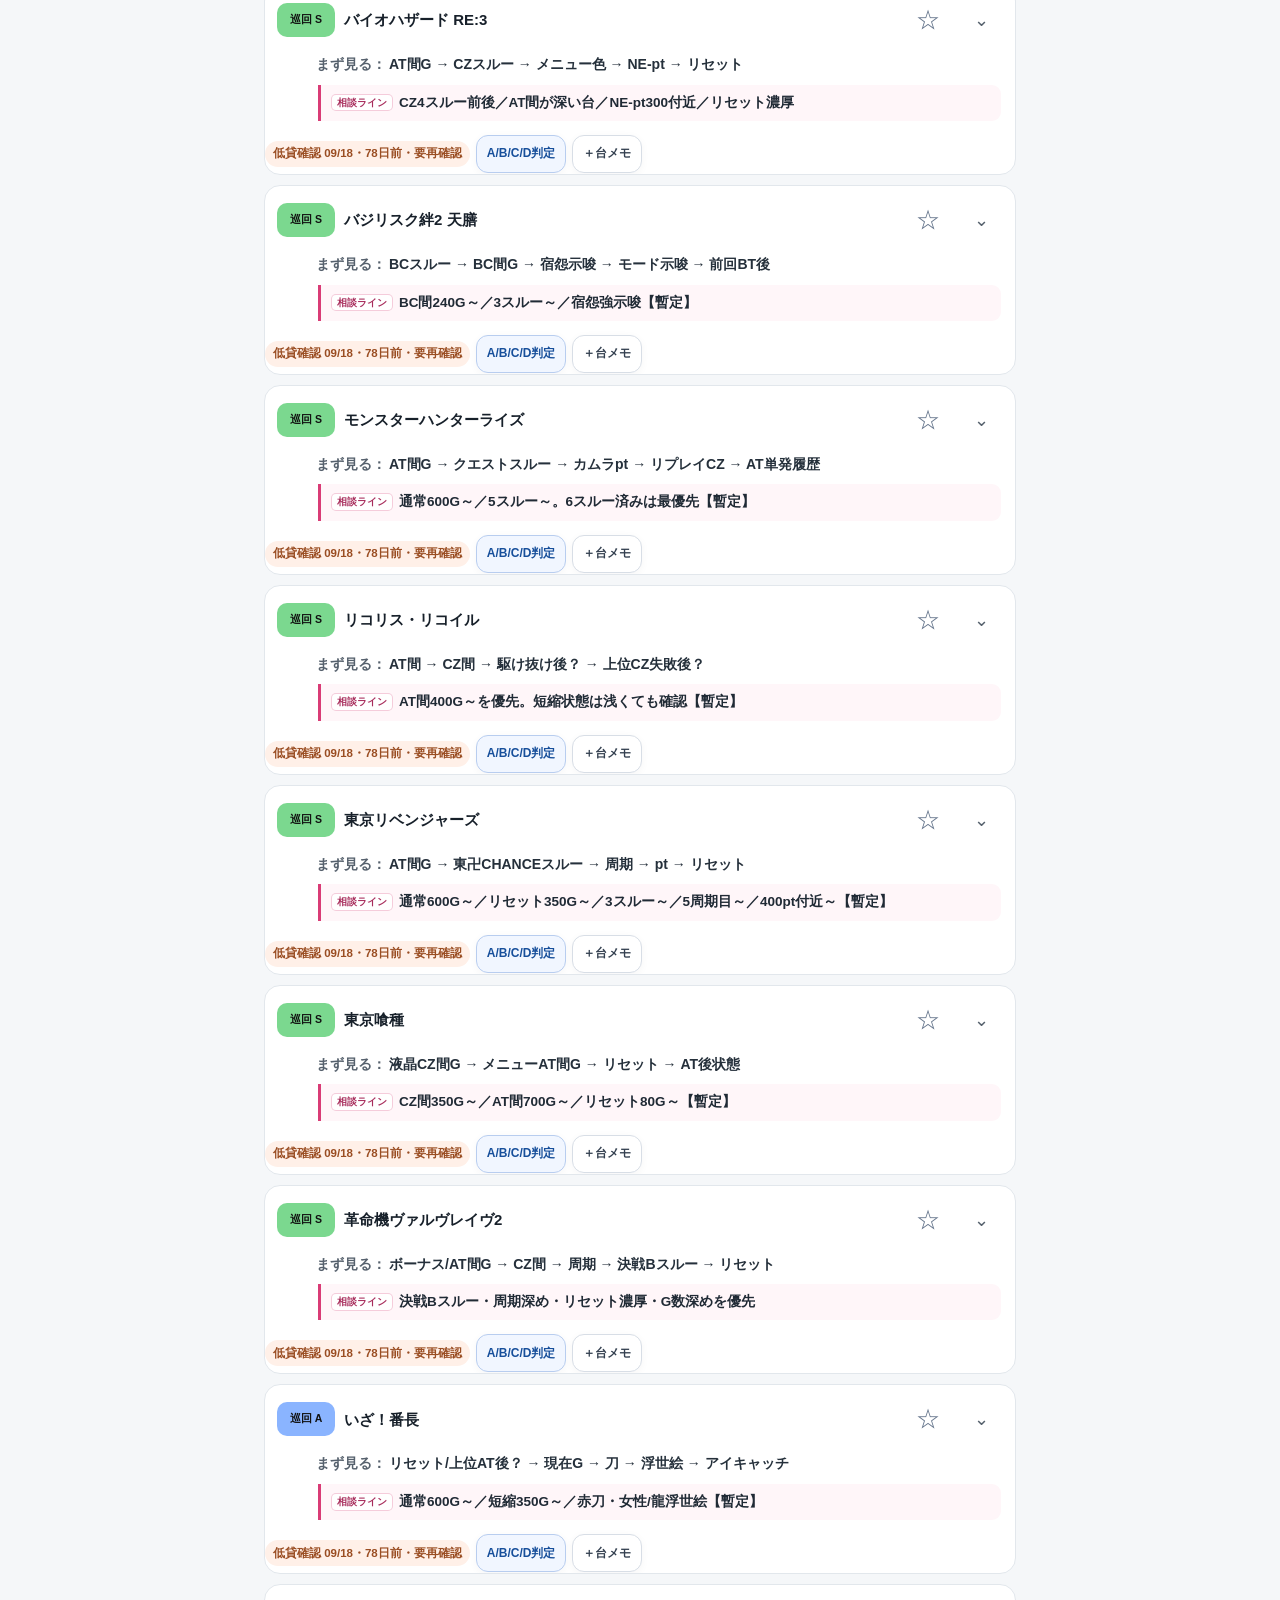
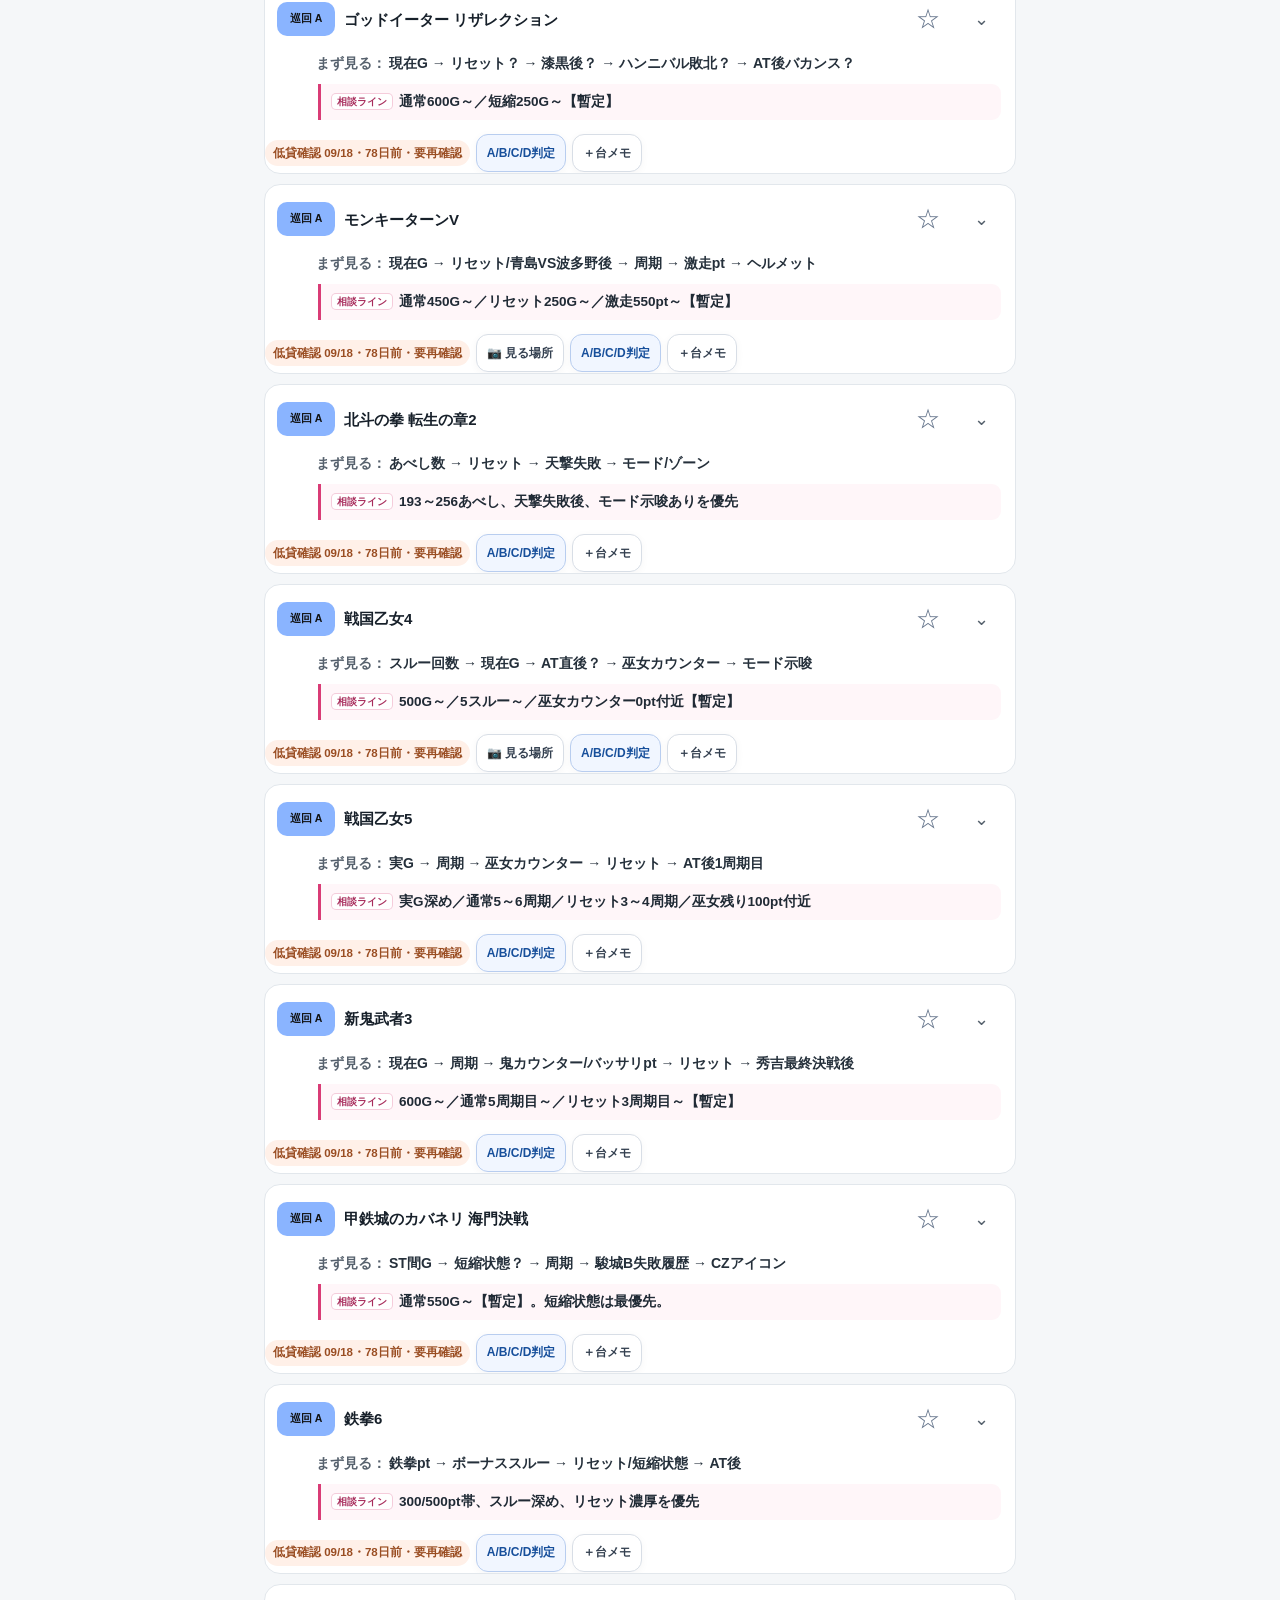
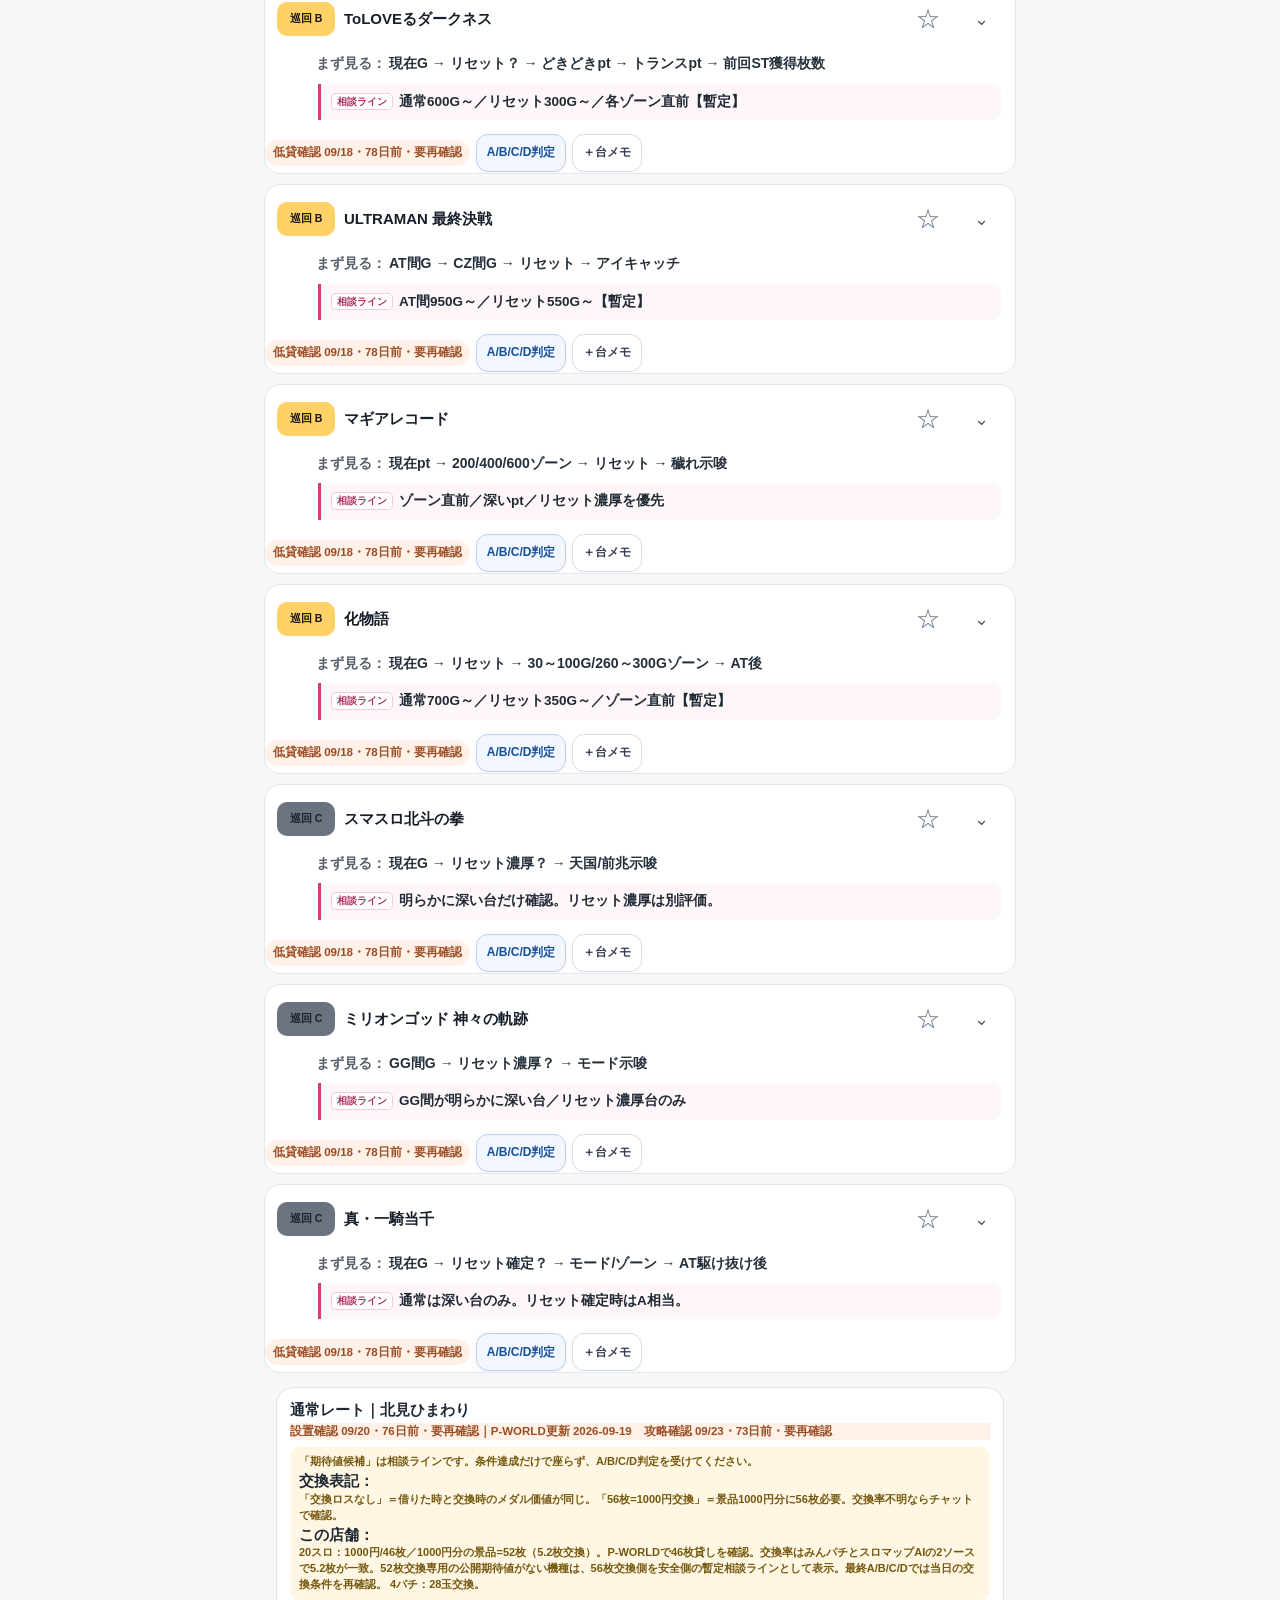
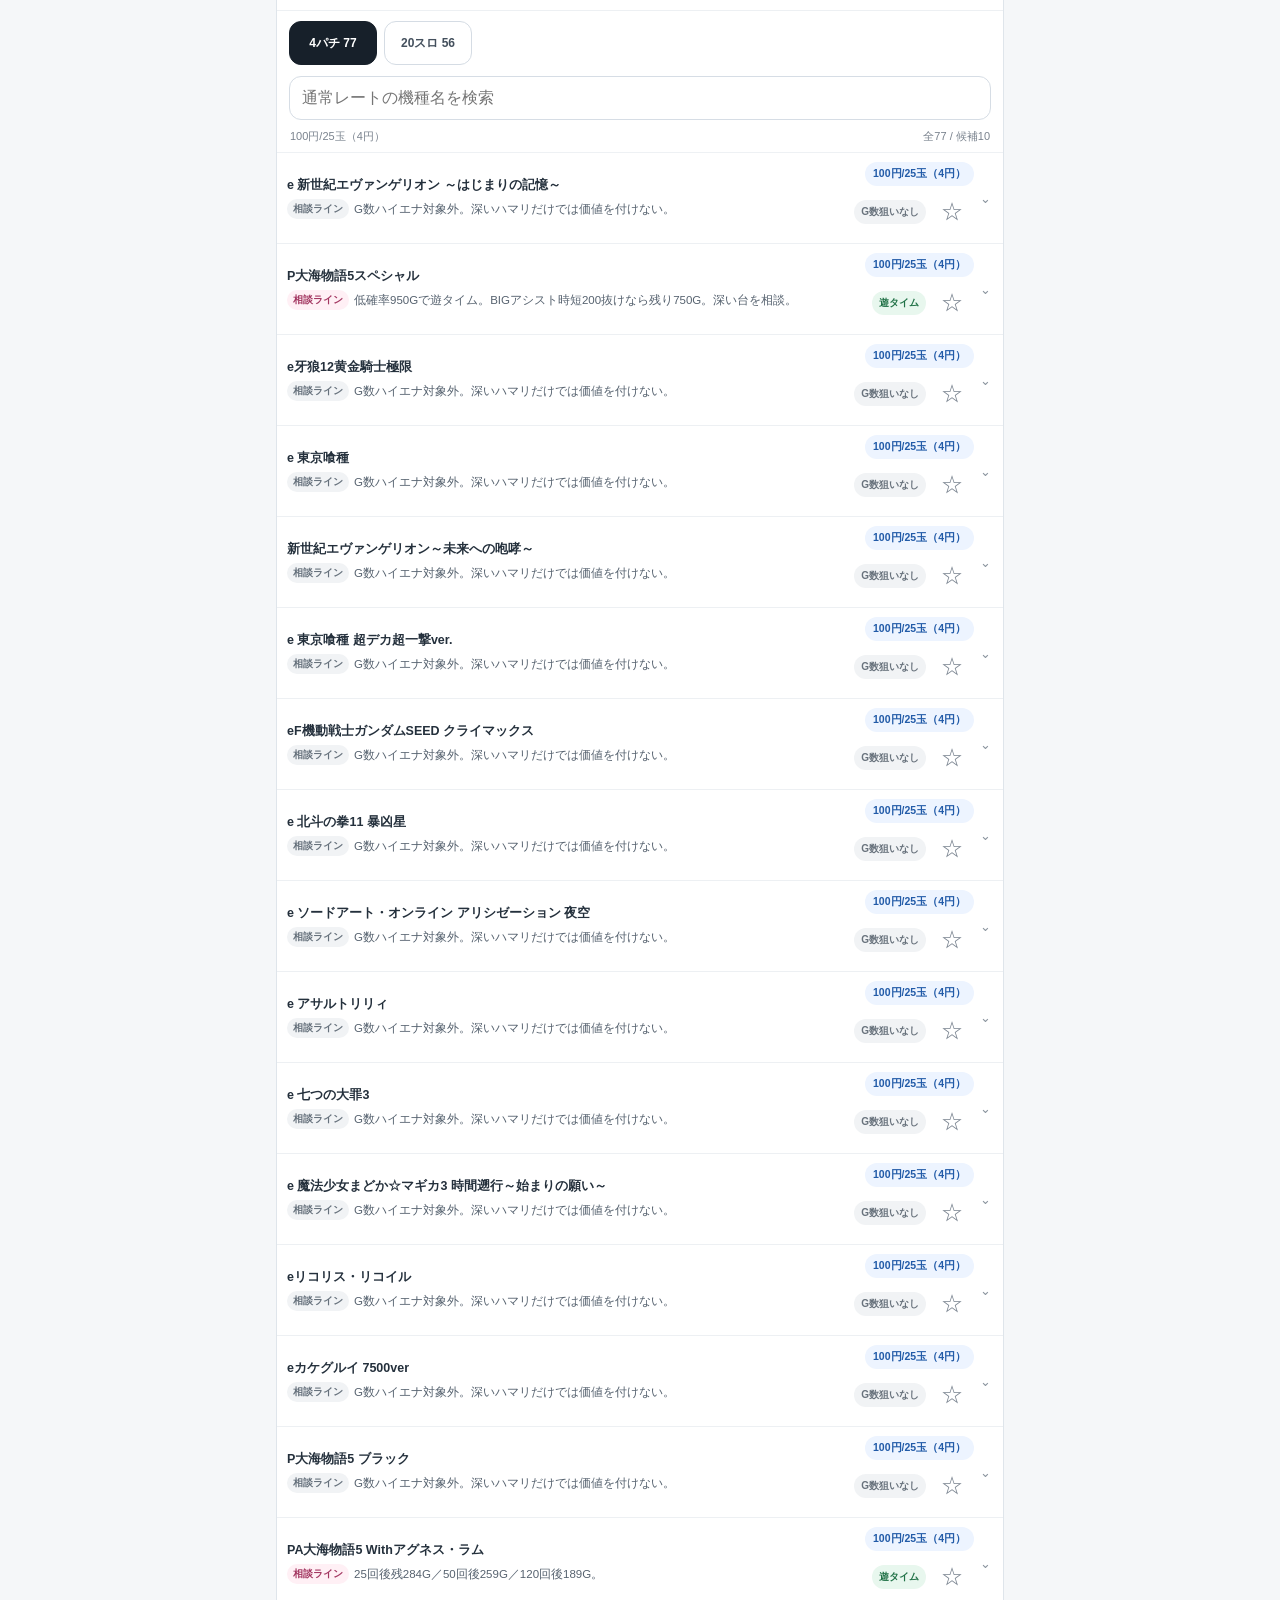
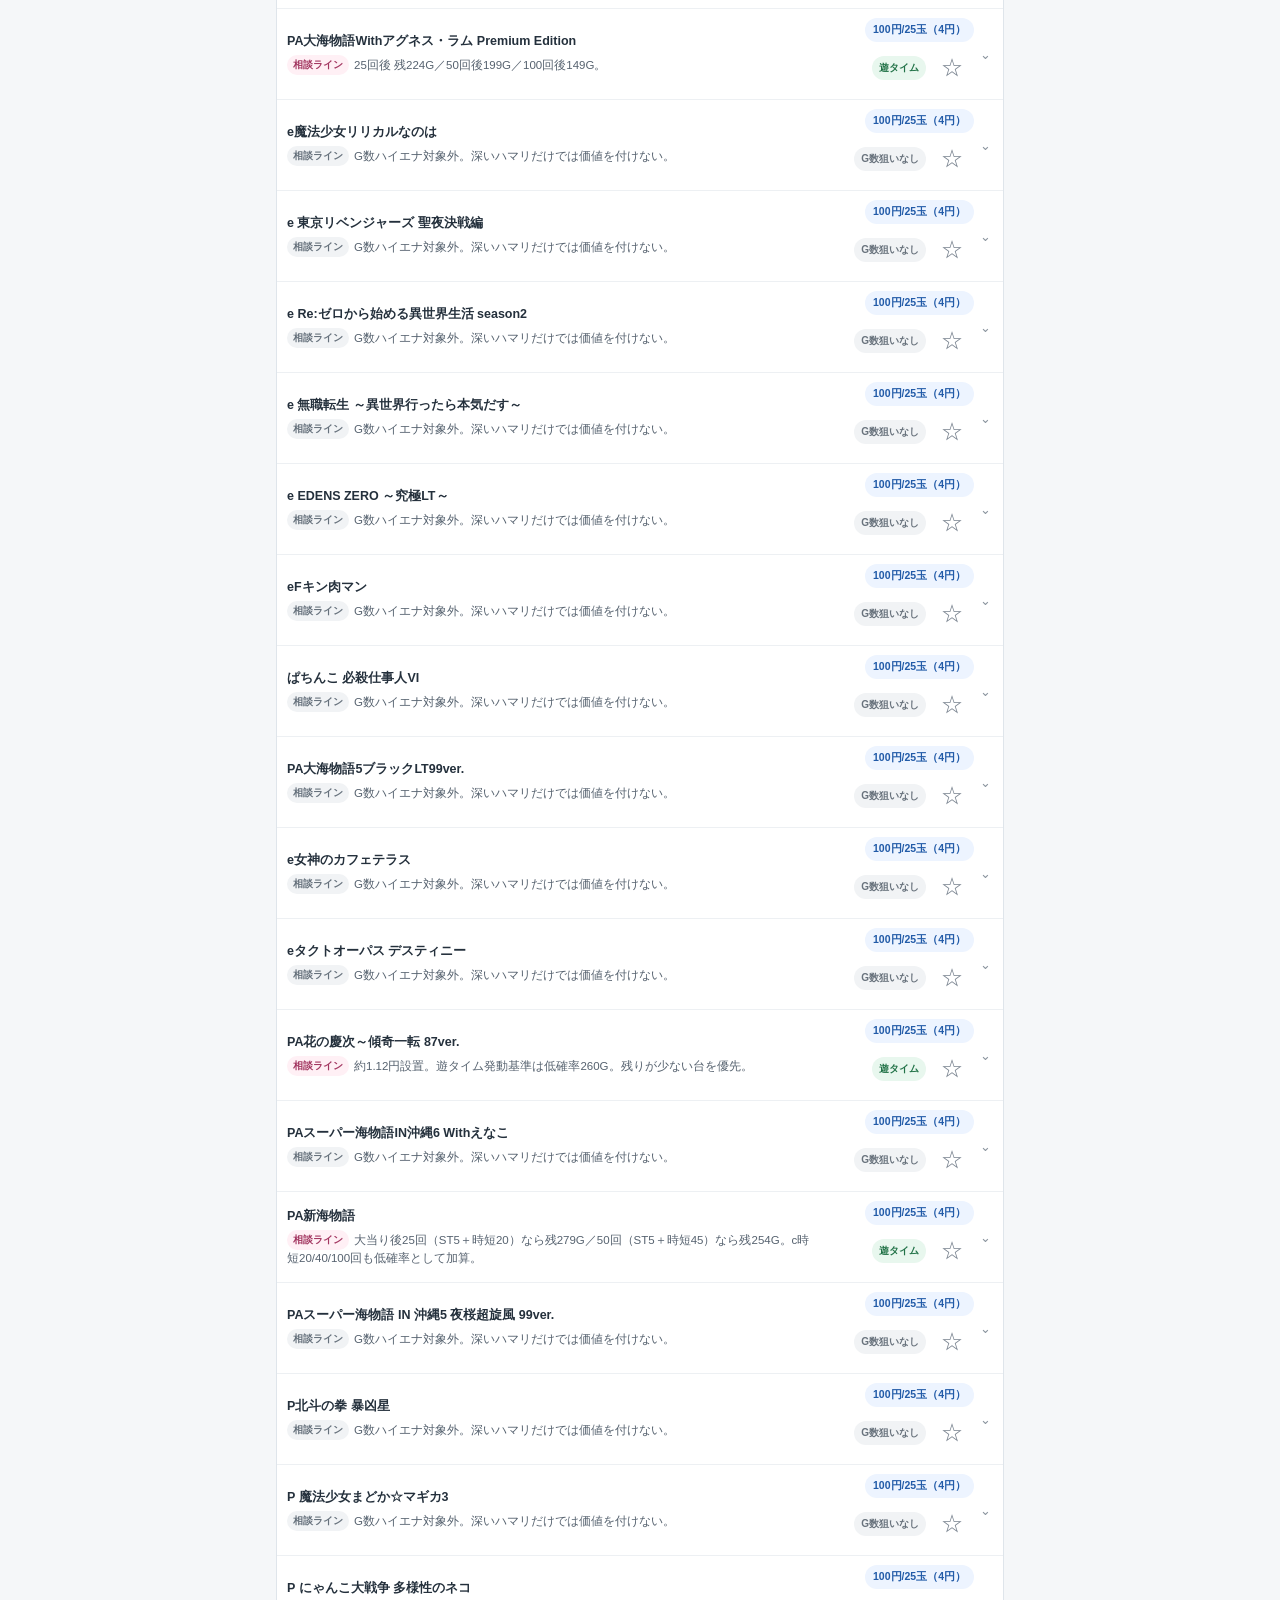
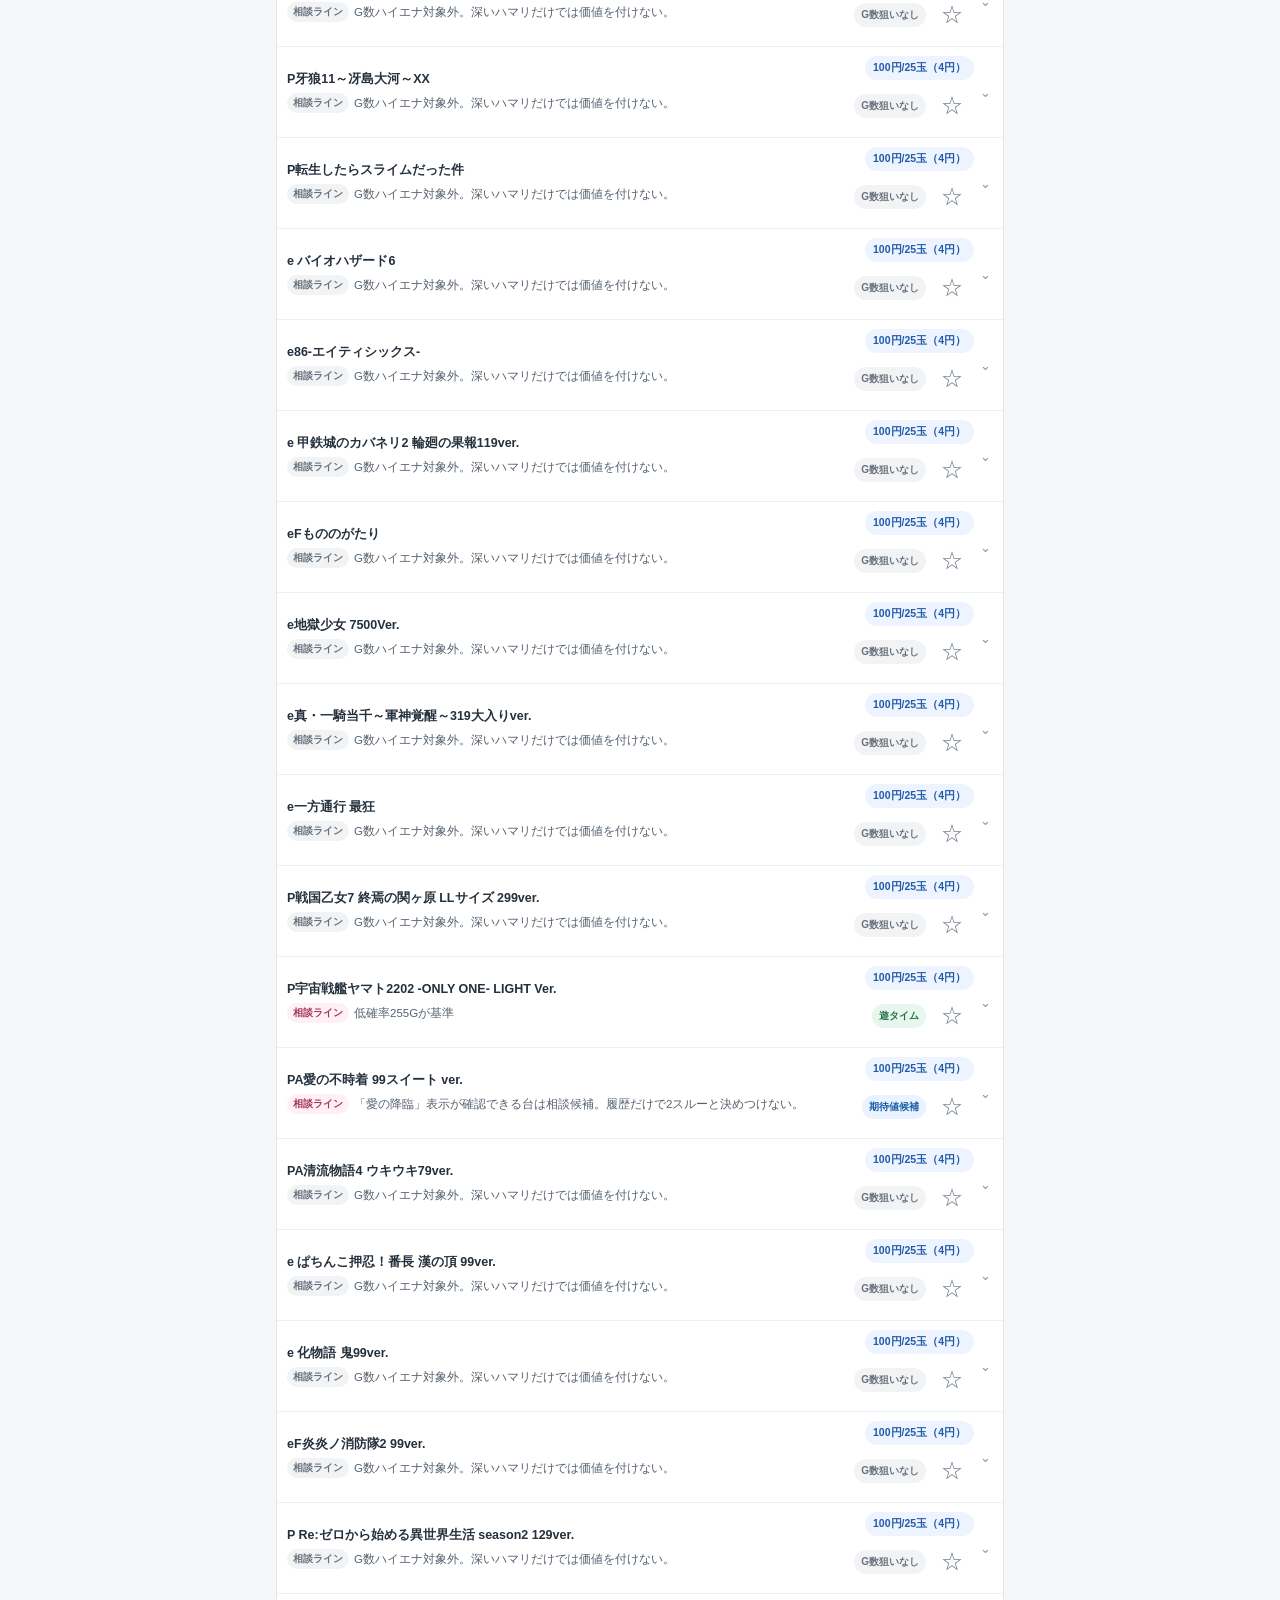
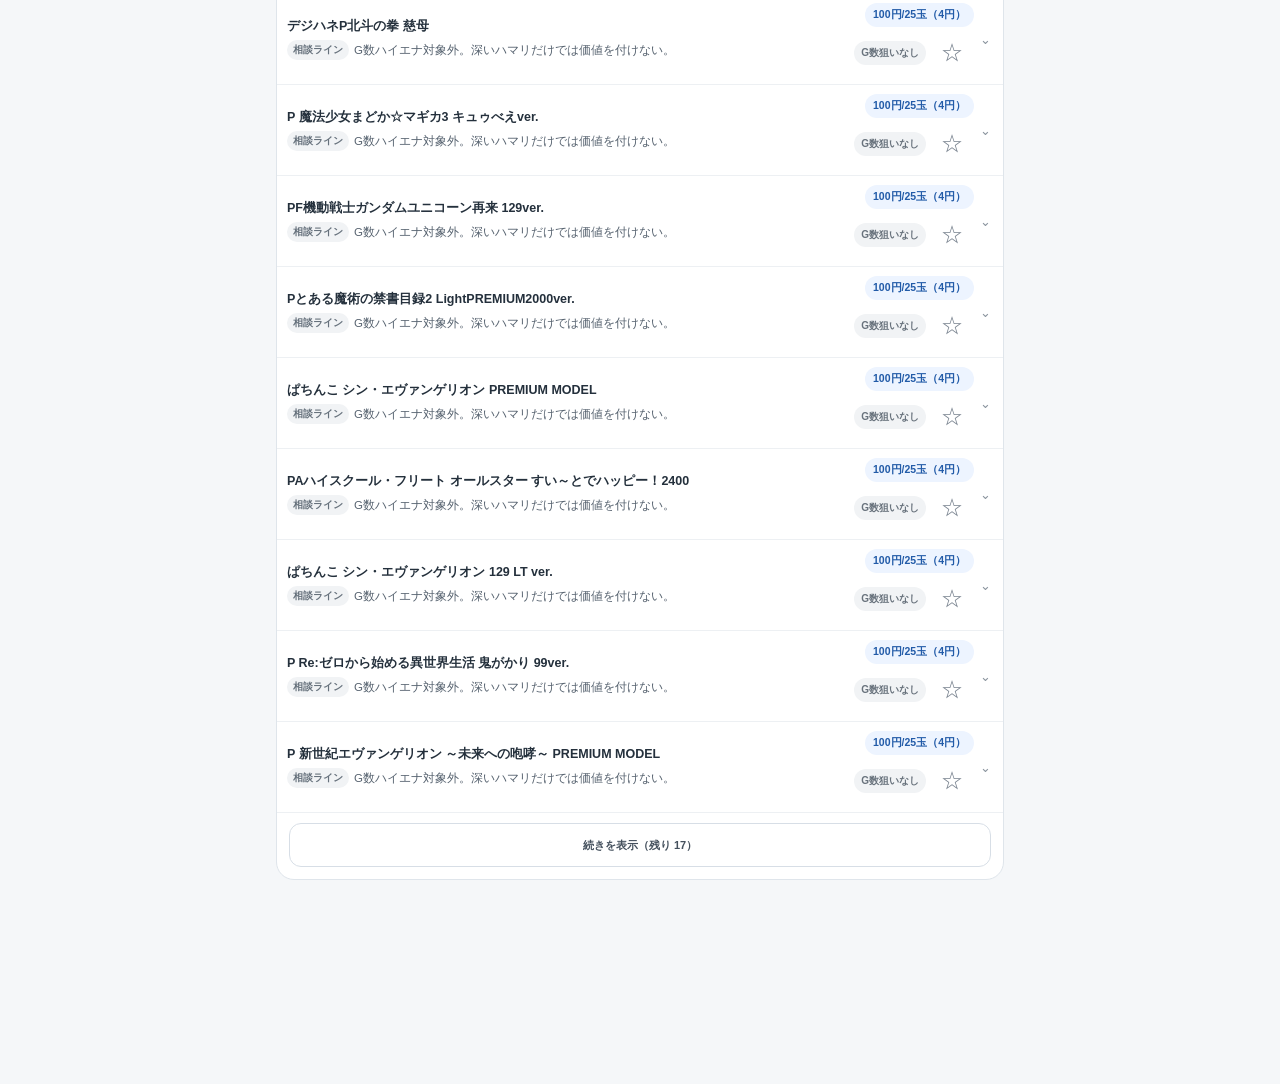
<file: kitami_himawari_integrated_factchecked.html>
<!doctype html>
<html lang="ja">
<head>
<meta charset="utf-8">
<meta name="viewport" content="width=device-width,initial-scale=1,viewport-fit=cover">
<meta name="theme-color" content="#f4f6f9">
<title>北見ひまわり｜HALL SCAN</title>
<style>
:root{color-scheme:dark;--bg:#0b0f14;--panel:#121821;--panel2:#171f2b;--text:#eef3f8;--muted:#9aa7b6;--line:#263244;--accent:#8ab4ff;--green:#7bd88f;--yellow:#ffd166}
*{box-sizing:border-box}html{scroll-behavior:smooth}body{margin:0;background:var(--bg);color:var(--text);font-family:-apple-system,BlinkMacSystemFont,"Hiragino Sans","Yu Gothic",sans-serif;padding-bottom:92px}
header{position:sticky;top:0;z-index:20;background:rgba(11,15,20,.95);backdrop-filter:blur(14px);border-bottom:1px solid var(--line);padding:12px}
h1{font-size:18px;margin:0 0 4px}.sub{font-size:12px;color:var(--muted)}
.mode{display:grid;grid-template-columns:1fr 1fr;gap:8px;margin-top:10px}.mode button{padding:10px;border-radius:12px;border:1px solid var(--line);background:var(--panel);color:var(--text);font-weight:700}.mode button.active{border-color:var(--accent);background:#162338}
.search{width:100%;padding:12px 13px;margin-top:9px;border-radius:12px;border:1px solid var(--line);background:var(--panel);color:var(--text);font-size:16px}
.filters{display:flex;gap:7px;overflow:auto;padding-top:8px}.filter{border:1px solid var(--line);background:var(--panel);color:var(--text);border-radius:999px;padding:8px 12px;white-space:nowrap}.filter.active{border-color:var(--accent);background:#162338}
main{padding:12px}.notice{background:#101722;border:1px solid var(--line);border-radius:14px;padding:12px;margin-bottom:12px;font-size:13px;line-height:1.55}
.card{background:var(--panel);border:1px solid var(--line);border-radius:16px;margin-bottom:10px;overflow:hidden}.head{display:flex;align-items:center;gap:9px;padding:12px}
.rank{min-width:34px;height:34px;border-radius:10px;display:grid;place-items:center;font-weight:800;background:#202b39}.rank.S{color:#111;background:#7bd88f}.rank.A{color:#111;background:#8ab4ff}.rank.B{color:#111;background:#ffd166}.rank.C{background:#6b7280}
.name{flex:1;font-weight:750;font-size:15px;line-height:1.3}.star{border:0;background:transparent;color:#64748b;font-size:24px}.star.on{color:#ffd166}.toggle{border:0;background:transparent;color:var(--muted);font-size:18px}
.quick{padding:0 12px 12px;font-size:13px;line-height:1.5}.details{display:none;border-top:1px solid var(--line);padding:11px 12px 13px;background:var(--panel2)}.card.open .details{display:block}
.row{display:grid;grid-template-columns:72px 1fr;gap:9px;padding:6px 0;border-bottom:1px dashed #293446;font-size:13px;line-height:1.55}.row:last-child{border-bottom:0}.label{color:var(--muted);font-weight:700}.source{display:inline-block;margin-top:10px;color:var(--accent);text-decoration:none;font-size:13px}.audit{background:var(--panel);border:1px solid var(--line);border-radius:14px;overflow:hidden}.arow{display:grid;grid-template-columns:1fr auto;gap:8px;padding:9px 11px;border-bottom:1px solid var(--line);font-size:12px}.arow:last-child{border:0}.yes{color:var(--green);font-weight:700}.no{color:#778596}
.bottom{position:fixed;left:0;right:0;bottom:0;z-index:30;background:rgba(15,20,27,.96);backdrop-filter:blur(14px);border-top:1px solid var(--line);padding:7px 8px calc(7px + env(safe-area-inset-bottom));display:grid;grid-template-columns:repeat(5,1fr);gap:4px}.bottom button{border:0;background:transparent;color:var(--muted);font-size:11px;padding:7px 2px}.bottom b{display:block;color:var(--text);font-size:16px;margin-bottom:2px}
@media(min-width:760px){main,header{max-width:760px;margin:auto}}

/* iPhone/mobile shell: no iframe, true viewport width */
html,body{width:100%;max-width:100%;overflow-x:hidden}
body{min-height:100dvh;padding-bottom:max(104px,calc(86px + env(safe-area-inset-bottom)))!important}
header{width:100%!important;max-width:none!important;margin:0!important;padding-top:calc(10px + env(safe-area-inset-top))!important;padding-left:max(10px,env(safe-area-inset-left))!important;padding-right:max(10px,env(safe-area-inset-right))!important}
main{width:100%!important;max-width:780px!important;margin-left:auto!important;margin-right:auto!important;padding-left:max(12px,env(safe-area-inset-left))!important;padding-right:max(12px,env(safe-area-inset-right))!important}
.globalnav{display:flex;align-items:center;gap:6px;margin-bottom:8px;overflow:auto;scrollbar-width:none}.globalnav::-webkit-scrollbar,.storetabs::-webkit-scrollbar{display:none}.globalnav a{flex:0 0 auto;text-decoration:none;color:var(--text,var(--t,#eef3f8));border:1px solid var(--line,var(--l,#263244));background:var(--panel,var(--p,#121821));border-radius:999px;padding:6px 9px;font-size:11px;font-weight:750;line-height:1.2}.globalnav .spacer{flex:1}
.storetabs{display:flex;gap:6px;overflow-x:auto;margin-top:9px;padding-bottom:2px;scrollbar-width:none}.storetab{flex:0 0 auto;text-decoration:none;color:var(--text,var(--t,#eef3f8));border:1px solid var(--line,var(--l,#263244));background:var(--panel,var(--p,#121821));border-radius:999px;padding:7px 9px;font-size:11px;white-space:nowrap;line-height:1.2}.storetab.active{border-color:var(--accent,var(--a,#8ab4ff));background:#162338}
.bottom,nav.bottom{padding-bottom:calc(8px + max(env(safe-area-inset-bottom),18px))!important;padding-left:max(6px,env(safe-area-inset-left))!important;padding-right:max(6px,env(safe-area-inset-right))!important}
img,video,canvas,svg{max-width:100%;height:auto}.name,.quick,.row>*,.notice,.sub,.detail,.details,.card{overflow-wrap:anywhere;word-break:normal;min-width:0}input,button,select,textarea{max-width:100%}
@media(max-width:430px){h1{font-size:17px!important}.sub{font-size:11px!important}.storetab{font-size:10.5px;padding:7px 8px}}

</style>
<meta name="apple-mobile-web-app-capable" content="yes"><meta name="apple-mobile-web-app-status-bar-style" content="default"><meta name="color-scheme" content="light">
<link rel="stylesheet" href="./app-v2.css">
<link rel="manifest" href="./manifest.webmanifest"><link rel="apple-touch-icon" href="./apple-touch-icon.png"><link rel="stylesheet" href="./app-v3.css"><link rel="stylesheet" href="./hallscan-v315.css"><script src="./fullrate-data-v314.js"></script>
<script src="./machine-strategy-v315.js"></script></head>
<body class="v2-store"><div class="v32-storeHero"><img src="./himawari-kitami.webp" alt="" fetchpriority="high" onerror="this.closest('.v32-storeHero').hidden=true"><div class="v32-storeHeroShade"></div></div><nav class="v2-appbar"><a class="v2-back" href="./stores.html#kitami">‹ 北見</a><select class="v2-store-select" aria-label="北見の店舗を切替" onchange="if(this.value)location.href=this.value"><option value="./kitami_himawari_integrated_factchecked.html" selected>1. 北見ひまわり</option><option value="./daigoro_z_integrated_factchecked.html">2. DAIGORO Z</option><option value="./maruhan_kitami_integrated_factchecked.html">3. マルハン北見</option><option value="./maruhan_tanno_integrated_factchecked.html">4. マルハン端野</option><option value="./dynam_kitami_integrated_factchecked.html">5. ダイナム北見</option><option value="./daigoro_x_integrated_factchecked.html">6. DAIGORO X</option><option value="./royal_kitami_integrated_factchecked.html">7. ロイヤル北見</option><option value="./aurora_kitami_integrated_factchecked.html">8. オーロラ北見</option><option value="./towa_kitami_integrated_factchecked.html">9. 東和 北見</option><option value="./daiman_integrated_factchecked.html">10. ダイマン留辺蘂</option></select><a class="v2-tool" href="./visual-guide.html" aria-label="画像ガイド"><svg viewBox="0 0 24 24" aria-hidden="true"><rect x="3.5" y="4" width="17" height="16" rx="2.5" fill="none" stroke="currentColor" stroke-width="1.6"/><circle cx="9" cy="9" r="1.5" fill="currentColor"/><path d="m5.5 17 4.2-4 3.1 2.8 2.5-2.3 3.2 3.5" fill="none" stroke="currentColor" stroke-width="1.6" stroke-linejoin="round"/></svg></a></nav>
<header><h1>北見ひまわり</h1>
<div class="sub">2026-09-18時点｜スロ27機種＋遊タイムパチ14機種</div>
<div class="mode">
<button id="slotBtn" class="active" onclick="setMode('slot')">低貸スロ</button>
<button id="pachiBtn" onclick="setMode('pachi')">低貸パチ</button>
</div>
<input id="search" class="search" type="search" placeholder="機種名・条件を検索">
<div class="filters">
<button class="filter active" data-rank="ALL">全部</button>
<button class="filter" data-rank="S">S</button>
<button class="filter" data-rank="A">A</button>
<button class="filter" data-rank="B">B</button>
<button class="filter" data-rank="C">C</button>
<button class="filter" data-rank="FAV">★</button>
</div>
</header>
<main>
<div id="notice" class="notice"></div><details class="v311-help"><summary>初めて打つ台の見方・用語</summary><div class="v311-helpbody"><p><b>読み順：</b>「まず見る」→「座る目安」→必要なら詳細。矢印（→）は左から確認します。</p><div class="v311-glossary"><span><b>G</b> ゲーム数</span><span><b>液晶G</b> 台の画面に出るG数</span><span><b>実G</b> 実際に消化したG数</span><span><b>AT</b> 出玉を増やすメイン区間</span><span><b>CZ</b> AT・ボーナス等へのチャンス区間</span><span><b>AT間/CZ間</b> 前回のAT/CZからの経過</span><span><b>スルー</b> 次の当たり等につながらず終わった回数</span><span><b>pt</b> ポイント</span><span><b>BIG/REG</b> ボーナスの種類</span><span><b>BC/BT</b> バジリスク系のボーナス/AT名称</span><span><b>リセット</b> 設定変更などで内部状態が初期化された状態</span><span><b>ST</b> 大当り確率が高い区間</span><span><b>時短</b> 電サポ付きの通常確率区間（機種ごとの例外あり）</span><span><b>RAMクリア</b> 内部カウントが初期化された状態</span><span><b>宵越し</b> 前日から内部カウントが引き継がれた状態</span><span><b>示唆</b> 内部状態のヒント。確定とは限らない</span></div><p class="v311-caution"><b>迷ったら見送る：</b>ST/時短やリセット状態など、カードに必要な条件を判別できない台は残りGを推測して打たない。</p></div></details>
<section id="cards"></section><section id="auditwrap" style="display:none"><h2 id="auditTitle">1円パチ 全57機種監査</h2><div id="audit" class="audit"></div></section>
</main>
<nav class="v21-dock" aria-label="メインナビ"><a class="" href="./index.html"><svg viewBox="0 0 24 24" fill="none" stroke="currentColor"><path d="M3.5 10.5 12 3.8l8.5 6.7v8.7a1.6 1.6 0 0 1-1.6 1.6H5.1a1.6 1.6 0 0 1-1.6-1.6z"/><path d="M9.2 20.8v-6.6h5.6v6.6"/></svg><span>ホーム</span></a><a class="" href="./search.html"><svg viewBox="0 0 24 24" fill="none" stroke="currentColor"><circle cx="10.7" cy="10.7" r="6.2"/><path d="m15.3 15.3 4.7 4.7"/></svg><span>検索</span></a><a class="active" href="./stores.html"><svg viewBox="0 0 24 24" fill="none" stroke="currentColor"><path d="M4 9h16l-1.2-4.5H5.2z"/><path d="M5 9v10.5h14V9M8 19.5v-5.8h4v5.8"/><path d="M4 9c0 1.5 1.2 2.7 2.7 2.7S9.4 10.5 9.4 9c0 1.5 1.2 2.7 2.6 2.7S14.6 10.5 14.6 9c0 1.5 1.2 2.7 2.7 2.7S20 10.5 20 9"/></svg><span>店舗</span></a><a class="" href="./visual-guide.html"><svg viewBox="0 0 24 24" fill="none" stroke="currentColor"><rect x="3.5" y="4" width="17" height="16" rx="2.5"/><circle cx="9" cy="9" r="1.5"/><path d="m5.5 17 4.2-4 3.1 2.8 2.5-2.3 3.2 3.5"/></svg><span>画像</span></a></nav>
<script>
const slotMachines=[{"name": "からくりサーカス2", "rank": "S", "check": "液晶G → 実G → CZスルー → AT間G → リセット", "target": "CZ4スルー／リセット状態／AT間が深い台を優先", "ceiling": "CZ天井：液晶1200G／実890G。AT間は実2500G。", "short": "設定変更時は液晶CZ天井500G。CZ4スルー後は5回目でAT＋激情ジャッジ成功濃厚。", "stop": "AT後は100Gゾーン、終了画面・スポットライト確認。運命の一劇失敗後は128実Gまで。", "note": "液晶Gと実Gを必ず分離。幕間チャンス失敗ではCZ天井リセットなし。", "source": "https://nana-press.com/kaiseki/machine/1144/"}, {"name": "アズールレーン", "rank": "S", "check": "スルー → AT間G → ボーナス間G → リセット → AT直後", "target": "ボーナス間250G～／AT間1100G～／スルー深め【暫定】", "ceiling": "ボーナス間350G＋α。AT間2000G＋α。通常9スルー後、10回目でAT。", "short": "設定変更時は6スルー後、7回目でAT。", "stop": "AT後は初回ボーナスまでの価値を確認して判断。", "note": "AT後初回ボーナスまで期待値プラスの解析あり。リセットも優遇。", "source": "https://nana-press.com/kaiseki/machine/993/31187/"}, {"name": "スーパーブラックジャック", "rank": "S", "check": "サブ液晶G → REG回数 → 背景色 → スイカ残回数 → リセット", "target": "REG3～4回／赤背景／サブ液晶G深めを優先", "ceiling": "通常999G＋α。BIG間REG最大4回→次回BIG濃厚。", "short": "設定変更時、または初当たりBIG終了後にRCスルーで666G＋α。", "stop": "サブ液晶・RC・スイカ天井示唆を確認してヤメ。", "note": "REGではG数天井がリセットされない。データカウンターよりサブ液晶を優先。", "source": "https://nana-press.com/kaiseki/machine/876/27137/"}, {"name": "スーパーリオエース2", "rank": "S", "check": "ボーナス間G → スルー回数 → リセット → AT後状態", "target": "通常500G～／リセット250G～／スルー深め【暫定】", "ceiling": "通常750G＋α。7スルー後、8回目でAT。", "short": "設定変更時500G＋α。4スルー後、5回目でAT。", "stop": "AT後はのわーるるーむ等の引き戻しを確認。", "note": "リセット時はスルー天井も短縮。4スルー＝次回AT。", "source": "https://nana-press.com/kaiseki/machine/1143/36738/"}, {"name": "バイオハザード RE:3", "rank": "S", "check": "AT間G → CZスルー → メニュー色 → NE-pt → リセット", "target": "CZ4スルー前後／AT間が深い台／NE-pt300付近／リセット濃厚", "ceiling": "AT間1000G＋α。設定変更後650G＋α。最大6スルー後、7回目CZでAT。", "short": "設定変更でAT間650G＋α。CZ残り回数はメニュー色でも示唆。", "stop": "AT後は状態とNE-ptを確認。深追いしない。", "note": "CZでデータカウンターがリセットされる店では、データ表示＝AT間Gではない。", "source": "https://nana-press.com/kaiseki/machine/1140/36677/"}, {"name": "バジリスク絆2 天膳", "rank": "S", "check": "BCスルー → BC間G → 宿怨示唆 → モード示唆 → 前回BT後", "target": "BC間240G～／3スルー～／宿怨強示唆【暫定】", "ceiling": "BC間333G＋α。最大7スルー後、8回目BCでBT。", "short": "設定変更時はスルー天井優遇。モードテーブルでも浅いBT確定パターンあり。", "stop": "駿府城・宿怨強示唆・モードD示唆ではヤメない。", "note": "宿怨ポイントは数値で直接確認できない。サブ液晶と演出で補助判断。", "source": "https://nana-press.com/kaiseki/machine/666/18317/"}, {"name": "モンスターハンターライズ", "rank": "S", "check": "AT間G → クエストスルー → カムラpt → リプレイCZ → AT単発履歴", "target": "通常600G～／5スルー～。6スルー済みは最優先【暫定】", "ceiling": "999G＋α。クエスト6スルー後、7回目成功＋赤7以上。", "short": "上位AT後はクエストテーブル天国期待。朝イチも優遇あり。", "stop": "AT終了後は1G目を必ず消化。終了画面・クエストテーブル示唆を確認。", "note": "5スルー＝候補、6スルー＝次回クエスト成功確定。表現を混同しない。", "source": "https://nana-press.com/kaiseki/machine/837/25431/"}, {"name": "リコリス・リコイル", "rank": "S", "check": "AT間 → CZ間 → 駆け抜け後？ → 上位CZ失敗後？", "target": "AT間400G～を優先。短縮状態は浅くても確認【暫定】", "ceiling": "通常CZ間600G／AT間850G＋α。", "short": "設定変更・AT駆け抜け後：CZ間250G／AT間600G＋α。上位CZ失敗後：AT間250G＋αで成功濃厚CZ。", "stop": "短縮・引き戻し条件を確認してヤメ。", "note": "短縮契機が強いので、前回AT内容の確認価値が高い。", "source": "https://nana-press.com/kaiseki/machine/1166/"}, {"name": "東京リベンジャーズ", "rank": "S", "check": "AT間G → 東卍CHANCEスルー → 周期 → pt → リセット", "target": "通常600G～／リセット350G～／3スルー～／5周期目～／400pt付近～【暫定】", "ceiling": "AT間1190G＋α。最大6周期。東卍CHANCE4スルー後は次回初当たりでAT。", "short": "設定変更時はAT間900G＋α。", "stop": "AT・東卍CHANCE後はノイズ/前兆、周期・pt・モード示唆を確認。", "note": "東卍CHANCEではAT間天井はリセットされない。", "source": "https://nana-press.com/kaiseki/machine/1014/31676/"}, {"name": "東京喰種", "rank": "S", "check": "液晶CZ間G → メニューAT間G → リセット → AT後状態", "target": "CZ間350G～／AT間700G～／リセット80G～【暫定】", "ceiling": "CZ間600G＋α。AT間1200実G＋α。", "short": "設定変更時はCZ間200G＋αへ短縮。", "stop": "AT後は引き戻し前兆を確認。有馬貴将ジャッジメント失敗後は100G＋αまで。", "note": "CZ間GとAT間Gは別管理。液晶右下とメニューを分けて見る。", "source": "https://nana-press.com/kaiseki/machine/889/27250/"}, {"name": "革命機ヴァルヴレイヴ2", "rank": "S", "check": "ボーナス/AT間G → CZ間 → 周期 → 決戦Bスルー → リセット", "target": "決戦Bスルー・周期深め・リセット濃厚・G数深めを優先", "ceiling": "ボーナス/AT間1500G。CZ間999G。通常最大6周期。", "short": "設定変更時1000G・最大3周期。決戦B3スルー後は次回革命B濃厚。", "stop": "ボーナス・AT後は66Gの引き戻しゾーンを確認。", "note": "天井が複数あるので現在Gだけで判定しない。", "source": "https://nana-press.com/kaiseki/machine/1040/32811/"}, {"name": "いざ！番長", "rank": "A", "check": "リセット/上位AT後？ → 現在G → 刀 → 浮世絵 → アイキャッチ", "target": "通常600G～／短縮350G～／赤刀・女性/龍浮世絵【暫定】", "ceiling": "通常999G＋α。", "short": "設定変更・上位AT後は600G＋α。チャンスB最大300G、天国最大100G。", "stop": "引き戻し・アイキャッチ・浮世絵確認。上位AT後の紫帯電中はヤメない。", "note": "刀・浮世絵で浅いG数でも拾える。", "source": "https://nana-press.com/kaiseki/machine/946/29778/"}, {"name": "ゴッドイーター リザレクション", "rank": "A", "check": "現在G → リセット？ → 漆黒後？ → ハンニバル敗北？ → AT後バカンス？", "target": "通常600G～／短縮250G～【暫定】", "ceiling": "通常1000G＋α。", "short": "設定変更・漆黒の捕喰者後は600G＋α。逆鱗ハンニバル敗北後、AT後バカンスは100Gゾーン当選濃厚。", "stop": "ST終了後は基本即ヤメ可。ただし特殊状態・アイキャッチ・偏食因子示唆は確認。", "note": "AT駆け抜け後600G短縮は実戦上情報。確定条件として扱わない。", "source": "https://1geki.jp/slot/l_godeater_r/3/"}, {"name": "モンキーターンV", "rank": "A", "check": "現在G → リセット/青島VS波多野後 → 周期 → 激走pt → ヘルメット", "target": "通常450G～／リセット250G～／激走550pt～【暫定】", "ceiling": "795G＋α／最大6周期。", "short": "設定変更・青島VS波多野敗北後は495G＋α／最大4周期。", "stop": "優出モード前兆・ヘルメット示唆を確認。", "note": "通常B最大3周期、天国1周期。示唆があれば浅くても評価。", "source": "https://nana-press.com/kaiseki/machine/644/18016/"}, {"name": "北斗の拳 転生の章2", "rank": "A", "check": "あべし数 → リセット → 天撃失敗 → モード/ゾーン", "target": "193～256あべし、天撃失敗後、モード示唆ありを優先", "ceiling": "最大1536あべし。", "short": "設定変更時は最大1280あべし。モードB最大896、C最大576、天国128。", "stop": "天撃失敗後は天国濃厚のためATまで。通常AT後は状態確認してヤメ。", "note": "ゲーム数ではなく“あべし”を基準に見る。", "source": "https://nana-press.com/kaiseki/machine/1059/"}, {"name": "戦国乙女4", "rank": "A", "check": "スルー回数 → 現在G → AT直後？ → 巫女カウンター → モード示唆", "target": "500G～／5スルー～／巫女カウンター0pt付近【暫定】", "ceiling": "最大799G＋α。6連続スルー後、7回目ボーナスでEPB＝AT。", "short": "設定変更時はモード・スルー回数・巫女カウンターを再抽選。", "stop": "AT後は強カワループ確認で約30G。天国示唆時は99G＋α。", "note": "スルー回数は液晶非表示。データ履歴確認が必要。", "source": "https://nana-press.com/kaiseki/machine/597/22706/"}, {"name": "戦国乙女5", "rank": "A", "check": "実G → 周期 → 巫女カウンター → リセット → AT後1周期目", "target": "実G深め／通常5～6周期／リセット3～4周期／巫女残り100pt付近", "ceiling": "実G999G＋α／最大6周期。", "short": "設定変更時650G＋α／最大4周期。巫女ポイントはランダム減算。", "stop": "AT後1周期目は最大200G・AT期待度約40%のため状況確認。", "note": "実Gと周期の両方を見る。", "source": "https://nana-press.com/kaiseki/machine/1160/"}, {"name": "新鬼武者3", "rank": "A", "check": "現在G → 周期 → 鬼カウンター/バッサリpt → リセット → 秀吉最終決戦後", "target": "600G～／通常5周期目～／リセット3周期目～【暫定】", "ceiling": "1000G＋α／最大6周期。", "short": "設定変更時は最大4周期。秀吉最終決戦失敗後は天国濃厚。", "stop": "秀吉最終決戦失敗後は続行。上位AT後1周期は実戦上の予想として扱う。", "note": "十字キー等で現在G・周期・ポイントを確認しやすい。", "source": "https://nana-press.com/kaiseki/machine/1015/32201/"}, {"name": "甲鉄城のカバネリ 海門決戦", "rank": "A", "check": "ST間G → 短縮状態？ → 周期 → 駿城B失敗履歴 → CZアイコン", "target": "通常550G～【暫定】。短縮状態は最優先。", "ceiling": "通常996G／最大6周期。", "short": "設定変更・通常ST駆け抜け・景之ST終了後は596G／最大4周期。", "stop": "通常ST後はCZアイコン・周期を確認。短縮状態なら次回STまで続行候補。", "note": "駿城ボーナス失敗ではST間G・周期を引き継ぐ。", "source": "https://nana-press.com/kaiseki/machine/1097/"}, {"name": "鉄拳6", "rank": "A", "check": "鉄拳pt → ボーナススルー → リセット/短縮状態 → AT後", "target": "300/500pt帯、スルー深め、リセット濃厚を優先", "ceiling": "通常最大900pt＋α（実G換算最大約747G）。", "short": "設定変更時最大500pt＋α。通常3スルー後→次回赤7AT、短縮状態は2スルー後。", "stop": "AT後は99pt＋αまで引き戻し候補。", "note": "鉄拳ptは液晶右側で直接確認できる。", "source": "https://nana-press.com/kaiseki/machine/1069/34001/"}, {"name": "ToLOVEるダークネス", "rank": "B", "check": "現在G → リセット？ → どきどきpt → トランスpt → 前回ST獲得枚数", "target": "通常600G～／リセット300G～／各ゾーン直前【暫定】", "ceiling": "通常999G＋α。", "short": "設定変更時650G＋α。発明品100/300/500/700G、250/650G付近にもゾーン。", "stop": "ST後は必ず30G高確を確認。前回大量獲得時のみ200G引き戻しを追加評価。", "note": "北見ひまわりは初代。TRANCE ver.8.7と混同しない。", "source": "https://nana-press.com/kaiseki/machine/752/24060/"}, {"name": "ULTRAMAN 最終決戦", "rank": "B", "check": "AT間G → CZ間G → リセット → アイキャッチ", "target": "AT間950G～／リセット550G～【暫定】", "ceiling": "AT間1500G＋α／CZ間700G＋α。", "short": "設定変更時AT間1000G＋α／CZ間500G＋α。", "stop": "AT後は引き戻し表示が消えるまで。", "note": "AT間とCZ間を別管理。アイキャッチでCZ天井の近さを示唆。", "source": "https://nana-press.com/kaiseki/machine/1195/37660/"}, {"name": "マギアレコード", "rank": "B", "check": "現在pt → 200/400/600ゾーン → リセット → 穢れ示唆", "target": "ゾーン直前／深いpt／リセット濃厚を優先", "ceiling": "最大950pt＋α。", "short": "設定変更時699pt＋α。", "stop": "AT後は即ヤメせず数G・穢れ示唆等を確認。", "note": "ゲーム数より液晶ptが主軸。", "source": "https://nana-press.com/kaiseki/machine/914/28427/"}, {"name": "化物語", "rank": "B", "check": "現在G → リセット → 30～100G/260～300Gゾーン → AT後", "target": "通常700G～／リセット350G～／ゾーン直前【暫定】", "ceiling": "通常1000G。", "short": "設定変更時600G。", "stop": "AT後は解呪連モード・HIGHを確認。学習塾ステージ抜けまで様子見。", "note": "天井狙いよりCZゾーン確認の価値が高い場面あり。", "source": "https://nana-press.com/kaiseki/machine/1055/33276/"}, {"name": "スマスロ北斗の拳", "rank": "C", "check": "現在G → リセット濃厚？ → 天国/前兆示唆", "target": "明らかに深い台だけ確認。リセット濃厚は別評価。", "ceiling": "通常1268G＋α。", "short": "設定変更時800G＋α。300/777/800Gで天井短縮抽選。", "stop": "AT後は1G連・本前兆・天国示唆を確認。", "note": "毎回メニューを開く優先度は低い。", "source": "https://nana-press.com/kaiseki/machine/514/13775/"}, {"name": "ミリオンゴッド 神々の軌跡", "rank": "C", "check": "GG間G → リセット濃厚？ → モード示唆", "target": "GG間が明らかに深い台／リセット濃厚台のみ", "ceiling": "GG間1480G。", "short": "設定変更時：510G 15.2%／1000G 20.3%／1480G 64.5%。", "stop": "GG後はG-ZONE5G＋最大31G前兆＝36Gまで確認。", "note": "通常巡回では優先度低。高モード・裏天国示唆があれば続行。", "source": "https://nana-press.com/kaiseki/machine/1112/"}, {"name": "真・一騎当千", "rank": "C", "check": "現在G → リセット確定？ → モード/ゾーン → AT駆け抜け後", "target": "通常は深い台のみ。リセット確定時はA相当。", "ceiling": "通常最大1000G＋α。", "short": "設定変更時は通常D/天国で最大400G＋α。AT駆け抜け後は通常C以上。", "stop": "AT駆け抜け後は100G＋αをフォロー。", "note": "リセット確定時だけ評価が大きく上がる。", "source": "https://nana-press.com/kaiseki/machine/815/24369/"}];
const pachiMachines=[{"name": "PAわんわんパラダイスCELEBRATION", "rank": "S", "check": "電サポ種別 → STか通常時短か → 累積低確率G", "target": "通常時短50回後は残200G。ST50回のみ後は残250G。", "ceiling": "低確率250G消化 → 時短379G。", "short": "通常時短はカウント、STはカウント外。", "stop": "同じ50G電サポでも中身が違うため、状態を確認してから残りGを計算。", "note": "わんわんチャレンジ50GとRUSH50Gを混同しない。", "source": "https://www.p-world.co.jp/machine/database/10089"}, {"name": "PAナナシー～お江戸77ver.～", "rank": "S", "check": "大当り後チャンス40Gの内訳 → ST5G除外 → 時短35G加算 → 累積低確率G", "target": "大当り後のチャンス終了時は遊タイムまで残り目安145G。通常時は低確率180Gを基準。", "ceiling": "低確率180G消化 → 時短9999G（大当り期待度約99.9%）。", "short": "大当り後はST5G＋通常時短35G。ST5Gは高確率のため除外、通常時短35Gは低確率として加算。", "stop": "残り低確率Gと回転率を確認して判断。遊タイム到達時は実質次回濃厚。", "note": "設定1～6搭載。データカウンター表示より『低確率消化G』を優先。宵越しは据え置き前提。", "source": "https://www.p-world.co.jp/machine/database/10144"}, {"name": "PAルパン三世 THE FIRST～不二子89ver.～PB", "rank": "S", "check": "ST60Gか通常時短40Gか → 累積低確率G", "target": "通常時短40G後は残124G。", "ceiling": "低確率164G消化（通常時短含む）→ 時短316G。", "short": "ST60Gは高確なのでカウント外。通常時短40Gは加算。", "stop": "電サポ総回数をそのまま遊タイムカウントにしない。", "note": "STと通常時短の内訳確認が必須。", "source": "https://www.p-world.co.jp/machine/database/9992"}, {"name": "PA大海物語4スペシャル Withアグネス・ラム", "rank": "S", "check": "電サポ回数 → ST10G除外 → 通常時短分を加算", "target": "25回後 残284G／50回後259G／100回後209G。", "ceiling": "低確率299G消化 → 時短379G。", "short": "ST10Gはカウント外。通常時短15/40/90Gは加算。", "stop": "大当り終了後からは合計309Gで遊タイム到達するため、データカウンターとのズレに注意。", "note": "遊タイム条件は『低確率299G』。STは除外。", "source": "https://www.p-world.co.jp/machine/database/9296"}, {"name": "PA大海物語5 Withアグネス・ラム", "rank": "S", "check": "大当り種別 → ST/時短内訳 → 累積低確率G → 宵越し状況", "target": "ハピネスチャンス120回後は残189G。その他も低確率消化数で判断。", "ceiling": "低確率299G消化 → 時短379G。", "short": "ST10Gはカウント外。通常時短部分は遊タイム到達Gに加算。", "stop": "遊タイム到達を狙う場合は残り低確率Gを再計算。大当り後の電サポ表示だけで判断しない。", "note": "HC120回＝ST10＋通常時短110 → 遊タイムまで残189G。", "source": "https://www.p-world.co.jp/machine/database/9833"}, {"name": "PA大海物語Withアグネス・ラム Premium Edition", "rank": "S", "check": "電サポ回数 → ST10G除外 → 通常時短分を加算", "target": "25回後 残224G／50回後199G／100回後149G。", "ceiling": "低確率239G消化 → 時短10000G。", "short": "ST10Gはカウント外。通常時短15/40/90Gのみ加算。", "stop": "遊タイム発動時は実質次回濃厚。残り低確率Gを基準に狙う。", "note": "見た目の電サポ総回数と遊タイム進行は一致しない。", "source": "https://www.p-world.co.jp/machine/database/10511"}, {"name": "PA新海物語", "rank": "S", "check": "c時短履歴 → ST5G除外 → 通常時短加算 → 累積低確率G", "target": "ST5＋時短20後 残279G／ST5＋時短45後 残254G。", "ceiling": "低確率299G消化 → 時短379G。", "short": "c時短20/40/100Gも低確率として累積。10R後は時短299→遊タイムへ接続。", "stop": "液晶表示と履歴を優先。通常の『当たり後G数』だけでは判定しない。", "note": "朝一ランプでRAMクリア推測は可能だが確定判別ではない。", "source": "https://www.p-world.co.jp/machine/database/9652"}, {"name": "PA花の慶次～裂99ver.", "rank": "S", "check": "大当り間総回転 → RUSH中回転も加算 → データ履歴", "target": "通常時だけでなくRUSH中を含む大当り間299Gを基準。", "ceiling": "大当り間299G → 実質次回まで。", "short": "RUSH中の回転数も遊タイムカウント対象。", "stop": "大当り間総回転を追える台だけ正確に判定。", "note": "通常時Gだけ見ると大きく見誤る特殊タイプ。", "source": "https://www.p-world.co.jp/machine/database/10182"}, {"name": "P銀河鉄道999 Next Journey 1/100ver.", "rank": "S", "check": "直前の時短回数 → 大当り間G → 残り遊タイムG", "target": "時短50後 残200G／時短100後 残150G。", "ceiling": "大当り間250G → 時短380G。", "short": "通常時短分は遊タイム到達までの回転数に含む。", "stop": "直前の電サポ種別と回数を確認して残りGを計算。", "note": "P-WORLDが残り回転数まで明記しており計算しやすい。", "source": "https://www.p-world.co.jp/machine/database/9826"}, {"name": "PAコマコマ倶楽部with坂本冬美99ver.", "rank": "A", "check": "電サポ回数 → ST10G除外 → 通常時短分を加算", "target": "25回後 残250G／50回後225G／100回後175G。", "ceiling": "低確率265G消化 → 時短379G。", "short": "ST10Gはカウント外。通常時短15/40/90Gのみ加算。", "stop": "残り低確率Gで判断。", "note": "PBごらく版は150G発動の別スペック。絶対に混同しない。", "source": "https://www.p-world.co.jp/machine/database/9624"}, {"name": "PA野生の王国6", "rank": "A", "check": "ST50Gか ST＋通常時短50Gか → 残り低確率G", "target": "ST50のみ後 残299G／ST50＋時短50後 残249G。", "ceiling": "低確率299G消化 → 時短5000G。", "short": "STはカウント外。通常時短50Gは加算。", "stop": "遊タイム発動で実質次回濃厚。電サポ内訳を確認して計算。", "note": "ST50だけ消化した場合は遊タイムまで全く進んでいない。", "source": "https://www.p-world.co.jp/machine/database/10389"}, {"name": "PFパワフル2021", "rank": "A", "check": "電サポ回数 → ST8G除外 → 通常時短分を加算", "target": "25回後 残275G／50回後250G／100回後200G。", "ceiling": "低確率292G消化 → 時短100G。", "short": "ST8Gはカウント外。通常時短17/42/92Gのみ加算。", "stop": "遊タイム恩恵は時短100Gなので、残りGと回転率を重視。", "note": "遊タイムは次回濃厚ではない。", "source": "https://www.p-world.co.jp/machine/database/9383"}, {"name": "P大海物語4スペシャル", "rank": "A", "check": "通常時短100/120回 → 当日低確率G → 前日宵越し", "target": "時短100後 残850G／時短120後 残830G。宵越し成立時は前日分も加算。", "ceiling": "低確率950G消化 → 時短350G。", "short": "通常大当り後の時短100/120Gも低確率としてカウント。", "stop": "データ表示だけでなく、前日最終G・時短消化分を含めて計算。", "note": "宵越し実戦例あり。RAMクリアされるとリセット。", "source": "https://www.p-world.co.jp/machine/database/9256"}, {"name": "PAひぐらしのなく頃に輪廻転生99Ver.", "rank": "B", "check": "液晶上の遊タイム残り表示 → 実低確率G → RAMクリア有無", "target": "低確率199Gが基準。残り表示が確認できる場合はそちらを優先。", "ceiling": "低確率199G消化 → 実質次回まで。", "short": "通常時短100Gを単純に『残99G』と計算しない。", "stop": "表示・履歴を確認して判断。", "note": "時短100Gを遊タイムカウントに含むと断定できる十分な根拠を未確認。安全側で扱う。", "source": "https://www.p-world.co.jp/machine/database/10222"}];
const auditData=[{"name":"PA大海物語5 Withアグネス・ラム","yutime":true},{"name":"新世紀エヴァンゲリオン～未来への咆哮～","yutime":false},{"name":"PAわんわんパラダイスCELEBRATION","yutime":true},{"name":"PA大海物語Withアグネス・ラム Premium Edition","yutime":true},{"name":"P大海物語4スペシャル","yutime":true},{"name":"PA新海物語","yutime":true},{"name":"PA海物語 極JAPAN Withナギナミ","yutime":false},{"name":"PAスーパー海物語IN沖縄6 Withえなこ","yutime":false},{"name":"PA野生の王国6","yutime":true},{"name":"PAコマコマ倶楽部with坂本冬美 99ver.","yutime":true},{"name":"PAスーパー海物語 IN 沖縄5 夜桜超旋風 99ver.","yutime":false},{"name":"PFクィーンII「2026年」","yutime":false},{"name":"デジハネP北斗の拳 慈母","yutime":false},{"name":"P大海物語5 ブラック","yutime":false},{"name":"e 魔法少女まどか☆マギカ3 時間遡行～始まりの願い～","yutime":false},{"name":"PA大海物語4スペシャル Withアグネス・ラム","yutime":true},{"name":"PAルパン三世 THE FIRST ～不二子89ver.～「PB機」","yutime":true},{"name":"PA戦国乙女7 終焉の関ヶ原 ときめき78バージョン「PB機」","yutime":false},{"name":"Pめぞん一刻～Wedding Story～ 甘デジ","yutime":false},{"name":"PAひぐらしのなく頃に 輪廻転生99Ver.","yutime":true},{"name":"ぱちんこ シン・エヴァンゲリオン PREMIUM MODEL","yutime":false},{"name":"P Re:ゼロから始める異世界生活 season2 129ver.","yutime":false},{"name":"P 新世紀エヴァンゲリオン ～未来への咆哮～ PREMIUM MODEL","yutime":false},{"name":"P アズールレーン THE ANIMATION 異次元トリガー 79ver.","yutime":false},{"name":"Pとある魔術の禁書目録2 LightPREMIUM2000ver.","yutime":false},{"name":"ぱちんこ シン・エヴァンゲリオン 129 LT ver.","yutime":false},{"name":"P世紀末・天才バカボン～神SPEC 凱旋～99ver.","yutime":false},{"name":"PA CYBORG009 RULE OF SACRIFICE LT99Ver.","yutime":false},{"name":"PA花の慶次～裂99ver.","yutime":true},{"name":"P銀河鉄道999 Next Journey 1/100ver.","yutime":true},{"name":"PFパワフル2021","yutime":true},{"name":"PAナナシー～お江戸77ver.～","yutime":true},{"name":"PA SUPER電役ナナシーSPECIAL66","yutime":false},{"name":"Pハネモノ ファミリースタジアム","yutime":false},{"name":"Pポチッと一発！おだてブタ2","yutime":false},{"name":"P 春一番 2026","yutime":false},{"name":"PA大海物語5ブラックLT99ver.","yutime":false},{"name":"Pスーパー海物語IN沖縄6","yutime":false},{"name":"Pいくさの子 戦極最強ドデカ199ver.","yutime":false},{"name":"P 宇宙戦艦ヤマト2202 超波動 森雪 199LT ver.","yutime":false},{"name":"P ゴジラ対エヴァンゲリオン2 超デカシルバー","yutime":false},{"name":"P北斗の拳 暴凶星","yutime":false},{"name":"e 北斗の拳11 暴凶星","yutime":false},{"name":"ぱちんこ 必殺仕事人VI","yutime":false},{"name":"e リング 最恐領域","yutime":false},{"name":"e女神のカフェテラス","yutime":false},{"name":"e虚構推理","yutime":false},{"name":"e地獄少女 7500Ver.","yutime":false},{"name":"e牙狼11～冴島大河～魔戒BURST Ver.","yutime":false},{"name":"デカスタeベルセルク無双 第2章 10連撃ver.","yutime":false},{"name":"eガールズ＆パンツァー 最終章 159ver.","yutime":false},{"name":"eアクセル・ワールド","yutime":false},{"name":"e バイオハザード6","yutime":false},{"name":"e 無職転生 ～異世界行ったら本気だす～","yutime":false},{"name":"PF戦姫絶唱シンフォギア4 199ver.","yutime":false},{"name":"Pひぐらしのなく頃に 輪廻転生","yutime":false},{"name":"P 宇宙戦艦ヤマト2202 超波動","yutime":false}];
let mode='slot', activeRank='ALL';
const legacyFavKey='kitami_himawari_integrated_favs_v1',favKey='okhotsk_favorites_v2';const favId=m=>'kitami_himawari_integrated_factchecked.html|'+m.name;let favorites=new Set;try{favorites=new Set(JSON.parse(localStorage.getItem(favKey)||'[]'));const oldFavs=JSON.parse(localStorage.getItem(legacyFavKey)||'[]');let changed=false;for(const v of oldFavs){const name=String(v).split('::').pop(),k='kitami_himawari_integrated_factchecked.html|'+name;if(!favorites.has(k)){favorites.add(k);changed=true}}if(changed)localStorage.setItem(favKey,JSON.stringify([...favorites]))}catch(e){}
function esc(s){return String(s).replace(/[&<>"']/g,m=>({'&':'&amp;','<':'&lt;','>':'&gt;','"':'&quot;',"'":'&#039;'}[m]));}
function list(){return mode==='slot'?slotMachines:pachiMachines;}
function setMode(m){mode=m;document.getElementById('slotBtn').classList.toggle('active',m==='slot');document.getElementById('pachiBtn').classList.toggle('active',m==='pachi');render();window.scrollTo({top:0,behavior:'smooth'});}
function setRank(r){activeRank=r;document.querySelectorAll('.filter').forEach(b=>b.classList.toggle('active',b.dataset.rank===r));render();}
document.querySelectorAll('.filter').forEach(b=>b.onclick=()=>setRank(b.dataset.rank));
document.getElementById('search').addEventListener('input',render);
function render(){
 const q=document.getElementById('search').value.trim().toLowerCase();
 document.getElementById('notice').innerHTML = mode==='slot'
 ? '<b>スロ：</b>1000円/178枚。狙い目G数は交換率未確定のため一部「暫定」。天井・短縮・スルー条件はファクトチェック済み。'
 : '<b>パチ：</b>100円/89玉。57機種監査済みのうち遊タイム対象14機種を表示。<b>データカウンターG＝低確率消化Gとは限らない</b>ので、ST/時短内訳を必ず確認。';
 document.getElementById('auditwrap').style.display=mode==='pachi'?'block':'none';
 const audit=document.getElementById('audit');audit.innerHTML='';if(mode==='pachi'){auditData.forEach(x=>{const r=document.createElement('div');r.className='arow';r.innerHTML=`<div>${esc(x.name)}</div><div class="${x.yutime?'yes':'no'}">${x.yutime?'遊タイム':'対象外'}</div>`;audit.appendChild(r);});}
 const cards=document.getElementById('cards');cards.innerHTML='';
 list().forEach(m=>{
  const fav=favorites.has(favId(m));
  const ok=activeRank==='ALL'||(activeRank==='FAV'?fav:m.rank===activeRank);
  const hay=Object.values(m).join(' ').toLowerCase(); if(!ok||(q&&!hay.includes(q)))return;
  const el=document.createElement('article');el.className='card';
  el.innerHTML=`<div class="head"><div class="rank ${m.rank}">${m.rank}</div><div class="name">${esc(m.name)}</div><button class="star ${fav?'on':''}">${fav?'★':'☆'}</button><button class="toggle">⌄</button></div>
  <div class="quick"><b class="v311-quick-label">まず見る：</b>${esc(m.check)}</div>
  <div class="targetline"><span class="v311-target-label">座る目安</span>${esc(m.target)}</div>
  <div class="details">
  <div class="row"><div class="label">座る目安</div><div>${esc(m.target)}</div></div>
  <div class="row"><div class="label">天井</div><div>${esc(m.ceiling)}</div></div>
  <div class="row"><div class="label">${mode==='slot'?'短縮':'カウント'}</div><div>${esc(m.short)}</div></div>
  <div class="row"><div class="label">やめる目安</div><div>${esc(m.stop)}</div></div>
  <div class="row"><div class="label">注意</div><div>${esc(m.note)}</div></div>
  <a class="source" href="${m.source}" target="_blank" rel="noopener">解析元を開く ↗</a></div>`;
  el.querySelector('.head').onclick=e=>{if(e.target.closest('.star'))return;el.classList.toggle('open');};
  el.querySelector('.star').onclick=e=>{e.stopPropagation();const key=favId(m);if(favorites.has(key))favorites.delete(key);else favorites.add(key);localStorage.setItem(favKey,JSON.stringify([...favorites]));render();};
  cards.appendChild(el);
 });
}
render();
</script>
<script>try{localStorage.setItem('okhotsk_last_area','kitami');localStorage.setItem('okhotsk_last_kitami_store',"kitami_himawari_integrated_factchecked.html")}catch(e){}</script><script id="v2-query-prefill">(()=>{try{const q=new URLSearchParams(location.search).get('q');if(q){const el=document.getElementById('search');if(el){el.value=q;if(typeof render==='function')render();}}}catch(e){}})();</script><script id="pwa-register-v38">if('serviceWorker'in navigator&&location.protocol!=='file:'){addEventListener('load',()=>{navigator.serviceWorker.register('./sw.js').then(reg=>reg.update().catch(()=>{})).catch(()=>{})},{once:true})}</script><script id="a11y-state-v310">(()=>{
const sel='.filter,.storebtn,.chip,.navbtn,.v21-segments button,button[onclick*="setMode"]';
const isPressed=b=>b.classList.contains('active')||b.classList.contains('on')||b.classList.contains('staractive');
function syncA11y(){
 document.querySelectorAll(sel).forEach(b=>b.setAttribute('aria-pressed',String(isPressed(b))));
 document.querySelectorAll('.star,.fav,.v21-fav').forEach(b=>{const on=b.classList.contains('on');b.setAttribute('aria-pressed',String(on));b.setAttribute('aria-label',on?'お気に入り解除':'お気に入り追加')});
 document.querySelectorAll('.toggle').forEach(b=>{const c=b.closest('.card');const open=!!c&&(c.classList.contains('open')||c.hasAttribute('open'));b.setAttribute('aria-expanded',String(open));b.setAttribute('aria-label',open?'詳細を閉じる':'詳細を開く')});
}
let pending=false;function schedule(){if(pending)return;pending=true;queueMicrotask(()=>{pending=false;syncA11y()})}
document.addEventListener('click',schedule);document.addEventListener('change',schedule);
new MutationObserver(schedule).observe(document.body,{subtree:true,childList:true,attributes:true,attributeFilter:['class','open']});
syncA11y();
})();</script><script src="./hallscan-v315.js"></script></body></html>
</file>
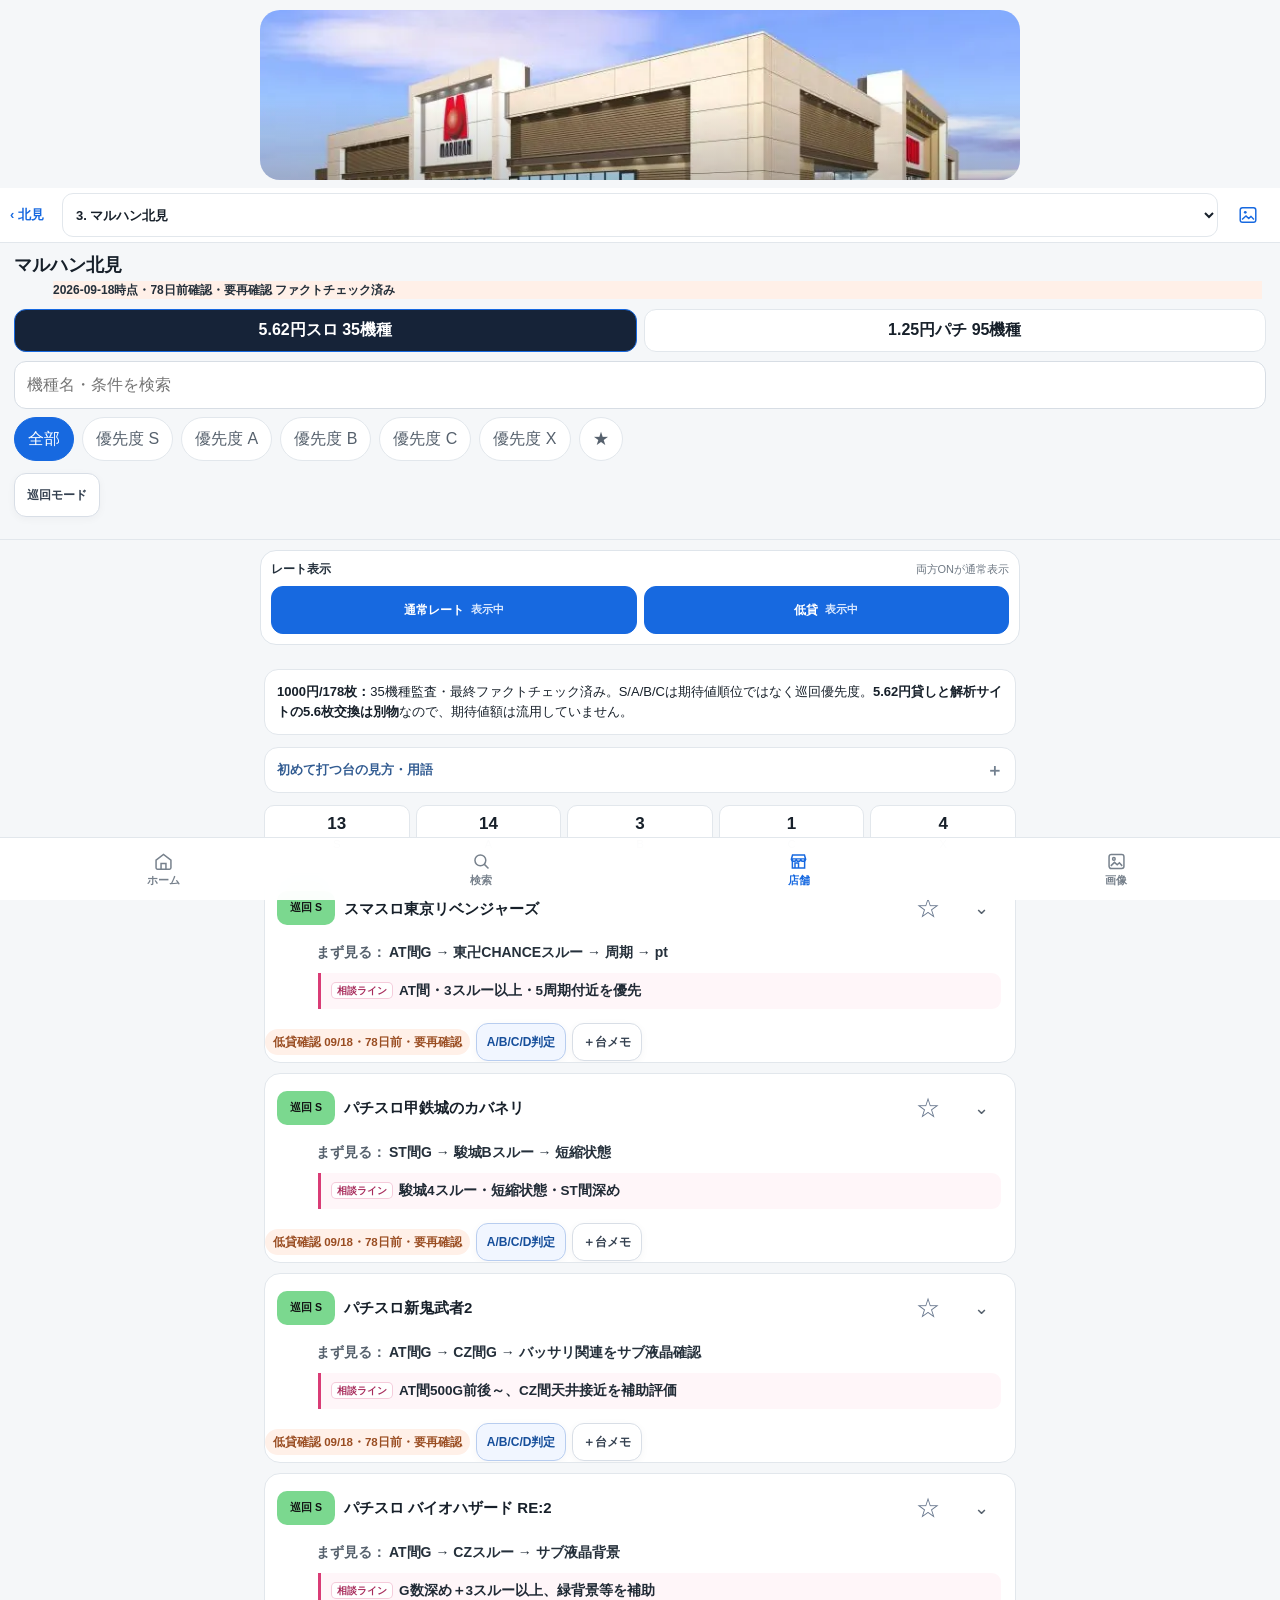
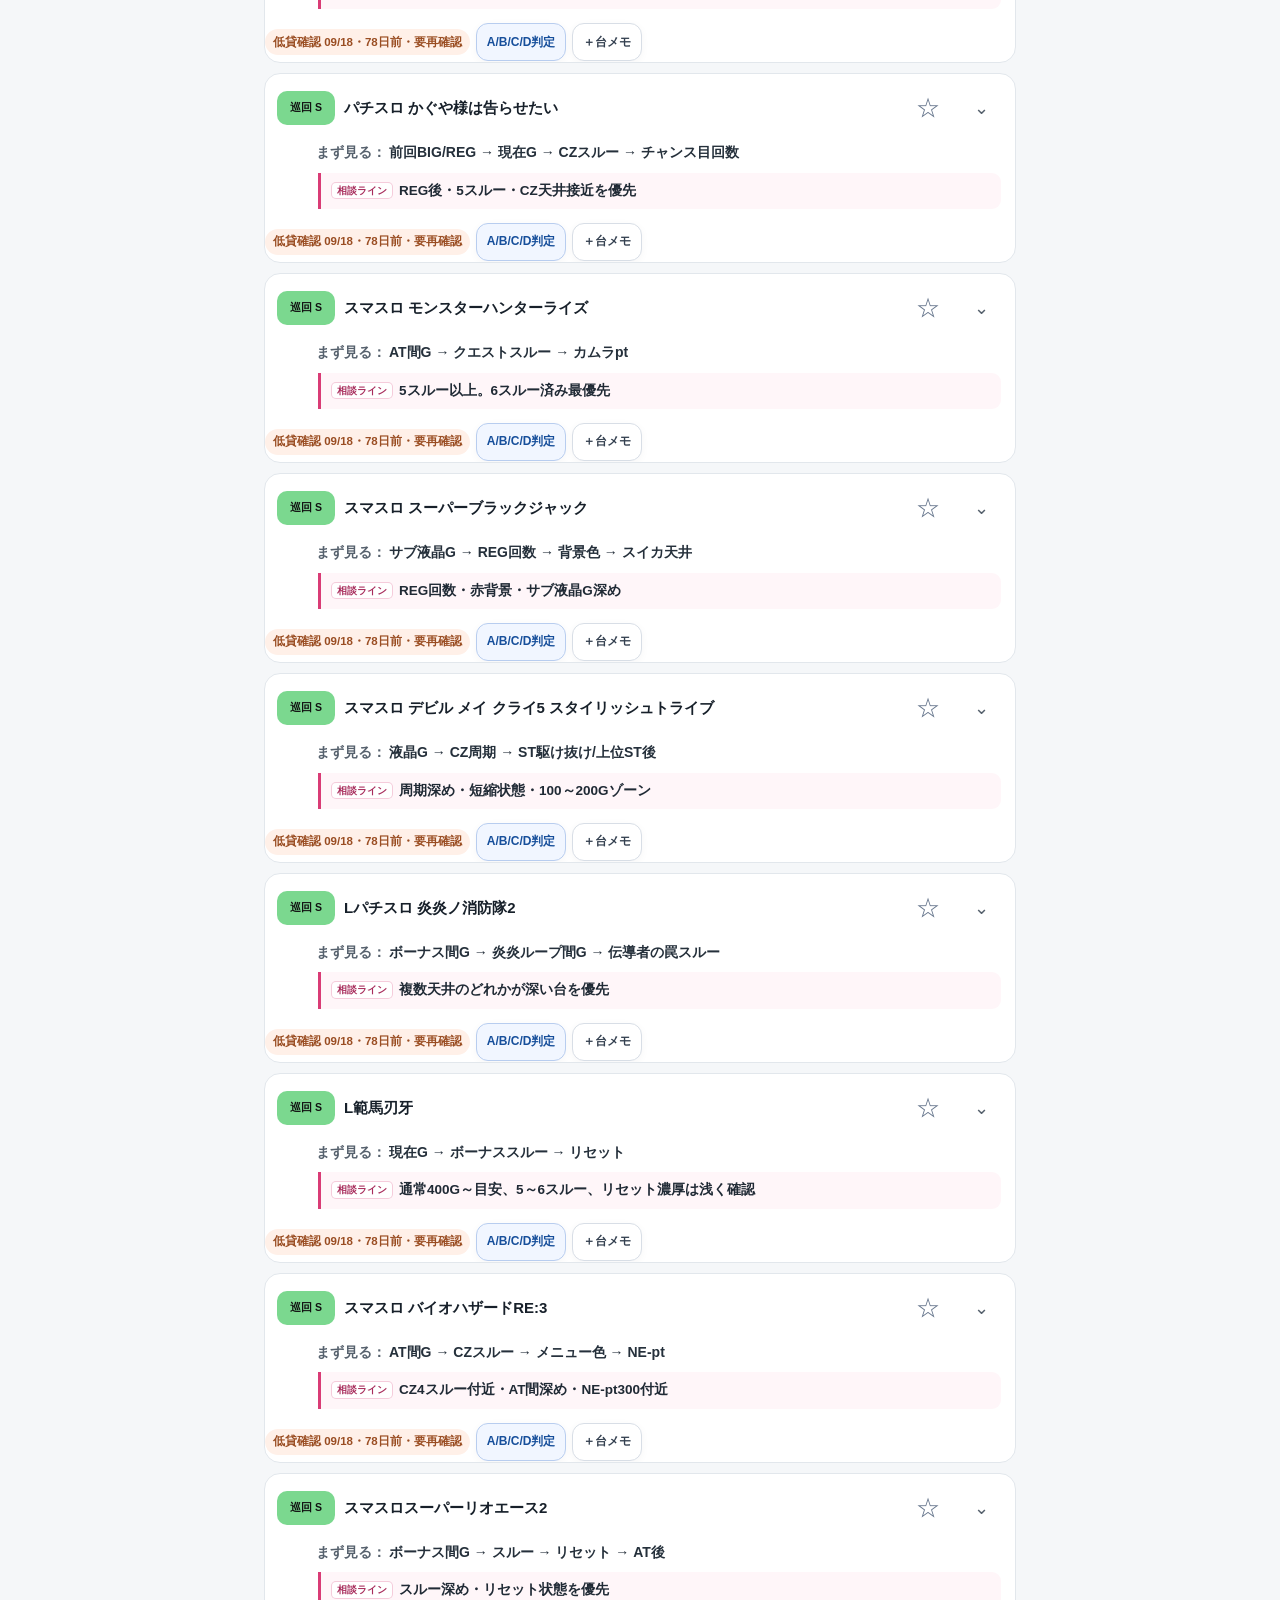
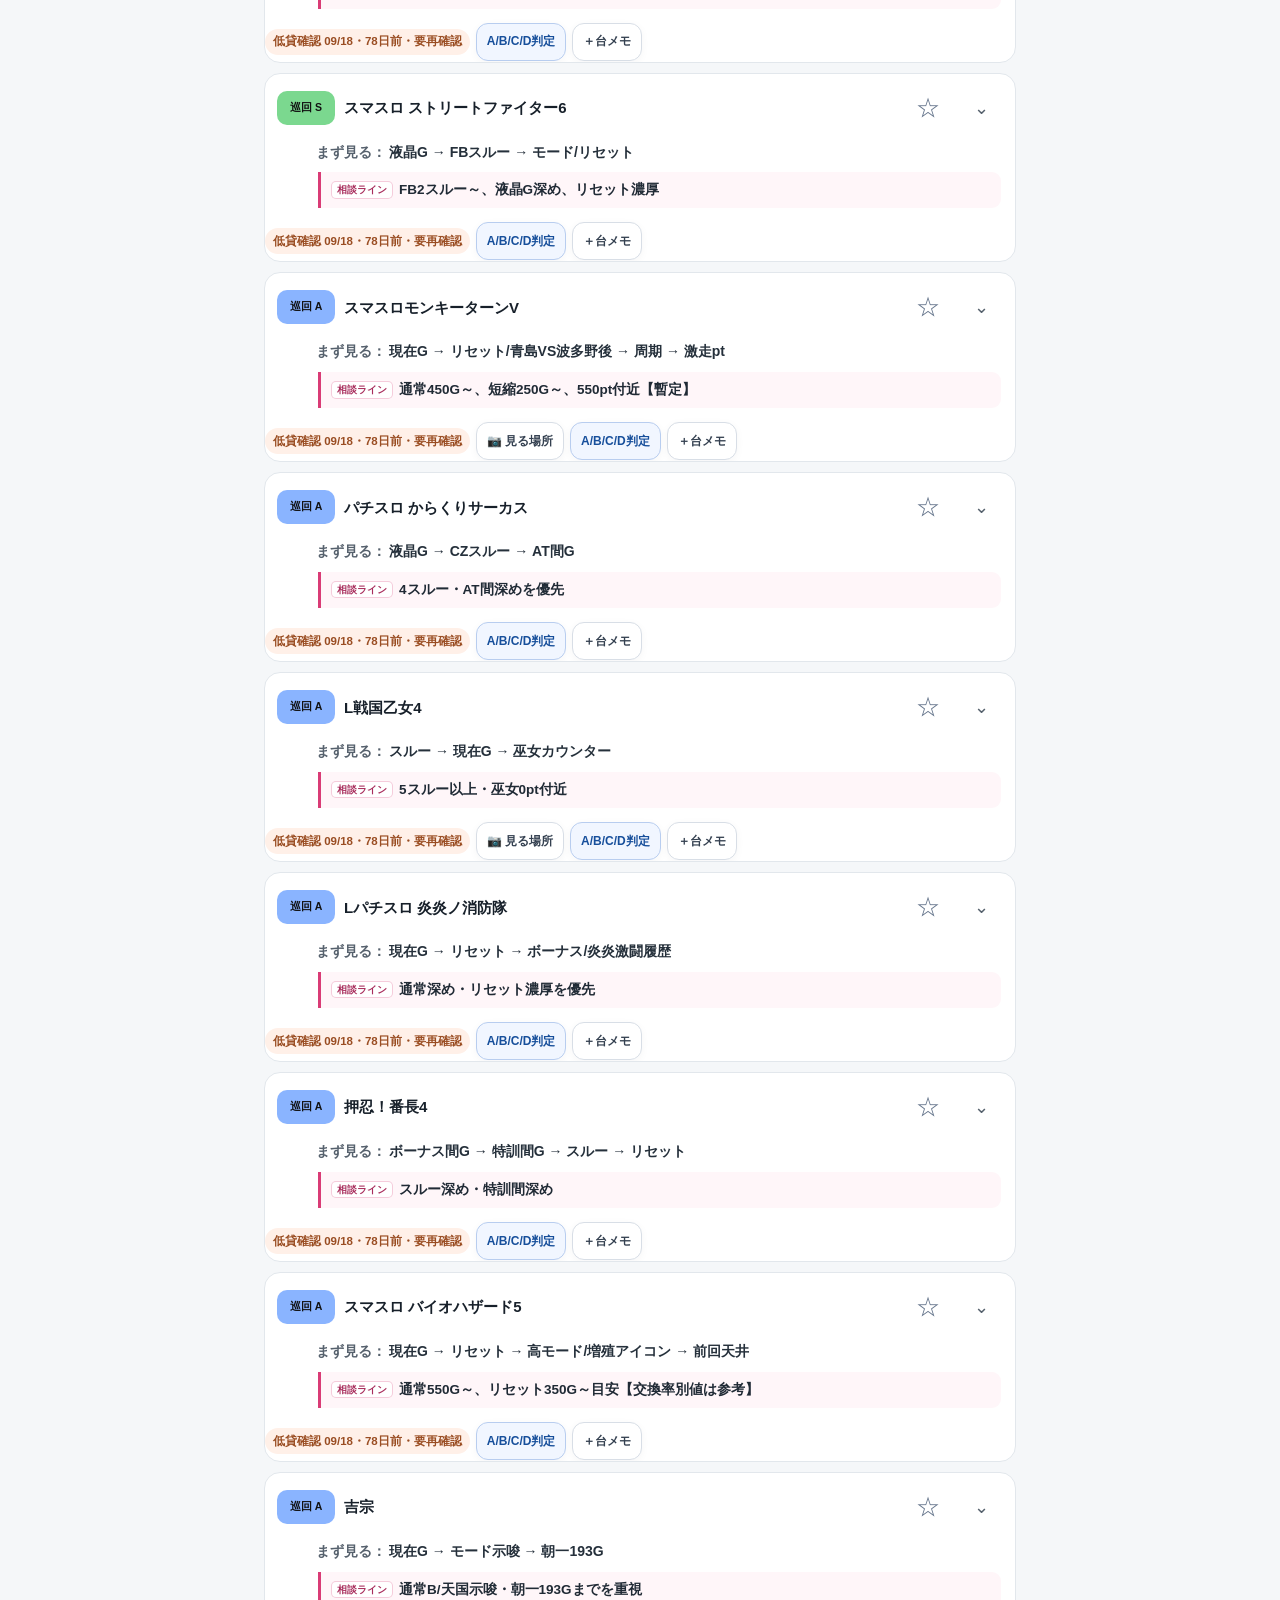
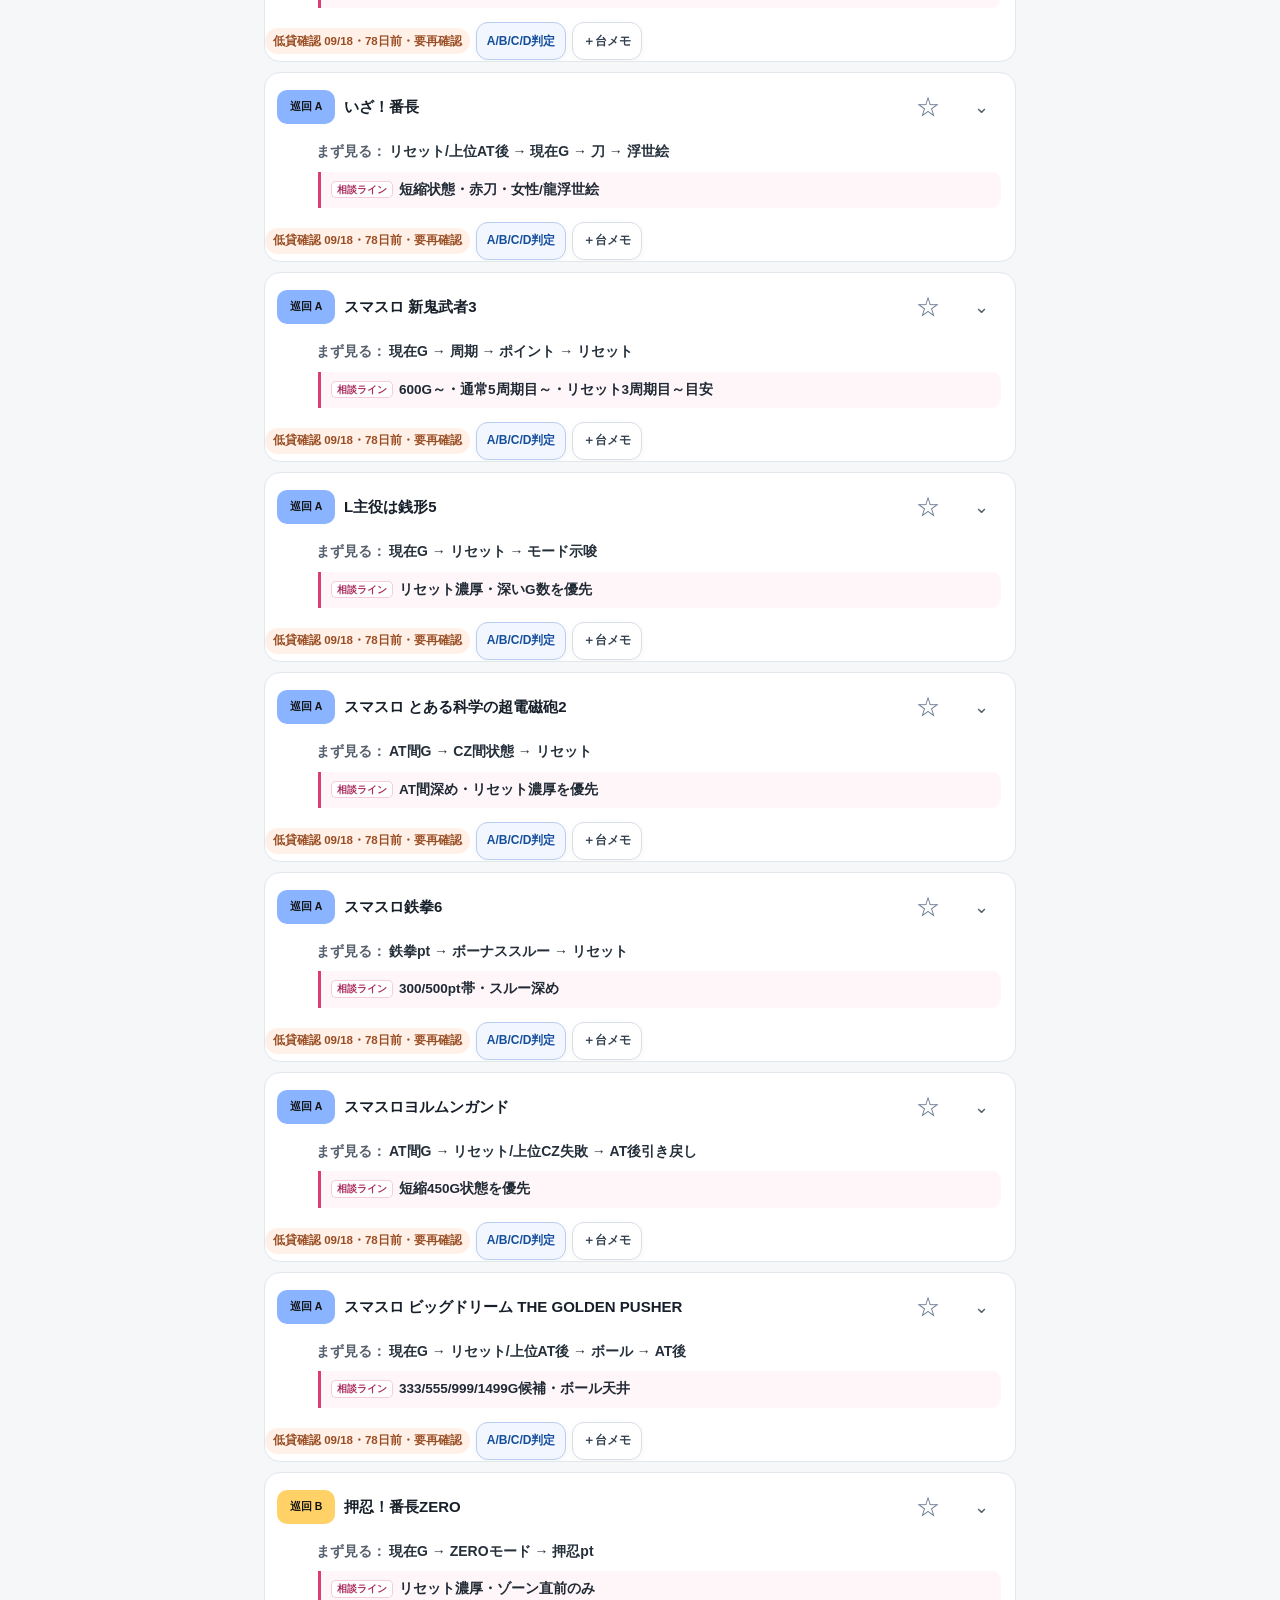
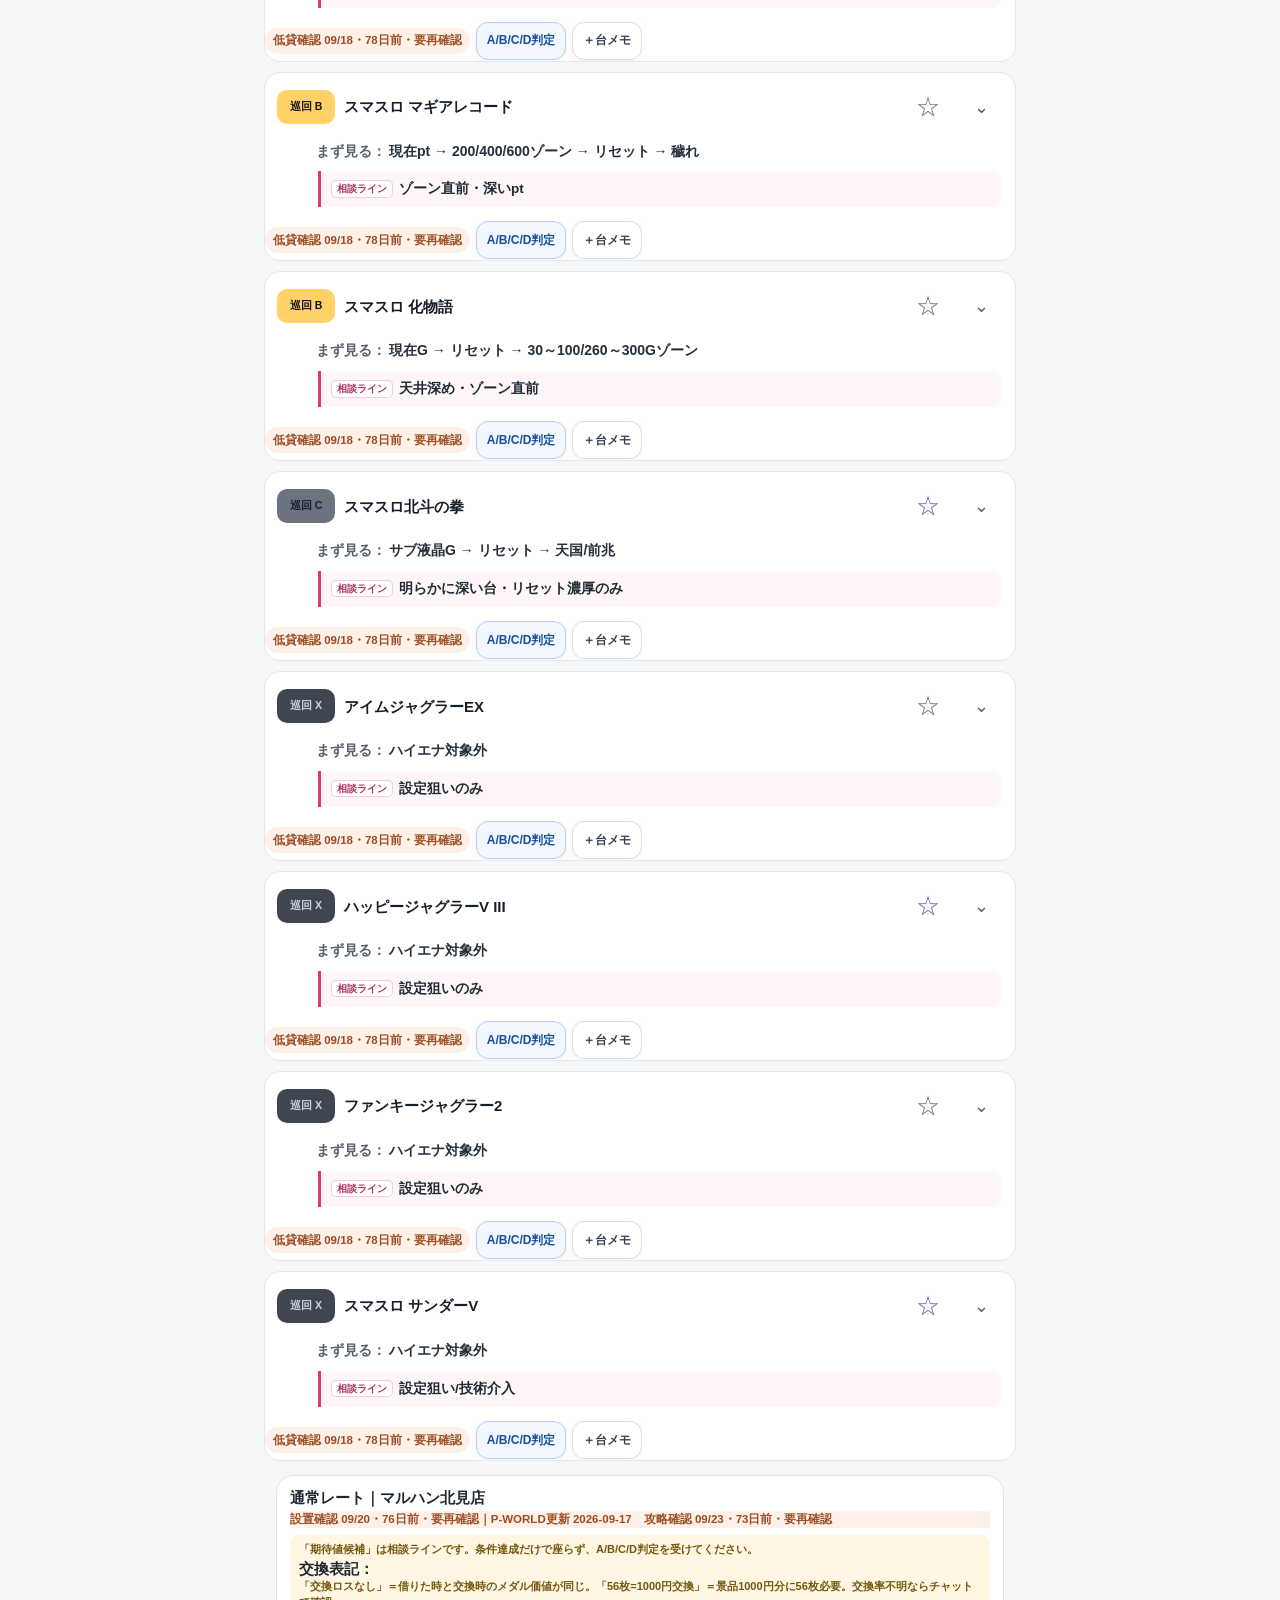
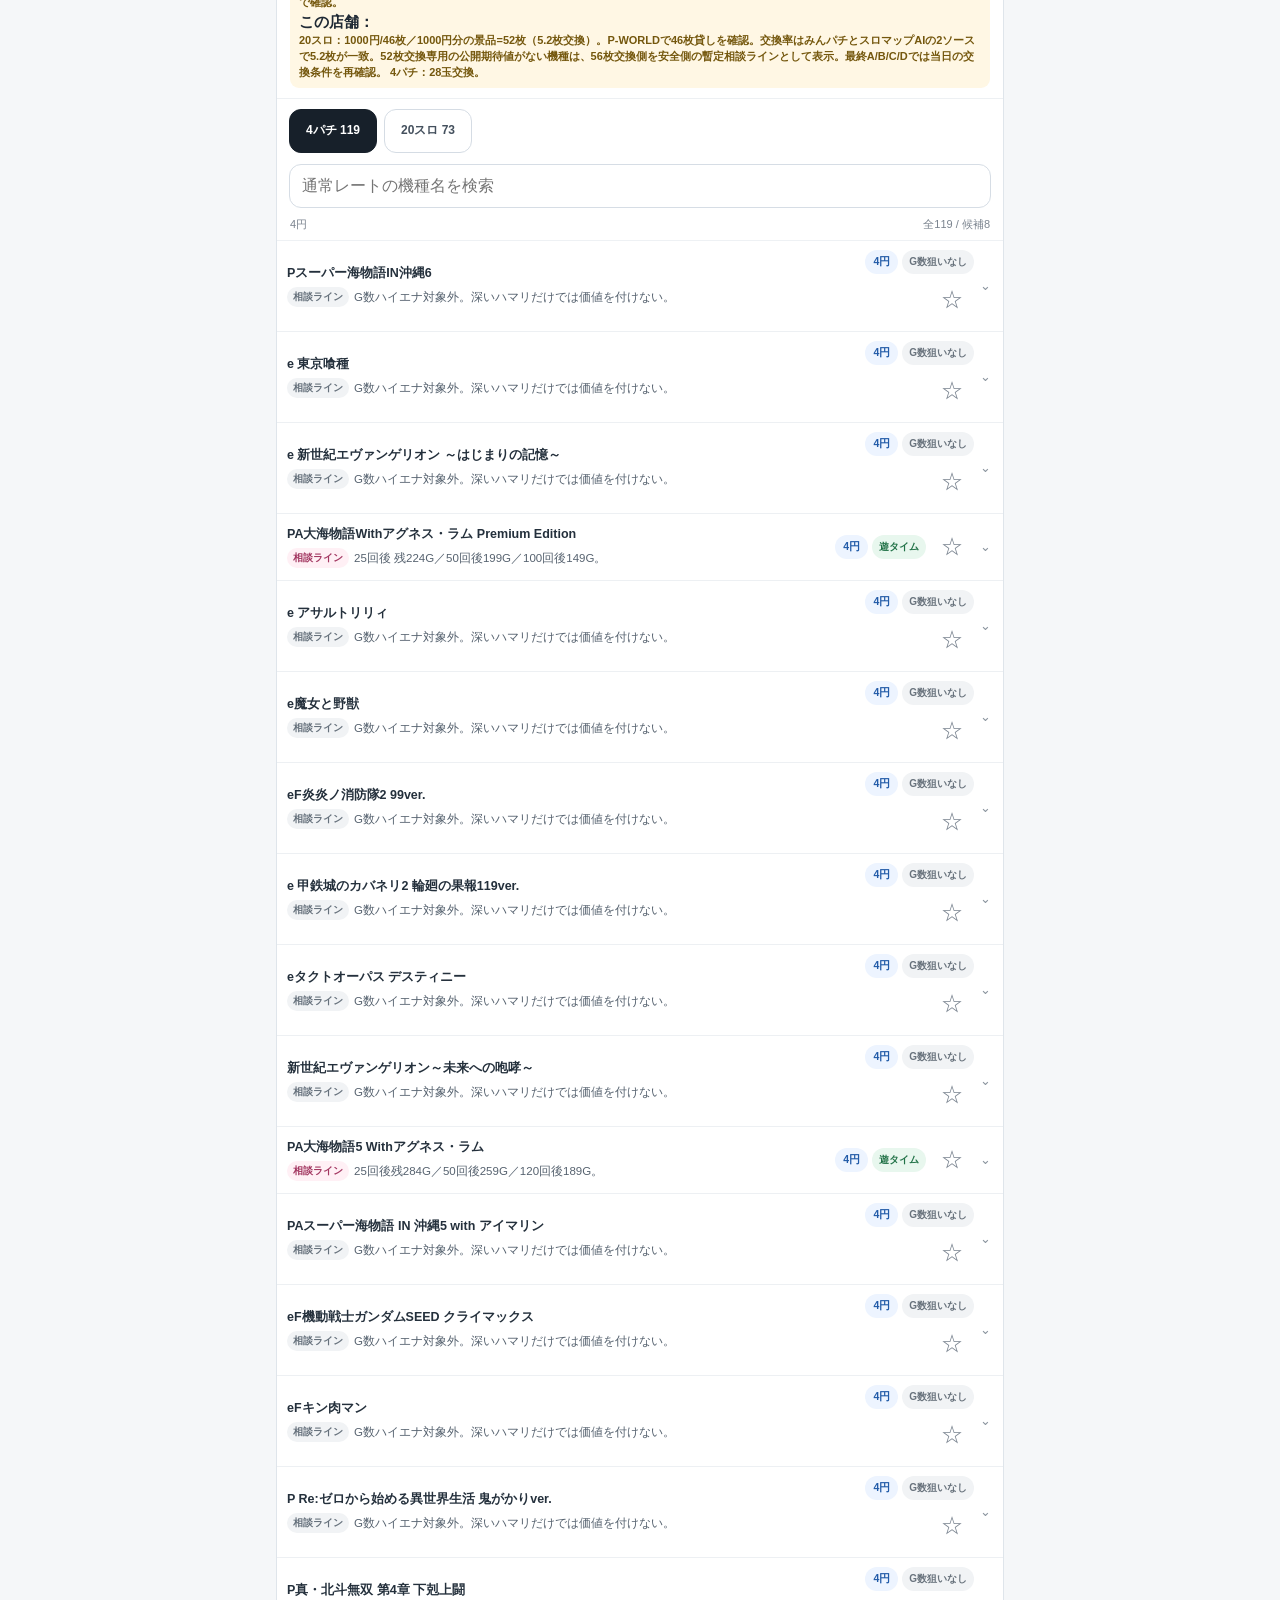
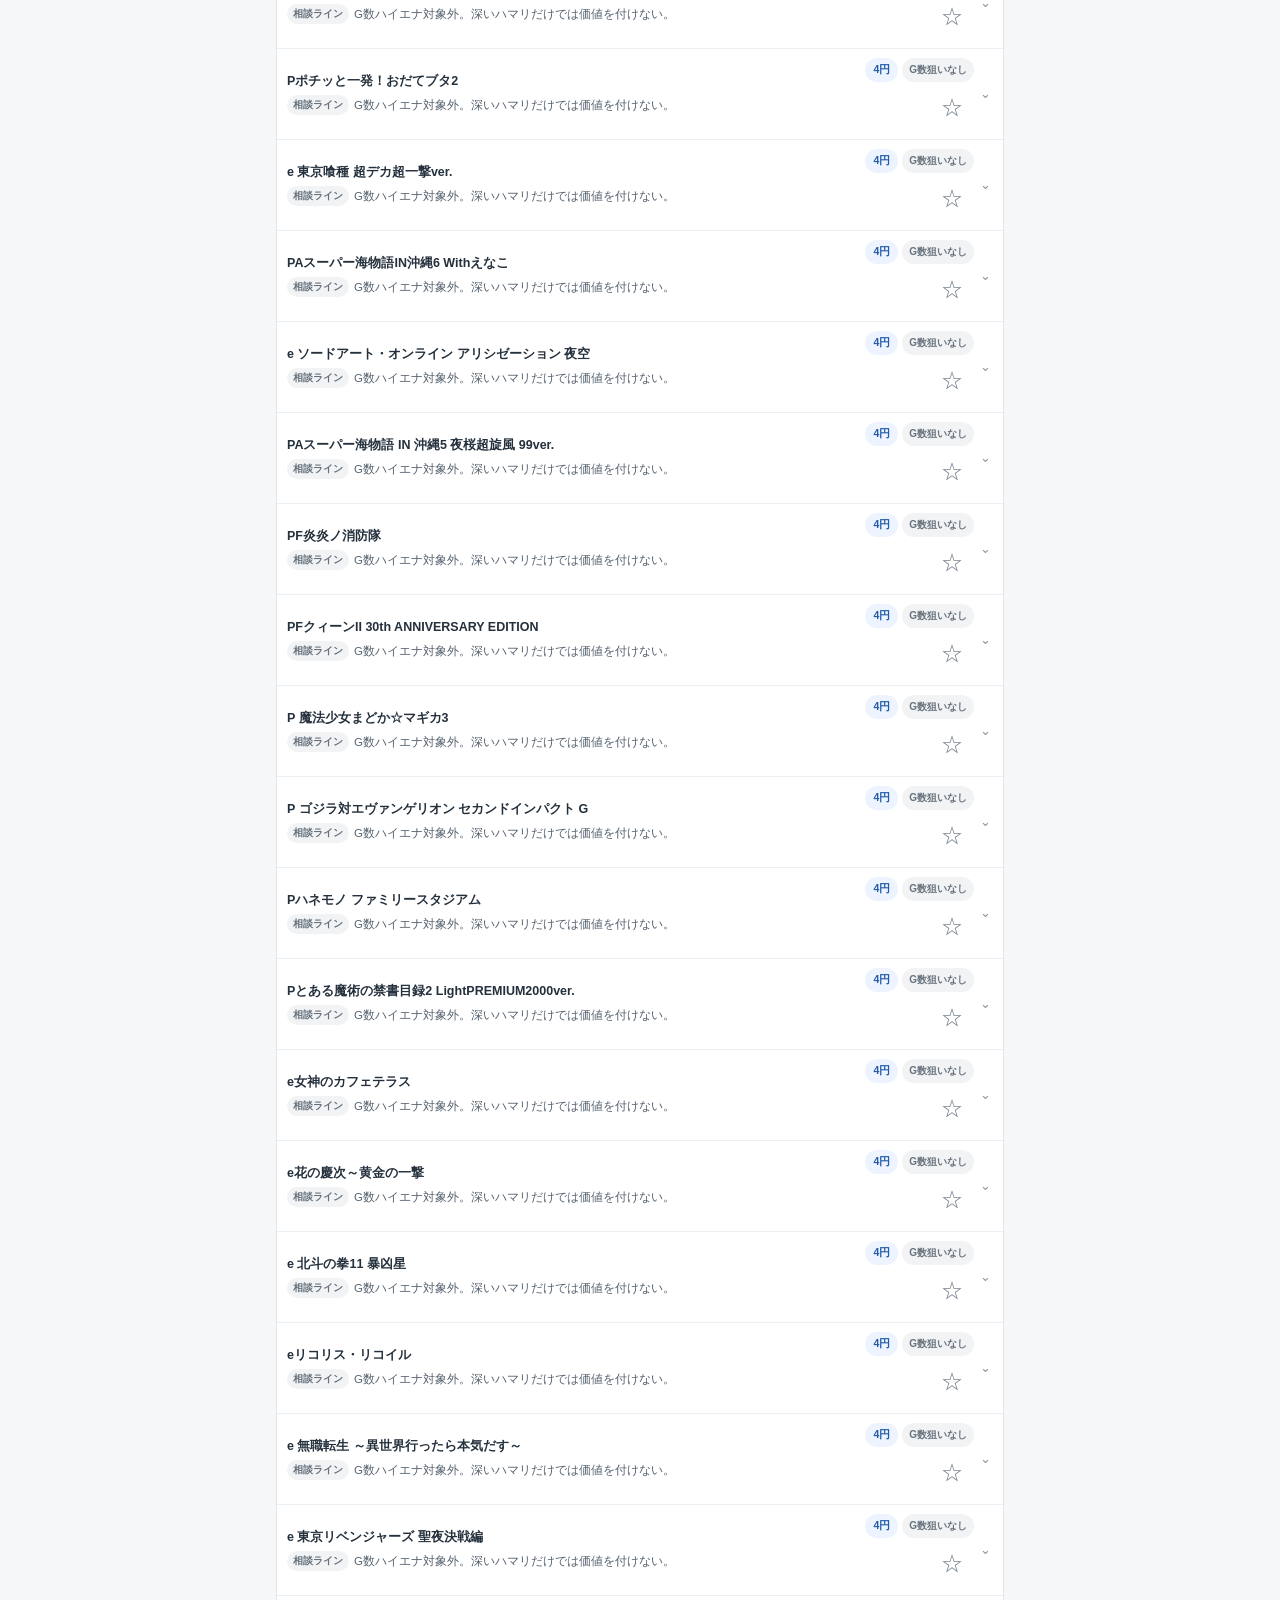
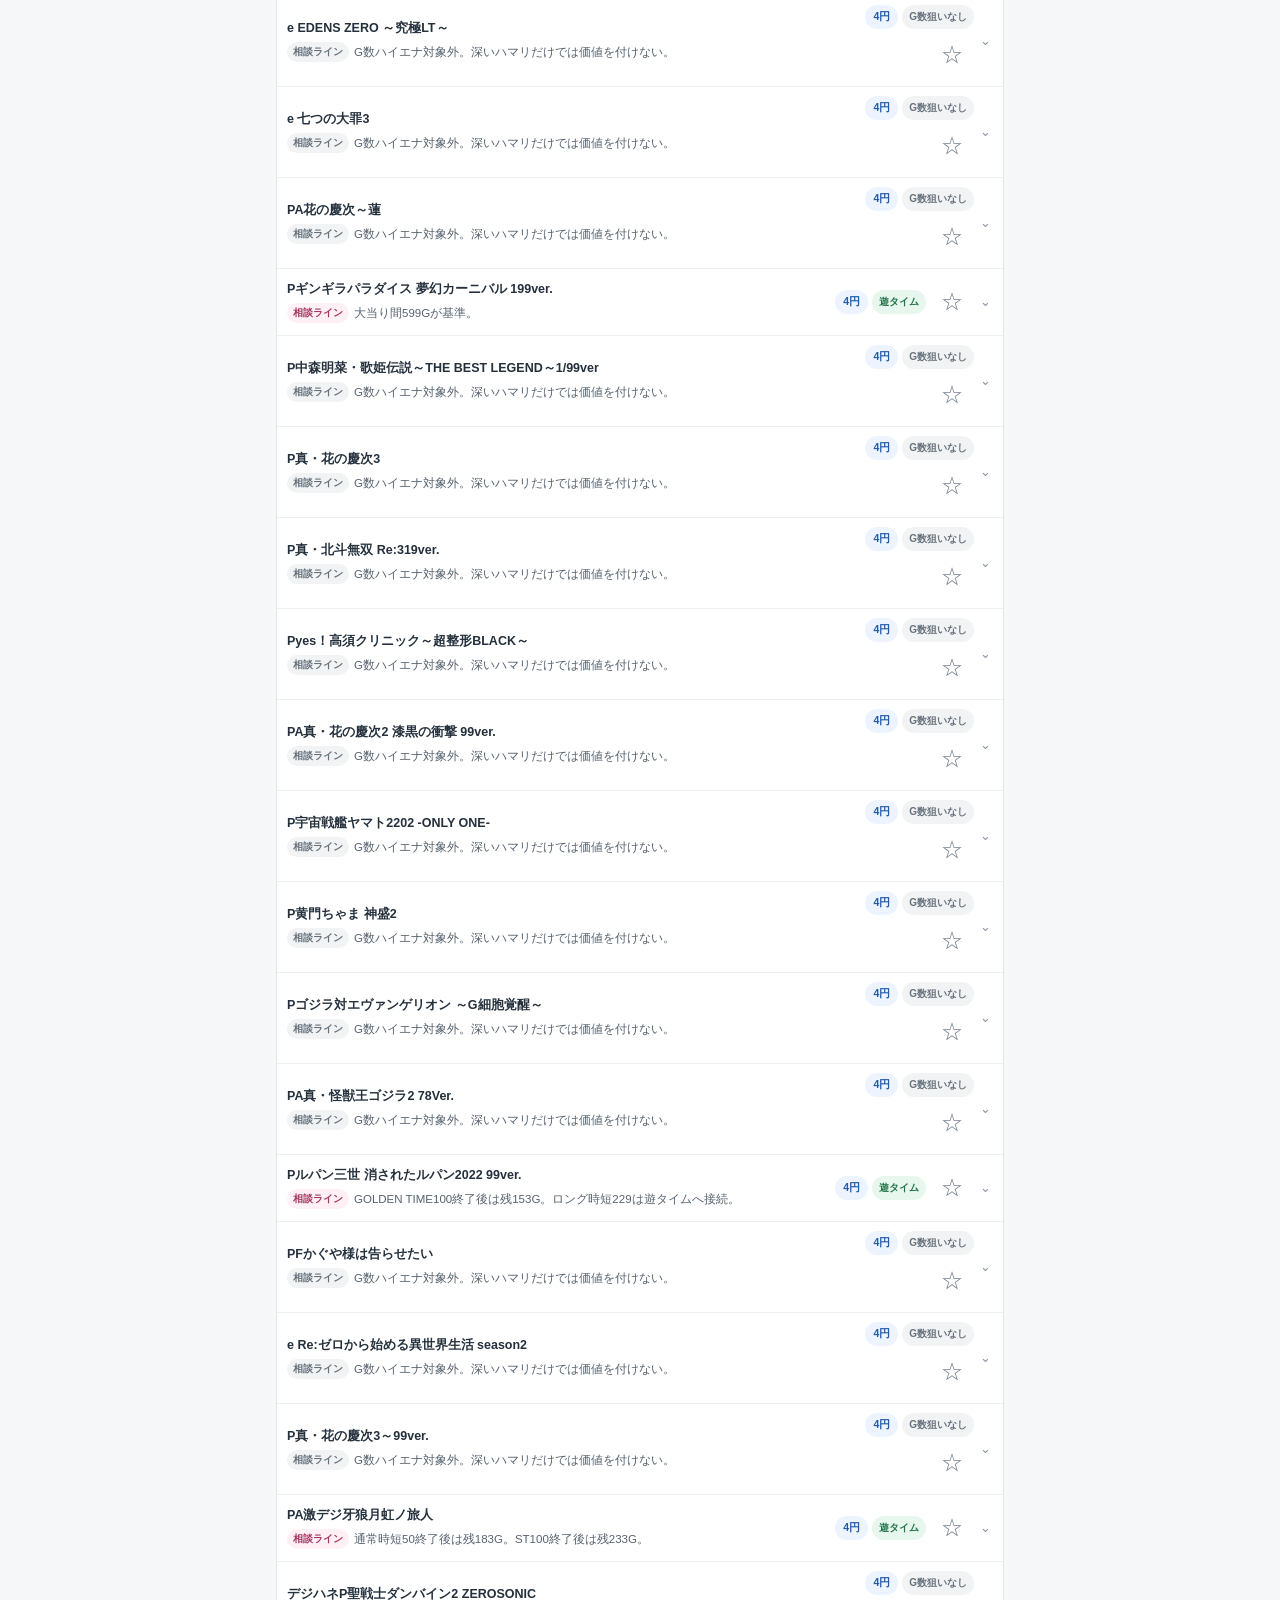
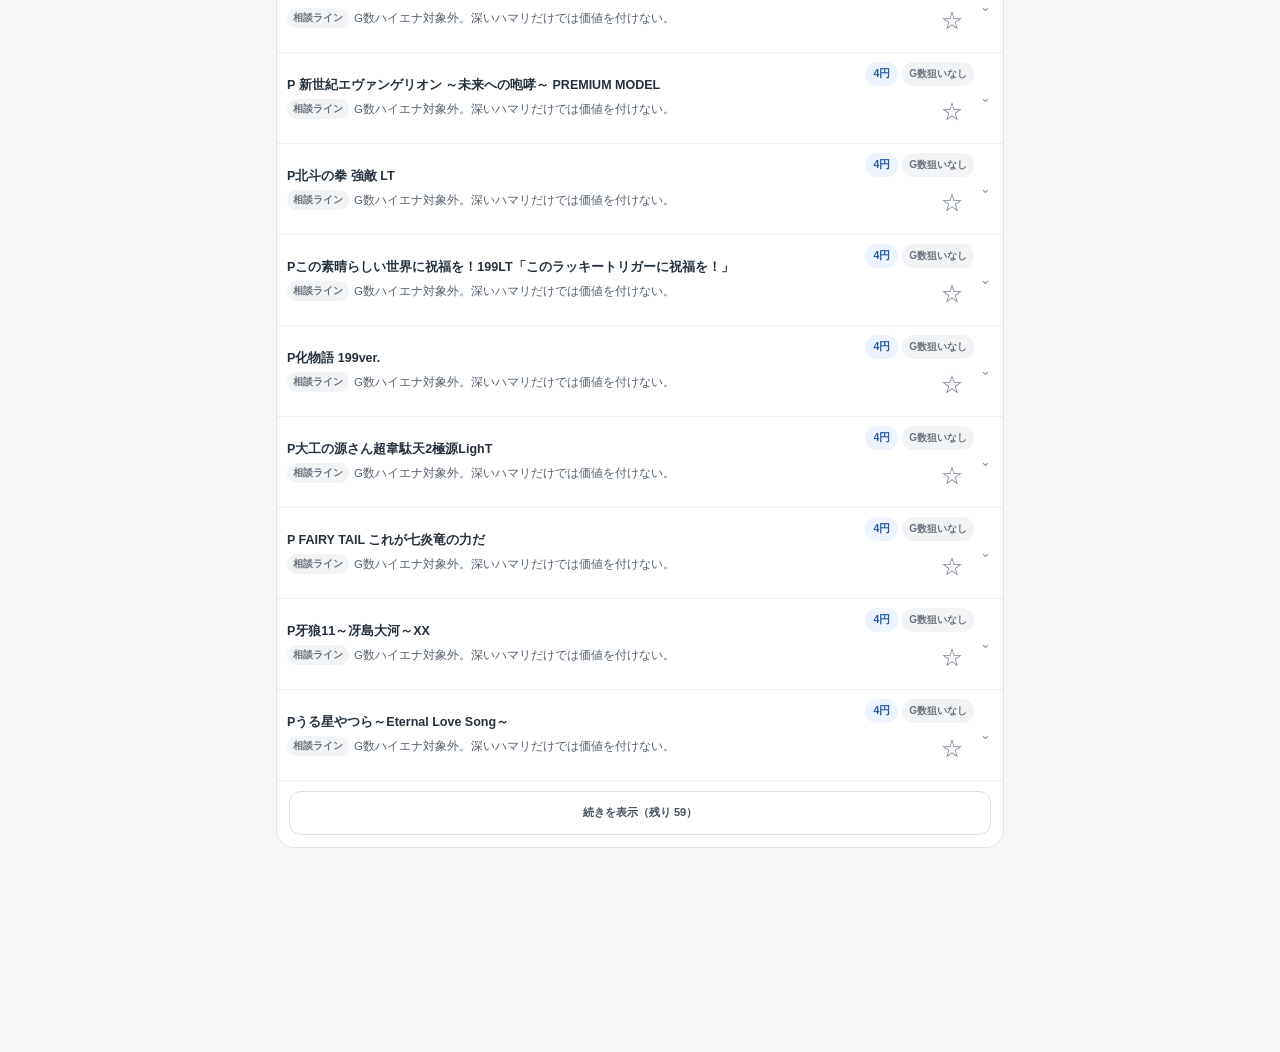
<file: maruhan_kitami_integrated_factchecked.html>
<!doctype html>
<html lang="ja">
<head>
<meta charset="utf-8">
<meta name="viewport" content="width=device-width,initial-scale=1,viewport-fit=cover">
<meta name="theme-color" content="#f4f6f9">
<title>マルハン北見店｜HALL SCAN</title>
<style>
:root{--bg:#0b0f14;--panel:#121821;--panel2:#171f2b;--line:#263244;--text:#eef3f8;--muted:#9aa7b6;--accent:#8ab4ff}
*{box-sizing:border-box}html{scroll-behavior:smooth}body{margin:0;background:var(--bg);color:var(--text);font-family:-apple-system,BlinkMacSystemFont,"Hiragino Sans","Yu Gothic",sans-serif;padding-bottom:94px}
header{position:sticky;top:0;z-index:20;background:rgba(11,15,20,.95);backdrop-filter:blur(14px);border-bottom:1px solid var(--line);padding:12px}
h1{font-size:18px;margin:0 0 4px}.sub{font-size:12px;color:var(--muted)}main{padding:12px}
.mode{display:grid;grid-template-columns:1fr 1fr;gap:7px;margin-top:10px}button{font:inherit}.mode button{padding:10px;border:1px solid var(--line);border-radius:12px;background:var(--panel);color:var(--text);font-weight:700}.mode button.active{border-color:var(--accent);background:#162338}
.search{width:100%;padding:12px;margin-top:9px;border:1px solid var(--line);border-radius:12px;background:var(--panel);color:var(--text);font-size:16px}
.filters{display:flex;gap:7px;overflow:auto;padding-top:8px}.filter{border:1px solid var(--line);background:var(--panel);color:var(--text);border-radius:999px;padding:8px 12px;white-space:nowrap}.filter.active{border-color:var(--accent);background:#162338}
.notice,.audit{background:#101722;border:1px solid var(--line);border-radius:14px;padding:12px;margin-bottom:12px;font-size:13px;line-height:1.55}
.card{background:var(--panel);border:1px solid var(--line);border-radius:16px;margin-bottom:10px;overflow:hidden}.head{display:flex;align-items:center;gap:9px;padding:12px}
.rank{min-width:34px;height:34px;border-radius:10px;display:grid;place-items:center;font-weight:800}.rank.S{color:#111;background:#7bd88f}.rank.A{color:#111;background:#8ab4ff}.rank.B{color:#111;background:#ffd166}.rank.C{background:#6b7280}.rank.X{background:#3f4651;color:#cbd5e1}
.name{flex:1;font-weight:750;font-size:15px;line-height:1.3}.star{border:0;background:transparent;color:#64748b;font-size:24px}.star.on{color:#ffd166}.toggle{border:0;background:transparent;color:var(--muted);font-size:18px}
.quick{padding:0 12px 12px;font-size:13px;line-height:1.5}.details{display:none;border-top:1px solid var(--line);padding:11px 12px 13px;background:var(--panel2)}.card.open .details{display:block}
.row{display:grid;grid-template-columns:74px 1fr;gap:9px;padding:6px 0;border-bottom:1px dashed #293446;font-size:13px;line-height:1.55}.row:last-child{border:0}.label{color:var(--muted);font-weight:700}.source{display:inline-block;margin-top:10px;color:var(--accent);text-decoration:none;font-size:13px}
h2{font-size:15px;margin:18px 2px 9px}.auditrow{display:grid;grid-template-columns:1fr auto;gap:8px;padding:7px 0;border-bottom:1px solid #202a38}.auditrow:last-child{border:0}.yes{color:#7bd88f;font-weight:700}.no{color:#778596}
.stats{display:grid;grid-template-columns:repeat(5,1fr);gap:6px;margin-bottom:12px}.stat{background:var(--panel);border:1px solid var(--line);border-radius:10px;padding:8px;text-align:center}.stat b{display:block;font-size:17px}.stat span{font-size:10px;color:var(--muted)}
.bottom{position:fixed;left:0;right:0;bottom:0;z-index:30;background:rgba(15,20,27,.96);backdrop-filter:blur(14px);border-top:1px solid var(--line);padding:7px 8px calc(7px + env(safe-area-inset-bottom));display:grid;grid-template-columns:repeat(4,1fr)}.bottom button{border:0;background:transparent;color:var(--muted);font-size:11px;padding:7px 2px}.bottom b{display:block;color:var(--text);font-size:16px}
@media(min-width:760px){header,main{max-width:760px;margin:auto}}

/* iPhone/mobile shell: no iframe, true viewport width */
html,body{width:100%;max-width:100%;overflow-x:hidden}
body{min-height:100dvh;padding-bottom:max(104px,calc(86px + env(safe-area-inset-bottom)))!important}
header{width:100%!important;max-width:none!important;margin:0!important;padding-top:calc(10px + env(safe-area-inset-top))!important;padding-left:max(10px,env(safe-area-inset-left))!important;padding-right:max(10px,env(safe-area-inset-right))!important}
main{width:100%!important;max-width:780px!important;margin-left:auto!important;margin-right:auto!important;padding-left:max(12px,env(safe-area-inset-left))!important;padding-right:max(12px,env(safe-area-inset-right))!important}
.globalnav{display:flex;align-items:center;gap:6px;margin-bottom:8px;overflow:auto;scrollbar-width:none}.globalnav::-webkit-scrollbar,.storetabs::-webkit-scrollbar{display:none}.globalnav a{flex:0 0 auto;text-decoration:none;color:var(--text,var(--t,#eef3f8));border:1px solid var(--line,var(--l,#263244));background:var(--panel,var(--p,#121821));border-radius:999px;padding:6px 9px;font-size:11px;font-weight:750;line-height:1.2}.globalnav .spacer{flex:1}
.storetabs{display:flex;gap:6px;overflow-x:auto;margin-top:9px;padding-bottom:2px;scrollbar-width:none}.storetab{flex:0 0 auto;text-decoration:none;color:var(--text,var(--t,#eef3f8));border:1px solid var(--line,var(--l,#263244));background:var(--panel,var(--p,#121821));border-radius:999px;padding:7px 9px;font-size:11px;white-space:nowrap;line-height:1.2}.storetab.active{border-color:var(--accent,var(--a,#8ab4ff));background:#162338}
.bottom,nav.bottom{padding-bottom:calc(8px + max(env(safe-area-inset-bottom),18px))!important;padding-left:max(6px,env(safe-area-inset-left))!important;padding-right:max(6px,env(safe-area-inset-right))!important}
img,video,canvas,svg{max-width:100%;height:auto}.name,.quick,.row>*,.notice,.sub,.detail,.details,.card{overflow-wrap:anywhere;word-break:normal;min-width:0}input,button,select,textarea{max-width:100%}
@media(max-width:430px){h1{font-size:17px!important}.sub{font-size:11px!important}.storetab{font-size:10.5px;padding:7px 8px}}

</style>
<meta name="apple-mobile-web-app-capable" content="yes"><meta name="apple-mobile-web-app-status-bar-style" content="default"><meta name="color-scheme" content="light">
<link rel="stylesheet" href="./app-v2.css">
<link rel="manifest" href="./manifest.webmanifest"><link rel="apple-touch-icon" href="./apple-touch-icon.png"><link rel="stylesheet" href="./app-v3.css"><link rel="stylesheet" href="./hallscan-v315.css"><script src="./fullrate-data-v314.js"></script>
<script src="./machine-strategy-v315.js"></script></head>
<body class="v2-store"><div class="v32-storeHero"><img src="./maruhan-kitami.webp" alt="" fetchpriority="high" onerror="this.closest('.v32-storeHero').hidden=true"><div class="v32-storeHeroShade"></div></div><nav class="v2-appbar"><a class="v2-back" href="./stores.html#kitami">‹ 北見</a><select class="v2-store-select" aria-label="北見の店舗を切替" onchange="if(this.value)location.href=this.value"><option value="./kitami_himawari_integrated_factchecked.html">1. 北見ひまわり</option><option value="./daigoro_z_integrated_factchecked.html">2. DAIGORO Z</option><option value="./maruhan_kitami_integrated_factchecked.html" selected>3. マルハン北見</option><option value="./maruhan_tanno_integrated_factchecked.html">4. マルハン端野</option><option value="./dynam_kitami_integrated_factchecked.html">5. ダイナム北見</option><option value="./daigoro_x_integrated_factchecked.html">6. DAIGORO X</option><option value="./royal_kitami_integrated_factchecked.html">7. ロイヤル北見</option><option value="./aurora_kitami_integrated_factchecked.html">8. オーロラ北見</option><option value="./towa_kitami_integrated_factchecked.html">9. 東和 北見</option><option value="./daiman_integrated_factchecked.html">10. ダイマン留辺蘂</option></select><a class="v2-tool" href="./visual-guide.html" aria-label="画像ガイド"><svg viewBox="0 0 24 24" aria-hidden="true"><rect x="3.5" y="4" width="17" height="16" rx="2.5" fill="none" stroke="currentColor" stroke-width="1.6"/><circle cx="9" cy="9" r="1.5" fill="currentColor"/><path d="m5.5 17 4.2-4 3.1 2.8 2.5-2.3 3.2 3.5" fill="none" stroke="currentColor" stroke-width="1.6" stroke-linejoin="round"/></svg></a></nav>
<header><h1>マルハン北見</h1>
<div class="sub">2026-09-18 ファクトチェック済み</div>
<div class="mode">
<button id="slotBtn" class="active" onclick="setMode('slot')">5.62円スロ 35機種</button>
<button id="pachiBtn" onclick="setMode('pachi')">1.25円パチ 95機種</button>
</div>
<input id="search" class="search" type="search" placeholder="機種名・条件を検索">
<div class="filters">
<button class="filter active" data-rank="ALL">全部</button>
<button class="filter" data-rank="S">S</button><button class="filter" data-rank="A">A</button>
<button class="filter" data-rank="B">B</button><button class="filter" data-rank="C">C</button>
<button class="filter" data-rank="X">対象外</button><button class="filter" data-rank="FAV">★</button>
</div>
</header>

<main>
<div id="notice" class="notice"></div><details class="v311-help"><summary>初めて打つ台の見方・用語</summary><div class="v311-helpbody"><p><b>読み順：</b>「まず見る」→「座る目安」→必要なら詳細。矢印（→）は左から確認します。</p><div class="v311-glossary"><span><b>G</b> ゲーム数</span><span><b>液晶G</b> 台の画面に出るG数</span><span><b>実G</b> 実際に消化したG数</span><span><b>AT</b> 出玉を増やすメイン区間</span><span><b>CZ</b> AT・ボーナス等へのチャンス区間</span><span><b>AT間/CZ間</b> 前回のAT/CZからの経過</span><span><b>スルー</b> 次の当たり等につながらず終わった回数</span><span><b>pt</b> ポイント</span><span><b>BIG/REG</b> ボーナスの種類</span><span><b>BC/BT</b> バジリスク系のボーナス/AT名称</span><span><b>リセット</b> 設定変更などで内部状態が初期化された状態</span><span><b>ST</b> 大当り確率が高い区間</span><span><b>時短</b> 電サポ付きの通常確率区間（機種ごとの例外あり）</span><span><b>RAMクリア</b> 内部カウントが初期化された状態</span><span><b>宵越し</b> 前日から内部カウントが引き継がれた状態</span><span><b>示唆</b> 内部状態のヒント。確定とは限らない</span></div><p class="v311-caution"><b>迷ったら見送る：</b>ST/時短やリセット状態など、カードに必要な条件を判別できない台は残りGを推測して打たない。</p></div></details>
<div id="stats" class="stats"></div>
<section id="cards"></section>
<div id="auditwrap" style="display:none">
<h2>1.25円パチ 全95機種監査一覧</h2>
<div id="audit" class="audit"></div>
</div>
</main>

<nav class="v21-dock" aria-label="メインナビ"><a class="" href="./index.html"><svg viewBox="0 0 24 24" fill="none" stroke="currentColor"><path d="M3.5 10.5 12 3.8l8.5 6.7v8.7a1.6 1.6 0 0 1-1.6 1.6H5.1a1.6 1.6 0 0 1-1.6-1.6z"/><path d="M9.2 20.8v-6.6h5.6v6.6"/></svg><span>ホーム</span></a><a class="" href="./search.html"><svg viewBox="0 0 24 24" fill="none" stroke="currentColor"><circle cx="10.7" cy="10.7" r="6.2"/><path d="m15.3 15.3 4.7 4.7"/></svg><span>検索</span></a><a class="active" href="./stores.html"><svg viewBox="0 0 24 24" fill="none" stroke="currentColor"><path d="M4 9h16l-1.2-4.5H5.2z"/><path d="M5 9v10.5h14V9M8 19.5v-5.8h4v5.8"/><path d="M4 9c0 1.5 1.2 2.7 2.7 2.7S9.4 10.5 9.4 9c0 1.5 1.2 2.7 2.6 2.7S14.6 10.5 14.6 9c0 1.5 1.2 2.7 2.7 2.7S20 10.5 20 9"/></svg><span>店舗</span></a><a class="" href="./visual-guide.html"><svg viewBox="0 0 24 24" fill="none" stroke="currentColor"><rect x="3.5" y="4" width="17" height="16" rx="2.5"/><circle cx="9" cy="9" r="1.5"/><path d="m5.5 17 4.2-4 3.1 2.8 2.5-2.3 3.2 3.5"/></svg><span>画像</span></a></nav>

<script>
const slots=[{"name": "スマスロ東京リベンジャーズ", "rank": "S", "check": "AT間G → 東卍CHANCEスルー → 周期 → pt", "target": "AT間・3スルー以上・5周期付近を優先", "ceiling": "AT間1190G＋α／最大6周期／4スルー後は次回初当たりAT", "short": "設定変更時AT間900G＋α", "stop": "AT/CHANCE後はノイズ・前兆・周期示唆確認", "note": "東卍CHANCEではAT間Gをリセットしない", "source": "https://nana-press.com/kaiseki/machine/1014/31676/"}, {"name": "パチスロ甲鉄城のカバネリ", "rank": "S", "check": "ST間G → 駿城Bスルー → 短縮状態", "target": "駿城4スルー・短縮状態・ST間深め", "ceiling": "通常1000G＋α／駿城B4スルー後5回目でEPB=ST", "short": "設定変更・美馬ST後・ST単発後650G＋α", "stop": "ST終了後、短縮条件なら次回STまで検討", "note": "駿城BではG数天井リセットなし", "source": "https://nana-press.com/post/1570364"}, {"name": "パチスロ新鬼武者2", "rank": "S", "check": "AT間G → CZ間G → バッサリ関連をサブ液晶確認", "target": "AT間500G前後～、CZ間天井接近を補助評価", "ceiling": "AT間1000G＋α／CZ間333G", "short": "CZ状態・モード示唆を補助", "stop": "AT後は基本状態確認後ヤメ", "note": "サブ液晶でAT間・CZ関連を確認できる", "source": "https://nana-press.com/post/1570869"}, {"name": "パチスロ バイオハザード RE:2", "rank": "S", "check": "AT間G → CZスルー → サブ液晶背景", "target": "G数深め＋3スルー以上、緑背景等を補助", "ceiling": "AT間1000G＋α／CZ最大7スルー後の次回でAT", "short": "スルー天井振分は示唆あり", "stop": "AT終了後は示唆確認後ヤメ", "note": "青背景単独は弱い。緑以上やG数との組み合わせ重視", "source": "https://nana-press.com/post/1574403"}, {"name": "パチスロ かぐや様は告らせたい", "rank": "S", "check": "前回BIG/REG → 現在G → CZスルー → チャンス目回数", "target": "REG後・5スルー・CZ天井接近を優先", "ceiling": "BIG後1100G＋α／REG後900G＋α／CZ7スルー後→8回目CZでBIG以上", "short": "設定変更時800G＋α。CZは最大4スルー後→5回目でBIG以上", "stop": "引き戻し・CZ天井・前回ボーナス種別確認", "note": "BIG/REGでG数天井が異なる。チャンス目カウンター天井も確認。", "source": "https://nana-press.com/kaiseki/machine/804/23722/"}, {"name": "スマスロ モンスターハンターライズ", "rank": "S", "check": "AT間G → クエストスルー → カムラpt", "target": "5スルー以上。6スルー済み最優先", "ceiling": "999G＋α／クエスト6スルー後7回目成功＋赤7以上", "short": "朝イチ・上位AT後はテーブル優遇を確認", "stop": "AT後1G目・終了画面・テーブル示唆確認", "note": "メニューからクエスト履歴確認", "source": "https://nana-press.com/kaiseki/machine/837/25431/"}, {"name": "スマスロ スーパーブラックジャック", "rank": "S", "check": "サブ液晶G → REG回数 → 背景色 → スイカ天井", "target": "REG回数・赤背景・サブ液晶G深め", "ceiling": "通常999G＋α／BIG間REG最大4回→次回BIG", "short": "設定変更または初当たりBIG後RCスルーで666G＋α", "stop": "RC・スイカ示唆確認", "note": "REGではG数天井リセットなし", "source": "https://nana-press.com/kaiseki/machine/876/27137/"}, {"name": "スマスロ デビル メイ クライ5 スタイリッシュトライブ", "rank": "S", "check": "液晶G → CZ周期 → ST駆け抜け/上位ST後", "target": "周期深め・短縮状態・100～200Gゾーン", "ceiling": "液晶最大1000G＋α／周期9スルー後→10周期目でCZ", "short": "設定変更・ST駆け抜け・上位ST終了後は最大800G＋α", "stop": "ステージ・ボーナスレベル示唆確認", "note": "CZ非経由のボーナスでは周期数を引き継ぐ。液晶Gと実Gのズレに注意。", "source": "https://nana-press.com/kaiseki/machine/959/29920/"}, {"name": "Lパチスロ 炎炎ノ消防隊2", "rank": "S", "check": "ボーナス間G → 炎炎ループ間G → 伝導者の罠スルー", "target": "複数天井のどれかが深い台を優先", "ceiling": "ボーナス間850G＋α／炎炎ループ間2000G＋α／伝導者の罠5スルー後→6回目SPECIAL EP BONUS", "short": "設定変更時はボーナス間650G＋α／炎炎ループ間1500G＋α", "stop": "炎炎ループ・前兆示唆確認", "note": "『炎炎ループ間』ではなく炎炎激闘チャンス間天井として管理。", "source": "https://nana-press.com/kaiseki/machine/1088/34535/"}, {"name": "L範馬刃牙", "rank": "S", "check": "現在G → ボーナススルー → リセット", "target": "通常400G～目安、5～6スルー、リセット濃厚は浅く確認", "ceiling": "最大700G＋α／6スルー後7回目でAT", "short": "設定変更時は基本200G＋αへ短縮。ボーナススルー天井も再抽選", "stop": "AT後は引き戻し『大都会』確認", "note": "通常は最大700G＋α／6スルー後7回目AT。朝一は200Gゾーンを必ず確認。", "source": "https://nana-press.com/kaiseki/machine/1098/34930/"}, {"name": "スマスロ バイオハザードRE:3", "rank": "S", "check": "AT間G → CZスルー → メニュー色 → NE-pt", "target": "CZ4スルー付近・AT間深め・NE-pt300付近", "ceiling": "AT間1000G＋α／最大6スルー後7回目CZでAT", "short": "設定変更時650G＋α", "stop": "AT後はNE-pt・状態確認", "note": "CZでデータカウンターリセットの店は液晶AT間を優先", "source": "https://nana-press.com/kaiseki/machine/1140/36677/"}, {"name": "スマスロスーパーリオエース2", "rank": "S", "check": "ボーナス間G → スルー → リセット → AT後", "target": "スルー深め・リセット状態を優先", "ceiling": "通常750G＋α／7スルー後8回目でAT", "short": "設定変更500G＋α／4スルー後5回目でAT", "stop": "AT後のわーるるーむ等確認", "note": "リセットはG数もスルーも短縮", "source": "https://nana-press.com/kaiseki/machine/1143/36738/"}, {"name": "スマスロ ストリートファイター6", "rank": "S", "check": "液晶G → FBスルー → モード/リセット", "target": "FB2スルー～、液晶G深め、リセット濃厚", "ceiling": "液晶1000G＋α（実G約470）／FB3スルー後4回目勝利濃厚", "short": "リセットは通常B以上、約25%天国", "stop": "FB後・天国示唆確認", "note": "液晶Gと実Gのズレが大きい", "source": "https://nana-press.com/kaiseki/machine/1194/"}, {"name": "スマスロモンキーターンV", "rank": "A", "check": "現在G → リセット/青島VS波多野後 → 周期 → 激走pt", "target": "通常450G～、短縮250G～、550pt付近【暫定】", "ceiling": "795G＋α／最大6周期", "short": "設定変更・青島VS波多野敗北後495G＋α／最大4周期", "stop": "優出前兆・ヘルメット示唆確認", "note": "5.62円貸しと5.6枚交換は別物", "source": "https://nana-press.com/kaiseki/machine/644/18016/"}, {"name": "パチスロ からくりサーカス", "rank": "A", "check": "液晶G → CZスルー → AT間G", "target": "4スルー・AT間深めを優先", "ceiling": "液晶1200G＋α／CZ4スルー後5回目AT直撃／AT間2500G＋α", "short": "—", "stop": "AT後状態確認", "note": "旧からくり。からくり2と混同禁止", "source": "https://nana-press.com/kaiseki/machine/571/22673/"}, {"name": "L戦国乙女4", "rank": "A", "check": "スルー → 現在G → 巫女カウンター", "target": "5スルー以上・巫女0pt付近", "ceiling": "799G＋α／6スルー後7回目でAT", "short": "リセット時スルー・巫女等再抽選", "stop": "AT後約30G確認", "note": "スルー回数は履歴確認", "source": "https://nana-press.com/kaiseki/machine/597/22706/"}, {"name": "Lパチスロ 炎炎ノ消防隊", "rank": "A", "check": "現在G → リセット → ボーナス/炎炎激闘履歴", "target": "通常深め・リセット濃厚を優先", "ceiling": "ゲーム数最大850G＋α／炎炎激闘間2500G＋α", "short": "設定変更時ゲーム数天井650G＋α", "stop": "炎炎ループ示唆確認", "note": "通常G数天井とは別に炎炎激闘間天井あり。", "source": "https://nana-press.com/kaiseki/machine/738/21302/"}, {"name": "押忍！番長4", "rank": "A", "check": "ボーナス間G → 特訓間G → スルー → リセット", "target": "スルー深め・特訓間深め", "ceiling": "ボーナス間699G＋α／特訓間249G／通常9スルー後10回目AT", "short": "設定変更は6スルー後7回目AT・149G以内特訓", "stop": "AT後引き戻し確認", "note": "AT終了後即ヤメしない", "source": "https://nana-press.com/kaiseki/machine/736/22670/"}, {"name": "スマスロ バイオハザード5", "rank": "A", "check": "現在G → リセット → 高モード/増殖アイコン → 前回天井", "target": "通常550G～、リセット350G～目安【交換率別値は参考】", "ceiling": "通常999G＋α。999G天井到達後は次回天国（99G＋α）濃厚", "short": "設定変更時666G＋α", "stop": "AT後は前兆確認。999G天井到達後は99G＋αまで天国フォロー", "note": "ウェスカーゾーン経由時など例外条件あり。", "source": "https://nana-press.com/kaiseki/machine/904/27842/"}, {"name": "吉宗", "rank": "A", "check": "現在G → モード示唆 → 朝一193G", "target": "通常B/天国示唆・朝一193Gまでを重視", "ceiling": "通常A999G＋α／通常B465G＋α／天国193G＋α", "short": "固定のリセット天井短縮は未確認", "stop": "モード示唆確認", "note": "2025年版『吉宗』", "source": "https://nana-press.com/kaiseki/machine/920/29004/"}, {"name": "いざ！番長", "rank": "A", "check": "リセット/上位AT後 → 現在G → 刀 → 浮世絵", "target": "短縮状態・赤刀・女性/龍浮世絵", "ceiling": "通常999G＋α", "short": "設定変更・上位AT後600G＋α", "stop": "紫帯電・引き戻し確認", "note": "刀・浮世絵で浅いGも評価", "source": "https://nana-press.com/kaiseki/machine/946/29778/"}, {"name": "スマスロ 新鬼武者3", "rank": "A", "check": "現在G → 周期 → ポイント → リセット", "target": "600G～・通常5周期目～・リセット3周期目～目安", "ceiling": "1000G＋α／最大6周期", "short": "設定変更時最大4周期。秀吉最終決戦失敗後は天国濃厚", "stop": "秀吉失敗後は続行", "note": "上位AT後1周期は実戦上情報として扱う", "source": "https://nana-press.com/kaiseki/machine/1015/32201/"}, {"name": "L主役は銭形5", "rank": "A", "check": "現在G → リセット → モード示唆", "target": "リセット濃厚・深いG数を優先", "ceiling": "通常A1250G＋α／B950G／C550G／天国150G", "short": "設定変更時最大850G＋α＋内部Gランダム加算", "stop": "モード示唆確認", "note": "朝一表示Gと内部Gがズレ得る", "source": "https://nana-press.com/kaiseki/machine/1033/32244/"}, {"name": "スマスロ とある科学の超電磁砲2", "rank": "A", "check": "AT間G → CZ間状態 → リセット", "target": "AT間深め・リセット濃厚を優先", "ceiling": "通常AT間最大999G＋α", "short": "設定変更時AT間最大699G＋α。CZ間もモード再抽選", "stop": "CZ/モード示唆確認", "note": "AT間とCZ間を別管理", "source": "https://nana-press.com/kaiseki/machine/1041/32753/"}, {"name": "スマスロ鉄拳6", "rank": "A", "check": "鉄拳pt → ボーナススルー → リセット", "target": "300/500pt帯・スルー深め", "ceiling": "通常最大900pt＋α", "short": "設定変更最大500pt＋α・AT天井2スルー後", "stop": "AT後99pt＋αまで候補", "note": "液晶右でpt確認", "source": "https://nana-press.com/kaiseki/machine/1069/34001/"}, {"name": "スマスロヨルムンガンド", "rank": "A", "check": "AT間G → リセット/上位CZ失敗 → AT後引き戻し", "target": "短縮450G状態を優先", "ceiling": "通常AT間999G＋α", "short": "設定変更・上位CZ『恥の世紀』終了後は450G＋α", "stop": "AT後は50G＋αの引き戻し状態・ココpt・前兆を確認", "note": "通常AT後も450G仮天井が選ばれる場合あり。", "source": "https://nana-press.com/kaiseki/machine/1101/35970/"}, {"name": "スマスロ ビッグドリーム THE GOLDEN PUSHER", "rank": "A", "check": "現在G → リセット/上位AT後 → ボール → AT後", "target": "333/555/999/1499G候補・ボール天井", "ceiling": "通常最大1499G", "short": "設定変更/上位AT後最大999G", "stop": "AT後77G引き戻しステージまで", "note": "G数天井＋ボール天井", "source": "https://nana-press.com/kaiseki/machine/1151/36841/"}, {"name": "押忍！番長ZERO", "rank": "B", "check": "現在G → ZEROモード → 押忍pt", "target": "リセット濃厚・ゾーン直前のみ", "ceiling": "最大600G＋α", "short": "設定変更時ZEROモード濃厚", "stop": "モード/ポイント示唆確認", "note": "設定狙い要素が強く巡回優先はB", "source": "https://nana-press.com/kaiseki/machine/167/7649/"}, {"name": "スマスロ マギアレコード", "rank": "B", "check": "現在pt → 200/400/600ゾーン → リセット → 穢れ", "target": "ゾーン直前・深いpt", "ceiling": "最大950pt＋α", "short": "設定変更時699pt＋α", "stop": "穢れ/状態確認", "note": "G数より液晶ptが主軸", "source": "https://nana-press.com/kaiseki/machine/914/28429/"}, {"name": "スマスロ 化物語", "rank": "B", "check": "現在G → リセット → 30～100/260～300Gゾーン", "target": "天井深め・ゾーン直前", "ceiling": "通常1000G", "short": "設定変更時600G", "stop": "解呪連/HIGH・学習塾抜け確認", "note": "ゾーン狙い価値あり", "source": "https://nana-press.com/kaiseki/machine/1055/33276/"}, {"name": "スマスロ北斗の拳", "rank": "C", "check": "サブ液晶G → リセット → 天国/前兆", "target": "明らかに深い台・リセット濃厚のみ", "ceiling": "1268G＋α", "short": "設定変更時800G＋α", "stop": "1G連・本前兆・天国示唆確認", "note": "巡回優先低め", "source": "https://nana-press.com/kaiseki/machine/514/13775/"}, {"name": "アイムジャグラーEX", "rank": "X", "check": "ハイエナ対象外", "target": "設定狙いのみ", "ceiling": "天井なし", "short": "—", "stop": "—", "note": "ノーマルタイプ", "source": "https://nana-press.com/kaiseki/machine/16/"}, {"name": "ハッピージャグラーV III", "rank": "X", "check": "ハイエナ対象外", "target": "設定狙いのみ", "ceiling": "天井なし", "short": "—", "stop": "—", "note": "ノーマルタイプ", "source": "https://www.p-world.co.jp/"}, {"name": "ファンキージャグラー2", "rank": "X", "check": "ハイエナ対象外", "target": "設定狙いのみ", "ceiling": "天井なし", "short": "—", "stop": "—", "note": "ノーマルタイプ", "source": "https://www.p-world.co.jp/"}, {"name": "スマスロ サンダーV", "rank": "X", "check": "ハイエナ対象外", "target": "設定狙い/技術介入", "ceiling": "天井なし", "short": "—", "stop": "—", "note": "天井機能非搭載", "source": "https://www.p-world.co.jp/"}];
const pachi=[{"name": "PA大海物語Withアグネス・ラム Premium Edition", "rank": "S", "check": "電サポ回数 → ST10除外 → 通常時短分加算", "target": "25回後224G／50回後199G／100回後149G", "ceiling": "低確率239G → 時短10000G", "short": "ST10Gは高確で除外。通常時短15/40/90Gのみ加算", "stop": "残り低確率Gで判断", "note": "実質次回濃厚。データ表示＝低確率消化ではない", "source": "https://www.p-world.co.jp/machine/database/10511"}, {"name": "PA大海物語5 Withアグネス・ラム", "rank": "S", "check": "電サポ内訳 → ST10除外 → 通常時短加算", "target": "25回後284G／50回後259G／120回後189G", "ceiling": "低確率299G → 時短379G", "short": "ST10G除外、通常時短15/40/110G加算", "stop": "残り低確率Gで判断", "note": "HC120後は残189G", "source": "https://www.p-world.co.jp/machine/database/9833"}, {"name": "PA新海物語", "rank": "S", "check": "c時短履歴 → ST5除外 → 通常時短加算", "target": "ST5＋時短20後279G／ST5＋時短45後254G", "ceiling": "低確率299G → 時短379G", "short": "c時短20/40/100Gも低確率として加算", "stop": "液晶・履歴を優先", "note": "10R後は時短299→遊タイム接続。朝一RAMクリア推測は確定でない", "source": "https://www.p-world.co.jp/machine/database/9652"}, {"name": "PAわんわんパラダイスCELEBRATION", "rank": "S", "check": "電サポが通常時短かSTかを確認", "target": "時短50後200G／ST50後250G／上位ST50＋時短67後183G", "ceiling": "低確率250G → 時短379G", "short": "通常時短はカウント、STは除外", "stop": "状態判別して残りを計算", "note": "同じ50G電サポでも意味が違う", "source": "https://www.p-world.co.jp/machine/database/10089"}, {"name": "PA戦国乙女レジェンドバトル ときめき89バージョン「PB機」", "rank": "S", "check": "ST16のみかLEGEND BATTLE116回か", "target": "LEGEND BATTLEの時短100終了時は残134G／残保留4個消化後は残130G。ST16のみ後は残234G（残保留消化でさらに減少）", "ceiling": "低確率234G → 時短300G", "short": "LB＝ST16＋時短100。時短100のみ加算", "stop": "LB終了後は残保留消化を含めた低確率消化数で評価", "note": "89PBは低確234G発動。99ver.の250G発動と混同しない。", "source": "https://www.p-world.co.jp/machine/database/9789"}, {"name": "PAルパン三世 THE FIRST ～不二子89ver.～「PB機」", "rank": "S", "check": "初回時短40／RUSHのST60＋時短40／ST60＋時短164を区別", "target": "時短40終了後は残124G。RUSHのST60＋時短40終了後も残124G。ST60＋時短164は時短終了後すぐ遊タイムへ接続", "ceiling": "低確率164G（時短含む）→ 時短316G", "short": "ST60は除外、低確率時短40/164は加算", "stop": "電サポ内訳を確認。時短164付与時は遊タイム接続まで追う", "note": "電サポ総回転を一括加算しない。時短164は消化後そのまま遊タイム316回へ。", "source": "https://www.p-world.co.jp/machine/database/9992"}, {"name": "P真・黄門ちゃま 甘デジ", "rank": "A", "check": "通常時短50かST100かを確認", "target": "通常時短50後215G／ST100後265G", "ceiling": "低確率265G → 時短310G", "short": "通常時短50は加算、ST100は除外", "stop": "遊タイム経由後通常へ戻った場合は再発動なし", "note": "遊タイムは約96%引き戻しで次回濃厚ではない", "source": "https://www.p-world.co.jp/machine/database/9307"}, {"name": "Pバジリスク～甲賀忍法帖～2 朧の章", "rank": "B", "check": "電サポ100がSTか時短か、30/299/399回を判別", "target": "状態により残りが大きく変わるため液晶・履歴優先", "ceiling": "低確率299G → 時短379G", "short": "STは除外、低確率時短は加算", "stop": "内部状態が曖昧なら残りを決め打ちしない", "note": "電サポ回数が多種類。データカウンター単独判断禁止", "source": "https://www.p-world.co.jp/machine/database/9342"}, {"name": "PA激デジジューシーハニー3", "rank": "S", "check": "ST32のみかST32＋時短50か", "target": "ST32のみ後200G／RUSH82後150G", "ceiling": "低確率200G（時短含む）→ 時短295G", "short": "ST32除外、通常時短50加算", "stop": "残り低確率Gで判断", "note": "P-WORLDもデータランプと突入Gの差異を明記", "source": "https://www.p-world.co.jp/machine/database/9385"}, {"name": "PA乗物娘GO「PB機」", "rank": "A", "check": "ST40終了後の通常Gを確認", "target": "大当り後ST40のみなので遊タイムまで残160G", "ceiling": "低確率160G → 時短200G", "short": "ST40は高確のためカウント外", "stop": "ST終了後から低確率Gを数える", "note": "設定付き。ST終了だけでは遊タイムに近づかない", "source": "https://www.p-world.co.jp/machine/database/9447"}, {"name": "P北斗の拳8 究極乱世", "rank": "S", "check": "低確率時短かST64かを確認", "target": "時短32後267G／ST64のみ後299G／ST64＋時短100後199G", "ceiling": "低確率（低確率時短含む）299G → 時短379G", "short": "低確率時短は加算、ST64は除外", "stop": "電サポ内訳を確認", "note": "時短298回は救世主MODE32回を含む。298回完走後は遊タイム379回へ接続。遊タイムは大当り間1回のみ。", "source": "https://www.p-world.co.jp/machine/database/9552"}, {"name": "P激デジ 真・牙狼", "rank": "S", "check": "初回時短50かST100かを確認", "target": "通常時短50後は残180G／ST100後は残230G。時短230消化時は遊タイム接続に注意", "ceiling": "低確率230G（時短含む）→ 時短295G", "short": "通常時短50/230は低確率として加算、ST100は除外", "stop": "突然時短230も含め液晶状態を優先", "note": "遊タイム条件は低確率230Gで、時短中の回転数も含む。", "source": "https://www.p-world.co.jp/machine/database/9666"}, {"name": "PF機動戦士ガンダムユニコーン LIGHT ver.", "rank": "A", "check": "通常状態の低確率消化G → 直前の電サポ状態", "target": "低確率299Gを基準。電サポ5/40の扱いは状態確認を優先", "ceiling": "通常確率299G → 時短370G＋残保留4個（実質次回濃厚）", "short": "通常状態299G到達を基準", "stop": "状態が曖昧なら液晶・履歴優先", "note": "RAMクリアまたは大当り後の通常確率299Gが基準。解析リンクを正しい機種DBへ修正。", "source": "https://www.p-world.co.jp/machine/database/9806"}, {"name": "PA元祖ギンギラパラダイス 強99ver.", "rank": "S", "check": "大当り後時短2か249かを確認", "target": "時短2後248G／時短249後1G", "ceiling": "低確率250G（大当り後時短含む）→ ギンギラタイム379G", "short": "時短をそのまま低確率カウント", "stop": "時短249終了台は最優先", "note": "大当り終了後の時短も250回に含む", "source": "https://www.p-world.co.jp/machine/database/9813"}, {"name": "PA激デジジューシーハニーハーレム", "rank": "S", "check": "ST34のみかST34＋時短48か", "target": "ST34のみ後200G／RUSH82後152G", "ceiling": "低確率200G → 時短295G", "short": "ST34除外、通常時短48加算", "stop": "RUSH終了後は残152Gを基準", "note": "初当りの大半はST34のみ", "source": "https://www.p-world.co.jp/machine/database/9894"}, {"name": "PAナナシー～お江戸77ver.～", "rank": "S", "check": "ST5＋時短35の内訳 → 低確率G", "target": "通常大当り後の40G終了時は残145G", "ceiling": "低確率180G → 時短9999G", "short": "ST5除外、通常時短35加算", "stop": "残145G基準で評価", "note": "遊タイム大当り期待度約99.9%", "source": "https://www.p-world.co.jp/machine/database/10144"}, {"name": "P宇宙戦艦ヤマト2202 -ONLY ONE- LIGHT Ver.", "rank": "A", "check": "通常転落後の低確率Gを確認", "target": "低確率255Gが基準", "ceiling": "低確率255G → 時短1G（1/1）", "short": "RUSH中ではなく通常低確率を数える", "stop": "通常へ戻った後の低確率Gで判断", "note": "1G時短が1/1のため実質次回濃厚", "source": "https://www.p-world.co.jp/machine/database/9791"}, {"name": "Pとある科学の超電磁砲 最強御坂ver.", "rank": "B", "check": "RAMクリア後/各RUSH終了後から通常299Gを確認", "target": "299G到達で一撃チャンス。残りは通常状態Gで判断", "ceiling": "通常299G消化 → 一撃チャンス（2R/3R大当り）", "short": "RAMクリア後299GまたはLIGHTNING BREAK CHANCE/RUSH終了後299G", "stop": "一撃チャンス到達まで追うかは回転率と残Gで判断", "note": "一般的な時短型遊タイムではなく『大当り発動型』。約35%でRUSH", "source": "https://www.p-world.co.jp/machine/database/9794"}, {"name": "P中森明菜・歌姫伝説～BLACK DIVA 楽～80～89ver.「PB機」", "rank": "A", "check": "前回大当り/電サポ種別 → 累積低確率G → RAMクリア/宵越し", "target": "ST80Gは除外。遊タイム発動基準は低確率230G。残りが少ない台を優先。", "ceiling": "低確率230G → 時短50000G（実質次回大当り濃厚）。", "short": "ST/確変中は除外。通常時短は低確率分を加算。", "stop": "遊タイム到達まで追うかは残G・実測回転率で判断。", "note": "BLACK DIVA 愛やTHE BEST LEGEND等と混同禁止。PB機80～89ver.の仕様。", "source": "https://www.p-world.co.jp/machine/database/10124"}];
const auditData=[{"name": "PA大海物語Withアグネス・ラム Premium Edition", "yutime": true}, {"name": "PA大海物語5 Withアグネス・ラム", "yutime": true}, {"name": "PA新海物語", "yutime": true}, {"name": "P大海物語5 ブラック", "yutime": false}, {"name": "PAスーパー海物語IN沖縄6 Withえなこ", "yutime": false}, {"name": "P大海物語4スペシャルBLACK", "yutime": false}, {"name": "PAスーパー海物語 IN 沖縄5 with アイマリン", "yutime": false}, {"name": "PA真・花の慶次2 漆黒の衝撃 99ver.", "yutime": false}, {"name": "ぱちんこ シン・エヴァンゲリオン Type レイ", "yutime": false}, {"name": "PAわんわんパラダイスCELEBRATION", "yutime": true}, {"name": "P宇宙戦艦ヤマト2202 -ONLY ONE- LIGHT Ver.", "yutime": true}, {"name": "PFクィーンII 30th ANNIVERSARY EDITION", "yutime": false}, {"name": "e Re:ゼロから始める異世界生活 season2", "yutime": false}, {"name": "PAスーパー海物語IN地中海2", "yutime": false}, {"name": "PA海物語 極JAPAN Withナギナミ", "yutime": false}, {"name": "新世紀エヴァンゲリオン～未来への咆哮～", "yutime": false}, {"name": "PA戦国乙女レジェンドバトル ときめき89バージョン「PB機」", "yutime": true}, {"name": "P大海物語5", "yutime": false}, {"name": "Pとある科学の超電磁砲 最強御坂ver.", "yutime": true, "special": true}, {"name": "PAルパン三世 THE FIRST ～不二子89ver.～「PB機」", "yutime": true}, {"name": "P北斗の拳 強敵 LT", "yutime": false}, {"name": "PA大海物語5ブラックLT99ver.", "yutime": false}, {"name": "e吉宗 極乗3000ver.", "yutime": false}, {"name": "P真・黄門ちゃま 甘デジ", "yutime": true}, {"name": "PA花の慶次～蓮", "yutime": false}, {"name": "Pバジリスク～甲賀忍法帖～2 朧の章", "yutime": true}, {"name": "PA激デジジューシーハニー3", "yutime": true}, {"name": "P中森明菜・歌姫伝説～THE BEST LEGEND～1/99ver", "yutime": false}, {"name": "PA乗物娘GO「PB機」", "yutime": true}, {"name": "PA遠山の金さん2 遠山桜と華の密偵JWD", "yutime": false}, {"name": "P009 RE:CYBORG ACCELERATOR EDITION", "yutime": false}, {"name": "PA野生の王国GO 99ver.", "yutime": false}, {"name": "P真・北斗無双 Re:319ver.", "yutime": false}, {"name": "P北斗の拳8 究極乱世", "yutime": true}, {"name": "Cの衝撃!!P弾球黙示録カイジ5 電撃チャージ和也Ver.", "yutime": false}, {"name": "P激デジ 真・牙狼", "yutime": true}, {"name": "P宇宙戦艦ヤマト2202 -ONLY ONE-", "yutime": false}, {"name": "Pバジリスク ～桜花忍法帖～早咲き桜99ver.", "yutime": false}, {"name": "P真・花の慶次3 -黄金一閃-", "yutime": false}, {"name": "PF炎炎ノ消防隊", "yutime": false}, {"name": "PF機動戦士ガンダムユニコーン LIGHT ver.", "yutime": true}, {"name": "PA元祖ギンギラパラダイス 強99ver.", "yutime": true}, {"name": "PA激デジジューシーハニーハーレム", "yutime": true}, {"name": "P 新世紀エヴァンゲリオン ～未来への咆哮～ PREMIUM MODEL", "yutime": false}, {"name": "PFパワフル「2024年」", "yutime": false}, {"name": "P世紀末・天才バカボン～福神SPEC～", "yutime": false}, {"name": "P sin 七つの大罪 強甘 2400Ver.", "yutime": false}, {"name": "P大工の源さん超韋駄天2極源LighT", "yutime": false}, {"name": "PF炎炎ノ消防隊Light ver.", "yutime": false}, {"name": "P牙狼11～冴島大河～XX", "yutime": false}, {"name": "Pうる星やつら～Eternal Love Song～", "yutime": false}, {"name": "P 魔法少女まどか☆マギカ3", "yutime": false}, {"name": "デジハネP交響詩篇エウレカセブン ANEMONE 99ver.", "yutime": false}, {"name": "PFかぐや様は告らせたいLight ver.", "yutime": false}, {"name": "P中森明菜・歌姫伝説～BLACK DIVA 楽～80～89ver.「PB機」", "yutime": true}, {"name": "eFからくりサーカス2 魔王ver.", "yutime": false}, {"name": "P にゃんこ大戦争 多様性のネコ", "yutime": false}, {"name": "PF機動戦士ガンダムSEED LT-Light ver.", "yutime": false}, {"name": "PAナナシー～お江戸77ver.～", "yutime": true}, {"name": "P ゴジラ対エヴァンゲリオン セカンドインパクト G", "yutime": false}, {"name": "e ソードアート・オンライン 閃光の軌跡", "yutime": false}, {"name": "eぱちんこ押忍！番長 漢の頂", "yutime": false}, {"name": "Pゲゲゲの鬼太郎 獅子奮迅99Ver.", "yutime": false}, {"name": "P世紀末・天才バカボン～神SPEC 凱旋～99ver.", "yutime": false}, {"name": "P花の慶次～裂129ver.", "yutime": false}, {"name": "Pとある魔術の禁書目録2 LightPREMIUM2000ver.", "yutime": false}, {"name": "P痛いのは嫌なので防御力に極振りしたいと思います。", "yutime": false}, {"name": "デジハネP北斗の拳 慈母", "yutime": false}, {"name": "PLT激デジ ジューシーハニー極嬢", "yutime": false}, {"name": "e一方通行 とある魔術の禁書目録", "yutime": false}, {"name": "e東京リベンジャーズ", "yutime": false}, {"name": "eF炎炎ノ消防隊2 紅丸ver.", "yutime": false}, {"name": "Pドラムだ！金ドン 花火外伝99ver.", "yutime": false}, {"name": "デカスタe花の慶次～傾奇一転", "yutime": false}, {"name": "e真・一騎当千～軍神覚醒～319大入りver.", "yutime": false}, {"name": "ぱちんこ シン・エヴァンゲリオン PREMIUM MODEL", "yutime": false}, {"name": "eFブルーロック", "yutime": false}, {"name": "eとある科学の超電磁砲 PHASE NEXT", "yutime": false}, {"name": "eFもののがたり", "yutime": false}, {"name": "e花の慶次～黄金の一撃", "yutime": false}, {"name": "eルパン三世VSキャッツ・アイ", "yutime": false}, {"name": "e アズールレーン2 THE ANIMATION 超次元", "yutime": false}, {"name": "e 甲鉄城のカバネリ2 咲かせや燦然", "yutime": false}, {"name": "eワンパンマン2～正義執行", "yutime": false}, {"name": "スマパチ SSSS.GRIDMAN メガSTART 159ver.", "yutime": false}, {"name": "e牙狼11～冴島大河～魔戒BURST Ver.", "yutime": false}, {"name": "eアクダマドライブ", "yutime": false}, {"name": "eラグナドール 妖しき皇帝と終焉の夜叉姫", "yutime": false}, {"name": "e 終末のワルキューレ", "yutime": false}, {"name": "eまわるん超ワープ ギンギラパラダイス VIVA FESTA", "yutime": false}, {"name": "e バイオハザード6", "yutime": false}, {"name": "e冥妃転生", "yutime": false}, {"name": "e 学園黙示録ハイスクール・オブ・ザ・デッド3", "yutime": false}, {"name": "e結城友奈は勇者である～極限7500～", "yutime": false}, {"name": "eワールドダイスター", "yutime": false}];
let mode='slot', activeRank='ALL';
const legacyFavKey='maruhan_kitami_low_guide_v1',favKey='okhotsk_favorites_v2';const favId=m=>'maruhan_kitami_integrated_factchecked.html|'+m.name;let favorites=new Set;try{favorites=new Set(JSON.parse(localStorage.getItem(favKey)||'[]'));const oldFavs=JSON.parse(localStorage.getItem(legacyFavKey)||'[]');let changed=false;for(const v of oldFavs){const name=String(v).split('::').pop(),k='maruhan_kitami_integrated_factchecked.html|'+name;if(!favorites.has(k)){favorites.add(k);changed=true}}if(changed)localStorage.setItem(favKey,JSON.stringify([...favorites]))}catch(e){}

function esc(s){return String(s).replace(/[&<>"']/g,m=>({'&':'&amp;','<':'&lt;','>':'&gt;','"':'&quot;',"'":'&#039;'}[m]))}
function list(){return mode==='slot'?slots:pachi}
function setMode(m){mode=m;document.getElementById('slotBtn').classList.toggle('active',m==='slot');document.getElementById('pachiBtn').classList.toggle('active',m==='pachi');render();window.scrollTo({top:0,behavior:'smooth'})}
function setRank(r){activeRank=r;document.querySelectorAll('.filter').forEach(b=>b.classList.toggle('active',b.dataset.rank===r));render()}
document.querySelectorAll('.filter').forEach(b=>b.onclick=()=>setRank(b.dataset.rank));
document.getElementById('search').addEventListener('input',render);

function render(){
 const q=document.getElementById('search').value.trim().toLowerCase();
 const data=list();
 document.getElementById('notice').innerHTML=mode==='slot'
 ? '<b>1000円/178枚：</b>35機種監査・最終ファクトチェック済み。S/A/B/Cは期待値順位ではなく巡回優先度。<b>5.62円貸しと解析サイトの5.6枚交換は別物</b>なので、期待値額は流用していません。'
 : '<b>1.25円パチ：</b>95機種監査・最終ファクトチェック済み。遊タイム・天井系19機種のみカード表示。STは高確率のため原則カウント外、通常時短は低確率ならカウント対象。RAMクリア時は宵越し回転数がリセットされます。';
 document.getElementById('auditwrap').style.display=mode==='pachi'?'block':'none';

 const ranks=['S','A','B','C','X'];
 document.getElementById('stats').innerHTML=ranks.map(r=>`<div class="stat"><b>${data.filter(x=>x.rank===r).length}</b><span>${r}</span></div>`).join('');

 const box=document.getElementById('cards'); box.innerHTML='';
 data.forEach(m=>{
   const key=favId(m), fav=favorites.has(key);
   const rankOk=activeRank==='ALL'||(activeRank==='FAV'?fav:m.rank===activeRank);
   const hay=Object.values(m).join(' ').toLowerCase();
   if(!rankOk||(q&&!hay.includes(q)))return;
   const el=document.createElement('article');el.className='card';
   el.innerHTML=`<div class="head"><div class="rank ${m.rank}">${m.rank}</div><div class="name">${esc(m.name)}</div><button class="star ${fav?'on':''}">${fav?'★':'☆'}</button><button class="toggle">⌄</button></div>
   <div class="quick"><b class="v311-quick-label">まず見る：</b>${esc(m.check)}</div><div class="targetline"><span class="v311-target-label">座る目安</span>${esc(m.target)}</div>
   <div class="details">
   <div class="row"><div class="label">座る目安</div><div>${esc(m.target)}</div></div>
   <div class="row"><div class="label">天井</div><div>${esc(m.ceiling)}</div></div>
   <div class="row"><div class="label">${mode==='pachi'?'遊タイムの数え方':'天井が変わる条件'}</div><div>${esc(m.short)}</div></div>
   <div class="row"><div class="label">やめる目安</div><div>${esc(m.stop)}</div></div>
   <div class="row"><div class="label">注意</div><div>${esc(m.note)}</div></div>
   <a class="source" href="${m.source}" target="_blank" rel="noopener">解析元を開く ↗</a>
   </div>`;
   el.querySelector('.head').onclick=e=>{if(e.target.closest('.star'))return;el.classList.toggle('open')};
   el.querySelector('.star').onclick=e=>{e.stopPropagation();if(favorites.has(key))favorites.delete(key);else favorites.add(key);localStorage.setItem(favKey,JSON.stringify([...favorites]));render()};
   box.appendChild(el);
 });

 if(mode==='pachi'){
   const a=document.getElementById('audit');a.innerHTML='';
   auditData.forEach(x=>{const r=document.createElement('div');r.className='auditrow';r.innerHTML=`<div>${esc(x.name)}</div><div class="${x.yutime?'yes':'no'}">${x.special?'特殊天井':x.yutime?'遊タイム/天井':'対象外'}</div>`;a.appendChild(r)});
 }
}
render();
</script>
<script>try{localStorage.setItem('okhotsk_last_area','kitami');localStorage.setItem('okhotsk_last_kitami_store',"maruhan_kitami_integrated_factchecked.html")}catch(e){}</script><script id="v2-query-prefill">(()=>{try{const q=new URLSearchParams(location.search).get('q');if(q){const el=document.getElementById('search');if(el){el.value=q;if(typeof render==='function')render();}}}catch(e){}})();</script><script id="pwa-register-v38">if('serviceWorker'in navigator&&location.protocol!=='file:'){addEventListener('load',()=>{navigator.serviceWorker.register('./sw.js').then(reg=>reg.update().catch(()=>{})).catch(()=>{})},{once:true})}</script><script id="a11y-state-v310">(()=>{
const sel='.filter,.storebtn,.chip,.navbtn,.v21-segments button,button[onclick*="setMode"]';
const isPressed=b=>b.classList.contains('active')||b.classList.contains('on')||b.classList.contains('staractive');
function syncA11y(){
 document.querySelectorAll(sel).forEach(b=>b.setAttribute('aria-pressed',String(isPressed(b))));
 document.querySelectorAll('.star,.fav,.v21-fav').forEach(b=>{const on=b.classList.contains('on');b.setAttribute('aria-pressed',String(on));b.setAttribute('aria-label',on?'お気に入り解除':'お気に入り追加')});
 document.querySelectorAll('.toggle').forEach(b=>{const c=b.closest('.card');const open=!!c&&(c.classList.contains('open')||c.hasAttribute('open'));b.setAttribute('aria-expanded',String(open));b.setAttribute('aria-label',open?'詳細を閉じる':'詳細を開く')});
}
let pending=false;function schedule(){if(pending)return;pending=true;queueMicrotask(()=>{pending=false;syncA11y()})}
document.addEventListener('click',schedule);document.addEventListener('change',schedule);
new MutationObserver(schedule).observe(document.body,{subtree:true,childList:true,attributes:true,attributeFilter:['class','open']});
syncA11y();
})();</script><script src="./hallscan-v315.js"></script></body></html>
</file>
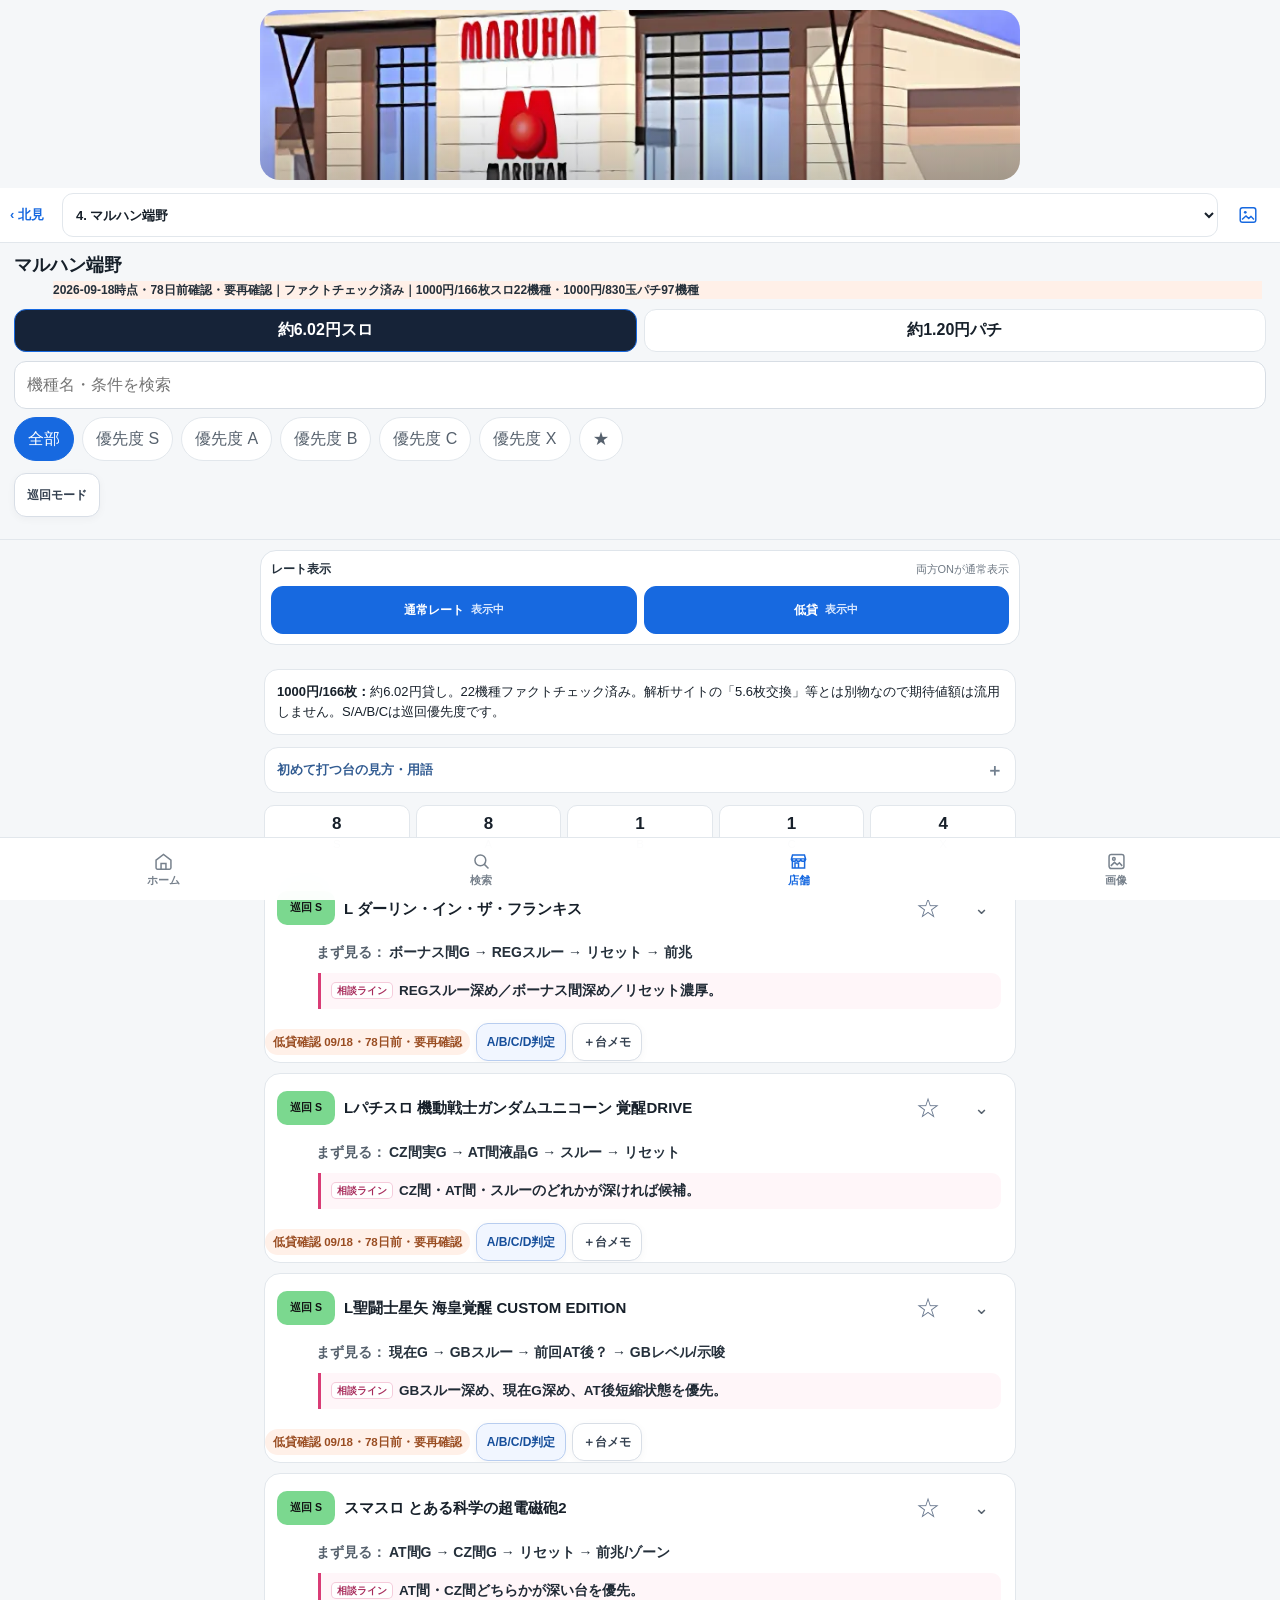
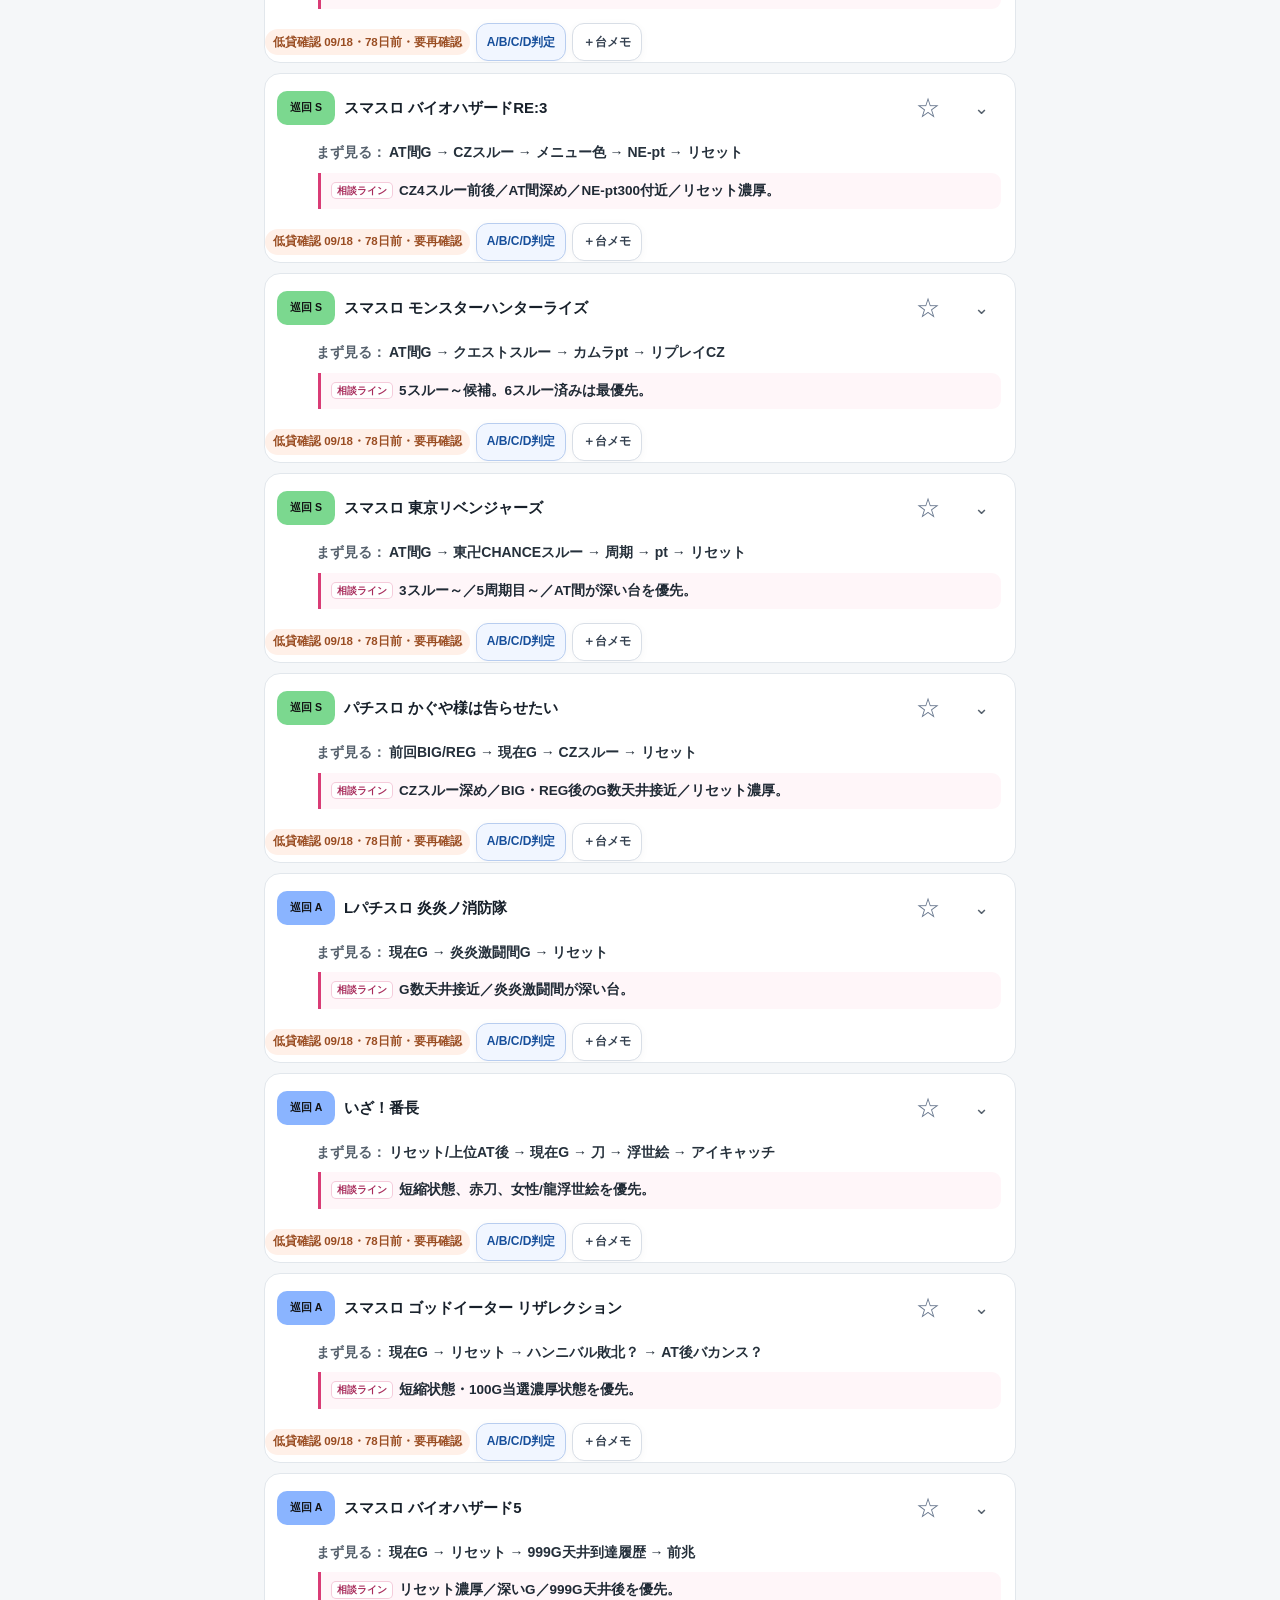
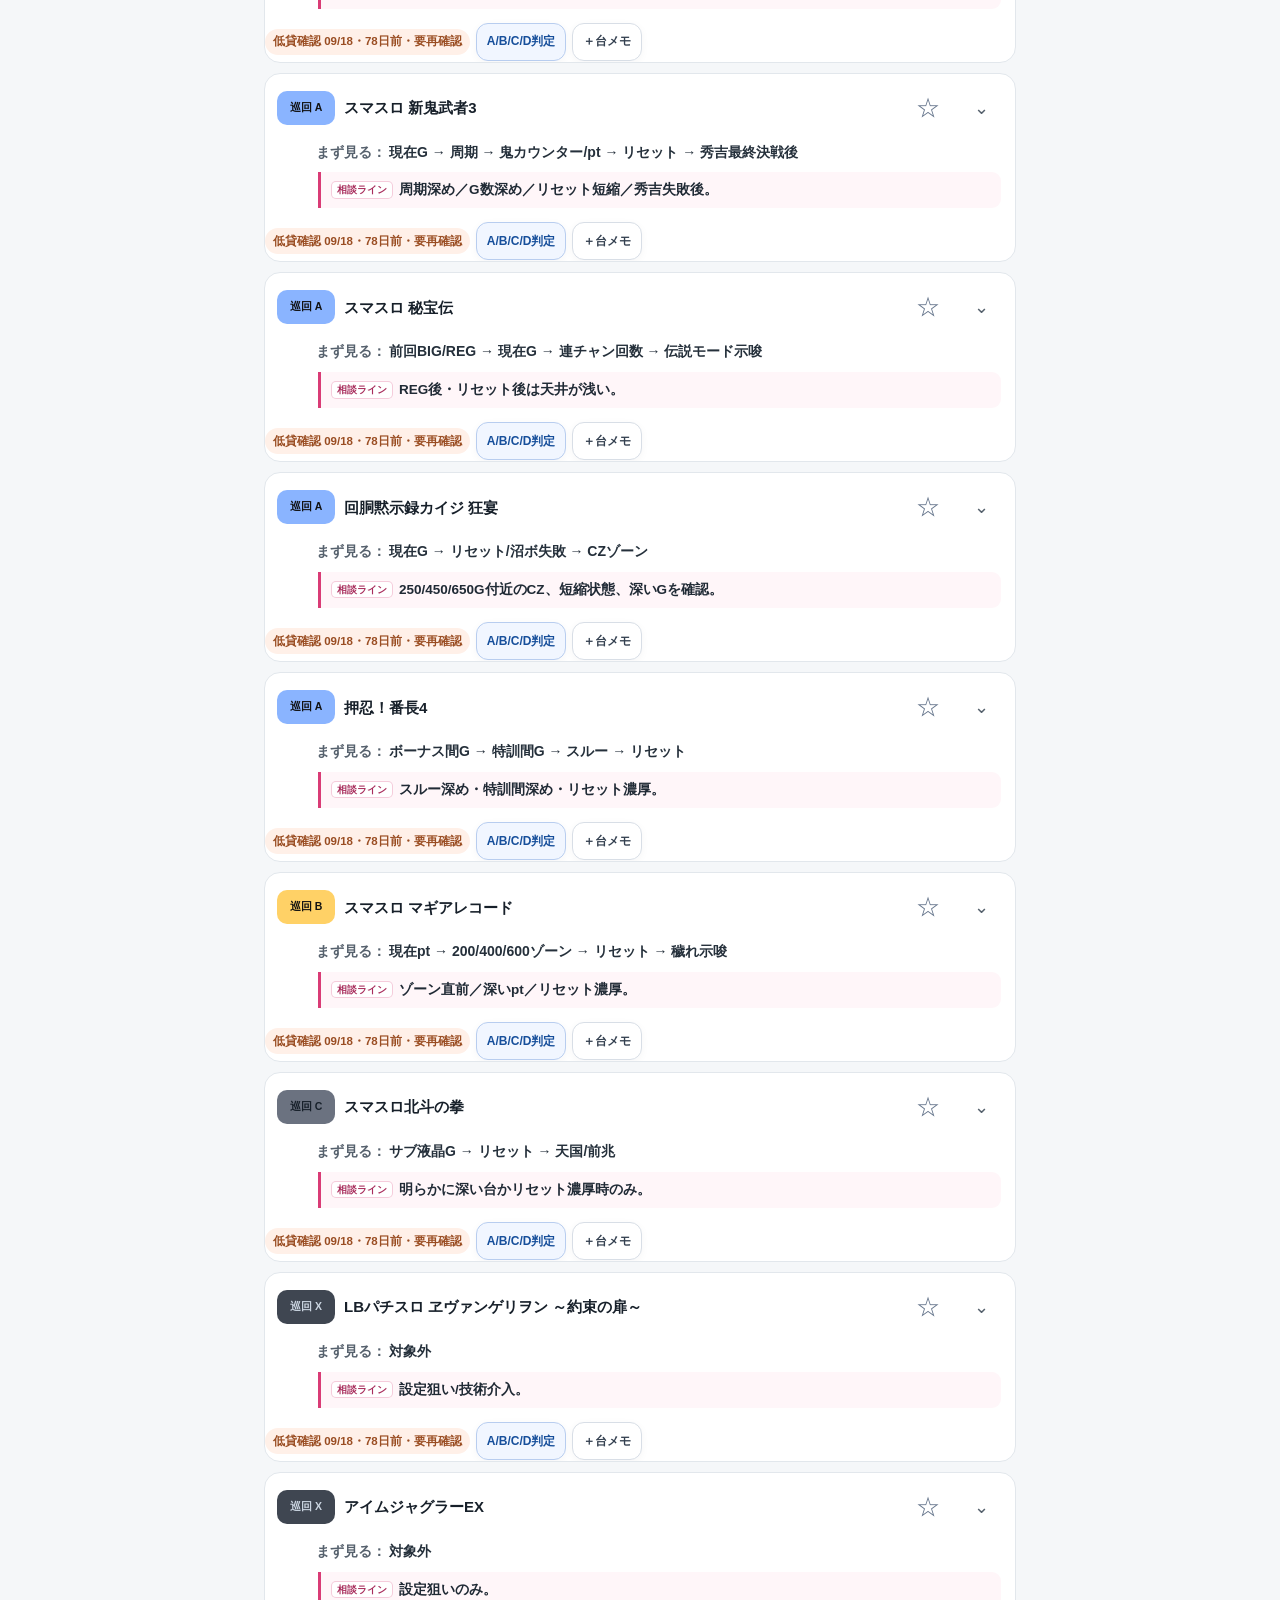
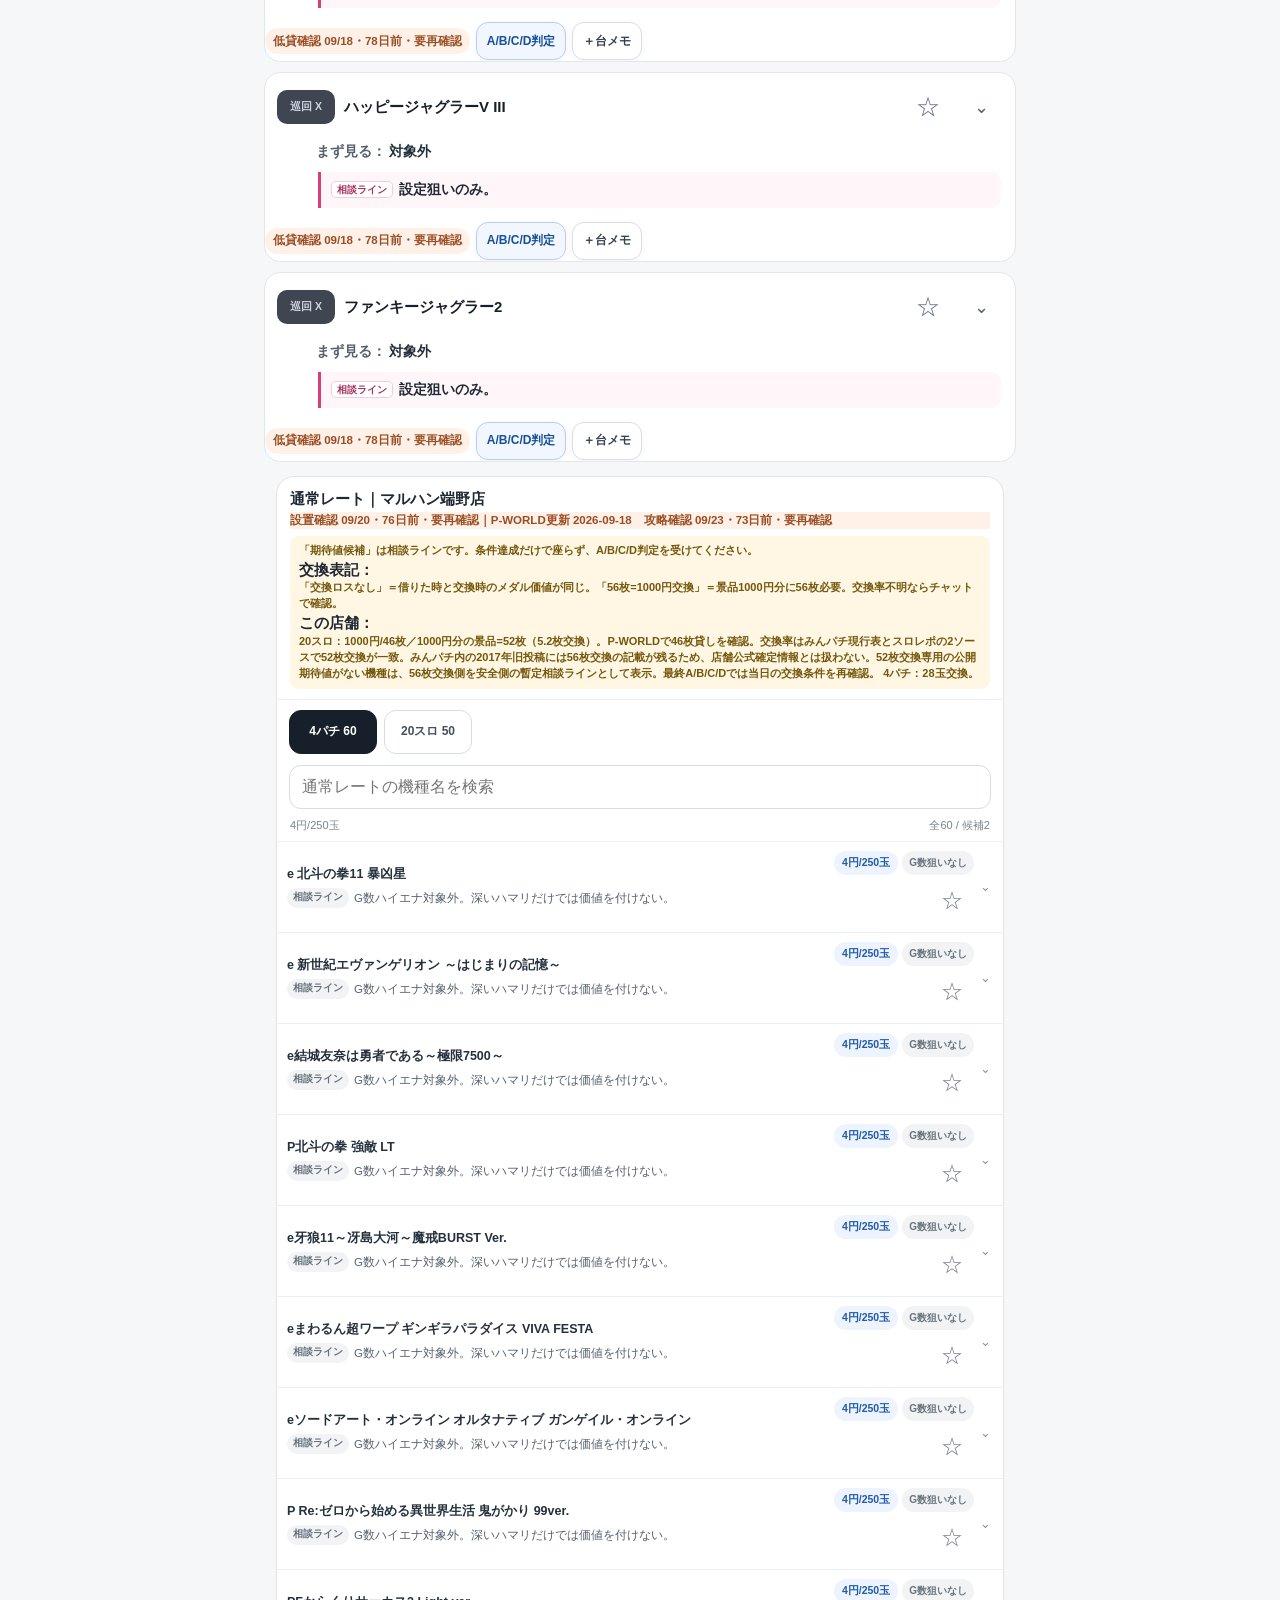
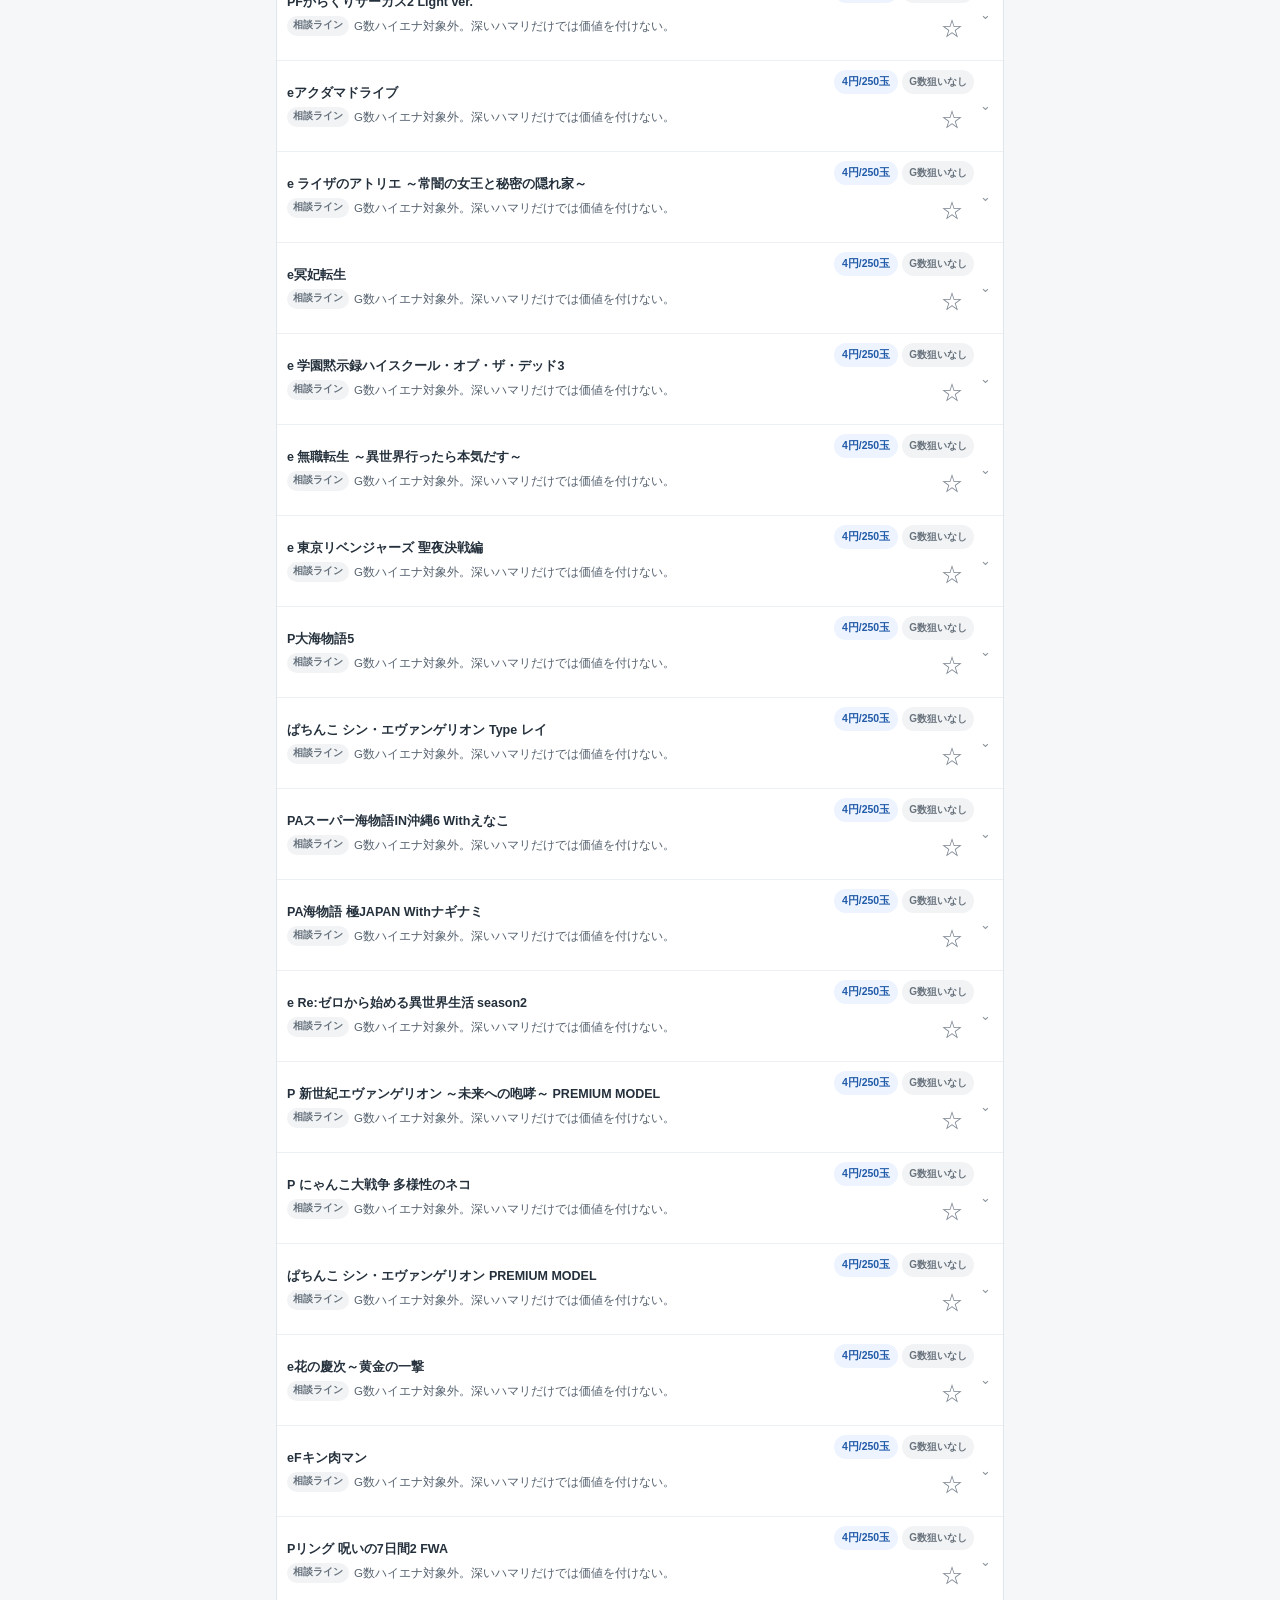
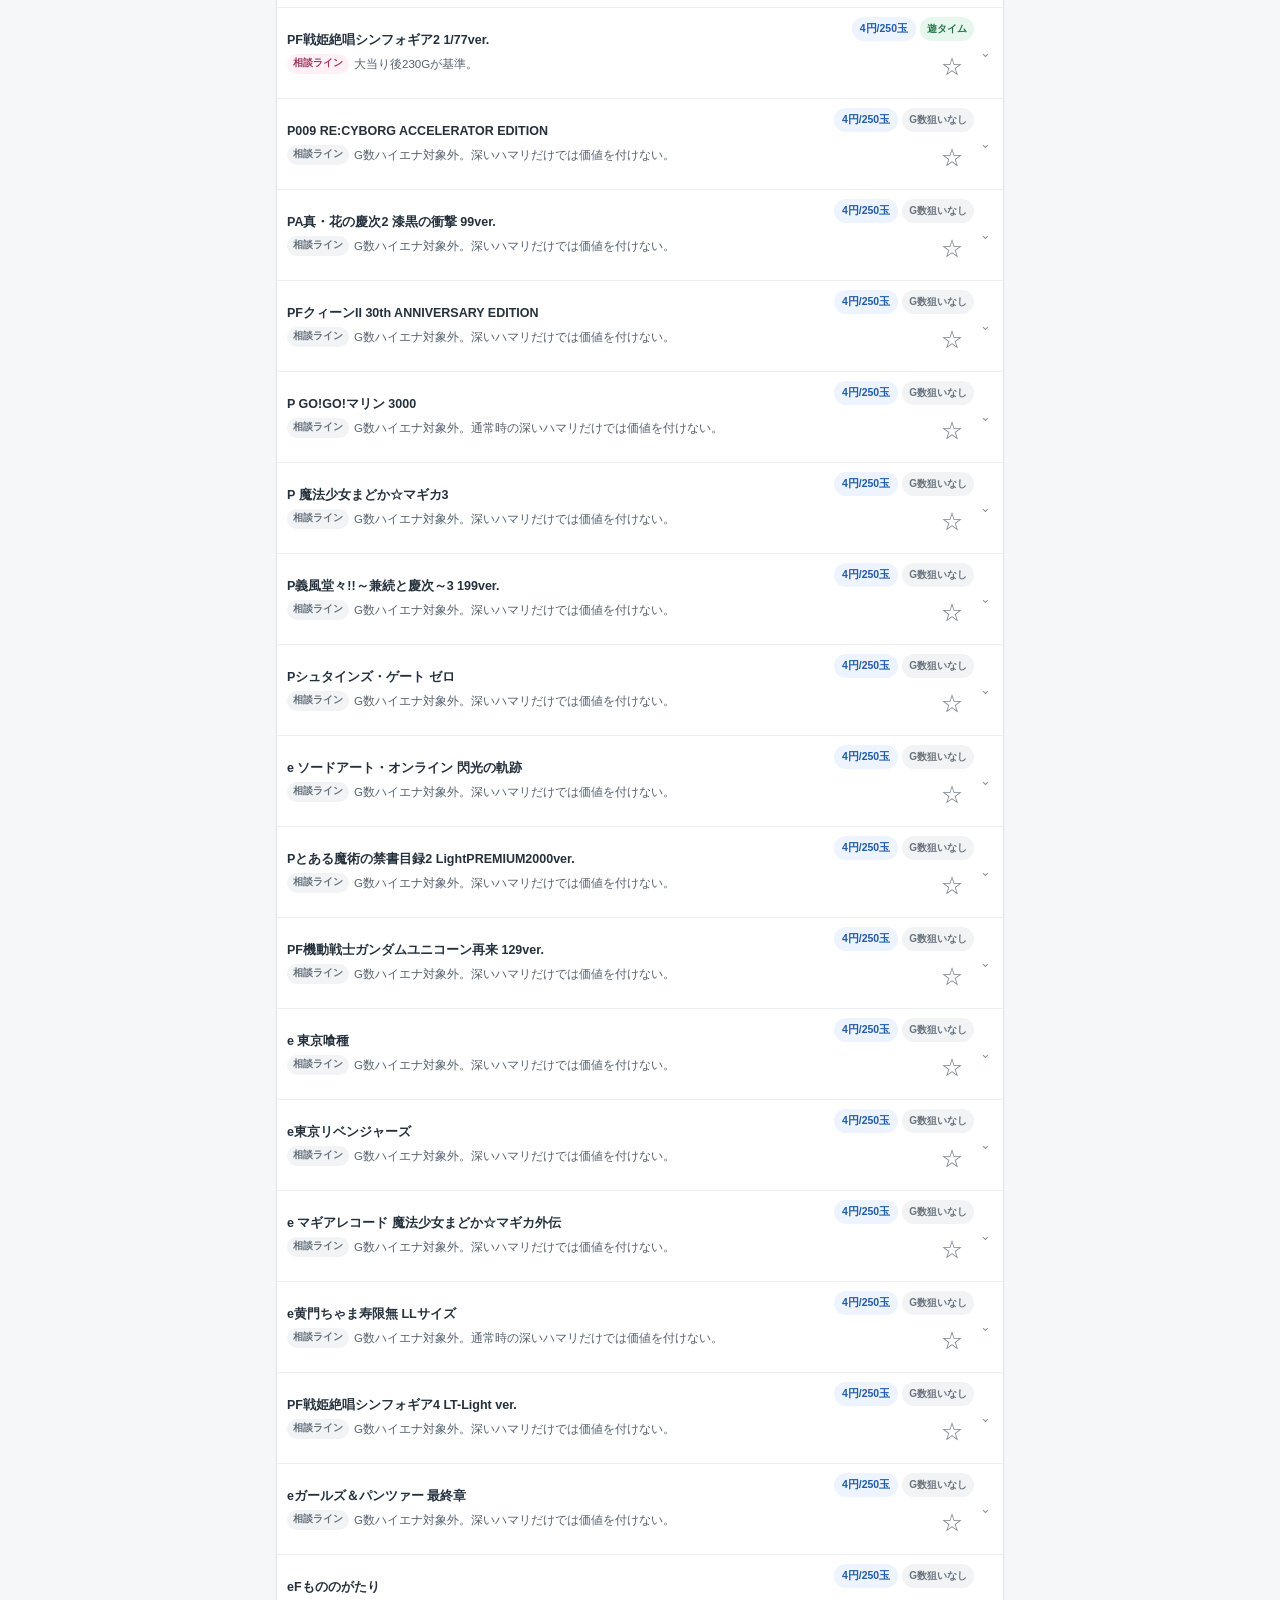
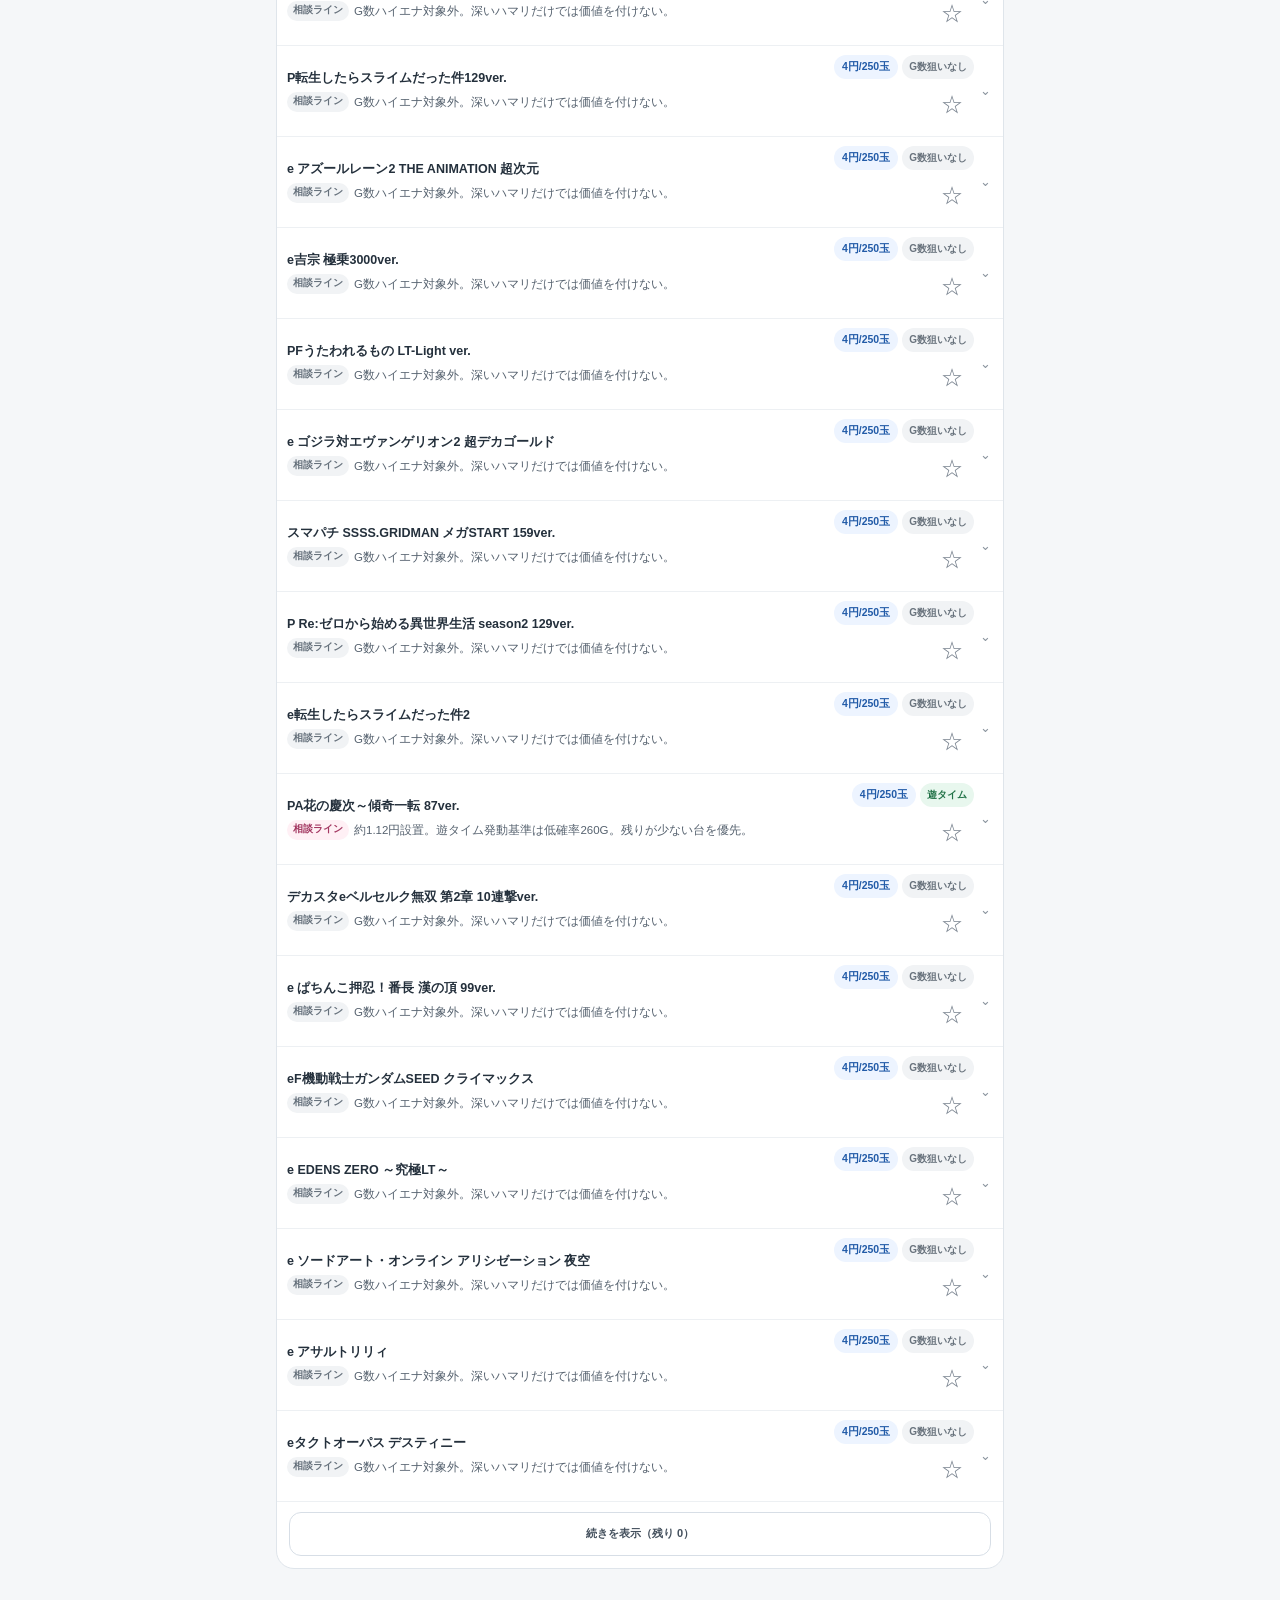
<file: maruhan_tanno_integrated_factchecked.html>
<!doctype html>
<html lang="ja"><head>
<meta charset="utf-8"><meta name="viewport" content="width=device-width,initial-scale=1,viewport-fit=cover">
<meta name="theme-color" content="#f4f6f9"><title>マルハン端野店｜HALL SCAN</title>
<style>
:root{--bg:#0b0f14;--panel:#121821;--panel2:#171f2b;--line:#263244;--text:#eef3f8;--muted:#9aa7b6;--accent:#8ab4ff}
*{box-sizing:border-box}html{scroll-behavior:smooth}body{margin:0;background:var(--bg);color:var(--text);font-family:-apple-system,BlinkMacSystemFont,"Hiragino Sans","Yu Gothic",sans-serif;padding-bottom:94px}
header{position:sticky;top:0;z-index:20;background:rgba(11,15,20,.96);backdrop-filter:blur(14px);border-bottom:1px solid var(--line);padding:12px}h1{font-size:18px;margin:0 0 4px}.sub{font-size:12px;color:var(--muted)}main{padding:12px}button{font:inherit}
.mode{display:grid;grid-template-columns:1fr 1fr;gap:7px;margin-top:10px}.mode button{padding:10px;border:1px solid var(--line);border-radius:12px;background:var(--panel);color:var(--text);font-weight:700}.mode button.active{border-color:var(--accent);background:#162338}
.search{width:100%;padding:12px;margin-top:9px;border:1px solid var(--line);border-radius:12px;background:var(--panel);color:var(--text);font-size:16px}
.filters{display:flex;gap:7px;overflow:auto;padding-top:8px}.filter{border:1px solid var(--line);background:var(--panel);color:var(--text);border-radius:999px;padding:8px 12px;white-space:nowrap}.filter.active{border-color:var(--accent);background:#162338}
.notice,.audit{background:#101722;border:1px solid var(--line);border-radius:14px;padding:12px;margin-bottom:12px;font-size:13px;line-height:1.55}
.stats{display:grid;grid-template-columns:repeat(5,1fr);gap:6px;margin-bottom:12px}.stat{background:var(--panel);border:1px solid var(--line);border-radius:10px;padding:8px;text-align:center}.stat b{display:block;font-size:17px}.stat span{font-size:10px;color:var(--muted)}
.card{background:var(--panel);border:1px solid var(--line);border-radius:16px;margin-bottom:10px;overflow:hidden}.head{display:flex;align-items:center;gap:9px;padding:12px}.rank{min-width:34px;height:34px;border-radius:10px;display:grid;place-items:center;font-weight:800}
.rank.S{color:#111;background:#7bd88f}.rank.A{color:#111;background:#8ab4ff}.rank.B{color:#111;background:#ffd166}.rank.C{background:#6b7280}.rank.X{background:#3f4651;color:#cbd5e1}
.name{flex:1;font-weight:750;font-size:15px;line-height:1.3}.star{border:0;background:transparent;color:#64748b;font-size:24px}.star.on{color:#ffd166}.toggle{border:0;background:transparent;color:var(--muted);font-size:18px}
.quick{padding:0 12px 12px;font-size:13px;line-height:1.5}.details{display:none;border-top:1px solid var(--line);padding:11px 12px 13px;background:var(--panel2)}.card.open .details{display:block}
.row{display:grid;grid-template-columns:74px 1fr;gap:9px;padding:6px 0;border-bottom:1px dashed #293446;font-size:13px;line-height:1.55}.row:last-child{border:0}.label{color:var(--muted);font-weight:700}.source{display:inline-block;margin-top:10px;color:var(--accent);text-decoration:none;font-size:13px}
h2{font-size:15px;margin:18px 2px 9px}.auditrow{display:grid;grid-template-columns:1fr auto;gap:8px;padding:7px 0;border-bottom:1px solid #202a38}.auditrow:last-child{border:0}.yes{color:#7bd88f;font-weight:700}.no{color:#778596}
.bottom{position:fixed;left:0;right:0;bottom:0;z-index:30;background:rgba(15,20,27,.96);backdrop-filter:blur(14px);border-top:1px solid var(--line);padding:7px 8px calc(7px + env(safe-area-inset-bottom));display:grid;grid-template-columns:repeat(4,1fr)}.bottom button{border:0;background:transparent;color:var(--muted);font-size:11px;padding:7px 2px}.bottom b{display:block;color:var(--text);font-size:16px}
@media(min-width:760px){header,main{max-width:760px;margin:auto}}

/* iPhone/mobile shell: no iframe, true viewport width */
html,body{width:100%;max-width:100%;overflow-x:hidden}
body{min-height:100dvh;padding-bottom:max(104px,calc(86px + env(safe-area-inset-bottom)))!important}
header{width:100%!important;max-width:none!important;margin:0!important;padding-top:calc(10px + env(safe-area-inset-top))!important;padding-left:max(10px,env(safe-area-inset-left))!important;padding-right:max(10px,env(safe-area-inset-right))!important}
main{width:100%!important;max-width:780px!important;margin-left:auto!important;margin-right:auto!important;padding-left:max(12px,env(safe-area-inset-left))!important;padding-right:max(12px,env(safe-area-inset-right))!important}
.globalnav{display:flex;align-items:center;gap:6px;margin-bottom:8px;overflow:auto;scrollbar-width:none}.globalnav::-webkit-scrollbar,.storetabs::-webkit-scrollbar{display:none}.globalnav a{flex:0 0 auto;text-decoration:none;color:var(--text,var(--t,#eef3f8));border:1px solid var(--line,var(--l,#263244));background:var(--panel,var(--p,#121821));border-radius:999px;padding:6px 9px;font-size:11px;font-weight:750;line-height:1.2}.globalnav .spacer{flex:1}
.storetabs{display:flex;gap:6px;overflow-x:auto;margin-top:9px;padding-bottom:2px;scrollbar-width:none}.storetab{flex:0 0 auto;text-decoration:none;color:var(--text,var(--t,#eef3f8));border:1px solid var(--line,var(--l,#263244));background:var(--panel,var(--p,#121821));border-radius:999px;padding:7px 9px;font-size:11px;white-space:nowrap;line-height:1.2}.storetab.active{border-color:var(--accent,var(--a,#8ab4ff));background:#162338}
.bottom,nav.bottom{padding-bottom:calc(8px + max(env(safe-area-inset-bottom),18px))!important;padding-left:max(6px,env(safe-area-inset-left))!important;padding-right:max(6px,env(safe-area-inset-right))!important}
img,video,canvas,svg{max-width:100%;height:auto}.name,.quick,.row>*,.notice,.sub,.detail,.details,.card{overflow-wrap:anywhere;word-break:normal;min-width:0}input,button,select,textarea{max-width:100%}
@media(max-width:430px){h1{font-size:17px!important}.sub{font-size:11px!important}.storetab{font-size:10.5px;padding:7px 8px}}

</style><meta name="apple-mobile-web-app-capable" content="yes"><meta name="apple-mobile-web-app-status-bar-style" content="default"><meta name="color-scheme" content="light">
<link rel="stylesheet" href="./app-v2.css">
<link rel="manifest" href="./manifest.webmanifest"><link rel="apple-touch-icon" href="./apple-touch-icon.png"><link rel="stylesheet" href="./app-v3.css"><link rel="stylesheet" href="./hallscan-v315.css"><script src="./fullrate-data-v314.js"></script>
<script src="./machine-strategy-v315.js"></script></head>
<body class="v2-store"><div class="v32-storeHero"><img src="./maruhan-tanno.webp" alt="" fetchpriority="high" onerror="this.closest('.v32-storeHero').hidden=true"><div class="v32-storeHeroShade"></div></div><nav class="v2-appbar"><a class="v2-back" href="./stores.html#kitami">‹ 北見</a><select class="v2-store-select" aria-label="北見の店舗を切替" onchange="if(this.value)location.href=this.value"><option value="./kitami_himawari_integrated_factchecked.html">1. 北見ひまわり</option><option value="./daigoro_z_integrated_factchecked.html">2. DAIGORO Z</option><option value="./maruhan_kitami_integrated_factchecked.html">3. マルハン北見</option><option value="./maruhan_tanno_integrated_factchecked.html" selected>4. マルハン端野</option><option value="./dynam_kitami_integrated_factchecked.html">5. ダイナム北見</option><option value="./daigoro_x_integrated_factchecked.html">6. DAIGORO X</option><option value="./royal_kitami_integrated_factchecked.html">7. ロイヤル北見</option><option value="./aurora_kitami_integrated_factchecked.html">8. オーロラ北見</option><option value="./towa_kitami_integrated_factchecked.html">9. 東和 北見</option><option value="./daiman_integrated_factchecked.html">10. ダイマン留辺蘂</option></select><a class="v2-tool" href="./visual-guide.html" aria-label="画像ガイド"><svg viewBox="0 0 24 24" aria-hidden="true"><rect x="3.5" y="4" width="17" height="16" rx="2.5" fill="none" stroke="currentColor" stroke-width="1.6"/><circle cx="9" cy="9" r="1.5" fill="currentColor"/><path d="m5.5 17 4.2-4 3.1 2.8 2.5-2.3 3.2 3.5" fill="none" stroke="currentColor" stroke-width="1.6" stroke-linejoin="round"/></svg></a></nav>
<header><h1>マルハン端野</h1>
<div class="sub">2026-09-18｜ファクトチェック済み｜1000円/166枚スロ22機種・1000円/830玉パチ97機種</div>
<div class="mode"><button id="slotBtn" class="active" onclick="setMode('slot')">約6.02円スロ</button><button id="pachiBtn" onclick="setMode('pachi')">約1.20円パチ</button></div>
<input id="search" class="search" type="search" placeholder="機種名・条件を検索">
<div class="filters"><button class="filter active" data-rank="ALL">全部</button><button class="filter" data-rank="S">S</button><button class="filter" data-rank="A">A</button><button class="filter" data-rank="B">B</button><button class="filter" data-rank="C">C</button><button class="filter" data-rank="X">対象外</button><button class="filter" data-rank="FAV">★</button></div>
</header>
<main>
<div id="notice" class="notice"></div><details class="v311-help"><summary>初めて打つ台の見方・用語</summary><div class="v311-helpbody"><p><b>読み順：</b>「まず見る」→「座る目安」→必要なら詳細。矢印（→）は左から確認します。</p><div class="v311-glossary"><span><b>G</b> ゲーム数</span><span><b>液晶G</b> 台の画面に出るG数</span><span><b>実G</b> 実際に消化したG数</span><span><b>AT</b> 出玉を増やすメイン区間</span><span><b>CZ</b> AT・ボーナス等へのチャンス区間</span><span><b>AT間/CZ間</b> 前回のAT/CZからの経過</span><span><b>スルー</b> 次の当たり等につながらず終わった回数</span><span><b>pt</b> ポイント</span><span><b>BIG/REG</b> ボーナスの種類</span><span><b>BC/BT</b> バジリスク系のボーナス/AT名称</span><span><b>リセット</b> 設定変更などで内部状態が初期化された状態</span><span><b>ST</b> 大当り確率が高い区間</span><span><b>時短</b> 電サポ付きの通常確率区間（機種ごとの例外あり）</span><span><b>RAMクリア</b> 内部カウントが初期化された状態</span><span><b>宵越し</b> 前日から内部カウントが引き継がれた状態</span><span><b>示唆</b> 内部状態のヒント。確定とは限らない</span></div><p class="v311-caution"><b>迷ったら見送る：</b>ST/時短やリセット状態など、カードに必要な条件を判別できない台は残りGを推測して打たない。</p></div></details><div id="stats" class="stats"></div><section id="cards"></section>
<div id="auditwrap" style="display:none"><h2>約1.20円パチ 全97機種監査一覧</h2><div id="audit" class="audit"></div></div>
</main>
<nav class="v21-dock" aria-label="メインナビ"><a class="" href="./index.html"><svg viewBox="0 0 24 24" fill="none" stroke="currentColor"><path d="M3.5 10.5 12 3.8l8.5 6.7v8.7a1.6 1.6 0 0 1-1.6 1.6H5.1a1.6 1.6 0 0 1-1.6-1.6z"/><path d="M9.2 20.8v-6.6h5.6v6.6"/></svg><span>ホーム</span></a><a class="" href="./search.html"><svg viewBox="0 0 24 24" fill="none" stroke="currentColor"><circle cx="10.7" cy="10.7" r="6.2"/><path d="m15.3 15.3 4.7 4.7"/></svg><span>検索</span></a><a class="active" href="./stores.html"><svg viewBox="0 0 24 24" fill="none" stroke="currentColor"><path d="M4 9h16l-1.2-4.5H5.2z"/><path d="M5 9v10.5h14V9M8 19.5v-5.8h4v5.8"/><path d="M4 9c0 1.5 1.2 2.7 2.7 2.7S9.4 10.5 9.4 9c0 1.5 1.2 2.7 2.6 2.7S14.6 10.5 14.6 9c0 1.5 1.2 2.7 2.7 2.7S20 10.5 20 9"/></svg><span>店舗</span></a><a class="" href="./visual-guide.html"><svg viewBox="0 0 24 24" fill="none" stroke="currentColor"><rect x="3.5" y="4" width="17" height="16" rx="2.5"/><circle cx="9" cy="9" r="1.5"/><path d="m5.5 17 4.2-4 3.1 2.8 2.5-2.3 3.2 3.5"/></svg><span>画像</span></a></nav>
<script>
const slots=[{"name": "L ダーリン・イン・ザ・フランキス", "rank": "S", "check": "ボーナス間G → REGスルー → リセット → 前兆", "target": "REGスルー深め／ボーナス間深め／リセット濃厚。", "ceiling": "ボーナス間最大666G＋α。REG最大4連続スルー後、次回ボーナスでダーリン・イン・ザ・ボーナス or エピソードボーナス。", "short": "設定変更時は最大390G＋α。内部的なG数加算あり。", "stop": "ボーナス/AT後の前兆・示唆を確認。", "note": "REG中にボーナス高確率へ昇格してスルーした場合もREGスルー回数を引き継ぐ。", "source": "https://www.p-world.co.jp/hokkaido/maruhan-tanno.htm"}, {"name": "Lパチスロ 機動戦士ガンダムユニコーン 覚醒DRIVE", "rank": "S", "check": "CZ間実G → AT間液晶G → スルー → リセット", "target": "CZ間・AT間・スルーのどれかが深ければ候補。", "ceiling": "CZ間800実G／AT間1400液晶G。6スルー後→7回目ボーナスからAT。", "short": "設定変更時 CZ間400実G／AT間1000液晶G。", "stop": "AT後はフル・フロンタルバトルを確認。", "note": "CZ間は実G、AT間は液晶G。単位を混同しない。", "source": "https://slobase.jp/machines/gundam-unicorn"}, {"name": "L聖闘士星矢 海皇覚醒 CUSTOM EDITION", "rank": "S", "check": "現在G → GBスルー → 前回AT後？ → GBレベル/示唆", "target": "GBスルー深め、現在G深め、AT後短縮状態を優先。", "ceiling": "通常最大999G＋α。SP・AT終了後は最大536G＋α。GB最大8スルー後→9回目GBでAT濃厚。", "short": "設定変更後のGBスルー天井は2回or8回で再抽選。AT終了後はG数天井536G＋α。", "stop": "AT後GB敗北時はG数・GB回数・不屈/レベル示唆を確認。", "note": "AT終了時の引き戻しGBもスルー回数に加算。AT直撃ではスルー回数をリセットしない（有利区間リセット時を除く）。", "source": "https://www.p-world.co.jp/hokkaido/maruhan-tanno.htm"}, {"name": "スマスロ とある科学の超電磁砲2", "rank": "S", "check": "AT間G → CZ間G → リセット → 前兆/ゾーン", "target": "AT間・CZ間どちらかが深い台を優先。", "ceiling": "AT間最大999G＋α。CZ間最大499G＋α。", "short": "設定変更時はAT間最大699G＋α。CZ間天井は最大499G＋αで、自力CZ当選でもCZ天井はリセットされない。", "stop": "AT後の前兆・CZ状態・示唆を確認。", "note": "AT間とCZ間を別管理。CZ間は自力CZを挟んでも継続する。", "source": "https://nana-press.com/kaiseki/machine/1041/32750/"}, {"name": "スマスロ バイオハザードRE:3", "rank": "S", "check": "AT間G → CZスルー → メニュー色 → NE-pt → リセット", "target": "CZ4スルー前後／AT間深め／NE-pt300付近／リセット濃厚。", "ceiling": "AT間1000G＋α。最大6スルー後→7回目CZでAT。", "short": "設定変更時はAT間650G＋α。", "stop": "AT後は状態・NE-ptを確認。", "note": "CZでデータカウンターがリセットされる場合、表示G＝AT間Gではない。", "source": "https://nana-press.com/kaiseki/machine/1140/36677/"}, {"name": "スマスロ モンスターハンターライズ", "rank": "S", "check": "AT間G → クエストスルー → カムラpt → リプレイCZ", "target": "5スルー～候補。6スルー済みは最優先。", "ceiling": "999G＋α。クエスト6スルー後→7回目成功＋赤7以上。", "short": "朝イチ・上位AT後の優遇状態を確認。", "stop": "AT後は1G目を必ず消化し、終了画面・テーブル示唆を確認。", "note": "5スルー＝候補、6スルー＝次回クエスト成功。", "source": "https://nana-press.com/kaiseki/machine/837/25430/"}, {"name": "スマスロ 東京リベンジャーズ", "rank": "S", "check": "AT間G → 東卍CHANCEスルー → 周期 → pt → リセット", "target": "3スルー～／5周期目～／AT間が深い台を優先。", "ceiling": "AT間1190G＋α。最大6周期。東卍CHANCE4スルー後は次回初当たりでAT。", "short": "設定変更時はAT間900G＋α。", "stop": "AT・東卍CHANCE後はノイズ/前兆、周期・pt・モード示唆を確認。", "note": "東卍CHANCEではAT間天井をリセットしない。", "source": "https://nana-press.com/kaiseki/machine/1014/31676/"}, {"name": "パチスロ かぐや様は告らせたい", "rank": "S", "check": "前回BIG/REG → 現在G → CZスルー → リセット", "target": "CZスルー深め／BIG・REG後のG数天井接近／リセット濃厚。", "ceiling": "BIG後1100G＋α／REG後900G＋α。CZ7スルー後→8回目CZでBIG以上。", "short": "設定変更時800G＋α。CZは最大4スルー後→5回目でBIG以上。", "stop": "前兆・チャンス目カウンター・モード示唆を確認。", "note": "BIG/REGでG数天井が異なる。", "source": "https://www.p-world.co.jp/hokkaido/maruhan-tanno.htm"}, {"name": "Lパチスロ 炎炎ノ消防隊", "rank": "A", "check": "現在G → 炎炎激闘間G → リセット", "target": "G数天井接近／炎炎激闘間が深い台。", "ceiling": "ゲーム数最大850G＋α。別に炎炎激闘間2500G＋α。", "short": "設定変更時ゲーム数天井650G＋α。", "stop": "ボーナス/AT後は前兆・炎炎激闘状態を確認。", "note": "通常G数と炎炎激闘間の2系統を別管理。", "source": "https://www.p-world.co.jp/hokkaido/maruhan-tanno.htm"}, {"name": "いざ！番長", "rank": "A", "check": "リセット/上位AT後 → 現在G → 刀 → 浮世絵 → アイキャッチ", "target": "短縮状態、赤刀、女性/龍浮世絵を優先。", "ceiling": "通常999G＋α。", "short": "設定変更・上位AT後600G＋α。", "stop": "紫帯電・引き戻し・示唆を確認。", "note": "刀・浮世絵で浅いGでも候補化。", "source": "https://nana-press.com/kaiseki/machine/946/29778/"}, {"name": "スマスロ ゴッドイーター リザレクション", "rank": "A", "check": "現在G → リセット → ハンニバル敗北？ → AT後バカンス？", "target": "短縮状態・100G当選濃厚状態を優先。", "ceiling": "通常1000G＋α。", "short": "設定変更時600G＋α。逆鱗ハンニバル敗北後やAT後バカンスは100Gゾーン強条件。", "stop": "特殊状態・アイキャッチを確認してヤメ。", "note": "AT駆け抜け後600G短縮は実戦上情報として扱う。", "source": "https://nana-press.com/kaiseki/machine/767/22717/"}, {"name": "スマスロ バイオハザード5", "rank": "A", "check": "現在G → リセット → 999G天井到達履歴 → 前兆", "target": "リセット濃厚／深いG／999G天井後を優先。", "ceiling": "通常999G＋α。999G天井到達後は次回99G＋α天国濃厚。", "short": "設定変更時666G＋α。", "stop": "AT後は前兆確認。999G天井到達後は99G＋αまでフォロー。", "note": "ウェスカーゾーン等の例外状態は液晶示唆優先。", "source": "https://www.p-world.co.jp/hokkaido/maruhan-tanno.htm"}, {"name": "スマスロ 新鬼武者3", "rank": "A", "check": "現在G → 周期 → 鬼カウンター/pt → リセット → 秀吉最終決戦後", "target": "周期深め／G数深め／リセット短縮／秀吉失敗後。", "ceiling": "1000G＋α／最大6周期。", "short": "設定変更時は最大4周期。秀吉最終決戦失敗後は天国濃厚。", "stop": "秀吉最終決戦失敗後は続行。上位AT後1周期は実戦上情報として扱う。", "note": "現在G・周期・ポイントを別々に確認。", "source": "https://nana-press.com/kaiseki/machine/1015/32201/"}, {"name": "スマスロ 秘宝伝", "rank": "A", "check": "前回BIG/REG → 現在G → 連チャン回数 → 伝説モード示唆", "target": "REG後・リセット後は天井が浅い。", "ceiling": "BIG後799G＋α／REG後649G＋α。", "short": "設定変更時499G＋α。", "stop": "伝説モード・連チャン示唆確認。", "note": "前回ボーナス種別を必ず確認。", "source": "https://nana-press.com/kaiseki/machine/1074/33801/"}, {"name": "回胴黙示録カイジ 狂宴", "rank": "A", "check": "現在G → リセット/沼ボ失敗 → CZゾーン", "target": "250/450/650G付近のCZ、短縮状態、深いGを確認。", "ceiling": "通常最大1000G＋α。", "short": "設定変更時・沼ボーナス失敗後は最大800G＋α。", "stop": "CZ/前兆・モード示唆を確認。", "note": "G数天井とCZゾーンを併用。", "source": "https://www.p-world.co.jp/hokkaido/maruhan-tanno.htm"}, {"name": "押忍！番長4", "rank": "A", "check": "ボーナス間G → 特訓間G → スルー → リセット", "target": "スルー深め・特訓間深め・リセット濃厚。", "ceiling": "ボーナス間699G＋α。特訓間最大249G。通常9スルー後→10回目でAT。", "short": "設定変更時は6スルー後→7回目でAT。押忍モードで149G以内に特訓。", "stop": "AT後は引き戻しモードを確認。", "note": "AT終了後即ヤメしない。", "source": "https://nana-press.com/kaiseki/machine/736/22670/"}, {"name": "スマスロ マギアレコード", "rank": "B", "check": "現在pt → 200/400/600ゾーン → リセット → 穢れ示唆", "target": "ゾーン直前／深いpt／リセット濃厚。", "ceiling": "最大950pt＋α。", "short": "設定変更時699pt＋α。", "stop": "AT後は即ヤメせず数G・穢れ示唆等を確認。", "note": "ゲーム数より液晶ptが主軸。", "source": "https://nana-press.com/kaiseki/machine/914/28427/"}, {"name": "スマスロ北斗の拳", "rank": "C", "check": "サブ液晶G → リセット → 天国/前兆", "target": "明らかに深い台かリセット濃厚時のみ。", "ceiling": "通常1268G＋α。", "short": "設定変更時800G＋α。", "stop": "1G連・本前兆・天国示唆確認。", "note": "毎周メニューを開く優先度は低い。", "source": "https://nana-press.com/kaiseki/machine/514/13775/"}, {"name": "LBパチスロ ヱヴァンゲリヲン ～約束の扉～", "rank": "X", "check": "対象外", "target": "設定狙い/技術介入。", "ceiling": "天井なし。", "short": "なし。", "stop": "—", "note": "ハイエナ要素なし。", "source": "https://www.p-world.co.jp/hokkaido/maruhan-tanno.htm"}, {"name": "アイムジャグラーEX", "rank": "X", "check": "対象外", "target": "設定狙いのみ。", "ceiling": "天井なし。", "short": "なし。", "stop": "—", "note": "ノーマルタイプ。", "source": "https://www.p-world.co.jp/hokkaido/maruhan-tanno.htm"}, {"name": "ハッピージャグラーV III", "rank": "X", "check": "対象外", "target": "設定狙いのみ。", "ceiling": "天井なし。", "short": "なし。", "stop": "—", "note": "ノーマルタイプ。", "source": "https://www.p-world.co.jp/hokkaido/maruhan-tanno.htm"}, {"name": "ファンキージャグラー2", "rank": "X", "check": "対象外", "target": "設定狙いのみ。", "ceiling": "天井なし。", "short": "なし。", "stop": "—", "note": "ノーマルタイプ。", "source": "https://www.p-world.co.jp/hokkaido/maruhan-tanno.htm"}]; const pachi=[{"name": "PAわんわんパラダイスCELEBRATION", "rank": "S", "check": "通常時短50／ST50／上位ST＋時短を区別", "target": "時短50後残200G／ST50後250G／ST50＋時短67後残183G。", "ceiling": "低確率250G → 時短379G。", "short": "通常時短は加算、STは除外。", "stop": "電サポの中身を確認して残りを計算。", "note": "同じ50Gでも内部状態が違う。", "source": "https://www.p-world.co.jp/hokkaido/maruhan-tanno.htm"}, {"name": "PAわんわんパラダイスV", "rank": "S", "check": "時短50かST50かを区別 → 累積低確率G", "target": "通常時短50後は残200G／ST50後は残250G。", "ceiling": "低確率250G → 時短379G。", "short": "通常時短は加算、STは除外。", "stop": "電サポ状態を確認して残りGを計算。", "note": "同じ50GでもSTと時短で残りが50G違う。", "source": "https://www.p-world.co.jp/hokkaido/maruhan-tanno.htm"}, {"name": "PAナナシー～お江戸77ver.～", "rank": "S", "check": "大当り後ST5＋通常時短35 → 低確率G", "target": "電サポ40終了後は遊タイムまで残145G。", "ceiling": "低確率180G → 時短9999G（実質次回濃厚）。", "short": "ST5は除外、通常時短35は加算。", "stop": "残り低確率Gで判断。", "note": "網走版で見落とし実績あり。必ず巡回対象。", "source": "https://www.p-world.co.jp/hokkaido/maruhan-tanno.htm"}, {"name": "PAルパン三世 THE FIRST ～不二子89ver.～「PB機」", "rank": "S", "check": "時短40／ST60＋時短40／ST60＋時短164を区別", "target": "時短40後残124G。ST60＋時短40後も残124G。", "ceiling": "低確率164G（時短含む）→ 時短316G。", "short": "ST60は除外、通常時短40/164は加算。", "stop": "時短164付与時は消化後そのまま遊タイムへ接続。", "note": "電サポ総回転を一括加算しない。", "source": "https://www.p-world.co.jp/hokkaido/maruhan-tanno.htm"}, {"name": "PA乗物娘GO「PB機」", "rank": "S", "check": "大当り後ST40を除外 → 通常時の低確率Gを確認", "target": "大当り後ST40終了直後でも遊タイムまで低確率残160G。", "ceiling": "低確率160G → 時短200G。", "short": "全大当り後はST40。ST40は遊タイムカウント外。", "stop": "ST終了後から低確率160Gを基準に判断。", "note": "電サポ40Gを遊タイム消化として数えない。", "source": "https://www.p-world.co.jp/hokkaido/maruhan-tanno.htm"}, {"name": "PA大海物語4スペシャル Withアグネス・ラム", "rank": "S", "check": "電サポ内訳 → ST10除外 → 通常時短加算", "target": "25回後残284G／50回後259G／100回後209G。", "ceiling": "低確率299G → 時短379G。", "short": "ST10Gは除外、通常時短15/40/90Gは加算。", "stop": "残り低確率Gで判断。", "note": "データカウンター表示と低確率消化Gがズレる場合あり。", "source": "https://www.p-world.co.jp/machine/database/9296"}, {"name": "PA大海物語5 Withアグネス・ラム", "rank": "S", "check": "電サポ内訳 → ST10除外 → 通常時短加算", "target": "25回後残284G／50回後259G／120回後189G。", "ceiling": "低確率299G → 時短379G。", "short": "ST10は除外。通常時短15/40/110を加算。", "stop": "残り低確率Gで判断。", "note": "ハピネスチャンス120後は残189G。", "source": "https://www.p-world.co.jp/hokkaido/maruhan-tanno.htm"}, {"name": "PA戦国乙女レジェンドバトル ときめき89バージョン「PB機」", "rank": "S", "check": "ST16＋時短100かSTのみか → 残保留も加味", "target": "LB時短100終了で残134G、残保留4個消化後は残130G。ST16のみ後は残234G。", "ceiling": "低確率234G → 時短300G。", "short": "ST16は除外、通常時短100は加算。", "stop": "残保留まで消化した実低確率Gで評価。", "note": "99ver.の250G発動と混同禁止。", "source": "https://www.p-world.co.jp/hokkaido/maruhan-tanno.htm"}, {"name": "PA激デジジューシーハニー3", "rank": "S", "check": "ST32かST32＋時短50か → 低確率時短を加算", "target": "ST32のみ後残200G／ST32＋時短50後残150G。", "ceiling": "低確率（時短含む）200G → 時短295G。", "short": "ST32は除外、通常時短50は加算。", "stop": "データランプと突入Gにズレが出るため液晶/履歴優先。", "note": "P-WORLDもデータランプ差異を明記。", "source": "https://www.p-world.co.jp/machine/database/9385"}, {"name": "PA激デジ牙狼月虹ノ旅人", "rank": "S", "check": "初回時短50かRUSH ST100か → 低確率G", "target": "通常時短50終了後は残183G。ST100終了後は残233G。", "ceiling": "低確率（時短含む）233G → 時短295G。", "short": "通常時短50は加算、ST100は除外。", "stop": "状態を確認して残り低確率Gを計算。", "note": "時短/STを混同すると100G単位でズレる。", "source": "https://www.p-world.co.jp/hokkaido/maruhan-tanno.htm"}, {"name": "PF機動戦士ガンダムユニコーン LIGHT ver.", "rank": "S", "check": "RAMクリア/大当り後の通常確率G", "target": "通常確率299Gまでの残り。", "ceiling": "通常確率299G → 時短370G＋残保留4（実質次回濃厚）。", "short": "RAMクリアまたは大当り後の通常確率299Gが基準。", "stop": "残り通常確率Gで判断。", "note": "同名ミドル・再来版と混同しない。", "source": "https://www.p-world.co.jp/machine/database/9806"}, {"name": "Pコードギアス 反逆のルルーシュ Light ver.", "rank": "S", "check": "RAMクリア/大当り後からの総回転数", "target": "大当り後225Gまでの残りを確認。", "ceiling": "RAMクリア後or大当り後225G → 時短200G＋残保留4。", "short": "大当り後基準なので右打ち時短も含む。", "stop": "履歴から大当り後総回転数で判断。", "note": "液晶演出上はギアスRUSH。", "source": "https://www.p-world.co.jp/machine/database/9590"}, {"name": "P北斗の拳8 究極乱世", "rank": "S", "check": "時短32/298かST64か → 低確率時短を加算", "target": "時短32後残267G／ST64のみ後299G／ST64＋時短100後残199G。", "ceiling": "低確率（低確率時短含む）299G → 時短379G。", "short": "低確率時短は加算、ST64は除外。", "stop": "電サポ内訳を確認。", "note": "時短298完走後はそのまま遊タイムへ接続。", "source": "https://www.p-world.co.jp/hokkaido/maruhan-tanno.htm"}, {"name": "P DD北斗の拳2 ついでに愛をとりもどせ!! ケンシロウ99 トキVer.", "rank": "A", "check": "チャンスタイム31（通常時短）か、RUSHのST31＋時短30/91かを区別", "target": "通常時短31後は残268G／ST31のみ後は残299G／ST31＋時短30後は残269G／ST31＋時短91後は残208G。", "ceiling": "低確率299G → 時短379G。", "short": "ST31は除外。通常時短31/30/91は低確率として加算。", "stop": "電サポ回数だけではなく、チャンスタイムかRUSHかを確認して残りGを計算。", "note": "大当り後31/61/122回（ST含む）。同じ『31回』でも通常時短31とST31があり意味が違う。", "source": "https://www.p-world.co.jp/hokkaido/maruhan-tanno.htm"}, {"name": "PAFマクロスフロンティア4 88ver.", "rank": "A", "check": "通常確率G → 右打ち短時短は大当り後履歴として確認", "target": "低確率234Gまでの残り。", "ceiling": "低確率234G → 時短233G＋残保留1（次回大当り濃厚）。", "short": "遊タイムは通常確率234G消化で発動。", "stop": "残り低確率Gで判断。", "note": "恩恵が強いので200G台は要確認。", "source": "https://www.p-world.co.jp/machine/database/9672"}, {"name": "PAコマコマ倶楽部with坂本冬美 99ver.", "rank": "A", "check": "電サポ回数 → ST10除外 → 時短加算", "target": "25回後残250G／50回後225G／100回後175G。", "ceiling": "低確率265G → 時短379G。", "short": "ST10は除外、時短15/40/90は加算。", "stop": "残り低確率Gで判断。", "note": "PBごらく版など別スペックと混同しない。", "source": "https://www.p-world.co.jp/hokkaido/maruhan-tanno.htm"}, {"name": "PAスーパー海物語 IN JAPAN2 金富士 99バージョン", "rank": "S", "check": "30回STのみか、328回電サポ（ST30＋時短298）かを確認", "target": "ST30のみ終了後は残299G。328回電サポ完走後は低確率298G消化済みのため、遊タイムまで実質あと1低確率G。", "ceiling": "低確率299G → 時短379G。", "short": "ST30は除外。328回電サポ時はST30＋通常時短298のため、通常時短298を遊タイムカウントに加算。", "stop": "328回電サポを抜けた台は次の低確率1Gで遊タイム到達する可能性が高いので最優先確認。", "note": "P-WORLDもデータカウンター回転数と遊タイム突入回転数がズレる場合を明記。", "source": "https://www.p-world.co.jp/hokkaido/maruhan-tanno.htm"}, {"name": "PA野生の王国～どらむサファリ～99Ver.", "rank": "A", "check": "ST20＋時短50か、通常時短70かを区別", "target": "ST20＋時短50後は残249G／通常時短70後は残229G。", "ceiling": "低確率（低確率時短含む）299G → 時短70G。", "short": "ST20は除外。低確率時短50/70は加算。", "stop": "電サポ70Gの内部構成を確認して残りGを計算。", "note": "通常時大当り後はST20＋時短50または時短70。電サポ70Gを一律70G加算しない。", "source": "https://www.p-world.co.jp/machine/database/9580"}, {"name": "PF戦姫絶唱シンフォギア2 1/77ver.", "rank": "A", "check": "RAMクリア/大当り後からの総回転数", "target": "大当り後230Gが基準。", "ceiling": "RAMクリア後or大当り後230G → 時短290G＋残保留4。", "short": "本機は『大当り後230回転』基準。", "stop": "大当り履歴から230Gまでの残りを確認。", "note": "遊タイム込みRUSH突入期待が高い。", "source": "https://www.p-world.co.jp/machine/database/9470"}, {"name": "Pバジリスク～甲賀忍法帖～2 朧の章", "rank": "A", "check": "内部確変（ST）か通常状態か → 低確率Gを確認", "target": "遊タイム条件は低確率299G。ST・潜伏確変中の回転は除外し、通常時短/通常状態の低確率回転のみ加算。", "ceiling": "低確率299G → 時短379G。", "short": "大当り後は30/100/299/399回（ST含む）の複数パターン。内部状態によって遊タイムカウントが変わる。", "stop": "内部状態を判別できない場合はデータカウンターだけで残りGを断定しない。", "note": "高確ステージ70GはSTor通常が混在するため、単純な表示G換算は危険。", "source": "https://www.p-world.co.jp/machine/database/9342"}, {"name": "PモンキーターンV GC250A", "rank": "A", "check": "特図1＋特図2の大当り間変動数", "target": "大当り後の右打ち変動も含めて250回を数える。", "ceiling": "特図1＋特図2が250回転 → 電サポ201G＋残保留最大4。", "short": "大当り後時短1/7回も大当り間変動に含めて管理。", "stop": "総変動数で判断。", "note": "通常時Gだけを見るとズレる。", "source": "https://www.p-world.co.jp/machine/database/9445"}, {"name": "ぱちんこ 仮面ライダー GO-ON LIGHT", "rank": "A", "check": "液晶の遊タイム残り表示 → 低確率G", "target": "低確率299Gが基準。液晶残り表示を優先。", "ceiling": "低確率299G → 時短370G。", "short": "ST/時短内訳は液晶表示で補正。", "stop": "残り表示で判断。", "note": "台上表示が使える場合はデータカウンターより優先。", "source": "https://www.p-world.co.jp/hokkaido/maruhan-tanno.htm"}, {"name": "ぱちんこ 冬のソナタ SWEET W HAPPY Version", "rank": "A", "check": "通常時短30/100/298か確変状態かを確認", "target": "低確率299Gが基準。時短中も低確率なら加算。", "ceiling": "低確率299G → 時短370G。", "short": "通常大当り後の時短30/100/298は低確率ならカウント。", "stop": "内部状態を確認して判断。", "note": "時短298完走時は遊タイム目前。", "source": "https://www.p-world.co.jp/machine/database/9459"}, {"name": "デジハネPA真・北斗無双 第2章 連撃Edition", "rank": "A", "check": "通常時短30 → 低確率G → RAMクリア", "target": "通常時短30後は残220G。", "ceiling": "低確率（時短含む）250G → 時短379G。", "short": "低確率時短は加算。", "stop": "残り低確率Gで判断。", "note": "大当り間1回のみの条件にも注意。", "source": "https://www.p-world.co.jp/hokkaido/maruhan-tanno.htm"}, {"name": "デジハネP〈物語〉シリーズ セカンドシーズン", "rank": "A", "check": "大当り終了後の総回転数", "target": "250G到達までの残りで判断。", "ceiling": "大当り終了後250G → 時短379G。", "short": "時短36/115回も『大当り後回転』に含まれる扱い。", "stop": "総大当り後回転数で評価。", "note": "大当り間1回のみ。", "source": "https://www.p-world.co.jp/machine/database/9477"}, {"name": "新世紀エヴァンゲリオン 決戦 プレミアムモデル", "rank": "A", "check": "ST20か通常時短20/80かを区別", "target": "時短20後残279G／ST20後299G／ST20＋時短80後219G。", "ceiling": "低確率299G → 時短200G。", "short": "ST20は除外、通常時短20/80は加算。", "stop": "液晶遊タイム表示があれば優先。", "note": "遊タイム恩恵は時短200で次回濃厚ではない。", "source": "https://www.p-world.co.jp/hokkaido/maruhan-tanno.htm"}, {"name": "Pあぶない刑事 129ver.", "rank": "B", "check": "低確率時短70を含めた累積G", "target": "通常時短70終了後は残280G。", "ceiling": "低確率（低確率時短含む）350G → 時短490G。", "short": "通常時短70は加算。確変/小当りRUSH中は別状態。", "stop": "内部状態を確認し低確率累積で判断。", "note": "遊タイムはRUSH確定ではなく時短490。", "source": "https://www.p-world.co.jp/machine/database/9633"}, {"name": "Pとある魔術の禁書目録 Light PREMIUM ver.", "rank": "B", "check": "ST30＋通常時短70の内訳 → RAMクリア後か電サポ終了後か", "target": "RAMクリア時369G。通常の電サポ100終了後は残299G。", "ceiling": "低確率369G → 時短493G。", "short": "ST30は除外、通常時短70は加算。", "stop": "電サポ終了後は残299Gを基準。", "note": "RAMクリア後と電サポ終了後で見かけの発動Gが違う。", "source": "https://www.p-world.co.jp/hokkaido/maruhan-tanno.htm"}, {"name": "Pギンギラパラダイス 夢幻カーニバル 199ver.", "rank": "B", "check": "大当り間総回転 → 右打ち中回転も含める", "target": "大当り間599Gが基準。", "ceiling": "大当り間599G → 時短759G＋残保留。", "short": "右打ち中の対象回転も大当り間に含む仕様。", "stop": "データ履歴から総大当り間を追える場合に評価。", "note": "通常時表示Gだけでは判定しにくい。", "source": "https://www.p-world.co.jp/hokkaido/maruhan-tanno.htm"}, {"name": "Pデビルマン～疾風迅雷～ 129ver.", "rank": "B", "check": "通常確率G → RAMクリア/大当り後履歴", "target": "低確率389Gまでの残り。", "ceiling": "低確率389G → 時短250G。", "short": "通常確率389G消化で発動。", "stop": "残りGと回転率で評価。", "note": "遊タイムは次回大当り＋RUSHがほぼ濃厚。", "source": "https://www.p-world.co.jp/machine/database/9699"}, {"name": "P新・遠山の金さん", "rank": "B", "check": "ST74を除外 → 液晶表示/低確率G", "target": "RAMクリア後は低確率399G。ST終了直後からなら液晶表示473Gで発動。", "ceiling": "通常確率399G → 時短759G。", "short": "ST回数は遊タイムカウント外。", "stop": "液晶表示を優先。", "note": "PA遠山の金さん2 JWD（遊タイムなし）と混同禁止。", "source": "https://www.p-world.co.jp/machine/database/9723"}, {"name": "ぱちんこ キン肉マン3 キン肉星王位争奪編 特盛ミートくんver.", "rank": "B", "check": "通常G → 超MUSCLE RUSHチャレンジ84回は除外", "target": "通常時299Gを基準。右打ちチャレンジ中の回数は数えない。", "ceiling": "通常時299G → 超MUSCLE RUSH（実質次回濃厚）。", "short": "超MUSCLE RUSHチャレンジ84回は遊タイム回数に含まれない。", "stop": "通常へ戻った後の通常Gを数える。", "note": "P-WORLDがチャレンジ中の回数は含まれないと明記。", "source": "https://www.p-world.co.jp/machine/database/9701"}, {"name": "P中森明菜・歌姫伝説～BLACK DIVA 楽～80～89ver.「PB機」", "rank": "A", "check": "前回大当り/電サポ種別 → 累積低確率G → RAMクリア/宵越し", "target": "ST80Gは除外。遊タイム発動基準は低確率230G。残りが少ない台を優先。", "ceiling": "低確率230G → 時短50000G（実質次回大当り濃厚）。", "short": "ST/確変中は除外。通常時短は低確率分を加算。", "stop": "遊タイム到達まで追うかは残G・実測回転率で判断。", "note": "BLACK DIVA 愛やTHE BEST LEGEND等と混同禁止。PB機80～89ver.の仕様。", "source": "https://www.p-world.co.jp/machine/database/10124"}]; const auditData=[{"name": "PA海物語3R3", "yutime": false}, {"name": "PA大海物語4スペシャル Withアグネス・ラム", "yutime": true}, {"name": "PAスーパー海物語 IN 沖縄5 with アイマリン", "yutime": false}, {"name": "ぱちんこ シン・エヴァンゲリオン Type レイ", "yutime": false}, {"name": "P大海物語4スペシャルBLACK", "yutime": false}, {"name": "PA花の慶次～蓮", "yutime": false}, {"name": "P大海物語5", "yutime": false}, {"name": "PAわんわんパラダイスV", "yutime": true}, {"name": "PAスーパー海物語 IN JAPAN2 金富士 99バージョン", "yutime": true}, {"name": "P北斗の拳8 究極乱世", "yutime": true}, {"name": "PAコマコマ倶楽部with坂本冬美 99ver.", "yutime": true}, {"name": "PA激デジ牙狼月虹ノ旅人", "yutime": true}, {"name": "P コードギアス 反逆のルルーシュ Rebellion to Re;surrection ライト ver.", "yutime": false}, {"name": "PAスーパー海物語IN地中海2", "yutime": false}, {"name": "eとある科学の超電磁砲 PHASE NEXT", "yutime": false}, {"name": "P中森明菜・歌姫伝説～THE BEST LEGEND～1/99ver", "yutime": false}, {"name": "PA乗物娘GO「PB機」", "yutime": true}, {"name": "Pスーパー海物語 IN 沖縄5 桜ver.319", "yutime": false}, {"name": "PA海物語3R2スペシャル", "yutime": false}, {"name": "PA真・花の慶次2 漆黒の衝撃 99ver.", "yutime": false}, {"name": "Pバジリスク ～桜花忍法帖～早咲き桜99ver.", "yutime": false}, {"name": "PA戦国乙女レジェンドバトル ときめき89バージョン「PB機」", "yutime": true}, {"name": "P地獄少女 Light", "yutime": false}, {"name": "PA大海物語5 Withアグネス・ラム", "yutime": true}, {"name": "PAルパン三世 THE FIRST ～不二子89ver.～「PB機」", "yutime": true}, {"name": "P 魔法少女まどか☆マギカ3", "yutime": false}, {"name": "P アズールレーン THE ANIMATION 異次元トリガー", "yutime": false}, {"name": "PAわんわんパラダイスCELEBRATION", "yutime": true}, {"name": "e ソードアート・オンライン 閃光の軌跡", "yutime": false}, {"name": "eぱちんこ押忍！番長 漢の頂", "yutime": false}, {"name": "Pとある魔術の禁書目録2 LightPREMIUM2000ver.", "yutime": false}, {"name": "eFもののがたり", "yutime": false}, {"name": "e 北斗の拳11 暴凶星", "yutime": false}, {"name": "新世紀エヴァンゲリオン 決戦 プレミアムモデル", "yutime": true}, {"name": "Pバジリスク～甲賀忍法帖～2 朧の章", "yutime": true}, {"name": "P地獄少女 きくりのお祭りLIVE FWA", "yutime": false}, {"name": "Pギンギラパラダイス 夢幻カーニバル 199ver.", "yutime": true}, {"name": "PA激デジジューシーハニー3", "yutime": true}, {"name": "ぱちんこ 仮面ライダー GO-ON LIGHT", "yutime": true}, {"name": "Pリング 呪いの7日間2 FWA", "yutime": false}, {"name": "デジハネPA真・北斗無双 第2章 連撃Edition", "yutime": true}, {"name": "ぱちんこ 冬のソナタ SWEET W HAPPY Version", "yutime": true}, {"name": "PA遠山の金さん2 遠山桜と華の密偵JWD", "yutime": false}, {"name": "PモンキーターンV GC250A", "yutime": true}, {"name": "PF戦姫絶唱シンフォギア2 1/77ver.", "yutime": true}, {"name": "デジハネP〈物語〉シリーズ セカンドシーズン", "yutime": true}, {"name": "PA野生の王国GO 99ver.", "yutime": false}, {"name": "P DD北斗の拳2 ついでに愛をとりもどせ!! ケンシロウ99 トキVer.", "yutime": true}, {"name": "P真・北斗無双 Re:319ver.", "yutime": false}, {"name": "Pコードギアス 反逆のルルーシュ Light ver.", "yutime": true}, {"name": "Pとある魔術の禁書目録 Light PREMIUM ver.", "yutime": true}, {"name": "PA野生の王国～どらむサファリ～99Ver.", "yutime": true}, {"name": "Pあぶない刑事 129ver.", "yutime": true}, {"name": "Pスーパー海物語 IN 沖縄5 夜桜超旋風", "yutime": false}, {"name": "P宇宙戦艦ヤマト2202 -ONLY ONE-", "yutime": false}, {"name": "P黄門ちゃま 神盛2", "yutime": false}, {"name": "ぱちんこ キン肉マン3 キン肉星王位争奪編 特盛ミートくんver.", "yutime": true}, {"name": "PAFマクロスフロンティア4 88ver.", "yutime": true}, {"name": "PF戦姫絶唱シンフォギア3黄金絶唱", "yutime": false}, {"name": "Pデビルマン～疾風迅雷～ 129ver.", "yutime": true}, {"name": "P新・遠山の金さん", "yutime": true}, {"name": "Pだるまっしゅ2 119ver.", "yutime": false}, {"name": "PF炎炎ノ消防隊", "yutime": false}, {"name": "PF機動戦士ガンダムユニコーン LIGHT ver.", "yutime": true}, {"name": "PA真・怪獣王ゴジラ2 78Ver.", "yutime": false}, {"name": "PFクィーンII 30th ANNIVERSARY EDITION", "yutime": false}, {"name": "P ゴジラ対エヴァンゲリオン ～G細胞覚醒～ PREMIUM MODEL", "yutime": false}, {"name": "P真・花の慶次3～99ver.", "yutime": false}, {"name": "PFパワフル「2024年」", "yutime": false}, {"name": "Pわんニャンアドベンチャー119ver.", "yutime": false}, {"name": "P大工の源さん超韋駄天2極源LighT", "yutime": false}, {"name": "Pバイオハザード RE:2 LTver.", "yutime": false}, {"name": "P GANTZ覚醒 SWEET2000", "yutime": false}, {"name": "PAハイスクール・フリート オールスター すい～とでハッピー！2400", "yutime": false}, {"name": "Pギルティクラウン2 プレミアムライブチケット", "yutime": false}, {"name": "PF機動戦士ガンダムユニコーン 再来-白き一角獣と黒き獅子-", "yutime": false}, {"name": "Pリング 呪いの7日間3 ラッキートリガーVer.", "yutime": false}, {"name": "P中森明菜・歌姫伝説～BLACK DIVA 楽～80～89ver.「PB機」", "yutime": true}, {"name": "P にゃんこ大戦争 多様性のネコ", "yutime": false}, {"name": "PF機動戦士ガンダムSEED LT-Light ver.", "yutime": false}, {"name": "PAナナシー～お江戸77ver.～", "yutime": true}, {"name": "P ゴジラ対エヴァンゲリオン セカンドインパクト G", "yutime": false}, {"name": "P花の慶次～裂129ver.", "yutime": false}, {"name": "P 冬のソナタ My Memory", "yutime": false}, {"name": "Pバンドリ！ Light ver.", "yutime": false}, {"name": "e真・北斗無双 第5章 ドデカSTART", "yutime": false}, {"name": "P DD北斗の拳3 百突99ver.", "yutime": false}, {"name": "デカスタP戦国無双", "yutime": false}, {"name": "e冴えない彼女の育てかた", "yutime": false}, {"name": "e東京リベンジャーズ", "yutime": false}, {"name": "ぱちんこ シン・エヴァンゲリオン PREMIUM MODEL", "yutime": false}, {"name": "e ノーゲーム・ノーライフ 199Ver.", "yutime": false}, {"name": "e花の慶次～黄金の一撃", "yutime": false}, {"name": "eルパン三世VSキャッツ・アイ", "yutime": false}, {"name": "e吉宗 極乗3000ver.", "yutime": false}, {"name": "eFキン肉マン", "yutime": false}, {"name": "e 終末のワルキューレ", "yutime": false}];
let mode='slot', activeRank='ALL'; const legacyFavKey='maruhan_tanno_guide_v1',favKey='okhotsk_favorites_v2';const favId=m=>'maruhan_tanno_integrated_factchecked.html|'+m.name;let favorites=new Set;try{favorites=new Set(JSON.parse(localStorage.getItem(favKey)||'[]'));const oldFavs=JSON.parse(localStorage.getItem(legacyFavKey)||'[]');let changed=false;for(const v of oldFavs){const name=String(v).split('::').pop(),k='maruhan_tanno_integrated_factchecked.html|'+name;if(!favorites.has(k)){favorites.add(k);changed=true}}if(changed)localStorage.setItem(favKey,JSON.stringify([...favorites]))}catch(e){}
function esc(s){return String(s).replace(/[&<>"']/g,m=>({'&':'&amp;','<':'&lt;','>':'&gt;','"':'&quot;',"'":'&#039;'}[m]))}
function list(){return mode==='slot'?slots:pachi}
function setMode(m){mode=m;document.getElementById('slotBtn').classList.toggle('active',m==='slot');document.getElementById('pachiBtn').classList.toggle('active',m==='pachi');render();window.scrollTo({top:0,behavior:'smooth'})}
function setRank(r){activeRank=r;document.querySelectorAll('.filter').forEach(b=>b.classList.toggle('active',b.dataset.rank===r));render()}
document.querySelectorAll('.filter').forEach(b=>b.onclick=()=>setRank(b.dataset.rank)); document.getElementById('search').addEventListener('input',render);
function render(){
 const data=list(), q=document.getElementById('search').value.trim().toLowerCase();
 document.getElementById('notice').innerHTML=mode==='slot'
 ?'<b>1000円/166枚：</b>約6.02円貸し。22機種ファクトチェック済み。解析サイトの「5.6枚交換」等とは別物なので期待値額は流用しません。S/A/B/Cは巡回優先度です。'
 :'<b>1000円/830玉：</b>約1.20円貸し。全97機種監査・遊タイム33機種ファクトチェック済み。<b>STは原則カウント外、低確率時短はカウント対象</b>。RAMクリア時は宵越し回転数がリセットされます。';
 document.getElementById('auditwrap').style.display=mode==='pachi'?'block':'none';
 const ranks=['S','A','B','C','X']; document.getElementById('stats').innerHTML=ranks.map(r=>`<div class="stat"><b>${data.filter(x=>x.rank===r).length}</b><span>${r}</span></div>`).join('');
 const box=document.getElementById('cards');box.innerHTML='';
 data.forEach(m=>{const key=favId(m),f=favorites.has(key),ok=activeRank==='ALL'||(activeRank==='FAV'?f:m.rank===activeRank),hay=Object.values(m).join(' ').toLowerCase();if(!ok||(q&&!hay.includes(q)))return;
 const el=document.createElement('article');el.className='card';el.innerHTML=`<div class="head"><div class="rank ${m.rank}">${m.rank}</div><div class="name">${esc(m.name)}</div><button class="star ${f?'on':''}">${f?'★':'☆'}</button><button class="toggle">⌄</button></div><div class="quick"><b class="v311-quick-label">まず見る：</b>${esc(m.check)}</div><div class="targetline"><span class="v311-target-label">座る目安</span>${esc(m.target)}</div><div class="details"><div class="row"><div class="label">座る目安</div><div>${esc(m.target)}</div></div><div class="row"><div class="label">天井</div><div>${esc(m.ceiling)}</div></div><div class="row"><div class="label">${mode==='pachi'?'遊タイムの数え方':'天井が変わる条件'}</div><div>${esc(m.short)}</div></div><div class="row"><div class="label">やめる目安</div><div>${esc(m.stop)}</div></div><div class="row"><div class="label">注意</div><div>${esc(m.note)}</div></div><a class="source" href="${m.source}" target="_blank" rel="noopener">解析元を開く ↗</a></div>`;
 el.querySelector('.head').onclick=e=>{if(e.target.closest('.star'))return;el.classList.toggle('open')};el.querySelector('.star').onclick=e=>{e.stopPropagation();favorites.has(key)?favorites.delete(key):favorites.add(key);localStorage.setItem(favKey,JSON.stringify([...favorites]));render()};box.appendChild(el);});
 if(mode==='pachi'){const a=document.getElementById('audit');a.innerHTML='';auditData.forEach(x=>{const r=document.createElement('div');r.className='auditrow';r.innerHTML=`<div>${esc(x.name)}</div><div class="${x.yutime?'yes':'no'}">${x.yutime?'遊タイム':'対象外'}</div>`;a.appendChild(r)})}
}
render();
</script><script>try{localStorage.setItem('okhotsk_last_area','kitami');localStorage.setItem('okhotsk_last_kitami_store',"maruhan_tanno_integrated_factchecked.html")}catch(e){}</script><script id="v2-query-prefill">(()=>{try{const q=new URLSearchParams(location.search).get('q');if(q){const el=document.getElementById('search');if(el){el.value=q;if(typeof render==='function')render();}}}catch(e){}})();</script><script id="pwa-register-v38">if('serviceWorker'in navigator&&location.protocol!=='file:'){addEventListener('load',()=>{navigator.serviceWorker.register('./sw.js').then(reg=>reg.update().catch(()=>{})).catch(()=>{})},{once:true})}</script><script id="a11y-state-v310">(()=>{
const sel='.filter,.storebtn,.chip,.navbtn,.v21-segments button,button[onclick*="setMode"]';
const isPressed=b=>b.classList.contains('active')||b.classList.contains('on')||b.classList.contains('staractive');
function syncA11y(){
 document.querySelectorAll(sel).forEach(b=>b.setAttribute('aria-pressed',String(isPressed(b))));
 document.querySelectorAll('.star,.fav,.v21-fav').forEach(b=>{const on=b.classList.contains('on');b.setAttribute('aria-pressed',String(on));b.setAttribute('aria-label',on?'お気に入り解除':'お気に入り追加')});
 document.querySelectorAll('.toggle').forEach(b=>{const c=b.closest('.card');const open=!!c&&(c.classList.contains('open')||c.hasAttribute('open'));b.setAttribute('aria-expanded',String(open));b.setAttribute('aria-label',open?'詳細を閉じる':'詳細を開く')});
}
let pending=false;function schedule(){if(pending)return;pending=true;queueMicrotask(()=>{pending=false;syncA11y()})}
document.addEventListener('click',schedule);document.addEventListener('change',schedule);
new MutationObserver(schedule).observe(document.body,{subtree:true,childList:true,attributes:true,attributeFilter:['class','open']});
syncA11y();
})();</script><script src="./hallscan-v315.js"></script></body></html>
</file>
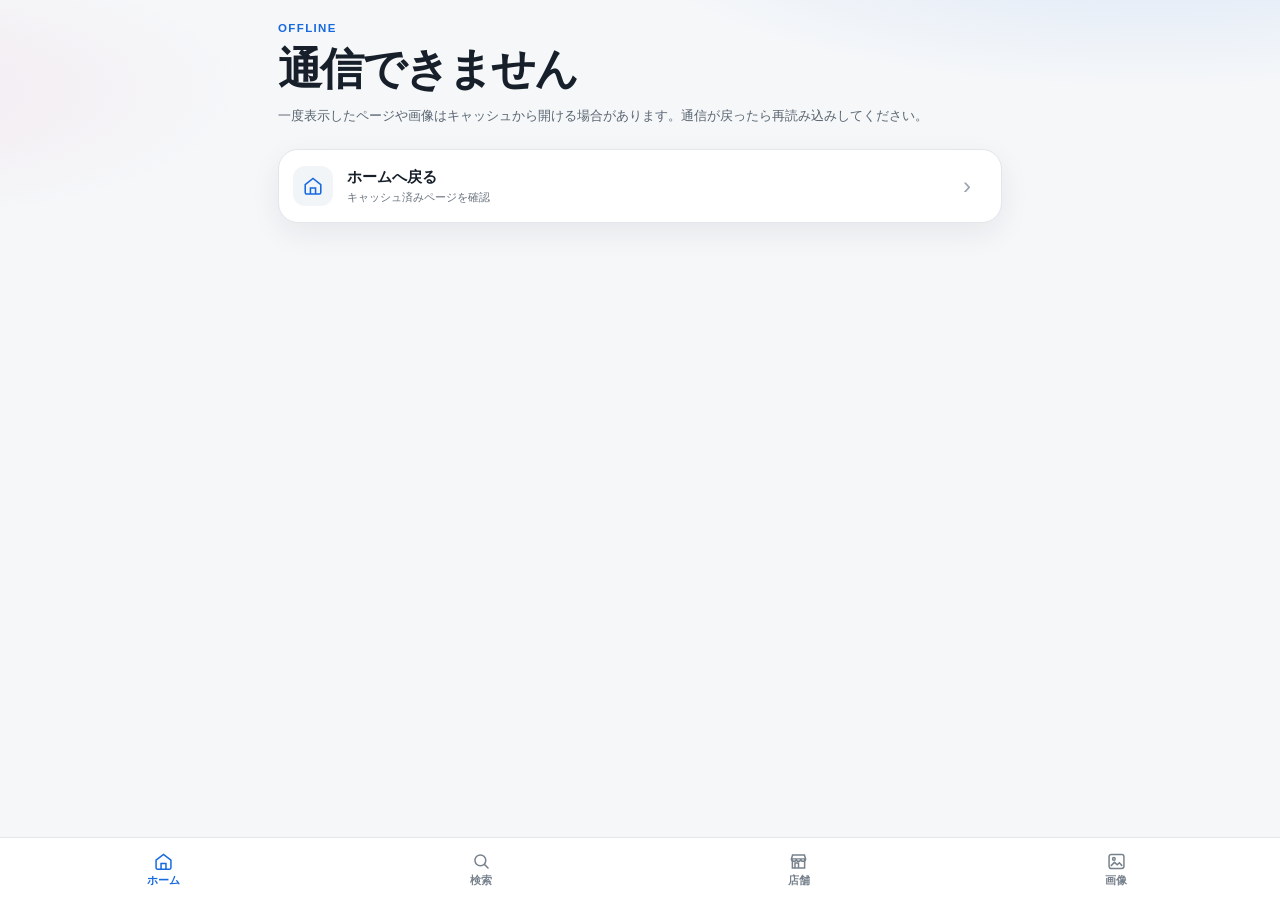
<file: offline.html>
<!doctype html><html lang="ja"><head><meta charset="utf-8"><meta name="viewport" content="width=device-width,initial-scale=1,viewport-fit=cover"><meta name="theme-color" content="#f4f6f9"><title>オフライン｜HALL SCAN</title><link rel="stylesheet" href="./app-v2.css"><link rel="manifest" href="./manifest.webmanifest"><link rel="apple-touch-icon" href="./apple-touch-icon.png"><link rel="stylesheet" href="./app-v3.css"><link rel="stylesheet" href="./hallscan-v315.css"><script src="./fullrate-data-v314.js"></script>
<script src="./machine-strategy-v315.js"></script></head><body><main class="v21-page"><div class="v21-kicker">OFFLINE</div><h1>通信できません</h1><p class="v21-lead">一度表示したページや画像はキャッシュから開ける場合があります。通信が戻ったら再読み込みしてください。</p><div class="v21-actions"><a class="v21-action" href="./index.html"><div class="ico"><svg viewBox="0 0 24 24" fill="none" stroke="currentColor"><path d="M3.5 10.5 12 3.8l8.5 6.7v8.7a1.6 1.6 0 0 1-1.6 1.6H5.1a1.6 1.6 0 0 1-1.6-1.6z"/><path d="M9.2 20.8v-6.6h5.6v6.6"/></svg></div><div><b>ホームへ戻る</b><small>キャッシュ済みページを確認</small></div><div class="arr">›</div></a></div></main><nav class="v21-dock" aria-label="メインナビ"><a class="active" href="./index.html"><svg viewBox="0 0 24 24" fill="none" stroke="currentColor"><path d="M3.5 10.5 12 3.8l8.5 6.7v8.7a1.6 1.6 0 0 1-1.6 1.6H5.1a1.6 1.6 0 0 1-1.6-1.6z"/><path d="M9.2 20.8v-6.6h5.6v6.6"/></svg><span>ホーム</span></a><a class="" href="./search.html"><svg viewBox="0 0 24 24" fill="none" stroke="currentColor"><circle cx="10.7" cy="10.7" r="6.2"/><path d="m15.3 15.3 4.7 4.7"/></svg><span>検索</span></a><a class="" href="./stores.html"><svg viewBox="0 0 24 24" fill="none" stroke="currentColor"><path d="M4 9h16l-1.2-4.5H5.2z"/><path d="M5 9v10.5h14V9M8 19.5v-5.8h4v5.8"/><path d="M4 9c0 1.5 1.2 2.7 2.7 2.7S9.4 10.5 9.4 9c0 1.5 1.2 2.7 2.6 2.7S14.6 10.5 14.6 9c0 1.5 1.2 2.7 2.7 2.7S20 10.5 20 9"/></svg><span>店舗</span></a><a class="" href="./visual-guide.html"><svg viewBox="0 0 24 24" fill="none" stroke="currentColor"><rect x="3.5" y="4" width="17" height="16" rx="2.5"/><circle cx="9" cy="9" r="1.5"/><path d="m5.5 17 4.2-4 3.1 2.8 2.5-2.3 3.2 3.5"/></svg><span>画像</span></a></nav><script id="pwa-register-v38">if('serviceWorker'in navigator&&location.protocol!=='file:'){addEventListener('load',()=>{navigator.serviceWorker.register('./sw.js').then(reg=>reg.update().catch(()=>{})).catch(()=>{})},{once:true})}</script><script src="./hallscan-v315.js"></script></body></html>
</file>
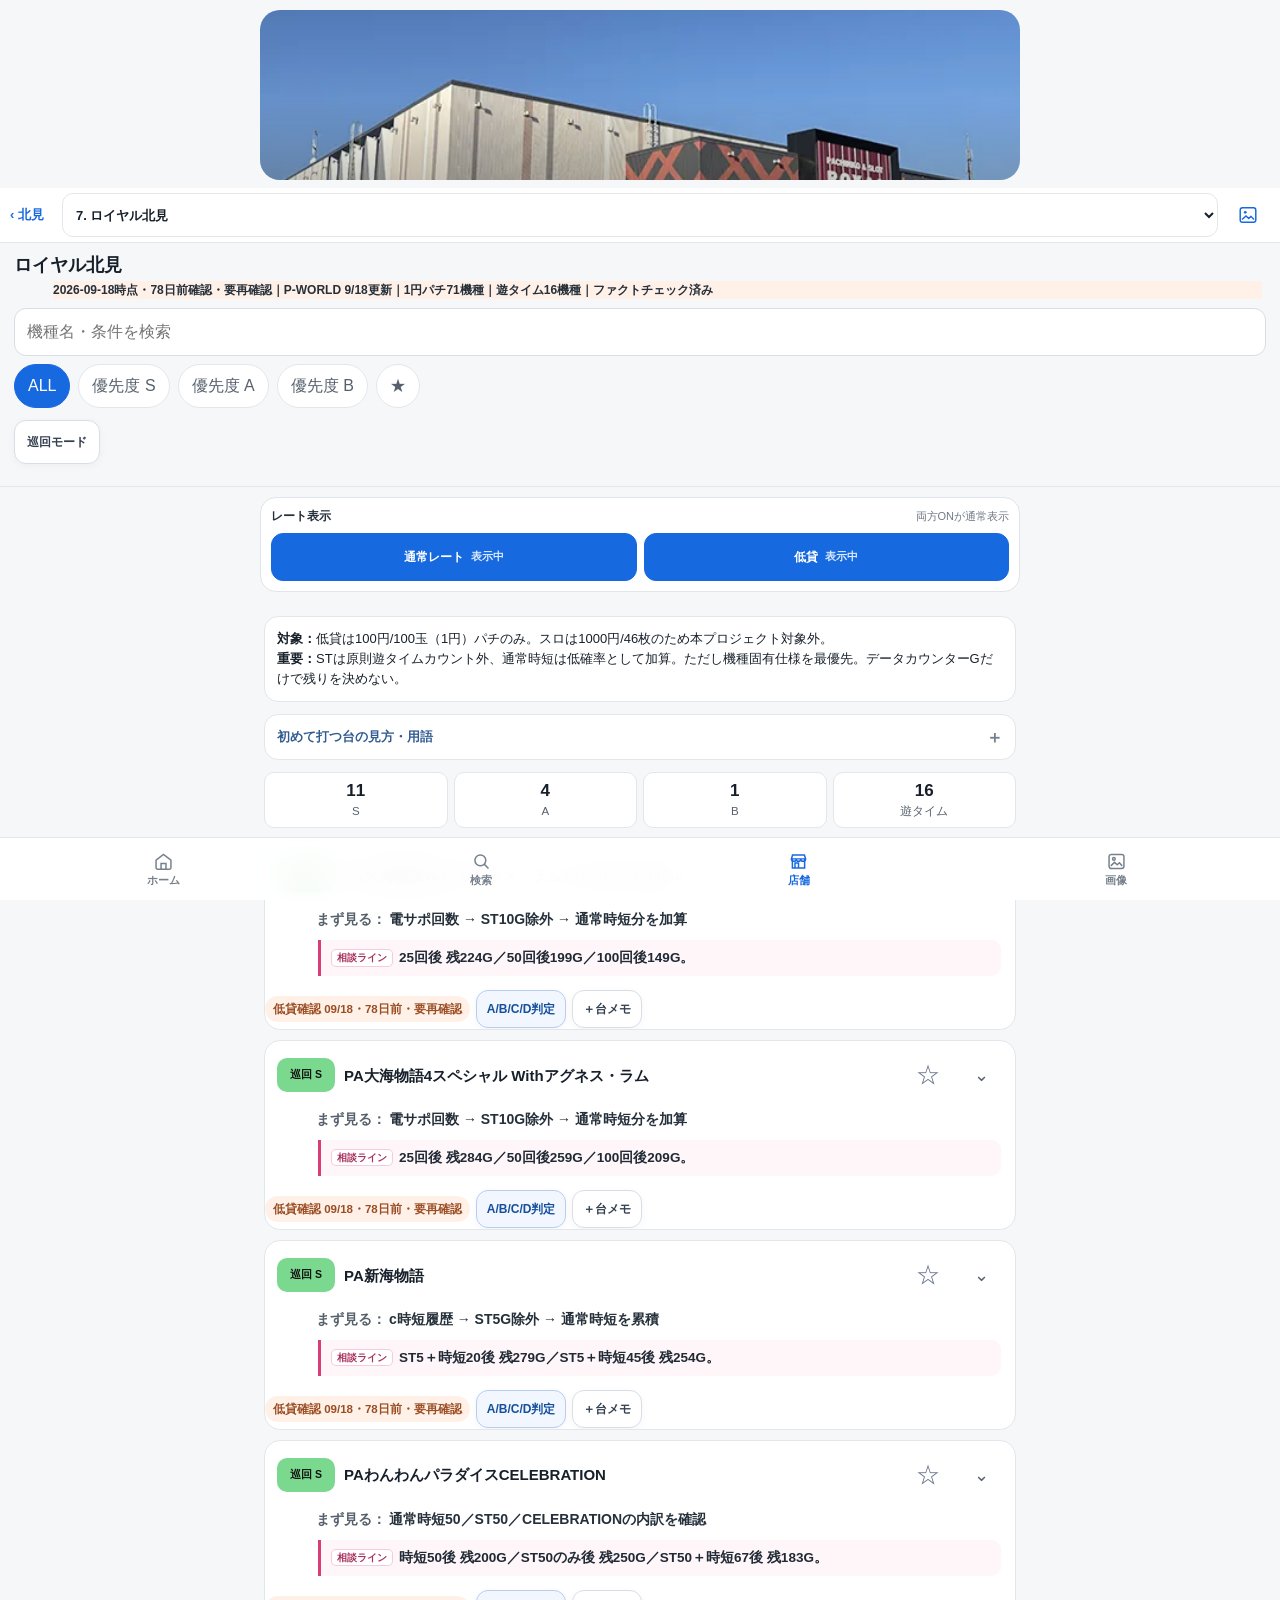
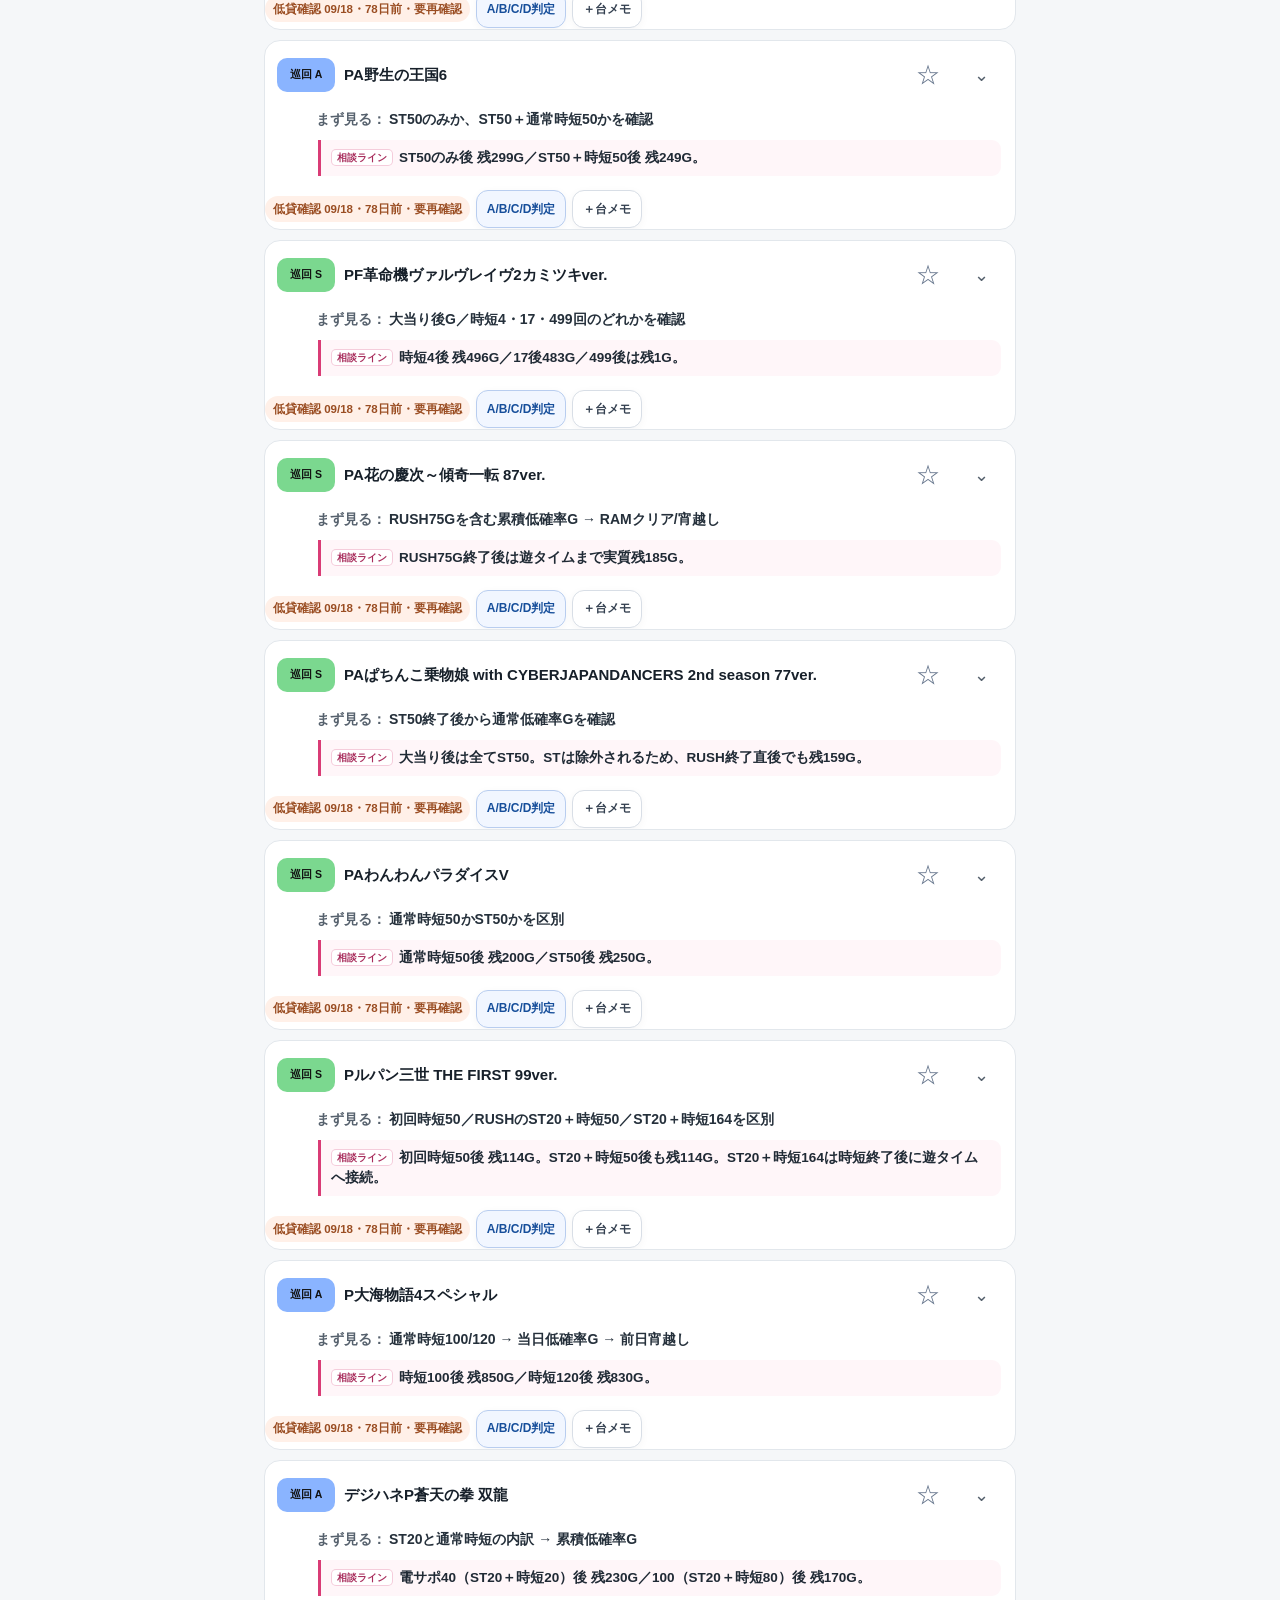
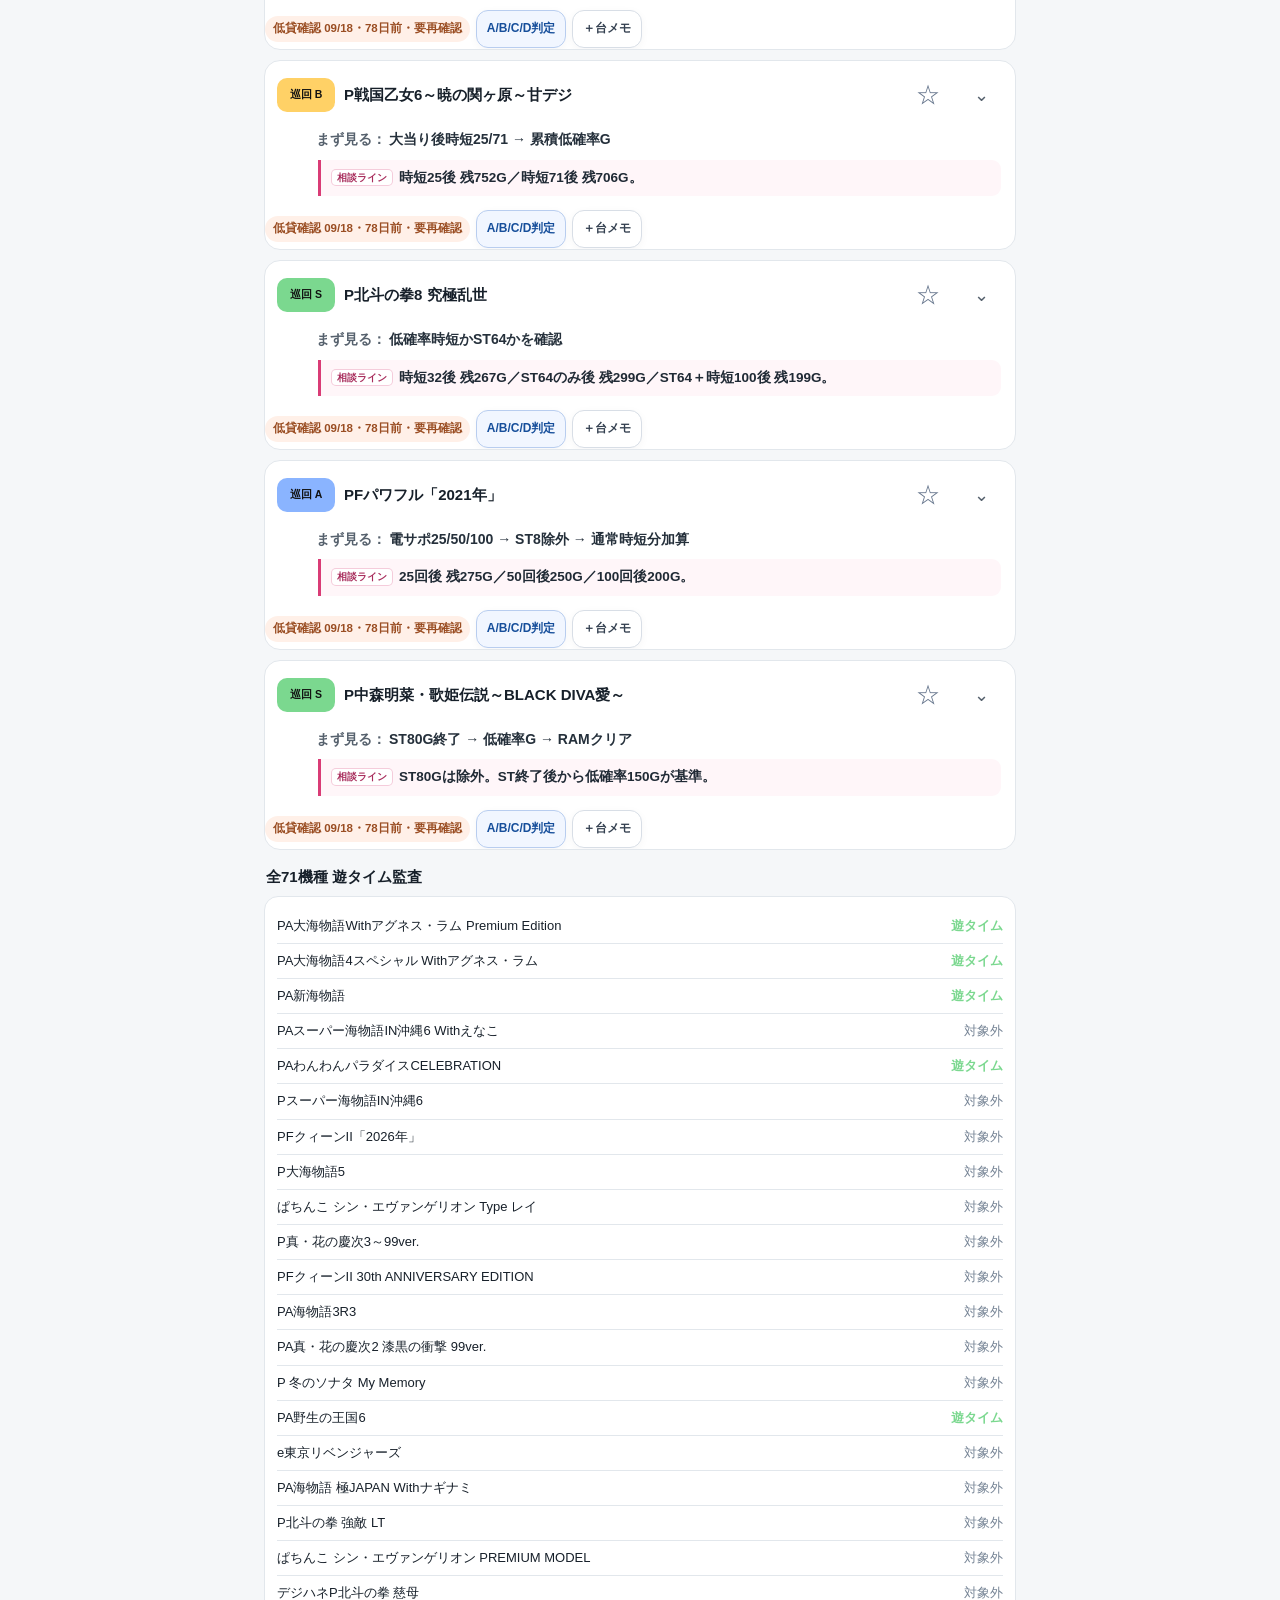
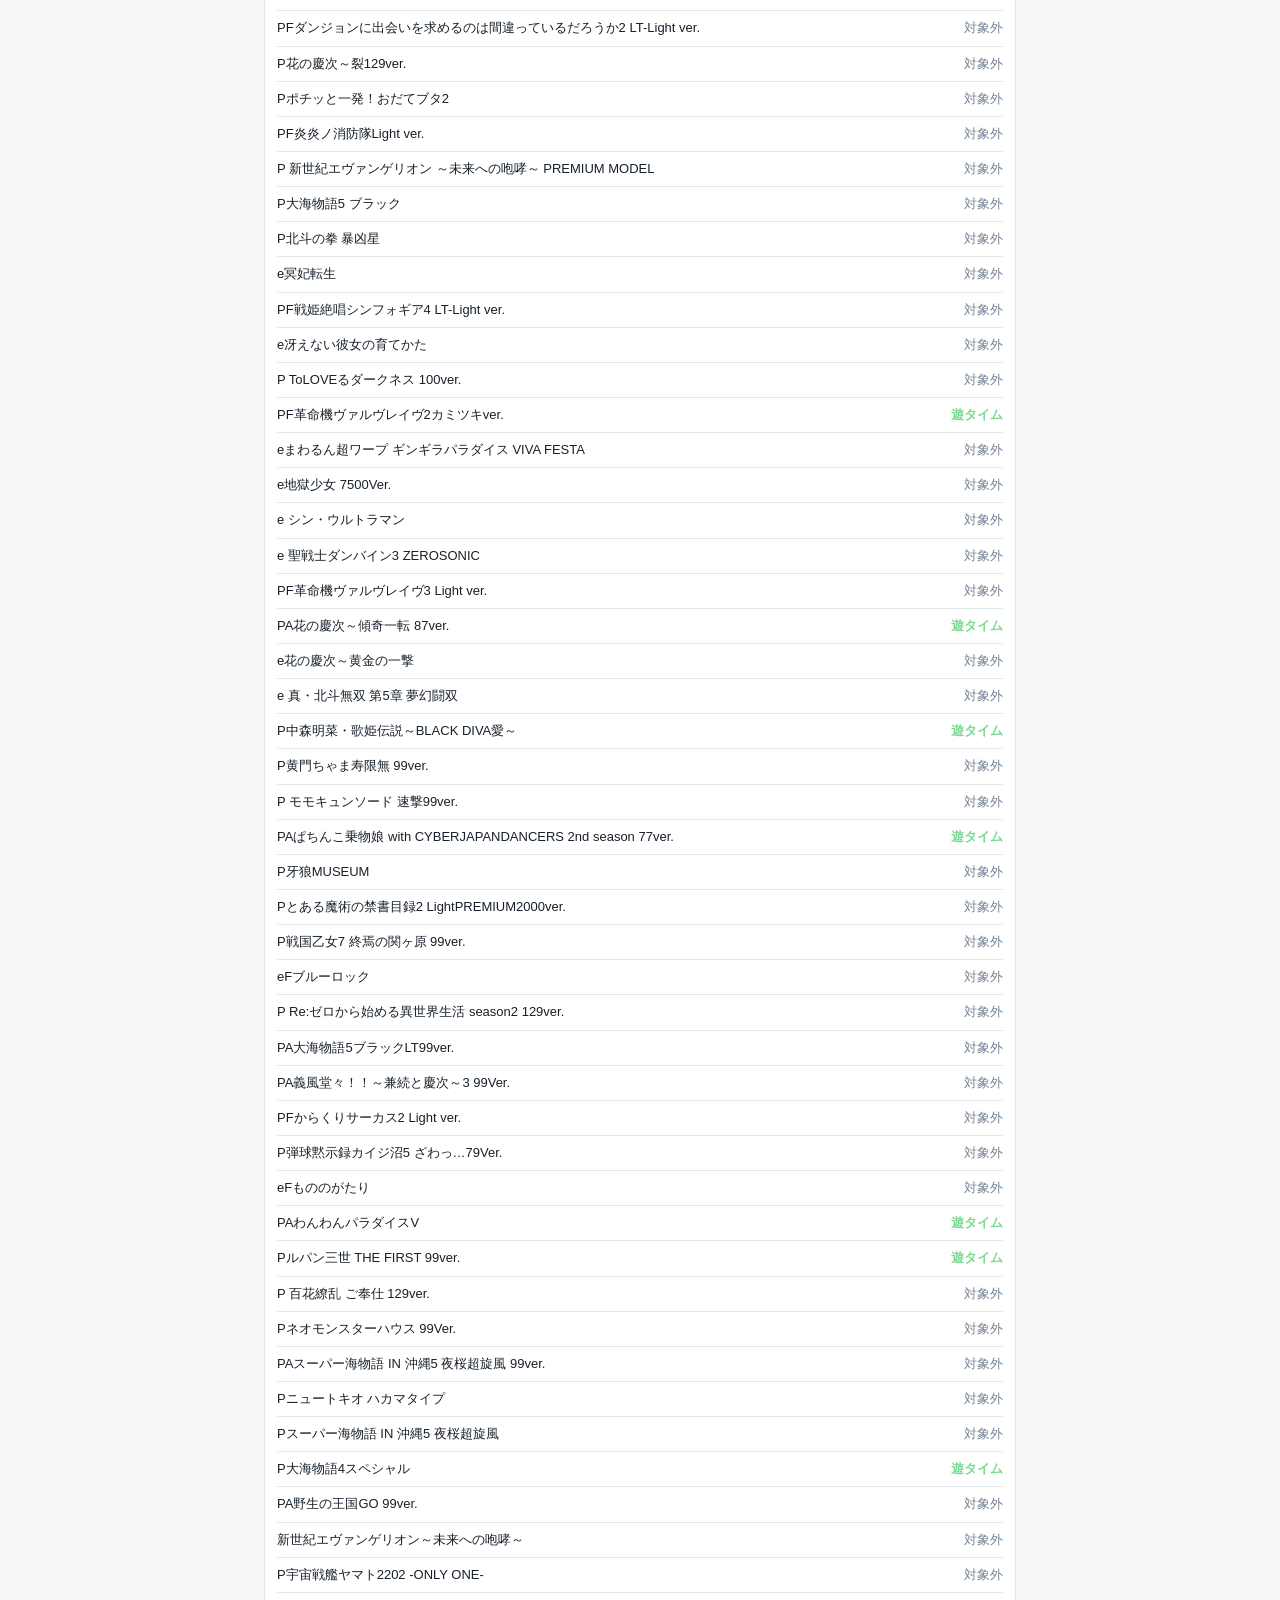
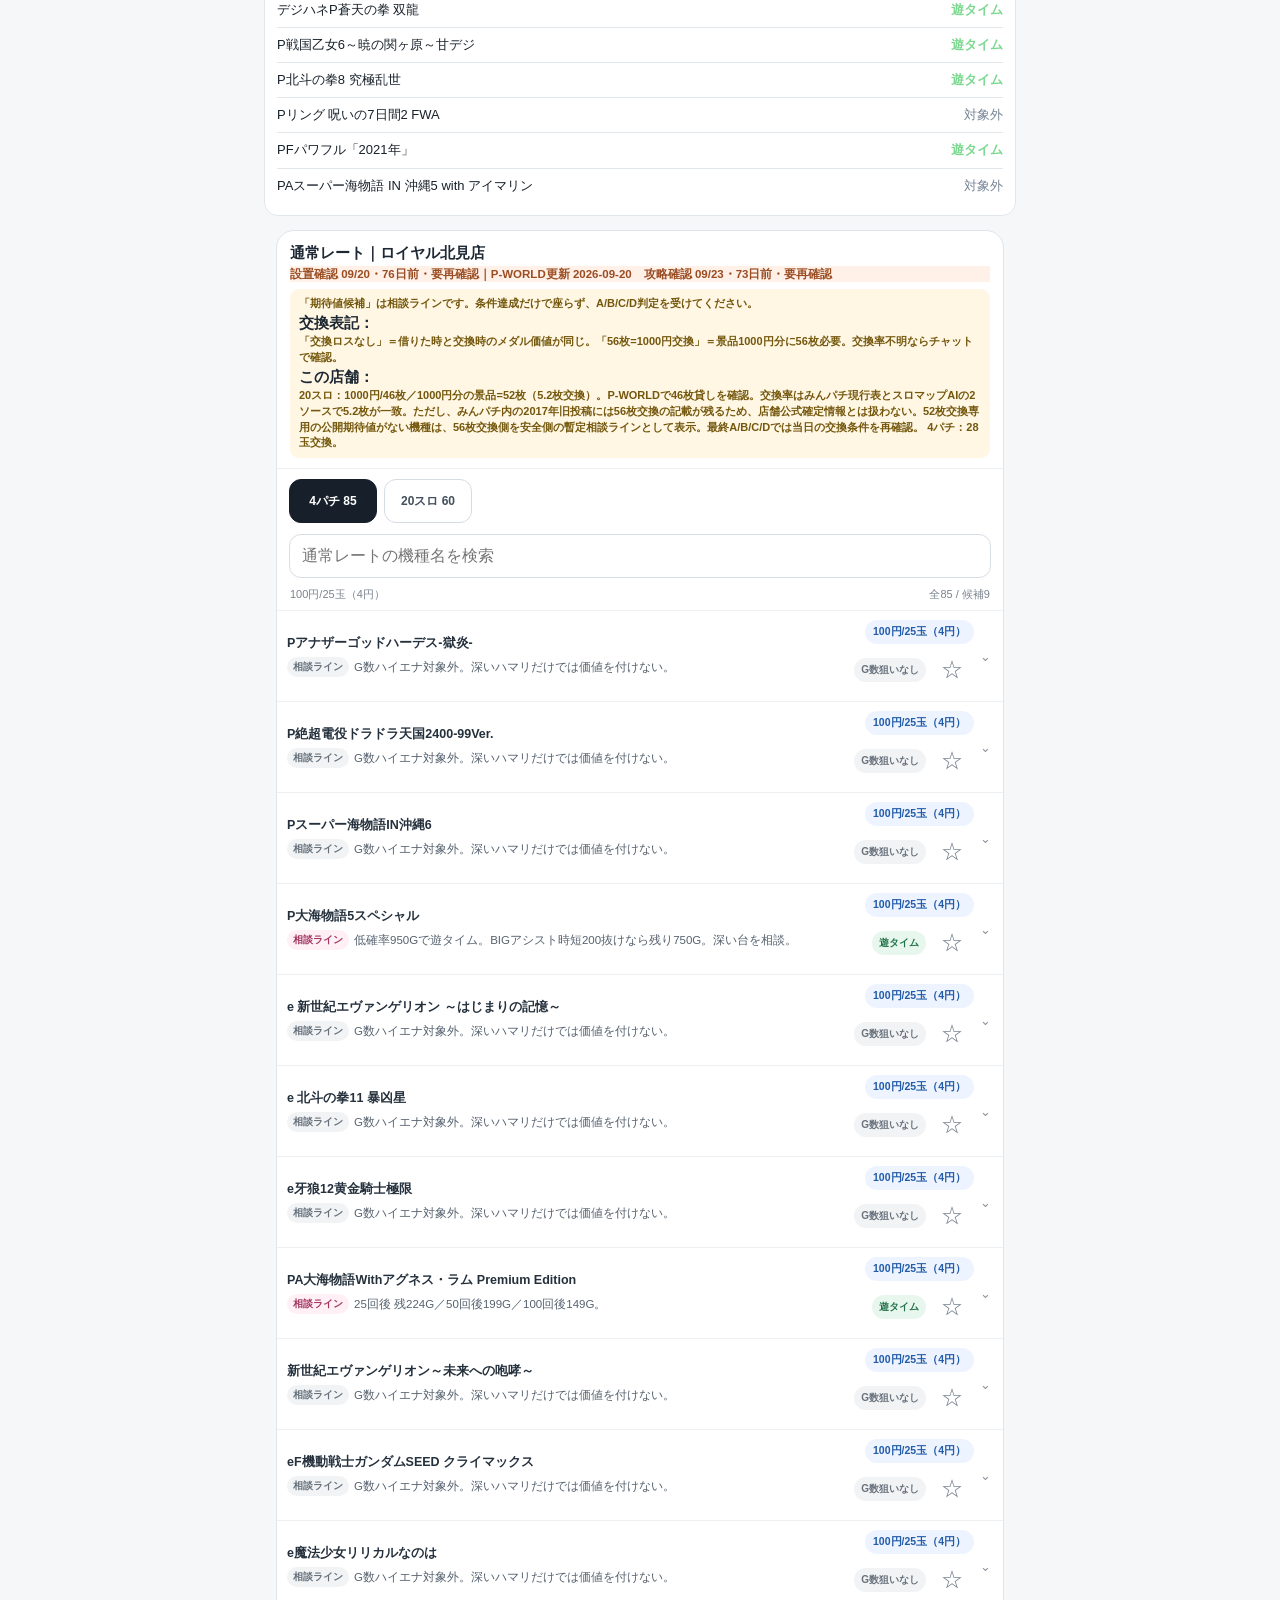
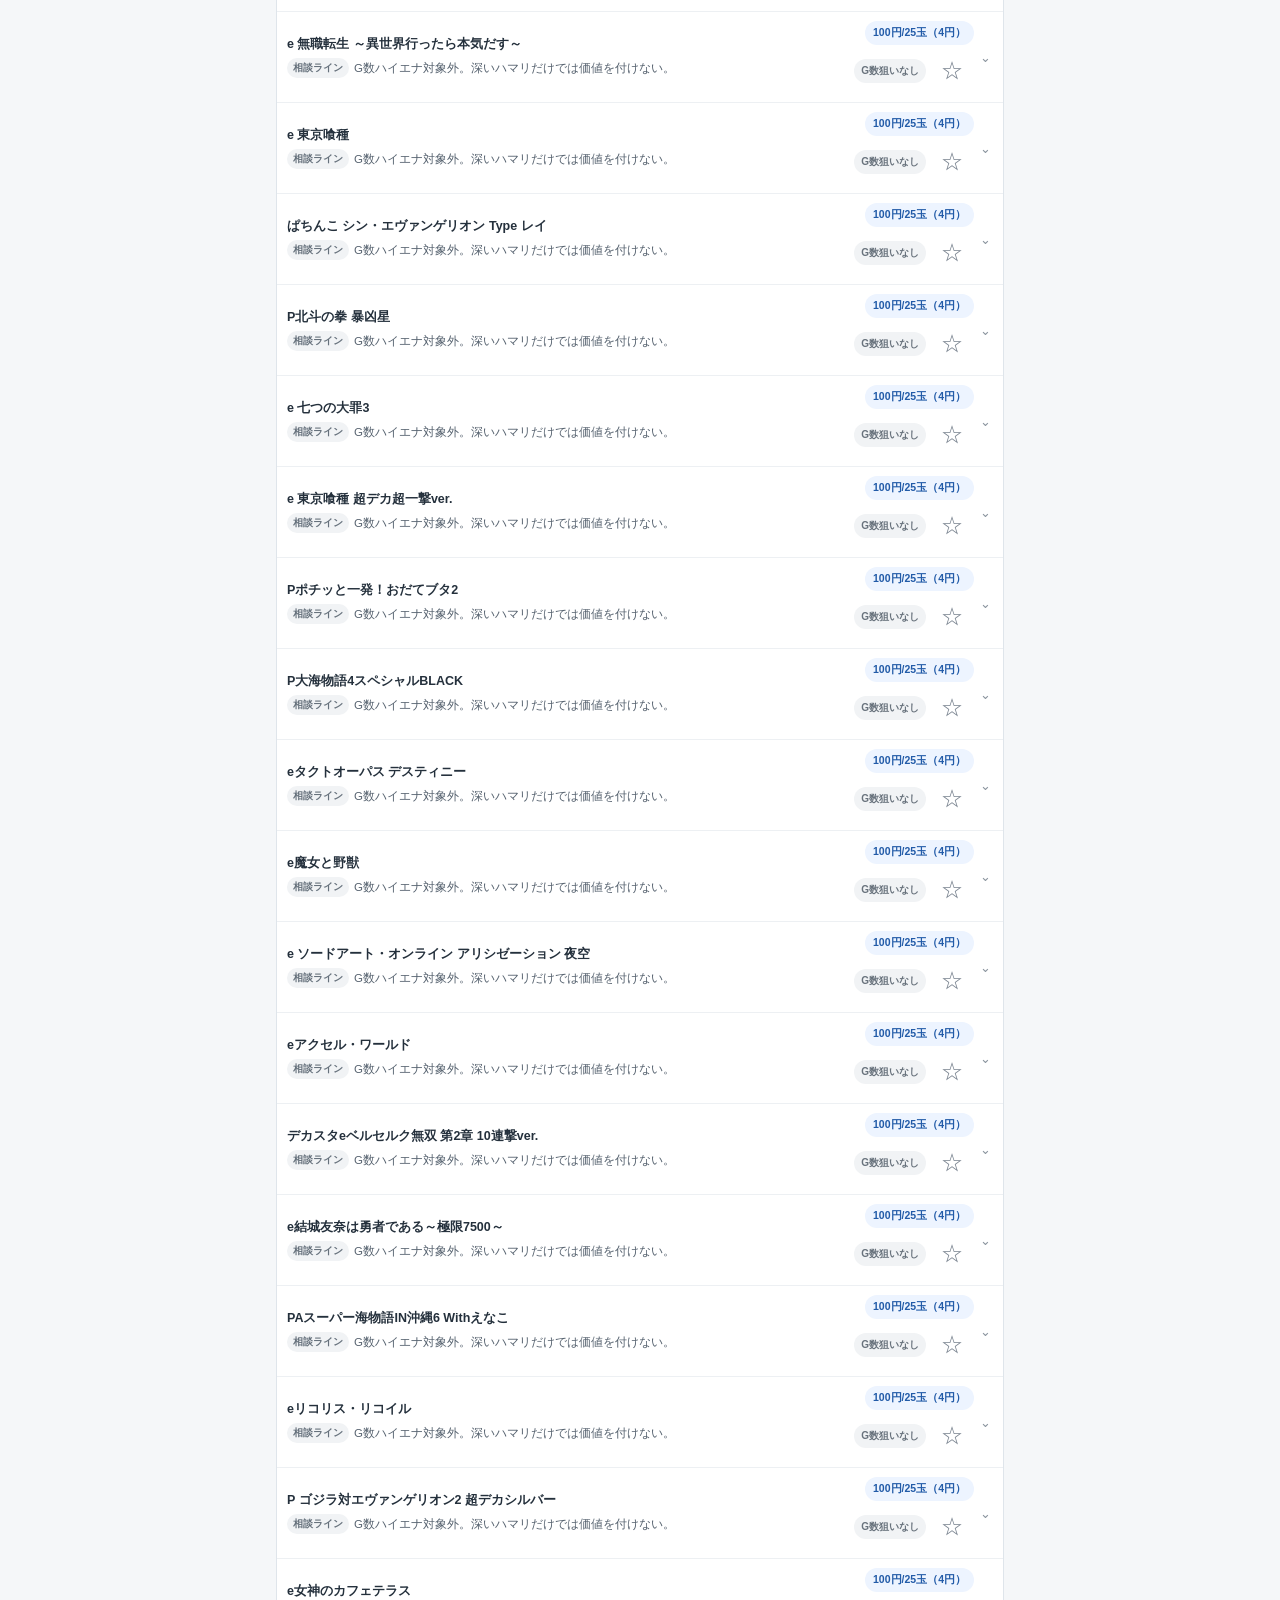
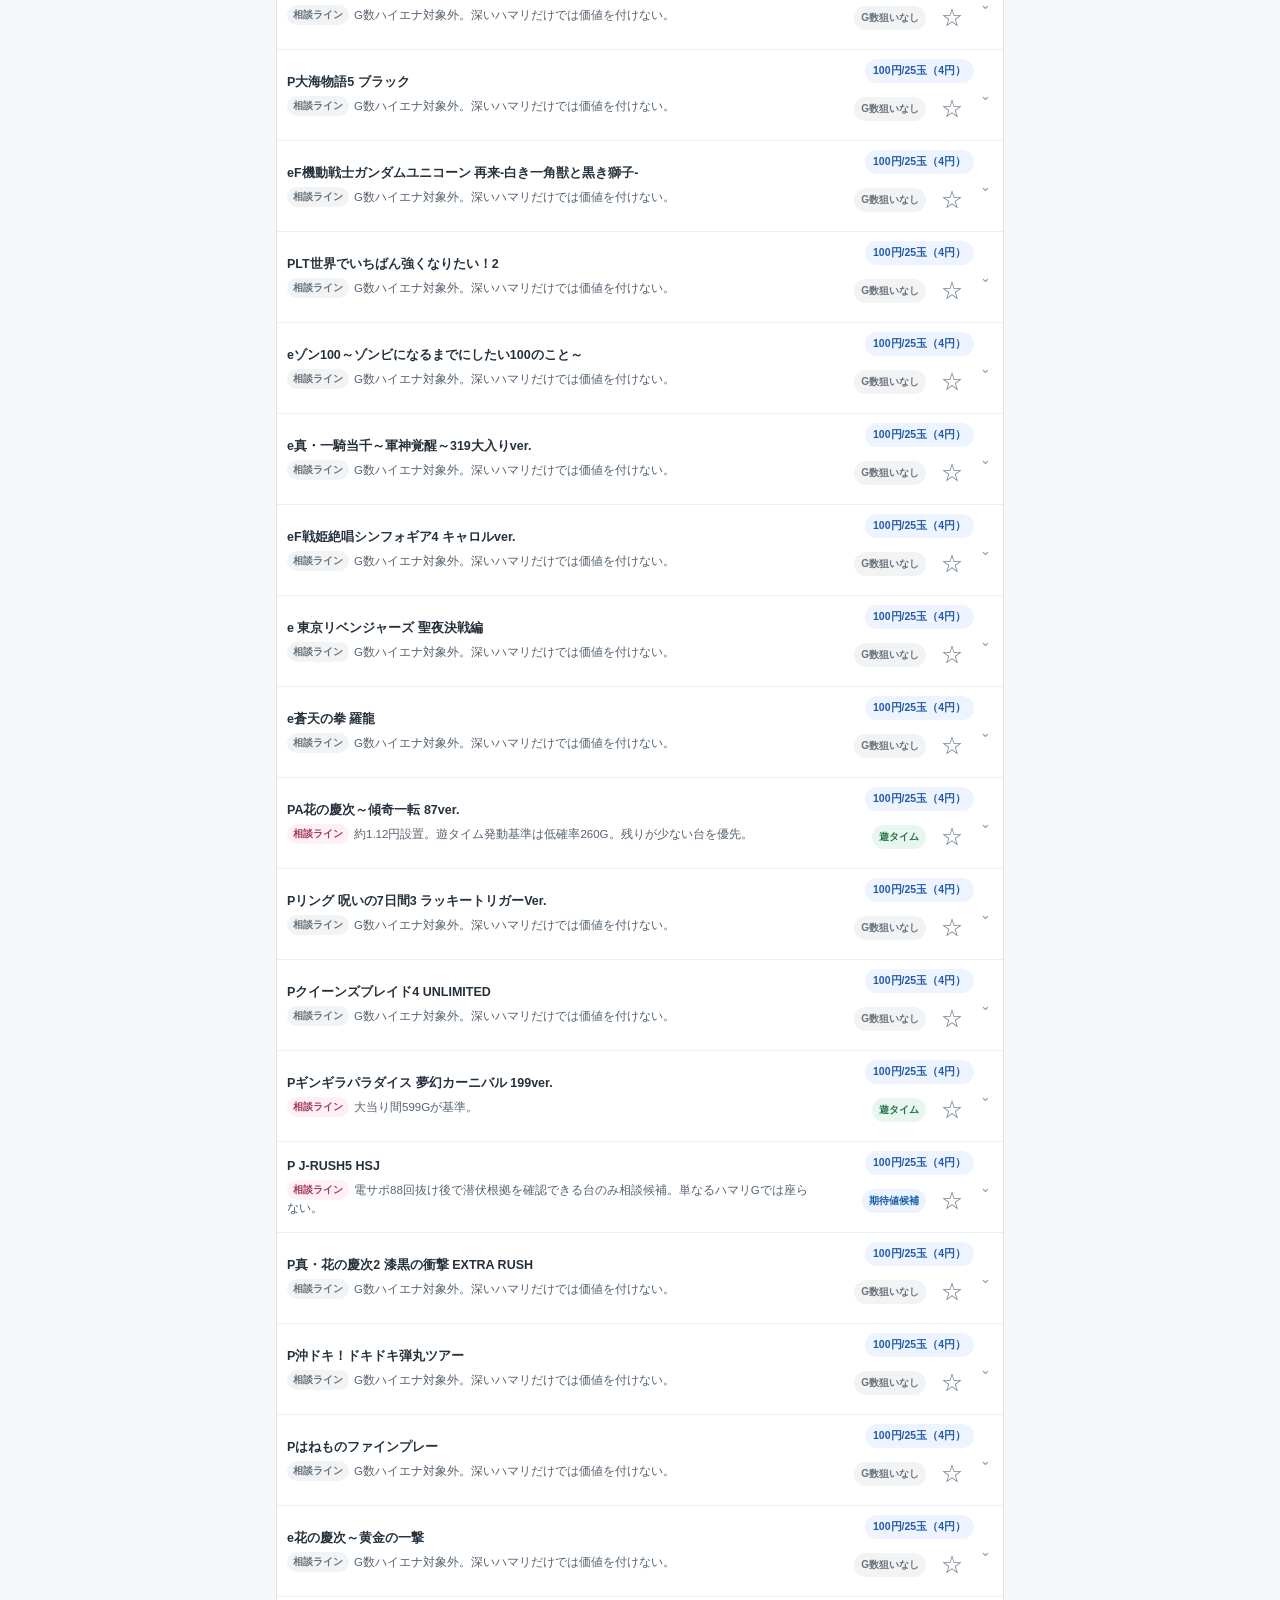
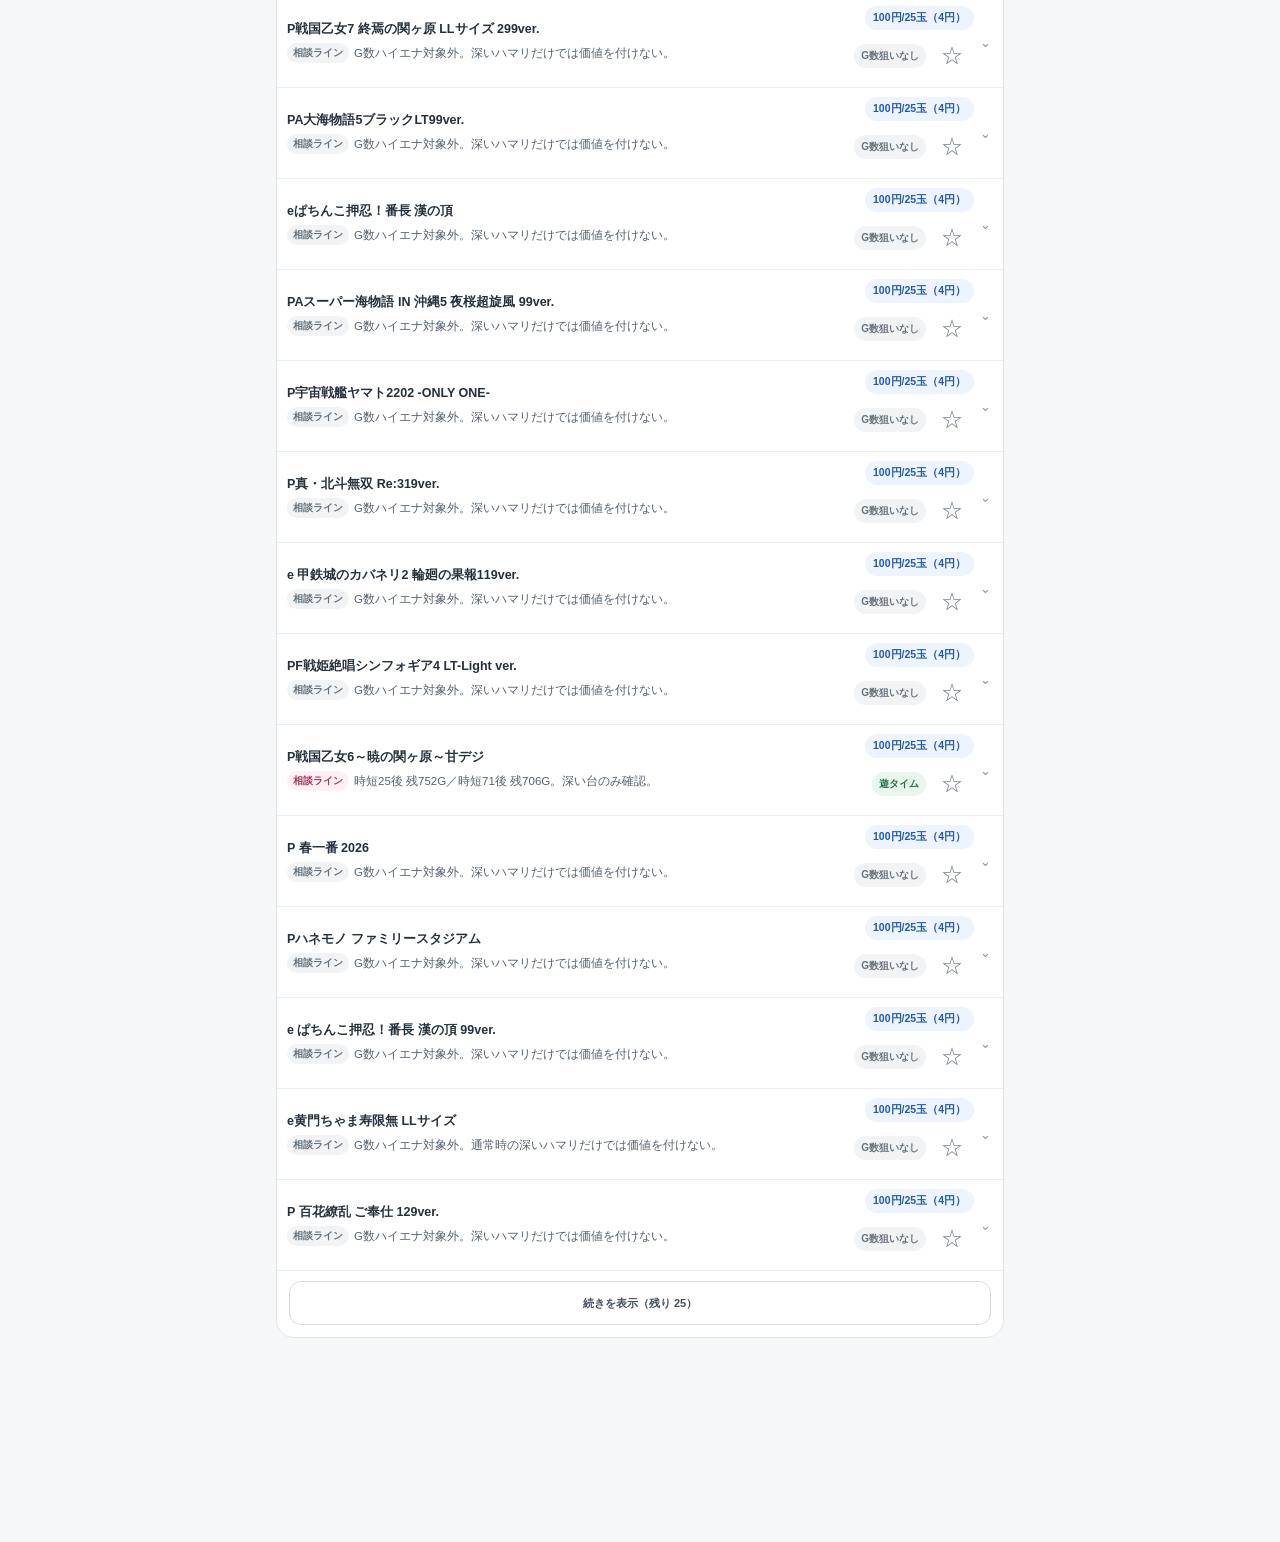
<file: royal_kitami_integrated_factchecked.html>
<!doctype html><html lang="ja"><head><meta charset="utf-8"><meta name="viewport" content="width=device-width,initial-scale=1,viewport-fit=cover"><meta name="theme-color" content="#f4f6f9"><title>ロイヤル北見店｜HALL SCAN</title><style>
:root{--bg:#0b0f14;--panel:#121821;--panel2:#171f2b;--line:#263244;--text:#eef3f8;--muted:#9aa7b6;--accent:#8ab4ff}*{box-sizing:border-box}html{scroll-behavior:smooth}body{margin:0;background:var(--bg);color:var(--text);font-family:-apple-system,BlinkMacSystemFont,"Hiragino Sans","Yu Gothic",sans-serif;padding-bottom:94px}header{position:sticky;top:0;z-index:20;background:rgba(11,15,20,.96);backdrop-filter:blur(14px);border-bottom:1px solid var(--line);padding:12px}h1{font-size:18px;margin:0 0 4px}.sub{font-size:12px;color:var(--muted)}main{padding:12px;max-width:780px;margin:auto}button{font:inherit}.search{width:100%;padding:12px;margin-top:9px;border:1px solid var(--line);border-radius:12px;background:var(--panel);color:var(--text);font-size:16px}.filters{display:flex;gap:7px;overflow:auto;padding-top:8px}.filter{border:1px solid var(--line);background:var(--panel);color:var(--text);border-radius:999px;padding:8px 12px;white-space:nowrap}.filter.active{border-color:var(--accent);background:#162338}.notice,.audit{background:#101722;border:1px solid var(--line);border-radius:14px;padding:12px;margin-bottom:12px;font-size:13px;line-height:1.55}.stats{display:grid;grid-template-columns:repeat(4,1fr);gap:6px;margin-bottom:12px}.stat{background:var(--panel);border:1px solid var(--line);border-radius:10px;padding:8px;text-align:center}.stat b{display:block;font-size:17px}.stat span{font-size:10px;color:var(--muted)}.card{background:var(--panel);border:1px solid var(--line);border-radius:16px;margin-bottom:10px;overflow:hidden}.head{display:flex;align-items:center;gap:9px;padding:12px}.rank{min-width:34px;height:34px;border-radius:10px;display:grid;place-items:center;font-weight:800}.rank.S{color:#111;background:#7bd88f}.rank.A{color:#111;background:#8ab4ff}.rank.B{color:#111;background:#ffd166}.rank.C{background:#6b7280}.name{flex:1;font-weight:750;font-size:15px;line-height:1.3}.star{border:0;background:transparent;color:#64748b;font-size:24px}.star.on{color:#ffd166}.toggle{border:0;background:transparent;color:var(--muted);font-size:18px}.quick{padding:0 12px 12px;font-size:13px;line-height:1.5}.details{display:none;border-top:1px solid var(--line);padding:11px 12px 13px;background:var(--panel2)}.card.open .details{display:block}.row{display:grid;grid-template-columns:74px 1fr;gap:9px;padding:6px 0;border-bottom:1px dashed #293446;font-size:13px;line-height:1.55}.row:last-child{border:0}.label{color:var(--muted);font-weight:700}.source{display:inline-block;margin-top:10px;color:var(--accent);text-decoration:none;font-size:13px}h2{font-size:15px;margin:18px 2px 9px}.auditrow{display:grid;grid-template-columns:1fr auto;gap:8px;padding:7px 0;border-bottom:1px solid #202a38}.auditrow:last-child{border:0}.yes{color:#7bd88f;font-weight:700}.no{color:#778596}.bottom{position:fixed;left:0;right:0;bottom:0;z-index:30;background:rgba(15,20,27,.96);border-top:1px solid var(--line);display:grid;grid-template-columns:repeat(4,1fr);padding:6px 5px calc(6px + env(safe-area-inset-bottom))}.bottom button{border:0;background:none;color:var(--muted);padding:7px;font-size:11px}.bottom b{display:block;color:var(--text);font-size:16px}.hidden{display:none!important}
/* iPhone/mobile shell: no iframe, true viewport width */
html,body{width:100%;max-width:100%;overflow-x:hidden}
body{min-height:100dvh;padding-bottom:max(104px,calc(86px + env(safe-area-inset-bottom)))!important}
header{width:100%!important;max-width:none!important;margin:0!important;padding-top:calc(10px + env(safe-area-inset-top))!important;padding-left:max(10px,env(safe-area-inset-left))!important;padding-right:max(10px,env(safe-area-inset-right))!important}
main{width:100%!important;max-width:780px!important;margin-left:auto!important;margin-right:auto!important;padding-left:max(12px,env(safe-area-inset-left))!important;padding-right:max(12px,env(safe-area-inset-right))!important}
.globalnav{display:flex;align-items:center;gap:6px;margin-bottom:8px;overflow:auto;scrollbar-width:none}.globalnav::-webkit-scrollbar,.storetabs::-webkit-scrollbar{display:none}.globalnav a{flex:0 0 auto;text-decoration:none;color:var(--text,var(--t,#eef3f8));border:1px solid var(--line,var(--l,#263244));background:var(--panel,var(--p,#121821));border-radius:999px;padding:6px 9px;font-size:11px;font-weight:750;line-height:1.2}.globalnav .spacer{flex:1}
.storetabs{display:flex;gap:6px;overflow-x:auto;margin-top:9px;padding-bottom:2px;scrollbar-width:none}.storetab{flex:0 0 auto;text-decoration:none;color:var(--text,var(--t,#eef3f8));border:1px solid var(--line,var(--l,#263244));background:var(--panel,var(--p,#121821));border-radius:999px;padding:7px 9px;font-size:11px;white-space:nowrap;line-height:1.2}.storetab.active{border-color:var(--accent,var(--a,#8ab4ff));background:#162338}
.bottom,nav.bottom{padding-bottom:calc(8px + max(env(safe-area-inset-bottom),18px))!important;padding-left:max(6px,env(safe-area-inset-left))!important;padding-right:max(6px,env(safe-area-inset-right))!important}
img,video,canvas,svg{max-width:100%;height:auto}.name,.quick,.row>*,.notice,.sub,.detail,.details,.card{overflow-wrap:anywhere;word-break:normal;min-width:0}input,button,select,textarea{max-width:100%}
@media(max-width:430px){h1{font-size:17px!important}.sub{font-size:11px!important}.storetab{font-size:10.5px;padding:7px 8px}}

</style><meta name="apple-mobile-web-app-capable" content="yes"><meta name="apple-mobile-web-app-status-bar-style" content="default"><meta name="color-scheme" content="light">
<link rel="stylesheet" href="./app-v2.css">
<link rel="manifest" href="./manifest.webmanifest"><link rel="apple-touch-icon" href="./apple-touch-icon.png"><link rel="stylesheet" href="./app-v3.css"><link rel="stylesheet" href="./hallscan-v315.css"><script src="./fullrate-data-v314.js"></script>
<script src="./machine-strategy-v315.js"></script></head><body class="v2-store"><div class="v32-storeHero"><img src="./royal-kitami.webp" alt="" fetchpriority="high" onerror="this.closest('.v32-storeHero').hidden=true"><div class="v32-storeHeroShade"></div></div><nav class="v2-appbar"><a class="v2-back" href="./stores.html#kitami">‹ 北見</a><select class="v2-store-select" aria-label="北見の店舗を切替" onchange="if(this.value)location.href=this.value"><option value="./kitami_himawari_integrated_factchecked.html">1. 北見ひまわり</option><option value="./daigoro_z_integrated_factchecked.html">2. DAIGORO Z</option><option value="./maruhan_kitami_integrated_factchecked.html">3. マルハン北見</option><option value="./maruhan_tanno_integrated_factchecked.html">4. マルハン端野</option><option value="./dynam_kitami_integrated_factchecked.html">5. ダイナム北見</option><option value="./daigoro_x_integrated_factchecked.html">6. DAIGORO X</option><option value="./royal_kitami_integrated_factchecked.html" selected>7. ロイヤル北見</option><option value="./aurora_kitami_integrated_factchecked.html">8. オーロラ北見</option><option value="./towa_kitami_integrated_factchecked.html">9. 東和 北見</option><option value="./daiman_integrated_factchecked.html">10. ダイマン留辺蘂</option></select><a class="v2-tool" href="./visual-guide.html" aria-label="画像ガイド"><svg viewBox="0 0 24 24" aria-hidden="true"><rect x="3.5" y="4" width="17" height="16" rx="2.5" fill="none" stroke="currentColor" stroke-width="1.6"/><circle cx="9" cy="9" r="1.5" fill="currentColor"/><path d="m5.5 17 4.2-4 3.1 2.8 2.5-2.3 3.2 3.5" fill="none" stroke="currentColor" stroke-width="1.6" stroke-linejoin="round"/></svg></a></nav>
<header><h1>ロイヤル北見</h1><div class="sub">2026-09-18｜P-WORLD 9/18更新｜1円パチ71機種｜遊タイム16機種｜ファクトチェック済み</div><input id="search" class="search" placeholder="機種名・条件を検索"><div class="filters"><button class="filter active" data-rank="ALL">ALL</button><button class="filter" data-rank="S">S</button><button class="filter" data-rank="A">A</button><button class="filter" data-rank="B">B</button><button class="filter" data-rank="FAV">★</button></div></header>
<main><div class="notice"><b>対象：</b>低貸は100円/100玉（1円）パチのみ。スロは1000円/46枚のため本プロジェクト対象外。<br><b>重要：</b>STは原則遊タイムカウント外、通常時短は低確率として加算。ただし機種固有仕様を最優先。データカウンターGだけで残りを決めない。</div><details class="v311-help"><summary>初めて打つ台の見方・用語</summary><div class="v311-helpbody"><p><b>読み順：</b>「まず見る」→「座る目安」→必要なら詳細。矢印（→）は左から確認します。</p><div class="v311-glossary"><span><b>G</b> ゲーム数</span><span><b>液晶G</b> 台の画面に出るG数</span><span><b>実G</b> 実際に消化したG数</span><span><b>AT</b> 出玉を増やすメイン区間</span><span><b>CZ</b> AT・ボーナス等へのチャンス区間</span><span><b>AT間/CZ間</b> 前回のAT/CZからの経過</span><span><b>スルー</b> 次の当たり等につながらず終わった回数</span><span><b>pt</b> ポイント</span><span><b>BIG/REG</b> ボーナスの種類</span><span><b>BC/BT</b> バジリスク系のボーナス/AT名称</span><span><b>リセット</b> 設定変更などで内部状態が初期化された状態</span><span><b>ST</b> 大当り確率が高い区間</span><span><b>時短</b> 電サポ付きの通常確率区間（機種ごとの例外あり）</span><span><b>RAMクリア</b> 内部カウントが初期化された状態</span><span><b>宵越し</b> 前日から内部カウントが引き継がれた状態</span><span><b>示唆</b> 内部状態のヒント。確定とは限らない</span></div><p class="v311-caution"><b>迷ったら見送る：</b>ST/時短やリセット状態など、カードに必要な条件を判別できない台は残りGを推測して打たない。</p></div></details><div id="stats" class="stats"></div><div id="cards"></div><h2 id="auditTitle">全71機種 遊タイム監査</h2><div id="audit" class="audit"></div></main>
<nav class="v21-dock" aria-label="メインナビ"><a class="" href="./index.html"><svg viewBox="0 0 24 24" fill="none" stroke="currentColor"><path d="M3.5 10.5 12 3.8l8.5 6.7v8.7a1.6 1.6 0 0 1-1.6 1.6H5.1a1.6 1.6 0 0 1-1.6-1.6z"/><path d="M9.2 20.8v-6.6h5.6v6.6"/></svg><span>ホーム</span></a><a class="" href="./search.html"><svg viewBox="0 0 24 24" fill="none" stroke="currentColor"><circle cx="10.7" cy="10.7" r="6.2"/><path d="m15.3 15.3 4.7 4.7"/></svg><span>検索</span></a><a class="active" href="./stores.html"><svg viewBox="0 0 24 24" fill="none" stroke="currentColor"><path d="M4 9h16l-1.2-4.5H5.2z"/><path d="M5 9v10.5h14V9M8 19.5v-5.8h4v5.8"/><path d="M4 9c0 1.5 1.2 2.7 2.7 2.7S9.4 10.5 9.4 9c0 1.5 1.2 2.7 2.6 2.7S14.6 10.5 14.6 9c0 1.5 1.2 2.7 2.7 2.7S20 10.5 20 9"/></svg><span>店舗</span></a><a class="" href="./visual-guide.html"><svg viewBox="0 0 24 24" fill="none" stroke="currentColor"><rect x="3.5" y="4" width="17" height="16" rx="2.5"/><circle cx="9" cy="9" r="1.5"/><path d="m5.5 17 4.2-4 3.1 2.8 2.5-2.3 3.2 3.5"/></svg><span>画像</span></a></nav>
<script>const data=[{"name":"PA大海物語Withアグネス・ラム Premium Edition","rank":"S","check":"電サポ回数 → ST10G除外 → 通常時短分を加算","target":"25回後 残224G／50回後199G／100回後149G。","ceiling":"低確率239G → 時短10000G。","short":"ST10Gは除外。通常時短15/40/90Gのみ加算。","stop":"残り低確率Gで判断。遊タイムは実質次回濃厚。","note":"電サポ総回数＝低確率消化Gではない。","source":"https://www.p-world.co.jp/machine/database/10511"},{"name":"PA大海物語4スペシャル Withアグネス・ラム","rank":"S","check":"電サポ回数 → ST10G除外 → 通常時短分を加算","target":"25回後 残284G／50回後259G／100回後209G。","ceiling":"低確率299G → 時短379G。","short":"ST10Gは除外。通常時短15/40/90Gを加算。","stop":"残り低確率Gで判断。","note":"データカウンターとのズレに注意。","source":"https://www.p-world.co.jp/machine/database/9296"},{"name":"PA新海物語","rank":"S","check":"c時短履歴 → ST5G除外 → 通常時短を累積","target":"ST5＋時短20後 残279G／ST5＋時短45後 残254G。","ceiling":"低確率299G → 時短379G。","short":"c時短20/40/100Gも低確率として加算。10R後の長時短は遊タイムへ接続。","stop":"液晶表示・履歴を優先。","note":"通常の当たり後G数だけでは判定しない。","source":"https://www.p-world.co.jp/machine/database/9652"},{"name":"PAわんわんパラダイスCELEBRATION","rank":"S","check":"通常時短50／ST50／CELEBRATIONの内訳を確認","target":"時短50後 残200G／ST50のみ後 残250G／ST50＋時短67後 残183G。","ceiling":"低確率250G → 時短379G。","short":"通常時短は加算、ST50は除外。","stop":"電サポの中身を確認して残りを計算。","note":"『大当り間250G』ではなく低確率250G。","source":"https://www.p-world.co.jp/machine/database/10089"},{"name":"PA野生の王国6","rank":"A","check":"ST50のみか、ST50＋通常時短50かを確認","target":"ST50のみ後 残299G／ST50＋時短50後 残249G。","ceiling":"低確率299G → 時短5000G。","short":"ST50は除外。通常時短50Gは加算。","stop":"残り低確率Gと実測回転率で判断。","note":"遊タイム発動時は実質次回濃厚。","source":"https://www.p-world.co.jp/machine/database/10389"},{"name":"PF革命機ヴァルヴレイヴ2カミツキver.","rank":"S","check":"大当り後G／時短4・17・499回のどれかを確認","target":"時短4後 残496G／17後483G／499後は残1G。","ceiling":"RAMクリア後または大当り後500G → 時短759G＋残保留4。","short":"確変なしのため大当り後の時短も500G到達へ進む。","stop":"時短499抜けは最優先。","note":"Lightver.やミドル版と混同禁止。遊タイムから超神憑きRUSHへ。","source":"https://www.p-world.co.jp/machine/database/9543"},{"name":"PA花の慶次～傾奇一転 87ver.","rank":"S","check":"RUSH75Gを含む累積低確率G → RAMクリア/宵越し","target":"RUSH75G終了後は遊タイムまで実質残185G。","ceiling":"低確率260G → 時短5000G。","short":"RUSH75Gも遊タイムカウント対象。","stop":"残り低確率Gで判断。","note":"同シリーズ他スペックと混同しない。","source":"https://www.p-world.co.jp/machine/database/10490"},{"name":"PAぱちんこ乗物娘 with CYBERJAPANDANCERS 2nd season 77ver.","rank":"S","check":"ST50終了後から通常低確率Gを確認","target":"大当り後は全てST50。STは除外されるため、RUSH終了直後でも残159G。","ceiling":"低確率159G → 時短10000G。","short":"ST50は高確率のため遊タイムカウント外。","stop":"通常へ戻ってからの低確率Gで判断。","note":"59ver.PB（160G）など別スペックと混同禁止。","source":"https://www.p-world.co.jp/machine/database/10422"},{"name":"PAわんわんパラダイスV","rank":"S","check":"通常時短50かST50かを区別","target":"通常時短50後 残200G／ST50後 残250G。","ceiling":"低確率250G → 時短379G。","short":"通常時短は加算、STは除外。","stop":"電サポ状態を確認して残りGを計算。","note":"同じ50Gでも内部状態で残りが50G違う。","source":"https://www.p-world.co.jp/machine/database/9313"},{"name":"Pルパン三世 THE FIRST 99ver.","rank":"S","check":"初回時短50／RUSHのST20＋時短50／ST20＋時短164を区別","target":"初回時短50後 残114G。ST20＋時短50後も残114G。ST20＋時短164は時短終了後に遊タイムへ接続。","ceiling":"低確率164G（時短中含む）→ 時短379G。","short":"ST20は除外。通常時短50/164は加算。","stop":"時短164付与時は遊タイム接続まで追う。","note":"不二子89PB（遊タイム316G）とは別スペック。","source":"https://www.p-world.co.jp/machine/database/9960"},{"name":"P大海物語4スペシャル","rank":"A","check":"通常時短100/120 → 当日低確率G → 前日宵越し","target":"時短100後 残850G／時短120後 残830G。","ceiling":"低確率950G → 時短350G。","short":"通常時短100/120Gも低確率として加算。","stop":"前日最終G・当日時短分を含めて計算。","note":"RAMクリアでリセット。データカウンターと突入Gがズレる場合あり。","source":"https://www.p-world.co.jp/machine/database/9256"},{"name":"デジハネP蒼天の拳 双龍","rank":"A","check":"ST20と通常時短の内訳 → 累積低確率G","target":"電サポ40（ST20＋時短20）後 残230G／100（ST20＋時短80）後 残170G。","ceiling":"低確率（低確率時短含む）250G → 時短379G。","short":"ST20は除外。通常時短部分は加算。","stop":"長時間電サポ時はモード履歴を優先して判断。","note":"遊タイムは大当り間1回のみ。","source":"https://www.p-world.co.jp/machine/database/9595"},{"name":"P戦国乙女6～暁の関ヶ原～甘デジ","rank":"B","check":"大当り後時短25/71 → 累積低確率G","target":"時短25後 残752G／時短71後 残706G。","ceiling":"低確率777G（時短経由時は時短中も含む）→ 時短171G。","short":"確変なしの1種2種混合なので時短25/71はカウント対象。","stop":"天井が深く恩恵も171Gのため、かなり深い台だけ確認。","note":"ライトミドル戦国乙女6と混同禁止。","source":"https://www.p-world.co.jp/machine/database/9377"},{"name":"P北斗の拳8 究極乱世","rank":"S","check":"低確率時短かST64かを確認","target":"時短32後 残267G／ST64のみ後 残299G／ST64＋時短100後 残199G。","ceiling":"低確率（低確率時短含む）299G → 時短379G。","short":"低確率時短は加算、ST64は除外。","stop":"電サポ内訳を確認。","note":"遊タイムは大当り間1回のみ。","source":"https://www.p-world.co.jp/machine/database/9552"},{"name":"PFパワフル「2021年」","rank":"A","check":"電サポ25/50/100 → ST8除外 → 通常時短分加算","target":"25回後 残275G／50回後250G／100回後200G。","ceiling":"低確率292G → 時短100G。","short":"ST8Gは除外。通常時短17/42/92Gを加算。","stop":"恩恵は時短100Gなので残りGと回転率重視。","note":"2024年版・PB版と混同禁止。","source":"https://www.p-world.co.jp/machine/database/9383"},{"name":"P中森明菜・歌姫伝説～BLACK DIVA愛～","rank":"S","check":"ST80G終了 → 低確率G → RAMクリア","target":"ST80Gは除外。ST終了後から低確率150Gが基準。","ceiling":"低確率150G → 時短50000G（実質次回大当り濃厚）。","short":"ST80Gは高確率なのでカウント外。通常時の低確率のみ累積。","stop":"残り低確率Gが浅い台を優先。","note":"1円パチ現行設置。THE BEST LEGEND等の別スペックと混同禁止。","source":"https://www.p-world.co.jp/machine/database/10120"}];const auditData=[{"name":"PA大海物語Withアグネス・ラム Premium Edition","yutime":true},{"name":"PA大海物語4スペシャル Withアグネス・ラム","yutime":true},{"name":"PA新海物語","yutime":true},{"name":"PAスーパー海物語IN沖縄6 Withえなこ","yutime":false},{"name":"PAわんわんパラダイスCELEBRATION","yutime":true},{"name":"Pスーパー海物語IN沖縄6","yutime":false},{"name":"PFクィーンII「2026年」","yutime":false},{"name":"P大海物語5","yutime":false},{"name":"ぱちんこ シン・エヴァンゲリオン Type レイ","yutime":false},{"name":"P真・花の慶次3～99ver.","yutime":false},{"name":"PFクィーンII 30th ANNIVERSARY EDITION","yutime":false},{"name":"PA海物語3R3","yutime":false},{"name":"PA真・花の慶次2 漆黒の衝撃 99ver.","yutime":false},{"name":"P 冬のソナタ My Memory","yutime":false},{"name":"PA野生の王国6","yutime":true},{"name":"e東京リベンジャーズ","yutime":false},{"name":"PA海物語 極JAPAN Withナギナミ","yutime":false},{"name":"P北斗の拳 強敵 LT","yutime":false},{"name":"ぱちんこ シン・エヴァンゲリオン PREMIUM MODEL","yutime":false},{"name":"デジハネP北斗の拳 慈母","yutime":false},{"name":"PFダンジョンに出会いを求めるのは間違っているだろうか2 LT-Light ver.","yutime":false},{"name":"P花の慶次～裂129ver.","yutime":false},{"name":"Pポチッと一発！おだてブタ2","yutime":false},{"name":"PF炎炎ノ消防隊Light ver.","yutime":false},{"name":"P 新世紀エヴァンゲリオン ～未来への咆哮～ PREMIUM MODEL","yutime":false},{"name":"P大海物語5 ブラック","yutime":false},{"name":"P北斗の拳 暴凶星","yutime":false},{"name":"e冥妃転生","yutime":false},{"name":"PF戦姫絶唱シンフォギア4 LT-Light ver.","yutime":false},{"name":"e冴えない彼女の育てかた","yutime":false},{"name":"P ToLOVEるダークネス 100ver.","yutime":false},{"name":"PF革命機ヴァルヴレイヴ2カミツキver.","yutime":true},{"name":"eまわるん超ワープ ギンギラパラダイス VIVA FESTA","yutime":false},{"name":"e地獄少女 7500Ver.","yutime":false},{"name":"e シン・ウルトラマン","yutime":false},{"name":"e 聖戦士ダンバイン3 ZEROSONIC","yutime":false},{"name":"PF革命機ヴァルヴレイヴ3 Light ver.","yutime":false},{"name":"PA花の慶次～傾奇一転 87ver.","yutime":true},{"name":"e花の慶次～黄金の一撃","yutime":false},{"name":"e 真・北斗無双 第5章 夢幻闘双","yutime":false},{"name":"P中森明菜・歌姫伝説～BLACK DIVA愛～","yutime":true},{"name":"P黄門ちゃま寿限無 99ver.","yutime":false},{"name":"P モモキュンソード 速撃99ver.","yutime":false},{"name":"PAぱちんこ乗物娘 with CYBERJAPANDANCERS 2nd season 77ver.","yutime":true},{"name":"P牙狼MUSEUM","yutime":false},{"name":"Pとある魔術の禁書目録2 LightPREMIUM2000ver.","yutime":false},{"name":"P戦国乙女7 終焉の関ヶ原 99ver.","yutime":false},{"name":"eFブルーロック","yutime":false},{"name":"P Re:ゼロから始める異世界生活 season2 129ver.","yutime":false},{"name":"PA大海物語5ブラックLT99ver.","yutime":false},{"name":"PA義風堂々！！～兼続と慶次～3 99Ver.","yutime":false},{"name":"PFからくりサーカス2 Light ver.","yutime":false},{"name":"P弾球黙示録カイジ沼5 ざわっ…79Ver.","yutime":false},{"name":"eFもののがたり","yutime":false},{"name":"PAわんわんパラダイスV","yutime":true},{"name":"Pルパン三世 THE FIRST 99ver.","yutime":true},{"name":"P 百花繚乱 ご奉仕 129ver.","yutime":false},{"name":"Pネオモンスターハウス 99Ver.","yutime":false},{"name":"PAスーパー海物語 IN 沖縄5 夜桜超旋風 99ver.","yutime":false},{"name":"Pニュートキオ ハカマタイプ","yutime":false},{"name":"Pスーパー海物語 IN 沖縄5 夜桜超旋風","yutime":false},{"name":"P大海物語4スペシャル","yutime":true},{"name":"PA野生の王国GO 99ver.","yutime":false},{"name":"新世紀エヴァンゲリオン～未来への咆哮～","yutime":false},{"name":"P宇宙戦艦ヤマト2202 -ONLY ONE-","yutime":false},{"name":"デジハネP蒼天の拳 双龍","yutime":true},{"name":"P戦国乙女6～暁の関ヶ原～甘デジ","yutime":true},{"name":"P北斗の拳8 究極乱世","yutime":true},{"name":"Pリング 呪いの7日間2 FWA","yutime":false},{"name":"PFパワフル「2021年」","yutime":true},{"name":"PAスーパー海物語 IN 沖縄5 with アイマリン","yutime":false}];let activeRank='ALL';const legacyFavKey='royal_kitami_integrated_favs_v1',favKey='okhotsk_favorites_v2';const favId=m=>'royal_kitami_integrated_factchecked.html|'+m.name;let favorites=new Set;try{favorites=new Set(JSON.parse(localStorage.getItem(favKey)||'[]'));const oldFavs=JSON.parse(localStorage.getItem(legacyFavKey)||'[]');let changed=false;for(const v of oldFavs){const name=String(v).split('::').pop(),k='royal_kitami_integrated_factchecked.html|'+name;if(!favorites.has(k)){favorites.add(k);changed=true}}if(changed)localStorage.setItem(favKey,JSON.stringify([...favorites]))}catch(e){}function esc(s){return String(s).replace(/[&<>"']/g,m=>({'&':'&amp;','<':'&lt;','>':'&gt;','"':'&quot;',"'":'&#039;'}[m]));}function setRank(r){activeRank=r;document.querySelectorAll('.filter').forEach(b=>b.classList.toggle('active',b.dataset.rank===r));render();}document.querySelectorAll('.filter').forEach(b=>b.onclick=()=>setRank(b.dataset.rank));document.getElementById('search').addEventListener('input',render);function render(){const q=document.getElementById('search').value.trim().toLowerCase();const ranks=['S','A','B'];document.getElementById('stats').innerHTML=ranks.map(r=>`<div class="stat"><b>${data.filter(x=>x.rank===r).length}</b><span>${r}</span></div>`).join('')+`<div class="stat"><b>${data.length}</b><span>遊タイム</span></div>`;const box=document.getElementById('cards');box.innerHTML='';data.forEach(m=>{const key=favId(m),f=favorites.has(key),ok=activeRank==='ALL'||(activeRank==='FAV'?f:m.rank===activeRank),hay=Object.values(m).join(' ').toLowerCase();if(!ok||(q&&!hay.includes(q)))return;const el=document.createElement('article');el.className='card';el.innerHTML=`<div class="head"><div class="rank ${m.rank}">${m.rank}</div><div class="name">${esc(m.name)}</div><button class="star ${f?'on':''}">${f?'★':'☆'}</button><button class="toggle">⌄</button></div><div class="quick"><b class="v311-quick-label">まず見る：</b>${esc(m.check)}</div><div class="targetline"><span class="v311-target-label">座る目安</span>${esc(m.target)}</div><div class="details"><div class="row"><div class="label">座る目安</div><div>${esc(m.target)}</div></div><div class="row"><div class="label">遊タイム</div><div>${esc(m.ceiling)}</div></div><div class="row"><div class="label">遊タイムの数え方</div><div>${esc(m.short)}</div></div><div class="row"><div class="label">やめる目安</div><div>${esc(m.stop)}</div></div><div class="row"><div class="label">注意</div><div>${esc(m.note)}</div></div><a class="source" href="${m.source}" target="_blank" rel="noopener">P-WORLD機種情報 ↗</a></div>`;el.querySelector('.head').onclick=e=>{if(e.target.closest('.star'))return;el.classList.toggle('open')};el.querySelector('.star').onclick=e=>{e.stopPropagation();favorites.has(key)?favorites.delete(key):favorites.add(key);localStorage.setItem(favKey,JSON.stringify([...favorites]));render()};box.appendChild(el)});const a=document.getElementById('audit');a.innerHTML='';auditData.filter(x=>!q||x.name.toLowerCase().includes(q)).forEach(x=>{const r=document.createElement('div');r.className='auditrow';r.innerHTML=`<div>${esc(x.name)}</div><div class="${x.yutime?'yes':'no'}">${x.yutime?'遊タイム':'対象外'}</div>`;a.appendChild(r)})}render();</script><script>try{localStorage.setItem('okhotsk_last_area','kitami');localStorage.setItem('okhotsk_last_kitami_store',"royal_kitami_integrated_factchecked.html")}catch(e){}</script><script id="v2-query-prefill">(()=>{try{const q=new URLSearchParams(location.search).get('q');if(q){const el=document.getElementById('search');if(el){el.value=q;if(typeof render==='function')render();}}}catch(e){}})();</script><script id="pwa-register-v38">if('serviceWorker'in navigator&&location.protocol!=='file:'){addEventListener('load',()=>{navigator.serviceWorker.register('./sw.js').then(reg=>reg.update().catch(()=>{})).catch(()=>{})},{once:true})}</script><script id="a11y-state-v310">(()=>{
const sel='.filter,.storebtn,.chip,.navbtn,.v21-segments button,button[onclick*="setMode"]';
const isPressed=b=>b.classList.contains('active')||b.classList.contains('on')||b.classList.contains('staractive');
function syncA11y(){
 document.querySelectorAll(sel).forEach(b=>b.setAttribute('aria-pressed',String(isPressed(b))));
 document.querySelectorAll('.star,.fav,.v21-fav').forEach(b=>{const on=b.classList.contains('on');b.setAttribute('aria-pressed',String(on));b.setAttribute('aria-label',on?'お気に入り解除':'お気に入り追加')});
 document.querySelectorAll('.toggle').forEach(b=>{const c=b.closest('.card');const open=!!c&&(c.classList.contains('open')||c.hasAttribute('open'));b.setAttribute('aria-expanded',String(open));b.setAttribute('aria-label',open?'詳細を閉じる':'詳細を開く')});
}
let pending=false;function schedule(){if(pending)return;pending=true;queueMicrotask(()=>{pending=false;syncA11y()})}
document.addEventListener('click',schedule);document.addEventListener('change',schedule);
new MutationObserver(schedule).observe(document.body,{subtree:true,childList:true,attributes:true,attributeFilter:['class','open']});
syncA11y();
})();</script><script src="./hallscan-v315.js"></script></body></html>
</file>
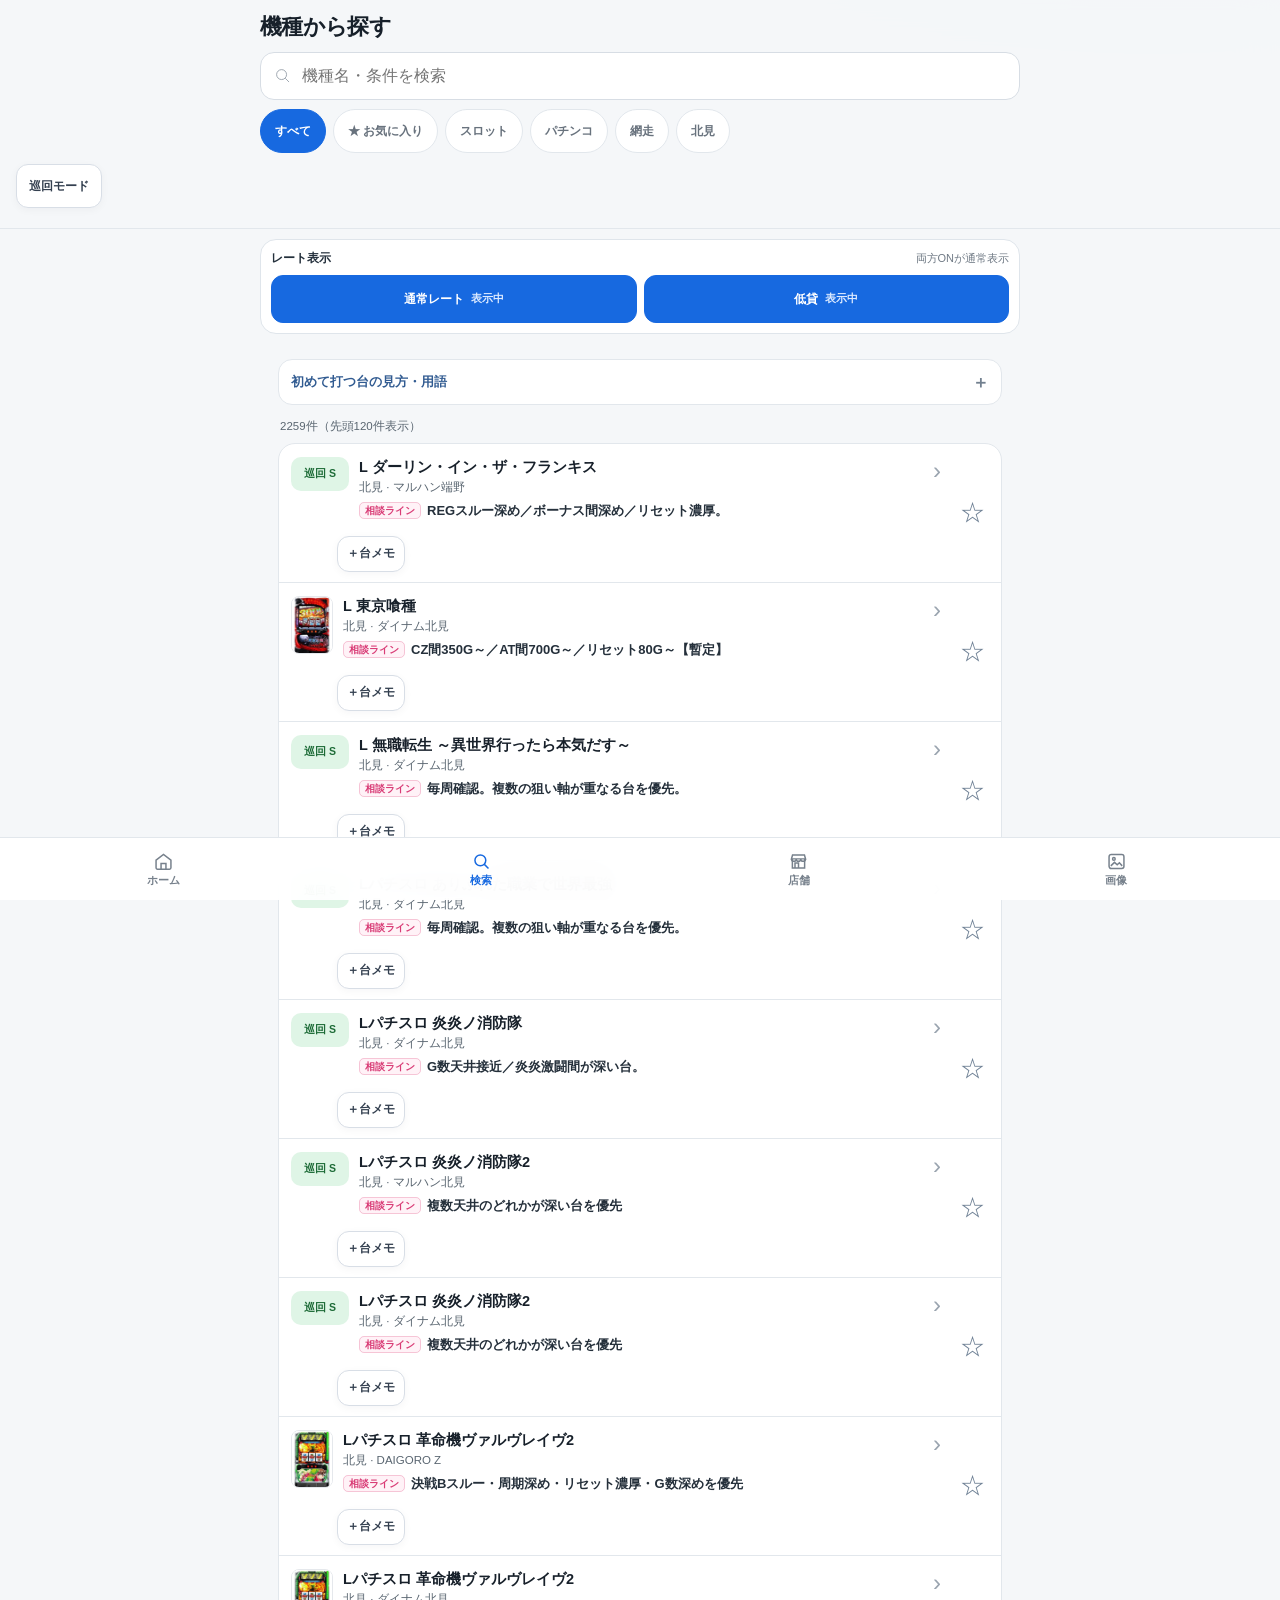
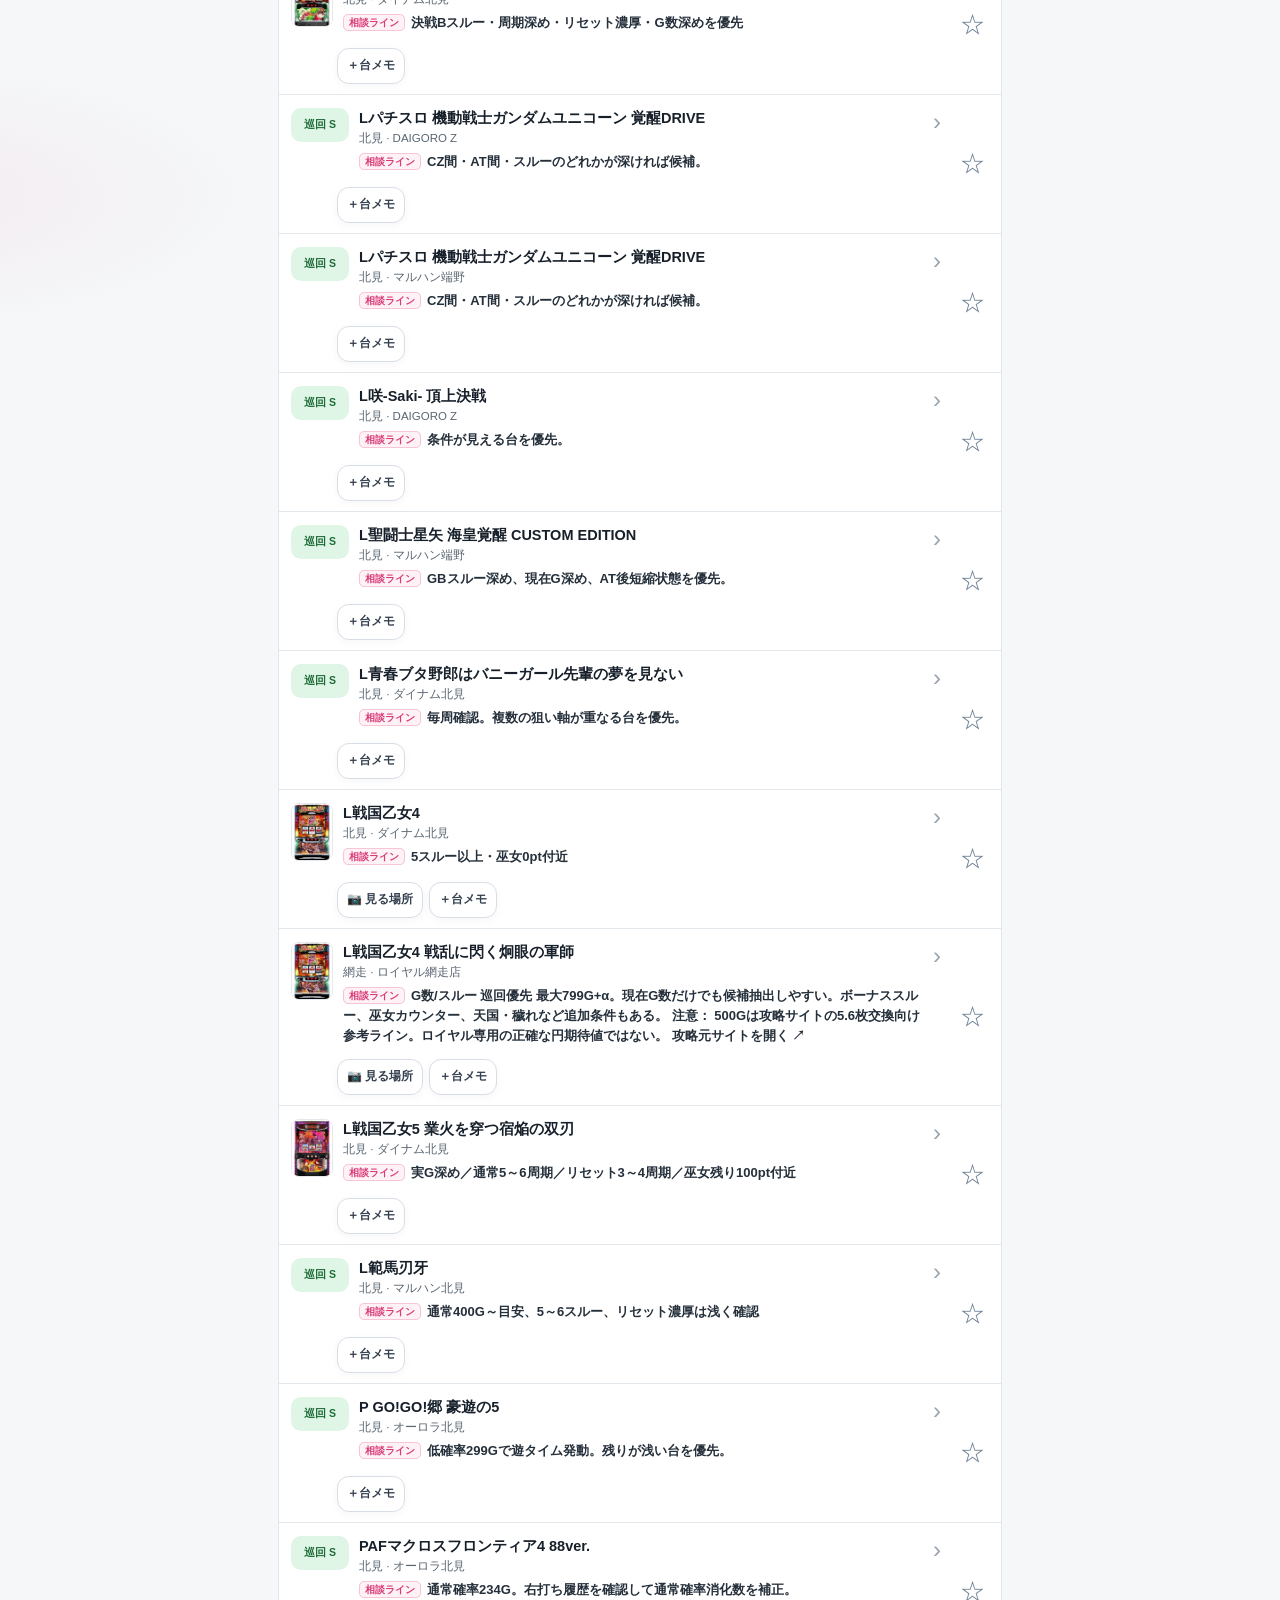
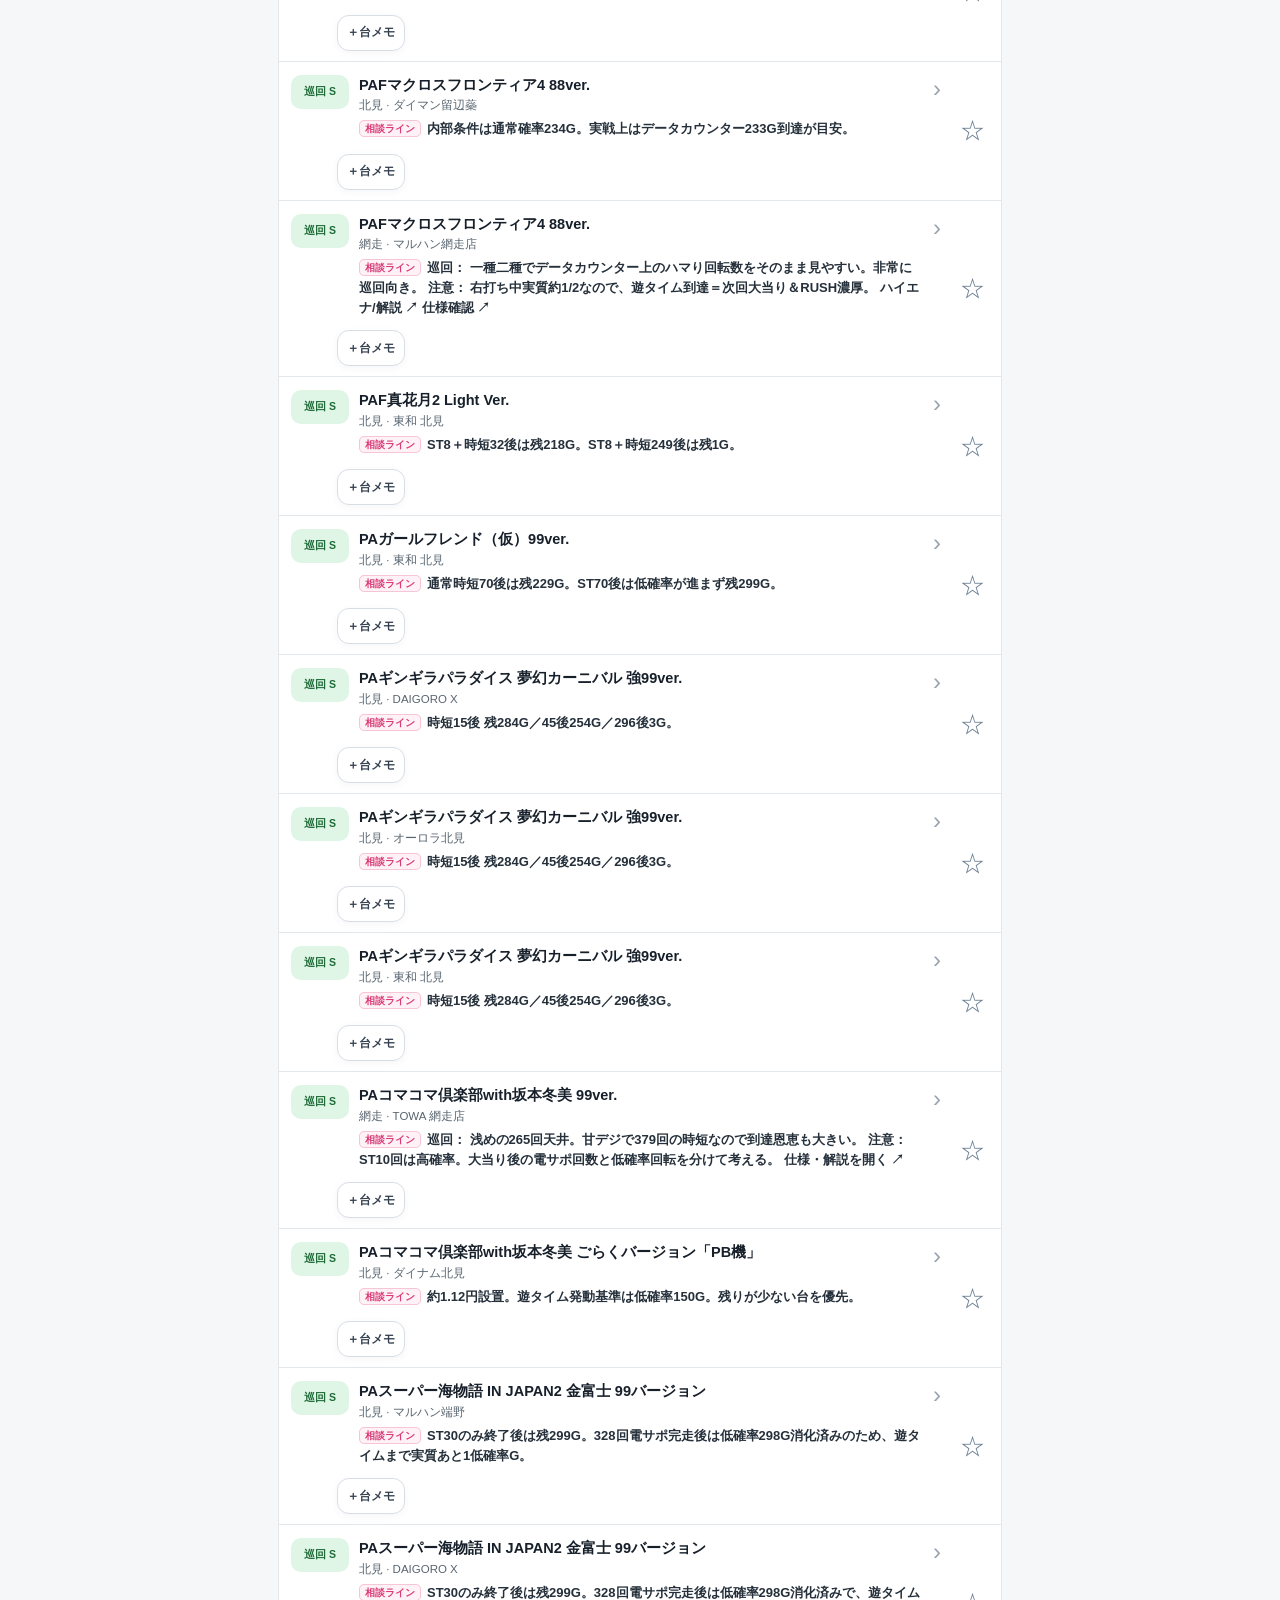
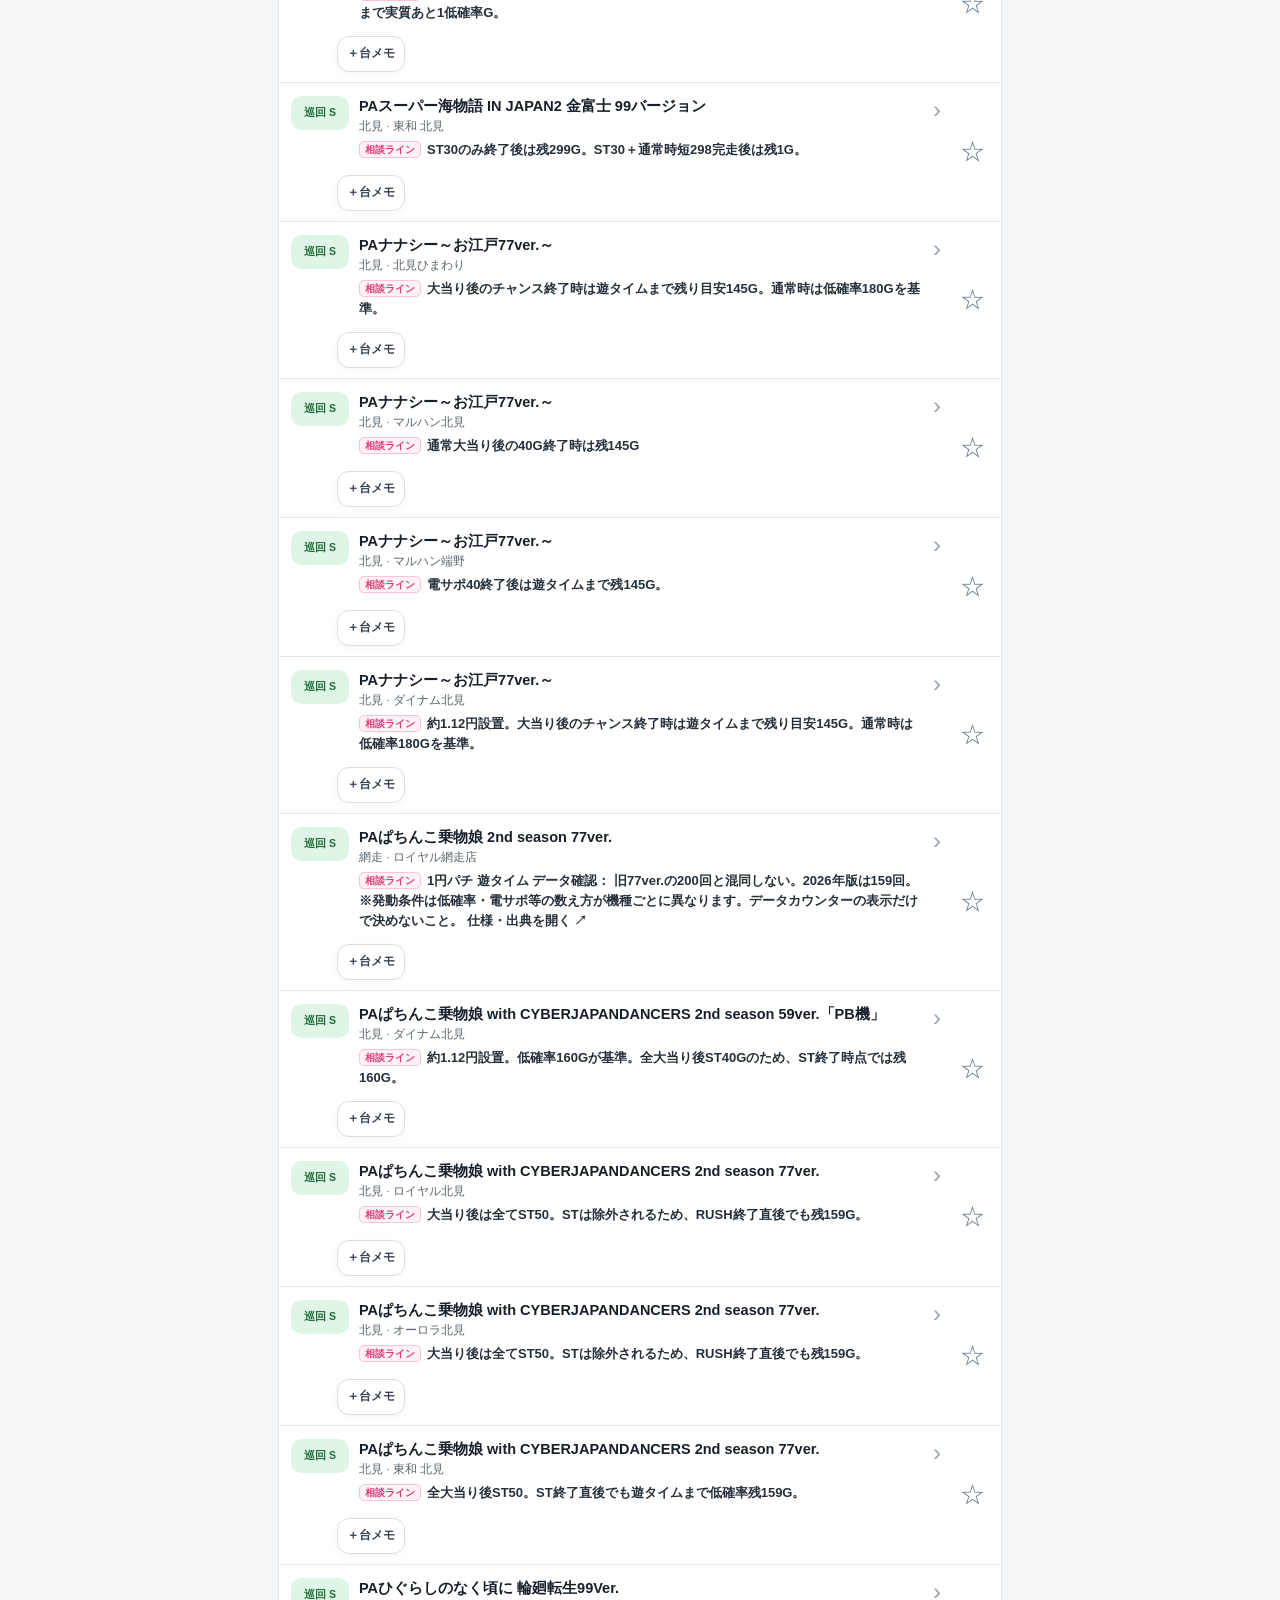
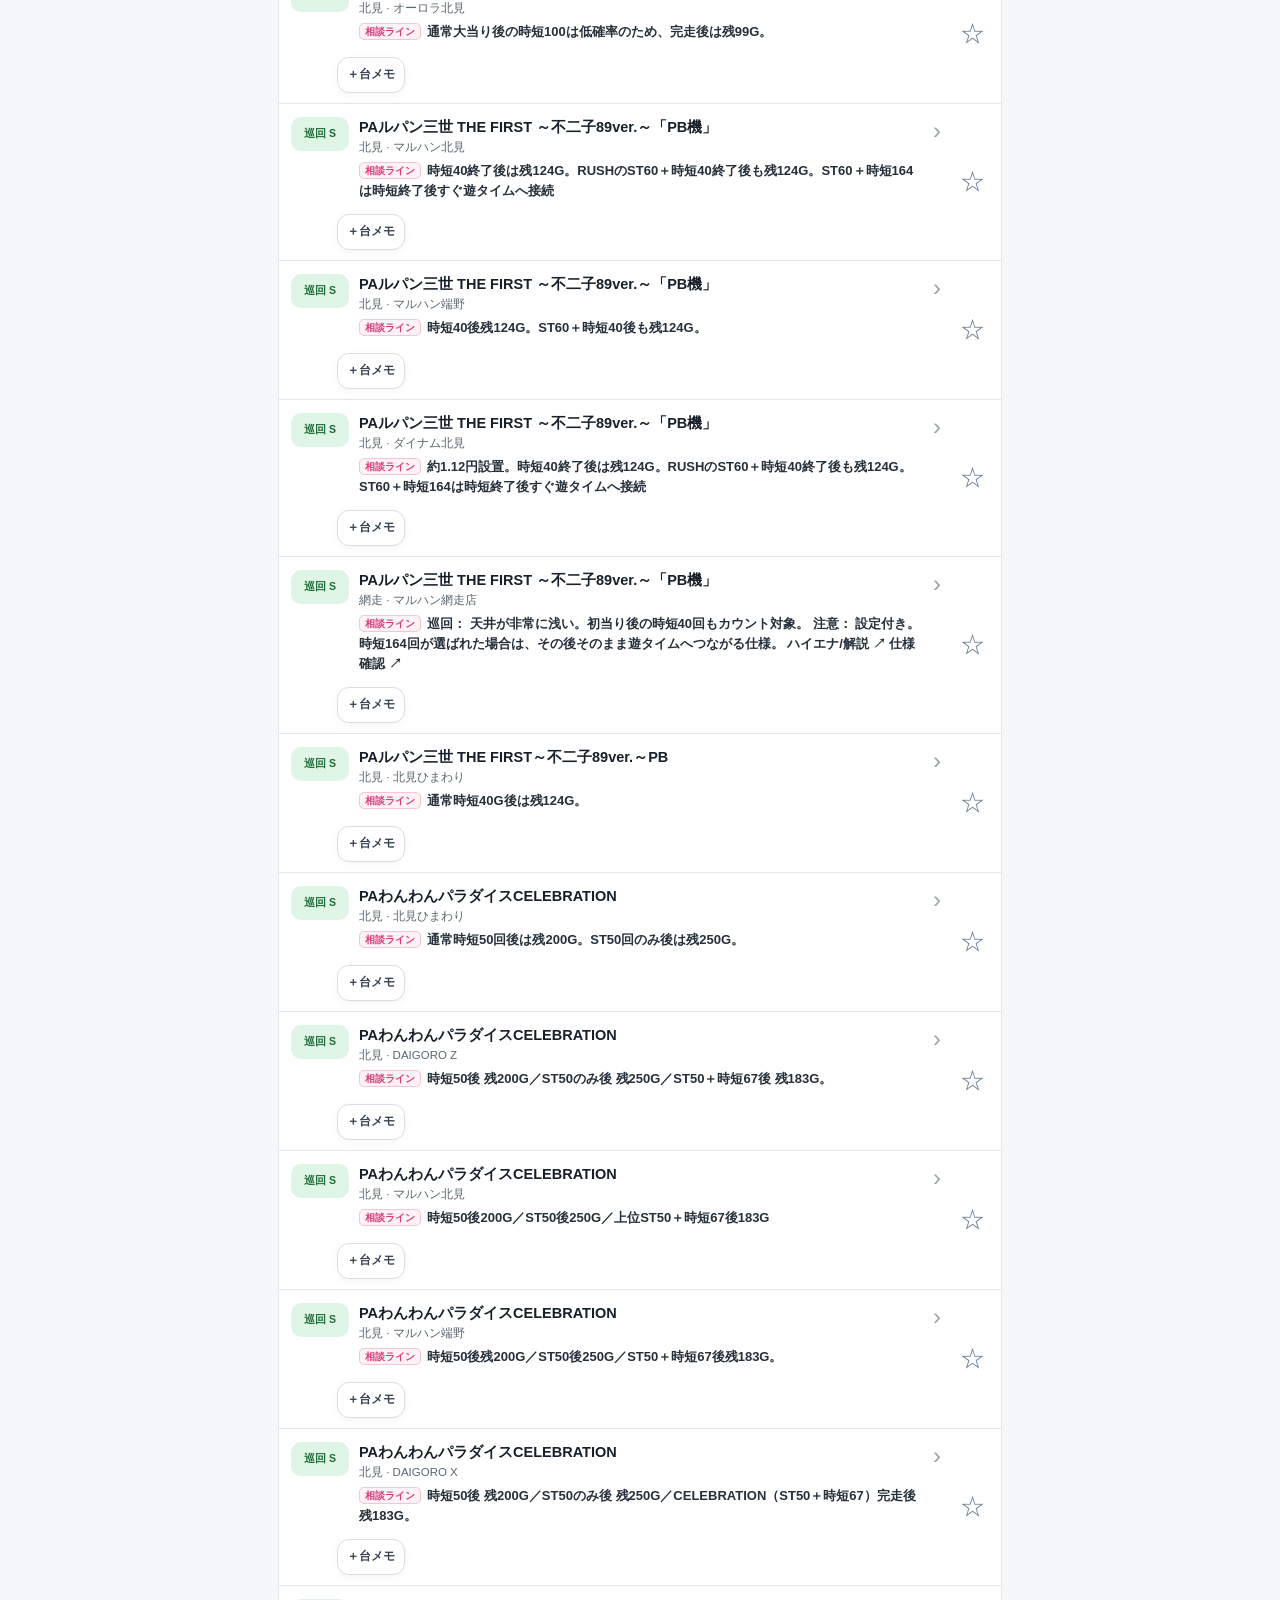
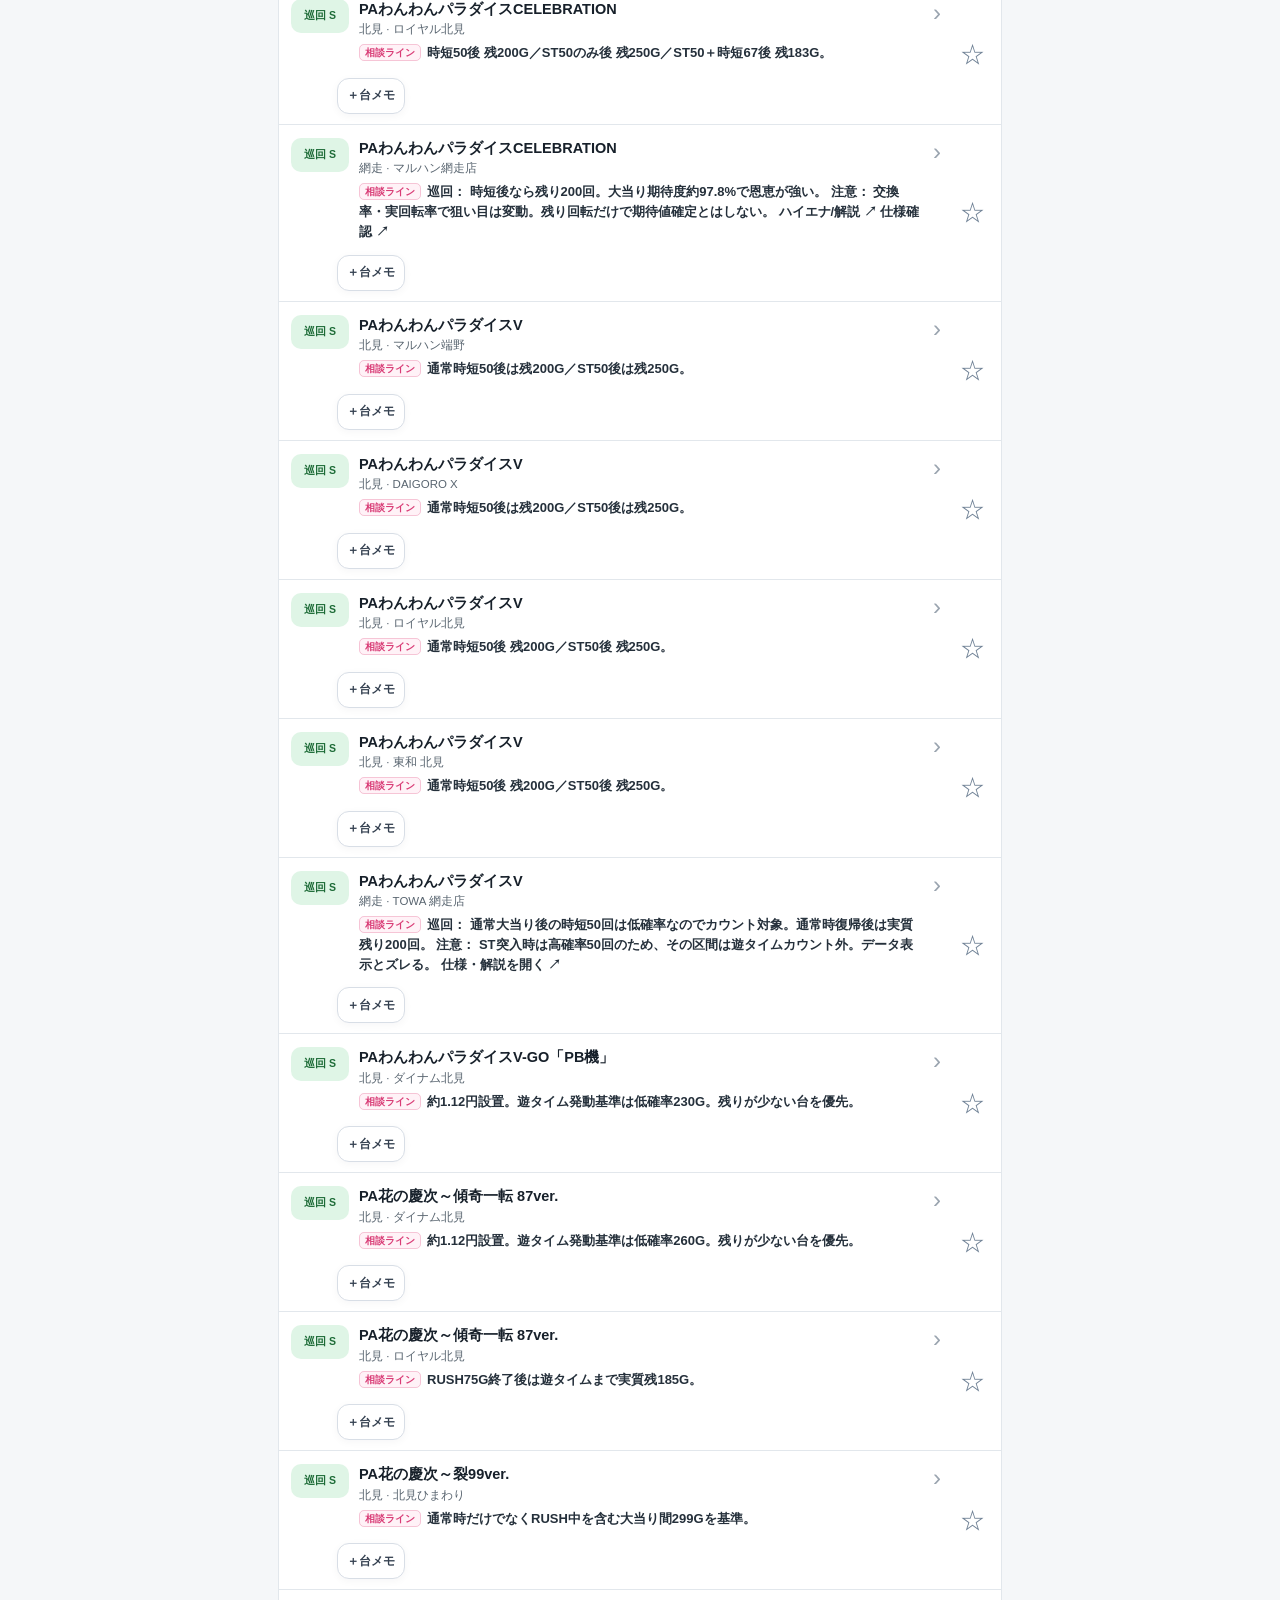
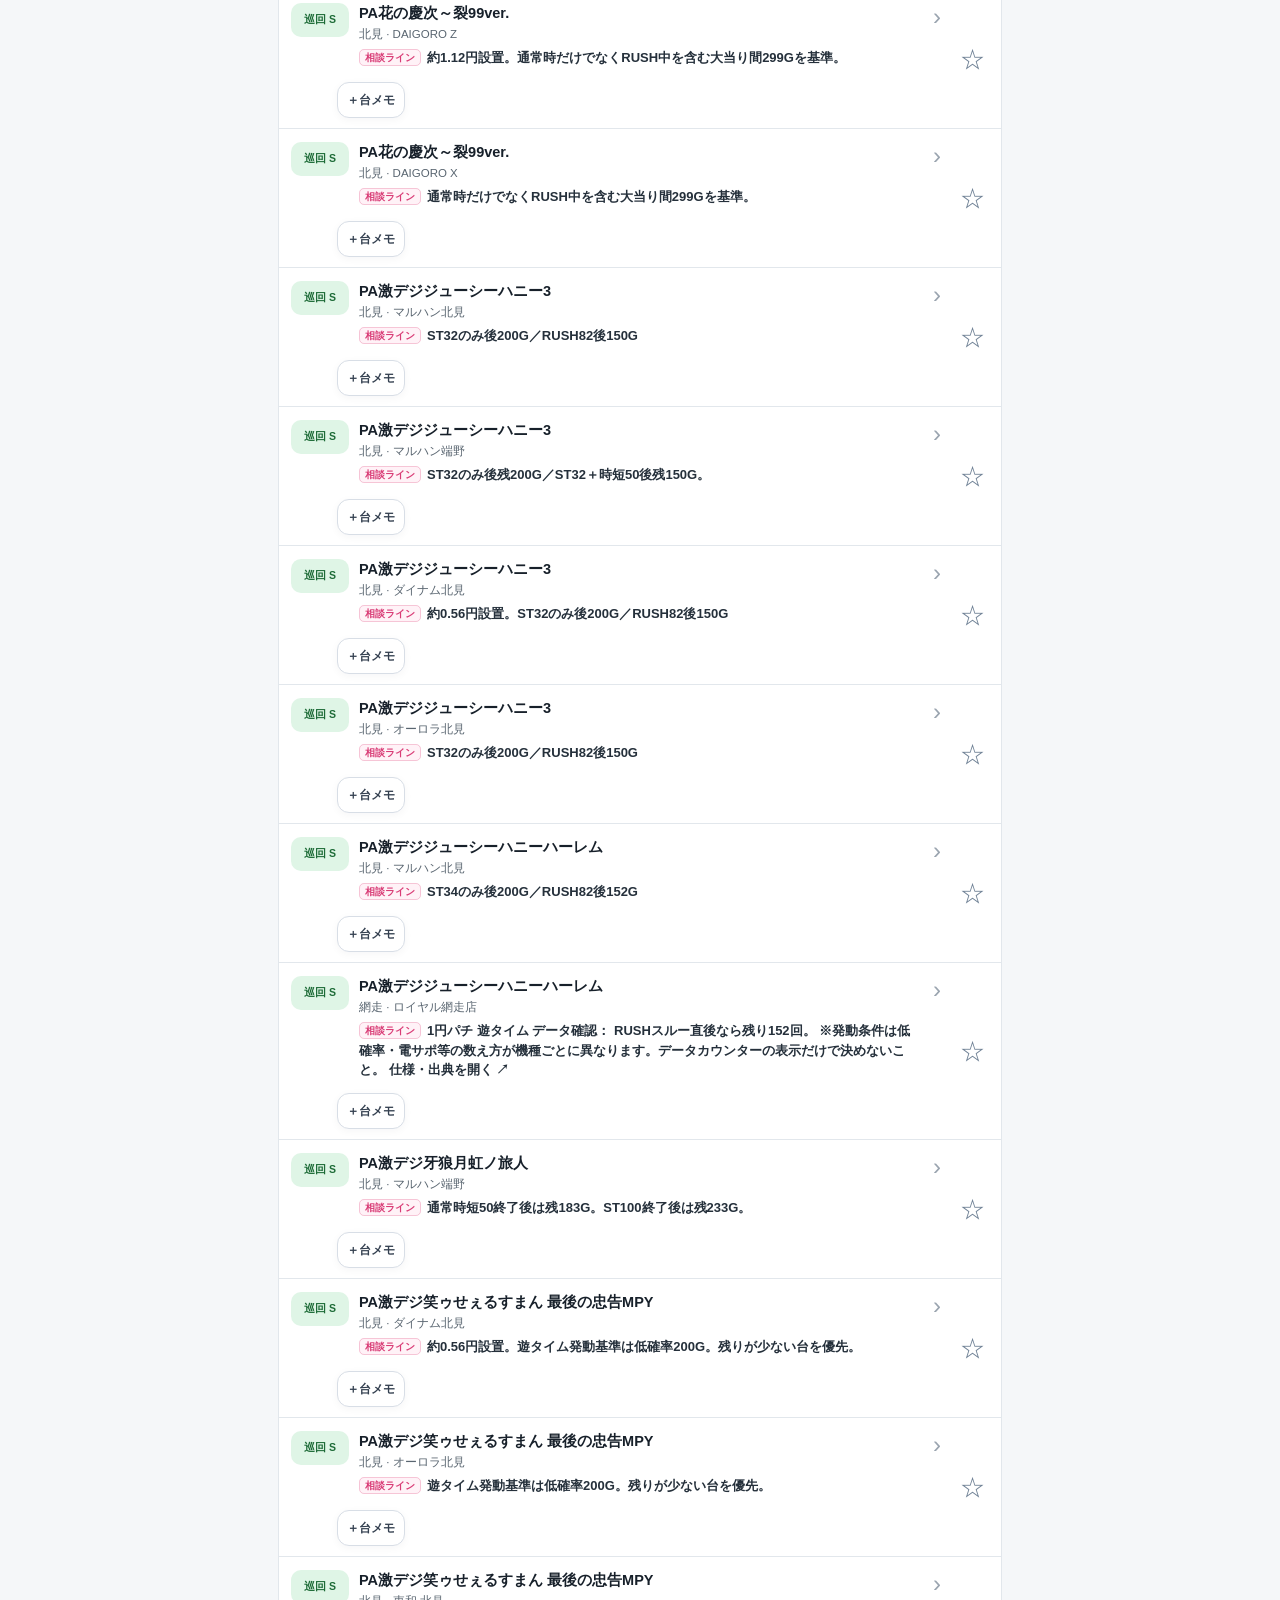
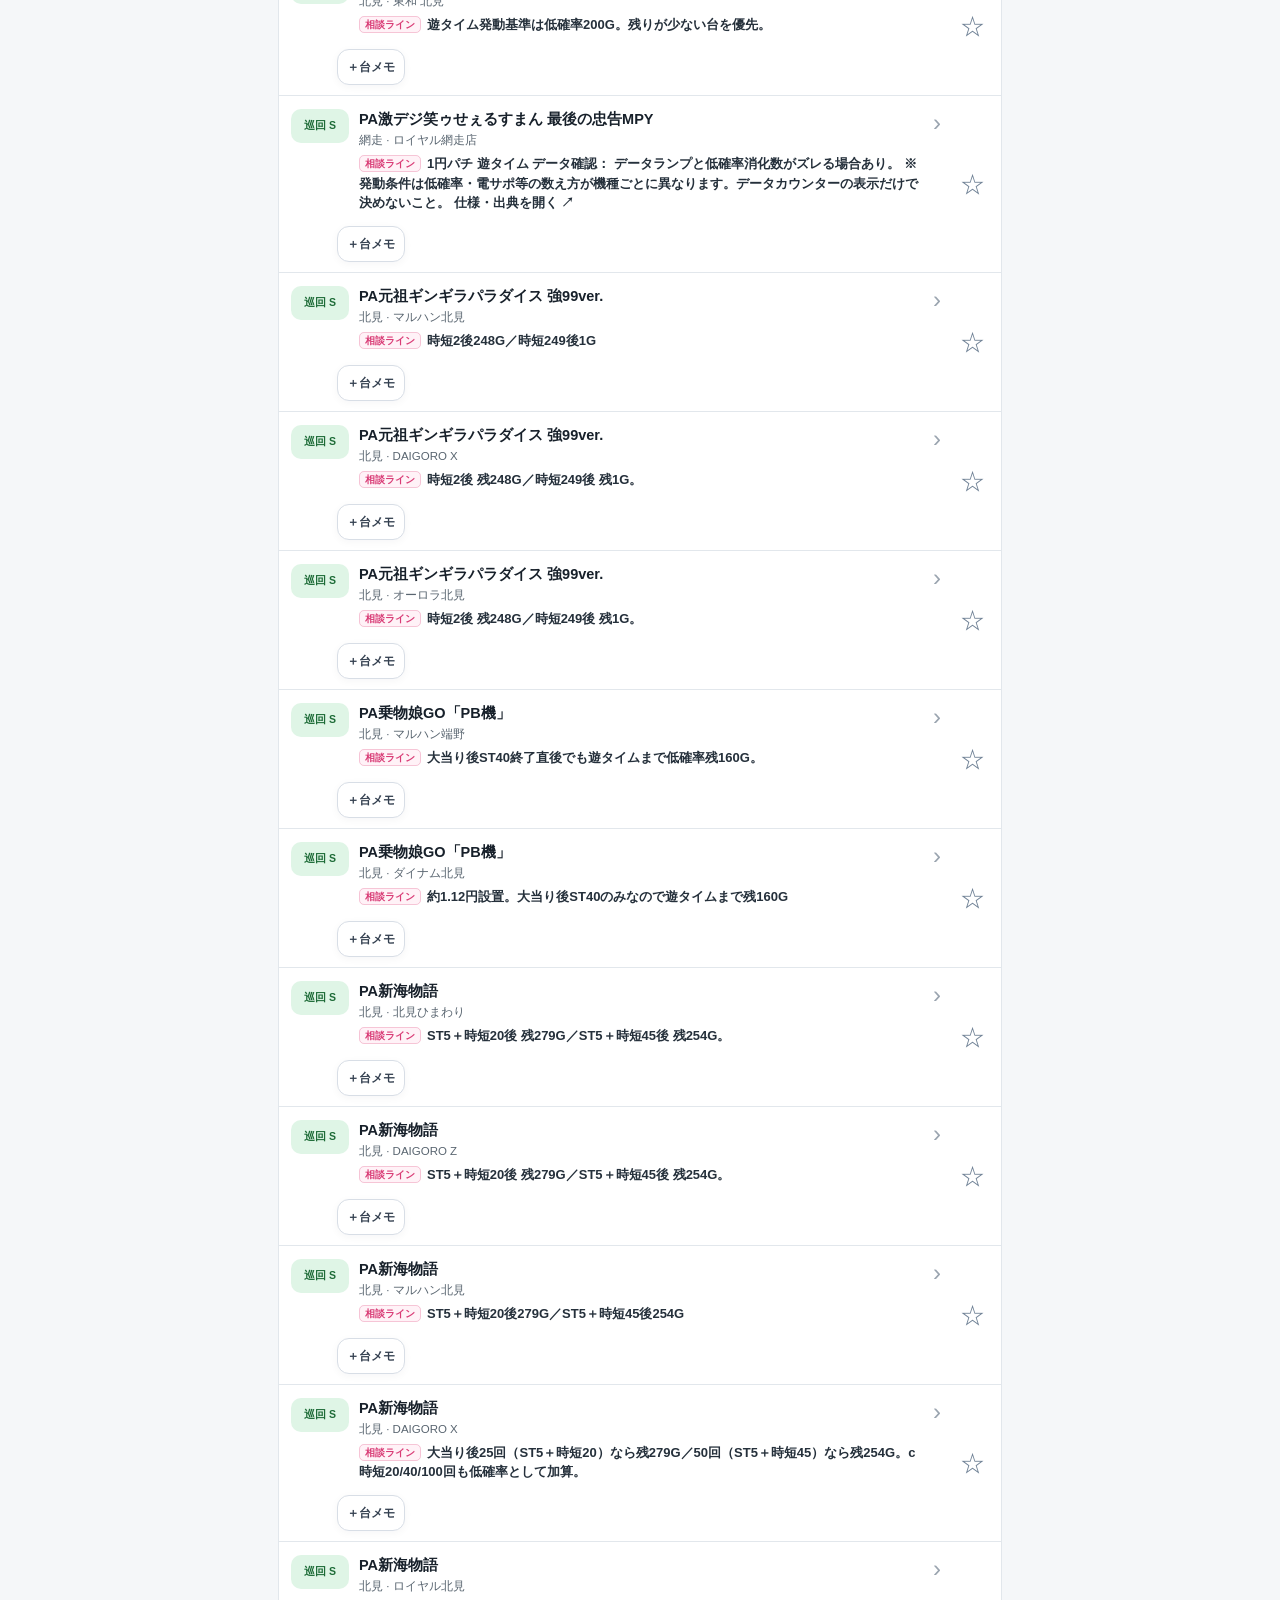
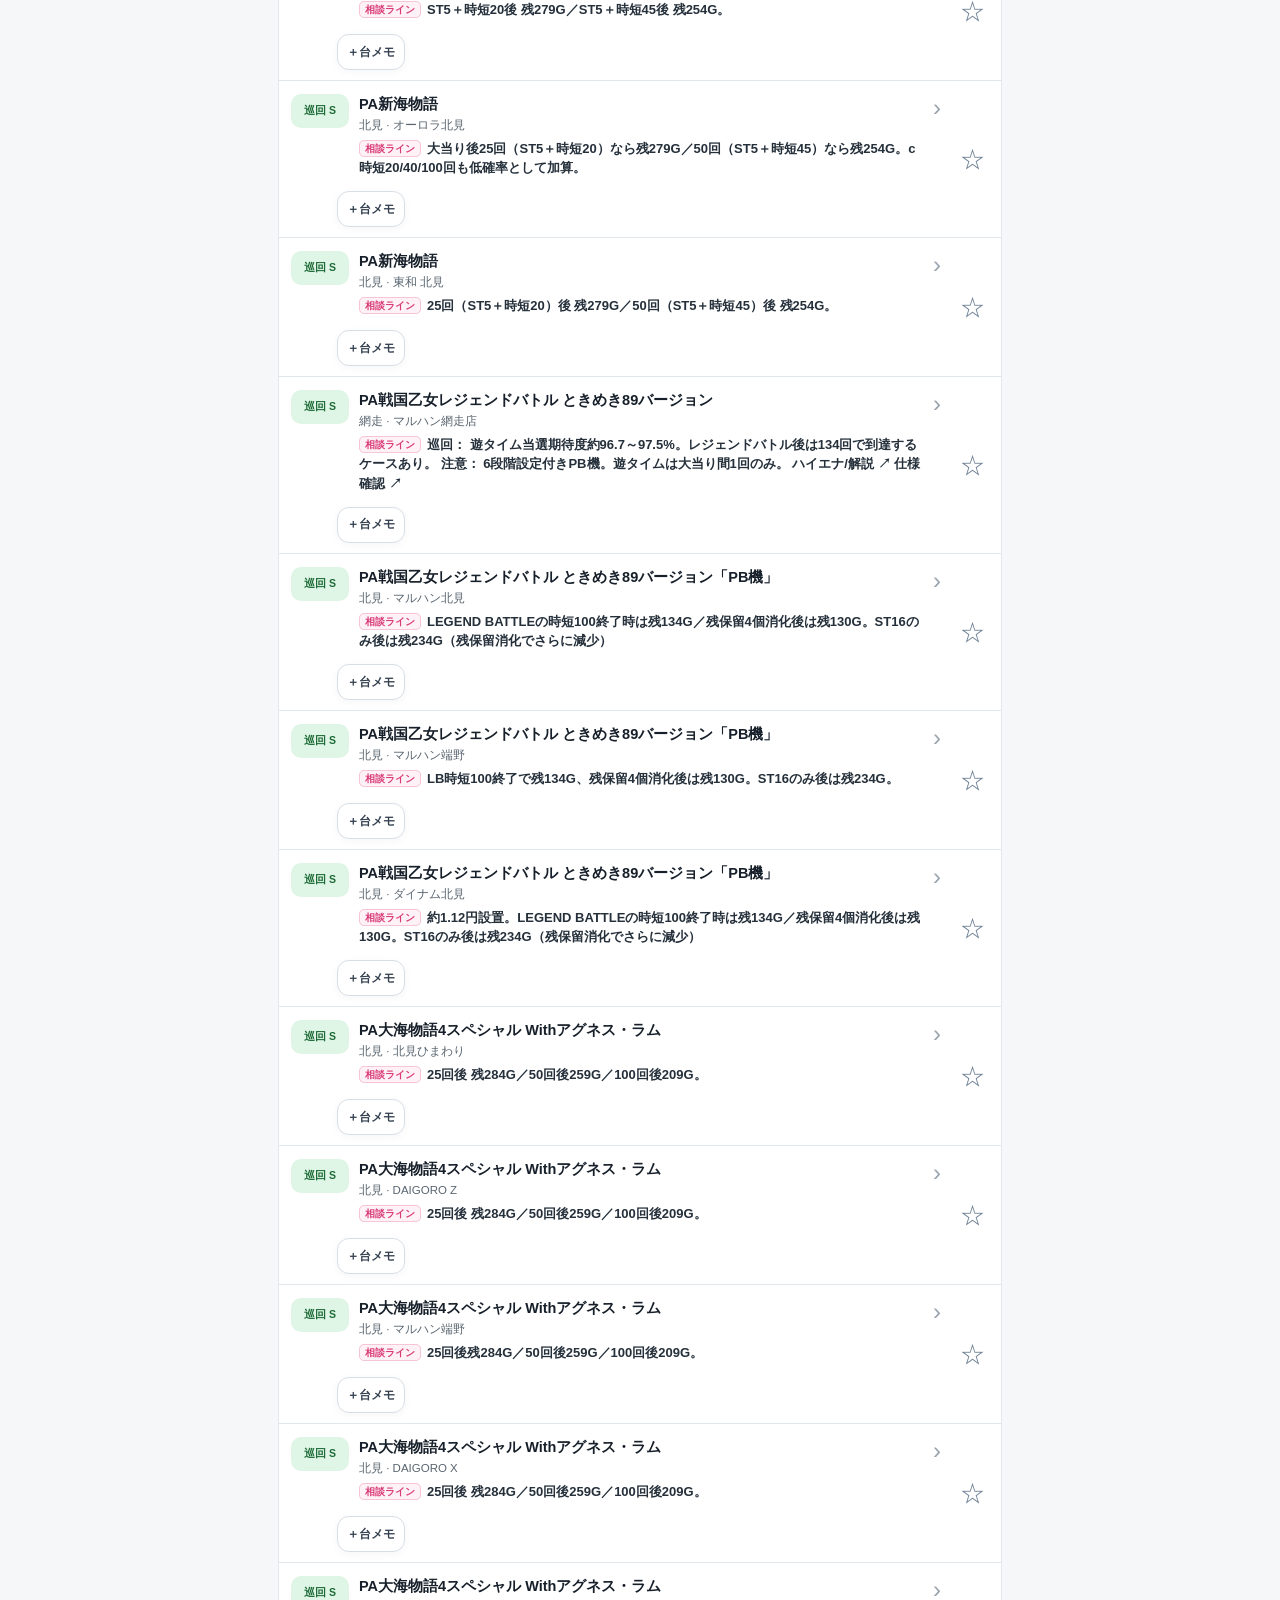
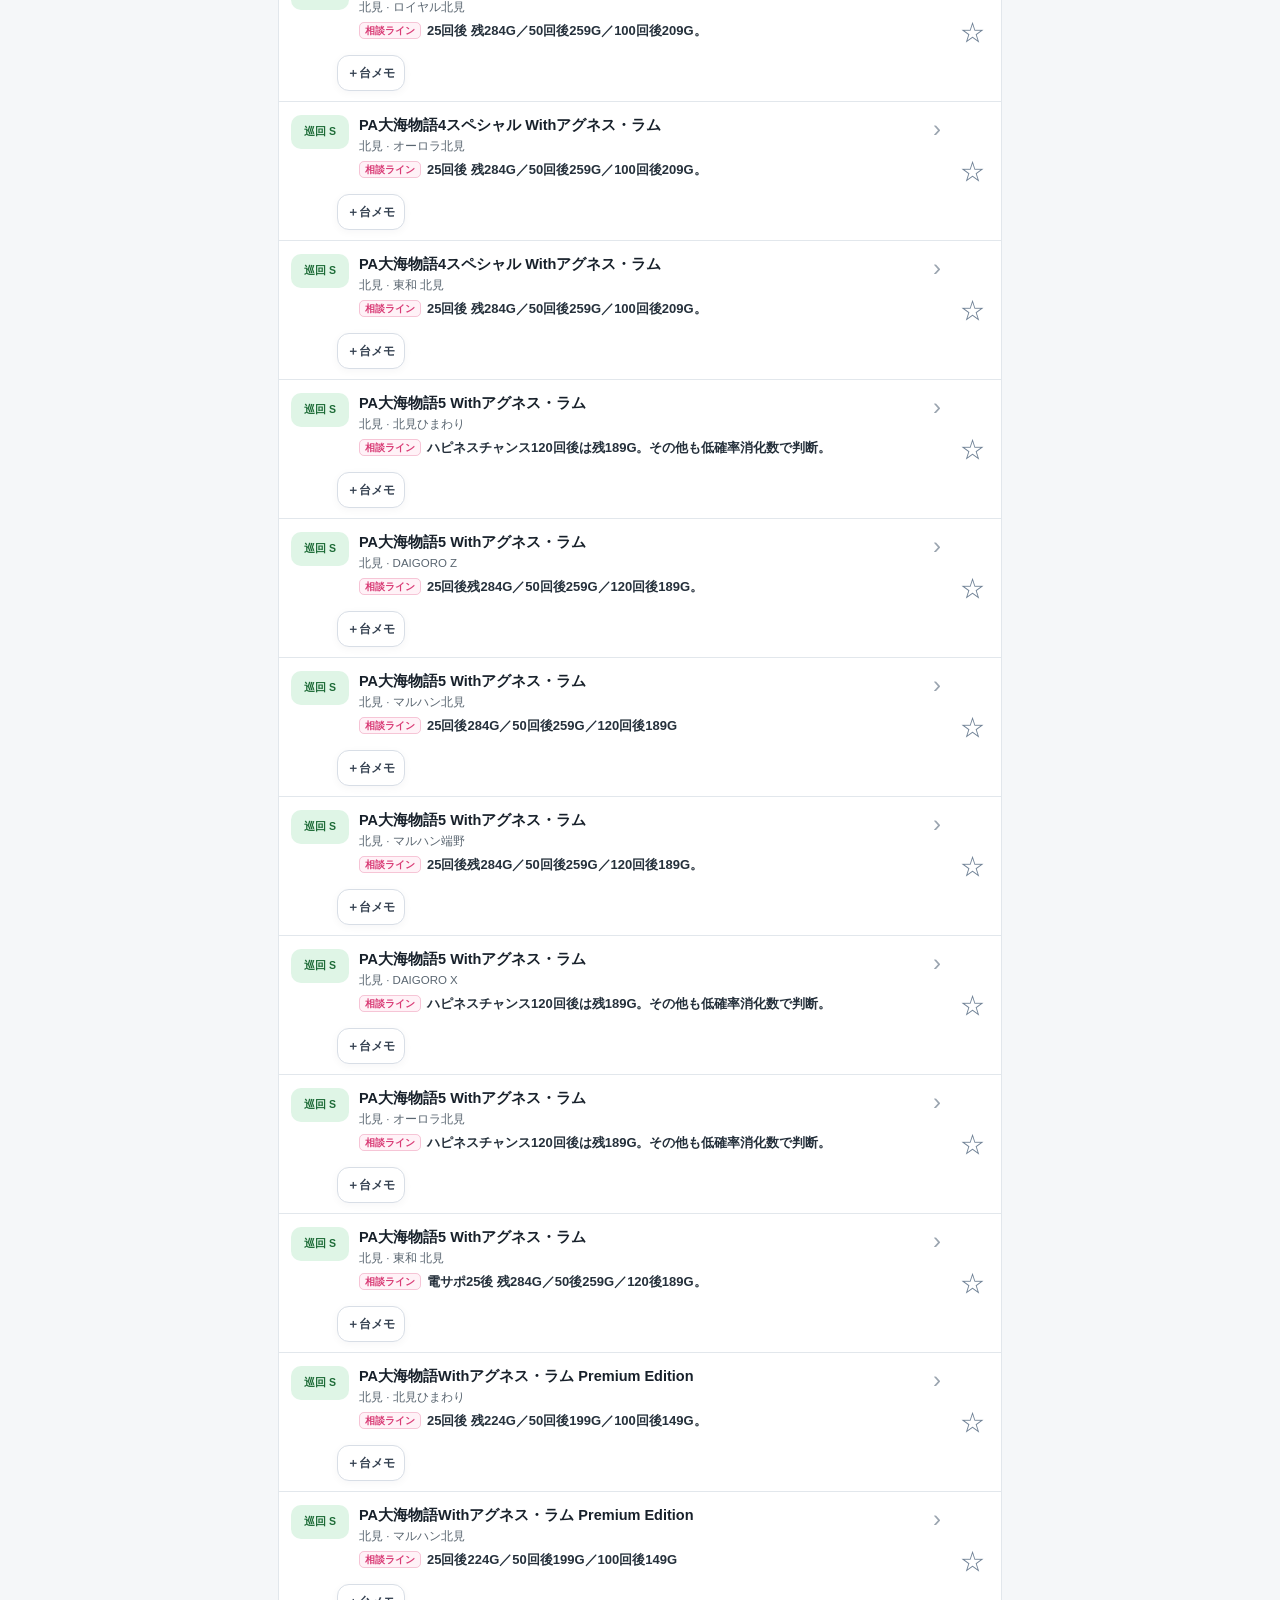
<file: search.html>
<!doctype html><html lang="ja"><head><meta charset="utf-8"><meta name="viewport" content="width=device-width,initial-scale=1,viewport-fit=cover"><meta name="theme-color" content="#f4f6f9"><meta name="color-scheme" content="light"><meta name="apple-mobile-web-app-capable" content="yes"><meta name="apple-mobile-web-app-status-bar-style" content="default"><title>機種から探す｜HALL SCAN</title><link rel="stylesheet" href="./app-v2.css"><link rel="manifest" href="./manifest.webmanifest"><link rel="apple-touch-icon" href="./apple-touch-icon.png"><link rel="stylesheet" href="./app-v3.css"><link rel="stylesheet" href="./hallscan-v315.css"><script src="./fullrate-data-v314.js"></script>
<script src="./machine-strategy-v315.js"></script></head><body><header class="v21-search-head"><div class="inner"><h1>機種から探す</h1><div class="v21-searchbox"><svg viewBox="0 0 24 24" fill="none" stroke="currentColor"><circle cx="10.7" cy="10.7" r="6.2"/><path d="m15.3 15.3 4.7 4.7"/></svg><input id="q" type="search" placeholder="機種名・条件を検索" autocomplete="off"></div><div class="v21-segments"><button class="on" data-f="all">すべて</button><button data-f="fav">★ お気に入り</button><button data-f="slot">スロット</button><button data-f="pachi">パチンコ</button><button data-f="abashiri">網走</button><button data-f="kitami">北見</button></div></div></header><main class="v21-search-page"><details class="v311-help v311-search-help"><summary>初めて打つ台の見方・用語</summary><div class="v311-helpbody"><p><b>読み順：</b>「まず見る」→「座る目安」→必要なら詳細。矢印（→）は左から確認します。</p><div class="v311-glossary"><span><b>G</b> ゲーム数</span><span><b>液晶G</b> 台の画面に出るG数</span><span><b>実G</b> 実際に消化したG数</span><span><b>AT</b> 出玉を増やすメイン区間</span><span><b>CZ</b> AT・ボーナス等へのチャンス区間</span><span><b>AT間/CZ間</b> 前回のAT/CZからの経過</span><span><b>スルー</b> 次の当たり等につながらず終わった回数</span><span><b>pt</b> ポイント</span><span><b>BIG/REG</b> ボーナスの種類</span><span><b>BC/BT</b> バジリスク系のボーナス/AT名称</span><span><b>リセット</b> 設定変更などで内部状態が初期化された状態</span><span><b>ST</b> 大当り確率が高い区間</span><span><b>時短</b> 電サポ付きの通常確率区間（機種ごとの例外あり）</span><span><b>RAMクリア</b> 内部カウントが初期化された状態</span><span><b>宵越し</b> 前日から内部カウントが引き継がれた状態</span><span><b>示唆</b> 内部状態のヒント。確定とは限らない</span></div><p class="v311-caution"><b>迷ったら見送る：</b>ST/時短やリセット状態など、カードに必要な条件を判別できない台は残りGを推測して打たない。</p></div></details><div class="v21-count" id="count"></div><div class="v21-results" id="results"></div><div id="empty" style="display:none;padding:28px 4px;color:#777f88;font-size:12px">該当する候補がありません。</div></main><nav class="v21-dock" aria-label="メインナビ"><a class="" href="./index.html"><svg viewBox="0 0 24 24" fill="none" stroke="currentColor"><path d="M3.5 10.5 12 3.8l8.5 6.7v8.7a1.6 1.6 0 0 1-1.6 1.6H5.1a1.6 1.6 0 0 1-1.6-1.6z"/><path d="M9.2 20.8v-6.6h5.6v6.6"/></svg><span>ホーム</span></a><a class="active" href="./search.html"><svg viewBox="0 0 24 24" fill="none" stroke="currentColor"><circle cx="10.7" cy="10.7" r="6.2"/><path d="m15.3 15.3 4.7 4.7"/></svg><span>検索</span></a><a class="" href="./stores.html"><svg viewBox="0 0 24 24" fill="none" stroke="currentColor"><path d="M4 9h16l-1.2-4.5H5.2z"/><path d="M5 9v10.5h14V9M8 19.5v-5.8h4v5.8"/><path d="M4 9c0 1.5 1.2 2.7 2.7 2.7S9.4 10.5 9.4 9c0 1.5 1.2 2.7 2.6 2.7S14.6 10.5 14.6 9c0 1.5 1.2 2.7 2.7 2.7S20 10.5 20 9"/></svg><span>店舗</span></a><a class="" href="./visual-guide.html"><svg viewBox="0 0 24 24" fill="none" stroke="currentColor"><rect x="3.5" y="4" width="17" height="16" rx="2.5"/><circle cx="9" cy="9" r="1.5"/><path d="m5.5 17 4.2-4 3.1 2.8 2.5-2.3 3.2 3.5"/></svg><span>画像</span></a></nav><script>const DATA=[{"area":"北見","store":"北見ひまわり","file":"kitami_himawari_integrated_factchecked.html","kind":"slot","rank":"S","name":"からくりサーカス2","quick":"液晶G → 実G → CZスルー → AT間G → リセット","target":"CZ4スルー／リセット状態／AT間が深い台を優先","rate":""},{"area":"北見","store":"北見ひまわり","file":"kitami_himawari_integrated_factchecked.html","kind":"slot","rank":"S","name":"アズールレーン","quick":"スルー → AT間G → ボーナス間G → リセット → AT直後","target":"ボーナス間250G～／AT間1100G～／スルー深め【暫定】","rate":""},{"area":"北見","store":"北見ひまわり","file":"kitami_himawari_integrated_factchecked.html","kind":"slot","rank":"S","name":"スーパーブラックジャック","quick":"サブ液晶G → REG回数 → 背景色 → スイカ残回数 → リセット","target":"REG3～4回／赤背景／サブ液晶G深めを優先","rate":""},{"area":"北見","store":"北見ひまわり","file":"kitami_himawari_integrated_factchecked.html","kind":"slot","rank":"S","name":"スーパーリオエース2","quick":"ボーナス間G → スルー回数 → リセット → AT後状態","target":"通常500G～／リセット250G～／スルー深め【暫定】","rate":""},{"area":"北見","store":"北見ひまわり","file":"kitami_himawari_integrated_factchecked.html","kind":"slot","rank":"S","name":"バイオハザード RE:3","quick":"AT間G → CZスルー → メニュー色 → NE-pt → リセット","target":"CZ4スルー前後／AT間が深い台／NE-pt300付近／リセット濃厚","rate":""},{"area":"北見","store":"北見ひまわり","file":"kitami_himawari_integrated_factchecked.html","kind":"slot","rank":"S","name":"バジリスク絆2 天膳","quick":"BCスルー → BC間G → 宿怨示唆 → モード示唆 → 前回BT後","target":"BC間240G～／3スルー～／宿怨強示唆【暫定】","rate":""},{"area":"北見","store":"北見ひまわり","file":"kitami_himawari_integrated_factchecked.html","kind":"slot","rank":"S","name":"モンスターハンターライズ","quick":"AT間G → クエストスルー → カムラpt → リプレイCZ → AT単発履歴","target":"通常600G～／5スルー～。6スルー済みは最優先【暫定】","rate":""},{"area":"北見","store":"北見ひまわり","file":"kitami_himawari_integrated_factchecked.html","kind":"slot","rank":"S","name":"リコリス・リコイル","quick":"AT間 → CZ間 → 駆け抜け後？ → 上位CZ失敗後？","target":"AT間400G～を優先。短縮状態は浅くても確認【暫定】","rate":""},{"area":"北見","store":"北見ひまわり","file":"kitami_himawari_integrated_factchecked.html","kind":"slot","rank":"S","name":"東京リベンジャーズ","quick":"AT間G → 東卍CHANCEスルー → 周期 → pt → リセット","target":"通常600G～／リセット350G～／3スルー～／5周期目～／400pt付近～【暫定】","rate":""},{"area":"北見","store":"北見ひまわり","file":"kitami_himawari_integrated_factchecked.html","kind":"slot","rank":"S","name":"東京喰種","quick":"液晶CZ間G → メニューAT間G → リセット → AT後状態","target":"CZ間350G～／AT間700G～／リセット80G～【暫定】","rate":""},{"area":"北見","store":"北見ひまわり","file":"kitami_himawari_integrated_factchecked.html","kind":"slot","rank":"S","name":"革命機ヴァルヴレイヴ2","quick":"ボーナス/AT間G → CZ間 → 周期 → 決戦Bスルー → リセット","target":"決戦Bスルー・周期深め・リセット濃厚・G数深めを優先","rate":""},{"area":"北見","store":"北見ひまわり","file":"kitami_himawari_integrated_factchecked.html","kind":"slot","rank":"A","name":"いざ！番長","quick":"リセット/上位AT後？ → 現在G → 刀 → 浮世絵 → アイキャッチ","target":"通常600G～／短縮350G～／赤刀・女性/龍浮世絵【暫定】","rate":""},{"area":"北見","store":"北見ひまわり","file":"kitami_himawari_integrated_factchecked.html","kind":"slot","rank":"A","name":"ゴッドイーター リザレクション","quick":"現在G → リセット？ → 漆黒後？ → ハンニバル敗北？ → AT後バカンス？","target":"通常600G～／短縮250G～【暫定】","rate":""},{"area":"北見","store":"北見ひまわり","file":"kitami_himawari_integrated_factchecked.html","kind":"slot","rank":"A","name":"モンキーターンV","quick":"現在G → リセット/青島VS波多野後 → 周期 → 激走pt → ヘルメット","target":"通常450G～／リセット250G～／激走550pt～【暫定】","rate":""},{"area":"北見","store":"北見ひまわり","file":"kitami_himawari_integrated_factchecked.html","kind":"slot","rank":"A","name":"北斗の拳 転生の章2","quick":"あべし数 → リセット → 天撃失敗 → モード/ゾーン","target":"193～256あべし、天撃失敗後、モード示唆ありを優先","rate":""},{"area":"北見","store":"北見ひまわり","file":"kitami_himawari_integrated_factchecked.html","kind":"slot","rank":"A","name":"戦国乙女4","quick":"スルー回数 → 現在G → AT直後？ → 巫女カウンター → モード示唆","target":"500G～／5スルー～／巫女カウンター0pt付近【暫定】","rate":""},{"area":"北見","store":"北見ひまわり","file":"kitami_himawari_integrated_factchecked.html","kind":"slot","rank":"A","name":"戦国乙女5","quick":"実G → 周期 → 巫女カウンター → リセット → AT後1周期目","target":"実G深め／通常5～6周期／リセット3～4周期／巫女残り100pt付近","rate":""},{"area":"北見","store":"北見ひまわり","file":"kitami_himawari_integrated_factchecked.html","kind":"slot","rank":"A","name":"新鬼武者3","quick":"現在G → 周期 → 鬼カウンター/バッサリpt → リセット → 秀吉最終決戦後","target":"600G～／通常5周期目～／リセット3周期目～【暫定】","rate":""},{"area":"北見","store":"北見ひまわり","file":"kitami_himawari_integrated_factchecked.html","kind":"slot","rank":"A","name":"甲鉄城のカバネリ 海門決戦","quick":"ST間G → 短縮状態？ → 周期 → 駿城B失敗履歴 → CZアイコン","target":"通常550G～【暫定】。短縮状態は最優先。","rate":""},{"area":"北見","store":"北見ひまわり","file":"kitami_himawari_integrated_factchecked.html","kind":"slot","rank":"A","name":"鉄拳6","quick":"鉄拳pt → ボーナススルー → リセット/短縮状態 → AT後","target":"300/500pt帯、スルー深め、リセット濃厚を優先","rate":""},{"area":"北見","store":"北見ひまわり","file":"kitami_himawari_integrated_factchecked.html","kind":"slot","rank":"B","name":"ToLOVEるダークネス","quick":"現在G → リセット？ → どきどきpt → トランスpt → 前回ST獲得枚数","target":"通常600G～／リセット300G～／各ゾーン直前【暫定】","rate":""},{"area":"北見","store":"北見ひまわり","file":"kitami_himawari_integrated_factchecked.html","kind":"slot","rank":"B","name":"ULTRAMAN 最終決戦","quick":"AT間G → CZ間G → リセット → アイキャッチ","target":"AT間950G～／リセット550G～【暫定】","rate":""},{"area":"北見","store":"北見ひまわり","file":"kitami_himawari_integrated_factchecked.html","kind":"slot","rank":"B","name":"マギアレコード","quick":"現在pt → 200/400/600ゾーン → リセット → 穢れ示唆","target":"ゾーン直前／深いpt／リセット濃厚を優先","rate":""},{"area":"北見","store":"北見ひまわり","file":"kitami_himawari_integrated_factchecked.html","kind":"slot","rank":"B","name":"化物語","quick":"現在G → リセット → 30～100G/260～300Gゾーン → AT後","target":"通常700G～／リセット350G～／ゾーン直前【暫定】","rate":""},{"area":"北見","store":"北見ひまわり","file":"kitami_himawari_integrated_factchecked.html","kind":"slot","rank":"C","name":"スマスロ北斗の拳","quick":"現在G → リセット濃厚？ → 天国/前兆示唆","target":"明らかに深い台だけ確認。リセット濃厚は別評価。","rate":""},{"area":"北見","store":"北見ひまわり","file":"kitami_himawari_integrated_factchecked.html","kind":"slot","rank":"C","name":"ミリオンゴッド 神々の軌跡","quick":"GG間G → リセット濃厚？ → モード示唆","target":"GG間が明らかに深い台／リセット濃厚台のみ","rate":""},{"area":"北見","store":"北見ひまわり","file":"kitami_himawari_integrated_factchecked.html","kind":"slot","rank":"C","name":"真・一騎当千","quick":"現在G → リセット確定？ → モード/ゾーン → AT駆け抜け後","target":"通常は深い台のみ。リセット確定時はA相当。","rate":""},{"area":"北見","store":"北見ひまわり","file":"kitami_himawari_integrated_factchecked.html","kind":"pachi","rank":"S","name":"PAわんわんパラダイスCELEBRATION","quick":"電サポ種別 → STか通常時短か → 累積低確率G","target":"通常時短50回後は残200G。ST50回のみ後は残250G。","rate":""},{"area":"北見","store":"北見ひまわり","file":"kitami_himawari_integrated_factchecked.html","kind":"pachi","rank":"S","name":"PAナナシー～お江戸77ver.～","quick":"大当り後チャンス40Gの内訳 → ST5G除外 → 時短35G加算 → 累積低確率G","target":"大当り後のチャンス終了時は遊タイムまで残り目安145G。通常時は低確率180Gを基準。","rate":""},{"area":"北見","store":"北見ひまわり","file":"kitami_himawari_integrated_factchecked.html","kind":"pachi","rank":"S","name":"PAルパン三世 THE FIRST～不二子89ver.～PB","quick":"ST60Gか通常時短40Gか → 累積低確率G","target":"通常時短40G後は残124G。","rate":""},{"area":"北見","store":"北見ひまわり","file":"kitami_himawari_integrated_factchecked.html","kind":"pachi","rank":"S","name":"PA大海物語4スペシャル Withアグネス・ラム","quick":"電サポ回数 → ST10G除外 → 通常時短分を加算","target":"25回後 残284G／50回後259G／100回後209G。","rate":""},{"area":"北見","store":"北見ひまわり","file":"kitami_himawari_integrated_factchecked.html","kind":"pachi","rank":"S","name":"PA大海物語5 Withアグネス・ラム","quick":"大当り種別 → ST/時短内訳 → 累積低確率G → 宵越し状況","target":"ハピネスチャンス120回後は残189G。その他も低確率消化数で判断。","rate":""},{"area":"北見","store":"北見ひまわり","file":"kitami_himawari_integrated_factchecked.html","kind":"pachi","rank":"S","name":"PA大海物語Withアグネス・ラム Premium Edition","quick":"電サポ回数 → ST10G除外 → 通常時短分を加算","target":"25回後 残224G／50回後199G／100回後149G。","rate":""},{"area":"北見","store":"北見ひまわり","file":"kitami_himawari_integrated_factchecked.html","kind":"pachi","rank":"S","name":"PA新海物語","quick":"c時短履歴 → ST5G除外 → 通常時短加算 → 累積低確率G","target":"ST5＋時短20後 残279G／ST5＋時短45後 残254G。","rate":""},{"area":"北見","store":"北見ひまわり","file":"kitami_himawari_integrated_factchecked.html","kind":"pachi","rank":"S","name":"PA花の慶次～裂99ver.","quick":"大当り間総回転 → RUSH中回転も加算 → データ履歴","target":"通常時だけでなくRUSH中を含む大当り間299Gを基準。","rate":""},{"area":"北見","store":"北見ひまわり","file":"kitami_himawari_integrated_factchecked.html","kind":"pachi","rank":"S","name":"P銀河鉄道999 Next Journey 1/100ver.","quick":"直前の時短回数 → 大当り間G → 残り遊タイムG","target":"時短50後 残200G／時短100後 残150G。","rate":""},{"area":"北見","store":"北見ひまわり","file":"kitami_himawari_integrated_factchecked.html","kind":"pachi","rank":"A","name":"PAコマコマ倶楽部with坂本冬美99ver.","quick":"電サポ回数 → ST10G除外 → 通常時短分を加算","target":"25回後 残250G／50回後225G／100回後175G。","rate":""},{"area":"北見","store":"北見ひまわり","file":"kitami_himawari_integrated_factchecked.html","kind":"pachi","rank":"A","name":"PA野生の王国6","quick":"ST50Gか ST＋通常時短50Gか → 残り低確率G","target":"ST50のみ後 残299G／ST50＋時短50後 残249G。","rate":""},{"area":"北見","store":"北見ひまわり","file":"kitami_himawari_integrated_factchecked.html","kind":"pachi","rank":"A","name":"PFパワフル2021","quick":"電サポ回数 → ST8G除外 → 通常時短分を加算","target":"25回後 残275G／50回後250G／100回後200G。","rate":""},{"area":"北見","store":"北見ひまわり","file":"kitami_himawari_integrated_factchecked.html","kind":"pachi","rank":"A","name":"P大海物語4スペシャル","quick":"通常時短100/120回 → 当日低確率G → 前日宵越し","target":"時短100後 残850G／時短120後 残830G。宵越し成立時は前日分も加算。","rate":""},{"area":"北見","store":"北見ひまわり","file":"kitami_himawari_integrated_factchecked.html","kind":"pachi","rank":"B","name":"PAひぐらしのなく頃に輪廻転生99Ver.","quick":"液晶上の遊タイム残り表示 → 実低確率G → RAMクリア有無","target":"低確率199Gが基準。残り表示が確認できる場合はそちらを優先。","rate":""},{"area":"北見","store":"DAIGORO Z","file":"daigoro_z_integrated_factchecked.html","kind":"slot","rank":"A","name":"スマスロ 北斗の拳 転生の章2","quick":"あべし数 → リセット → 天撃失敗 → モード/ゾーン","target":"193～256あべし、天撃失敗後、モード示唆ありを優先","rate":"5.62円"},{"area":"北見","store":"DAIGORO Z","file":"daigoro_z_integrated_factchecked.html","kind":"slot","rank":"C","name":"スマスロ北斗の拳","quick":"サブ液晶G → リセット → 天国/前兆","target":"明らかに深い台かリセット濃厚時のみ。","rate":"5.62円"},{"area":"北見","store":"DAIGORO Z","file":"daigoro_z_integrated_factchecked.html","kind":"slot","rank":"S","name":"スマスロ モンスターハンターライズ","quick":"AT間G → クエストスルー → カムラpt → リプレイCZ","target":"5スルー～候補。6スルー済みは最優先。","rate":"5.62円"},{"area":"北見","store":"DAIGORO Z","file":"daigoro_z_integrated_factchecked.html","kind":"slot","rank":"C","name":"L 真・一騎当千","quick":"現在G → リセット確定？ → モード/ゾーン → AT駆け抜け後","target":"通常は深い台のみ。リセット確定時はA相当。","rate":"5.62円"},{"area":"北見","store":"DAIGORO Z","file":"daigoro_z_integrated_factchecked.html","kind":"slot","rank":"A","name":"スマスロ ゴッドイーター リザレクション","quick":"現在G → リセット → ハンニバル敗北？ → AT後バカンス？","target":"短縮状態・100G当選濃厚状態を優先。","rate":"5.62円"},{"area":"北見","store":"DAIGORO Z","file":"daigoro_z_integrated_factchecked.html","kind":"slot","rank":"S","name":"スマスロ シャーマンキング","quick":"現在G → ATスルー回数 → 憑依pt → リセット","target":"G数深め・スルー深め・リセット濃厚を優先。","rate":"5.62円"},{"area":"北見","store":"DAIGORO Z","file":"daigoro_z_integrated_factchecked.html","kind":"slot","rank":"A","name":"いざ！番長","quick":"リセット/上位AT後 → 現在G → 刀 → 浮世絵 → アイキャッチ","target":"短縮状態、赤刀、女性/龍浮世絵を優先。","rate":"5.62円"},{"area":"北見","store":"DAIGORO Z","file":"daigoro_z_integrated_factchecked.html","kind":"slot","rank":"A","name":"押忍！番長4","quick":"ボーナス間G → 特訓間G → スルー → リセット","target":"スルー深め・特訓間深め・リセット濃厚。","rate":"5.62円"},{"area":"北見","store":"DAIGORO Z","file":"daigoro_z_integrated_factchecked.html","kind":"slot","rank":"A","name":"L戦国乙女4 戦乱に閃く炯眼の軍師","quick":"スルー → 現在G → 巫女カウンター","target":"5スルー以上・巫女0pt付近","rate":"5.62円"},{"area":"北見","store":"DAIGORO Z","file":"daigoro_z_integrated_factchecked.html","kind":"slot","rank":"B","name":"スロット ゾンビランドサガ","quick":"徒花B/ST間G → 斜めSAGA回数示唆 → リセット","target":"深いG数・リセット濃厚・斜めSAGA残回数示唆が強い時。","rate":"5.62円"},{"area":"北見","store":"DAIGORO Z","file":"daigoro_z_integrated_factchecked.html","kind":"slot","rank":"A","name":"スマスロ痛いのは嫌なので防御力に極振りしたいと思います。","quick":"現在G → スルー/周期/ポイント → リセット・特殊後","target":"条件が見える台を優先。","rate":"5.62円"},{"area":"北見","store":"DAIGORO Z","file":"daigoro_z_integrated_factchecked.html","kind":"slot","rank":"A","name":"スマスロ 秘宝伝","quick":"前回BIG/REG → 現在G → 連チャン回数 → 伝説モード示唆","target":"REG後・リセット後は天井が浅い。","rate":"5.62円"},{"area":"北見","store":"DAIGORO Z","file":"daigoro_z_integrated_factchecked.html","kind":"slot","rank":"S","name":"Lパチスロ 機動戦士ガンダムユニコーン 覚醒DRIVE","quick":"CZ間実G → AT間液晶G → スルー → リセット","target":"CZ間・AT間・スルーのどれかが深ければ候補。","rate":"5.62円"},{"area":"北見","store":"DAIGORO Z","file":"daigoro_z_integrated_factchecked.html","kind":"slot","rank":"S","name":"スマスロ ビッグドリーム THE GOLDEN PUSHER","quick":"現在G → リセット/上位AT後 → ボール → AT後","target":"333/555/999/1499G候補・ボール天井","rate":"5.62円"},{"area":"北見","store":"DAIGORO Z","file":"daigoro_z_integrated_factchecked.html","kind":"slot","rank":"A","name":"Lルパン三世 大航海者の秘宝","quick":"AT間G → リセット → 弾丸/ゾーン → 山盛りpt","target":"AT間深め・リセット濃厚・ゾーン/ポイント示唆ありを確認。","rate":"5.62円"},{"area":"北見","store":"DAIGORO Z","file":"daigoro_z_integrated_factchecked.html","kind":"slot","rank":"C","name":"スマスロ北斗の拳","quick":"サブ液晶G → リセット → 天国/前兆","target":"明らかに深い台かリセット濃厚時のみ。","rate":"2.5円"},{"area":"北見","store":"DAIGORO Z","file":"daigoro_z_integrated_factchecked.html","kind":"slot","rank":"A","name":"L戦国乙女4 戦乱に閃く炯眼の軍師","quick":"スルー → 現在G → 巫女カウンター","target":"5スルー以上・巫女0pt付近","rate":"2.5円"},{"area":"北見","store":"DAIGORO Z","file":"daigoro_z_integrated_factchecked.html","kind":"slot","rank":"A","name":"スマスロ ゴッドイーター リザレクション","quick":"現在G → リセット → ハンニバル敗北？ → AT後バカンス？","target":"短縮状態・100G当選濃厚状態を優先。","rate":"2.5円"},{"area":"北見","store":"DAIGORO Z","file":"daigoro_z_integrated_factchecked.html","kind":"slot","rank":"S","name":"パチスロ からくりサーカス","quick":"液晶G → CZスルー → AT間G","target":"4スルー・AT間深めを優先","rate":"2.5円"},{"area":"北見","store":"DAIGORO Z","file":"daigoro_z_integrated_factchecked.html","kind":"slot","rank":"S","name":"Lパチスロ 革命機ヴァルヴレイヴ2","quick":"ボーナス/AT間G → CZ間 → 周期 → 決戦Bスルー → リセット","target":"決戦Bスルー・周期深め・リセット濃厚・G数深めを優先","rate":"2.5円"},{"area":"北見","store":"DAIGORO Z","file":"daigoro_z_integrated_factchecked.html","kind":"slot","rank":"A","name":"吉宗","quick":"現在G → モード示唆 → 朝一193G","target":"通常B/天国示唆・朝一193Gまでを重視","rate":"2.5円"},{"area":"北見","store":"DAIGORO Z","file":"daigoro_z_integrated_factchecked.html","kind":"slot","rank":"A","name":"スマスロ 秘宝伝","quick":"前回BIG/REG → 現在G → 連チャン回数 → 伝説モード示唆","target":"REG後・リセット後は天井が浅い。","rate":"2.5円"},{"area":"北見","store":"DAIGORO Z","file":"daigoro_z_integrated_factchecked.html","kind":"slot","rank":"B","name":"マジカルハロウィン8","quick":"現在G → スルー/周期/ポイント → リセット・特殊後","target":"深いG数・特殊条件時のみ確認。","rate":"2.5円"},{"area":"北見","store":"DAIGORO Z","file":"daigoro_z_integrated_factchecked.html","kind":"slot","rank":"X","name":"翔べ！ハーレムエース","quick":"設定狙い・技術介入目的なら別管理","target":"ハイエナ巡回では原則スキップ。","rate":"2.5円"},{"area":"北見","store":"DAIGORO Z","file":"daigoro_z_integrated_factchecked.html","kind":"slot","rank":"A","name":"スマスロ鉄拳6","quick":"鉄拳pt → 実G → ボーナススルー → リセット/デビル後","target":"300/500pt帯・スルー深め","rate":"2.5円"},{"area":"北見","store":"DAIGORO Z","file":"daigoro_z_integrated_factchecked.html","kind":"slot","rank":"S","name":"L咲-Saki- 頂上決戦","quick":"現在G → スルー/周期/ポイント → リセット・特殊後","target":"条件が見える台を優先。","rate":"2.5円"},{"area":"北見","store":"DAIGORO Z","file":"daigoro_z_integrated_factchecked.html","kind":"slot","rank":"B","name":"押忍！番長ZERO","quick":"現在G → ZEROモード → 押忍pt","target":"リセット濃厚・ゾーン直前のみ","rate":"2.5円"},{"area":"北見","store":"DAIGORO Z","file":"daigoro_z_integrated_factchecked.html","kind":"slot","rank":"S","name":"パチスロ甲鉄城のカバネリ","quick":"ST間G → 駿城Bスルー → 短縮状態","target":"駿城4スルー・短縮状態・ST間深め","rate":"2.5円"},{"area":"北見","store":"DAIGORO Z","file":"daigoro_z_integrated_factchecked.html","kind":"slot","rank":"X","name":"新ハナビ","quick":"設定狙い・技術介入目的なら別管理","target":"ハイエナ巡回では原則スキップ。","rate":"2.5円"},{"area":"北見","store":"DAIGORO Z","file":"daigoro_z_integrated_factchecked.html","kind":"slot","rank":"A","name":"パチスロラブ嬢2プラス","quick":"周期 → アフターデート失敗回数 → 押し順ラブ目","target":"7周期以降など周期深め、ADC失敗2回後を優先。","rate":"2.5円"},{"area":"北見","store":"DAIGORO Z","file":"daigoro_z_integrated_factchecked.html","kind":"slot","rank":"B","name":"パチスロ ダンジョンに出会いを求めるのは間違っているだろうか2","quick":"メニューのボーナス/CZ間G → ボーナス種別 → 高確","target":"ボーナス/CZ間が深い時のみ。","rate":"2.5円"},{"area":"北見","store":"DAIGORO Z","file":"daigoro_z_integrated_factchecked.html","kind":"slot","rank":"X","name":"アイムジャグラーEX","quick":"対象外","target":"設定狙いのみ。","rate":"2.5円"},{"area":"北見","store":"DAIGORO Z","file":"daigoro_z_integrated_factchecked.html","kind":"slot","rank":"X","name":"ミスタージャグラー","quick":"設定狙い・技術介入目的なら別管理","target":"ハイエナ巡回では原則スキップ。","rate":"2.5円"},{"area":"北見","store":"DAIGORO Z","file":"daigoro_z_integrated_factchecked.html","kind":"pachi","rank":"S","name":"PA大海物語5 Withアグネス・ラム","quick":"電サポ内訳 → ST10除外 → 通常時短加算","target":"25回後残284G／50回後259G／120回後189G。","rate":"1円"},{"area":"北見","store":"DAIGORO Z","file":"daigoro_z_integrated_factchecked.html","kind":"pachi","rank":"S","name":"PA新海物語","quick":"c時短履歴 → ST5G除外 → 通常時短を累積","target":"ST5＋時短20後 残279G／ST5＋時短45後 残254G。","rate":"1円"},{"area":"北見","store":"DAIGORO Z","file":"daigoro_z_integrated_factchecked.html","kind":"pachi","rank":"S","name":"PA大海物語4スペシャル Withアグネス・ラム","quick":"電サポ回数 → ST10G除外 → 通常時短分を加算","target":"25回後 残284G／50回後259G／100回後209G。","rate":"1円"},{"area":"北見","store":"DAIGORO Z","file":"daigoro_z_integrated_factchecked.html","kind":"pachi","rank":"S","name":"P銀河鉄道999 Next Journey 1/100ver.","quick":"直前の時短回数 → 大当り間G → 残り遊タイムG","target":"時短50後 残200G／時短100後 残150G。","rate":"1円"},{"area":"北見","store":"DAIGORO Z","file":"daigoro_z_integrated_factchecked.html","kind":"pachi","rank":"S","name":"P宇宙戦艦ヤマト2202 -ONLY ONE- LIGHT Ver.","quick":"通常へ転落後の低確率Gを確認","target":"低確率255Gが基準。","rate":"1円"},{"area":"北見","store":"DAIGORO Z","file":"daigoro_z_integrated_factchecked.html","kind":"pachi","rank":"S","name":"P新・遠山の金さん 77Ver.","quick":"前回大当り/電サポ種別 → 累積低確率G → RAMクリア/宵越し","target":"約1.12円設置。低確率150Gが基準。全大当り後ST54Gのため、ST終了後から低確率150Gを数える。","rate":"1円"},{"area":"北見","store":"DAIGORO Z","file":"daigoro_z_integrated_factchecked.html","kind":"pachi","rank":"S","name":"PAわんわんパラダイスCELEBRATION","quick":"通常時短50／ST50／CELEBRATIONの内訳を確認","target":"時短50後 残200G／ST50のみ後 残250G／ST50＋時短67後 残183G。","rate":"1円"},{"area":"北見","store":"DAIGORO Z","file":"daigoro_z_integrated_factchecked.html","kind":"pachi","rank":"S","name":"P戦国乙女 LEGEND BATTLE 99ver.","quick":"ST16のみ/レジェンドバトル後を区別","target":"ST16のみ終了後は残250G。ST16＋時短100のレジェンドバトル終了後は残150G。","rate":"1円"},{"area":"北見","store":"DAIGORO Z","file":"daigoro_z_integrated_factchecked.html","kind":"pachi","rank":"A","name":"PAコマコマ倶楽部with坂本冬美 99ver.","quick":"電サポ回数 → ST10除外 → 時短加算","target":"25回後残250G／50回後225G／100回後175G。","rate":"1円"},{"area":"北見","store":"DAIGORO Z","file":"daigoro_z_integrated_factchecked.html","kind":"pachi","rank":"A","name":"PFアクエリオンALL STARS LIGHTver.","quick":"通常時短30/50かST100かを区別","target":"通常時短30後 残195G／50後 残175G／ST100後は残225G。","rate":"1円"},{"area":"北見","store":"DAIGORO Z","file":"daigoro_z_integrated_factchecked.html","kind":"pachi","rank":"S","name":"PA花の慶次～裂99ver.","quick":"大当り間総回転 → RUSH中回転も加算 → データ履歴","target":"約1.12円設置。通常時だけでなくRUSH中を含む大当り間299Gを基準。","rate":"1円"},{"area":"北見","store":"DAIGORO Z","file":"daigoro_z_integrated_factchecked.html","kind":"pachi","rank":"S","name":"P北斗の拳8 究極乱世","quick":"低確率時短かST64かを確認","target":"時短32後 残267G／ST64のみ後 残299G／ST64＋時短100後 残199G。","rate":"1円"},{"area":"北見","store":"DAIGORO Z","file":"daigoro_z_integrated_factchecked.html","kind":"pachi","rank":"S","name":"Pルパン三世 消されたルパン2022 99ver.","quick":"ST23＋通常時短77/229の内訳 → 低確率G","target":"GOLDEN TIME100終了後は残153G。ロング時短229は遊タイムへ接続。","rate":"1円"},{"area":"北見","store":"DAIGORO Z","file":"daigoro_z_integrated_factchecked.html","kind":"pachi","rank":"A","name":"新世紀エヴァンゲリオン 決戦 プレミアムモデル","quick":"ST20か通常時短20/80かを区別","target":"時短20後残279G／ST20後299G／ST20＋時短80後219G。","rate":"1円"},{"area":"北見","store":"マルハン北見","file":"maruhan_kitami_integrated_factchecked.html","kind":"slot","rank":"S","name":"スマスロ東京リベンジャーズ","quick":"AT間G → 東卍CHANCEスルー → 周期 → pt","target":"AT間・3スルー以上・5周期付近を優先","rate":""},{"area":"北見","store":"マルハン北見","file":"maruhan_kitami_integrated_factchecked.html","kind":"slot","rank":"S","name":"パチスロ甲鉄城のカバネリ","quick":"ST間G → 駿城Bスルー → 短縮状態","target":"駿城4スルー・短縮状態・ST間深め","rate":""},{"area":"北見","store":"マルハン北見","file":"maruhan_kitami_integrated_factchecked.html","kind":"slot","rank":"S","name":"パチスロ新鬼武者2","quick":"AT間G → CZ間G → バッサリ関連をサブ液晶確認","target":"AT間500G前後～、CZ間天井接近を補助評価","rate":""},{"area":"北見","store":"マルハン北見","file":"maruhan_kitami_integrated_factchecked.html","kind":"slot","rank":"S","name":"パチスロ バイオハザード RE:2","quick":"AT間G → CZスルー → サブ液晶背景","target":"G数深め＋3スルー以上、緑背景等を補助","rate":""},{"area":"北見","store":"マルハン北見","file":"maruhan_kitami_integrated_factchecked.html","kind":"slot","rank":"S","name":"パチスロ かぐや様は告らせたい","quick":"前回BIG/REG → 現在G → CZスルー → チャンス目回数","target":"REG後・5スルー・CZ天井接近を優先","rate":""},{"area":"北見","store":"マルハン北見","file":"maruhan_kitami_integrated_factchecked.html","kind":"slot","rank":"S","name":"スマスロ モンスターハンターライズ","quick":"AT間G → クエストスルー → カムラpt","target":"5スルー以上。6スルー済み最優先","rate":""},{"area":"北見","store":"マルハン北見","file":"maruhan_kitami_integrated_factchecked.html","kind":"slot","rank":"S","name":"スマスロ スーパーブラックジャック","quick":"サブ液晶G → REG回数 → 背景色 → スイカ天井","target":"REG回数・赤背景・サブ液晶G深め","rate":""},{"area":"北見","store":"マルハン北見","file":"maruhan_kitami_integrated_factchecked.html","kind":"slot","rank":"S","name":"スマスロ デビル メイ クライ5 スタイリッシュトライブ","quick":"液晶G → CZ周期 → ST駆け抜け/上位ST後","target":"周期深め・短縮状態・100～200Gゾーン","rate":""},{"area":"北見","store":"マルハン北見","file":"maruhan_kitami_integrated_factchecked.html","kind":"slot","rank":"S","name":"Lパチスロ 炎炎ノ消防隊2","quick":"ボーナス間G → 炎炎ループ間G → 伝導者の罠スルー","target":"複数天井のどれかが深い台を優先","rate":""},{"area":"北見","store":"マルハン北見","file":"maruhan_kitami_integrated_factchecked.html","kind":"slot","rank":"S","name":"L範馬刃牙","quick":"現在G → ボーナススルー → リセット","target":"通常400G～目安、5～6スルー、リセット濃厚は浅く確認","rate":""},{"area":"北見","store":"マルハン北見","file":"maruhan_kitami_integrated_factchecked.html","kind":"slot","rank":"S","name":"スマスロ バイオハザードRE:3","quick":"AT間G → CZスルー → メニュー色 → NE-pt","target":"CZ4スルー付近・AT間深め・NE-pt300付近","rate":""},{"area":"北見","store":"マルハン北見","file":"maruhan_kitami_integrated_factchecked.html","kind":"slot","rank":"S","name":"スマスロスーパーリオエース2","quick":"ボーナス間G → スルー → リセット → AT後","target":"スルー深め・リセット状態を優先","rate":""},{"area":"北見","store":"マルハン北見","file":"maruhan_kitami_integrated_factchecked.html","kind":"slot","rank":"S","name":"スマスロ ストリートファイター6","quick":"液晶G → FBスルー → モード/リセット","target":"FB2スルー～、液晶G深め、リセット濃厚","rate":""},{"area":"北見","store":"マルハン北見","file":"maruhan_kitami_integrated_factchecked.html","kind":"slot","rank":"A","name":"スマスロモンキーターンV","quick":"現在G → リセット/青島VS波多野後 → 周期 → 激走pt","target":"通常450G～、短縮250G～、550pt付近【暫定】","rate":""},{"area":"北見","store":"マルハン北見","file":"maruhan_kitami_integrated_factchecked.html","kind":"slot","rank":"A","name":"パチスロ からくりサーカス","quick":"液晶G → CZスルー → AT間G","target":"4スルー・AT間深めを優先","rate":""},{"area":"北見","store":"マルハン北見","file":"maruhan_kitami_integrated_factchecked.html","kind":"slot","rank":"A","name":"L戦国乙女4","quick":"スルー → 現在G → 巫女カウンター","target":"5スルー以上・巫女0pt付近","rate":""},{"area":"北見","store":"マルハン北見","file":"maruhan_kitami_integrated_factchecked.html","kind":"slot","rank":"A","name":"Lパチスロ 炎炎ノ消防隊","quick":"現在G → リセット → ボーナス/炎炎激闘履歴","target":"通常深め・リセット濃厚を優先","rate":""},{"area":"北見","store":"マルハン北見","file":"maruhan_kitami_integrated_factchecked.html","kind":"slot","rank":"A","name":"押忍！番長4","quick":"ボーナス間G → 特訓間G → スルー → リセット","target":"スルー深め・特訓間深め","rate":""},{"area":"北見","store":"マルハン北見","file":"maruhan_kitami_integrated_factchecked.html","kind":"slot","rank":"A","name":"スマスロ バイオハザード5","quick":"現在G → リセット → 高モード/増殖アイコン → 前回天井","target":"通常550G～、リセット350G～目安【交換率別値は参考】","rate":""},{"area":"北見","store":"マルハン北見","file":"maruhan_kitami_integrated_factchecked.html","kind":"slot","rank":"A","name":"吉宗","quick":"現在G → モード示唆 → 朝一193G","target":"通常B/天国示唆・朝一193Gまでを重視","rate":""},{"area":"北見","store":"マルハン北見","file":"maruhan_kitami_integrated_factchecked.html","kind":"slot","rank":"A","name":"いざ！番長","quick":"リセット/上位AT後 → 現在G → 刀 → 浮世絵","target":"短縮状態・赤刀・女性/龍浮世絵","rate":""},{"area":"北見","store":"マルハン北見","file":"maruhan_kitami_integrated_factchecked.html","kind":"slot","rank":"A","name":"スマスロ 新鬼武者3","quick":"現在G → 周期 → ポイント → リセット","target":"600G～・通常5周期目～・リセット3周期目～目安","rate":""},{"area":"北見","store":"マルハン北見","file":"maruhan_kitami_integrated_factchecked.html","kind":"slot","rank":"A","name":"L主役は銭形5","quick":"現在G → リセット → モード示唆","target":"リセット濃厚・深いG数を優先","rate":""},{"area":"北見","store":"マルハン北見","file":"maruhan_kitami_integrated_factchecked.html","kind":"slot","rank":"A","name":"スマスロ とある科学の超電磁砲2","quick":"AT間G → CZ間状態 → リセット","target":"AT間深め・リセット濃厚を優先","rate":""},{"area":"北見","store":"マルハン北見","file":"maruhan_kitami_integrated_factchecked.html","kind":"slot","rank":"A","name":"スマスロ鉄拳6","quick":"鉄拳pt → ボーナススルー → リセット","target":"300/500pt帯・スルー深め","rate":""},{"area":"北見","store":"マルハン北見","file":"maruhan_kitami_integrated_factchecked.html","kind":"slot","rank":"A","name":"スマスロヨルムンガンド","quick":"AT間G → リセット/上位CZ失敗 → AT後引き戻し","target":"短縮450G状態を優先","rate":""},{"area":"北見","store":"マルハン北見","file":"maruhan_kitami_integrated_factchecked.html","kind":"slot","rank":"A","name":"スマスロ ビッグドリーム THE GOLDEN PUSHER","quick":"現在G → リセット/上位AT後 → ボール → AT後","target":"333/555/999/1499G候補・ボール天井","rate":""},{"area":"北見","store":"マルハン北見","file":"maruhan_kitami_integrated_factchecked.html","kind":"slot","rank":"B","name":"押忍！番長ZERO","quick":"現在G → ZEROモード → 押忍pt","target":"リセット濃厚・ゾーン直前のみ","rate":""},{"area":"北見","store":"マルハン北見","file":"maruhan_kitami_integrated_factchecked.html","kind":"slot","rank":"B","name":"スマスロ マギアレコード","quick":"現在pt → 200/400/600ゾーン → リセット → 穢れ","target":"ゾーン直前・深いpt","rate":""},{"area":"北見","store":"マルハン北見","file":"maruhan_kitami_integrated_factchecked.html","kind":"slot","rank":"B","name":"スマスロ 化物語","quick":"現在G → リセット → 30～100/260～300Gゾーン","target":"天井深め・ゾーン直前","rate":""},{"area":"北見","store":"マルハン北見","file":"maruhan_kitami_integrated_factchecked.html","kind":"slot","rank":"C","name":"スマスロ北斗の拳","quick":"サブ液晶G → リセット → 天国/前兆","target":"明らかに深い台・リセット濃厚のみ","rate":""},{"area":"北見","store":"マルハン北見","file":"maruhan_kitami_integrated_factchecked.html","kind":"slot","rank":"X","name":"アイムジャグラーEX","quick":"ハイエナ対象外","target":"設定狙いのみ","rate":""},{"area":"北見","store":"マルハン北見","file":"maruhan_kitami_integrated_factchecked.html","kind":"slot","rank":"X","name":"ハッピージャグラーV III","quick":"ハイエナ対象外","target":"設定狙いのみ","rate":""},{"area":"北見","store":"マルハン北見","file":"maruhan_kitami_integrated_factchecked.html","kind":"slot","rank":"X","name":"ファンキージャグラー2","quick":"ハイエナ対象外","target":"設定狙いのみ","rate":""},{"area":"北見","store":"マルハン北見","file":"maruhan_kitami_integrated_factchecked.html","kind":"slot","rank":"X","name":"スマスロ サンダーV","quick":"ハイエナ対象外","target":"設定狙い/技術介入","rate":""},{"area":"北見","store":"マルハン北見","file":"maruhan_kitami_integrated_factchecked.html","kind":"pachi","rank":"S","name":"PA大海物語Withアグネス・ラム Premium Edition","quick":"電サポ回数 → ST10除外 → 通常時短分加算","target":"25回後224G／50回後199G／100回後149G","rate":""},{"area":"北見","store":"マルハン北見","file":"maruhan_kitami_integrated_factchecked.html","kind":"pachi","rank":"S","name":"PA大海物語5 Withアグネス・ラム","quick":"電サポ内訳 → ST10除外 → 通常時短加算","target":"25回後284G／50回後259G／120回後189G","rate":""},{"area":"北見","store":"マルハン北見","file":"maruhan_kitami_integrated_factchecked.html","kind":"pachi","rank":"S","name":"PA新海物語","quick":"c時短履歴 → ST5除外 → 通常時短加算","target":"ST5＋時短20後279G／ST5＋時短45後254G","rate":""},{"area":"北見","store":"マルハン北見","file":"maruhan_kitami_integrated_factchecked.html","kind":"pachi","rank":"S","name":"PAわんわんパラダイスCELEBRATION","quick":"電サポが通常時短かSTかを確認","target":"時短50後200G／ST50後250G／上位ST50＋時短67後183G","rate":""},{"area":"北見","store":"マルハン北見","file":"maruhan_kitami_integrated_factchecked.html","kind":"pachi","rank":"S","name":"PA戦国乙女レジェンドバトル ときめき89バージョン「PB機」","quick":"ST16のみかLEGEND BATTLE116回か","target":"LEGEND BATTLEの時短100終了時は残134G／残保留4個消化後は残130G。ST16のみ後は残234G（残保留消化でさらに減少）","rate":""},{"area":"北見","store":"マルハン北見","file":"maruhan_kitami_integrated_factchecked.html","kind":"pachi","rank":"S","name":"PAルパン三世 THE FIRST ～不二子89ver.～「PB機」","quick":"初回時短40／RUSHのST60＋時短40／ST60＋時短164を区別","target":"時短40終了後は残124G。RUSHのST60＋時短40終了後も残124G。ST60＋時短164は時短終了後すぐ遊タイムへ接続","rate":""},{"area":"北見","store":"マルハン北見","file":"maruhan_kitami_integrated_factchecked.html","kind":"pachi","rank":"A","name":"P真・黄門ちゃま 甘デジ","quick":"通常時短50かST100かを確認","target":"通常時短50後215G／ST100後265G","rate":""},{"area":"北見","store":"マルハン北見","file":"maruhan_kitami_integrated_factchecked.html","kind":"pachi","rank":"B","name":"Pバジリスク～甲賀忍法帖～2 朧の章","quick":"電サポ100がSTか時短か、30/299/399回を判別","target":"状態により残りが大きく変わるため液晶・履歴優先","rate":""},{"area":"北見","store":"マルハン北見","file":"maruhan_kitami_integrated_factchecked.html","kind":"pachi","rank":"S","name":"PA激デジジューシーハニー3","quick":"ST32のみかST32＋時短50か","target":"ST32のみ後200G／RUSH82後150G","rate":""},{"area":"北見","store":"マルハン北見","file":"maruhan_kitami_integrated_factchecked.html","kind":"pachi","rank":"A","name":"PA乗物娘GO「PB機」","quick":"ST40終了後の通常Gを確認","target":"大当り後ST40のみなので遊タイムまで残160G","rate":""},{"area":"北見","store":"マルハン北見","file":"maruhan_kitami_integrated_factchecked.html","kind":"pachi","rank":"S","name":"P北斗の拳8 究極乱世","quick":"低確率時短かST64かを確認","target":"時短32後267G／ST64のみ後299G／ST64＋時短100後199G","rate":""},{"area":"北見","store":"マルハン北見","file":"maruhan_kitami_integrated_factchecked.html","kind":"pachi","rank":"S","name":"P激デジ 真・牙狼","quick":"初回時短50かST100かを確認","target":"通常時短50後は残180G／ST100後は残230G。時短230消化時は遊タイム接続に注意","rate":""},{"area":"北見","store":"マルハン北見","file":"maruhan_kitami_integrated_factchecked.html","kind":"pachi","rank":"A","name":"PF機動戦士ガンダムユニコーン LIGHT ver.","quick":"通常状態の低確率消化G → 直前の電サポ状態","target":"低確率299Gを基準。電サポ5/40の扱いは状態確認を優先","rate":""},{"area":"北見","store":"マルハン北見","file":"maruhan_kitami_integrated_factchecked.html","kind":"pachi","rank":"S","name":"PA元祖ギンギラパラダイス 強99ver.","quick":"大当り後時短2か249かを確認","target":"時短2後248G／時短249後1G","rate":""},{"area":"北見","store":"マルハン北見","file":"maruhan_kitami_integrated_factchecked.html","kind":"pachi","rank":"S","name":"PA激デジジューシーハニーハーレム","quick":"ST34のみかST34＋時短48か","target":"ST34のみ後200G／RUSH82後152G","rate":""},{"area":"北見","store":"マルハン北見","file":"maruhan_kitami_integrated_factchecked.html","kind":"pachi","rank":"S","name":"PAナナシー～お江戸77ver.～","quick":"ST5＋時短35の内訳 → 低確率G","target":"通常大当り後の40G終了時は残145G","rate":""},{"area":"北見","store":"マルハン北見","file":"maruhan_kitami_integrated_factchecked.html","kind":"pachi","rank":"A","name":"P宇宙戦艦ヤマト2202 -ONLY ONE- LIGHT Ver.","quick":"通常転落後の低確率Gを確認","target":"低確率255Gが基準","rate":""},{"area":"北見","store":"マルハン北見","file":"maruhan_kitami_integrated_factchecked.html","kind":"pachi","rank":"B","name":"Pとある科学の超電磁砲 最強御坂ver.","quick":"RAMクリア後/各RUSH終了後から通常299Gを確認","target":"299G到達で一撃チャンス。残りは通常状態Gで判断","rate":""},{"area":"北見","store":"マルハン北見","file":"maruhan_kitami_integrated_factchecked.html","kind":"pachi","rank":"A","name":"P中森明菜・歌姫伝説～BLACK DIVA 楽～80～89ver.「PB機」","quick":"前回大当り/電サポ種別 → 累積低確率G → RAMクリア/宵越し","target":"ST80Gは除外。遊タイム発動基準は低確率230G。残りが少ない台を優先。","rate":""},{"area":"北見","store":"マルハン端野","file":"maruhan_tanno_integrated_factchecked.html","kind":"slot","rank":"S","name":"L ダーリン・イン・ザ・フランキス","quick":"ボーナス間G → REGスルー → リセット → 前兆","target":"REGスルー深め／ボーナス間深め／リセット濃厚。","rate":""},{"area":"北見","store":"マルハン端野","file":"maruhan_tanno_integrated_factchecked.html","kind":"slot","rank":"S","name":"Lパチスロ 機動戦士ガンダムユニコーン 覚醒DRIVE","quick":"CZ間実G → AT間液晶G → スルー → リセット","target":"CZ間・AT間・スルーのどれかが深ければ候補。","rate":""},{"area":"北見","store":"マルハン端野","file":"maruhan_tanno_integrated_factchecked.html","kind":"slot","rank":"S","name":"L聖闘士星矢 海皇覚醒 CUSTOM EDITION","quick":"現在G → GBスルー → 前回AT後？ → GBレベル/示唆","target":"GBスルー深め、現在G深め、AT後短縮状態を優先。","rate":""},{"area":"北見","store":"マルハン端野","file":"maruhan_tanno_integrated_factchecked.html","kind":"slot","rank":"S","name":"スマスロ とある科学の超電磁砲2","quick":"AT間G → CZ間G → リセット → 前兆/ゾーン","target":"AT間・CZ間どちらかが深い台を優先。","rate":""},{"area":"北見","store":"マルハン端野","file":"maruhan_tanno_integrated_factchecked.html","kind":"slot","rank":"S","name":"スマスロ バイオハザードRE:3","quick":"AT間G → CZスルー → メニュー色 → NE-pt → リセット","target":"CZ4スルー前後／AT間深め／NE-pt300付近／リセット濃厚。","rate":""},{"area":"北見","store":"マルハン端野","file":"maruhan_tanno_integrated_factchecked.html","kind":"slot","rank":"S","name":"スマスロ モンスターハンターライズ","quick":"AT間G → クエストスルー → カムラpt → リプレイCZ","target":"5スルー～候補。6スルー済みは最優先。","rate":""},{"area":"北見","store":"マルハン端野","file":"maruhan_tanno_integrated_factchecked.html","kind":"slot","rank":"S","name":"スマスロ 東京リベンジャーズ","quick":"AT間G → 東卍CHANCEスルー → 周期 → pt → リセット","target":"3スルー～／5周期目～／AT間が深い台を優先。","rate":""},{"area":"北見","store":"マルハン端野","file":"maruhan_tanno_integrated_factchecked.html","kind":"slot","rank":"S","name":"パチスロ かぐや様は告らせたい","quick":"前回BIG/REG → 現在G → CZスルー → リセット","target":"CZスルー深め／BIG・REG後のG数天井接近／リセット濃厚。","rate":""},{"area":"北見","store":"マルハン端野","file":"maruhan_tanno_integrated_factchecked.html","kind":"slot","rank":"A","name":"Lパチスロ 炎炎ノ消防隊","quick":"現在G → 炎炎激闘間G → リセット","target":"G数天井接近／炎炎激闘間が深い台。","rate":""},{"area":"北見","store":"マルハン端野","file":"maruhan_tanno_integrated_factchecked.html","kind":"slot","rank":"A","name":"いざ！番長","quick":"リセット/上位AT後 → 現在G → 刀 → 浮世絵 → アイキャッチ","target":"短縮状態、赤刀、女性/龍浮世絵を優先。","rate":""},{"area":"北見","store":"マルハン端野","file":"maruhan_tanno_integrated_factchecked.html","kind":"slot","rank":"A","name":"スマスロ ゴッドイーター リザレクション","quick":"現在G → リセット → ハンニバル敗北？ → AT後バカンス？","target":"短縮状態・100G当選濃厚状態を優先。","rate":""},{"area":"北見","store":"マルハン端野","file":"maruhan_tanno_integrated_factchecked.html","kind":"slot","rank":"A","name":"スマスロ バイオハザード5","quick":"現在G → リセット → 999G天井到達履歴 → 前兆","target":"リセット濃厚／深いG／999G天井後を優先。","rate":""},{"area":"北見","store":"マルハン端野","file":"maruhan_tanno_integrated_factchecked.html","kind":"slot","rank":"A","name":"スマスロ 新鬼武者3","quick":"現在G → 周期 → 鬼カウンター/pt → リセット → 秀吉最終決戦後","target":"周期深め／G数深め／リセット短縮／秀吉失敗後。","rate":""},{"area":"北見","store":"マルハン端野","file":"maruhan_tanno_integrated_factchecked.html","kind":"slot","rank":"A","name":"スマスロ 秘宝伝","quick":"前回BIG/REG → 現在G → 連チャン回数 → 伝説モード示唆","target":"REG後・リセット後は天井が浅い。","rate":""},{"area":"北見","store":"マルハン端野","file":"maruhan_tanno_integrated_factchecked.html","kind":"slot","rank":"A","name":"回胴黙示録カイジ 狂宴","quick":"現在G → リセット/沼ボ失敗 → CZゾーン","target":"250/450/650G付近のCZ、短縮状態、深いGを確認。","rate":""},{"area":"北見","store":"マルハン端野","file":"maruhan_tanno_integrated_factchecked.html","kind":"slot","rank":"A","name":"押忍！番長4","quick":"ボーナス間G → 特訓間G → スルー → リセット","target":"スルー深め・特訓間深め・リセット濃厚。","rate":""},{"area":"北見","store":"マルハン端野","file":"maruhan_tanno_integrated_factchecked.html","kind":"slot","rank":"B","name":"スマスロ マギアレコード","quick":"現在pt → 200/400/600ゾーン → リセット → 穢れ示唆","target":"ゾーン直前／深いpt／リセット濃厚。","rate":""},{"area":"北見","store":"マルハン端野","file":"maruhan_tanno_integrated_factchecked.html","kind":"slot","rank":"C","name":"スマスロ北斗の拳","quick":"サブ液晶G → リセット → 天国/前兆","target":"明らかに深い台かリセット濃厚時のみ。","rate":""},{"area":"北見","store":"マルハン端野","file":"maruhan_tanno_integrated_factchecked.html","kind":"slot","rank":"X","name":"LBパチスロ ヱヴァンゲリヲン ～約束の扉～","quick":"対象外","target":"設定狙い/技術介入。","rate":""},{"area":"北見","store":"マルハン端野","file":"maruhan_tanno_integrated_factchecked.html","kind":"slot","rank":"X","name":"アイムジャグラーEX","quick":"対象外","target":"設定狙いのみ。","rate":""},{"area":"北見","store":"マルハン端野","file":"maruhan_tanno_integrated_factchecked.html","kind":"slot","rank":"X","name":"ハッピージャグラーV III","quick":"対象外","target":"設定狙いのみ。","rate":""},{"area":"北見","store":"マルハン端野","file":"maruhan_tanno_integrated_factchecked.html","kind":"slot","rank":"X","name":"ファンキージャグラー2","quick":"対象外","target":"設定狙いのみ。","rate":""},{"area":"北見","store":"マルハン端野","file":"maruhan_tanno_integrated_factchecked.html","kind":"pachi","rank":"S","name":"PAわんわんパラダイスCELEBRATION","quick":"通常時短50／ST50／上位ST＋時短を区別","target":"時短50後残200G／ST50後250G／ST50＋時短67後残183G。","rate":""},{"area":"北見","store":"マルハン端野","file":"maruhan_tanno_integrated_factchecked.html","kind":"pachi","rank":"S","name":"PAわんわんパラダイスV","quick":"時短50かST50かを区別 → 累積低確率G","target":"通常時短50後は残200G／ST50後は残250G。","rate":""},{"area":"北見","store":"マルハン端野","file":"maruhan_tanno_integrated_factchecked.html","kind":"pachi","rank":"S","name":"PAナナシー～お江戸77ver.～","quick":"大当り後ST5＋通常時短35 → 低確率G","target":"電サポ40終了後は遊タイムまで残145G。","rate":""},{"area":"北見","store":"マルハン端野","file":"maruhan_tanno_integrated_factchecked.html","kind":"pachi","rank":"S","name":"PAルパン三世 THE FIRST ～不二子89ver.～「PB機」","quick":"時短40／ST60＋時短40／ST60＋時短164を区別","target":"時短40後残124G。ST60＋時短40後も残124G。","rate":""},{"area":"北見","store":"マルハン端野","file":"maruhan_tanno_integrated_factchecked.html","kind":"pachi","rank":"S","name":"PA乗物娘GO「PB機」","quick":"大当り後ST40を除外 → 通常時の低確率Gを確認","target":"大当り後ST40終了直後でも遊タイムまで低確率残160G。","rate":""},{"area":"北見","store":"マルハン端野","file":"maruhan_tanno_integrated_factchecked.html","kind":"pachi","rank":"S","name":"PA大海物語4スペシャル Withアグネス・ラム","quick":"電サポ内訳 → ST10除外 → 通常時短加算","target":"25回後残284G／50回後259G／100回後209G。","rate":""},{"area":"北見","store":"マルハン端野","file":"maruhan_tanno_integrated_factchecked.html","kind":"pachi","rank":"S","name":"PA大海物語5 Withアグネス・ラム","quick":"電サポ内訳 → ST10除外 → 通常時短加算","target":"25回後残284G／50回後259G／120回後189G。","rate":""},{"area":"北見","store":"マルハン端野","file":"maruhan_tanno_integrated_factchecked.html","kind":"pachi","rank":"S","name":"PA戦国乙女レジェンドバトル ときめき89バージョン「PB機」","quick":"ST16＋時短100かSTのみか → 残保留も加味","target":"LB時短100終了で残134G、残保留4個消化後は残130G。ST16のみ後は残234G。","rate":""},{"area":"北見","store":"マルハン端野","file":"maruhan_tanno_integrated_factchecked.html","kind":"pachi","rank":"S","name":"PA激デジジューシーハニー3","quick":"ST32かST32＋時短50か → 低確率時短を加算","target":"ST32のみ後残200G／ST32＋時短50後残150G。","rate":""},{"area":"北見","store":"マルハン端野","file":"maruhan_tanno_integrated_factchecked.html","kind":"pachi","rank":"S","name":"PA激デジ牙狼月虹ノ旅人","quick":"初回時短50かRUSH ST100か → 低確率G","target":"通常時短50終了後は残183G。ST100終了後は残233G。","rate":""},{"area":"北見","store":"マルハン端野","file":"maruhan_tanno_integrated_factchecked.html","kind":"pachi","rank":"S","name":"PF機動戦士ガンダムユニコーン LIGHT ver.","quick":"RAMクリア/大当り後の通常確率G","target":"通常確率299Gまでの残り。","rate":""},{"area":"北見","store":"マルハン端野","file":"maruhan_tanno_integrated_factchecked.html","kind":"pachi","rank":"S","name":"Pコードギアス 反逆のルルーシュ Light ver.","quick":"RAMクリア/大当り後からの総回転数","target":"大当り後225Gまでの残りを確認。","rate":""},{"area":"北見","store":"マルハン端野","file":"maruhan_tanno_integrated_factchecked.html","kind":"pachi","rank":"S","name":"P北斗の拳8 究極乱世","quick":"時短32/298かST64か → 低確率時短を加算","target":"時短32後残267G／ST64のみ後299G／ST64＋時短100後残199G。","rate":""},{"area":"北見","store":"マルハン端野","file":"maruhan_tanno_integrated_factchecked.html","kind":"pachi","rank":"A","name":"P DD北斗の拳2 ついでに愛をとりもどせ!! ケンシロウ99 トキVer.","quick":"チャンスタイム31（通常時短）か、RUSHのST31＋時短30/91かを区別","target":"通常時短31後は残268G／ST31のみ後は残299G／ST31＋時短30後は残269G／ST31＋時短91後は残208G。","rate":""},{"area":"北見","store":"マルハン端野","file":"maruhan_tanno_integrated_factchecked.html","kind":"pachi","rank":"A","name":"PAFマクロスフロンティア4 88ver.","quick":"通常確率G → 右打ち短時短は大当り後履歴として確認","target":"低確率234Gまでの残り。","rate":""},{"area":"北見","store":"マルハン端野","file":"maruhan_tanno_integrated_factchecked.html","kind":"pachi","rank":"A","name":"PAコマコマ倶楽部with坂本冬美 99ver.","quick":"電サポ回数 → ST10除外 → 時短加算","target":"25回後残250G／50回後225G／100回後175G。","rate":""},{"area":"北見","store":"マルハン端野","file":"maruhan_tanno_integrated_factchecked.html","kind":"pachi","rank":"S","name":"PAスーパー海物語 IN JAPAN2 金富士 99バージョン","quick":"30回STのみか、328回電サポ（ST30＋時短298）かを確認","target":"ST30のみ終了後は残299G。328回電サポ完走後は低確率298G消化済みのため、遊タイムまで実質あと1低確率G。","rate":""},{"area":"北見","store":"マルハン端野","file":"maruhan_tanno_integrated_factchecked.html","kind":"pachi","rank":"A","name":"PA野生の王国～どらむサファリ～99Ver.","quick":"ST20＋時短50か、通常時短70かを区別","target":"ST20＋時短50後は残249G／通常時短70後は残229G。","rate":""},{"area":"北見","store":"マルハン端野","file":"maruhan_tanno_integrated_factchecked.html","kind":"pachi","rank":"A","name":"PF戦姫絶唱シンフォギア2 1/77ver.","quick":"RAMクリア/大当り後からの総回転数","target":"大当り後230Gが基準。","rate":""},{"area":"北見","store":"マルハン端野","file":"maruhan_tanno_integrated_factchecked.html","kind":"pachi","rank":"A","name":"Pバジリスク～甲賀忍法帖～2 朧の章","quick":"内部確変（ST）か通常状態か → 低確率Gを確認","target":"遊タイム条件は低確率299G。ST・潜伏確変中の回転は除外し、通常時短/通常状態の低確率回転のみ加算。","rate":""},{"area":"北見","store":"マルハン端野","file":"maruhan_tanno_integrated_factchecked.html","kind":"pachi","rank":"A","name":"PモンキーターンV GC250A","quick":"特図1＋特図2の大当り間変動数","target":"大当り後の右打ち変動も含めて250回を数える。","rate":""},{"area":"北見","store":"マルハン端野","file":"maruhan_tanno_integrated_factchecked.html","kind":"pachi","rank":"A","name":"ぱちんこ 仮面ライダー GO-ON LIGHT","quick":"液晶の遊タイム残り表示 → 低確率G","target":"低確率299Gが基準。液晶残り表示を優先。","rate":""},{"area":"北見","store":"マルハン端野","file":"maruhan_tanno_integrated_factchecked.html","kind":"pachi","rank":"A","name":"ぱちんこ 冬のソナタ SWEET W HAPPY Version","quick":"通常時短30/100/298か確変状態かを確認","target":"低確率299Gが基準。時短中も低確率なら加算。","rate":""},{"area":"北見","store":"マルハン端野","file":"maruhan_tanno_integrated_factchecked.html","kind":"pachi","rank":"A","name":"デジハネPA真・北斗無双 第2章 連撃Edition","quick":"通常時短30 → 低確率G → RAMクリア","target":"通常時短30後は残220G。","rate":""},{"area":"北見","store":"マルハン端野","file":"maruhan_tanno_integrated_factchecked.html","kind":"pachi","rank":"A","name":"デジハネP〈物語〉シリーズ セカンドシーズン","quick":"大当り終了後の総回転数","target":"250G到達までの残りで判断。","rate":""},{"area":"北見","store":"マルハン端野","file":"maruhan_tanno_integrated_factchecked.html","kind":"pachi","rank":"A","name":"新世紀エヴァンゲリオン 決戦 プレミアムモデル","quick":"ST20か通常時短20/80かを区別","target":"時短20後残279G／ST20後299G／ST20＋時短80後219G。","rate":""},{"area":"北見","store":"マルハン端野","file":"maruhan_tanno_integrated_factchecked.html","kind":"pachi","rank":"B","name":"Pあぶない刑事 129ver.","quick":"低確率時短70を含めた累積G","target":"通常時短70終了後は残280G。","rate":""},{"area":"北見","store":"マルハン端野","file":"maruhan_tanno_integrated_factchecked.html","kind":"pachi","rank":"B","name":"Pとある魔術の禁書目録 Light PREMIUM ver.","quick":"ST30＋通常時短70の内訳 → RAMクリア後か電サポ終了後か","target":"RAMクリア時369G。通常の電サポ100終了後は残299G。","rate":""},{"area":"北見","store":"マルハン端野","file":"maruhan_tanno_integrated_factchecked.html","kind":"pachi","rank":"B","name":"Pギンギラパラダイス 夢幻カーニバル 199ver.","quick":"大当り間総回転 → 右打ち中回転も含める","target":"大当り間599Gが基準。","rate":""},{"area":"北見","store":"マルハン端野","file":"maruhan_tanno_integrated_factchecked.html","kind":"pachi","rank":"B","name":"Pデビルマン～疾風迅雷～ 129ver.","quick":"通常確率G → RAMクリア/大当り後履歴","target":"低確率389Gまでの残り。","rate":""},{"area":"北見","store":"マルハン端野","file":"maruhan_tanno_integrated_factchecked.html","kind":"pachi","rank":"B","name":"P新・遠山の金さん","quick":"ST74を除外 → 液晶表示/低確率G","target":"RAMクリア後は低確率399G。ST終了直後からなら液晶表示473Gで発動。","rate":""},{"area":"北見","store":"マルハン端野","file":"maruhan_tanno_integrated_factchecked.html","kind":"pachi","rank":"B","name":"ぱちんこ キン肉マン3 キン肉星王位争奪編 特盛ミートくんver.","quick":"通常G → 超MUSCLE RUSHチャレンジ84回は除外","target":"通常時299Gを基準。右打ちチャレンジ中の回数は数えない。","rate":""},{"area":"北見","store":"マルハン端野","file":"maruhan_tanno_integrated_factchecked.html","kind":"pachi","rank":"A","name":"P中森明菜・歌姫伝説～BLACK DIVA 楽～80～89ver.「PB機」","quick":"前回大当り/電サポ種別 → 累積低確率G → RAMクリア/宵越し","target":"ST80Gは除外。遊タイム発動基準は低確率230G。残りが少ない台を優先。","rate":""},{"area":"北見","store":"ダイナム北見","file":"dynam_kitami_integrated_factchecked.html","kind":"slot","rank":"S","name":"スマスロ リコリス・リコイル","quick":"AT間 → CZ間 → 駆け抜け後？ → 上位CZ失敗後？","target":"AT間400G～を優先。短縮状態は浅くても確認【暫定】","rate":""},{"area":"北見","store":"ダイナム北見","file":"dynam_kitami_integrated_factchecked.html","kind":"slot","rank":"S","name":"L青春ブタ野郎はバニーガール先輩の夢を見ない","quick":"現在G → スルー/周期/ポイント → リセット・特殊後","target":"毎周確認。複数の狙い軸が重なる台を優先。","rate":""},{"area":"北見","store":"ダイナム北見","file":"dynam_kitami_integrated_factchecked.html","kind":"slot","rank":"X","name":"ネオアイムジャグラーEX","quick":"設定狙い・技術介入目的なら別管理","target":"ハイエナ巡回では原則スキップ。","rate":""},{"area":"北見","store":"ダイナム北見","file":"dynam_kitami_integrated_factchecked.html","kind":"slot","rank":"A","name":"スマスロ北斗の拳","quick":"サブ液晶G → リセット → 天国/前兆","target":"明らかに深い台かリセット濃厚時のみ。","rate":""},{"area":"北見","store":"ダイナム北見","file":"dynam_kitami_integrated_factchecked.html","kind":"slot","rank":"A","name":"押忍！番長ZERO","quick":"現在G → ZEROモード → 押忍pt","target":"リセット濃厚・ゾーン直前のみ","rate":""},{"area":"北見","store":"ダイナム北見","file":"dynam_kitami_integrated_factchecked.html","kind":"slot","rank":"X","name":"ゴーゴージャグラー3","quick":"設定狙い・技術介入目的なら別管理","target":"ハイエナ巡回では原則スキップ。","rate":""},{"area":"北見","store":"ダイナム北見","file":"dynam_kitami_integrated_factchecked.html","kind":"slot","rank":"S","name":"スマスロ 北斗の拳 転生の章2","quick":"あべし数 → リセット → 天撃失敗 → モード/ゾーン","target":"193～256あべし、天撃失敗後、モード示唆ありを優先","rate":""},{"area":"北見","store":"ダイナム北見","file":"dynam_kitami_integrated_factchecked.html","kind":"slot","rank":"S","name":"スマスロモンキーターンV","quick":"現在G → リセット/青島VS波多野後 → 周期 → 激走pt","target":"通常450G～、短縮250G～、550pt付近【暫定】","rate":""},{"area":"北見","store":"ダイナム北見","file":"dynam_kitami_integrated_factchecked.html","kind":"slot","rank":"A","name":"沖ドキ！GOLD","quick":"現在G → スルー/周期/ポイント → リセット・特殊後","target":"条件が見える台を優先。","rate":""},{"area":"北見","store":"ダイナム北見","file":"dynam_kitami_integrated_factchecked.html","kind":"slot","rank":"S","name":"スマスロ 甲鉄城のカバネリ 海門（うなと）決戦","quick":"ST間G → 短縮状態？ → 周期 → 駿城B失敗履歴 → CZアイコン","target":"通常550G～【暫定】。短縮状態は最優先。","rate":""},{"area":"北見","store":"ダイナム北見","file":"dynam_kitami_integrated_factchecked.html","kind":"slot","rank":"X","name":"スマスロ ハナビ","quick":"設定狙い・技術介入目的なら別管理","target":"ハイエナ巡回では原則スキップ。","rate":""},{"area":"北見","store":"ダイナム北見","file":"dynam_kitami_integrated_factchecked.html","kind":"slot","rank":"S","name":"スマスロスーパーブラックジャック","quick":"サブ液晶G → REG回数 → 背景色 → スイカ天井","target":"REG回数・赤背景・サブ液晶G深め","rate":""},{"area":"北見","store":"ダイナム北見","file":"dynam_kitami_integrated_factchecked.html","kind":"slot","rank":"S","name":"L戦国乙女4","quick":"スルー → 現在G → 巫女カウンター","target":"5スルー以上・巫女0pt付近","rate":""},{"area":"北見","store":"ダイナム北見","file":"dynam_kitami_integrated_factchecked.html","kind":"slot","rank":"A","name":"L ToLOVEるダークネス","quick":"現在G → リセット？ → どきどきpt → トランスpt → 前回ST獲得枚数","target":"通常600G～／リセット300G～／各ゾーン直前【暫定】","rate":""},{"area":"北見","store":"ダイナム北見","file":"dynam_kitami_integrated_factchecked.html","kind":"slot","rank":"S","name":"パチスロ甲鉄城のカバネリ","quick":"ST間G → 駿城Bスルー → 短縮状態","target":"駿城4スルー・短縮状態・ST間深め","rate":""},{"area":"北見","store":"ダイナム北見","file":"dynam_kitami_integrated_factchecked.html","kind":"slot","rank":"S","name":"スマスロ 東京リベンジャーズ","quick":"AT間G → 東卍CHANCEスルー → 周期 → pt → リセット","target":"3スルー～／5周期目～／AT間が深い台を優先。","rate":""},{"area":"北見","store":"ダイナム北見","file":"dynam_kitami_integrated_factchecked.html","kind":"slot","rank":"A","name":"スマスロ鉄拳6","quick":"鉄拳pt → 実G → ボーナススルー → リセット/デビル後","target":"300/500pt帯・スルー深め","rate":""},{"area":"北見","store":"ダイナム北見","file":"dynam_kitami_integrated_factchecked.html","kind":"slot","rank":"X","name":"新ハナビ","quick":"設定狙い・技術介入目的なら別管理","target":"ハイエナ巡回では原則スキップ。","rate":""},{"area":"北見","store":"ダイナム北見","file":"dynam_kitami_integrated_factchecked.html","kind":"slot","rank":"X","name":"アイムジャグラーEX","quick":"設定狙い・技術介入目的なら別管理","target":"ハイエナ巡回では原則スキップ。","rate":""},{"area":"北見","store":"ダイナム北見","file":"dynam_kitami_integrated_factchecked.html","kind":"slot","rank":"X","name":"ファンキージャグラー2","quick":"設定狙い・技術介入目的なら別管理","target":"ハイエナ巡回では原則スキップ。","rate":""},{"area":"北見","store":"ダイナム北見","file":"dynam_kitami_integrated_factchecked.html","kind":"slot","rank":"X","name":"ウルトラミラクルジャグラー","quick":"設定狙い・技術介入目的なら別管理","target":"ハイエナ巡回では原則スキップ。","rate":""},{"area":"北見","store":"ダイナム北見","file":"dynam_kitami_integrated_factchecked.html","kind":"slot","rank":"S","name":"L 東京喰種","quick":"液晶CZ間G → メニューAT間G → リセット → AT後状態","target":"CZ間350G～／AT間700G～／リセット80G～【暫定】","rate":""},{"area":"北見","store":"ダイナム北見","file":"dynam_kitami_integrated_factchecked.html","kind":"slot","rank":"A","name":"スマスロ 新鬼武者3","quick":"現在G → 周期 → 鬼カウンター/pt → リセット → 秀吉最終決戦後","target":"周期深め／G数深め／リセット短縮／秀吉失敗後。","rate":""},{"area":"北見","store":"ダイナム北見","file":"dynam_kitami_integrated_factchecked.html","kind":"slot","rank":"A","name":"パチスロ バイオハザード RE:2","quick":"AT間G → CZスルー → サブ液晶背景","target":"G数深め＋3スルー以上、緑背景等を補助","rate":""},{"area":"北見","store":"ダイナム北見","file":"dynam_kitami_integrated_factchecked.html","kind":"slot","rank":"A","name":"パチスロ 新鬼武者2","quick":"AT間G → CZ間G → バッサリ関連をサブ液晶確認","target":"AT間500G前後～、CZ間天井接近を補助評価","rate":""},{"area":"北見","store":"ダイナム北見","file":"dynam_kitami_integrated_factchecked.html","kind":"slot","rank":"S","name":"Lパチスロ 革命機ヴァルヴレイヴ2","quick":"ボーナス/AT間G → CZ間 → 周期 → 決戦Bスルー → リセット","target":"決戦Bスルー・周期深め・リセット濃厚・G数深めを優先","rate":""},{"area":"北見","store":"ダイナム北見","file":"dynam_kitami_integrated_factchecked.html","kind":"slot","rank":"A","name":"スマスロ 化物語","quick":"現在G → リセット → 30～100/260～300Gゾーン","target":"天井深め・ゾーン直前","rate":""},{"area":"北見","store":"ダイナム北見","file":"dynam_kitami_integrated_factchecked.html","kind":"slot","rank":"S","name":"スマスロ モンスターハンターライズ","quick":"AT間G → クエストスルー → カムラpt → リプレイCZ","target":"5スルー～候補。6スルー済みは最優先。","rate":""},{"area":"北見","store":"ダイナム北見","file":"dynam_kitami_integrated_factchecked.html","kind":"slot","rank":"S","name":"パチスロ かぐや様は告らせたい","quick":"前回ボーナス種別（BIG/REG）→ 現在G → CZスルー → チャンス目カウンター","target":"REG後・CZスルー深め・設定変更濃厚を優先。前回BIG/REGをデータ履歴で確認。","rate":""},{"area":"北見","store":"ダイナム北見","file":"dynam_kitami_integrated_factchecked.html","kind":"slot","rank":"S","name":"パチスロ からくりサーカス","quick":"液晶G → CZスルー → AT間G","target":"4スルー・AT間深めを優先","rate":""},{"area":"北見","store":"ダイナム北見","file":"dynam_kitami_integrated_factchecked.html","kind":"slot","rank":"A","name":"沖ドキ！DUO","quick":"現在G → スルー/周期/ポイント → リセット・特殊後","target":"条件が見える台を優先。","rate":""},{"area":"北見","store":"ダイナム北見","file":"dynam_kitami_integrated_factchecked.html","kind":"slot","rank":"A","name":"チバリヨ-25","quick":"現在G → スルー/周期/ポイント → リセット・特殊後","target":"条件が見える台を優先。","rate":""},{"area":"北見","store":"ダイナム北見","file":"dynam_kitami_integrated_factchecked.html","kind":"slot","rank":"X","name":"ニューパルサーSP4 with 太鼓の達人","quick":"設定狙い・技術介入目的なら別管理","target":"ハイエナ巡回では原則スキップ。","rate":""},{"area":"北見","store":"ダイナム北見","file":"dynam_kitami_integrated_factchecked.html","kind":"slot","rank":"S","name":"スマスロ ゴッドイーター リザレクション","quick":"現在G → リセット → ハンニバル敗北？ → AT後バカンス？","target":"短縮状態・100G当選濃厚状態を優先。","rate":""},{"area":"北見","store":"ダイナム北見","file":"dynam_kitami_integrated_factchecked.html","kind":"slot","rank":"A","name":"スマスロネオプラネット","quick":"現在G → スルー/周期/ポイント → リセット・特殊後","target":"条件が見える台を優先。","rate":""},{"area":"北見","store":"ダイナム北見","file":"dynam_kitami_integrated_factchecked.html","kind":"slot","rank":"X","name":"パチスロディスクアップ2","quick":"設定狙い・技術介入目的なら別管理","target":"ハイエナ巡回では原則スキップ。","rate":""},{"area":"北見","store":"ダイナム北見","file":"dynam_kitami_integrated_factchecked.html","kind":"slot","rank":"A","name":"L主役は銭形5","quick":"現在G → リセット → モード示唆","target":"リセット濃厚・深いG数を優先","rate":""},{"area":"北見","store":"ダイナム北見","file":"dynam_kitami_integrated_factchecked.html","kind":"slot","rank":"X","name":"バーサスリヴァイズ","quick":"設定狙い・技術介入目的なら別管理","target":"ハイエナ巡回では原則スキップ。","rate":""},{"area":"北見","store":"ダイナム北見","file":"dynam_kitami_integrated_factchecked.html","kind":"slot","rank":"S","name":"スマスロ マギアレコード 魔法少女まどか☆マギカ外伝","quick":"現在G → スルー/周期/ポイント → リセット・特殊後","target":"毎周確認。複数の狙い軸が重なる台を優先。","rate":""},{"area":"北見","store":"ダイナム北見","file":"dynam_kitami_integrated_factchecked.html","kind":"slot","rank":"X","name":"ハッピージャグラーV III","quick":"設定狙い・技術介入目的なら別管理","target":"ハイエナ巡回では原則スキップ。","rate":""},{"area":"北見","store":"ダイナム北見","file":"dynam_kitami_integrated_factchecked.html","kind":"slot","rank":"A","name":"回胴黙示録カイジ 狂宴","quick":"現在G → リセット/沼ボ失敗 → CZゾーン","target":"250/450/650G付近のCZ、短縮状態、深いGを確認。","rate":""},{"area":"北見","store":"ダイナム北見","file":"dynam_kitami_integrated_factchecked.html","kind":"slot","rank":"S","name":"押忍！番長4","quick":"ボーナス間G → 特訓間G → スルー → リセット","target":"スルー深め・特訓間深め・リセット濃厚。","rate":""},{"area":"北見","store":"ダイナム北見","file":"dynam_kitami_integrated_factchecked.html","kind":"slot","rank":"A","name":"真打 吉宗","quick":"現在G → スルー/周期/ポイント → リセット・特殊後","target":"条件が見える台を優先。","rate":""},{"area":"北見","store":"ダイナム北見","file":"dynam_kitami_integrated_factchecked.html","kind":"slot","rank":"X","name":"スマスロケロット5BT","quick":"設定狙い・技術介入目的なら別管理","target":"ハイエナ巡回では原則スキップ。","rate":""},{"area":"北見","store":"ダイナム北見","file":"dynam_kitami_integrated_factchecked.html","kind":"slot","rank":"A","name":"スマスロ バイオハザード5","quick":"現在G → リセット → 999G天井到達履歴 → 前兆","target":"リセット濃厚／深いG／999G天井後を優先。","rate":""},{"area":"北見","store":"ダイナム北見","file":"dynam_kitami_integrated_factchecked.html","kind":"slot","rank":"A","name":"パチスロ 炎炎ノ消防隊","quick":"現在G → スルー/周期/ポイント → リセット・特殊後","target":"条件が見える台を優先。","rate":""},{"area":"北見","store":"ダイナム北見","file":"dynam_kitami_integrated_factchecked.html","kind":"slot","rank":"S","name":"Lパチスロ 炎炎ノ消防隊","quick":"現在G → 炎炎激闘間G → リセット","target":"G数天井接近／炎炎激闘間が深い台。","rate":""},{"area":"北見","store":"ダイナム北見","file":"dynam_kitami_integrated_factchecked.html","kind":"slot","rank":"A","name":"Lパチスロ 機動戦士ガンダムユニコーン 覚醒DRIVE","quick":"CZ間実G → AT間液晶G → スルー → リセット","target":"CZ間・AT間・スルーのどれかが深ければ候補。","rate":""},{"area":"北見","store":"ダイナム北見","file":"dynam_kitami_integrated_factchecked.html","kind":"slot","rank":"A","name":"L 真・一騎当千","quick":"現在G → リセット確定？ → モード/ゾーン → AT駆け抜け後","target":"通常は深い台のみ。リセット確定時はA相当。","rate":""},{"area":"北見","store":"ダイナム北見","file":"dynam_kitami_integrated_factchecked.html","kind":"slot","rank":"A","name":"L咲-Saki- 頂上決戦","quick":"現在G → スルー/周期/ポイント → リセット・特殊後","target":"条件が見える台を優先。","rate":""},{"area":"北見","store":"ダイナム北見","file":"dynam_kitami_integrated_factchecked.html","kind":"slot","rank":"S","name":"Lパチスロ 炎炎ノ消防隊2","quick":"ボーナス間G → 炎炎ループ間G → 伝導者の罠スルー","target":"複数天井のどれかが深い台を優先","rate":""},{"area":"北見","store":"ダイナム北見","file":"dynam_kitami_integrated_factchecked.html","kind":"slot","rank":"C","name":"L 絶対衝激～PLATONIC HEART～","quick":"現在G → スルー/周期/ポイント → リセット・特殊後","target":"深いG数・特殊条件時のみ確認。","rate":""},{"area":"北見","store":"ダイナム北見","file":"dynam_kitami_integrated_factchecked.html","kind":"slot","rank":"S","name":"L 無職転生 ～異世界行ったら本気だす～","quick":"現在G → スルー/周期/ポイント → リセット・特殊後","target":"毎周確認。複数の狙い軸が重なる台を優先。","rate":""},{"area":"北見","store":"ダイナム北見","file":"dynam_kitami_integrated_factchecked.html","kind":"slot","rank":"X","name":"パチスロ交響詩篇エウレカセブンHI-EVOLUTION ZERO TYPE-ART","quick":"設定狙い・技術介入目的なら別管理","target":"ハイエナ巡回では原則スキップ。","rate":""},{"area":"北見","store":"ダイナム北見","file":"dynam_kitami_integrated_factchecked.html","kind":"slot","rank":"A","name":"麻雀格闘倶楽部 覚醒","quick":"現在G → スルー/周期/ポイント → リセット・特殊後","target":"条件が見える台を優先。","rate":""},{"area":"北見","store":"ダイナム北見","file":"dynam_kitami_integrated_factchecked.html","kind":"slot","rank":"A","name":"GI優駿倶楽部黄金","quick":"現在G → スルー/周期/ポイント → リセット・特殊後","target":"条件が見える台を優先。","rate":""},{"area":"北見","store":"ダイナム北見","file":"dynam_kitami_integrated_factchecked.html","kind":"slot","rank":"S","name":"戦国コレクション6","quick":"現在G → スルー/周期/ポイント → リセット・特殊後","target":"毎周確認。複数の狙い軸が重なる台を優先。","rate":""},{"area":"北見","store":"ダイナム北見","file":"dynam_kitami_integrated_factchecked.html","kind":"slot","rank":"A","name":"Lラブ嬢3～Wご指名はいかがですか？～","quick":"現在G → スルー/周期/ポイント → リセット・特殊後","target":"条件が見える台を優先。","rate":""},{"area":"北見","store":"ダイナム北見","file":"dynam_kitami_integrated_factchecked.html","kind":"slot","rank":"A","name":"L南国育ち SPECIAL","quick":"現在G → スルー/周期/ポイント → リセット・特殊後","target":"条件が見える台を優先。","rate":""},{"area":"北見","store":"ダイナム北見","file":"dynam_kitami_integrated_factchecked.html","kind":"slot","rank":"B","name":"HEY！エリートサラリーマン鏡","quick":"現在G → スルー/周期/ポイント → リセット・特殊後","target":"深いG数・特殊条件時のみ確認。","rate":""},{"area":"北見","store":"ダイナム北見","file":"dynam_kitami_integrated_factchecked.html","kind":"slot","rank":"S","name":"スマスロ 秘宝伝","quick":"前回BIG/REG → 現在G → 連チャン回数 → 伝説モード示唆","target":"REG後・リセット後は天井が浅い。","rate":""},{"area":"北見","store":"ダイナム北見","file":"dynam_kitami_integrated_factchecked.html","kind":"slot","rank":"A","name":"スロット ソードアート・オンラインII","quick":"現在G → スルー/周期/ポイント → リセット・特殊後","target":"条件が見える台を優先。","rate":""},{"area":"北見","store":"ダイナム北見","file":"dynam_kitami_integrated_factchecked.html","kind":"slot","rank":"A","name":"スロット ワールドダイスター","quick":"現在G → スルー/周期/ポイント → リセット・特殊後","target":"条件が見える台を優先。","rate":""},{"area":"北見","store":"ダイナム北見","file":"dynam_kitami_integrated_factchecked.html","kind":"slot","rank":"A","name":"アニマルスロットドッチ","quick":"現在G → スルー/周期/ポイント → リセット・特殊後","target":"条件が見える台を優先。","rate":""},{"area":"北見","store":"ダイナム北見","file":"dynam_kitami_integrated_factchecked.html","kind":"slot","rank":"X","name":"パチスロハイパーラッシュ","quick":"設定狙い・技術介入目的なら別管理","target":"ハイエナ巡回では原則スキップ。","rate":""},{"area":"北見","store":"ダイナム北見","file":"dynam_kitami_integrated_factchecked.html","kind":"slot","rank":"A","name":"Lバンドリ！","quick":"現在G → スルー/周期/ポイント → リセット・特殊後","target":"条件が見える台を優先。","rate":""},{"area":"北見","store":"ダイナム北見","file":"dynam_kitami_integrated_factchecked.html","kind":"slot","rank":"B","name":"パチスロこの素晴らしい世界に祝福を！","quick":"現在G → スルー/周期/ポイント → リセット・特殊後","target":"深いG数・特殊条件時のみ確認。","rate":""},{"area":"北見","store":"ダイナム北見","file":"dynam_kitami_integrated_factchecked.html","kind":"slot","rank":"A","name":"スマスロ コードギアス 反逆のルルーシュ／復活のルルーシュ","quick":"現在G → スルー/周期/ポイント → リセット・特殊後","target":"条件が見える台を優先。","rate":""},{"area":"北見","store":"ダイナム北見","file":"dynam_kitami_integrated_factchecked.html","kind":"slot","rank":"A","name":"スマスロ 攻殻機動隊","quick":"現在G → スルー/周期/ポイント → リセット・特殊後","target":"条件が見える台を優先。","rate":""},{"area":"北見","store":"ダイナム北見","file":"dynam_kitami_integrated_factchecked.html","kind":"slot","rank":"X","name":"A-SLOT+ 異世界かるてっとBT","quick":"設定狙い・技術介入目的なら別管理","target":"ハイエナ巡回では原則スキップ。","rate":""},{"area":"北見","store":"ダイナム北見","file":"dynam_kitami_integrated_factchecked.html","kind":"slot","rank":"S","name":"スマスロ ビッグドリーム THE GOLDEN PUSHER","quick":"現在G → リセット/上位AT後 → ボール → AT後","target":"333/555/999/1499G候補・ボール天井","rate":""},{"area":"北見","store":"ダイナム北見","file":"dynam_kitami_integrated_factchecked.html","kind":"slot","rank":"S","name":"L戦国乙女5 業火を穿つ宿焔の双刃","quick":"実G → 周期 → 巫女カウンター → リセット → AT後1周期目","target":"実G深め／通常5～6周期／リセット3～4周期／巫女残り100pt付近","rate":""},{"area":"北見","store":"ダイナム北見","file":"dynam_kitami_integrated_factchecked.html","kind":"slot","rank":"X","name":"ニューパルサーSPIII","quick":"設定狙い・技術介入目的なら別管理","target":"ハイエナ巡回では原則スキップ。","rate":""},{"area":"北見","store":"ダイナム北見","file":"dynam_kitami_integrated_factchecked.html","kind":"slot","rank":"X","name":"ニューゲッターマウス","quick":"設定狙い・技術介入目的なら別管理","target":"ハイエナ巡回では原則スキップ。","rate":""},{"area":"北見","store":"ダイナム北見","file":"dynam_kitami_integrated_factchecked.html","kind":"slot","rank":"B","name":"SLOT劇場版 魔法少女まどか☆マギカ［前編］始まりの物語／［後編］永遠の物語","quick":"現在G → スルー/周期/ポイント → リセット・特殊後","target":"深いG数・特殊条件時のみ確認。","rate":""},{"area":"北見","store":"ダイナム北見","file":"dynam_kitami_integrated_factchecked.html","kind":"slot","rank":"S","name":"スマスロバジリスク～甲賀忍法帖～絆2 天膳 BLACK EDITION","quick":"現在G → スルー/周期/ポイント → リセット・特殊後","target":"毎周確認。複数の狙い軸が重なる台を優先。","rate":""},{"area":"北見","store":"ダイナム北見","file":"dynam_kitami_integrated_factchecked.html","kind":"slot","rank":"X","name":"クランキークレスト","quick":"設定狙い・技術介入目的なら別管理","target":"ハイエナ巡回では原則スキップ。","rate":""},{"area":"北見","store":"ダイナム北見","file":"dynam_kitami_integrated_factchecked.html","kind":"slot","rank":"B","name":"ローティス","quick":"現在G → スルー/周期/ポイント → リセット・特殊後","target":"深いG数・特殊条件時のみ確認。","rate":""},{"area":"北見","store":"ダイナム北見","file":"dynam_kitami_integrated_factchecked.html","kind":"slot","rank":"X","name":"パチスロ コードギアス 反逆のルルーシュ3 C.C.&Kallen ver.","quick":"設定狙い・技術介入目的なら別管理","target":"ハイエナ巡回では原則スキップ。","rate":""},{"area":"北見","store":"ダイナム北見","file":"dynam_kitami_integrated_factchecked.html","kind":"slot","rank":"A","name":"スマスロ痛いのは嫌なので防御力に極振りしたいと思います。","quick":"現在G → スルー/周期/ポイント → リセット・特殊後","target":"条件が見える台を優先。","rate":""},{"area":"北見","store":"ダイナム北見","file":"dynam_kitami_integrated_factchecked.html","kind":"slot","rank":"A","name":"スマスロ頭文字D 2nd","quick":"現在G → スルー/周期/ポイント → リセット・特殊後","target":"条件が見える台を優先。","rate":""},{"area":"北見","store":"ダイナム北見","file":"dynam_kitami_integrated_factchecked.html","kind":"slot","rank":"B","name":"鬼浜爆走紅蓮隊 狂闘旅情編","quick":"現在G → スルー/周期/ポイント → リセット・特殊後","target":"深いG数・特殊条件時のみ確認。","rate":""},{"area":"北見","store":"ダイナム北見","file":"dynam_kitami_integrated_factchecked.html","kind":"slot","rank":"X","name":"ハナハナホウオウ～天翔～","quick":"設定狙い・技術介入目的なら別管理","target":"ハイエナ巡回では原則スキップ。","rate":""},{"area":"北見","store":"ダイナム北見","file":"dynam_kitami_integrated_factchecked.html","kind":"slot","rank":"X","name":"クレアの秘宝伝 ～はじまりの扉と太陽の石～ ボーナストリガーver.","quick":"設定狙い・技術介入目的なら別管理","target":"ハイエナ巡回では原則スキップ。","rate":""},{"area":"北見","store":"ダイナム北見","file":"dynam_kitami_integrated_factchecked.html","kind":"slot","rank":"S","name":"スマスロ ストリートファイター6","quick":"液晶G → FBスルー → モード/リセット","target":"FB2スルー～、液晶G深め、リセット濃厚","rate":""},{"area":"北見","store":"ダイナム北見","file":"dynam_kitami_integrated_factchecked.html","kind":"slot","rank":"A","name":"吉宗","quick":"現在G → モード示唆 → 朝一193G","target":"通常B/天国示唆・朝一193Gまでを重視","rate":""},{"area":"北見","store":"ダイナム北見","file":"dynam_kitami_integrated_factchecked.html","kind":"slot","rank":"S","name":"いざ！番長","quick":"リセット/上位AT後 → 現在G → 刀 → 浮世絵 → アイキャッチ","target":"短縮状態、赤刀、女性/龍浮世絵を優先。","rate":""},{"area":"北見","store":"ダイナム北見","file":"dynam_kitami_integrated_factchecked.html","kind":"slot","rank":"S","name":"スマスロヨルムンガンド","quick":"AT間G → リセット/上位CZ失敗 → AT後引き戻し","target":"短縮450G状態を優先","rate":""},{"area":"北見","store":"ダイナム北見","file":"dynam_kitami_integrated_factchecked.html","kind":"slot","rank":"A","name":"スマスロスーパーリオエース2","quick":"ボーナス間G → スルー → リセット → AT後","target":"スルー深め・リセット状態を優先","rate":""},{"area":"北見","store":"ダイナム北見","file":"dynam_kitami_integrated_factchecked.html","kind":"slot","rank":"B","name":"マジカルハロウィン8","quick":"現在G → スルー/周期/ポイント → リセット・特殊後","target":"深いG数・特殊条件時のみ確認。","rate":""},{"area":"北見","store":"ダイナム北見","file":"dynam_kitami_integrated_factchecked.html","kind":"slot","rank":"A","name":"L ダーリン・イン・ザ・フランキス","quick":"ボーナス間G → REGスルー → リセット → 前兆","target":"REGスルー深め／ボーナス間深め／リセット濃厚。","rate":""},{"area":"北見","store":"ダイナム北見","file":"dynam_kitami_integrated_factchecked.html","kind":"slot","rank":"A","name":"パチスロ 転生したら剣でした","quick":"現在G → スルー/周期/ポイント → リセット・特殊後","target":"条件が見える台を優先。","rate":""},{"area":"北見","store":"ダイナム北見","file":"dynam_kitami_integrated_factchecked.html","kind":"slot","rank":"A","name":"スマスロ 緑ドン VIVA!情熱南米編 REVIVAL","quick":"現在G → スルー/周期/ポイント → リセット・特殊後","target":"条件が見える台を優先。","rate":""},{"area":"北見","store":"ダイナム北見","file":"dynam_kitami_integrated_factchecked.html","kind":"slot","rank":"X","name":"アレックス ブライト","quick":"設定狙い・技術介入目的なら別管理","target":"ハイエナ巡回では原則スキップ。","rate":""},{"area":"北見","store":"ダイナム北見","file":"dynam_kitami_integrated_factchecked.html","kind":"slot","rank":"S","name":"スマスロ やじきた道中記参る！","quick":"現在G → スルー/周期/ポイント → リセット・特殊後","target":"毎周確認。複数の狙い軸が重なる台を優先。","rate":""},{"area":"北見","store":"ダイナム北見","file":"dynam_kitami_integrated_factchecked.html","kind":"slot","rank":"S","name":"スマスロ バイオハザードRE:3","quick":"AT間G → CZスルー → メニュー色 → NE-pt → リセット","target":"CZ4スルー前後／AT間深め／NE-pt300付近／リセット濃厚。","rate":""},{"area":"北見","store":"ダイナム北見","file":"dynam_kitami_integrated_factchecked.html","kind":"slot","rank":"S","name":"Lパチスロ ありふれた職業で世界最強","quick":"現在G → スルー/周期/ポイント → リセット・特殊後","target":"毎周確認。複数の狙い軸が重なる台を優先。","rate":""},{"area":"北見","store":"ダイナム北見","file":"dynam_kitami_integrated_factchecked.html","kind":"pachi","rank":"B","name":"PA大海物語5 Withアグネス・ラム","quick":"大当り種別 → ST/時短内訳 → 累積低確率G → 宵越し状況","target":"約2.25円設置。ハピネスチャンス120回後は残189G。その他も低確率消化数で判断。","rate":""},{"area":"北見","store":"ダイナム北見","file":"dynam_kitami_integrated_factchecked.html","kind":"pachi","rank":"B","name":"PA大海物語4スペシャル Withアグネス・ラム","quick":"電サポ回数 → ST10G除外 → 通常時短分を加算","target":"約2.25円設置。25回後 残284G／50回後259G／100回後209G。","rate":""},{"area":"北見","store":"ダイナム北見","file":"dynam_kitami_integrated_factchecked.html","kind":"pachi","rank":"A","name":"PA大海物語Withアグネス・ラム Premium Edition","quick":"電サポ回数 → ST10G除外 → 通常時短分を加算","target":"約1.12円設置。25回後 残224G／50回後199G／100回後149G。","rate":""},{"area":"北見","store":"ダイナム北見","file":"dynam_kitami_integrated_factchecked.html","kind":"pachi","rank":"B","name":"PA新海物語","quick":"c時短履歴 → ST5G除外 → 通常時短加算 → 累積低確率G","target":"約1.12円設置。ST5＋時短20後 残279G／ST5＋時短45後 残254G。","rate":""},{"area":"北見","store":"ダイナム北見","file":"dynam_kitami_integrated_factchecked.html","kind":"pachi","rank":"B","name":"PAシン・エヴァンゲリオン 99 遊タイム付 ごらくver.「PB機」","quick":"前回大当り/電サポ種別 → 累積低確率G → RAMクリア/宵越し","target":"約1.12円設置。遊タイム発動基準は低確率299G。残りが少ない台を優先。","rate":""},{"area":"北見","store":"ダイナム北見","file":"dynam_kitami_integrated_factchecked.html","kind":"pachi","rank":"S","name":"PAコマコマ倶楽部with坂本冬美 ごらくバージョン「PB機」","quick":"前回大当り/電サポ種別 → 累積低確率G → RAMクリア/宵越し","target":"約1.12円設置。遊タイム発動基準は低確率150G。残りが少ない台を優先。","rate":""},{"area":"北見","store":"ダイナム北見","file":"dynam_kitami_integrated_factchecked.html","kind":"pachi","rank":"S","name":"P冬のソナタ My Memory Sweet GORAKU Version「PB機」","quick":"前回大当り/電サポ種別 → 累積低確率G → RAMクリア/宵越し","target":"約1.12円設置。遊タイム発動基準は低確率200G。残りが少ない台を優先。","rate":""},{"area":"北見","store":"ダイナム北見","file":"dynam_kitami_integrated_factchecked.html","kind":"pachi","rank":"S","name":"PA乗物娘GO「PB機」","quick":"ST40終了後の通常Gを確認","target":"約1.12円設置。大当り後ST40のみなので遊タイムまで残160G","rate":""},{"area":"北見","store":"ダイナム北見","file":"dynam_kitami_integrated_factchecked.html","kind":"pachi","rank":"S","name":"PA花の慶次～傾奇一転 87ver.","quick":"前回大当り/電サポ種別 → 累積低確率G → RAMクリア/宵越し","target":"約1.12円設置。遊タイム発動基準は低確率260G。残りが少ない台を優先。","rate":""},{"area":"北見","store":"ダイナム北見","file":"dynam_kitami_integrated_factchecked.html","kind":"pachi","rank":"S","name":"PAナナシー～お江戸77ver.～","quick":"大当り後チャンス40Gの内訳 → ST5G除外 → 時短35G加算 → 累積低確率G","target":"約1.12円設置。大当り後のチャンス終了時は遊タイムまで残り目安145G。通常時は低確率180Gを基準。","rate":""},{"area":"北見","store":"ダイナム北見","file":"dynam_kitami_integrated_factchecked.html","kind":"pachi","rank":"S","name":"PAルパン三世 THE FIRST ～不二子89ver.～「PB機」","quick":"初回時短40／RUSHのST60＋時短40／ST60＋時短164を区別","target":"約1.12円設置。時短40終了後は残124G。RUSHのST60＋時短40終了後も残124G。ST60＋時短164は時短終了後すぐ遊タイムへ接続","rate":""},{"area":"北見","store":"ダイナム北見","file":"dynam_kitami_integrated_factchecked.html","kind":"pachi","rank":"S","name":"PAぱちんこ乗物娘 with CYBERJAPANDANCERS 2nd season 59ver.「PB機」","quick":"前回大当り/電サポ種別 → 累積低確率G → RAMクリア/宵越し","target":"約1.12円設置。低確率160Gが基準。全大当り後ST40Gのため、ST終了時点では残160G。","rate":""},{"area":"北見","store":"ダイナム北見","file":"dynam_kitami_integrated_factchecked.html","kind":"pachi","rank":"A","name":"PA激デジ牙狼月虹ノ旅人","quick":"初回時短50かRUSH ST100か → 低確率G","target":"約1.12円設置。通常時短50終了後は残183G。ST100終了後は残233G。","rate":""},{"area":"北見","store":"ダイナム北見","file":"dynam_kitami_integrated_factchecked.html","kind":"pachi","rank":"B","name":"Pギンギラパラダイス 夢幻カーニバル 199ver.","quick":"大当り間総回転 → 右打ち中回転も含める","target":"約1.12円設置。大当り間599Gが基準。","rate":""},{"area":"北見","store":"ダイナム北見","file":"dynam_kitami_integrated_factchecked.html","kind":"pachi","rank":"B","name":"PAギンギラパラダイス 夢幻カーニバル 強99ver.","quick":"前回大当り → 大当り間総回転（ギンギラタイム/RUSH含む）","target":"約1.12円設置。大当り間299Gが基準。15G完走後残284G、45G完走後残254G、夢幻カーニバル296G完走後残3G。","rate":""},{"area":"北見","store":"ダイナム北見","file":"dynam_kitami_integrated_factchecked.html","kind":"pachi","rank":"B","name":"P北斗の拳8 究極乱世","quick":"低確率時短かST64かを確認","target":"約1.12円設置。時短32後267G／ST64のみ後299G／ST64＋時短100後199G","rate":""},{"area":"北見","store":"ダイナム北見","file":"dynam_kitami_integrated_factchecked.html","kind":"pachi","rank":"B","name":"PA花の慶次～裂99ver.","quick":"大当り間総回転 → RUSH中回転も加算 → データ履歴","target":"約1.12円設置。通常時だけでなくRUSH中を含む大当り間299Gを基準。","rate":""},{"area":"北見","store":"ダイナム北見","file":"dynam_kitami_integrated_factchecked.html","kind":"pachi","rank":"S","name":"P新・遠山の金さん 77Ver.","quick":"前回大当り/電サポ種別 → 累積低確率G → RAMクリア/宵越し","target":"約1.12円設置。低確率150Gが基準。全大当り後ST54Gのため、ST終了後から低確率150Gを数える。","rate":""},{"area":"北見","store":"ダイナム北見","file":"dynam_kitami_integrated_factchecked.html","kind":"pachi","rank":"S","name":"PA戦国乙女レジェンドバトル ときめき89バージョン「PB機」","quick":"ST16のみかLEGEND BATTLE116回か","target":"約1.12円設置。LEGEND BATTLEの時短100終了時は残134G／残保留4個消化後は残130G。ST16のみ後は残234G（残保留消化でさらに減少）","rate":""},{"area":"北見","store":"ダイナム北見","file":"dynam_kitami_integrated_factchecked.html","kind":"pachi","rank":"S","name":"PAわんわんパラダイスV-GO「PB機」","quick":"前回大当り/電サポ種別 → 累積低確率G → RAMクリア/宵越し","target":"約1.12円設置。遊タイム発動基準は低確率230G。残りが少ない台を優先。","rate":""},{"area":"北見","store":"ダイナム北見","file":"dynam_kitami_integrated_factchecked.html","kind":"pachi","rank":"A","name":"PAわんわんパラダイスCELEBRATION","quick":"電サポ種別 → 低確率累積G（時短は加算・STは除外）","target":"約1.12円設置。わんわんチャレンジ50G（通常時短）完走後は残200G。ST50Gのみ終了後は残250G。CELEBRATION（ST50＋時短67）完走後は残183G。","rate":""},{"area":"北見","store":"ダイナム北見","file":"dynam_kitami_integrated_factchecked.html","kind":"pachi","rank":"A","name":"P中森明菜・歌姫伝説～BLACK DIVA 楽～80～89ver.「PB機」","quick":"前回大当り/電サポ種別 → 累積低確率G → RAMクリア/宵越し","target":"約1.12円設置。遊タイム発動基準は低確率230G。残りが少ない台を優先。","rate":""},{"area":"北見","store":"ダイナム北見","file":"dynam_kitami_integrated_factchecked.html","kind":"pachi","rank":"B","name":"Pバジリスク～甲賀忍法帖～2 朧の章","quick":"電サポ100がSTか時短か、30/299/399回を判別","target":"約1.12円設置。状態により残りが大きく変わるため液晶・履歴優先","rate":""},{"area":"北見","store":"ダイナム北見","file":"dynam_kitami_integrated_factchecked.html","kind":"pachi","rank":"A","name":"PFパワフル ごらく ver.「PB機」","quick":"前回大当り/電サポ種別 → 累積低確率G → RAMクリア/宵越し","target":"約1.12円設置。低確率242Gが基準。大当り後25/50/100回電サポ完走時は残225/200/150G。","rate":""},{"area":"北見","store":"ダイナム北見","file":"dynam_kitami_integrated_factchecked.html","kind":"pachi","rank":"B","name":"新世紀エヴァンゲリオン 決戦 プレミアムモデル","quick":"ST20か通常時短20/80かを区別","target":"約0.56円設置。時短20後残279G／ST20後299G／ST20＋時短80後219G。","rate":""},{"area":"北見","store":"ダイナム北見","file":"dynam_kitami_integrated_factchecked.html","kind":"pachi","rank":"A","name":"eAぷらねっとアポロGO","quick":"前回大当り/電サポ種別 → 累積低確率G → RAMクリア/宵越し","target":"約0.56円設置。遊タイム発動基準は低確率242G。残りが少ない台を優先。","rate":""},{"area":"北見","store":"ダイナム北見","file":"dynam_kitami_integrated_factchecked.html","kind":"pachi","rank":"B","name":"PAスーパー海物語 IN JAPAN2 金富士 99バージョン","quick":"30回STのみか、328回電サポ（ST30＋時短298）かを確認","target":"約0.56円設置。ST30のみ終了後は残299G。328回電サポ完走後は低確率298G消化済みのため、遊タイムまで実質あと1低確率G。","rate":""},{"area":"北見","store":"ダイナム北見","file":"dynam_kitami_integrated_factchecked.html","kind":"pachi","rank":"A","name":"PF戦姫絶唱シンフォギア2 1/77ver.","quick":"RAMクリア/大当り後からの総回転数","target":"約0.56円設置。大当り後230Gが基準。","rate":""},{"area":"北見","store":"ダイナム北見","file":"dynam_kitami_integrated_factchecked.html","kind":"pachi","rank":"S","name":"PF革命機ヴァルヴレイヴ2Lightver.","quick":"電サポ120GがSTか通常時短か → 低確率累積G","target":"約0.56円設置。低確率195Gが基準。通常時短120G完走後なら残75G、ST120G完走後なら残195G。","rate":""},{"area":"北見","store":"ダイナム北見","file":"dynam_kitami_integrated_factchecked.html","kind":"pachi","rank":"B","name":"Pおばけらんど2022","quick":"前回大当り → 高確率サポか低確率時短か → 特図1/2累積回転","target":"約0.56円設置。高確率サポ時を除く特図1・特図2の大当り間299Gが基準。","rate":""},{"area":"北見","store":"ダイナム北見","file":"dynam_kitami_integrated_factchecked.html","kind":"pachi","rank":"B","name":"PA野生の王国～どらむサファリ～99Ver.","quick":"ST20＋時短50か、通常時短70かを区別","target":"約0.56円設置。ST20＋時短50後は残249G／通常時短70後は残229G。","rate":""},{"area":"北見","store":"ダイナム北見","file":"dynam_kitami_integrated_factchecked.html","kind":"pachi","rank":"S","name":"PA激デジジューシーハニー3","quick":"ST32のみかST32＋時短50か","target":"約0.56円設置。ST32のみ後200G／RUSH82後150G","rate":""},{"area":"北見","store":"ダイナム北見","file":"dynam_kitami_integrated_factchecked.html","kind":"pachi","rank":"S","name":"PA激デジ笑ゥせぇるすまん 最後の忠告MPY","quick":"前回大当り/電サポ種別 → 累積低確率G → RAMクリア/宵越し","target":"約0.56円設置。遊タイム発動基準は低確率200G。残りが少ない台を優先。","rate":""},{"area":"北見","store":"ダイナム北見","file":"dynam_kitami_integrated_factchecked.html","kind":"pachi","rank":"B","name":"P DD北斗の拳2 ついでに愛をとりもどせ！！ ケンシロウ99 トキVer.","quick":"チャンスタイム31（通常時短）か、RUSHのST31＋時短30/91かを区別","target":"約0.56円設置。通常時短31後は残268G／ST31のみ後は残299G／ST31＋時短30後は残269G／ST31＋時短91後は残208G。","rate":""},{"area":"北見","store":"ダイナム北見","file":"dynam_kitami_integrated_factchecked.html","kind":"pachi","rank":"B","name":"Pリアル鬼ごっこ2 全力疾走チャージ王様Ver.","quick":"前回大当り → 大当り間総回転","target":"約0.56円設置。大当り間299Gが遊タイム基準。","rate":""},{"area":"北見","store":"ダイナム北見","file":"dynam_kitami_integrated_factchecked.html","kind":"pachi","rank":"B","name":"ぱちんこ 冬のソナタ SWEET W HAPPY Version","quick":"通常時短30/100/298か確変状態かを確認","target":"約0.56円設置。低確率299Gが基準。時短中も低確率なら加算。","rate":""},{"area":"北見","store":"ダイナム北見","file":"dynam_kitami_integrated_factchecked.html","kind":"pachi","rank":"B","name":"PFパワフル「2021年」","quick":"前回大当り/電サポ種別 → 累積低確率G → RAMクリア/宵越し","target":"約0.56円設置。低確率292Gが基準。大当り後25/50/100回電サポ完走時は残275/250/200G。","rate":""},{"area":"北見","store":"DAIGORO X","file":"daigoro_x_integrated_factchecked.html","kind":"pachi","rank":"S","name":"PAスーパー海物語 IN JAPAN2 金富士 99バージョン","quick":"30回STのみか、328回電サポ（ST30＋時短298）かを確認","target":"ST30のみ終了後は残299G。328回電サポ完走後は低確率298G消化済みで、遊タイムまで実質あと1低確率G。","rate":""},{"area":"北見","store":"DAIGORO X","file":"daigoro_x_integrated_factchecked.html","kind":"pachi","rank":"S","name":"PA花の慶次～裂99ver.","quick":"大当り間総回転 → RUSH中回転も加算 → データ履歴","target":"通常時だけでなくRUSH中を含む大当り間299Gを基準。","rate":""},{"area":"北見","store":"DAIGORO X","file":"daigoro_x_integrated_factchecked.html","kind":"pachi","rank":"S","name":"P銀河鉄道999 Next Journey 1/100ver.","quick":"直前の時短回数 → 大当り間G → 残り遊タイムG","target":"時短50後 残200G／時短100後 残150G。","rate":""},{"area":"北見","store":"DAIGORO X","file":"daigoro_x_integrated_factchecked.html","kind":"pachi","rank":"S","name":"PA元祖ギンギラパラダイス 強99ver.","quick":"大当り後時短2回か249回かを確認","target":"時短2後 残248G／時短249後 残1G。","rate":""},{"area":"北見","store":"DAIGORO X","file":"daigoro_x_integrated_factchecked.html","kind":"pachi","rank":"S","name":"PAギンギラパラダイス 夢幻カーニバル 強99ver.","quick":"大当り間G → 直前の時短15/45/296回 → 残りG","target":"時短15後 残284G／45後254G／296後3G。","rate":""},{"area":"北見","store":"DAIGORO X","file":"daigoro_x_integrated_factchecked.html","kind":"pachi","rank":"S","name":"PA大海物語5 Withアグネス・ラム","quick":"大当り種別 → ST10除外 → 通常時短分加算","target":"ハピネスチャンス120回後は残189G。その他も低確率消化数で判断。","rate":""},{"area":"北見","store":"DAIGORO X","file":"daigoro_x_integrated_factchecked.html","kind":"pachi","rank":"S","name":"PA大海物語4スペシャル Withアグネス・ラム","quick":"電サポ回数 → ST10除外 → 通常時短分加算","target":"25回後 残284G／50回後259G／100回後209G。","rate":""},{"area":"北見","store":"DAIGORO X","file":"daigoro_x_integrated_factchecked.html","kind":"pachi","rank":"S","name":"PA新海物語","quick":"大当り後電サポ・c時短履歴 → ST5除外 → 通常時短を累積","target":"大当り後25回（ST5＋時短20）なら残279G／50回（ST5＋時短45）なら残254G。c時短20/40/100回も低確率として加算。","rate":""},{"area":"北見","store":"DAIGORO X","file":"daigoro_x_integrated_factchecked.html","kind":"pachi","rank":"S","name":"PAわんわんパラダイスV","quick":"時短50かST50かを区別 → 累積低確率G","target":"通常時短50後は残200G／ST50後は残250G。","rate":""},{"area":"北見","store":"DAIGORO X","file":"daigoro_x_integrated_factchecked.html","kind":"pachi","rank":"S","name":"PAわんわんパラダイスCELEBRATION","quick":"わんわんチャレンジ（時短）かRUSH（ST）かを区別","target":"時短50後 残200G／ST50のみ後 残250G／CELEBRATION（ST50＋時短67）完走後 残183G。","rate":""},{"area":"北見","store":"DAIGORO X","file":"daigoro_x_integrated_factchecked.html","kind":"pachi","rank":"A","name":"P大海物語4スペシャル","quick":"時短100/120回 → 当日低確率G → 前日宵越し","target":"時短100後 残850G／時短120後 残830G。","rate":""},{"area":"北見","store":"DAIGORO X","file":"daigoro_x_integrated_factchecked.html","kind":"pachi","rank":"A","name":"PFクィーンII「2020年」","quick":"電サポ40/100回 → ST8除外 → 通常時短32/92を加算","target":"40回電サポ後 残260G／100回後 残200G。","rate":""},{"area":"北見","store":"DAIGORO X","file":"daigoro_x_integrated_factchecked.html","kind":"pachi","rank":"A","name":"PFパワフル「2021年」","quick":"電サポ回数 → ST8除外 → 通常時短分加算","target":"25回後 残275G／50回後250G／100回後200G。","rate":""},{"area":"北見","store":"DAIGORO X","file":"daigoro_x_integrated_factchecked.html","kind":"pachi","rank":"A","name":"P DD北斗の拳2 ついでに愛をとりもどせ!! ケンシロウ99 トキVer.","quick":"通常時短31か、RUSHのST31＋時短30/91かを区別","target":"通常時短31後 残268G／ST31のみ後299G／ST31＋時短30後269G／ST31＋時短91後208G。","rate":""},{"area":"北見","store":"DAIGORO X","file":"daigoro_x_integrated_factchecked.html","kind":"pachi","rank":"A","name":"PAコマコマ倶楽部with坂本冬美 99ver.","quick":"電サポ回数 → ST10除外 → 通常時短分加算","target":"25回後 残250G／50回後225G／100回後175G。","rate":""},{"area":"北見","store":"DAIGORO X","file":"daigoro_x_integrated_factchecked.html","kind":"pachi","rank":"A","name":"PFアクエリオンALL STARS LIGHTver.","quick":"通常時短30/50かST100かを区別","target":"通常時短30後 残195G／50後 残175G／ST100後は残225G。","rate":""},{"area":"北見","store":"DAIGORO X","file":"daigoro_x_integrated_factchecked.html","kind":"pachi","rank":"A","name":"Pバジリスク～甲賀忍法帖～2 朧の章","quick":"内部確変（ST）か通常状態か → 低確率G","target":"遊タイム条件は低確率299G。高確率中は除外し、通常時短/通常状態のみ加算。","rate":""},{"area":"北見","store":"DAIGORO X","file":"daigoro_x_integrated_factchecked.html","kind":"pachi","rank":"B","name":"PAぱちんこ乗物娘77ver.","quick":"ST50終了後から通常低確率Gを数える","target":"全大当り後ST50。ST終了直後でも遊タイムまで低確率残200G。","rate":""},{"area":"北見","store":"DAIGORO X","file":"daigoro_x_integrated_factchecked.html","kind":"pachi","rank":"C","name":"P戦国乙女6～暁の関ヶ原～甘デジ","quick":"大当り間G → 時短25/71を含めて累積","target":"時短25後 残752G／時短71後 残706G。深い台のみ確認。","rate":""},{"area":"北見","store":"ロイヤル北見","file":"royal_kitami_integrated_factchecked.html","kind":"pachi","rank":"S","name":"PA大海物語Withアグネス・ラム Premium Edition","quick":"電サポ回数 → ST10G除外 → 通常時短分を加算","target":"25回後 残224G／50回後199G／100回後149G。","rate":""},{"area":"北見","store":"ロイヤル北見","file":"royal_kitami_integrated_factchecked.html","kind":"pachi","rank":"S","name":"PA大海物語4スペシャル Withアグネス・ラム","quick":"電サポ回数 → ST10G除外 → 通常時短分を加算","target":"25回後 残284G／50回後259G／100回後209G。","rate":""},{"area":"北見","store":"ロイヤル北見","file":"royal_kitami_integrated_factchecked.html","kind":"pachi","rank":"S","name":"PA新海物語","quick":"c時短履歴 → ST5G除外 → 通常時短を累積","target":"ST5＋時短20後 残279G／ST5＋時短45後 残254G。","rate":""},{"area":"北見","store":"ロイヤル北見","file":"royal_kitami_integrated_factchecked.html","kind":"pachi","rank":"S","name":"PAわんわんパラダイスCELEBRATION","quick":"通常時短50／ST50／CELEBRATIONの内訳を確認","target":"時短50後 残200G／ST50のみ後 残250G／ST50＋時短67後 残183G。","rate":""},{"area":"北見","store":"ロイヤル北見","file":"royal_kitami_integrated_factchecked.html","kind":"pachi","rank":"A","name":"PA野生の王国6","quick":"ST50のみか、ST50＋通常時短50かを確認","target":"ST50のみ後 残299G／ST50＋時短50後 残249G。","rate":""},{"area":"北見","store":"ロイヤル北見","file":"royal_kitami_integrated_factchecked.html","kind":"pachi","rank":"S","name":"PF革命機ヴァルヴレイヴ2カミツキver.","quick":"大当り後G／時短4・17・499回のどれかを確認","target":"時短4後 残496G／17後483G／499後は残1G。","rate":""},{"area":"北見","store":"ロイヤル北見","file":"royal_kitami_integrated_factchecked.html","kind":"pachi","rank":"S","name":"PA花の慶次～傾奇一転 87ver.","quick":"RUSH75Gを含む累積低確率G → RAMクリア/宵越し","target":"RUSH75G終了後は遊タイムまで実質残185G。","rate":""},{"area":"北見","store":"ロイヤル北見","file":"royal_kitami_integrated_factchecked.html","kind":"pachi","rank":"S","name":"PAぱちんこ乗物娘 with CYBERJAPANDANCERS 2nd season 77ver.","quick":"ST50終了後から通常低確率Gを確認","target":"大当り後は全てST50。STは除外されるため、RUSH終了直後でも残159G。","rate":""},{"area":"北見","store":"ロイヤル北見","file":"royal_kitami_integrated_factchecked.html","kind":"pachi","rank":"S","name":"PAわんわんパラダイスV","quick":"通常時短50かST50かを区別","target":"通常時短50後 残200G／ST50後 残250G。","rate":""},{"area":"北見","store":"ロイヤル北見","file":"royal_kitami_integrated_factchecked.html","kind":"pachi","rank":"S","name":"Pルパン三世 THE FIRST 99ver.","quick":"初回時短50／RUSHのST20＋時短50／ST20＋時短164を区別","target":"初回時短50後 残114G。ST20＋時短50後も残114G。ST20＋時短164は時短終了後に遊タイムへ接続。","rate":""},{"area":"北見","store":"ロイヤル北見","file":"royal_kitami_integrated_factchecked.html","kind":"pachi","rank":"A","name":"P大海物語4スペシャル","quick":"通常時短100/120 → 当日低確率G → 前日宵越し","target":"時短100後 残850G／時短120後 残830G。","rate":""},{"area":"北見","store":"ロイヤル北見","file":"royal_kitami_integrated_factchecked.html","kind":"pachi","rank":"A","name":"デジハネP蒼天の拳 双龍","quick":"ST20と通常時短の内訳 → 累積低確率G","target":"電サポ40（ST20＋時短20）後 残230G／100（ST20＋時短80）後 残170G。","rate":""},{"area":"北見","store":"ロイヤル北見","file":"royal_kitami_integrated_factchecked.html","kind":"pachi","rank":"B","name":"P戦国乙女6～暁の関ヶ原～甘デジ","quick":"大当り後時短25/71 → 累積低確率G","target":"時短25後 残752G／時短71後 残706G。","rate":""},{"area":"北見","store":"ロイヤル北見","file":"royal_kitami_integrated_factchecked.html","kind":"pachi","rank":"S","name":"P北斗の拳8 究極乱世","quick":"低確率時短かST64かを確認","target":"時短32後 残267G／ST64のみ後 残299G／ST64＋時短100後 残199G。","rate":""},{"area":"北見","store":"ロイヤル北見","file":"royal_kitami_integrated_factchecked.html","kind":"pachi","rank":"A","name":"PFパワフル「2021年」","quick":"電サポ25/50/100 → ST8除外 → 通常時短分加算","target":"25回後 残275G／50回後250G／100回後200G。","rate":""},{"area":"北見","store":"ロイヤル北見","file":"royal_kitami_integrated_factchecked.html","kind":"pachi","rank":"S","name":"P中森明菜・歌姫伝説～BLACK DIVA愛～","quick":"ST80G終了 → 低確率G → RAMクリア","target":"ST80Gは除外。ST終了後から低確率150Gが基準。","rate":""},{"area":"北見","store":"オーロラ北見","file":"aurora_kitami_integrated_factchecked.html","kind":"pachi","rank":"A","name":"PAコマコマ倶楽部with坂本冬美 99ver.","quick":"電サポ回数 → ST10除外 → 通常時短分加算","target":"25回後 残250G／50回後225G／100回後175G。","rate":"約1.12円"},{"area":"北見","store":"オーロラ北見","file":"aurora_kitami_integrated_factchecked.html","kind":"pachi","rank":"S","name":"PA大海物語4スペシャル Withアグネス・ラム","quick":"電サポ回数 → ST10除外 → 通常時短分加算","target":"25回後 残284G／50回後259G／100回後209G。","rate":"約1.12円"},{"area":"北見","store":"オーロラ北見","file":"aurora_kitami_integrated_factchecked.html","kind":"pachi","rank":"B","name":"PAぱちんこ乗物娘77ver.","quick":"ST50終了後から通常低確率Gを数える","target":"全大当り後ST50。ST終了直後でも遊タイムまで低確率残200G。","rate":"約1.12円"},{"area":"北見","store":"オーロラ北見","file":"aurora_kitami_integrated_factchecked.html","kind":"pachi","rank":"S","name":"PA大海物語5 Withアグネス・ラム","quick":"大当り種別 → ST10除外 → 通常時短分加算","target":"ハピネスチャンス120回後は残189G。その他も低確率消化数で判断。","rate":"約1.12円"},{"area":"北見","store":"オーロラ北見","file":"aurora_kitami_integrated_factchecked.html","kind":"pachi","rank":"A","name":"P緋弾のアリア ～緋弾覚醒編～","quick":"強襲任務KAKUSEI/Reload終了後からの通常Gを確認","target":"右打ちモード終了後から499Gが基準。","rate":"約1.12円"},{"area":"北見","store":"オーロラ北見","file":"aurora_kitami_integrated_factchecked.html","kind":"pachi","rank":"S","name":"PA元祖ギンギラパラダイス 強99ver.","quick":"大当り後時短2回か249回かを確認","target":"時短2後 残248G／時短249後 残1G。","rate":"約1.12円"},{"area":"北見","store":"オーロラ北見","file":"aurora_kitami_integrated_factchecked.html","kind":"pachi","rank":"A","name":"P花の慶次～蓮 199ver.","quick":"前回状態 → 低確率/通常時短の累積を確認","target":"低確率（低確率時短含む）550Gが基準。","rate":"約1.12円"},{"area":"北見","store":"オーロラ北見","file":"aurora_kitami_integrated_factchecked.html","kind":"pachi","rank":"A","name":"P野生の王国GO M-T YT800","quick":"通常G＋通常時短履歴を確認","target":"通常時短120G完走後なら遊タイムまで残680G。","rate":"約1.12円"},{"area":"北見","store":"オーロラ北見","file":"aurora_kitami_integrated_factchecked.html","kind":"pachi","rank":"B","name":"Pデビルマン～疾風迅雷～","quick":"低確率累積 → 通常時短履歴 → 残G","target":"低確率959Gが基準。深い台のみ確認。","rate":"約1.12円"},{"area":"北見","store":"オーロラ北見","file":"aurora_kitami_integrated_factchecked.html","kind":"pachi","rank":"S","name":"PA新海物語","quick":"大当り後電サポ・c時短履歴 → ST5除外 → 通常時短を累積","target":"大当り後25回（ST5＋時短20）なら残279G／50回（ST5＋時短45）なら残254G。c時短20/40/100回も低確率として加算。","rate":"約1.12円"},{"area":"北見","store":"オーロラ北見","file":"aurora_kitami_integrated_factchecked.html","kind":"pachi","rank":"S","name":"P戦国乙女 LEGEND BATTLE 99ver.","quick":"ST16のみ/レジェンドバトル後を区別","target":"ST16のみ終了後は残250G。ST16＋時短100のレジェンドバトル終了後は残150G。","rate":"約1.12円"},{"area":"北見","store":"オーロラ北見","file":"aurora_kitami_integrated_factchecked.html","kind":"pachi","rank":"A","name":"PF戦姫絶唱シンフォギア3黄金絶唱Light ver","quick":"RAMクリア/大当り後からの通常Gを確認","target":"299G到達が基準。","rate":"約1.12円"},{"area":"北見","store":"オーロラ北見","file":"aurora_kitami_integrated_factchecked.html","kind":"pachi","rank":"S","name":"P麻雀物語4 77ver.","quick":"通常Gを確認","target":"通常200G到達が基準。","rate":"約1.12円"},{"area":"北見","store":"オーロラ北見","file":"aurora_kitami_integrated_factchecked.html","kind":"pachi","rank":"S","name":"Pとある魔術の禁書目録 Light PREMIUM ver.","quick":"RAMクリア後か電サポ終了後かを区別","target":"RAMクリア後369G／大当り後の電サポ100終了後は残299G。","rate":"約1.12円"},{"area":"北見","store":"オーロラ北見","file":"aurora_kitami_integrated_factchecked.html","kind":"pachi","rank":"S","name":"PA激デジジューシーハニー3","quick":"ST32のみかST32＋時短50か","target":"ST32のみ後200G／RUSH82後150G","rate":"約1.12円"},{"area":"北見","store":"オーロラ北見","file":"aurora_kitami_integrated_factchecked.html","kind":"pachi","rank":"B","name":"Pあぶない刑事 129ver.","quick":"低確率時短70を含めた累積G","target":"通常時短70終了後は残280G。","rate":"約1.12円"},{"area":"北見","store":"オーロラ北見","file":"aurora_kitami_integrated_factchecked.html","kind":"pachi","rank":"B","name":"P戦国乙女6 暁の関ヶ原","quick":"通常/時短中の低確率累積を確認","target":"通常時短25/71回は低確率として進む。","rate":"約1.12円"},{"area":"北見","store":"オーロラ北見","file":"aurora_kitami_integrated_factchecked.html","kind":"pachi","rank":"S","name":"Pリング 呪いの7日間2","quick":"ST74と低確率時短を区別","target":"低確率885Gが基準。スーパーST後の長時短は低確率部分のみ加算。","rate":"約1.12円"},{"area":"北見","store":"オーロラ北見","file":"aurora_kitami_integrated_factchecked.html","kind":"pachi","rank":"A","name":"ぱちんこ 劇場版 魔法少女まどか☆マギカ キュゥべえver.","quick":"大当り間Gを確認","target":"大当り間300回転が基準。","rate":"約1.12円"},{"area":"北見","store":"オーロラ北見","file":"aurora_kitami_integrated_factchecked.html","kind":"pachi","rank":"S","name":"Pとある魔術の禁書目録","quick":"ST154終了後から通常Gを数える","target":"ST終了直後は遊タイムまで低確率残800G。","rate":"約1.12円"},{"area":"北見","store":"オーロラ北見","file":"aurora_kitami_integrated_factchecked.html","kind":"pachi","rank":"S","name":"PA激デジ笑ゥせぇるすまん 最後の忠告MPY","quick":"前回大当り/電サポ種別 → 累積低確率G → RAMクリア/宵越し","target":"遊タイム発動基準は低確率200G。残りが少ない台を優先。","rate":"約1.12円"},{"area":"北見","store":"オーロラ北見","file":"aurora_kitami_integrated_factchecked.html","kind":"pachi","rank":"S","name":"PAギンギラパラダイス 夢幻カーニバル 強99ver.","quick":"大当り間G → 直前の時短15/45/296回 → 残りG","target":"時短15後 残284G／45後254G／296後3G。","rate":"約1.12円"},{"area":"北見","store":"オーロラ北見","file":"aurora_kitami_integrated_factchecked.html","kind":"pachi","rank":"B","name":"Pギンギラパラダイス 夢幻カーニバル 199ver.","quick":"大当り間総回転 → 右打ち中回転も含める","target":"大当り間599Gが基準。","rate":"約1.12円"},{"area":"北見","store":"オーロラ北見","file":"aurora_kitami_integrated_factchecked.html","kind":"pachi","rank":"A","name":"Pガールズ&パンツァー 劇場版","quick":"大当り間Gを確認","target":"大当り間500Gが基準。","rate":"約1.12円"},{"area":"北見","store":"オーロラ北見","file":"aurora_kitami_integrated_factchecked.html","kind":"pachi","rank":"S","name":"P華牌RRwith清水あいり 150de遊タイム","quick":"大当り後の時短5/18回を確認","target":"時短5後 残145G／時短18後 残132G。","rate":"約1.12円"},{"area":"北見","store":"オーロラ北見","file":"aurora_kitami_integrated_factchecked.html","kind":"pachi","rank":"B","name":"P世界でいちばん強くなりたい!","quick":"低確率Gを確認","target":"500G到達が基準。","rate":"約1.12円"},{"area":"北見","store":"オーロラ北見","file":"aurora_kitami_integrated_factchecked.html","kind":"pachi","rank":"A","name":"PA巨人の星 明子2000Ver","quick":"低確率G → データ表示ズレを確認","target":"250G到達が基準。","rate":"約1.12円"},{"area":"北見","store":"オーロラ北見","file":"aurora_kitami_integrated_factchecked.html","kind":"pachi","rank":"S","name":"新世紀エヴァンゲリオン 決戦～真紅～","quick":"ST100と通常状態を区別","target":"ST終了後から低確率959Gが基準。","rate":"約1.12円"},{"area":"北見","store":"オーロラ北見","file":"aurora_kitami_integrated_factchecked.html","kind":"pachi","rank":"B","name":"P閃乱カグラ2 胸躍る199Ver.","quick":"大当り間総回転を確認","target":"大当り間599Gが基準。","rate":"約1.12円"},{"area":"北見","store":"オーロラ北見","file":"aurora_kitami_integrated_factchecked.html","kind":"pachi","rank":"B","name":"Pとある科学の超電磁砲 最強御坂ver.","quick":"RAMクリア後/各RUSH終了後から通常299Gを確認","target":"299G到達で一撃チャンス。残りは通常状態Gで判断","rate":"約1.12円"},{"area":"北見","store":"オーロラ北見","file":"aurora_kitami_integrated_factchecked.html","kind":"pachi","rank":"S","name":"ぱちんこ 乃木坂46","quick":"大当り間Gを確認","target":"大当り間599回が基準。","rate":"約1.12円"},{"area":"北見","store":"オーロラ北見","file":"aurora_kitami_integrated_factchecked.html","kind":"pachi","rank":"S","name":"PF戦姫絶唱シンフォギア2 1/230ver.","quick":"RAMクリア/大当り後からのGを確認","target":"685G到達が基準。","rate":"約1.12円"},{"area":"北見","store":"オーロラ北見","file":"aurora_kitami_integrated_factchecked.html","kind":"pachi","rank":"B","name":"P〈物語〉シリーズ セカンドシーズン","quick":"大当り間Gを確認","target":"599G到達が基準。","rate":"約1.12円"},{"area":"北見","store":"オーロラ北見","file":"aurora_kitami_integrated_factchecked.html","kind":"pachi","rank":"A","name":"PモンキーターンV MD","quick":"特図1/2の低確率累積を確認","target":"500G到達が基準。","rate":"約1.12円"},{"area":"北見","store":"オーロラ北見","file":"aurora_kitami_integrated_factchecked.html","kind":"pachi","rank":"A","name":"ぱちんこ AKB48 桜 LIGHT ver.","quick":"大当り間Gを確認","target":"大当り間299Gが基準。","rate":"約1.12円"},{"area":"北見","store":"オーロラ北見","file":"aurora_kitami_integrated_factchecked.html","kind":"pachi","rank":"B","name":"PFアイドルマスター ミリオンライブ! Light ver.","quick":"RAMクリア/大当り後からのGを確認","target":"299G到達が基準。","rate":"約1.12円"},{"area":"北見","store":"オーロラ北見","file":"aurora_kitami_integrated_factchecked.html","kind":"pachi","rank":"B","name":"P真・北斗無双 第3章","quick":"通常Gを確認","target":"949G到達が基準。","rate":"約1.12円"},{"area":"北見","store":"オーロラ北見","file":"aurora_kitami_integrated_factchecked.html","kind":"pachi","rank":"S","name":"PAひぐらしのなく頃に 輪廻転生99Ver.","quick":"低確率G → 時短100履歴を確認","target":"通常大当り後の時短100は低確率のため、完走後は残99G。","rate":"約1.12円"},{"area":"北見","store":"オーロラ北見","file":"aurora_kitami_integrated_factchecked.html","kind":"pachi","rank":"S","name":"PAぱちんこ乗物娘 with CYBERJAPANDANCERS 2nd season 77ver.","quick":"ST50終了後から通常低確率Gを確認","target":"大当り後は全てST50。STは除外されるため、RUSH終了直後でも残159G。","rate":"約1.12円"},{"area":"北見","store":"オーロラ北見","file":"aurora_kitami_integrated_factchecked.html","kind":"pachi","rank":"A","name":"PA大海物語Withアグネス・ラム Premium Edition","quick":"電サポ回数 → ST10G除外 → 通常時短分を加算","target":"25回後 残224G／50回後199G／100回後149G。","rate":"約1.12円"},{"area":"北見","store":"オーロラ北見","file":"aurora_kitami_integrated_factchecked.html","kind":"pachi","rank":"B","name":"PF戦姫絶唱シンフォギア（甘デジ）","quick":"前回大当りから総回転 → 時短/残保留履歴","target":"大当り後299Gが基準。恩恵は時短1Gのため深い台限定。","rate":"約1.12円"},{"area":"北見","store":"オーロラ北見","file":"aurora_kitami_integrated_factchecked.html","kind":"pachi","rank":"S","name":"P中森明菜・歌姫伝説～BLACK DIVA愛～","quick":"ST80G終了 → 低確率G → RAMクリア","target":"ST80Gは除外。ST終了後から低確率150Gが基準。","rate":"約1.12円"},{"area":"北見","store":"オーロラ北見","file":"aurora_kitami_integrated_factchecked.html","kind":"pachi","rank":"B","name":"ぱちんこ アズールレーン THE ANIMATION","quick":"内部低確率か → RUSHループチャンス履歴 → RAMクリア","target":"低確率136Gで遊タイム。ただし通常時は潜伏高確率が多く、見た目だけの狙い打ちは難しい。","rate":"約1.12円"},{"area":"北見","store":"オーロラ北見","file":"aurora_kitami_integrated_factchecked.html","kind":"pachi","rank":"S","name":"PF機動戦士ガンダムユニコーン LIGHT ver.","quick":"前回大当り → 時短5/40G＋残保留 → RAMクリア","target":"低確率299G。右打ちで大当りなしなら低確率消化分を含めて残りを補正。","rate":"約1.12円"},{"area":"北見","store":"オーロラ北見","file":"aurora_kitami_integrated_factchecked.html","kind":"pachi","rank":"A","name":"P七つの美徳 ゴールデンエンジェルタイム スイート99Ver.","quick":"前回大当りから総回転 → RUSH履歴","target":"大当り間299G。右打ち中も大当りが無ければ累積。","rate":"約1.12円"},{"area":"北見","store":"オーロラ北見","file":"aurora_kitami_integrated_factchecked.html","kind":"pachi","rank":"A","name":"PAドラム海物語IN JAPAN","quick":"ST10/通常時短を分離 → 低確率G → RAMクリア","target":"低確率290G。ST10は除外し、通常時短分を加算。","rate":"約1.12円"},{"area":"北見","store":"オーロラ北見","file":"aurora_kitami_integrated_factchecked.html","kind":"pachi","rank":"S","name":"PAFマクロスフロンティア4 88ver.","quick":"通常確率消化数 → 翼の舞/ギャラクシーライブ履歴 → RAMクリア","target":"通常確率234G。右打ち履歴を確認して通常確率消化数を補正。","rate":"約1.12円"},{"area":"北見","store":"オーロラ北見","file":"aurora_kitami_integrated_factchecked.html","kind":"pachi","rank":"B","name":"PFクィーンRUSH","quick":"前回大当りから総回転 → RUSH/時短履歴 → RAMクリア","target":"大当り間599G。深い台のみ確認。","rate":"約1.12円"},{"area":"北見","store":"オーロラ北見","file":"aurora_kitami_integrated_factchecked.html","kind":"pachi","rank":"B","name":"PFクィーンII「2020年」","quick":"ST8Gと通常時短32/92Gを分離 → 低確率G","target":"低確率292G。大当り後はST8を除外し通常時短を加算。","rate":"約1.12円"},{"area":"北見","store":"オーロラ北見","file":"aurora_kitami_integrated_factchecked.html","kind":"pachi","rank":"S","name":"P GO!GO!郷 豪遊の5","quick":"低確率G → RUSH終了/転落履歴 → RAMクリア","target":"低確率299Gで遊タイム発動。残りが浅い台を優先。","rate":"約1.12円"},{"area":"北見","store":"オーロラ北見","file":"aurora_kitami_integrated_factchecked.html","kind":"pachi","rank":"A","name":"PモモキュンソードMC","quick":"特図1＋2の大当り間/低確率変動を確認","target":"500回転到達が基準。","rate":"0.2円"},{"area":"北見","store":"オーロラ北見","file":"aurora_kitami_integrated_factchecked.html","kind":"pachi","rank":"A","name":"ぱちんこ AKB48 桜 LIGHT ver.","quick":"大当り間Gを確認","target":"大当り間299Gが基準。","rate":"0.2円"},{"area":"北見","store":"オーロラ北見","file":"aurora_kitami_integrated_factchecked.html","kind":"pachi","rank":"B","name":"P巨人の星 一球入魂3000","quick":"低確率G → データ表示差を確認","target":"880G到達が基準。","rate":"0.2円"},{"area":"北見","store":"オーロラ北見","file":"aurora_kitami_integrated_factchecked.html","kind":"pachi","rank":"S","name":"P北斗の拳8 救世主","quick":"低確率＋通常時短の累積を確認","target":"通常大当り後の時短20/40/50/60/100/200/300を低確率として加算。","rate":"0.2円"},{"area":"北見","store":"オーロラ北見","file":"aurora_kitami_integrated_factchecked.html","kind":"pachi","rank":"A","name":"P学園黙示録ハイスクール・オブ・ザ・デッド2 弾丸88Ver.","quick":"通常Gを確認","target":"222G到達が基準。","rate":"0.2円"},{"area":"北見","store":"オーロラ北見","file":"aurora_kitami_integrated_factchecked.html","kind":"pachi","rank":"A","name":"P世界でいちばん強くなりたい!W悶STARver","quick":"低確率G → データ表示差を確認","target":"300G到達が基準。","rate":"0.2円"},{"area":"北見","store":"オーロラ北見","file":"aurora_kitami_integrated_factchecked.html","kind":"pachi","rank":"B","name":"Pデビルマン～疾風迅雷～","quick":"低確率累積 → 通常時短履歴 → 残G","target":"低確率959Gが基準。深い台のみ確認。","rate":"0.2円"},{"area":"北見","store":"オーロラ北見","file":"aurora_kitami_integrated_factchecked.html","kind":"pachi","rank":"B","name":"PFクィーンII「2020年」","quick":"ST8Gと通常時短32/92Gを分離 → 低確率G","target":"低確率292G。大当り後はST8を除外し通常時短を加算。","rate":"0.2円"},{"area":"北見","store":"オーロラ北見","file":"aurora_kitami_integrated_factchecked.html","kind":"pachi","rank":"A","name":"PAドラム海物語IN JAPAN","quick":"ST10/通常時短を分離 → 低確率G → RAMクリア","target":"低確率290G。ST10は除外し、通常時短分を加算。","rate":"0.2円"},{"area":"北見","store":"オーロラ北見","file":"aurora_kitami_integrated_factchecked.html","kind":"pachi","rank":"A","name":"P貞子vs伽椰子 頂上決戦","quick":"低確率G → 前回大当り/RUSH履歴 → RAMクリア","target":"低確率297G。残りが浅い台を確認。","rate":"0.2円"},{"area":"北見","store":"東和 北見","file":"towa_kitami_integrated_factchecked.html","kind":"pachi","rank":"B","name":"Pはぐれ刑事純情派","quick":"前回大当り状態 → 通常時短70回 → 累積低確率G","target":"通常大当り後の時短70回を完走した台なら、遊タイムまで低確率残529G。","rate":""},{"area":"北見","store":"東和 北見","file":"towa_kitami_integrated_factchecked.html","kind":"pachi","rank":"B","name":"Pビビッドレッドオペレーション","quick":"通常時短100かST130かを区別 → 累積低確率G","target":"通常時短100後なら残499G。ST130のみ後なら低確率は進まず残599G。","rate":""},{"area":"北見","store":"東和 北見","file":"towa_kitami_integrated_factchecked.html","kind":"pachi","rank":"S","name":"Pとある魔術の禁書目録","quick":"ST154終了後から通常Gを数える","target":"ST終了直後は遊タイムまで低確率残800G。","rate":""},{"area":"北見","store":"東和 北見","file":"towa_kitami_integrated_factchecked.html","kind":"pachi","rank":"B","name":"P麻雀物語4","quick":"右打ち50/70回終了後 → 通常Gをゼロから数える","target":"遊タイムは時短終了後から通常659G。右打ち50/70回を659Gから差し引かない。","rate":""},{"area":"北見","store":"東和 北見","file":"towa_kitami_integrated_factchecked.html","kind":"pachi","rank":"S","name":"PAF真花月2 Light Ver.","quick":"ST8＋時短32/249の内訳 → 通常時短分を加算","target":"ST8＋時短32後は残218G。ST8＋時短249後は残1G。","rate":""},{"area":"北見","store":"東和 北見","file":"towa_kitami_integrated_factchecked.html","kind":"pachi","rank":"S","name":"PF機動戦士ガンダムユニコーン LIGHT ver.","quick":"通常確率G → チャレンジ/RUSH履歴 → RAMクリア有無","target":"通常確率299Gが基準。右打ち中の回転は通常299Gとして数えない。","rate":""},{"area":"北見","store":"東和 北見","file":"towa_kitami_integrated_factchecked.html","kind":"pachi","rank":"S","name":"PAガールフレンド（仮）99ver.","quick":"電サポ70回が通常時短かSTかを確認","target":"通常時短70後は残229G。ST70後は低確率が進まず残299G。","rate":""},{"area":"北見","store":"東和 北見","file":"towa_kitami_integrated_factchecked.html","kind":"pachi","rank":"S","name":"P激デジ 真・牙狼","quick":"初回時短50／ST100／突然時短のどれかを確認","target":"通常時短50後は残180G。ST100後は残230G。","rate":""},{"area":"北見","store":"東和 北見","file":"towa_kitami_integrated_factchecked.html","kind":"pachi","rank":"S","name":"PA激デジ笑ゥせぇるすまん 最後の忠告MPY","quick":"前回大当り/電サポ種別 → 累積低確率G → RAMクリア/宵越し","target":"遊タイム発動基準は低確率200G。残りが少ない台を優先。","rate":""},{"area":"北見","store":"東和 北見","file":"towa_kitami_integrated_factchecked.html","kind":"pachi","rank":"A","name":"P DD北斗の拳2 ついでに愛をとりもどせ!! ケンシロウ99 トキVer.","quick":"時短31／ST31／ST31＋時短30・91を区別","target":"通常時短31後 残268G／ST31のみ 残299G／ST31＋時短30 残269G／ST31＋時短91 残208G。","rate":""},{"area":"北見","store":"東和 北見","file":"towa_kitami_integrated_factchecked.html","kind":"pachi","rank":"A","name":"PF戦姫絶唱シンフォギア3黄金絶唱Light ver","quick":"RAMクリア/大当り後からの通常Gを確認","target":"低確率299G到達が基準。","rate":""},{"area":"北見","store":"東和 北見","file":"towa_kitami_integrated_factchecked.html","kind":"pachi","rank":"A","name":"Pバジリスク～甲賀忍法帖～2 朧の章","quick":"前回状態 → 潜伏/ST/通常を区別 → 低確率G","target":"低確率299Gが基準。データカウンター表示だけでは残りを確定しない。","rate":""},{"area":"北見","store":"東和 北見","file":"towa_kitami_integrated_factchecked.html","kind":"pachi","rank":"A","name":"P銀河鉄道999GOLDEN 甘デジ","quick":"ST50のみか、ST50＋通常時短50かを確認","target":"ST50のみ後は残250G。ST50＋時短50後は残200G。","rate":""},{"area":"北見","store":"東和 北見","file":"towa_kitami_integrated_factchecked.html","kind":"pachi","rank":"S","name":"P宇宙戦艦ヤマト2202 -ONLY ONE- LIGHT Ver.","quick":"通常へ転落後の低確率Gを確認","target":"低確率255Gが基準。","rate":""},{"area":"北見","store":"東和 北見","file":"towa_kitami_integrated_factchecked.html","kind":"pachi","rank":"A","name":"PA野生の王国6","quick":"ST50のみか、ST50＋通常時短50かを確認","target":"ST50のみ後は残299G。ST50＋時短50後は残249G。","rate":""},{"area":"北見","store":"東和 北見","file":"towa_kitami_integrated_factchecked.html","kind":"pachi","rank":"S","name":"PAぱちんこ乗物娘 with CYBERJAPANDANCERS 2nd season 77ver.","quick":"ST50終了後から通常低確率Gを確認","target":"全大当り後ST50。ST終了直後でも遊タイムまで低確率残159G。","rate":""},{"area":"北見","store":"東和 北見","file":"towa_kitami_integrated_factchecked.html","kind":"pachi","rank":"A","name":"PFパワフル2021","quick":"電サポ25/50/100 → ST8除外 → 通常時短分加算","target":"25回後 残275G／50回後250G／100回後200G。","rate":""},{"area":"北見","store":"東和 北見","file":"towa_kitami_integrated_factchecked.html","kind":"pachi","rank":"A","name":"PAコマコマ倶楽部with坂本冬美 99ver.","quick":"電サポ25/50/100 → ST10除外 → 通常時短分加算","target":"25回後 残250G／50回後225G／100回後175G。","rate":""},{"area":"北見","store":"東和 北見","file":"towa_kitami_integrated_factchecked.html","kind":"pachi","rank":"A","name":"Pまわるん大海物語4スペシャル Withアグネス・ラム 119ver.","quick":"電サポ30/50/100 → ST10除外 → 通常時短分加算","target":"30回後 残280G／50回後260G／100回後210G。","rate":""},{"area":"北見","store":"東和 北見","file":"towa_kitami_integrated_factchecked.html","kind":"pachi","rank":"S","name":"PAギンギラパラダイス 夢幻カーニバル 強99ver.","quick":"大当り間G → 直前の時短15/45/296回 → 残りG","target":"時短15後 残284G／45後254G／296後3G。","rate":""},{"area":"北見","store":"東和 北見","file":"towa_kitami_integrated_factchecked.html","kind":"pachi","rank":"S","name":"PA大海物語5 Withアグネス・ラム","quick":"大当り種別 → ST10除外 → 通常時短分加算","target":"電サポ25後 残284G／50後259G／120後189G。","rate":""},{"area":"北見","store":"東和 北見","file":"towa_kitami_integrated_factchecked.html","kind":"pachi","rank":"S","name":"PAわんわんパラダイスV","quick":"通常時短50かST50かを区別","target":"通常時短50後 残200G／ST50後 残250G。","rate":""},{"area":"北見","store":"東和 北見","file":"towa_kitami_integrated_factchecked.html","kind":"pachi","rank":"S","name":"PA新海物語","quick":"大当り後電サポ・c時短履歴 → ST5除外 → 通常時短を累積","target":"25回（ST5＋時短20）後 残279G／50回（ST5＋時短45）後 残254G。","rate":""},{"area":"北見","store":"東和 北見","file":"towa_kitami_integrated_factchecked.html","kind":"pachi","rank":"S","name":"PA大海物語4スペシャル Withアグネス・ラム","quick":"電サポ25/50/100 → ST10除外 → 通常時短分加算","target":"25回後 残284G／50回後259G／100回後209G。","rate":""},{"area":"北見","store":"東和 北見","file":"towa_kitami_integrated_factchecked.html","kind":"pachi","rank":"S","name":"PAスーパー海物語 IN JAPAN2 金富士 99バージョン","quick":"電サポ30か328かを確認 → ST30除外","target":"ST30のみ終了後は残299G。ST30＋通常時短298完走後は残1G。","rate":""},{"area":"北見","store":"ダイマン留辺蘂","file":"daiman_integrated_factchecked.html","kind":"pachi","rank":"S","name":"PAFマクロスフロンティア4 88ver.","quick":"前回大当り → データカウンター233G目安 → RAMクリア/宵越し","target":"内部条件は通常確率234G。実戦上はデータカウンター233G到達が目安。","rate":""},{"area":"北見","store":"ダイマン留辺蘂","file":"daiman_integrated_factchecked.html","kind":"pachi","rank":"B","name":"PFクィーンRUSH","quick":"前回大当りからの総回転 → RUSH/時短履歴 → RAMクリア","target":"大当り間599G。データカウンター上も前回大当りからの総回転を基準に深い台のみ確認。","rate":""},{"area":"北見","store":"ダイマン留辺蘂","file":"daiman_integrated_factchecked.html","kind":"pachi","rank":"A","name":"Pとある科学の超電磁砲 最強御坂ver.","quick":"液晶の通常時カウンター最優先 → LBC/RUSH終了後から299G","target":"液晶の通常時カウンターで299Gが基準。単発後はホールデータがLBC51回ぶん約51G多く見える場合がある。","rate":""},{"area":"北見","store":"ダイマン留辺蘂","file":"daiman_integrated_factchecked.html","kind":"pachi","rank":"A","name":"PFアイドルマスター ミリオンライブ！ Light ver.","quick":"前回大当りから299G → ストックタイム/V-LOOP履歴","target":"大当り後299Gが基準。","rate":""},{"area":"北見","store":"ダイマン留辺蘂","file":"daiman_integrated_factchecked.html","kind":"pachi","rank":"S","name":"PF機動戦士ガンダムユニコーン LIGHT ver.","quick":"前回大当りからの総回転 → チャレンジ/RUSH履歴 → RAMクリア","target":"大当り間299G。初回チャレンジ9回抜けなら残290G、RUSH44回抜けなら残255Gが目安。","rate":""},{"area":"北見","store":"ダイマン留辺蘂","file":"daiman_integrated_factchecked.html","kind":"pachi","rank":"S","name":"ぱちんこ 新・必殺仕置人 TURBO","quick":"前回状態がST120か通常時短40/50/279かを区別","target":"通常時短40後は残240G／ST120のみ後は残280G／ST120＋通常時短50後は残230G／通常時短279後は残1G。","rate":""},{"area":"北見","store":"ダイマン留辺蘂","file":"daiman_integrated_factchecked.html","kind":"pachi","rank":"S","name":"P激デジ 真・牙狼","quick":"ST100・通常時短50・突然時短230を区別 → データカウンターも併用","target":"通常大当り後の時短50＋残保留4を抜けた直後は、遊タイムまで残176Gが実戦目安。STスルー後はデータカウンター330G到達が発動目安。","rate":""},{"area":"網走","store":"マルハン網走店","file":"abashiri.html","kind":"pachi","rank":"S","name":"PAFマクロスフロンティア4 88ver.","quick":"低確率234回 → 時短233回＋残保留1（次回濃厚）","target":"巡回： 一種二種でデータカウンター上のハマり回転数をそのまま見やすい。非常に巡回向き。 注意： 右打ち中実質約1/2なので、遊タイム到達＝次回大当り＆RUSH濃厚。 ハイエナ/解説 ↗ 仕様確認 ↗","rate":"1000円/890玉（約1.12円）"},{"area":"網走","store":"マルハン網走店","file":"abashiri.html","kind":"pachi","rank":"S","name":"PAわんわんパラダイスCELEBRATION","quick":"通常250回 → 時短379回","target":"巡回： 時短後なら残り200回。大当り期待度約97.8%で恩恵が強い。 注意： 交換率・実回転率で狙い目は変動。残り回転だけで期待値確定とはしない。 ハイエナ/解説 ↗ 仕様確認 ↗","rate":"1000円/890玉（約1.12円）"},{"area":"網走","store":"マルハン網走店","file":"abashiri.html","kind":"pachi","rank":"S","name":"PAルパン三世 THE FIRST ～不二子89ver.～「PB機」","quick":"低確率164回（時短中含む） → 時短316回","target":"巡回： 天井が非常に浅い。初当り後の時短40回もカウント対象。 注意： 設定付き。時短164回が選ばれた場合は、その後そのまま遊タイムへつながる仕様。 ハイエナ/解説 ↗ 仕様確認 ↗","rate":"1000円/890玉（約1.12円）"},{"area":"網走","store":"マルハン網走店","file":"abashiri.html","kind":"pachi","rank":"S","name":"PA大海物語Withアグネス・ラム Premium Edition","quick":"低確率239回 → 時短10000回（実質次回）","target":"巡回： 最優先。電サポ50回経由なら実質残り199回のケースあり。 注意： データカウンター表示と低確率消化数がズレる場合あり。ST10回は高確率なので遊タイムカウント外。 ハイエナ/解説 ↗ 仕様確認 ↗","rate":"1000円/890玉（約1.12円）"},{"area":"網走","store":"マルハン網走店","file":"abashiri.html","kind":"pachi","rank":"S","name":"PA戦国乙女レジェンドバトル ときめき89バージョン","quick":"低確率234回 → 時短300回","target":"巡回： 遊タイム当選期待度約96.7～97.5%。レジェンドバトル後は134回で到達するケースあり。 注意： 6段階設定付きPB機。遊タイムは大当り間1回のみ。 ハイエナ/解説 ↗ 仕様確認 ↗","rate":"1000円/890玉（約1.12円）"},{"area":"網走","store":"マルハン網走店","file":"abashiri.html","kind":"pachi","rank":"S","name":"Pコードギアス 反逆のルルーシュ Light ver.","quick":"大当り後225回 → 時短200回＋残保留4（実質次回級）","target":"巡回： 天井が浅く、データ上のハマりだけでも候補にしやすい。 注意： 同店には「Rebellion to Re;surrection ライトver.」もあるが、そちらは遊タイム非搭載。機種名を混同しない。 ハイエナ/解説 ↗ 仕様確認 ↗","rate":"1000円/890玉（約1.12円）"},{"area":"網走","store":"マルハン網走店","file":"abashiri.html","kind":"pachi","rank":"S","name":"Pルパン三世 消されたルパン2022 99ver.","quick":"低確率230回 → 時短379回","target":"巡回： 遊タイム到達時の当選期待度約97.8%。GOLDEN TIME100後は残り153回。 注意： 100%ST23回なので、ホールデータ上では大当り後253回付近で発動するケースがある。 ハイエナ/解説 ↗ 仕様確認 ↗","rate":"1000円/890玉（約1.12円）"},{"area":"網走","store":"マルハン網走店","file":"abashiri.html","kind":"pachi","rank":"S","name":"P激デジ 真・牙狼","quick":"低確率230回（時短含む） → 時短295回","target":"巡回： 初当り後は時短50回なので、終了後は遊タイムまで実質180回ぶん進んでいる。 注意： 突然時短も搭載。データカウンターだけでなく、直前の電サポ状況も確認。 ハイエナ/解説 ↗ 仕様確認 ↗","rate":"1000円/890玉（約1.12円）"},{"area":"網走","store":"ロイヤル網走店","file":"abashiri.html","kind":"pachi","rank":"S","name":"PAぱちんこ乗物娘 2nd season 77ver.","quick":"発動：159回 ｜ 時短10000回＝実質次回","target":"1円パチ 遊タイム データ確認： 旧77ver.の200回と混同しない。2026年版は159回。 ※発動条件は低確率・電サポ等の数え方が機種ごとに異なります。データカウンターの表示だけで決めないこと。 仕様・出典を開く ↗","rate":"1円"},{"area":"網走","store":"ロイヤル網走店","file":"abashiri.html","kind":"pachi","rank":"S","name":"PA激デジジューシーハニーハーレム","quick":"発動：200回 ｜ 時短295回","target":"1円パチ 遊タイム データ確認： RUSHスルー直後なら残り152回。 ※発動条件は低確率・電サポ等の数え方が機種ごとに異なります。データカウンターの表示だけで決めないこと。 仕様・出典を開く ↗","rate":"1円"},{"area":"網走","store":"ロイヤル網走店","file":"abashiri.html","kind":"pachi","rank":"S","name":"PA激デジ笑ゥせぇるすまん 最後の忠告MPY","quick":"発動：200回 ｜ 時短295回","target":"1円パチ 遊タイム データ確認： データランプと低確率消化数がズレる場合あり。 ※発動条件は低確率・電サポ等の数え方が機種ごとに異なります。データカウンターの表示だけで決めないこと。 仕様・出典を開く ↗","rate":"1円"},{"area":"網走","store":"ロイヤル網走店","file":"abashiri.html","kind":"pachi","rank":"S","name":"PF革命機ヴァルヴレイヴ2 Lightver.","quick":"発動：195回 ｜ 時短295回","target":"1円パチ 遊タイム データ確認： 電サポ120回終了後なら最短75回で到達する場合あり。 ※発動条件は低確率・電サポ等の数え方が機種ごとに異なります。データカウンターの表示だけで決めないこと。 仕様・出典を開く ↗","rate":"1円"},{"area":"網走","store":"ロイヤル網走店","file":"abashiri.html","kind":"pachi","rank":"S","name":"Pルパン三世 消されたルパン2022 99ver.","quick":"発動：230回 ｜ 時短379回","target":"1円パチ 遊タイム データ確認： GOLDEN TIME100後なら残り153回。 ※発動条件は低確率・電サポ等の数え方が機種ごとに異なります。データカウンターの表示だけで決めないこと。 仕様・出典を開く ↗","rate":"1円"},{"area":"網走","store":"ロイヤル網走店","file":"abashiri.html","kind":"pachi","rank":"S","name":"P中森明菜・歌姫伝説～BLACK DIVA愛～","quick":"発動：150回 ｜ 時短50000回＝実質次回","target":"1円パチ 遊タイム データ確認： ST80回は低確率回転に含まれない。遊タイムまでの実カウント確認を優先。 ※発動条件は低確率・電サポ等の数え方が機種ごとに異なります。データカウンターの表示だけで決めないこと。 仕様・出典を開く ↗","rate":"1円"},{"area":"網走","store":"ロイヤル網走店","file":"abashiri.html","kind":"slot","rank":"S","name":"L戦国乙女4 戦乱に閃く炯眼の軍師","quick":"500G～ / ボーナス5スルー以上","target":"G数/スルー 巡回優先 最大799G+α。現在G数だけでも候補抽出しやすい。ボーナススルー、巫女カウンター、天国・穢れなど追加条件もある。 注意： 500Gは攻略サイトの5.6枚交換向け参考ライン。ロイヤル専用の正確な円期待値ではない。 攻略元サイトを開く ↗","rate":"1000円/160枚"},{"area":"網走","store":"ロイヤル網走店","file":"abashiri.html","kind":"slot","rank":"S","name":"スマスロ ゴッドイーター リザレクション","quick":"通常 600G～ / 短縮時 250G～","target":"G数/短縮 巡回優先 通常天井1000G+α、短縮時600G+α。短縮条件が分かると非常に強い。100G・300GのゾーンやAT後バカンスモードにも注意。 注意： 短縮を誤認すると評価がズレる。まず前回状況・リセット有無を確認。 攻略元サイトを開く ↗","rate":"1000円/160枚"},{"area":"網走","store":"ロイヤル網走店","file":"abashiri.html","kind":"slot","rank":"S","name":"スマスロ 北斗の拳 転生の章2","quick":"通常 900あべし～ / リセット 750あべし～","target":"G数/あべし 巡回優先 最大1536あべし。設定変更時は1280あべしに短縮。液晶左上のあべし数を直接確認でき、座る前の判定が非常に簡単。天撃失敗後は天国濃厚も狙い目。 注意： G数ではなく『あべし』が本体。目安換算は1G≒1.5あべし。店の1000円/160枚と攻略サイトの『5.6枚交換』は別物。 攻略元サイトを開く ↗","rate":"1000円/160枚"},{"area":"網走","store":"ロイヤル網走店","file":"abashiri.html","kind":"slot","rank":"S","name":"スマスロ北斗の拳","quick":"通常 750G前後～を重点確認","target":"G数 巡回優先 通常天井1268G+α。設定変更時は800G+αへ短縮。サブ液晶のG数が見やすく、巡回時に数秒で候補判定できる。 注意： リセット確定なら通常時と価値が大きく違う。朝一条件は別査定。 攻略元サイトを開く ↗","rate":"1000円/160枚"},{"area":"網走","store":"パーラー太陽 山下通店","file":"abashiri.html","kind":"slot","rank":"S","name":"スマスロ北斗の拳","quick":"750G〜","target":"② スマスロ北斗の拳 G数だけで判定しやすい 座る前に見る順番 1268G+α 通常天井 800G+α 設定変更後天井 750G〜 5.6枚交換の掲載狙い目 サブ液晶の現在G数 を見る。 朝一などで 設定変更が確実か を切り分ける。確実なら天井800G+α。 通常条件なら、なな徹の目安は等価650G〜／5.6枚交換750G〜。 300G・777G・800G到達時には天井短縮抽選あり。 実戦フィルター： 通常は750G以上を優先。650〜","rate":"1000円/446枚"},{"area":"網走","store":"パーラー太陽 山下通店","file":"abashiri.html","kind":"slot","rank":"S","name":"戦国乙女4","quick":"500G〜","target":"① 戦国乙女4 最も巡回向き 座る前に見る順番 799G+α 通常時の最大天井 500G〜 5.6枚交換の掲載狙い目 5スルー+ ボーナススルー狙い目 液晶の現在G数 を確認。 データカウンターから ボーナスAT非当選の連続回数 を確認。5スルー以上は強い候補。 リール右の 巫女カウンター を見る。0ptに近いほどCZ抽選が近い。 AT終了直後なら即ヤメ台か、 白夜ステージ 等の強い示唆がないか確認。 山下通り店での実戦フィルター： 「","rate":"1000円/446枚"},{"area":"網走","store":"TOWA 網走店","file":"abashiri.html","kind":"pachi","rank":"S","name":"PAわんわんパラダイスV","quick":"低確率250回 → 時短379回","target":"巡回： 通常大当り後の時短50回は低確率なのでカウント対象。通常時復帰後は実質残り200回。 注意： ST突入時は高確率50回のため、その区間は遊タイムカウント外。データ表示とズレる。 仕様・解説を開く ↗","rate":"1円"},{"area":"網走","store":"TOWA 網走店","file":"abashiri.html","kind":"pachi","rank":"S","name":"PAコマコマ倶楽部with坂本冬美 99ver.","quick":"低確率265回 → 時短379回","target":"巡回： 浅めの265回天井。甘デジで379回の時短なので到達恩恵も大きい。 注意： ST10回は高確率。大当り後の電サポ回数と低確率回転を分けて考える。 仕様・解説を開く ↗","rate":"1円"},{"area":"網走","store":"TOWA 網走店","file":"abashiri.html","kind":"pachi","rank":"S","name":"PF戦姫絶唱シンフォギア2 1/77ver.","quick":"大当り後230回 → 時短290回＋残保留4","target":"巡回： 甘デジで230回と浅い。遊タイム到達時はシンフォギアチャンスGXへ。 注意： 大当り後の時短1/7/99回など状態で見え方が変わる。履歴と合わせて確認。 仕様・解説を開く ↗","rate":"1円"},{"area":"網走","store":"TOWA 網走店","file":"abashiri.html","kind":"pachi","rank":"S","name":"P激デジ 真・牙狼","quick":"低確率230回（時短中含む） → 時短295回","target":"巡回： 初当り後は必ず時短50回なので、通常時に戻った時点で遊タイムまで実質180回ぶん進んでいる。 注意： 突然時短も搭載。データカウンターの数字だけでなく直前の電サポ状況を確認。 仕様・解説を開く ↗","rate":"1円"},{"area":"網走","store":"TOWA 網走店","file":"abashiri.html","kind":"pachi","rank":"S","name":"P銀河鉄道999 Next Journey 1/100ver.","quick":"大当り間250回 → 時短380回＋残保留4","target":"巡回： 50回RUSH後なら残り200回、100回RUSH後なら残り150回。非常に実戦向き。 注意： 大当り後のRUSH回数で残りが変わる。直前履歴が分かると価値判定しやすい。 仕様・解説を開く ↗","rate":"1円"},{"area":"網走","store":"TOWA 網走店","file":"abashiri.html","kind":"pachi","rank":"S","name":"デジハネP〈物語〉シリーズ セカンドシーズン","quick":"大当り終了後250回 → 時短379回","target":"巡回： 通常3R後の時短36回、RUSH後115回があるので、その消化分を含めて残りを判断。 注意： 遊タイムは大当り間1回のみ。前回の電サポ回数を確認。 仕様・解説を開く ↗","rate":"1円"},{"area":"網走","store":"マルハン網走店","file":"abashiri.html","kind":"pachi","rank":"A","name":"PAわんわんパラダイスV","quick":"低確率250回 → 時短379回","target":"巡回： 通常大当り後の時短50回も低確率ならカウントに含む。 注意： ST大当りだった場合は高確率50回を含むため、データ表示とのズレに注意。 ハイエナ/解説 ↗ 仕様確認 ↗","rate":"1000円/890玉（約1.12円）"},{"area":"網走","store":"マルハン網走店","file":"abashiri.html","kind":"pachi","rank":"A","name":"PAギンギラパラダイス 夢幻カーニバル 強99ver.","quick":"大当り間299回 → 時短379回","target":"巡回： 大当り間299回で発動。甘デジで恩恵が大きい。 注意： 時短15/45/296回がある一種二種混合機。直前状態確認が安全。 ハイエナ/解説 ↗ 仕様確認 ↗","rate":"1000円/890玉（約1.12円）"},{"area":"網走","store":"マルハン網走店","file":"abashiri.html","kind":"pachi","rank":"A","name":"PA元祖ギンギラパラダイス 強99ver.","quick":"低確率250回 → 時短379回","target":"巡回： 発動回転250は大当り後の時短も含むため、右打ち後の残りを補正しやすい。 注意： 時短回数が2回or249回と大きく異なる。前回当たり後の状態を確認。 ハイエナ/解説 ↗ 仕様確認 ↗","rate":"1000円/890玉（約1.12円）"},{"area":"網走","store":"マルハン網走店","file":"abashiri.html","kind":"pachi","rank":"A","name":"PA大海物語5 Withアグネス・ラム","quick":"低確率299回 → 時短379回","target":"巡回： ハピネスチャンス終了後なら残り189回。 注意： ST10回は高確率。電サポ120回のうち遊タイムカウントに入るのは低確率の時短110回。 ハイエナ/解説 ↗ 仕様確認 ↗","rate":"1000円/890玉（約1.12円）"},{"area":"網走","store":"マルハン網走店","file":"abashiri.html","kind":"pachi","rank":"A","name":"PA新海物語","quick":"低確率299回 → 時短379回","target":"巡回： 遊タイム自体は強いが、c時短（サポートタイム）があるため履歴を読めると強い。 注意： c時短20/40/100回やST5回があり、データカウンターと実際の低確率消化数がズレやすい。 ハイエナ/解説 ↗ 仕様確認 ↗","rate":"1000円/890玉（約1.12円）"},{"area":"網走","store":"マルハン網走店","file":"abashiri.html","kind":"pachi","rank":"A","name":"PF機動戦士ガンダムユニコーン LIGHT ver.","quick":"通常確率299回 → 時短370回＋残保留4（次回濃厚）","target":"巡回： 遊タイム到達で次回大当り濃厚かつ大当り後は覚醒HYPERへ。 注意： 右打ちの実質確率が通常時と異なる。大当り後状態を把握。 ハイエナ/解説 ↗ 仕様確認 ↗","rate":"1000円/890玉（約1.12円）"},{"area":"網走","store":"マルハン網走店","file":"abashiri.html","kind":"pachi","rank":"A","name":"Pとある魔術の禁書目録 Light PREMIUM ver.","quick":"RAMクリア後369回 / 電サポ後299回 → 時短493回","target":"巡回： 電サポ終了後なら299回で発動。遊タイム中の当選期待度約98%。 注意： 朝一（RAMクリア後）と大当り・電サポ後で発動条件が違う。 ハイエナ/解説 ↗ 仕様確認 ↗","rate":"1000円/890玉（約1.12円）"},{"area":"網走","store":"マルハン網走店","file":"abashiri.html","kind":"pachi","rank":"A","name":"Pまわるん大海物語4スペシャル Withアグネス・ラム 119ver.","quick":"低確率300回 → 時短450回","target":"巡回： 発動30回前からカウントダウン。ライト帯だが恩恵は大きい。 注意： 大当り後はST10回を含むため、データ上は310回付近で発動するケースあり。 ハイエナ/解説 ↗ 仕様確認 ↗","rate":"1000円/890玉（約1.12円）"},{"area":"網走","store":"マルハン網走店","file":"abashiri.html","kind":"pachi","rank":"A","name":"P北斗の拳8 究極乱世","quick":"低確率299回（低確率時短含む） → 時短379回","target":"巡回： 大当り間1回のみ。甘デジで379回の時短は強い。 注意： ST64回や時短があるため、表示G数と低確率G数の区別が必要。 ハイエナ/解説 ↗ 仕様確認 ↗","rate":"1000円/890玉（約1.12円）"},{"area":"網走","store":"マルハン網走店","file":"abashiri.html","kind":"pachi","rank":"A","name":"デジハネPA交響詩篇エウレカセブン HI-EVOLUTION ZERO","quick":"低確率250回（時短含む） → 時短379回","target":"巡回： 甘デジ＋浅め天井。低確率時短もカウント対象。 注意： 遊タイムは大当り間1回のみ。ST区間は低確率ではない。 ハイエナ/解説 ↗ 仕様確認 ↗","rate":"1000円/890玉（約1.12円）"},{"area":"網走","store":"ロイヤル網走店","file":"abashiri.html","kind":"pachi","rank":"A","name":"PAわんわんパラダイスCELEBRATION","quick":"発動：250回 ｜ 時短379回","target":"1円パチ 遊タイム データ確認： 通常時250。時短後は残り200回など状態で変化。 ※発動条件は低確率・電サポ等の数え方が機種ごとに異なります。データカウンターの表示だけで決めないこと。 仕様・出典を開く ↗","rate":"1円"},{"area":"網走","store":"ロイヤル網走店","file":"abashiri.html","kind":"pachi","rank":"A","name":"PAコマコマ倶楽部with坂本冬美 99ver.","quick":"発動：265回 ｜ 時短379回","target":"1円パチ 遊タイム データ確認： 低確率265回。兄弟機が多いので型式・99verを確認。 ※発動条件は低確率・電サポ等の数え方が機種ごとに異なります。データカウンターの表示だけで決めないこと。 仕様・出典を開く ↗","rate":"1円"},{"area":"網走","store":"ロイヤル網走店","file":"abashiri.html","kind":"pachi","rank":"A","name":"PA元祖ギンギラパラダイス 強99ver.","quick":"発動：250回 ｜ 時短379回","target":"1円パチ 遊タイム データ確認： 発動回転数250は大当り後の時短も含む。 ※発動条件は低確率・電サポ等の数え方が機種ごとに異なります。データカウンターの表示だけで決めないこと。 仕様・出典を開く ↗","rate":"1円"},{"area":"網走","store":"ロイヤル網走店","file":"abashiri.html","kind":"pachi","rank":"A","name":"PA花の慶次～傾奇一転 87ver.","quick":"発動：260回 ｜ 時短5000回＝実質次回","target":"1円パチ 遊タイム データ確認： RUSH75回もカウントされるため、RUSH後は残り185回。 ※発動条件は低確率・電サポ等の数え方が機種ごとに異なります。データカウンターの表示だけで決めないこと。 仕様・出典を開く ↗","rate":"1円"},{"area":"網走","store":"ロイヤル網走店","file":"abashiri.html","kind":"pachi","rank":"A","name":"Pデビルマン黄金黙示録","quick":"発動：250回 ｜ 時短379回","target":"1円パチ 遊タイム データ確認： 通常時短70回スルー後なら残り180回。 ※発動条件は低確率・電サポ等の数え方が機種ごとに異なります。データカウンターの表示だけで決めないこと。 仕様・出典を開く ↗","rate":"1円"},{"area":"網走","store":"ロイヤル網走店","file":"abashiri.html","kind":"pachi","rank":"A","name":"PモンキーターンV GC250A","quick":"発動：特図合計250回 ｜ 電サポ201回＋残保留","target":"1円パチ 遊タイム データ確認： 特図1/特図2の合計変動数。普通の『通常回転数』だけで判断しない。 ※発動条件は低確率・電サポ等の数え方が機種ごとに異なります。データカウンターの表示だけで決めないこと。 仕様・出典を開く ↗","rate":"1円"},{"area":"網走","store":"ロイヤル網走店","file":"abashiri.html","kind":"pachi","rank":"A","name":"P宇宙戦艦ヤマト2202 -ONLY ONE- LIGHT Ver.","quick":"発動：255回 ｜ 超波動RUSH＝実質次回大当り","target":"1円パチ 遊タイム データ確認： 到達恩恵が非常に強い。 ※発動条件は低確率・電サポ等の数え方が機種ごとに異なります。データカウンターの表示だけで決めないこと。 仕様・出典を開く ↗","rate":"1円"},{"area":"網走","store":"ロイヤル網走店","file":"abashiri.html","kind":"pachi","rank":"A","name":"デジハネPA交響詩篇エウレカセブン HI-EVOLUTION ZERO","quick":"発動：250回 ｜ 時短379回","target":"1円パチ 遊タイム データ確認： 低確率時短も250回に含む。 ※発動条件は低確率・電サポ等の数え方が機種ごとに異なります。データカウンターの表示だけで決めないこと。 仕様・出典を開く ↗","rate":"1円"},{"area":"網走","store":"ロイヤル網走店","file":"abashiri.html","kind":"pachi","rank":"A","name":"デジハネP〈物語〉シリーズ セカンドシーズン","quick":"発動：250回 ｜ 時短379回","target":"1円パチ 遊タイム データ確認： 時短115回後なら残り135回。 ※発動条件は低確率・電サポ等の数え方が機種ごとに異なります。データカウンターの表示だけで決めないこと。 仕様・出典を開く ↗","rate":"1円"},{"area":"網走","store":"ロイヤル網走店","file":"abashiri.html","kind":"slot","rank":"A","name":"Lパチスロ 機動戦士ガンダムユニコーン 覚醒DRIVE","quick":"CZ間 500G～ / AT間 800G～ / CZ4スルー付近～","target":"CZ間/AT間 巡回優先 CZ間天井800G+α、AT間1400G+α。設定変更時はそれぞれ400G/1000Gへ短縮。複数の狙い方がある。 注意： 『CZ間G』と『液晶AT間G』を混同しない。AT後は100Gの超高確/CZ確認も必要。 攻略元サイトを開く ↗","rate":"1000円/160枚"},{"area":"網走","store":"ロイヤル網走店","file":"abashiri.html","kind":"slot","rank":"A","name":"スマスロ モンスターハンターライズ","quick":"650G～ / クエスト5～6スルーを確認","target":"G数/クエスト 巡回優先 999GでAT。AT間クエスト6回スルー後の次回クエストで天井。カムラポイントや履歴も確認できる。 注意： G数だけではなくクエストスルーが重要。メニューの履歴確認を習慣化。 攻略元サイトを開く ↗","rate":"1000円/160枚"},{"area":"網走","store":"ロイヤル網走店","file":"abashiri.html","kind":"slot","rank":"A","name":"スマスロ 新鬼武者3","quick":"600G～ / 通常5周期～ / リセット3周期～","target":"G数/周期 巡回優先 最大1000G+α。周期天井もあり、十字キーで現在G数・周期数を確認できるため、座る前の情報量が多い。 注意： G数と周期を両方見る。決戦失敗後・上位AT後は1周期天井の条件あり。 攻略元サイトを開く ↗","rate":"1000円/160枚"},{"area":"網走","store":"ロイヤル網走店","file":"abashiri.html","kind":"slot","rank":"A","name":"スマスロ 東京リベンジャーズ","quick":"通常 600G～ / リセット 350G～","target":"G数/スルー 巡回優先 通常天井1190G+α、リセット900G+α。東卍チャンスのスルー回数天井もあるため履歴が取れるほど強い。 注意： 単純G数だけより、東卍チャンスの履歴も確認したい。 攻略元サイトを開く ↗","rate":"1000円/160枚"},{"area":"網走","store":"ロイヤル網走店","file":"abashiri.html","kind":"slot","rank":"A","name":"スマスロモンキーターンV","quick":"400G～を基準に周期ptで調整 / 4周期～確認","target":"G数/周期 巡回優先 ゲーム数天井795G+α、周期天井最大6周期。設定変更・青島vs波多野敗北後は最大4周期。 注意： 400Gはハイエナ専門サイトの目安で、周期ポイント次第で価値が上下する。 攻略元サイトを開く ↗","rate":"1000円/160枚"},{"area":"網走","store":"パーラー太陽 山下通店","file":"abashiri.html","kind":"pachi","rank":"A","name":"PA激デジ牙狼 月虹ノ旅人","quick":"低確233 → 時短295","target":"データ表示：単発後233／連後333の可能性大。 巡回目安：低確110G前後〜 （出典筆者目安）。 注意：単発でもST後扱いになる例外あり。液晶確認。","rate":"1.25円"},{"area":"網走","store":"パーラー太陽 山下通店","file":"abashiri.html","kind":"pachi","rank":"A","name":"PA真・北斗無双2 連撃","quick":"250 → 時短379","target":"データ表示：表示G＝ハマリGで分かりやすい。 巡回目安：16回/250玉・等価例で残200G以内が損益分岐。 注意：低貸では浅いプラス域の円EVが小さい。","rate":"1.25円"},{"area":"網走","store":"パーラー太陽 山下通店","file":"abashiri.html","kind":"pachi","rank":"A","name":"Pガールズ＆パンツァー 劇場版","quick":"通常500 → 時短200+残保留","target":"データ表示：通常回転を500消化。 巡回目安：15回/k想定で150G〜がプラス例。 注意：回転率で浅い狙い目が大きく変わる。","rate":"1.25円"},{"area":"網走","store":"パーラー太陽 山下通店","file":"abashiri.html","kind":"pachi","rank":"A","name":"P新・遠山の金さん","quick":"低確399 → 時短759","target":"データ表示：ラムクリ後399／大当り後473。 巡回目安：液晶左上の低確回転数を優先。 注意：ST74回＋電サポ70。残保留4回の潜伏に注意。","rate":"1.25円"},{"area":"網走","store":"パーラー太陽 山下通店","file":"abashiri.html","kind":"pachi","rank":"A","name":"とある魔術の禁書目録 Light PREMIUM","quick":"低確369 → 時短493","target":"データ表示：大当り後は表示399相当／電サポ後は残299。 巡回目安：低確180G〜 （筆者目安）。 注意：ST30回を通常Gと誤認しない。","rate":"1.25円・0.25円"},{"area":"網走","store":"パーラー太陽 山下通店","file":"abashiri.html","kind":"pachi","rank":"A","name":"まどマギ キュゥべえver.","quick":"300 → 時短295+残保留","target":"データ表示：大当り後も基本300で発動。 巡回目安：低確140G〜 （出典筆者目安）。 注意：大当り間2回目の遊タイムは発動しない。","rate":"1.25円"},{"area":"網走","store":"パーラー太陽 山下通店","file":"abashiri.html","kind":"pachi","rank":"A","name":"冬のソナタ FOREVER","quick":"低確950 → 時短1200","target":"データ表示：データ上950固定。 巡回目安：現在490G〜候補／550G〜強め （筆者目安）。 注意：朝一の据え置き・ラムクリ判別が重要。","rate":"1.25円"},{"area":"網走","store":"パーラー太陽 山下通店","file":"abashiri.html","kind":"slot","rank":"A","name":"吉宗（2025）","quick":"600G〜","target":"④ 吉宗（2025） G数＋モードの知識が必要 狙い目が複数あるので、単純天井だけ見ない 999G+α 通常Aなど最大天井 600G〜 サイト掲載の天井狙い 193 / 465G 重要ゾーン 600G以上 ならまず候補。 193G・465G付近 はゾーン狙い。ゾーン抜けでヤメという整理。 松解除・裏鷹狩り失敗後 は天国濃厚として0G〜狙い。 1G連後に193Gでヤメられている台 は、同サイト実践上「モードB以上濃厚」として狙い目。 実戦","rate":"1000円/446枚"},{"area":"網走","store":"パーラー太陽 山下通店","file":"abashiri.html","kind":"slot","rank":"A","name":"麻雀格闘倶楽部 覚醒","quick":"650G〜","target":"③ 麻雀格闘倶楽部 覚醒 G数＋モード履歴 この台は「770Gだけ覚える」では不十分 770G+α 通常モード天井 160G+α 覚醒／裏覚醒 650G〜 5.6枚現金・期待値1000円想定 通常のG数天井狙いは、ぽこすろっとで等価590G〜／5.6枚持ちメダル610G〜／5.6枚現金650G〜。 究局Mリーグ終了後、エンディング後、オレンジマン覚醒演出後 は覚醒モード以上が確定する条件。 早い初当たりが連続している履歴や160G付近当","rate":"1000円/446枚"},{"area":"網走","store":"TOWA 網走店","file":"abashiri.html","kind":"pachi","rank":"A","name":"PAギンギラパラダイス 夢幻カーニバル 強99ver.","quick":"大当り間299回 → 時短379回＋残保留4","target":"巡回： ギンギラタイム/RUSH中の回転数も大当り間299回に含むので履歴を確認しやすい。 注意： 時短15/45/296回と状態差が大きい。前回の右打ち状態を確認。 仕様・解説を開く ↗","rate":"1円"},{"area":"網走","store":"TOWA 網走店","file":"abashiri.html","kind":"pachi","rank":"A","name":"PA大海物語4スペシャル Withアグネス・ラム","quick":"低確率299回 → 時短379回","target":"巡回： 旧アグネス。大当り後25/50/100回の電サポがあり、低確率時短分を補正。 注意： データカウンターの表示と実際の低確率消化数がズレる場合あり。 仕様・解説を開く ↗","rate":"1円"},{"area":"網走","store":"TOWA 網走店","file":"abashiri.html","kind":"pachi","rank":"A","name":"PA大海物語5 Withアグネス・ラム","quick":"通常確率299回 → 時短379回","target":"巡回： ハピネスチャンス終了後なら残り189回。状態別の残り回転を把握すると強い。 注意： ST10回は高確率でカウント外。低確率の時短分だけ遊タイムまで進む。 仕様・解説を開く ↗","rate":"1円"},{"area":"網走","store":"TOWA 網走店","file":"abashiri.html","kind":"pachi","rank":"A","name":"PA新海物語","quick":"低確率299回 → 時短379回","target":"巡回： c時短（20/40/100/379回）を搭載。履歴が読めれば拾える場面が増える。 注意： c時短とST5回があるため、この中でもデータカウンターの数字をそのまま信じにくい機種。 仕様・解説を開く ↗","rate":"1円"},{"area":"網走","store":"TOWA 網走店","file":"abashiri.html","kind":"pachi","rank":"A","name":"PFパワフル「2021年」","quick":"低確率292回 → 時短100回","target":"巡回： 天井は浅めだが、遊タイム恩恵は100回と弱い。かなり残りが少ない時だけ優先。 注意： 『遊タイム搭載＝強い』ではない代表。残り回転が多いなら他機種優先。 仕様・解説を開く ↗","rate":"1円"},{"area":"網走","store":"TOWA 網走店","file":"abashiri.html","kind":"pachi","rank":"A","name":"PF機動戦士ガンダムユニコーン LIGHT ver.","quick":"通常確率299回 → 時短370回＋残保留4（実質次回）","target":"巡回： 遊タイム到達で次回大当り濃厚、かつ大当り後は覚醒HYPER。恩恵はかなり強い。 注意： 右打ち中は実質約1/19.1。通常時299回という条件を確認。 仕様・解説を開く ↗","rate":"1円"},{"area":"網走","store":"TOWA 網走店","file":"abashiri.html","kind":"pachi","rank":"A","name":"ぱちんこ 冬のソナタ SWEET W HAPPY Version","quick":"低確率299回 → 時短370回","target":"巡回： 遊タイム中の引き戻し率は約98%。残りが少なければ打ち切る価値が高い。 注意： 通常大当り後30/100/298回など時短回数差が大きい。直前状態を確認。 仕様・解説を開く ↗","rate":"1円"},{"area":"網走","store":"マルハン網走店","file":"abashiri.html","kind":"pachi","rank":"B","name":"PA野生の王国～どらむサファリ～99Ver.","quick":"低確率299回（低確率時短含む） → 時短70回","target":"巡回： 遊タイムはあるが恩恵が弱い。かなり残りが少ない台だけ優先。 注意： 他の379回・実質次回タイプより期待値を作りにくい。 ハイエナ/解説 ↗ 仕様確認 ↗","rate":"1000円/890玉（約1.12円）"},{"area":"網走","store":"マルハン網走店","file":"abashiri.html","kind":"pachi","rank":"B","name":"Pあぶない刑事 129ver.","quick":"低確率350回（低確率時短含む） → 時短490回","target":"巡回： ライト帯。深いハマり台なら候補。遊タイム当選期待度約97.7%。 注意： 甘デジ組より必要回転数が深いので、実回転率が悪いと投資負担が大きい。 ハイエナ/解説 ↗ 仕様確認 ↗","rate":"1000円/890玉（約1.12円）"},{"area":"網走","store":"ロイヤル網走店","file":"abashiri.html","kind":"pachi","rank":"B","name":"PAスーパー海物語IN JAPAN2 金富士99バージョン","quick":"発動：299回 ｜ 時短379回","target":"1円パチ 遊タイム データ確認： ST30回が絡むため表示差に注意。 ※発動条件は低確率・電サポ等の数え方が機種ごとに異なります。データカウンターの表示だけで決めないこと。 仕様・出典を開く ↗","rate":"1円"},{"area":"網走","store":"ロイヤル網走店","file":"abashiri.html","kind":"pachi","rank":"B","name":"PA大海物語4スペシャル Withアグネス・ラム","quick":"発動：299回 ｜ 時短379回","target":"1円パチ 遊タイム データ確認： 大当り後はST10回を含む液晶/データ表示とのズレに注意。 ※発動条件は低確率・電サポ等の数え方が機種ごとに異なります。データカウンターの表示だけで決めないこと。 仕様・出典を開く ↗","rate":"1円"},{"area":"網走","store":"ロイヤル網走店","file":"abashiri.html","kind":"pachi","rank":"B","name":"PA大海物語5 Withアグネス・ラム","quick":"発動：299回 ｜ 時短379回","target":"1円パチ 遊タイム データ確認： ハピネスチャンス終了後なら残り189回。 ※発動条件は低確率・電サポ等の数え方が機種ごとに異なります。データカウンターの表示だけで決めないこと。 仕様・出典を開く ↗","rate":"1円"},{"area":"網走","store":"ロイヤル網走店","file":"abashiri.html","kind":"pachi","rank":"B","name":"PA新海物語","quick":"発動：299回 ｜ 時短379回","target":"1円パチ 遊タイム データ確認： c時短などがあり、データカウンター表示と遊タイムまでがズレる場合あり。 ※発動条件は低確率・電サポ等の数え方が機種ごとに異なります。データカウンターの表示だけで決めないこと。 仕様・出典を開く ↗","rate":"1円"},{"area":"網走","store":"ロイヤル網走店","file":"abashiri.html","kind":"pachi","rank":"B","name":"PA花の慶次～裂99ver.","quick":"発動：299回 ｜ ロング時短系","target":"1円パチ 遊タイム データ確認： 右打ち状態を含むカウント条件を確認してから着席。 ※発動条件は低確率・電サポ等の数え方が機種ごとに異なります。データカウンターの表示だけで決めないこと。 仕様・出典を開く ↗","rate":"1円"},{"area":"網走","store":"ロイヤル網走店","file":"abashiri.html","kind":"pachi","rank":"B","name":"PA野生の王国6","quick":"発動：299回 ｜ 時短5000回＝実質次回","target":"1円パチ 遊タイム データ確認： 到達恩恵は強い。ST/時短後の低確率カウント確認が必要。 ※発動条件は低確率・電サポ等の数え方が機種ごとに異なります。データカウンターの表示だけで決めないこと。 仕様・出典を開く ↗","rate":"1円"},{"area":"網走","store":"ロイヤル網走店","file":"abashiri.html","kind":"pachi","rank":"B","name":"PFクィーンII『2020年』","quick":"発動：292回 ｜ 時短100回","target":"1円パチ 遊タイム データ確認： 遊タイム恩恵が100回と弱め。残りがかなり少ない台を優先。 ※発動条件は低確率・電サポ等の数え方が機種ごとに異なります。データカウンターの表示だけで決めないこと。 仕様・出典を開く ↗","rate":"1円"},{"area":"網走","store":"ロイヤル網走店","file":"abashiri.html","kind":"pachi","rank":"B","name":"Pとある魔術の禁書目録 Light PREMIUM ver.","quick":"発動：RAMクリア後369回 / 電サポ後299回 ｜ 時短493回","target":"1円パチ 遊タイム データ確認： 朝一と電サポ後で発動までの回転数が違う。 ※発動条件は低確率・電サポ等の数え方が機種ごとに異なります。データカウンターの表示だけで決めないこと。 仕様・出典を開く ↗","rate":"1円"},{"area":"網走","store":"ロイヤル網走店","file":"abashiri.html","kind":"slot","rank":"B","name":"L アズールレーン THE ANIMATION","quick":"AT間・ボーナス間・ボーナススルーの複数天井。","target":"確認ポイント：履歴必須。 AT間・ボーナス間・ボーナススルーの複数天井。","rate":"1000円/160枚"},{"area":"網走","store":"ロイヤル網走店","file":"abashiri.html","kind":"slot","rank":"B","name":"L 無職転生 ～異世界行ったら本気だす～","quick":"ステージチェンジ回数天井が中心。メニュー確認必須。","target":"確認ポイント：回数管理。 ステージチェンジ回数天井が中心。メニュー確認必須。","rate":"1000円/160枚"},{"area":"網走","store":"ロイヤル網走店","file":"abashiri.html","kind":"slot","rank":"B","name":"Lパチスロ 炎炎ノ消防隊","quick":"ボーナス間だけでなく炎炎激闘間・モードを見る。","target":"確認ポイント：複雑。 ボーナス間だけでなく炎炎激闘間・モードを見る。","rate":"1000円/160枚"},{"area":"網走","store":"ロイヤル網走店","file":"abashiri.html","kind":"slot","rank":"B","name":"Lパチスロ 革命機ヴァルヴレイヴ2","quick":"通常は深いG数、リセット短縮、周期/スルーも見る。","target":"確認ポイント：複数カウンタ。 通常は深いG数、リセット短縮、周期/スルーも見る。","rate":"1000円/160枚"},{"area":"網走","store":"ロイヤル網走店","file":"abashiri.html","kind":"slot","rank":"B","name":"Lパチスロ閃乱カグラ2 SHINOVI MASTER","quick":"ボーナス間・スルー・特殊モードを確認。","target":"確認ポイント：履歴確認。 ボーナス間・スルー・特殊モードを確認。","rate":"1000円/160枚"},{"area":"網走","store":"ロイヤル網走店","file":"abashiri.html","kind":"slot","rank":"B","name":"L聖闘士星矢 海皇覚醒 CUSTOM EDITION","quick":"G数・GBスルーの複合。600G前後は重点確認。","target":"確認ポイント：GB履歴。 G数・GBスルーの複合。600G前後は重点確認。","rate":"1000円/160枚"},{"area":"網走","store":"ロイヤル網走店","file":"abashiri.html","kind":"slot","rank":"B","name":"L虚構推理","quick":"『虚構真偽間』G数が重要。単純なデータカウンターだけでは不足。","target":"確認ポイント：内部カウンタ。 『虚構真偽間』G数が重要。単純なデータカウンターだけでは不足。","rate":"1000円/160枚"},{"area":"網走","store":"ロイヤル網走店","file":"abashiri.html","kind":"slot","rank":"B","name":"いざ！番長","quick":"通常600G～目安。設定変更/上位AT後は短縮天井に注目。","target":"確認ポイント：G数＋前回状態。 通常600G～目安。設定変更/上位AT後は短縮天井に注目。","rate":"1000円/160枚"},{"area":"網走","store":"ロイヤル網走店","file":"abashiri.html","kind":"slot","rank":"B","name":"スマスロ バイオハザードRE:3","quick":"通常600G前後～参考。CZスルー回数も狙える。","target":"確認ポイント：G数＋CZ。 通常600G前後～参考。CZスルー回数も狙える。","rate":"1000円/160枚"},{"area":"網走","store":"ロイヤル網走店","file":"abashiri.html","kind":"slot","rank":"B","name":"スマスロ 化物語","quick":"AT間天井・リセット短縮・ゾーンを組み合わせる。","target":"確認ポイント：前回状態。 AT間天井・リセット短縮・ゾーンを組み合わせる。","rate":"1000円/160枚"},{"area":"網走","store":"ロイヤル網走店","file":"abashiri.html","kind":"slot","rank":"B","name":"スマスロ 痛いのは嫌なので防御力に極振りしたいと思います。","quick":"ゾーン・短縮天井を含む。深いG数から優先。","target":"確認ポイント：モード依存。 ゾーン・短縮天井を含む。深いG数から優先。","rate":"1000円/160枚"},{"area":"網走","store":"ロイヤル網走店","file":"abashiri.html","kind":"slot","rank":"B","name":"スマスロスーパーリオエース2","quick":"ボーナス間とボーナススルー回数を確認。","target":"確認ポイント：履歴必須。 ボーナス間とボーナススルー回数を確認。","rate":"1000円/160枚"},{"area":"網走","store":"ロイヤル網走店","file":"abashiri.html","kind":"slot","rank":"B","name":"スマスロ鉄拳6","quick":"ポイント天井・ボーナススルーに注目。","target":"確認ポイント：pt確認。 ポイント天井・ボーナススルーに注目。","rate":"1000円/160枚"},{"area":"網走","store":"ロイヤル網走店","file":"abashiri.html","kind":"slot","rank":"B","name":"パチスロ からくりサーカス","quick":"液晶G数・CZスルー・AT間など複数条件。","target":"確認ポイント：複雑。 液晶G数・CZスルー・AT間など複数条件。","rate":"1000円/160枚"},{"area":"網走","store":"ロイヤル網走店","file":"abashiri.html","kind":"slot","rank":"B","name":"パチスロ甲鉄城のカバネリ","quick":"G数天井・ST間・短縮条件など。旧6.5号機だが拾える条件あり。","target":"確認ポイント：履歴確認。 G数天井・ST間・短縮条件など。旧6.5号機だが拾える条件あり。","rate":"1000円/160枚"},{"area":"網走","store":"ロイヤル網走店","file":"abashiri.html","kind":"slot","rank":"B","name":"忍魂参 ～奥義皆伝ノ章～","quick":"周期・AT間・再廻ノ試練後など条件付き。","target":"確認ポイント：周期確認。 周期・AT間・再廻ノ試練後など条件付き。","rate":"1000円/160枚"},{"area":"網走","store":"ロイヤル網走店","file":"abashiri.html","kind":"slot","rank":"B","name":"沖ドキ！DUO","quick":"G数＋ボーナススルー・モード。33Gまでの天国確認が基本。","target":"確認ポイント：モード型。 G数＋ボーナススルー・モード。33Gまでの天国確認が基本。","rate":"1000円/160枚"},{"area":"網走","store":"パーラー太陽 山下通店","file":"abashiri.html","kind":"pachi","rank":"B","name":"P JAWS3 LIGHT","quick":"大当り間359 → 時短100","target":"データ表示：大当り間359。 巡回目安：4円等価表で13/kでも200G開始からプラス例。 注意：0.25円では“稼ぐ”より暇つぶし＋期待値維持向け。","rate":"0.25円"},{"area":"網走","store":"パーラー太陽 山下通店","file":"abashiri.html","kind":"pachi","rank":"B","name":"P10カウントチャージ絶狼 神撃135","quick":"400 → 2回転（約80%）","target":"データ表示：表示G＝ハマリG。 巡回目安：16回/k等価例で残280G以内（開始120G〜）。 注意：約20%は遊タイムスルー。","rate":"1.25円"},{"area":"網走","store":"パーラー太陽 山下通店","file":"abashiri.html","kind":"pachi","rank":"B","name":"Pバジリスク2 朧の章","quick":"低確299 → 時短379","target":"データ表示：299 or 399。399が大半。 巡回目安：深いほど強い。履歴と液晶併用。 注意：前回大当りの状態を外から完全判別しにくい。","rate":"1.25円"},{"area":"網走","store":"パーラー太陽 山下通店","file":"abashiri.html","kind":"pachi","rank":"B","name":"P真・黄門ちゃま 甘デジ","quick":"265 → 時短310","target":"データ表示：単発後265／連後365。 巡回目安：液晶右下の残りGを最優先。 注意：カウンターだけだと100Gズレる。","rate":"1.25円"},{"area":"網走","store":"パーラー太陽 山下通店","file":"abashiri.html","kind":"pachi","rank":"B","name":"ウルトラ6兄弟 Light","quick":"低確299 → 時短379","target":"データ表示：通常回転数を確認。 巡回目安：120G〜プラス例／180G〜強め （15/kの資料例）。 注意：交換率・回転率でラインが変化。","rate":"1.25円"},{"area":"網走","store":"パーラー太陽 山下通店","file":"abashiri.html","kind":"pachi","rank":"B","name":"冬ソナ SWEET W HAPPY","quick":"低確299 → 時短370","target":"データ表示：低確299で発動。 巡回目安：15/k等価例で140G〜プラス。 注意：0.25円なので円EVは非常に小さい。","rate":"0.25円"},{"area":"網走","store":"TOWA 網走店","file":"abashiri.html","kind":"pachi","rank":"B","name":"Pまわるん大海物語4スペシャル Withアグネス・ラム 119ver.","quick":"低確率300回 → 時短450回","target":"巡回： ライト帯だが遊タイム恩恵は強い。深くハマった台なら候補。 注意： 大当り後ST10回を含むため、データ上は310回付近で発動するケースあり。 仕様・解説を開く ↗","rate":"1円"},{"area":"網走","store":"ロイヤル網走店","file":"abashiri.html","kind":"pachi","rank":"C","name":"P大海物語4スペシャル","quick":"発動：950回 ｜ 時短350回","target":"1円パチ 遊タイム データ確認： 時短100/120回も低確率950回に含む。深いのでかなりハマった台だけ。 ※発動条件は低確率・電サポ等の数え方が機種ごとに異なります。データカウンターの表示だけで決めないこと。 仕様・出典を開く ↗","rate":"1円"},{"area":"網走","store":"ロイヤル網走店","file":"abashiri.html","kind":"pachi","rank":"C","name":"P緋弾のアリア ～緋弾覚醒編～","quick":"発動：499回 ｜ 強襲任務KAKUSEI","target":"1円パチ 遊タイム データ確認： ライトミドルで天井深め。大当り後・RAMクリア後499回。 ※発動条件は低確率・電サポ等の数え方が機種ごとに異なります。データカウンターの表示だけで決めないこと。 仕様・出典を開く ↗","rate":"1円"},{"area":"網走","store":"ロイヤル網走店","file":"abashiri.html","kind":"slot","rank":"C","name":"スマスロ マギアレコード 魔法少女まどか☆マギカ外伝","quick":"ポイント天井・リセット短縮・ゾーン。外からの即判定はやや難しい。","target":"確認ポイント：pt管理。 ポイント天井・リセット短縮・ゾーン。外からの即判定はやや難しい。","rate":"1000円/160枚"},{"area":"網走","store":"ロイヤル網走店","file":"abashiri.html","kind":"slot","rank":"C","name":"スマスロスーパーブラックジャック","quick":"天井・REGスルー・リセット短縮など条件あり。","target":"確認ポイント：履歴依存。 天井・REGスルー・リセット短縮など条件あり。","rate":"1000円/160枚"},{"area":"網走","store":"パーラー太陽 山下通店","file":"abashiri.html","kind":"pachi","rank":"C","name":"PAぱちんこ乗物娘77ver.","quick":"低確200 → 時短290","target":"データ表示：大当り後はデータ250で発動。 巡回目安：ST50Gを除いた低確Gで判断。 注意：データ250＝低確250ではない。","rate":"1.25円"},{"area":"網走","store":"パーラー太陽 山下通店","file":"abashiri.html","kind":"pachi","rank":"C","name":"PFパワフル 2021","quick":"低確292 → 時短100","target":"データ表示：低確Gを確認。 巡回目安：180G〜候補／200G〜強め （筆者目安）。 注意：遊タイム恩恵自体は弱め。","rate":"1.25円・0.25円"},{"area":"網走","store":"パーラー太陽 山下通店","file":"abashiri.html","kind":"pachi","rank":"C","name":"P大海物語4スペシャル","quick":"低確950 → 時短350","target":"データ表示：朝一以外はデータ950で発動。 巡回目安：16回/k等価例で開始550G〜が損益分岐例。 注意：遊タイム中当選約67%。深い割に恩恵控えめ。","rate":"1.25円"},{"area":"網走","store":"パーラー太陽 山下通店","file":"abashiri.html","kind":"pachi","rank":"C","name":"エヴァ決戦 プレミアム","quick":"低確299 → 時短200","target":"データ表示：299 or 319。 巡回目安：深い台を優先。 注意：遊タイム当選期待約87.2%でスルーもある。","rate":"1.25円"},{"area":"網走","store":"パーラー太陽 山下通店","file":"abashiri.html","kind":"pachi","rank":"C","name":"大海4SP Withアグネス","quick":"低確299 → 時短379","target":"データ表示：ST10込みでデータ309。 巡回目安：残りG＋回転率で判断。 注意：期待獲得玉が控えめ。良釘なら価値上昇。","rate":"1.25円"},{"area":"網走","store":"パーラー太陽 山下通店","file":"abashiri.html","kind":"pachi","rank":"D","name":"ルパン三世 復活のマモー 甘","quick":"299 → 時短50+残保留","target":"データ表示：単発299／連後387。 巡回目安：基本は後回し。 注意：出典元も「遊タイム狙いには向かない」と評価。","rate":"1.25円"},{"area":"網走","store":"パーラー太陽 山下通店","file":"abashiri.html","kind":"pachi","rank":"D","name":"牙狼コレクション 遊タイムver.","quick":"低確419 → 時短530","target":"データ表示：潜伏後は469。 巡回目安：かなり深い台のみ検討。 注意：設定付き＋潜伏＋期待獲得玉約870で難しい。","rate":"1.25円"}];const MACHINE_IMAGES=[
[/東京喰種/,'machine-tokyo-ghoul.webp'],[/からくりサーカス2/,'machine-karakuri2.webp'],[/からくりサーカス/,'machine-karakuri.webp'],[/モンキーターンV/,'machine-monkey5.webp'],[/戦国乙女4/,'machine-otome4.webp'],[/戦国乙女5/,'machine-otome5.webp'],[/甲鉄城のカバネリ/,'machine-kabaneri.webp'],[/スマスロ北斗の拳(?!.*転生)/,'machine-hokuto.webp'],[/ゴッドイーター.*リザレクション/,'machine-godeater.webp'],[/吉宗/,'machine-yoshimune.webp'],[/ヴァルヴレイヴ2/,'machine-vvv2.webp'],[/北斗の拳.*転生の章2/,'machine-hokuto-tensho2.webp'],[/ミリオンゴッド.*神々の軌跡/,'machine-god-kiseki.webp'],[/かぐや様は告らせたい/,'machine-kaguya.webp'],[/東京リベンジャーズ/,'machine-tokyorev.webp'],[/ガンダムSEED/,'machine-seed.webp']];
const machineImage=n=>{const x=MACHINE_IMAGES.find(([r])=>r.test(n));return x?'./'+x[1]:''};
let filter='all';const q=document.getElementById('q'),root=document.getElementById('results'),count=document.getElementById('count'),empty=document.getElementById('empty');const esc=s=>String(s??'').replace(/[&<>"']/g,m=>({'&':'&amp;','<':'&lt;','>':'&gt;','"':'&quot;',"'":'&#039;'}[m]));const favKey='okhotsk_favorites_v2',legacyFavKey='okhotsk_favorites_v1';const key=x=>{if(x.file==='abashiri.html'){const sk=/太陽/.test(x.store)?'taiyo':/ロイヤル/.test(x.store)?'royal':/マルハン/.test(x.store)?'maruhan':/TOWA/i.test(x.store)?'towa':x.store;return `abashiri.html|${sk}|${x.name}`}return `${x.file}|${x.name}`};let favs=new Set;try{favs=new Set(JSON.parse(localStorage.getItem(favKey)||'[]'));const oldFavs=JSON.parse(localStorage.getItem(legacyFavKey)||'[]');let changed=false;for(const v of oldFavs){const a=String(v).split('|'),x=DATA.find(d=>d.area===a[0]&&d.store===a[1]&&d.kind===a[2]&&d.name===a[3]);if(x&&!favs.has(key(x))){favs.add(key(x));changed=true}}if(changed)localStorage.setItem(favKey,JSON.stringify([...favs]))}catch(e){}function saveFavs(){try{localStorage.setItem(favKey,JSON.stringify([...favs]))}catch(e){}}function render(){const term=q.value.trim().toLowerCase();const rr={S:0,A:1,B:2,C:3,D:4};const a=DATA.filter(x=>{if(filter==='slot'&&x.kind!=='slot')return false;if(filter==='pachi'&&x.kind!=='pachi')return false;if(filter==='abashiri'&&x.area!=='網走')return false;if(filter==='kitami'&&x.area!=='北見')return false;if(filter==='fav'&&!favs.has(key(x)))return false;const hay=(x.name+' '+x.store+' '+x.quick+' '+x.target).toLowerCase();return !term||hay.includes(term)}).sort((a,b)=>(rr[a.rank]??9)-(rr[b.rank]??9)||a.name.localeCompare(b.name,'ja'));const limit=term?220:90;count.textContent=a.length+'件'+(a.length>limit?'（優先度順'+limit+'件表示）':'');const shown=a.slice(0,limit);root.innerHTML=shown.map((x,i)=>{const href='./'+x.file+'?q='+encodeURIComponent(x.name),k=key(x),on=favs.has(k);return `<div class="v21-resultwrap"><a class="v21-result" href="${href}">${machineImage(x.name)?`<div class="v32-machineThumb"><img src="${machineImage(x.name)}" alt="${esc(x.name)}の筐体" loading="lazy" width="96" height="128" onerror="this.closest('.v32-machineThumb').classList.add('is-broken');this.remove()"></div>`:`<div class="v21-rank ${esc(x.rank)}">${esc(x.rank||'—')}</div>`}<div><div class="name">${esc(x.name)}</div><div class="meta">${esc(x.area)} · ${esc(x.store)}${x.rate?' · '+esc(x.rate):''}</div><div class="quick"><span class="v23-target-label">座る目安</span>${esc(x.target||x.quick)}</div></div><div class="chev">›</div></a><button class="v21-fav ${on?'on':''}" type="button" data-key="${esc(k)}" aria-label="${on?'お気に入り解除':'お気に入り追加'}" aria-pressed="${on}">${on?'★':'☆'}</button></div>`}).join('');empty.textContent=filter==='fav'?'お気に入りはまだありません。':'該当する候補がありません。';empty.style.display=a.length?'none':'block';document.querySelectorAll('.v21-fav').forEach(b=>b.onclick=()=>{const k=b.dataset.key;favs.has(k)?favs.delete(k):favs.add(k);saveFavs();render()})}try{const st=JSON.parse(sessionStorage.getItem('okhotsk_search_state_v1')||'{}');if(typeof st.q==='string')q.value=st.q;if(st.filter&&document.querySelector('[data-f=\"'+st.filter+'\"]')){filter=st.filter;document.querySelectorAll('[data-f]').forEach(x=>x.classList.toggle('on',x.dataset.f===filter))}}catch(e){}function saveSearchState(){try{sessionStorage.setItem('okhotsk_search_state_v1',JSON.stringify({q:q.value,filter}))}catch(e){}}q.addEventListener('input',()=>{saveSearchState();render()});document.querySelectorAll('[data-f]').forEach(b=>b.onclick=()=>{document.querySelectorAll('[data-f]').forEach(x=>x.classList.remove('on'));b.classList.add('on');filter=b.dataset.f;saveSearchState();render()});render();</script><script id="pwa-register-v38">if('serviceWorker'in navigator&&location.protocol!=='file:'){addEventListener('load',()=>{navigator.serviceWorker.register('./sw.js').then(reg=>reg.update().catch(()=>{})).catch(()=>{})},{once:true})}</script><script id="a11y-state-v310">(()=>{
const sel='.filter,.storebtn,.chip,.navbtn,.v21-segments button,button[onclick*="setMode"]';
const isPressed=b=>b.classList.contains('active')||b.classList.contains('on')||b.classList.contains('staractive');
function syncA11y(){
 document.querySelectorAll(sel).forEach(b=>b.setAttribute('aria-pressed',String(isPressed(b))));
 document.querySelectorAll('.star,.fav,.v21-fav').forEach(b=>{const on=b.classList.contains('on');b.setAttribute('aria-pressed',String(on));b.setAttribute('aria-label',on?'お気に入り解除':'お気に入り追加')});
 document.querySelectorAll('.toggle').forEach(b=>{const c=b.closest('.card');const open=!!c&&(c.classList.contains('open')||c.hasAttribute('open'));b.setAttribute('aria-expanded',String(open));b.setAttribute('aria-label',open?'詳細を閉じる':'詳細を開く')});
}
let pending=false;function schedule(){if(pending)return;pending=true;queueMicrotask(()=>{pending=false;syncA11y()})}
document.addEventListener('click',schedule);document.addEventListener('change',schedule);
new MutationObserver(schedule).observe(document.body,{subtree:true,childList:true,attributes:true,attributeFilter:['class','open']});
syncA11y();
})();</script><script src="./hallscan-v315.js"></script></body></html>
</file>
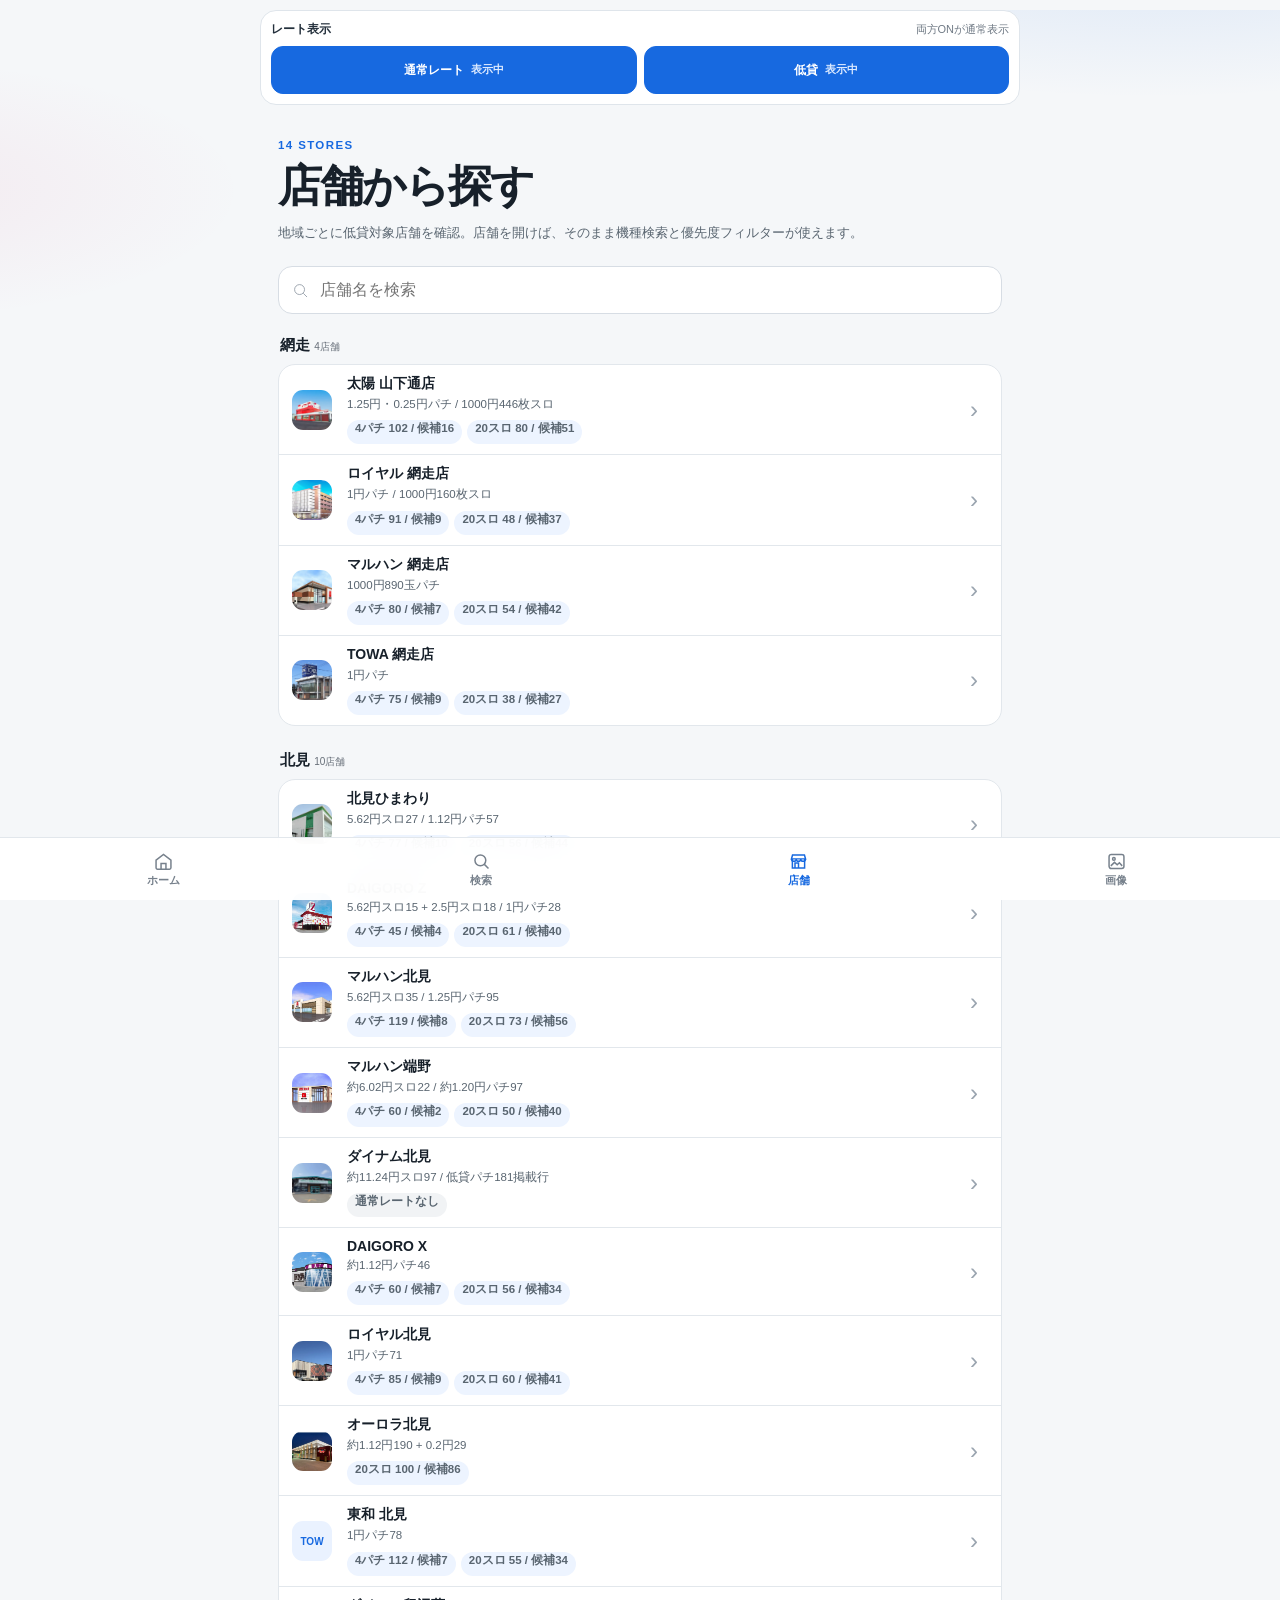
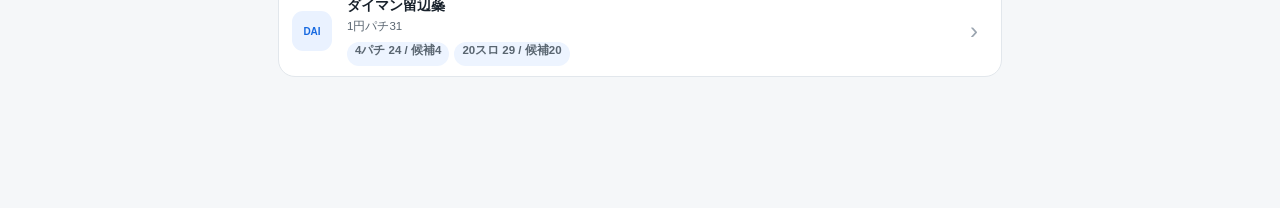
<file: stores.html>
<!doctype html><html lang="ja"><head><meta charset="utf-8"><meta name="viewport" content="width=device-width,initial-scale=1,viewport-fit=cover"><meta name="theme-color" content="#f4f6f9"><meta name="color-scheme" content="light"><meta name="apple-mobile-web-app-capable" content="yes"><meta name="apple-mobile-web-app-status-bar-style" content="default"><title>店舗から探す｜HALL SCAN</title><link rel="stylesheet" href="./app-v2.css"><link rel="manifest" href="./manifest.webmanifest"><link rel="apple-touch-icon" href="./apple-touch-icon.png"><link rel="stylesheet" href="./app-v3.css"><link rel="stylesheet" href="./hallscan-v315.css"><script src="./fullrate-data-v314.js"></script>
<script src="./machine-strategy-v315.js"></script></head><body><main class="v21-page"><div class="v21-kicker">14 STORES</div><h1>店舗から探す</h1><p class="v21-lead">地域ごとに低貸対象店舗を確認。店舗を開けば、そのまま機種検索と優先度フィルターが使えます。</p><div class="v21-store-search"><svg viewBox="0 0 24 24" fill="none" stroke="currentColor"><circle cx="10.7" cy="10.7" r="6.2"/><path d="m15.3 15.3 4.7 4.7"/></svg><input id="storeQ" type="search" placeholder="店舗名を検索" autocomplete="off"></div><div class="v21-store-groups"><section class="v21-storegroup" id="abashiri"><h2>網走 <span style="font-size:10px;color:#666e78;font-weight:500">4店舗</span></h2><div class="v21-storelist"><a class="v21-storerow" data-name="太陽 山下通店" href="./abashiri.html?store=taiyo" onclick="localStorage.setItem('okhotsk_last_area','abashiri')"><div class="v21-storemark"><img src="./taiyo-abashiri.webp" alt="" loading="lazy" width="80" height="80" onerror="this.parentElement.classList.add('is-broken');this.remove()"></div><div><b>太陽 山下通店</b><span>1.25円・0.25円パチ / 1000円446枚スロ</span></div><div class="chev">›</div></a><a class="v21-storerow" data-name="ロイヤル 網走店" href="./abashiri.html?store=royal" onclick="localStorage.setItem('okhotsk_last_area','abashiri')"><div class="v21-storemark"><img src="./royal-abashiri.webp" alt="" loading="lazy" width="80" height="80" onerror="this.parentElement.classList.add('is-broken');this.remove()"></div><div><b>ロイヤル 網走店</b><span>1円パチ / 1000円160枚スロ</span></div><div class="chev">›</div></a><a class="v21-storerow" data-name="マルハン 網走店" href="./abashiri.html?store=maruhan" onclick="localStorage.setItem('okhotsk_last_area','abashiri')"><div class="v21-storemark"><img src="./maruhan-abashiri.webp" alt="" loading="lazy" width="80" height="80" onerror="this.parentElement.classList.add('is-broken');this.remove()"></div><div><b>マルハン 網走店</b><span>1000円890玉パチ</span></div><div class="chev">›</div></a><a class="v21-storerow" data-name="TOWA 網走店" href="./abashiri.html?store=towa" onclick="localStorage.setItem('okhotsk_last_area','abashiri')"><div class="v21-storemark"><img src="./towa-abashiri.webp" alt="" loading="lazy" width="80" height="80" onerror="this.parentElement.classList.add('is-broken');this.remove()"></div><div><b>TOWA 網走店</b><span>1円パチ</span></div><div class="chev">›</div></a></div></section><section class="v21-storegroup" id="kitami"><h2>北見 <span style="font-size:10px;color:#666e78;font-weight:500">10店舗</span></h2><div class="v21-storelist"><a class="v21-storerow" data-name="北見ひまわり" href="./kitami_himawari_integrated_factchecked.html" onclick="localStorage.setItem('okhotsk_last_area','kitami');localStorage.setItem('okhotsk_last_kitami_store',this.getAttribute('href').replace('./',''))"><div class="v21-storemark"><img src="./himawari-kitami.webp" alt="" loading="lazy" width="80" height="80" onerror="this.parentElement.classList.add('is-broken');this.remove()"></div><div><b>北見ひまわり</b><span>5.62円スロ27 / 1.12円パチ57</span></div><div class="chev">›</div></a><a class="v21-storerow" data-name="DAIGORO Z" href="./daigoro_z_integrated_factchecked.html" onclick="localStorage.setItem('okhotsk_last_area','kitami');localStorage.setItem('okhotsk_last_kitami_store',this.getAttribute('href').replace('./',''))"><div class="v21-storemark"><img src="./daigoro-z.webp" alt="" loading="lazy" width="80" height="80" onerror="this.parentElement.classList.add('is-broken');this.remove()"></div><div><b>DAIGORO Z</b><span>5.62円スロ15 + 2.5円スロ18 / 1円パチ28</span></div><div class="chev">›</div></a><a class="v21-storerow" data-name="マルハン北見" href="./maruhan_kitami_integrated_factchecked.html" onclick="localStorage.setItem('okhotsk_last_area','kitami');localStorage.setItem('okhotsk_last_kitami_store',this.getAttribute('href').replace('./',''))"><div class="v21-storemark"><img src="./maruhan-kitami.webp" alt="" loading="lazy" width="80" height="80" onerror="this.parentElement.classList.add('is-broken');this.remove()"></div><div><b>マルハン北見</b><span>5.62円スロ35 / 1.25円パチ95</span></div><div class="chev">›</div></a><a class="v21-storerow" data-name="マルハン端野" href="./maruhan_tanno_integrated_factchecked.html" onclick="localStorage.setItem('okhotsk_last_area','kitami');localStorage.setItem('okhotsk_last_kitami_store',this.getAttribute('href').replace('./',''))"><div class="v21-storemark"><img src="./maruhan-tanno.webp" alt="" loading="lazy" width="80" height="80" onerror="this.parentElement.classList.add('is-broken');this.remove()"></div><div><b>マルハン端野</b><span>約6.02円スロ22 / 約1.20円パチ97</span></div><div class="chev">›</div></a><a class="v21-storerow" data-name="ダイナム北見" href="./dynam_kitami_integrated_factchecked.html" onclick="localStorage.setItem('okhotsk_last_area','kitami');localStorage.setItem('okhotsk_last_kitami_store',this.getAttribute('href').replace('./',''))"><div class="v21-storemark"><img src="./dynam-kitami.webp" alt="" loading="lazy" width="80" height="80" onerror="this.parentElement.classList.add('is-broken');this.remove()"></div><div><b>ダイナム北見</b><span>約11.24円スロ97 / 低貸パチ181掲載行</span></div><div class="chev">›</div></a><a class="v21-storerow" data-name="DAIGORO X" href="./daigoro_x_integrated_factchecked.html" onclick="localStorage.setItem('okhotsk_last_area','kitami');localStorage.setItem('okhotsk_last_kitami_store',this.getAttribute('href').replace('./',''))"><div class="v21-storemark"><img src="./daigoro-x.webp" alt="" loading="lazy" width="80" height="80" onerror="this.parentElement.classList.add('is-broken');this.remove()"></div><div><b>DAIGORO X</b><span>約1.12円パチ46</span></div><div class="chev">›</div></a><a class="v21-storerow" data-name="ロイヤル北見" href="./royal_kitami_integrated_factchecked.html" onclick="localStorage.setItem('okhotsk_last_area','kitami');localStorage.setItem('okhotsk_last_kitami_store',this.getAttribute('href').replace('./',''))"><div class="v21-storemark"><img src="./royal-kitami.webp" alt="" loading="lazy" width="80" height="80" onerror="this.parentElement.classList.add('is-broken');this.remove()"></div><div><b>ロイヤル北見</b><span>1円パチ71</span></div><div class="chev">›</div></a><a class="v21-storerow" data-name="オーロラ北見" href="./aurora_kitami_integrated_factchecked.html" onclick="localStorage.setItem('okhotsk_last_area','kitami');localStorage.setItem('okhotsk_last_kitami_store',this.getAttribute('href').replace('./',''))"><div class="v21-storemark"><img src="./aurora-kitami.webp" alt="" loading="lazy" width="80" height="80" onerror="this.parentElement.classList.add('is-broken');this.remove()"></div><div><b>オーロラ北見</b><span>約1.12円190 + 0.2円29</span></div><div class="chev">›</div></a><a class="v21-storerow" data-name="東和 北見" href="./towa_kitami_integrated_factchecked.html" onclick="localStorage.setItem('okhotsk_last_area','kitami');localStorage.setItem('okhotsk_last_kitami_store',this.getAttribute('href').replace('./',''))"><div class="v21-storemark">TOW</div><div><b>東和 北見</b><span>1円パチ78</span></div><div class="chev">›</div></a><a class="v21-storerow" data-name="ダイマン留辺蘂" href="./daiman_integrated_factchecked.html" onclick="localStorage.setItem('okhotsk_last_area','kitami');localStorage.setItem('okhotsk_last_kitami_store',this.getAttribute('href').replace('./',''))"><div class="v21-storemark">DAI</div><div><b>ダイマン留辺蘂</b><span>1円パチ31</span></div><div class="chev">›</div></a></div></section></div></main><nav class="v21-dock" aria-label="メインナビ"><a class="" href="./index.html"><svg viewBox="0 0 24 24" fill="none" stroke="currentColor"><path d="M3.5 10.5 12 3.8l8.5 6.7v8.7a1.6 1.6 0 0 1-1.6 1.6H5.1a1.6 1.6 0 0 1-1.6-1.6z"/><path d="M9.2 20.8v-6.6h5.6v6.6"/></svg><span>ホーム</span></a><a class="" href="./search.html"><svg viewBox="0 0 24 24" fill="none" stroke="currentColor"><circle cx="10.7" cy="10.7" r="6.2"/><path d="m15.3 15.3 4.7 4.7"/></svg><span>検索</span></a><a class="active" href="./stores.html"><svg viewBox="0 0 24 24" fill="none" stroke="currentColor"><path d="M4 9h16l-1.2-4.5H5.2z"/><path d="M5 9v10.5h14V9M8 19.5v-5.8h4v5.8"/><path d="M4 9c0 1.5 1.2 2.7 2.7 2.7S9.4 10.5 9.4 9c0 1.5 1.2 2.7 2.6 2.7S14.6 10.5 14.6 9c0 1.5 1.2 2.7 2.7 2.7S20 10.5 20 9"/></svg><span>店舗</span></a><a class="" href="./visual-guide.html"><svg viewBox="0 0 24 24" fill="none" stroke="currentColor"><rect x="3.5" y="4" width="17" height="16" rx="2.5"/><circle cx="9" cy="9" r="1.5"/><path d="m5.5 17 4.2-4 3.1 2.8 2.5-2.3 3.2 3.5"/></svg><span>画像</span></a></nav><script>document.getElementById('storeQ').addEventListener('input',e=>{const q=e.target.value.trim().toLowerCase();document.querySelectorAll('.v21-storerow').forEach(x=>x.style.display=!q||x.textContent.toLowerCase().includes(q)?'grid':'none')});</script><script id="pwa-register-v38">if('serviceWorker'in navigator&&location.protocol!=='file:'){addEventListener('load',()=>{navigator.serviceWorker.register('./sw.js').then(reg=>reg.update().catch(()=>{})).catch(()=>{})},{once:true})}</script><script id="a11y-state-v310">(()=>{
const sel='.filter,.storebtn,.chip,.navbtn,.v21-segments button,button[onclick*="setMode"]';
const isPressed=b=>b.classList.contains('active')||b.classList.contains('on')||b.classList.contains('staractive');
function syncA11y(){
 document.querySelectorAll(sel).forEach(b=>b.setAttribute('aria-pressed',String(isPressed(b))));
 document.querySelectorAll('.star,.fav,.v21-fav').forEach(b=>{const on=b.classList.contains('on');b.setAttribute('aria-pressed',String(on));b.setAttribute('aria-label',on?'お気に入り解除':'お気に入り追加')});
 document.querySelectorAll('.toggle').forEach(b=>{const c=b.closest('.card');const open=!!c&&(c.classList.contains('open')||c.hasAttribute('open'));b.setAttribute('aria-expanded',String(open));b.setAttribute('aria-label',open?'詳細を閉じる':'詳細を開く')});
}
let pending=false;function schedule(){if(pending)return;pending=true;queueMicrotask(()=>{pending=false;syncA11y()})}
document.addEventListener('click',schedule);document.addEventListener('change',schedule);
new MutationObserver(schedule).observe(document.body,{subtree:true,childList:true,attributes:true,attributeFilter:['class','open']});
syncA11y();
})();</script><script src="./hallscan-v315.js"></script></body></html>
</file>
<file: app-v2.css>
/* Compatibility layer retained for pages that reference v2. v3 owns presentation. */
</file>
<file: app-v3.css>
:root{--bg:#f5f7f9;--surface:#fff;--text:#17202a;--muted:#68727d;--line:#e2e7ec;--blue:#1769e0;--blue-soft:#eaf2ff;--pink:#d93c76;--shadow:0 10px 30px rgba(23,32,42,.07)}
*{box-sizing:border-box;-webkit-tap-highlight-color:transparent}html{background:var(--bg);color-scheme:light;scroll-behavior:smooth}body{margin:0;min-height:100dvh;background:radial-gradient(900px 280px at 90% -80px,rgba(23,105,224,.12),transparent 60%),radial-gradient(620px 220px at -10% 10%,rgba(217,60,118,.07),transparent 60%),var(--bg);color:var(--text);font-family:-apple-system,BlinkMacSystemFont,"Hiragino Sans","Yu Gothic",sans-serif;-webkit-font-smoothing:antialiased;padding-bottom:calc(82px + env(safe-area-inset-bottom))}a{color:inherit}button,input,select{font:inherit}button,a,input,select{touch-action:manipulation}input,select{font-size:16px}.v21-page,.v21-search-page{width:min(100%,760px);margin:auto;padding:calc(22px + env(safe-area-inset-top)) max(18px,env(safe-area-inset-right)) 24px max(18px,env(safe-area-inset-left))}.v21-wordmark{display:flex;gap:8px;align-items:center;font-size:10px;font-weight:800;letter-spacing:.12em;color:var(--muted);margin:6px 0 22px}.v21-mark{width:18px;height:5px;border-radius:9px;background:linear-gradient(90deg,var(--blue),var(--pink))}.v21-page h1{font-size:clamp(30px,9vw,44px);line-height:1.12;letter-spacing:-.045em;margin:0 0 12px}.lead,.v21-lead{color:var(--muted);font-size:13px;line-height:1.7;margin:0 0 22px}.v21-actions{background:var(--surface);border:1px solid var(--line);border-radius:20px;overflow:hidden;box-shadow:var(--shadow)}.v21-action{min-height:72px;display:grid;grid-template-columns:44px 1fr 24px;gap:10px;align-items:center;padding:12px 14px;text-decoration:none;border-bottom:1px solid var(--line)}.v21-action:last-child{border:0}.v21-action .ico{width:40px;height:40px;border-radius:12px;display:grid;place-items:center;background:#f2f5f8;color:var(--blue)}.v21-action.primary .ico{background:var(--blue-soft)}.v21-action svg{width:22px;stroke-width:1.7}.v21-action b{font-size:15px}.v21-action small{display:block;color:var(--muted);font-size:11px;margin-top:3px}.arr,.chev{color:#9aa4af;font-size:24px}.v21-section{margin-top:26px}.v21-sectionhead{display:flex;justify-content:space-between;border-bottom:1px solid var(--line);padding-bottom:9px;font-size:12px}.v21-sectionhead span{color:var(--muted)}.v21-recent{margin-top:18px}.v21-kicker{font-size:10px;font-weight:800;letter-spacing:.12em;color:var(--blue);margin-bottom:10px}.v21-dock{position:fixed;z-index:50;left:0;right:0;bottom:0;display:grid;grid-template-columns:repeat(4,1fr);background:rgba(255,255,255,.94);border-top:1px solid var(--line);backdrop-filter:blur(18px);padding:5px max(5px,env(safe-area-inset-right)) calc(5px + env(safe-area-inset-bottom)) max(5px,env(safe-area-inset-left))}.v21-dock a{min-height:50px;text-decoration:none;display:flex;flex-direction:column;align-items:center;justify-content:center;gap:2px;color:#77818c;font-size:10px;font-weight:650}.v21-dock a.active{color:var(--blue)}.v21-dock svg{width:21px;height:21px;stroke-width:1.7}.v21-search-head{position:sticky;z-index:40;top:0;background:rgba(245,247,249,.94);backdrop-filter:blur(18px);border-bottom:1px solid var(--line);padding:calc(12px + env(safe-area-inset-top)) max(16px,env(safe-area-inset-right)) 10px max(16px,env(safe-area-inset-left))}.v21-search-head .inner{max-width:760px;margin:auto}.v21-search-head h1{font-size:22px;margin:0 0 10px;letter-spacing:-.03em}.v21-searchbox,.v21-store-search{display:flex;align-items:center;gap:8px;background:var(--surface);border:1px solid #d7dde4;border-radius:14px;padding:0 12px;min-height:48px}.v21-searchbox svg,.v21-store-search svg{width:20px;color:#8a949f}.v21-searchbox input,.v21-store-search input{border:0;outline:0;background:transparent;width:100%;height:46px;color:var(--text)}.v21-segments{display:flex;gap:7px;overflow:auto;margin-top:9px;padding-bottom:1px;scrollbar-width:none}.v21-segments::-webkit-scrollbar{display:none}.v21-segments button{border:1px solid var(--line);background:var(--surface);color:var(--muted);border-radius:999px;min-height:44px;padding:0 14px;white-space:nowrap;font-size:12px;font-weight:700}.v21-segments button.on{background:var(--blue);border-color:var(--blue);color:#fff}.v21-search-page{padding-top:13px}.v21-count{font-size:11px;color:var(--muted);padding:0 2px 7px}.v21-results{background:var(--surface);border:1px solid var(--line);border-radius:17px;overflow:hidden}.v21-resultwrap{position:relative;border-bottom:1px solid var(--line)}.v21-resultwrap:last-child{border:0}.v21-result{min-height:92px;display:grid;grid-template-columns:38px minmax(0,1fr) 18px;gap:10px;align-items:start;text-decoration:none;padding:13px 50px 13px 12px}.v21-rank{width:34px;height:34px;border-radius:10px;display:grid;place-items:center;font-weight:850;font-size:13px;background:#edf0f3}.v21-rank.S{background:#dff5e6;color:#1d6b37}.v21-rank.A{background:var(--blue-soft);color:#1755a9}.v21-rank.B{background:#fff1ce;color:#8a5b00}.v21-result .name{font-weight:800;font-size:14px;line-height:1.35}.v21-result .meta{font-size:10.5px;color:var(--muted);margin:3px 0 6px}.v21-result .quick{font-size:12px;line-height:1.45;font-weight:650}.v23-target-label{font-size:9px;color:var(--pink);border:1px solid rgba(217,60,118,.25);background:#fff2f7;border-radius:5px;padding:2px 5px;margin-right:6px;vertical-align:1px}.v21-fav{position:absolute;right:7px;top:50%;transform:translateY(-50%);width:44px;height:44px;border:0;background:transparent;font-size:25px;color:#9ca6b0}.v21-fav.on{color:#e5a500}.v21-store-search{margin:15px 0 22px}.v21-storegroup{margin:0 0 25px}.v21-storegroup h2{font-size:15px;margin:0 2px 9px}.v21-storelist{background:var(--surface);border:1px solid var(--line);border-radius:17px;overflow:hidden}.v21-storerow{min-height:68px;display:grid;grid-template-columns:44px 1fr 18px;gap:11px;align-items:center;text-decoration:none;padding:10px 13px;border-bottom:1px solid var(--line)}.v21-storerow:last-child{border:0}.v21-storemark{width:40px;height:40px;border-radius:11px;background:var(--blue-soft);color:var(--blue);display:grid;place-items:center;font-size:10px;font-weight:850}.v21-storerow b{display:block;font-size:14px}.v21-storerow span{display:block;color:var(--muted);font-size:10.5px;margin-top:3px;line-height:1.4}
/* Shared store/guide shell overrides legacy embedded dark themes */
body.v2-store,body.v2-guide,body.v2-abashiri{--bg:#f5f7f9;--panel:#fff;--panel2:#f8fafc;--line:#e2e7ec;--text:#17202a;--muted:#68727d;--accent:#1769e0;background:var(--bg)!important;color:var(--text)!important;padding-bottom:calc(86px + env(safe-area-inset-bottom))!important}.v2-appbar{position:sticky;top:0;z-index:60;display:grid;grid-template-columns:auto minmax(0,1fr) 44px;gap:8px;align-items:center;min-height:54px;background:rgba(255,255,255,.95);backdrop-filter:blur(18px);border-bottom:1px solid var(--line);padding:calc(5px + env(safe-area-inset-top)) max(10px,env(safe-area-inset-right)) 5px max(10px,env(safe-area-inset-left))}.v2-back,.v2-tool{min-height:44px;display:flex;align-items:center;text-decoration:none;color:var(--blue);font-size:13px;font-weight:750}.v2-tool{justify-content:center}.v2-tool svg{width:22px}.v2-store-select{min-width:0;width:100%;height:44px;border:1px solid var(--line);border-radius:11px;background:#fff;color:var(--text);padding:0 9px;font-size:13px;font-weight:750}.v2-store header,.v2-guide header,.v2-abashiri header{top:calc(54px + env(safe-area-inset-top))!important;background:rgba(245,247,249,.96)!important;color:var(--text)!important;border-color:var(--line)!important;padding-left:max(14px,env(safe-area-inset-left))!important;padding-right:max(14px,env(safe-area-inset-right))!important}.v2-store main,.v2-guide main,.v2-abashiri main{padding-left:max(14px,env(safe-area-inset-left))!important;padding-right:max(14px,env(safe-area-inset-right))!important}.v2-store .search,.v2-abashiri .search{min-height:48px!important;background:#fff!important;color:var(--text)!important;border-color:#d7dde4!important}.v2-store .filter,.v2-guide .filter,.v2-abashiri .filter,.v2-guide .nav a{min-height:44px!important;display:inline-flex;align-items:center;background:#fff!important;color:var(--muted)!important;border-color:var(--line)!important;padding:0 13px!important}.v2-store .filter.active,.v2-guide .filter.on,.v2-abashiri .filter.active{background:var(--blue)!important;color:#fff!important;border-color:var(--blue)!important}.v2-store .notice,.v2-store .audit,.v2-abashiri .notice,.v2-guide .notice{background:#fff!important;color:var(--text)!important;border-color:var(--line)!important;box-shadow:none!important}.v2-store .card,.v2-abashiri .card,.v2-guide .card{background:#fff!important;color:var(--text)!important;border-color:var(--line)!important;box-shadow:none!important}.v2-store .details,.v2-abashiri .details,.v2-guide .body{background:#f8fafc!important;color:var(--text)!important;border-color:var(--line)!important}.v2-store .row,.v2-abashiri .row,.v2-store .auditrow{border-color:var(--line)!important}.v2-store .star,.v2-abashiri .star,.v2-store .toggle{min-width:44px;min-height:44px}.v2-store .source,.v2-abashiri .source,.v2-guide .source a{min-height:44px!important;display:inline-flex!important;align-items:center!important;color:var(--blue)!important;background:var(--blue-soft)!important;border-color:#cfe0fb!important}.v2-store .bottom,.v2-abashiri .bottom{background:rgba(255,255,255,.95)!important;border-color:var(--line)!important;padding-bottom:calc(5px + env(safe-area-inset-bottom))!important}.v2-store .bottom button,.v2-abashiri .bottom button{min-height:48px!important;color:var(--muted)!important}.v2-store .bottom b,.v2-abashiri .bottom b{color:var(--text)!important}.v2-guide .imgwrap{background:#eef2f6!important}.v2-guide .call{background:rgba(23,32,42,.9)!important;border-color:#80aef0!important}.v2-guide .head p,.v2-guide .v28-detail,.v2-guide .body li,.v2-guide .sub,.v2-guide .count{color:var(--muted)!important}.v2-guide .zoom{background:rgba(0,0,0,.82)!important}.v2-guide .zoom button{min-width:44px;min-height:44px}
@media(max-width:390px){.v21-page,.v21-search-page{padding-left:max(14px,env(safe-area-inset-left));padding-right:max(14px,env(safe-area-inset-right))}.v21-result{padding-left:10px}.v21-storerow{padding-left:10px}.v21-action{padding-left:11px}.v21-page h1{font-size:32px}}@media(prefers-reduced-motion:reduce){html{scroll-behavior:auto!important}*,*:before,*:after{animation:none!important;transition:none!important}}

/* v3.2 supplied imagery */
.v32-hero{height:176px;margin:-4px 0 20px;border-radius:22px;overflow:hidden;position:relative;background:linear-gradient(135deg,#dfe5ec,#cfd6df);box-shadow:0 12px 32px rgba(23,32,42,.12)}
.v32-heroImg{position:absolute;inset:0;width:100%;height:100%;object-fit:cover;object-position:center 56%;display:block}.v32-hero.is-broken{background:linear-gradient(135deg,#e7ebef,#d6dde5)}
.v32-hero:after{content:"";position:absolute;inset:0;background:linear-gradient(180deg,rgba(10,15,25,.08),rgba(10,15,25,.48))}
.v32-heroShade{position:absolute;z-index:1;left:16px;bottom:14px;color:#fff;font-size:10px;font-weight:800;letter-spacing:.14em}
.v21-storemark{overflow:hidden;padding:0}.v21-storemark img{width:100%;height:100%;object-fit:cover;display:block}
.v32-machineThumb{width:42px;height:58px;border-radius:8px;background:#f1f3f5;display:grid;place-items:center;overflow:hidden;border:1px solid #e5e8ec}.v32-machineThumb img{width:100%;height:100%;object-fit:contain;background:#fff}
.v21-result{grid-template-columns:42px minmax(0,1fr) 18px}
.v32-storeHero{width:min(calc(100% - 24px),760px);height:170px;margin:calc(10px + env(safe-area-inset-top)) auto 8px;border-radius:20px;overflow:hidden;position:relative;background:#e9edf1}.v32-storeHero img{width:100%;height:100%;object-fit:cover;display:block}.v32-storeHeroShade{position:absolute;inset:0;background:linear-gradient(180deg,transparent 52%,rgba(12,18,25,.22))}.v32-abashiriHero{margin-bottom:0}
@media(max-width:430px){.v32-hero{height:156px;border-radius:18px}.v32-storeHero{height:142px;border-radius:16px;width:calc(100% - 24px)}}

/* v3.3 iPhone readability / overflow hardening */
body.v2-store,body.v2-guide,body.v2-abashiri{--muted:#56616d!important}
body.v2-store .quick,body.v2-abashiri .quick,body.v2-store .detail,body.v2-abashiri .detail,body.v2-store .sub,body.v2-abashiri .sub,body.v2-store .audit li,body.v2-abashiri .audit li{color:#25303b!important;opacity:1!important}
body.v2-store .quick,body.v2-abashiri .quick{font-size:14px!important;line-height:1.55!important;font-weight:700!important;margin-left:39px!important;margin-right:4px!important;overflow-wrap:anywhere;word-break:normal}
body.v2-store .sub,body.v2-abashiri .sub{font-size:12px!important;line-height:1.55!important;margin-left:39px!important;margin-right:4px!important;overflow-wrap:anywhere}
body.v2-store .detail,body.v2-abashiri .detail{font-size:13px!important;line-height:1.72!important;overflow-wrap:anywhere}
body.v2-store .card summary,body.v2-abashiri .card summary{padding:14px!important;overflow:hidden}
body.v2-store .machine,body.v2-abashiri .machine{font-size:15px!important;line-height:1.4!important;overflow-wrap:anywhere}
body.v2-store .namewrap,body.v2-abashiri .namewrap{min-width:0!important}
body.v2-store .sumrow,body.v2-abashiri .sumrow{min-width:0!important}
body.v2-store .tag,body.v2-abashiri .tag{color:#44505d!important;background:#f2f5f8!important;border-color:#dce2e8!important}
body.v2-store .sectionnote,body.v2-abashiri .sectionnote,body.v2-store .hero p,body.v2-abashiri .hero p,body.v2-store .kpi span,body.v2-abashiri .kpi span{color:#56616d!important}
body.v2-store .rank.s,body.v2-abashiri .rank.s{background:#e4f8ec!important;border-color:#9be0b7!important;color:#166534!important}
body.v2-store .rank.a,body.v2-abashiri .rank.a{background:#eaf2ff!important;border-color:#b9d2fa!important;color:#174f9b!important}
body.v2-store .rank.b,body.v2-abashiri .rank.b{background:#fff5d9!important;border-color:#ead28d!important;color:#745000!important}
body.v2-store .fav,body.v2-abashiri .fav{color:#687b92!important;min-width:44px!important;min-height:44px!important;display:grid!important;place-items:center!important}
body.v2-store .fav.on,body.v2-abashiri .fav.on{color:#c98b00!important}
body.v2-store .card,body.v2-abashiri .card{overflow:hidden!important}
body.v2-store main,body.v2-abashiri main{max-width:100%;overflow-x:clip}
.v21-result{grid-template-columns:42px minmax(0,1fr) 18px!important}
.v21-result .name,.v21-result .quick{overflow-wrap:anywhere;word-break:normal}
.v21-result .name{font-size:14.5px}.v21-result .quick{font-size:12.5px;line-height:1.5;color:#25303b}
.v21-result .meta{color:#596570;font-size:11px}.v21-count{color:#596570;font-size:12px}
.v21-rank{color:#3e4a55}.v21-fav{color:#6f8195}
.v21-storerow span,.v21-lead,.lead{color:#596570!important}
.v32-storeHero img,.v21-storemark img,.v32-machineThumb img{display:block}
.v21-storemark{overflow:hidden}.v21-storemark img{width:100%;height:100%;object-fit:cover}
@media(max-width:430px){body.v2-store .quick,body.v2-abashiri .quick{font-size:13.5px!important}.v21-search-page{padding-left:14px;padding-right:14px}.v21-result{padding-left:10px;padding-right:48px;gap:9px}}

/* v3.4 resilience / one-hand usability */
.v32-machineThumb.is-broken::after{content:"画像なし";font-size:8px;font-weight:800;color:#6b7681;line-height:1.2;text-align:center;padding:3px}
:focus-visible{outline:3px solid rgba(23,105,224,.38);outline-offset:2px}
.v21-result,.v21-storerow,.v21-action{min-width:0}
.v21-result>div:nth-child(2),.v21-storerow>div:nth-child(2){min-width:0}
@media(max-width:430px){.v21-result .quick{font-size:13px;line-height:1.48}.v21-result .meta{font-size:11.5px}}

/* v3.5 final mobile usability pass */
/* Bottom navigation: keep labels readable on iPhone without sacrificing thumb targets. */
.v21-dock a{font-size:11px;line-height:1.2;min-height:52px}
.v21-dock svg{flex:0 0 auto}
/* Strong keyboard/focus state without changing touch appearance. */
:where(a,button,input,select):focus-visible{outline:3px solid rgba(23,105,224,.32);outline-offset:2px}
/* Image guide is used while standing in-store: body copy was still too small in legacy inline CSS. */
body.v2-guide .head p,body.v2-guide .v28-detail,body.v2-guide .body li,body.v2-guide .common p,body.v2-guide .common li{font-size:13.5px!important;line-height:1.65!important;color:#3f4b57!important}
body.v2-guide .count,body.v2-guide .sub{font-size:12px!important;color:#596570!important}
body.v2-guide .tag{font-size:11px!important;color:#315b91!important;background:#eef5ff!important;border-color:#cfe0fb!important}
body.v2-guide .source a{font-size:12px!important}
/* Long Japanese machine names/conditions must never force horizontal scrolling. */
body.v2-guide .head h2,body.v2-guide .v28-detail,body.v2-guide .body,body.v2-guide .common,.v21-storerow b,.v21-storerow span{overflow-wrap:anywhere;word-break:normal}
/* Search rows: preserve a clear minimum reading size and keep the favorite control independent. */
.v21-result .quick{font-size:13px;line-height:1.52}.v21-result .name{line-height:1.42}
@media(max-width:390px){.v21-dock a{font-size:10.5px}.v21-result .quick{font-size:12.75px}}

/* v3.6 one-hand in-store pass */
/* Store photography remains useful for orientation, but must not push controls below the thumb zone. */
@media(max-width:430px){
  .v32-storeHero{height:88px!important;margin:6px 12px 6px!important;width:calc(100% - 24px)!important;border-radius:14px!important}
  .v2-appbar{min-height:52px!important}
  .v2-store header{top:calc(52px + env(safe-area-inset-top))!important}
}
/* Legacy store controls: enforce dependable touch targets and readable state labels. */
body.v2-store .filters{gap:8px!important;padding-bottom:2px}
body.v2-store .filter{min-height:44px!important;min-width:44px!important;justify-content:center!important}
body.v2-store .head{min-height:58px}
body.v2-store .star,body.v2-store .toggle{min-width:44px!important;min-height:44px!important;display:grid!important;place-items:center!important}
/* Prevent the fixed dock from crowding the final actionable row. */
body.v2-store main,body.v2-guide main{padding-bottom:calc(94px + env(safe-area-inset-bottom))!important}


/* v3.7: real-device fixes from iPhone 17 review */
.v21-storemark.is-broken::after{content:"写真なし";font-size:8px;font-weight:800;color:#6b7681;line-height:1.15;text-align:center;padding:3px}
body.v2-store .targetline,body.v2-abashiri .targetline{
  margin:0 14px 14px 53px!important;
  padding:8px 10px!important;
  border-left:3px solid var(--pink)!important;
  border-radius:0 9px 9px 0;
  background:#fff6f9!important;
  color:#202a35!important;
  font-size:13.5px!important;
  line-height:1.5!important;
  font-weight:800!important;
  overflow-wrap:anywhere;
  word-break:normal;
  min-width:0;
}
body.v2-store .quick,body.v2-abashiri .quick{padding-bottom:9px!important}
body.v2-store .details,body.v2-abashiri .details{clear:both}
.v21-count{min-height:24px;line-height:1.45;padding-top:2px;padding-bottom:8px}
@media(max-width:430px){
  body.v2-store .targetline,body.v2-abashiri .targetline{margin-left:53px!important;margin-right:14px!important;font-size:13px!important}
  .v21-search-head{padding-top:calc(10px + env(safe-area-inset-top));padding-bottom:8px}
  .v21-search-head h1{font-size:20px;margin-bottom:8px}
  .v21-segments{margin-top:8px}
}


/* v3.8 audit: image-guide thumb targets + stable interaction */
body.v2-guide .nav a,body.v2-guide .filter,body.v2-guide .source a,body.v2-guide dialog button{
  min-height:44px!important;
  display:inline-flex!important;
  align-items:center!important;
  justify-content:center!important;
}
body.v2-guide .filters{gap:8px!important}
body.v2-guide .source{gap:8px!important}

/* v3.8 audit: Abashiri utility links were only ~29px high on iPhone. */
body.v2-abashiri .globalbar a{min-height:44px!important;display:inline-flex!important;align-items:center!important}

/* v3.8 audit: Abashiri store/priority filters must remain thumb-friendly. */
body.v2-abashiri .storebtn,
body.v2-abashiri .chip{
  min-height:44px!important;
  min-width:44px!important;
  display:inline-flex!important;
  align-items:center!important;
  justify-content:center!important;
}

/* v3.8 audit: compact back links still need a 44×44 hit area. */
.v2-back{
  min-width:44px!important;
  min-height:44px!important;
  display:inline-flex!important;
  align-items:center!important;
}

/* v3.8 audit: selected low-rate mode needs readable contrast on navy. */
.mode button.active{
  color:#fff!important;
}

/* v3.8 audit: DAIGORO Z's legacy mode/rank controls were 42px high. */
body.v2-store .modes button,
body.v2-store .f button{
  min-height:44px!important;
  min-width:44px!important;
}

/* v3.8 audit: fallback link on the Kitami redirect page remains tappable. */
body.v2-redirect a{
  min-height:44px;
  display:inline-flex;
  align-items:center;
  padding:0 12px;
}

/* v3.8 audit: legacy DAIGORO Z expand chevrons also need a full hit area. */
body.v2-store .tog{
  min-width:44px!important;
  min-height:44px!important;
}

/* v3.8 audit: Abashiri's legacy bottom view switcher had dark-on-dark text. */
body.v2-abashiri .navbtn{
  min-height:52px!important;
  background:transparent!important;
  color:#68727d!important;
  border-color:transparent!important;
}
body.v2-abashiri .navbtn.active{
  background:#eaf2ff!important;
  color:#0f5fc7!important;
  border-color:#cfe0fb!important;
}


/* v3.9 accessibility: explicit focus treatment for stateful controls. */
:where(.star,.toggle,.fav,.filter,.chip,.storebtn,.navbtn,.v21-fav,.v21-segments button,button[onclick*="setMode"]):focus-visible{outline:3px solid rgba(23,105,224,.38)!important;outline-offset:2px}


/* v3.11 beginner-language pass: presentation only; machine/target values unchanged. */
.v311-help{background:#fff;border:1px solid var(--line);border-radius:14px;margin:0 0 12px;overflow:hidden;color:var(--text)}
.v311-help summary{min-height:44px;display:flex;align-items:center;padding:9px 12px;cursor:pointer;font-size:12.5px;font-weight:800;color:#315b91;list-style:none}
.v311-help summary::-webkit-details-marker{display:none}.v311-help summary::after{content:"＋";margin-left:auto;color:#72808f;font-size:17px}.v311-help[open] summary::after{content:"−"}
.v311-helpbody{border-top:1px solid var(--line);padding:10px 12px 12px;font-size:12px;line-height:1.6;color:#3d4854}.v311-helpbody p{margin:0 0 8px}.v311-helpbody p:last-child{margin:8px 0 0}
.v311-glossary{display:grid;grid-template-columns:1fr 1fr;gap:5px 12px}.v311-glossary span{min-width:0;overflow-wrap:anywhere}.v311-glossary b{color:#17202a}.v311-caution{padding:7px 8px;border-radius:9px;background:#fff8e8;color:#5b4916}
body.v2-store .quick .v311-quick-label{color:#56616d;font-weight:800;margin-right:3px}
.v311-target-label{display:inline-block;font-size:9.5px;line-height:1.2;color:#a82d5c;border:1px solid rgba(217,60,118,.26);background:#fff;border-radius:5px;padding:2px 5px;margin:0 6px 1px 0;vertical-align:1px;white-space:nowrap}
body.v2-store .row{grid-template-columns:100px minmax(0,1fr)!important}
body.v2-store .label,body.v2-store .lab{font-size:11.5px!important;line-height:1.35!important;overflow-wrap:anywhere}
.v311-search-help{margin:0 0 11px}
@media(max-width:370px){.v311-glossary{grid-template-columns:1fr}body.v2-store .row{grid-template-columns:92px minmax(0,1fr)!important}}
</file>
<file: hallscan-v315.css>
/* HALL SCAN v3.14 utility layer */
.hs-tools{display:flex;gap:8px;align-items:center;flex-wrap:wrap;margin:10px 0}.hs-toolbtn{min-height:44px;border:1px solid #d8dee6;background:#fff;color:#344050;border-radius:12px;padding:0 12px;font-size:12px;font-weight:800;box-shadow:0 2px 8px rgba(20,32,48,.04)}.hs-toolbtn.on{background:#1769e0;color:#fff;border-color:#1769e0}.hs-toolbtn:disabled{opacity:.45}.hs-checked{display:inline-flex;align-items:center;min-height:24px;padding:0 8px;border-radius:999px;background:#f0f3f6;color:#6b7580;font-size:10px;font-weight:750;white-space:nowrap}.hs-card-actions{display:flex;gap:6px;flex-wrap:wrap;align-items:center;margin:8px 0 1px}.hs-card-actions .hs-toolbtn{min-height:38px;padding:0 10px}.hs-search-actions{display:flex;gap:6px;align-items:center;padding:0 12px 10px 58px}.hs-search-actions .hs-toolbtn{min-height:36px;padding:0 9px}.hs-search-actions .hs-checked{margin-left:auto}.hs-memo-fab{position:fixed;z-index:70;right:max(14px,env(safe-area-inset-right));bottom:calc(76px + env(safe-area-inset-bottom));border:0;background:#17202a;color:#fff;border-radius:999px;min-height:46px;padding:0 14px;font-weight:800;box-shadow:0 10px 30px rgba(23,32,42,.18)}.hs-memo-fab b{display:inline-grid;place-items:center;min-width:20px;height:20px;margin-left:5px;border-radius:999px;background:#fff;color:#17202a;font-size:10px}.hs-modal{position:fixed;z-index:1000;inset:0;background:rgba(13,18,24,.46);display:none;align-items:flex-end;justify-content:center;padding:18px max(12px,env(safe-area-inset-right)) calc(18px + env(safe-area-inset-bottom)) max(12px,env(safe-area-inset-left));backdrop-filter:blur(6px)}.hs-modal.open{display:flex}.hs-sheet{width:min(100%,620px);max-height:min(82vh,760px);overflow:auto;background:#fff;border-radius:22px;padding:16px;box-shadow:0 24px 70px rgba(0,0,0,.28)}.hs-sheethead{display:flex;align-items:center;justify-content:space-between;gap:10px;margin-bottom:12px}.hs-sheethead strong{font-size:17px}.hs-close{width:44px;height:44px;border:0;background:#f0f3f6;border-radius:50%;font-size:22px}.hs-guideText{font-size:13px;line-height:1.65;color:#485461;background:#f6f8fa;border-radius:14px;padding:11px;margin:8px 0}.hs-photos{display:grid;gap:10px}.hs-photo{position:relative;border-radius:16px;overflow:hidden;background:#eef1f4}.hs-photo img{display:block;width:100%;height:auto}.hs-marker{position:absolute;display:grid;place-items:center;min-width:42px;height:28px;padding:0 8px;border-radius:999px;background:#1769e0;color:#fff;font-size:10px;font-weight:900;box-shadow:0 4px 12px rgba(0,0,0,.22);transform:translate(-50%,-50%)}.hs-form{display:grid;gap:10px}.hs-form label{font-size:11px;font-weight:800;color:#66717d}.hs-form input,.hs-form textarea{width:100%;font-size:16px;border:1px solid #d9dfe6;border-radius:12px;padding:11px;background:#fff;color:#17202a}.hs-form textarea{min-height:76px;resize:vertical}.hs-primary{min-height:46px;border:0;border-radius:12px;background:#1769e0;color:#fff;font-weight:850}.hs-decisionButtons{display:grid;grid-template-columns:1fr 1fr 1fr;gap:7px;margin-top:12px}.hs-decisionButtons button{min-height:46px;border:1px solid #d9dfe6;border-radius:12px;background:#fff;font-size:12px;font-weight:850}.hs-result{margin-top:10px;border-radius:12px;padding:11px;background:#f4f6f8;font-size:13px;line-height:1.55}.hs-memo-list{display:grid;gap:8px}.hs-memo-item{border:1px solid #e1e6eb;border-radius:14px;padding:10px}.hs-memo-item strong{display:block;font-size:13px}.hs-memo-item small{display:block;color:#68727d;line-height:1.5;margin-top:4px}.hs-memo-item button{margin-top:7px;border:0;background:#f0f3f6;border-radius:8px;min-height:34px;padding:0 9px}.hs-empty{color:#7a8590;text-align:center;padding:20px 5px;font-size:12px}.hs-visual-section{margin:16px auto 20px;max-width:760px;padding:0 16px}.hs-visual-card{border:1px solid #e0e5ea;background:#fff;border-radius:18px;overflow:hidden;margin-bottom:12px}.hs-visual-card img{display:block;width:100%;height:auto}.hs-visual-card .txt{padding:11px 12px}.hs-visual-card b{font-size:14px}.hs-visual-card p{font-size:11px;color:#68727d;line-height:1.6;margin:4px 0 0}
body.hs-patrol .details,body.hs-patrol #audit,body.hs-patrol .audit,body.hs-patrol .stats,body.hs-patrol .stat,body.hs-patrol .sub{display:none!important}body.hs-patrol .card{margin-bottom:8px!important}body.hs-patrol .card .quick{padding-bottom:5px!important}body.hs-patrol .card .targetline{margin-top:3px!important}body.hs-patrol .v32-machineThumb{display:none!important}body.hs-patrol .v21-result{grid-template-columns:42px 1fr 18px!important;padding-top:9px!important;padding-bottom:6px!important}body.hs-patrol .v21-result .quick{font-size:11px;line-height:1.45}body.hs-patrol .hs-search-actions{padding-left:54px;padding-bottom:7px}
@media(max-width:380px){.hs-search-actions{padding-left:12px}.hs-decisionButtons{grid-template-columns:1fr}.hs-card-actions .hs-toolbtn{font-size:11px}.hs-memo-fab{right:10px}}


/* v3.14: normal-rate visibility + complete installed-machine directory */
.hs-ratebar{width:min(100% - 24px,760px);margin:10px auto 12px;padding:9px 10px;display:flex;align-items:center;justify-content:space-between;gap:10px;border:1px solid #dfe5eb;background:#fff;border-radius:14px;box-sizing:border-box}.hs-ratecopy{min-width:0}.hs-ratecopy b{display:block;font-size:12px;color:#222c37}.hs-ratecopy small{display:block;margin-top:2px;font-size:10px;line-height:1.35;color:#727c87}.hs-switch{flex:0 0 auto;min-width:96px;min-height:44px;padding:0 12px;border:1px solid #cad3dc;border-radius:999px;background:#fff;color:#475361;font-size:12px;font-weight:850}.hs-switch.on{background:#1769e0;border-color:#1769e0;color:#fff}.hs-switch:focus-visible,.hs-rate-tab:focus-visible,.hs-fullrate-search:focus-visible{outline:3px solid rgba(23,105,224,.25);outline-offset:2px}
.hs-fullrate-section{width:min(100% - 24px,760px);margin:14px auto 24px;border:1px solid #dfe5eb;background:#fff;border-radius:18px;overflow:hidden;box-sizing:border-box}.hs-fullrate-head{padding:13px 13px 10px;border-bottom:1px solid #edf0f3}.hs-fullrate-head b{display:block;font-size:15px;color:#1f2934}.hs-fullrate-head small{display:block;margin-top:3px;color:#727c87;font-size:10px;line-height:1.45}.hs-rate-tabs{display:flex;gap:7px;padding:10px 12px 2px;overflow-x:auto;-webkit-overflow-scrolling:touch}.hs-rate-tab{min-height:44px;min-width:88px;padding:0 12px;border:1px solid #d5dce4;background:#fff;border-radius:12px;font-size:12px;font-weight:850;white-space:nowrap;color:#44505d}.hs-rate-tab.on{background:#17202a;border-color:#17202a;color:#fff}.hs-fullrate-searchwrap{padding:9px 12px}.hs-fullrate-search{width:100%;min-height:44px;padding:0 12px;border:1px solid #d6dde5;border-radius:12px;background:#fff;color:#17202a;font-size:16px;box-sizing:border-box}.hs-fullrate-count{display:flex;justify-content:space-between;gap:8px;padding:0 13px 8px;font-size:10px;color:#7a838e}.hs-fullrate-list{border-top:1px solid #eef1f4}.hs-fullrate-row{display:grid;grid-template-columns:minmax(0,1fr) auto;gap:10px;align-items:center;min-height:50px;padding:9px 12px;border-bottom:1px solid #eef1f4}.hs-fullrate-row:last-child{border-bottom:0}.hs-fullrate-name{min-width:0;font-size:12px;font-weight:760;color:#27313c;line-height:1.4;overflow-wrap:anywhere}.hs-fullrate-meta{display:flex;gap:5px;align-items:center;justify-content:flex-end;flex-wrap:wrap}.hs-rate-chip,.hs-unranked{display:inline-flex;align-items:center;min-height:24px;padding:0 8px;border-radius:999px;font-size:9px;font-weight:850;white-space:nowrap}.hs-rate-chip{background:#edf4ff;color:#225ba8}.hs-unranked{background:#f1f3f5;color:#717b85}.hs-fullrate-more{display:block;width:calc(100% - 24px);min-height:44px;margin:10px 12px 12px;border:1px solid #d7dee6;border-radius:12px;background:#fff;font-size:11px;font-weight:850;color:#44505d}.hs-fullrate-empty{padding:18px 12px;text-align:center;color:#77818c;font-size:11px;line-height:1.55}.hs-store-normal{display:flex;gap:5px;flex-wrap:wrap;margin-top:4px}.hs-store-normal .hs-rate-chip{font-size:9px}.hs-search-unranked .v21-rank{background:#f1f3f5!important;color:#6c7680!important}.hs-search-unranked .v23-target-label{background:#f1f3f5!important;color:#65707a!important}.hs-search-unranked .quick{color:#6d7782}.hs-fuzzy-hint{font-size:10px;color:#79838e;margin-top:4px;line-height:1.45}
body.hs-low-only .hs-fullrate-section,body.hs-low-only .hs-store-normal{display:none!important}
@media(max-width:380px){.hs-ratebar{width:calc(100% - 16px);margin-left:8px;margin-right:8px}.hs-ratecopy small{display:none}.hs-switch{min-width:92px}.hs-fullrate-section{width:calc(100% - 16px);margin-left:8px;margin-right:8px}.hs-fullrate-row{grid-template-columns:minmax(0,1fr);gap:5px}.hs-fullrate-meta{justify-content:flex-start}.hs-rate-tabs{padding-left:9px;padding-right:9px}}

/* v3.14 final integration: normal-rate favorites + patrol compaction */
.hs-normal-fav{display:grid;place-items:center;width:44px;height:44px;min-width:44px;border:0;border-radius:50%;background:transparent;color:#7a8490;font-size:22px;line-height:1}.hs-normal-fav.on{color:#d59600;background:#fff8df}.hs-normal-fav:focus-visible{outline:3px solid rgba(23,105,224,.25);outline-offset:2px}body.hs-patrol .hs-fullrate-head{padding-top:9px;padding-bottom:7px}body.hs-patrol .hs-fullrate-head small{display:none}body.hs-patrol .hs-fullrate-searchwrap{padding-top:6px;padding-bottom:6px}body.hs-patrol .hs-fullrate-row{min-height:46px;padding-top:3px;padding-bottom:3px}body.hs-patrol .hs-fullrate-section{margin-top:8px}

/* HALL SCAN v3.15: three-mode view + normal-rate strategy cards */
.hs-viewbar{width:min(100% - 24px,760px);margin:10px auto 12px;padding:10px;border:1px solid #dfe5eb;background:#fff;border-radius:16px;box-sizing:border-box;color:#24303c}.hs-viewcopy{display:flex;align-items:baseline;justify-content:space-between;gap:10px;margin-bottom:8px}.hs-viewcopy b{font-size:12px}.hs-viewcopy small{font-size:9.5px;line-height:1.35;color:#6f7984;text-align:right}.hs-viewsegments{display:grid;grid-template-columns:repeat(3,minmax(0,1fr));gap:6px}.hs-viewbtn{min-height:44px;padding:0 6px;border:1px solid #d5dce4;border-radius:12px;background:#fff;color:#52606d;font-size:11px;font-weight:850;white-space:nowrap}.hs-viewbtn.on{background:#1769e0;border-color:#1769e0;color:#fff}.hs-viewbtn:focus-visible{outline:3px solid rgba(23,105,224,.25);outline-offset:2px}
body.hs-view-low .hs-fullrate-section,body.hs-view-low .hs-store-normal{display:none!important}
.hs-fullrate-head p{margin:7px 0 0;padding:7px 9px;border-radius:9px;background:#fff7e4;color:#74570d;font-size:10px;line-height:1.45;font-weight:700}.hs-fullrate-list{border-top:1px solid #eef1f4}.hs-strategy-card{border-bottom:1px solid #edf0f3;background:#fff}.hs-strategy-card>summary{list-style:none;display:grid;grid-template-columns:minmax(0,1fr) auto;gap:9px;align-items:center;min-height:66px;padding:9px 10px;cursor:pointer}.hs-strategy-card>summary::-webkit-details-marker{display:none}.hs-strategy-card>summary:after{content:'⌄';position:absolute;right:12px;transform:translateY(0);font-size:13px;color:#8a949e;pointer-events:none}.hs-strategy-card[open]>summary:after{content:'⌃'}.hs-strategy-card>summary{position:relative;padding-right:29px}.hs-strategy-main{min-width:0}.hs-strategy-title{font-size:12.5px;font-weight:800;color:#24303c;line-height:1.35;overflow-wrap:anywhere}.hs-strategy-quick{margin-top:5px;font-size:10.5px;line-height:1.45;color:#56626f;overflow-wrap:anywhere}.hs-strategy-quick span{display:inline-flex;align-items:center;min-height:20px;margin-right:5px;padding:0 6px;border-radius:999px;background:#fff0f5;color:#a33761;font-size:8.5px;font-weight:900;vertical-align:1px}.hs-strategy-side{display:flex;align-items:center;justify-content:flex-end;gap:4px;flex-wrap:wrap;max-width:150px}.hs-status{display:inline-flex;align-items:center;min-height:24px;padding:0 7px;border-radius:999px;font-size:8.5px;font-weight:900;white-space:nowrap}.hs-status-edge{background:#eaf3ff;color:#175ea9}.hs-status-yutime{background:#e8f7ee;color:#217247}.hs-status-setting{background:#fff3d9;color:#8b6412}.hs-status-nog{background:#f1f3f5;color:#68727c}.hs-status-review{background:#fff0f0;color:#a14a4a}.hs-strategy-detail{padding:0 11px 12px;background:#fafbfc;border-top:1px dashed #e3e7eb}.hs-strategy-field{display:grid;grid-template-columns:84px minmax(0,1fr);gap:8px;padding:8px 0;border-bottom:1px solid #edf0f2}.hs-strategy-field b{font-size:10px;color:#6a7580}.hs-strategy-field p{margin:0;font-size:11px;line-height:1.5;color:#303b46;overflow-wrap:anywhere}.hs-strategy-foot{display:flex;align-items:center;justify-content:space-between;gap:8px;padding-top:9px;color:#7b858f;font-size:9.5px}.hs-source-link{display:inline-flex;align-items:center;min-height:36px;padding:0 9px;border:1px solid #d9e0e7;border-radius:10px;background:#fff;color:#1769e0;text-decoration:none;font-weight:800}.hs-strategy-actions{display:flex;gap:7px;flex-wrap:wrap;margin-top:8px}.hs-cautionbox{background:#fff7e4;color:#6f5413}.hs-type-review .hs-strategy-quick span,.hs-type-nog .hs-strategy-quick span,.hs-type-setting .hs-strategy-quick span{background:#f1f3f5;color:#66717c}.hs-search-normal .v21-rank{background:#eef2f6!important;color:#5d6874!important}.hs-search-normal.hs-type-edge .v21-rank,.hs-search-normal.hs-type-yutime .v21-rank{background:#eaf3ff!important;color:#1761ac!important}.hs-search-normal.hs-type-review .quick{color:#8b6666}.hs-store-normal{display:flex;gap:5px;flex-wrap:wrap;margin-top:5px}
body.hs-patrol .hs-strategy-card:not([open])>summary{min-height:52px;padding-top:5px;padding-bottom:5px}body.hs-patrol .hs-strategy-card:not([open]) .hs-strategy-quick{margin-top:2px;display:-webkit-box;-webkit-line-clamp:2;-webkit-box-orient:vertical;overflow:hidden}body.hs-patrol .hs-strategy-side .hs-rate-chip{display:none}body.hs-patrol .hs-fullrate-head p{display:none}body.hs-patrol .hs-strategy-detail{padding-bottom:8px}
@media(max-width:430px){.hs-viewbar{width:calc(100% - 16px);margin:8px 8px 10px}.hs-viewcopy small{display:none}.hs-viewsegments{gap:5px}.hs-viewbtn{font-size:10.5px}.hs-fullrate-section{width:calc(100% - 16px);margin-left:8px;margin-right:8px}.hs-strategy-card>summary{grid-template-columns:minmax(0,1fr);gap:5px;padding-right:30px}.hs-strategy-side{justify-content:flex-start;max-width:none}.hs-strategy-field{grid-template-columns:76px minmax(0,1fr)}.hs-normal-fav{position:absolute;right:27px;top:6px;width:40px;height:40px;min-width:40px}.hs-strategy-card>summary{padding-right:72px}.hs-strategy-card>summary:after{right:12px}.hs-strategy-side{padding-right:0}.hs-strategy-side .hs-normal-fav~*{}}@media(max-width:370px){.hs-viewbtn{font-size:10px;padding:0 3px}.hs-strategy-field{grid-template-columns:1fr;gap:3px}.hs-strategy-field p{font-size:11px}}

/* batch96: independent normal-rate / low-rate visibility. Both ON is the default. */
.hs-ratevisbar{width:min(100% - 24px,760px);margin:10px auto 12px;padding:10px;border:1px solid #dfe5eb;background:#fff;border-radius:16px;box-sizing:border-box;color:#24303c}.hs-ratevis-copy{display:flex;align-items:baseline;justify-content:space-between;gap:10px;margin-bottom:8px}.hs-ratevis-copy b{font-size:12px}.hs-ratevis-copy small{font-size:10px;line-height:1.35;color:#6f7984;text-align:right}.hs-ratevis-segments{display:grid;grid-template-columns:repeat(2,minmax(0,1fr));gap:7px}.hs-ratevis-btn{min-height:48px;padding:6px 9px;border:1px solid #d5dce4;border-radius:12px;background:#fff;color:#596673;display:flex;align-items:center;justify-content:center;gap:7px;font-size:11px;font-weight:850}.hs-ratevis-btn b{font-size:12px}.hs-ratevis-btn span{font-size:9.5px;font-weight:800;color:#84909b}.hs-ratevis-btn.on{background:#1769e0;border-color:#1769e0;color:#fff}.hs-ratevis-btn.on span{color:#dceaff}.hs-ratevis-btn:focus-visible{outline:3px solid rgba(23,105,224,.25);outline-offset:2px}.hs-ratevis-empty{margin-top:8px;padding:9px 10px;border-radius:10px;background:#fff7e4;color:#735815;font-size:10.5px;line-height:1.5;font-weight:700}
body.hs-hide-normal .hs-fullrate-section,body.hs-hide-normal .hs-store-normal{display:none!important}body.hs-hide-low .hs-lowrate-content,body.hs-hide-low .hs-lowrate-label{display:none!important}
@media(max-width:430px){.hs-ratevisbar{width:calc(100% - 16px);margin:8px 8px 10px}.hs-ratevis-copy small{font-size:9.5px}.hs-ratevis-btn{min-height:46px}.hs-ratevis-btn b{font-size:11.5px}}

/* batch97 — 実戦時の誤認防止・視認性・鮮度表示 */
.hs-priority-rank{width:auto!important;min-width:56px!important;height:34px!important;padding:0 8px!important;border-radius:10px!important;display:inline-flex!important;align-items:center!important;justify-content:center!important;font-size:10.5px!important;font-weight:900!important;white-space:nowrap!important;letter-spacing:0!important}
.v21-result.hs-has-priority{grid-template-columns:58px minmax(0,1fr) 18px!important}
body.v2-abashiri .rank.hs-priority-rank,body.v2-store .rank.hs-priority-rank{min-width:58px!important}
.hs-memo-fab[hidden]{display:none!important}.hs-memo-fab.has-items{bottom:calc(88px + env(safe-area-inset-bottom));right:max(12px,env(safe-area-inset-right));max-width:calc(100vw - 24px);min-height:48px;padding:0 15px}
.hs-checked{font-size:11.5px!important;min-height:26px!important}.hs-fullrate-head small{font-size:11.5px!important}.hs-fullrate-count{font-size:11px!important}.hs-rate-chip,.hs-unranked{font-size:10.5px!important}.hs-fuzzy-hint{font-size:11px!important}.hs-viewcopy small{font-size:11px!important}.hs-strategy-quick{font-size:11.5px!important}.hs-strategy-quick span{font-size:10px!important}.hs-status{font-size:10px!important}.hs-strategy-field b{font-size:11px!important}.hs-strategy-field p{font-size:11.5px!important}.hs-strategy-foot{font-size:10.5px!important}.hs-ratevis-copy small{font-size:11px!important}.hs-ratevis-btn span{font-size:10.5px!important}.hs-fullrate-head p{font-size:11px!important}.hs-fullrate-name{font-size:12.5px!important}.hs-fullrate-empty{font-size:11.5px!important}
.hs-stale{background:#fff0e8!important;color:#9a4d22!important;border-color:#efc3ab!important;font-weight:850!important}.eyebrow.hs-stale{display:inline-flex;padding:4px 7px;border-radius:7px}
.hs-card-actions .hs-judge-btn,.hs-strategy-actions .hs-normal-judge{border-color:#b8cdef;background:#f1f6ff;color:#174f9b}
@media(max-width:430px){.hs-priority-rank{min-width:54px!important;font-size:10px!important;padding:0 6px!important}.v21-result.hs-has-priority{grid-template-columns:56px minmax(0,1fr) 18px!important}.hs-memo-fab.has-items{right:8px;bottom:calc(86px + env(safe-area-inset-bottom))}.hs-ratevis-copy small{font-size:10.5px!important}}
/* batch97 — low-rate legacy text floor */
body.v2-store header .sub,body.v2-abashiri header .sub{font-size:12px!important;line-height:1.5!important}
body.v2-store .stat span,body.v2-abashiri .stat span{font-size:11.5px!important}
body.v2-store .bottom button,body.v2-abashiri .bottom button{font-size:12px!important}
.v21-result .meta,.v21-storerow span,.v21-count,.v21-kicker{font-size:11.5px!important}.v23-target-label{font-size:10px!important}
</file>
